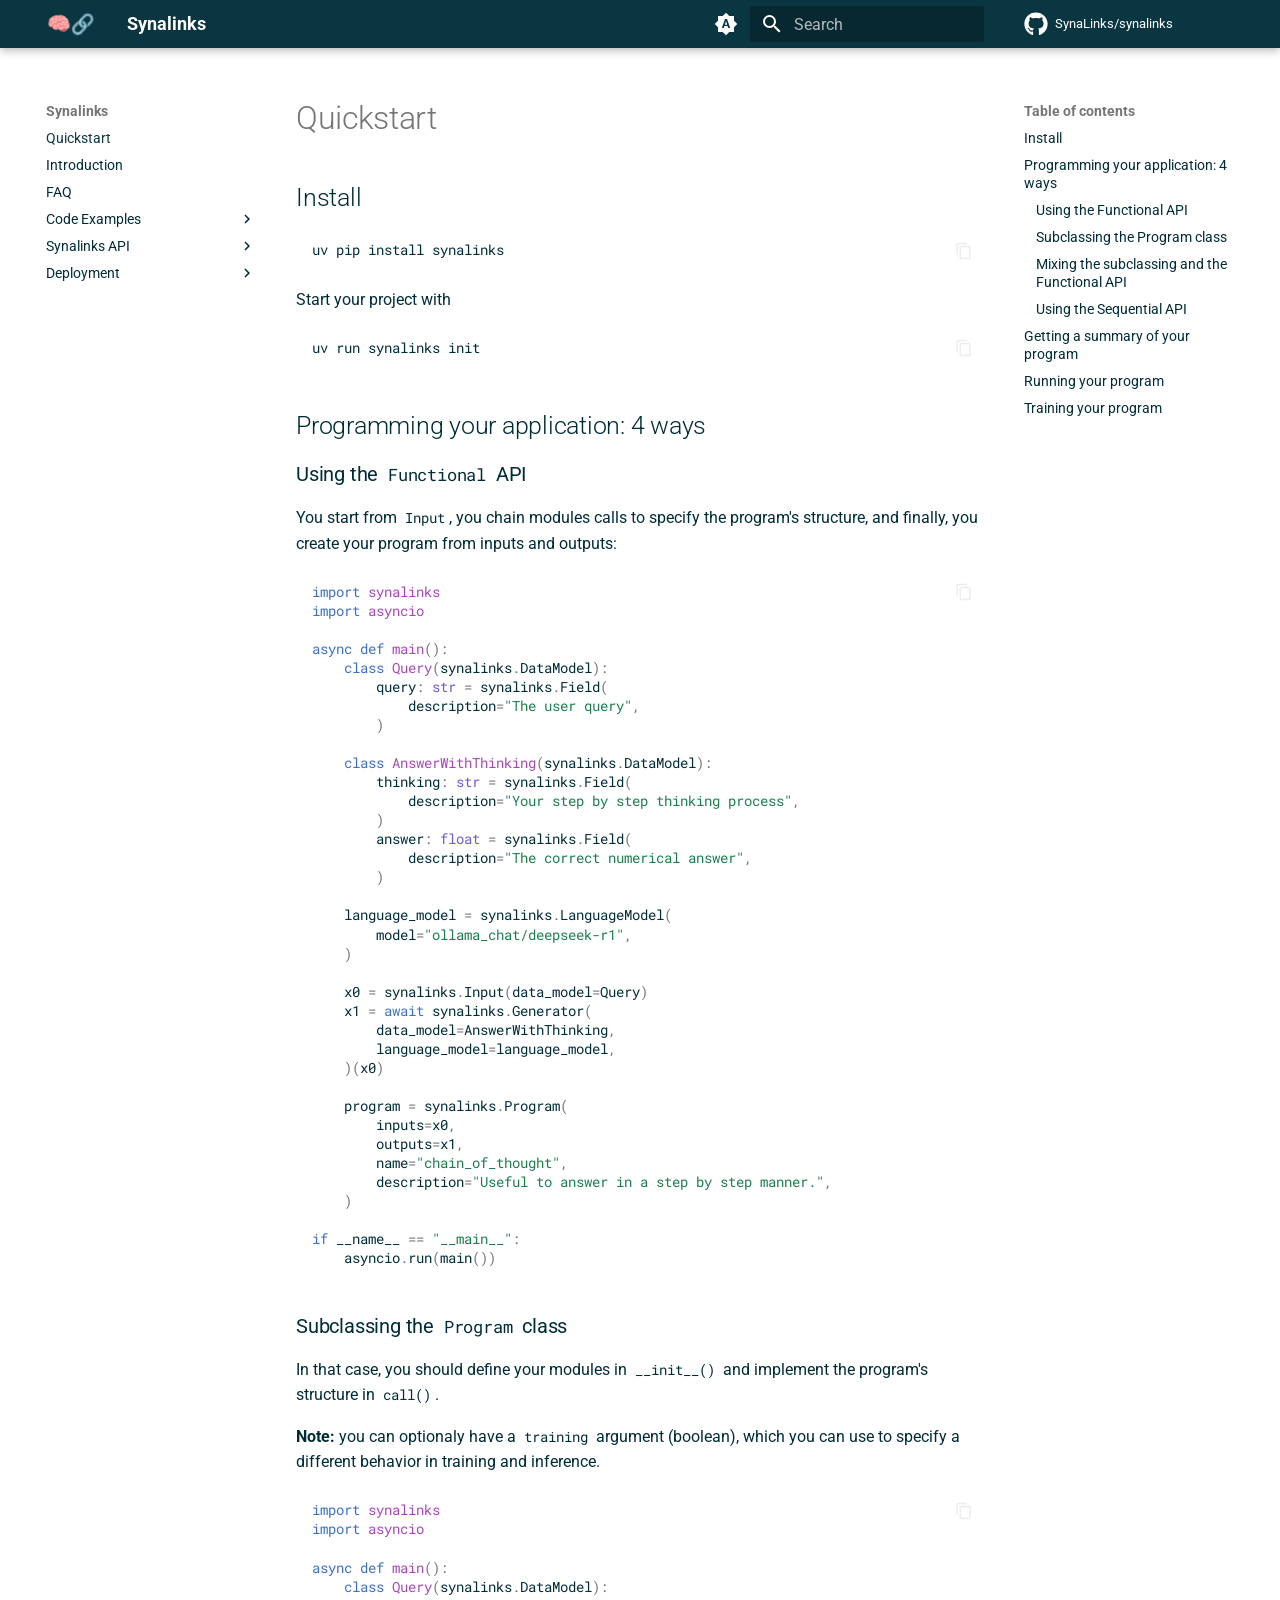
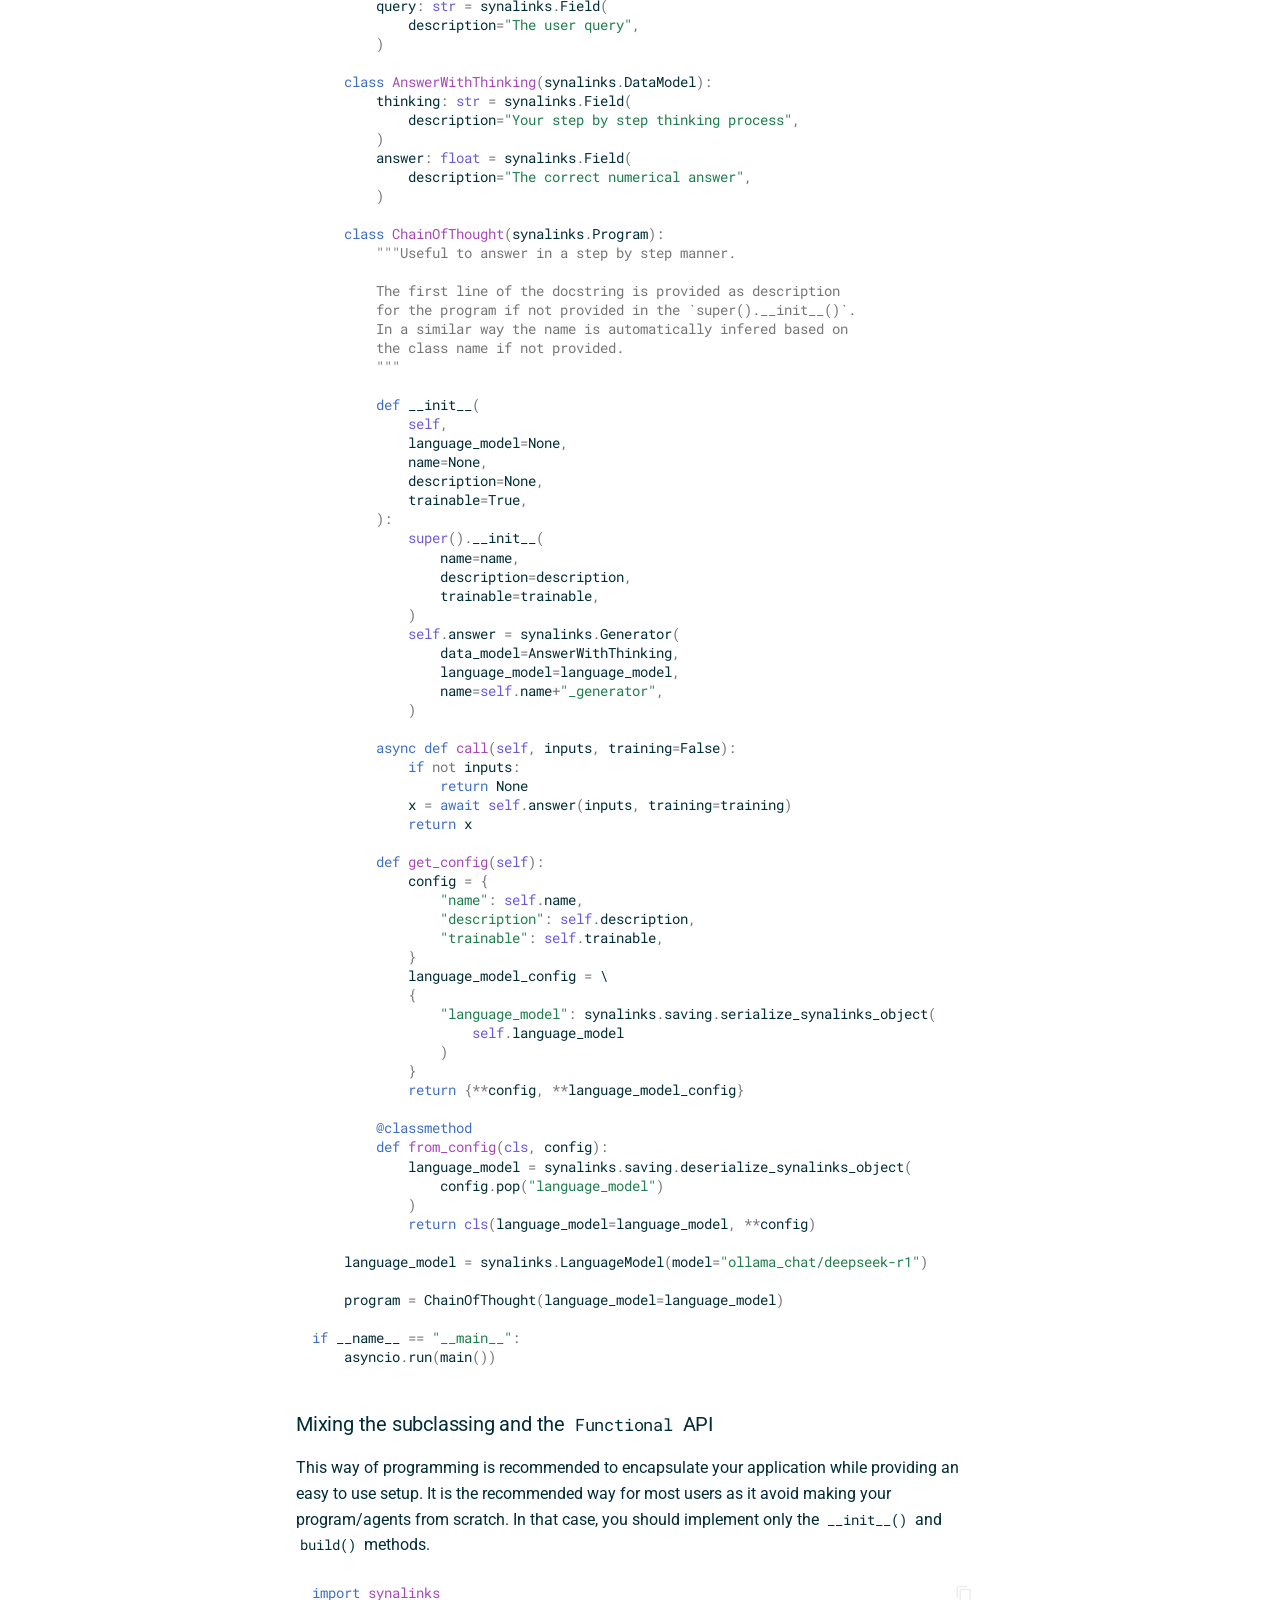
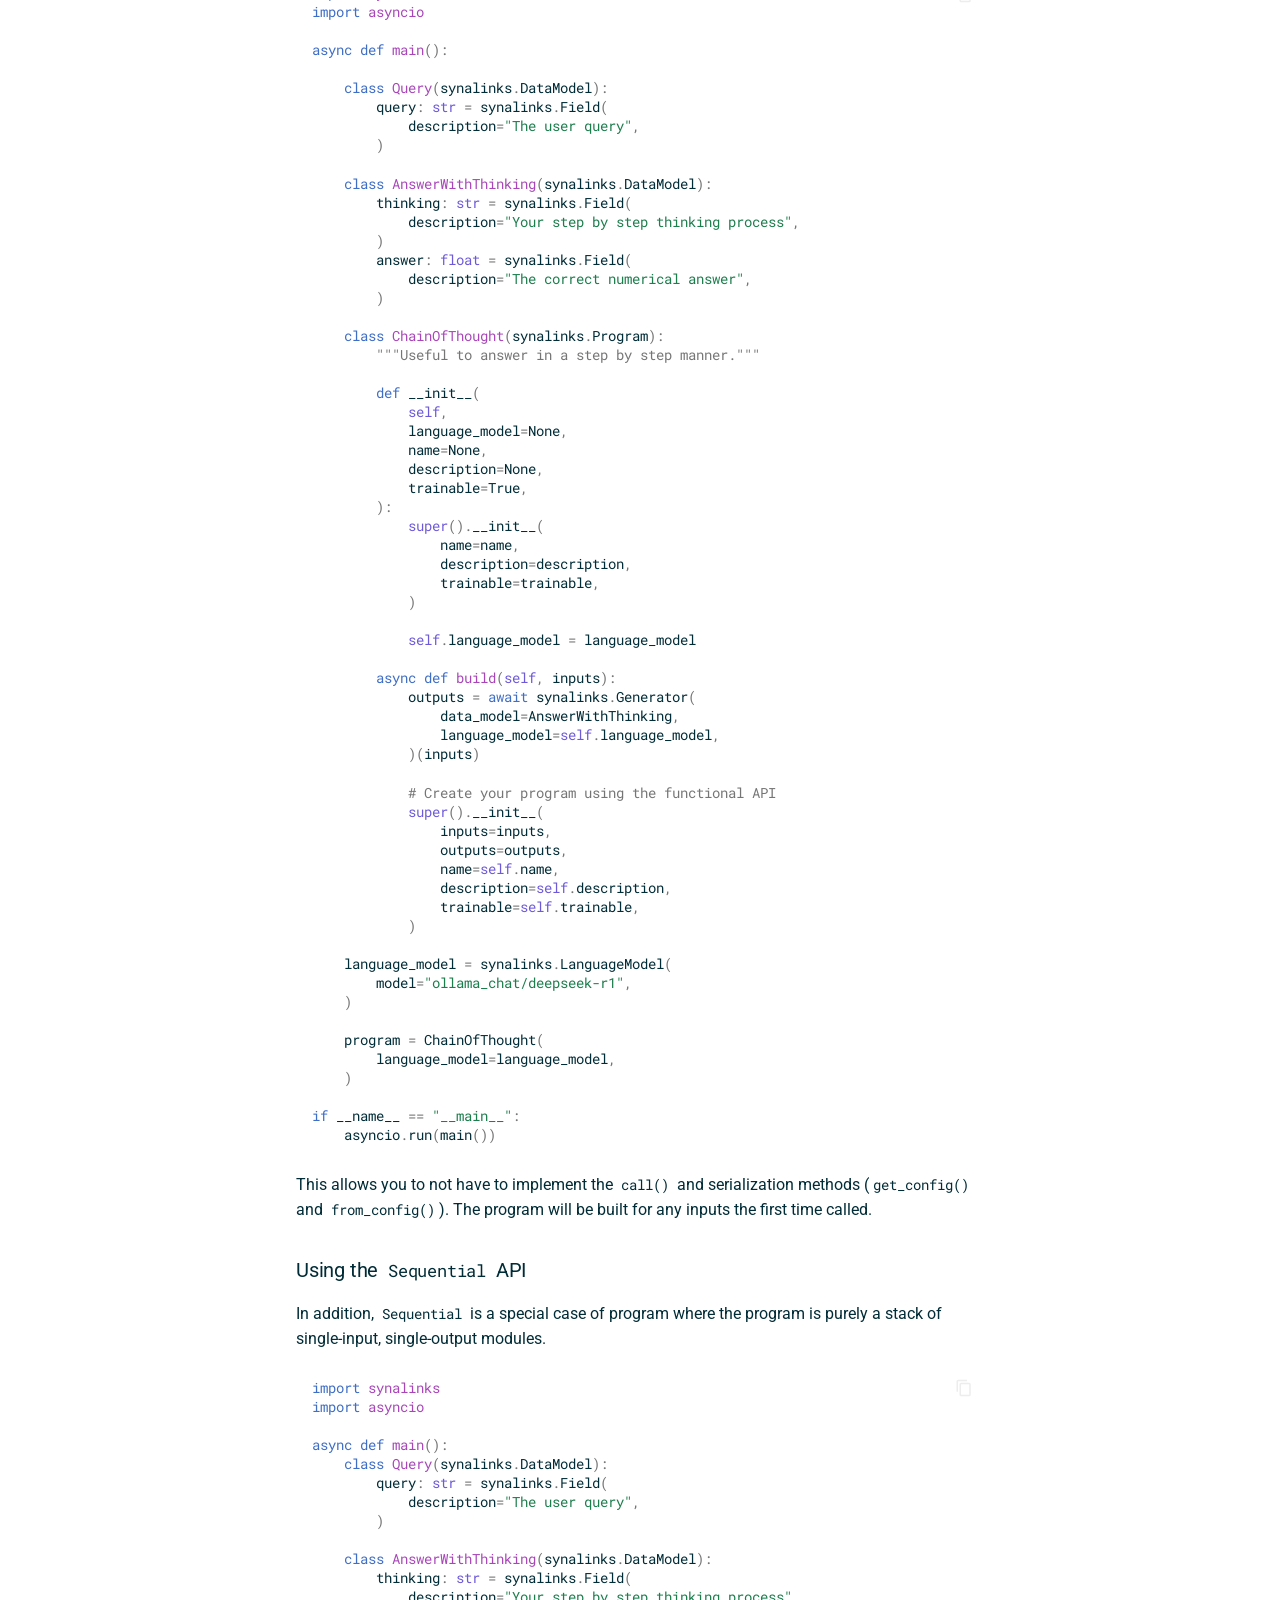
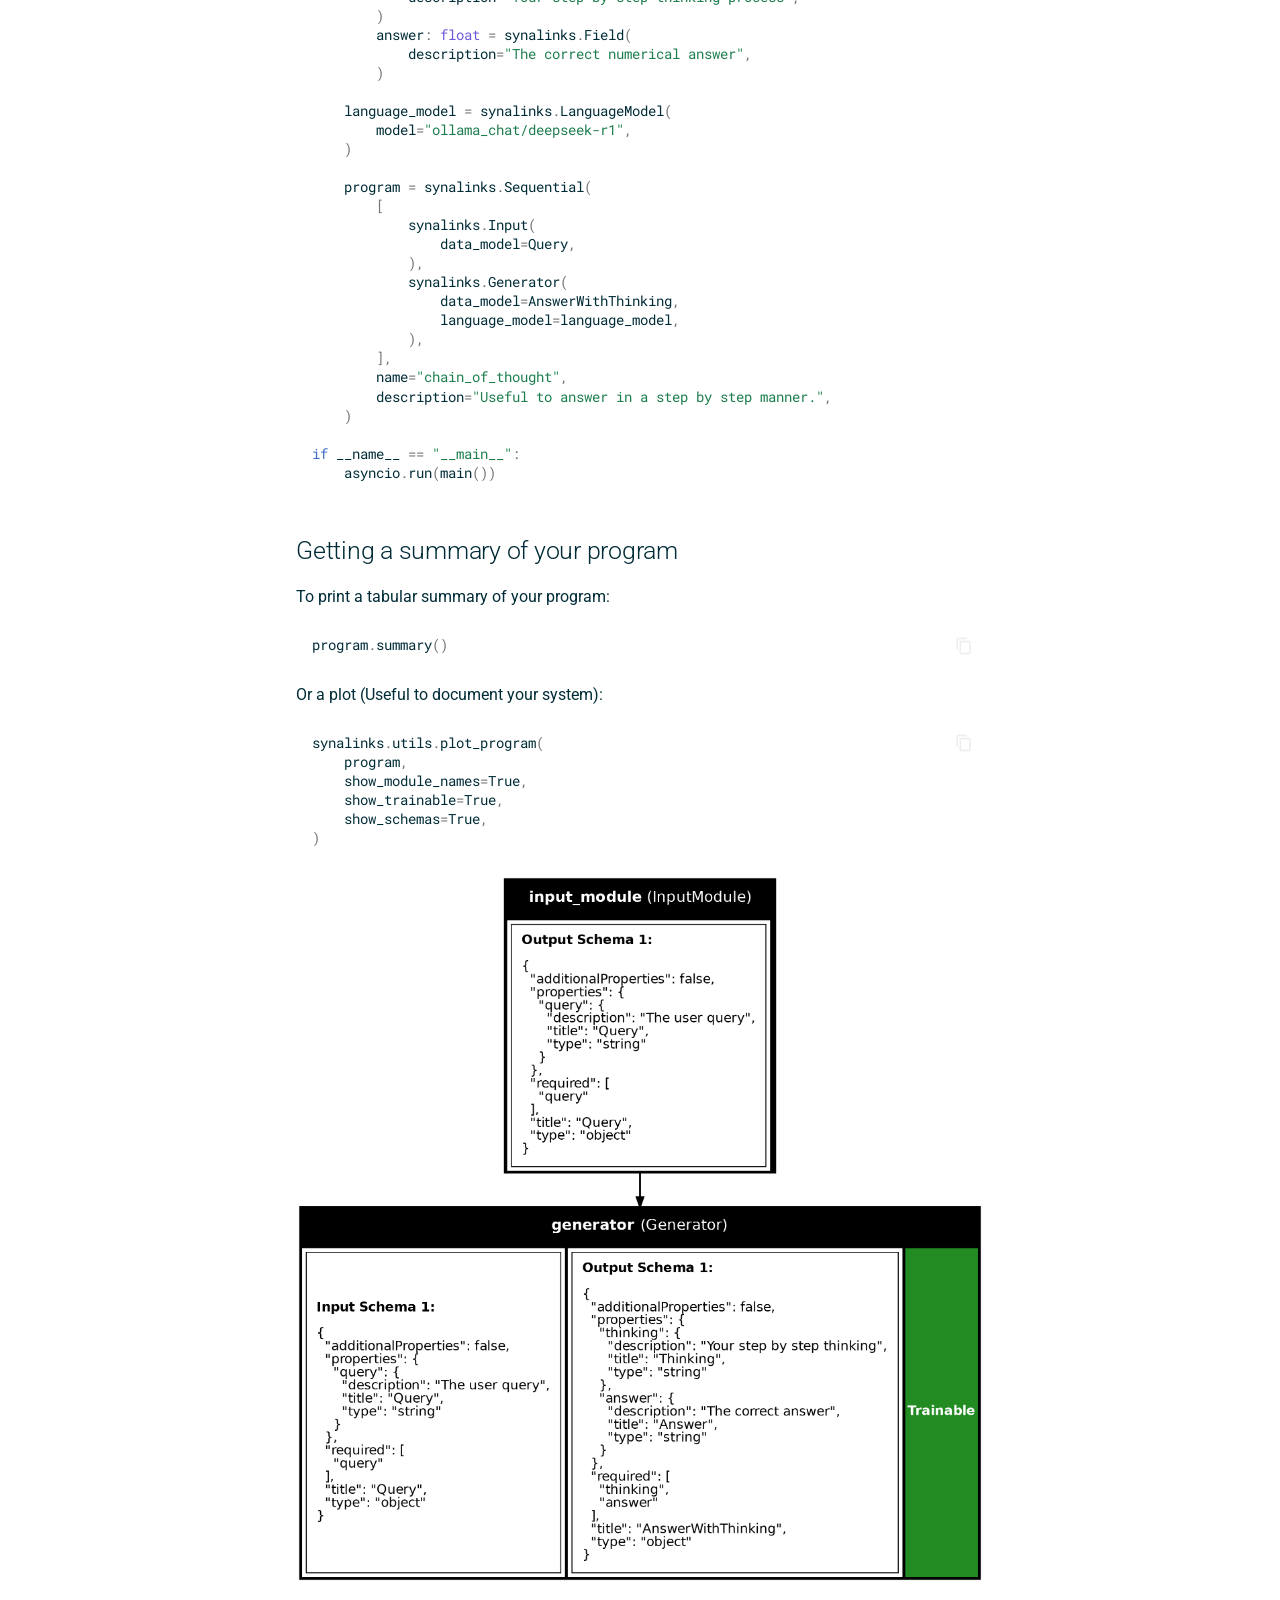
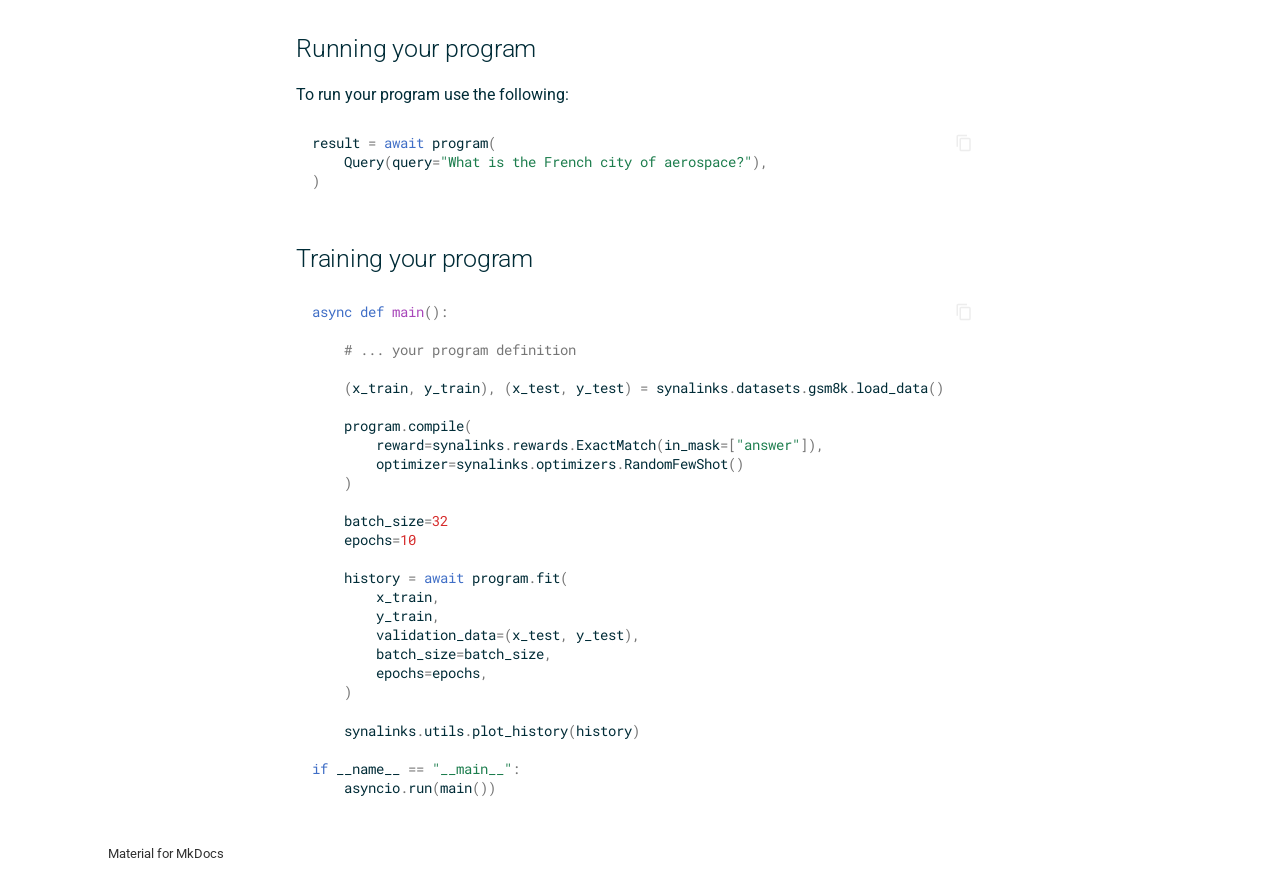
<file: index.html>
<!doctype html>
<html lang="en" class="no-js">
  <head>
    
      <meta charset="utf-8">
      <meta name="viewport" content="width=device-width,initial-scale=1">
      
      
      
        <link rel="canonical" href="https://synalinks.github.io/synalinks/">
      
      
      
        <link rel="next" href="Introduction/">
      
      
      <link rel="icon" href="assets/synalinks_favicon.png">
      <meta name="generator" content="mkdocs-1.6.1, mkdocs-material-9.6.14">
    
    
      
        <title>Synalinks</title>
      
    
    
      <link rel="stylesheet" href="assets/stylesheets/main.342714a4.min.css">
      
        
        <link rel="stylesheet" href="assets/stylesheets/palette.06af60db.min.css">
      
      


    
    
      
    
    
      
        
        
        <link rel="preconnect" href="https://fonts.gstatic.com" crossorigin>
        <link rel="stylesheet" href="https://fonts.googleapis.com/css?family=Roboto:300,300i,400,400i,700,700i%7CRoboto+Mono:400,400i,700,700i&display=fallback">
        <style>:root{--md-text-font:"Roboto";--md-code-font:"Roboto Mono"}</style>
      
    
    
      <link rel="stylesheet" href="assets/_mkdocstrings.css">
    
      <link rel="stylesheet" href="stylesheets/extra.css">
    
    <script>__md_scope=new URL(".",location),__md_hash=e=>[...e].reduce(((e,_)=>(e<<5)-e+_.charCodeAt(0)),0),__md_get=(e,_=localStorage,t=__md_scope)=>JSON.parse(_.getItem(t.pathname+"."+e)),__md_set=(e,_,t=localStorage,a=__md_scope)=>{try{t.setItem(a.pathname+"."+e,JSON.stringify(_))}catch(e){}}</script>
    
      

    
    
    
   <link href="assets/stylesheets/glightbox.min.css" rel="stylesheet"/><style>
    html.glightbox-open { overflow: initial; height: 100%; }
    .gslide-title { margin-top: 0px; user-select: text; }
    .gslide-desc { color: #666; user-select: text; }
    .gslide-image img { background: white; }
    .gscrollbar-fixer { padding-right: 15px; }
    .gdesc-inner { font-size: 0.75rem; }
    body[data-md-color-scheme="slate"] .gdesc-inner { background: var(--md-default-bg-color);}
    body[data-md-color-scheme="slate"] .gslide-title { color: var(--md-default-fg-color);}
    body[data-md-color-scheme="slate"] .gslide-desc { color: var(--md-default-fg-color);}</style> <script src="assets/javascripts/glightbox.min.js"></script></head>
  
  
    
    
      
    
    
    
    
    <body dir="ltr" data-md-color-scheme="default" data-md-color-primary="indigo" data-md-color-accent="indigo">
  
    
    <input class="md-toggle" data-md-toggle="drawer" type="checkbox" id="__drawer" autocomplete="off">
    <input class="md-toggle" data-md-toggle="search" type="checkbox" id="__search" autocomplete="off">
    <label class="md-overlay" for="__drawer"></label>
    <div data-md-component="skip">
      
        
        <a href="#quickstart" class="md-skip">
          Skip to content
        </a>
      
    </div>
    <div data-md-component="announce">
      
    </div>
    
    
      

  

<header class="md-header md-header--shadow" data-md-component="header">
  <nav class="md-header__inner md-grid" aria-label="Header">
    <a href="." title="Synalinks" class="md-header__button md-logo" aria-label="Synalinks" data-md-component="logo">
      
  <img src="assets/synalinks_logo.png" alt="logo">

    </a>
    <label class="md-header__button md-icon" for="__drawer">
      
      <svg xmlns="http://www.w3.org/2000/svg" viewBox="0 0 24 24"><path d="M3 6h18v2H3zm0 5h18v2H3zm0 5h18v2H3z"/></svg>
    </label>
    <div class="md-header__title" data-md-component="header-title">
      <div class="md-header__ellipsis">
        <div class="md-header__topic">
          <span class="md-ellipsis">
            Synalinks
          </span>
        </div>
        <div class="md-header__topic" data-md-component="header-topic">
          <span class="md-ellipsis">
            
              Quickstart
            
          </span>
        </div>
      </div>
    </div>
    
      
        <form class="md-header__option" data-md-component="palette">
  
    
    
    
    <input class="md-option" data-md-color-media="(prefers-color-scheme)" data-md-color-scheme="default" data-md-color-primary="indigo" data-md-color-accent="indigo"  aria-label="Switch to light mode"  type="radio" name="__palette" id="__palette_0">
    
      <label class="md-header__button md-icon" title="Switch to light mode" for="__palette_1" hidden>
        <svg xmlns="http://www.w3.org/2000/svg" viewBox="0 0 24 24"><path d="m14.3 16-.7-2h-3.2l-.7 2H7.8L11 7h2l3.2 9zM20 8.69V4h-4.69L12 .69 8.69 4H4v4.69L.69 12 4 15.31V20h4.69L12 23.31 15.31 20H20v-4.69L23.31 12zm-9.15 3.96h2.3L12 9z"/></svg>
      </label>
    
  
    
    
    
    <input class="md-option" data-md-color-media="(prefers-color-scheme: light)" data-md-color-scheme="default" data-md-color-primary="indigo" data-md-color-accent="indigo"  aria-label="Switch to dark mode"  type="radio" name="__palette" id="__palette_1">
    
      <label class="md-header__button md-icon" title="Switch to dark mode" for="__palette_2" hidden>
        <svg xmlns="http://www.w3.org/2000/svg" viewBox="0 0 24 24"><path d="M12 8a4 4 0 0 0-4 4 4 4 0 0 0 4 4 4 4 0 0 0 4-4 4 4 0 0 0-4-4m0 10a6 6 0 0 1-6-6 6 6 0 0 1 6-6 6 6 0 0 1 6 6 6 6 0 0 1-6 6m8-9.31V4h-4.69L12 .69 8.69 4H4v4.69L.69 12 4 15.31V20h4.69L12 23.31 15.31 20H20v-4.69L23.31 12z"/></svg>
      </label>
    
  
    
    
    
    <input class="md-option" data-md-color-media="(prefers-color-scheme: dark)" data-md-color-scheme="slate" data-md-color-primary="indigo" data-md-color-accent="indigo"  aria-label="Switch to system preference"  type="radio" name="__palette" id="__palette_2">
    
      <label class="md-header__button md-icon" title="Switch to system preference" for="__palette_0" hidden>
        <svg xmlns="http://www.w3.org/2000/svg" viewBox="0 0 24 24"><path d="M12 18c-.89 0-1.74-.2-2.5-.55C11.56 16.5 13 14.42 13 12s-1.44-4.5-3.5-5.45C10.26 6.2 11.11 6 12 6a6 6 0 0 1 6 6 6 6 0 0 1-6 6m8-9.31V4h-4.69L12 .69 8.69 4H4v4.69L.69 12 4 15.31V20h4.69L12 23.31 15.31 20H20v-4.69L23.31 12z"/></svg>
      </label>
    
  
</form>
      
    
    
      <script>var palette=__md_get("__palette");if(palette&&palette.color){if("(prefers-color-scheme)"===palette.color.media){var media=matchMedia("(prefers-color-scheme: light)"),input=document.querySelector(media.matches?"[data-md-color-media='(prefers-color-scheme: light)']":"[data-md-color-media='(prefers-color-scheme: dark)']");palette.color.media=input.getAttribute("data-md-color-media"),palette.color.scheme=input.getAttribute("data-md-color-scheme"),palette.color.primary=input.getAttribute("data-md-color-primary"),palette.color.accent=input.getAttribute("data-md-color-accent")}for(var[key,value]of Object.entries(palette.color))document.body.setAttribute("data-md-color-"+key,value)}</script>
    
    
    
      
      
        <label class="md-header__button md-icon" for="__search">
          
          <svg xmlns="http://www.w3.org/2000/svg" viewBox="0 0 24 24"><path d="M9.5 3A6.5 6.5 0 0 1 16 9.5c0 1.61-.59 3.09-1.56 4.23l.27.27h.79l5 5-1.5 1.5-5-5v-.79l-.27-.27A6.52 6.52 0 0 1 9.5 16 6.5 6.5 0 0 1 3 9.5 6.5 6.5 0 0 1 9.5 3m0 2C7 5 5 7 5 9.5S7 14 9.5 14 14 12 14 9.5 12 5 9.5 5"/></svg>
        </label>
        <div class="md-search" data-md-component="search" role="dialog">
  <label class="md-search__overlay" for="__search"></label>
  <div class="md-search__inner" role="search">
    <form class="md-search__form" name="search">
      <input type="text" class="md-search__input" name="query" aria-label="Search" placeholder="Search" autocapitalize="off" autocorrect="off" autocomplete="off" spellcheck="false" data-md-component="search-query" required>
      <label class="md-search__icon md-icon" for="__search">
        
        <svg xmlns="http://www.w3.org/2000/svg" viewBox="0 0 24 24"><path d="M9.5 3A6.5 6.5 0 0 1 16 9.5c0 1.61-.59 3.09-1.56 4.23l.27.27h.79l5 5-1.5 1.5-5-5v-.79l-.27-.27A6.52 6.52 0 0 1 9.5 16 6.5 6.5 0 0 1 3 9.5 6.5 6.5 0 0 1 9.5 3m0 2C7 5 5 7 5 9.5S7 14 9.5 14 14 12 14 9.5 12 5 9.5 5"/></svg>
        
        <svg xmlns="http://www.w3.org/2000/svg" viewBox="0 0 24 24"><path d="M20 11v2H8l5.5 5.5-1.42 1.42L4.16 12l7.92-7.92L13.5 5.5 8 11z"/></svg>
      </label>
      <nav class="md-search__options" aria-label="Search">
        
        <button type="reset" class="md-search__icon md-icon" title="Clear" aria-label="Clear" tabindex="-1">
          
          <svg xmlns="http://www.w3.org/2000/svg" viewBox="0 0 24 24"><path d="M19 6.41 17.59 5 12 10.59 6.41 5 5 6.41 10.59 12 5 17.59 6.41 19 12 13.41 17.59 19 19 17.59 13.41 12z"/></svg>
        </button>
      </nav>
      
    </form>
    <div class="md-search__output">
      <div class="md-search__scrollwrap" tabindex="0" data-md-scrollfix>
        <div class="md-search-result" data-md-component="search-result">
          <div class="md-search-result__meta">
            Initializing search
          </div>
          <ol class="md-search-result__list" role="presentation"></ol>
        </div>
      </div>
    </div>
  </div>
</div>
      
    
    
      <div class="md-header__source">
        <a href="https://github.com/SynaLinks/synalinks" title="Go to repository" class="md-source" data-md-component="source">
  <div class="md-source__icon md-icon">
    
    <svg xmlns="http://www.w3.org/2000/svg" viewBox="0 0 496 512"><!--! Font Awesome Free 6.7.2 by @fontawesome - https://fontawesome.com License - https://fontawesome.com/license/free (Icons: CC BY 4.0, Fonts: SIL OFL 1.1, Code: MIT License) Copyright 2024 Fonticons, Inc.--><path d="M165.9 397.4c0 2-2.3 3.6-5.2 3.6-3.3.3-5.6-1.3-5.6-3.6 0-2 2.3-3.6 5.2-3.6 3-.3 5.6 1.3 5.6 3.6m-31.1-4.5c-.7 2 1.3 4.3 4.3 4.9 2.6 1 5.6 0 6.2-2s-1.3-4.3-4.3-5.2c-2.6-.7-5.5.3-6.2 2.3m44.2-1.7c-2.9.7-4.9 2.6-4.6 4.9.3 2 2.9 3.3 5.9 2.6 2.9-.7 4.9-2.6 4.6-4.6-.3-1.9-3-3.2-5.9-2.9M244.8 8C106.1 8 0 113.3 0 252c0 110.9 69.8 205.8 169.5 239.2 12.8 2.3 17.3-5.6 17.3-12.1 0-6.2-.3-40.4-.3-61.4 0 0-70 15-84.7-29.8 0 0-11.4-29.1-27.8-36.6 0 0-22.9-15.7 1.6-15.4 0 0 24.9 2 38.6 25.8 21.9 38.6 58.6 27.5 72.9 20.9 2.3-16 8.8-27.1 16-33.7-55.9-6.2-112.3-14.3-112.3-110.5 0-27.5 7.6-41.3 23.6-58.9-2.6-6.5-11.1-33.3 2.6-67.9 20.9-6.5 69 27 69 27 20-5.6 41.5-8.5 62.8-8.5s42.8 2.9 62.8 8.5c0 0 48.1-33.6 69-27 13.7 34.7 5.2 61.4 2.6 67.9 16 17.7 25.8 31.5 25.8 58.9 0 96.5-58.9 104.2-114.8 110.5 9.2 7.9 17 22.9 17 46.4 0 33.7-.3 75.4-.3 83.6 0 6.5 4.6 14.4 17.3 12.1C428.2 457.8 496 362.9 496 252 496 113.3 383.5 8 244.8 8M97.2 352.9c-1.3 1-1 3.3.7 5.2 1.6 1.6 3.9 2.3 5.2 1 1.3-1 1-3.3-.7-5.2-1.6-1.6-3.9-2.3-5.2-1m-10.8-8.1c-.7 1.3.3 2.9 2.3 3.9 1.6 1 3.6.7 4.3-.7.7-1.3-.3-2.9-2.3-3.9-2-.6-3.6-.3-4.3.7m32.4 35.6c-1.6 1.3-1 4.3 1.3 6.2 2.3 2.3 5.2 2.6 6.5 1 1.3-1.3.7-4.3-1.3-6.2-2.2-2.3-5.2-2.6-6.5-1m-11.4-14.7c-1.6 1-1.6 3.6 0 5.9s4.3 3.3 5.6 2.3c1.6-1.3 1.6-3.9 0-6.2-1.4-2.3-4-3.3-5.6-2"/></svg>
  </div>
  <div class="md-source__repository">
    SynaLinks/synalinks
  </div>
</a>
      </div>
    
  </nav>
  
</header>
    
    <div class="md-container" data-md-component="container">
      
      
        
          
        
      
      <main class="md-main" data-md-component="main">
        <div class="md-main__inner md-grid">
          
            
              
              <div class="md-sidebar md-sidebar--primary" data-md-component="sidebar" data-md-type="navigation" >
                <div class="md-sidebar__scrollwrap">
                  <div class="md-sidebar__inner">
                    



<nav class="md-nav md-nav--primary" aria-label="Navigation" data-md-level="0">
  <label class="md-nav__title" for="__drawer">
    <a href="." title="Synalinks" class="md-nav__button md-logo" aria-label="Synalinks" data-md-component="logo">
      
  <img src="assets/synalinks_logo.png" alt="logo">

    </a>
    Synalinks
  </label>
  
    <div class="md-nav__source">
      <a href="https://github.com/SynaLinks/synalinks" title="Go to repository" class="md-source" data-md-component="source">
  <div class="md-source__icon md-icon">
    
    <svg xmlns="http://www.w3.org/2000/svg" viewBox="0 0 496 512"><!--! Font Awesome Free 6.7.2 by @fontawesome - https://fontawesome.com License - https://fontawesome.com/license/free (Icons: CC BY 4.0, Fonts: SIL OFL 1.1, Code: MIT License) Copyright 2024 Fonticons, Inc.--><path d="M165.9 397.4c0 2-2.3 3.6-5.2 3.6-3.3.3-5.6-1.3-5.6-3.6 0-2 2.3-3.6 5.2-3.6 3-.3 5.6 1.3 5.6 3.6m-31.1-4.5c-.7 2 1.3 4.3 4.3 4.9 2.6 1 5.6 0 6.2-2s-1.3-4.3-4.3-5.2c-2.6-.7-5.5.3-6.2 2.3m44.2-1.7c-2.9.7-4.9 2.6-4.6 4.9.3 2 2.9 3.3 5.9 2.6 2.9-.7 4.9-2.6 4.6-4.6-.3-1.9-3-3.2-5.9-2.9M244.8 8C106.1 8 0 113.3 0 252c0 110.9 69.8 205.8 169.5 239.2 12.8 2.3 17.3-5.6 17.3-12.1 0-6.2-.3-40.4-.3-61.4 0 0-70 15-84.7-29.8 0 0-11.4-29.1-27.8-36.6 0 0-22.9-15.7 1.6-15.4 0 0 24.9 2 38.6 25.8 21.9 38.6 58.6 27.5 72.9 20.9 2.3-16 8.8-27.1 16-33.7-55.9-6.2-112.3-14.3-112.3-110.5 0-27.5 7.6-41.3 23.6-58.9-2.6-6.5-11.1-33.3 2.6-67.9 20.9-6.5 69 27 69 27 20-5.6 41.5-8.5 62.8-8.5s42.8 2.9 62.8 8.5c0 0 48.1-33.6 69-27 13.7 34.7 5.2 61.4 2.6 67.9 16 17.7 25.8 31.5 25.8 58.9 0 96.5-58.9 104.2-114.8 110.5 9.2 7.9 17 22.9 17 46.4 0 33.7-.3 75.4-.3 83.6 0 6.5 4.6 14.4 17.3 12.1C428.2 457.8 496 362.9 496 252 496 113.3 383.5 8 244.8 8M97.2 352.9c-1.3 1-1 3.3.7 5.2 1.6 1.6 3.9 2.3 5.2 1 1.3-1 1-3.3-.7-5.2-1.6-1.6-3.9-2.3-5.2-1m-10.8-8.1c-.7 1.3.3 2.9 2.3 3.9 1.6 1 3.6.7 4.3-.7.7-1.3-.3-2.9-2.3-3.9-2-.6-3.6-.3-4.3.7m32.4 35.6c-1.6 1.3-1 4.3 1.3 6.2 2.3 2.3 5.2 2.6 6.5 1 1.3-1.3.7-4.3-1.3-6.2-2.2-2.3-5.2-2.6-6.5-1m-11.4-14.7c-1.6 1-1.6 3.6 0 5.9s4.3 3.3 5.6 2.3c1.6-1.3 1.6-3.9 0-6.2-1.4-2.3-4-3.3-5.6-2"/></svg>
  </div>
  <div class="md-source__repository">
    SynaLinks/synalinks
  </div>
</a>
    </div>
  
  <ul class="md-nav__list" data-md-scrollfix>
    
      
      
  
  
    
  
  
  
    <li class="md-nav__item md-nav__item--active">
      
      <input class="md-nav__toggle md-toggle" type="checkbox" id="__toc">
      
      
        
      
      
        <label class="md-nav__link md-nav__link--active" for="__toc">
          
  
  
  <span class="md-ellipsis">
    Quickstart
    
  </span>
  

          <span class="md-nav__icon md-icon"></span>
        </label>
      
      <a href="." class="md-nav__link md-nav__link--active">
        
  
  
  <span class="md-ellipsis">
    Quickstart
    
  </span>
  

      </a>
      
        

<nav class="md-nav md-nav--secondary" aria-label="Table of contents">
  
  
  
    
  
  
    <label class="md-nav__title" for="__toc">
      <span class="md-nav__icon md-icon"></span>
      Table of contents
    </label>
    <ul class="md-nav__list" data-md-component="toc" data-md-scrollfix>
      
        <li class="md-nav__item">
  <a href="#install" class="md-nav__link">
    <span class="md-ellipsis">
      Install
    </span>
  </a>
  
</li>
      
        <li class="md-nav__item">
  <a href="#programming-your-application-4-ways" class="md-nav__link">
    <span class="md-ellipsis">
      Programming your application: 4 ways
    </span>
  </a>
  
    <nav class="md-nav" aria-label="Programming your application: 4 ways">
      <ul class="md-nav__list">
        
          <li class="md-nav__item">
  <a href="#using-the-functional-api" class="md-nav__link">
    <span class="md-ellipsis">
      Using the Functional API
    </span>
  </a>
  
</li>
        
          <li class="md-nav__item">
  <a href="#subclassing-the-program-class" class="md-nav__link">
    <span class="md-ellipsis">
      Subclassing the Program class
    </span>
  </a>
  
</li>
        
          <li class="md-nav__item">
  <a href="#mixing-the-subclassing-and-the-functional-api" class="md-nav__link">
    <span class="md-ellipsis">
      Mixing the subclassing and the Functional API
    </span>
  </a>
  
</li>
        
          <li class="md-nav__item">
  <a href="#using-the-sequential-api" class="md-nav__link">
    <span class="md-ellipsis">
      Using the Sequential API
    </span>
  </a>
  
</li>
        
      </ul>
    </nav>
  
</li>
      
        <li class="md-nav__item">
  <a href="#getting-a-summary-of-your-program" class="md-nav__link">
    <span class="md-ellipsis">
      Getting a summary of your program
    </span>
  </a>
  
</li>
      
        <li class="md-nav__item">
  <a href="#running-your-program" class="md-nav__link">
    <span class="md-ellipsis">
      Running your program
    </span>
  </a>
  
</li>
      
        <li class="md-nav__item">
  <a href="#training-your-program" class="md-nav__link">
    <span class="md-ellipsis">
      Training your program
    </span>
  </a>
  
</li>
      
    </ul>
  
</nav>
      
    </li>
  

    
      
      
  
  
  
  
    <li class="md-nav__item">
      <a href="Introduction/" class="md-nav__link">
        
  
  
  <span class="md-ellipsis">
    Introduction
    
  </span>
  

      </a>
    </li>
  

    
      
      
  
  
  
  
    <li class="md-nav__item">
      <a href="FAQ/" class="md-nav__link">
        
  
  
  <span class="md-ellipsis">
    FAQ
    
  </span>
  

      </a>
    </li>
  

    
      
      
  
  
  
  
    
    
    
    
    
    <li class="md-nav__item md-nav__item--nested">
      
        
        
        <input class="md-nav__toggle md-toggle " type="checkbox" id="__nav_4" >
        
          
          <label class="md-nav__link" for="__nav_4" id="__nav_4_label" tabindex="0">
            
  
  
  <span class="md-ellipsis">
    Code Examples
    
  </span>
  

            <span class="md-nav__icon md-icon"></span>
          </label>
        
        <nav class="md-nav" data-md-level="1" aria-labelledby="__nav_4_label" aria-expanded="false">
          <label class="md-nav__title" for="__nav_4">
            <span class="md-nav__icon md-icon"></span>
            Code Examples
          </label>
          <ul class="md-nav__list" data-md-scrollfix>
            
              
                
  
  
  
  
    
    
    
    
    
    <li class="md-nav__item md-nav__item--nested">
      
        
        
        <input class="md-nav__toggle md-toggle " type="checkbox" id="__nav_4_1" >
        
          
          <label class="md-nav__link" for="__nav_4_1" id="__nav_4_1_label" tabindex="0">
            
  
  
  <span class="md-ellipsis">
    Basics
    
  </span>
  

            <span class="md-nav__icon md-icon"></span>
          </label>
        
        <nav class="md-nav" data-md-level="2" aria-labelledby="__nav_4_1_label" aria-expanded="false">
          <label class="md-nav__title" for="__nav_4_1">
            <span class="md-nav__icon md-icon"></span>
            Basics
          </label>
          <ul class="md-nav__list" data-md-scrollfix>
            
              
                
  
  
  
  
    <li class="md-nav__item">
      <a href="Code%20Examples/Basics/First%20Steps/" class="md-nav__link">
        
  
  
  <span class="md-ellipsis">
    First Steps
    
  </span>
  

      </a>
    </li>
  

              
            
              
                
  
  
  
  
    <li class="md-nav__item">
      <a href="Code%20Examples/Basics/First%20Programs/" class="md-nav__link">
        
  
  
  <span class="md-ellipsis">
    First Programs
    
  </span>
  

      </a>
    </li>
  

              
            
              
                
  
  
  
  
    <li class="md-nav__item">
      <a href="Code%20Examples/Basics/Control%20Flow/" class="md-nav__link">
        
  
  
  <span class="md-ellipsis">
    Control Flow
    
  </span>
  

      </a>
    </li>
  

              
            
              
                
  
  
  
  
    <li class="md-nav__item">
      <a href="Code%20Examples/Basics/Conversational%20Applications/" class="md-nav__link">
        
  
  
  <span class="md-ellipsis">
    Conversational Applications
    
  </span>
  

      </a>
    </li>
  

              
            
              
                
  
  
  
  
    <li class="md-nav__item">
      <a href="Code%20Examples/Basics/Reward%20Metrics%20And%20Optimizers/" class="md-nav__link">
        
  
  
  <span class="md-ellipsis">
    Rewards, Metrics &amp; Optimizers
    
  </span>
  

      </a>
    </li>
  

              
            
              
                
  
  
  
  
    <li class="md-nav__item">
      <a href="Code%20Examples/Basics/Training%20Programs/" class="md-nav__link">
        
  
  
  <span class="md-ellipsis">
    Training Programs
    
  </span>
  

      </a>
    </li>
  

              
            
          </ul>
        </nav>
      
    </li>
  

              
            
              
                
  
  
  
  
    
    
    
    
    
    <li class="md-nav__item md-nav__item--nested">
      
        
        
        <input class="md-nav__toggle md-toggle " type="checkbox" id="__nav_4_2" >
        
          
          <label class="md-nav__link" for="__nav_4_2" id="__nav_4_2_label" tabindex="0">
            
  
  
  <span class="md-ellipsis">
    Advanced
    
  </span>
  

            <span class="md-nav__icon md-icon"></span>
          </label>
        
        <nav class="md-nav" data-md-level="2" aria-labelledby="__nav_4_2_label" aria-expanded="false">
          <label class="md-nav__title" for="__nav_4_2">
            <span class="md-nav__icon md-icon"></span>
            Advanced
          </label>
          <ul class="md-nav__list" data-md-scrollfix>
            
              
                
  
  
  
  
    <li class="md-nav__item">
      <a href="Code%20Examples/Advanced/Implementing%20Custom%20Modules%20And%20Programs%20Via%20Subclassing/" class="md-nav__link">
        
  
  
  <span class="md-ellipsis">
    Implementing custom modules &amp; programs via subclassing
    
  </span>
  

      </a>
    </li>
  

              
            
              
                
  
  
  
  
    <li class="md-nav__item">
      <a href="Code%20Examples/Advanced/First%20Knowledge%20Graph%20Schema/" class="md-nav__link">
        
  
  
  <span class="md-ellipsis">
    First Knowledge Graph Schema
    
  </span>
  

      </a>
    </li>
  

              
            
              
                
  
  
  
  
    <li class="md-nav__item">
      <a href="Code%20Examples/Advanced/Knowledge%20Extraction/" class="md-nav__link">
        
  
  
  <span class="md-ellipsis">
    Knowledge Extraction
    
  </span>
  

      </a>
    </li>
  

              
            
              
                
  
  
  
  
    <li class="md-nav__item">
      <a href="Code%20Examples/Advanced/Retrieval%20Augmented%20Generation/" class="md-nav__link">
        
  
  
  <span class="md-ellipsis">
    Retrieval Augmented Generation
    
  </span>
  

      </a>
    </li>
  

              
            
          </ul>
        </nav>
      
    </li>
  

              
            
          </ul>
        </nav>
      
    </li>
  

    
      
      
  
  
  
  
    
    
    
    
    
    <li class="md-nav__item md-nav__item--nested">
      
        
        
        <input class="md-nav__toggle md-toggle " type="checkbox" id="__nav_5" >
        
          
          <label class="md-nav__link" for="__nav_5" id="__nav_5_label" tabindex="0">
            
  
  
  <span class="md-ellipsis">
    Synalinks API
    
  </span>
  

            <span class="md-nav__icon md-icon"></span>
          </label>
        
        <nav class="md-nav" data-md-level="1" aria-labelledby="__nav_5_label" aria-expanded="false">
          <label class="md-nav__title" for="__nav_5">
            <span class="md-nav__icon md-icon"></span>
            Synalinks API
          </label>
          <ul class="md-nav__list" data-md-scrollfix>
            
              
                
  
  
  
  
    <li class="md-nav__item">
      <a href="Synalinks%20API/Language%20Models%20API/" class="md-nav__link">
        
  
  
  <span class="md-ellipsis">
    Language Models API
    
  </span>
  

      </a>
    </li>
  

              
            
              
                
  
  
  
  
    <li class="md-nav__item">
      <a href="Synalinks%20API/Embedding%20Models%20API/" class="md-nav__link">
        
  
  
  <span class="md-ellipsis">
    Embedding Models API
    
  </span>
  

      </a>
    </li>
  

              
            
              
                
  
  
  
  
    <li class="md-nav__item">
      <a href="Synalinks%20API/Knowledge%20Bases%20API/" class="md-nav__link">
        
  
  
  <span class="md-ellipsis">
    Knowledge Bases API
    
  </span>
  

      </a>
    </li>
  

              
            
              
                
  
  
  
  
    
    
    
    
    
    <li class="md-nav__item md-nav__item--nested">
      
        
        
        <input class="md-nav__toggle md-toggle " type="checkbox" id="__nav_5_4" >
        
          
          <label class="md-nav__link" for="__nav_5_4" id="__nav_5_4_label" tabindex="0">
            
  
  
  <span class="md-ellipsis">
    Data Models API
    
  </span>
  

            <span class="md-nav__icon md-icon"></span>
          </label>
        
        <nav class="md-nav" data-md-level="2" aria-labelledby="__nav_5_4_label" aria-expanded="false">
          <label class="md-nav__title" for="__nav_5_4">
            <span class="md-nav__icon md-icon"></span>
            Data Models API
          </label>
          <ul class="md-nav__list" data-md-scrollfix>
            
              
                
  
  
  
  
    <li class="md-nav__item">
      <a href="Synalinks%20API/Data%20Models%20API/" class="md-nav__link">
        
  
  
  <span class="md-ellipsis">
    Data Models API
    
  </span>
  

      </a>
    </li>
  

              
            
              
                
  
  
  
  
    <li class="md-nav__item">
      <a href="Synalinks%20API/Data%20Models%20API/The%20DataModel%20class/" class="md-nav__link">
        
  
  
  <span class="md-ellipsis">
    The DataModel class
    
  </span>
  

      </a>
    </li>
  

              
            
              
                
  
  
  
  
    <li class="md-nav__item">
      <a href="Synalinks%20API/Data%20Models%20API/The%20JsonDataModel%20class/" class="md-nav__link">
        
  
  
  <span class="md-ellipsis">
    The JsonDataModel class
    
  </span>
  

      </a>
    </li>
  

              
            
              
                
  
  
  
  
    <li class="md-nav__item">
      <a href="Synalinks%20API/Data%20Models%20API/The%20SymbolicDataModel%20class/" class="md-nav__link">
        
  
  
  <span class="md-ellipsis">
    The SymbolicDataModel class
    
  </span>
  

      </a>
    </li>
  

              
            
              
                
  
  
  
  
    <li class="md-nav__item">
      <a href="Synalinks%20API/Data%20Models%20API/The%20Variable%20class/" class="md-nav__link">
        
  
  
  <span class="md-ellipsis">
    The Variable class
    
  </span>
  

      </a>
    </li>
  

              
            
              
                
  
  
  
  
    <li class="md-nav__item">
      <a href="Synalinks%20API/Data%20Models%20API/The%20Base%20DataModels/" class="md-nav__link">
        
  
  
  <span class="md-ellipsis">
    The Base DataModels
    
  </span>
  

      </a>
    </li>
  

              
            
          </ul>
        </nav>
      
    </li>
  

              
            
              
                
  
  
  
  
    
    
    
    
    
    <li class="md-nav__item md-nav__item--nested">
      
        
        
        <input class="md-nav__toggle md-toggle " type="checkbox" id="__nav_5_5" >
        
          
          <label class="md-nav__link" for="__nav_5_5" id="__nav_5_5_label" tabindex="0">
            
  
  
  <span class="md-ellipsis">
    Programs API
    
  </span>
  

            <span class="md-nav__icon md-icon"></span>
          </label>
        
        <nav class="md-nav" data-md-level="2" aria-labelledby="__nav_5_5_label" aria-expanded="false">
          <label class="md-nav__title" for="__nav_5_5">
            <span class="md-nav__icon md-icon"></span>
            Programs API
          </label>
          <ul class="md-nav__list" data-md-scrollfix>
            
              
                
  
  
  
  
    <li class="md-nav__item">
      <a href="Synalinks%20API/Programs%20API/" class="md-nav__link">
        
  
  
  <span class="md-ellipsis">
    Programs API
    
  </span>
  

      </a>
    </li>
  

              
            
              
                
  
  
  
  
    <li class="md-nav__item">
      <a href="Synalinks%20API/Programs%20API/The%20Program%20class/" class="md-nav__link">
        
  
  
  <span class="md-ellipsis">
    The Program class
    
  </span>
  

      </a>
    </li>
  

              
            
              
                
  
  
  
  
    <li class="md-nav__item">
      <a href="Synalinks%20API/Programs%20API/The%20Sequential%20class/" class="md-nav__link">
        
  
  
  <span class="md-ellipsis">
    The Sequential class
    
  </span>
  

      </a>
    </li>
  

              
            
              
                
  
  
  
  
    <li class="md-nav__item">
      <a href="Synalinks%20API/Programs%20API/Program%20training%20API/" class="md-nav__link">
        
  
  
  <span class="md-ellipsis">
    Program training API
    
  </span>
  

      </a>
    </li>
  

              
            
              
                
  
  
  
  
    
    
    
    
    
    <li class="md-nav__item md-nav__item--nested">
      
        
        
        <input class="md-nav__toggle md-toggle " type="checkbox" id="__nav_5_5_5" >
        
          
          <label class="md-nav__link" for="__nav_5_5_5" id="__nav_5_5_5_label" tabindex="0">
            
  
  
  <span class="md-ellipsis">
    Program Saving API
    
  </span>
  

            <span class="md-nav__icon md-icon"></span>
          </label>
        
        <nav class="md-nav" data-md-level="3" aria-labelledby="__nav_5_5_5_label" aria-expanded="false">
          <label class="md-nav__title" for="__nav_5_5_5">
            <span class="md-nav__icon md-icon"></span>
            Program Saving API
          </label>
          <ul class="md-nav__list" data-md-scrollfix>
            
              
                
  
  
  
  
    <li class="md-nav__item">
      <a href="Synalinks%20API/Programs%20API/Program%20Saving%20API/Program%20saving%20and%20loading/" class="md-nav__link">
        
  
  
  <span class="md-ellipsis">
    Program saving and loading
    
  </span>
  

      </a>
    </li>
  

              
            
              
                
  
  
  
  
    <li class="md-nav__item">
      <a href="Synalinks%20API/Programs%20API/Program%20Saving%20API/Variable%20saving%20and%20loading/" class="md-nav__link">
        
  
  
  <span class="md-ellipsis">
    Variable saving and loading
    
  </span>
  

      </a>
    </li>
  

              
            
          </ul>
        </nav>
      
    </li>
  

              
            
          </ul>
        </nav>
      
    </li>
  

              
            
              
                
  
  
  
  
    
    
    
    
    
    <li class="md-nav__item md-nav__item--nested">
      
        
        
        <input class="md-nav__toggle md-toggle " type="checkbox" id="__nav_5_6" >
        
          
          <label class="md-nav__link" for="__nav_5_6" id="__nav_5_6_label" tabindex="0">
            
  
  
  <span class="md-ellipsis">
    Modules API
    
  </span>
  

            <span class="md-nav__icon md-icon"></span>
          </label>
        
        <nav class="md-nav" data-md-level="2" aria-labelledby="__nav_5_6_label" aria-expanded="false">
          <label class="md-nav__title" for="__nav_5_6">
            <span class="md-nav__icon md-icon"></span>
            Modules API
          </label>
          <ul class="md-nav__list" data-md-scrollfix>
            
              
                
  
  
  
  
    <li class="md-nav__item">
      <a href="Synalinks%20API/Modules%20API/" class="md-nav__link">
        
  
  
  <span class="md-ellipsis">
    Modules API
    
  </span>
  

      </a>
    </li>
  

              
            
              
                
  
  
  
  
    <li class="md-nav__item">
      <a href="Synalinks%20API/Modules%20API/Base%20Module%20class/" class="md-nav__link">
        
  
  
  <span class="md-ellipsis">
    Base Module class
    
  </span>
  

      </a>
    </li>
  

              
            
              
                
  
  
  
  
    
    
    
    
    
    <li class="md-nav__item md-nav__item--nested">
      
        
        
        <input class="md-nav__toggle md-toggle " type="checkbox" id="__nav_5_6_3" >
        
          
          <label class="md-nav__link" for="__nav_5_6_3" id="__nav_5_6_3_label" tabindex="0">
            
  
  
  <span class="md-ellipsis">
    Core Modules
    
  </span>
  

            <span class="md-nav__icon md-icon"></span>
          </label>
        
        <nav class="md-nav" data-md-level="3" aria-labelledby="__nav_5_6_3_label" aria-expanded="false">
          <label class="md-nav__title" for="__nav_5_6_3">
            <span class="md-nav__icon md-icon"></span>
            Core Modules
          </label>
          <ul class="md-nav__list" data-md-scrollfix>
            
              
                
  
  
  
  
    <li class="md-nav__item">
      <a href="Synalinks%20API/Modules%20API/Core%20Modules/" class="md-nav__link">
        
  
  
  <span class="md-ellipsis">
    Core Modules
    
  </span>
  

      </a>
    </li>
  

              
            
              
                
  
  
  
  
    <li class="md-nav__item">
      <a href="Synalinks%20API/Modules%20API/Core%20Modules/Input%20module/" class="md-nav__link">
        
  
  
  <span class="md-ellipsis">
    Input module
    
  </span>
  

      </a>
    </li>
  

              
            
              
                
  
  
  
  
    <li class="md-nav__item">
      <a href="Synalinks%20API/Modules%20API/Core%20Modules/Identity%20module/" class="md-nav__link">
        
  
  
  <span class="md-ellipsis">
    Identity module
    
  </span>
  

      </a>
    </li>
  

              
            
              
                
  
  
  
  
    <li class="md-nav__item">
      <a href="Synalinks%20API/Modules%20API/Core%20Modules/Not%20module/" class="md-nav__link">
        
  
  
  <span class="md-ellipsis">
    Not module
    
  </span>
  

      </a>
    </li>
  

              
            
              
                
  
  
  
  
    <li class="md-nav__item">
      <a href="Synalinks%20API/Modules%20API/Core%20Modules/Generator%20module/" class="md-nav__link">
        
  
  
  <span class="md-ellipsis">
    Generator module
    
  </span>
  

      </a>
    </li>
  

              
            
              
                
  
  
  
  
    <li class="md-nav__item">
      <a href="Synalinks%20API/Modules%20API/Core%20Modules/Decision%20module/" class="md-nav__link">
        
  
  
  <span class="md-ellipsis">
    Decision module
    
  </span>
  

      </a>
    </li>
  

              
            
              
                
  
  
  
  
    <li class="md-nav__item">
      <a href="Synalinks%20API/Modules%20API/Core%20Modules/Action%20module/" class="md-nav__link">
        
  
  
  <span class="md-ellipsis">
    Action module
    
  </span>
  

      </a>
    </li>
  

              
            
              
                
  
  
  
  
    <li class="md-nav__item">
      <a href="Synalinks%20API/Modules%20API/Core%20Modules/Branch%20module/" class="md-nav__link">
        
  
  
  <span class="md-ellipsis">
    Branch module
    
  </span>
  

      </a>
    </li>
  

              
            
          </ul>
        </nav>
      
    </li>
  

              
            
              
                
  
  
  
  
    
    
    
    
    
    <li class="md-nav__item md-nav__item--nested">
      
        
        
        <input class="md-nav__toggle md-toggle " type="checkbox" id="__nav_5_6_4" >
        
          
          <label class="md-nav__link" for="__nav_5_6_4" id="__nav_5_6_4_label" tabindex="0">
            
  
  
  <span class="md-ellipsis">
    Knowledge Modules
    
  </span>
  

            <span class="md-nav__icon md-icon"></span>
          </label>
        
        <nav class="md-nav" data-md-level="3" aria-labelledby="__nav_5_6_4_label" aria-expanded="false">
          <label class="md-nav__title" for="__nav_5_6_4">
            <span class="md-nav__icon md-icon"></span>
            Knowledge Modules
          </label>
          <ul class="md-nav__list" data-md-scrollfix>
            
              
                
  
  
  
  
    <li class="md-nav__item">
      <a href="Synalinks%20API/Modules%20API/Knowledge%20Modules/" class="md-nav__link">
        
  
  
  <span class="md-ellipsis">
    Knowledge Modules
    
  </span>
  

      </a>
    </li>
  

              
            
              
                
  
  
  
  
    <li class="md-nav__item">
      <a href="Synalinks%20API/Modules%20API/Knowledge%20Modules/Embedding%20module/" class="md-nav__link">
        
  
  
  <span class="md-ellipsis">
    Embedding module
    
  </span>
  

      </a>
    </li>
  

              
            
              
                
  
  
  
  
    <li class="md-nav__item">
      <a href="Synalinks%20API/Modules%20API/Knowledge%20Modules/UpdateKnowledge%20module/" class="md-nav__link">
        
  
  
  <span class="md-ellipsis">
    UpdateKnowledge module
    
  </span>
  

      </a>
    </li>
  

              
            
              
                
  
  
  
  
    <li class="md-nav__item">
      <a href="Synalinks%20API/Modules%20API/Knowledge%20Modules/EntityRetriever%20module/" class="md-nav__link">
        
  
  
  <span class="md-ellipsis">
    EntityRetriever module
    
  </span>
  

      </a>
    </li>
  

              
            
              
                
  
  
  
  
    <li class="md-nav__item">
      <a href="Synalinks%20API/Modules%20API/Knowledge%20Modules/KnowledgeRetriever%20module/" class="md-nav__link">
        
  
  
  <span class="md-ellipsis">
    KnowledgeRetriever module
    
  </span>
  

      </a>
    </li>
  

              
            
          </ul>
        </nav>
      
    </li>
  

              
            
              
                
  
  
  
  
    
    
    
    
    
    <li class="md-nav__item md-nav__item--nested">
      
        
        
        <input class="md-nav__toggle md-toggle " type="checkbox" id="__nav_5_6_5" >
        
          
          <label class="md-nav__link" for="__nav_5_6_5" id="__nav_5_6_5_label" tabindex="0">
            
  
  
  <span class="md-ellipsis">
    Merging Modules
    
  </span>
  

            <span class="md-nav__icon md-icon"></span>
          </label>
        
        <nav class="md-nav" data-md-level="3" aria-labelledby="__nav_5_6_5_label" aria-expanded="false">
          <label class="md-nav__title" for="__nav_5_6_5">
            <span class="md-nav__icon md-icon"></span>
            Merging Modules
          </label>
          <ul class="md-nav__list" data-md-scrollfix>
            
              
                
  
  
  
  
    <li class="md-nav__item">
      <a href="Synalinks%20API/Modules%20API/Merging%20Modules/" class="md-nav__link">
        
  
  
  <span class="md-ellipsis">
    Merging Modules
    
  </span>
  

      </a>
    </li>
  

              
            
              
                
  
  
  
  
    <li class="md-nav__item">
      <a href="Synalinks%20API/Modules%20API/Merging%20Modules/Concat%20module/" class="md-nav__link">
        
  
  
  <span class="md-ellipsis">
    Concat module
    
  </span>
  

      </a>
    </li>
  

              
            
              
                
  
  
  
  
    <li class="md-nav__item">
      <a href="Synalinks%20API/Modules%20API/Merging%20Modules/And%20module/" class="md-nav__link">
        
  
  
  <span class="md-ellipsis">
    And module
    
  </span>
  

      </a>
    </li>
  

              
            
              
                
  
  
  
  
    <li class="md-nav__item">
      <a href="Synalinks%20API/Modules%20API/Merging%20Modules/Or%20module/" class="md-nav__link">
        
  
  
  <span class="md-ellipsis">
    Or module
    
  </span>
  

      </a>
    </li>
  

              
            
              
                
  
  
  
  
    <li class="md-nav__item">
      <a href="Synalinks%20API/Modules%20API/Merging%20Modules/Xor%20module/" class="md-nav__link">
        
  
  
  <span class="md-ellipsis">
    Xor module
    
  </span>
  

      </a>
    </li>
  

              
            
          </ul>
        </nav>
      
    </li>
  

              
            
              
                
  
  
  
  
    
    
    
    
    
    <li class="md-nav__item md-nav__item--nested">
      
        
        
        <input class="md-nav__toggle md-toggle " type="checkbox" id="__nav_5_6_6" >
        
          
          <label class="md-nav__link" for="__nav_5_6_6" id="__nav_5_6_6_label" tabindex="0">
            
  
  
  <span class="md-ellipsis">
    Test Time Compute Modules
    
  </span>
  

            <span class="md-nav__icon md-icon"></span>
          </label>
        
        <nav class="md-nav" data-md-level="3" aria-labelledby="__nav_5_6_6_label" aria-expanded="false">
          <label class="md-nav__title" for="__nav_5_6_6">
            <span class="md-nav__icon md-icon"></span>
            Test Time Compute Modules
          </label>
          <ul class="md-nav__list" data-md-scrollfix>
            
              
                
  
  
  
  
    <li class="md-nav__item">
      <a href="Synalinks%20API/Modules%20API/Test%20Time%20Compute%20Modules/" class="md-nav__link">
        
  
  
  <span class="md-ellipsis">
    Test Time Compute Modules
    
  </span>
  

      </a>
    </li>
  

              
            
              
                
  
  
  
  
    <li class="md-nav__item">
      <a href="Synalinks%20API/Modules%20API/Test%20Time%20Compute%20Modules/ChainOfThought%20module/" class="md-nav__link">
        
  
  
  <span class="md-ellipsis">
    ChainOfThought module
    
  </span>
  

      </a>
    </li>
  

              
            
              
                
  
  
  
  
    <li class="md-nav__item">
      <a href="Synalinks%20API/Modules%20API/Test%20Time%20Compute%20Modules/SelfCritique%20module/" class="md-nav__link">
        
  
  
  <span class="md-ellipsis">
    SelfCritique module
    
  </span>
  

      </a>
    </li>
  

              
            
          </ul>
        </nav>
      
    </li>
  

              
            
              
                
  
  
  
  
    
    
    
    
    
    <li class="md-nav__item md-nav__item--nested">
      
        
        
        <input class="md-nav__toggle md-toggle " type="checkbox" id="__nav_5_6_7" >
        
          
          <label class="md-nav__link" for="__nav_5_6_7" id="__nav_5_6_7_label" tabindex="0">
            
  
  
  <span class="md-ellipsis">
    Agents Modules
    
  </span>
  

            <span class="md-nav__icon md-icon"></span>
          </label>
        
        <nav class="md-nav" data-md-level="3" aria-labelledby="__nav_5_6_7_label" aria-expanded="false">
          <label class="md-nav__title" for="__nav_5_6_7">
            <span class="md-nav__icon md-icon"></span>
            Agents Modules
          </label>
          <ul class="md-nav__list" data-md-scrollfix>
            
              
                
  
  
  
  
    <li class="md-nav__item">
      <a href="Synalinks%20API/Modules%20API/Agents%20Modules/" class="md-nav__link">
        
  
  
  <span class="md-ellipsis">
    Agent Modules
    
  </span>
  

      </a>
    </li>
  

              
            
              
                
  
  
  
  
    <li class="md-nav__item">
      <a href="Synalinks%20API/Modules%20API/Agents%20Modules/ReACT%20Agent%20module/" class="md-nav__link">
        
  
  
  <span class="md-ellipsis">
    ReACT Agent module
    
  </span>
  

      </a>
    </li>
  

              
            
          </ul>
        </nav>
      
    </li>
  

              
            
          </ul>
        </nav>
      
    </li>
  

              
            
              
                
  
  
  
  
    
    
    
    
    
    <li class="md-nav__item md-nav__item--nested">
      
        
        
        <input class="md-nav__toggle md-toggle " type="checkbox" id="__nav_5_7" >
        
          
          <label class="md-nav__link" for="__nav_5_7" id="__nav_5_7_label" tabindex="0">
            
  
  
  <span class="md-ellipsis">
    Callbacks API
    
  </span>
  

            <span class="md-nav__icon md-icon"></span>
          </label>
        
        <nav class="md-nav" data-md-level="2" aria-labelledby="__nav_5_7_label" aria-expanded="false">
          <label class="md-nav__title" for="__nav_5_7">
            <span class="md-nav__icon md-icon"></span>
            Callbacks API
          </label>
          <ul class="md-nav__list" data-md-scrollfix>
            
              
                
  
  
  
  
    <li class="md-nav__item">
      <a href="Synalinks%20API/Callbacks%20API/" class="md-nav__link">
        
  
  
  <span class="md-ellipsis">
    Callbacks API
    
  </span>
  

      </a>
    </li>
  

              
            
              
                
  
  
  
  
    <li class="md-nav__item">
      <a href="Synalinks%20API/Callbacks%20API/Base%20Callback%20class/" class="md-nav__link">
        
  
  
  <span class="md-ellipsis">
    Base Callback class
    
  </span>
  

      </a>
    </li>
  

              
            
              
                
  
  
  
  
    <li class="md-nav__item">
      <a href="Synalinks%20API/Callbacks%20API/ProgramCheckpoint/" class="md-nav__link">
        
  
  
  <span class="md-ellipsis">
    ProgramCheckpoint
    
  </span>
  

      </a>
    </li>
  

              
            
              
                
  
  
  
  
    <li class="md-nav__item">
      <a href="Synalinks%20API/Callbacks%20API/CSVLogger/" class="md-nav__link">
        
  
  
  <span class="md-ellipsis">
    CSVLogger
    
  </span>
  

      </a>
    </li>
  

              
            
          </ul>
        </nav>
      
    </li>
  

              
            
              
                
  
  
  
  
    
    
    
    
    
    <li class="md-nav__item md-nav__item--nested">
      
        
        
        <input class="md-nav__toggle md-toggle " type="checkbox" id="__nav_5_8" >
        
          
          <label class="md-nav__link" for="__nav_5_8" id="__nav_5_8_label" tabindex="0">
            
  
  
  <span class="md-ellipsis">
    Ops API
    
  </span>
  

            <span class="md-nav__icon md-icon"></span>
          </label>
        
        <nav class="md-nav" data-md-level="2" aria-labelledby="__nav_5_8_label" aria-expanded="false">
          <label class="md-nav__title" for="__nav_5_8">
            <span class="md-nav__icon md-icon"></span>
            Ops API
          </label>
          <ul class="md-nav__list" data-md-scrollfix>
            
              
                
  
  
  
  
    <li class="md-nav__item">
      <a href="Synalinks%20API/Ops%20API/" class="md-nav__link">
        
  
  
  <span class="md-ellipsis">
    Ops API
    
  </span>
  

      </a>
    </li>
  

              
            
              
                
  
  
  
  
    <li class="md-nav__item">
      <a href="Synalinks%20API/Ops%20API/JSON%20Ops/" class="md-nav__link">
        
  
  
  <span class="md-ellipsis">
    JSON Ops
    
  </span>
  

      </a>
    </li>
  

              
            
              
                
  
  
  
  
    <li class="md-nav__item">
      <a href="Synalinks%20API/Ops%20API/Language%20Models%20Ops/" class="md-nav__link">
        
  
  
  <span class="md-ellipsis">
    Language Models Ops
    
  </span>
  

      </a>
    </li>
  

              
            
              
                
  
  
  
  
    <li class="md-nav__item">
      <a href="Synalinks%20API/Ops%20API/Embedding%20Models%20Ops/" class="md-nav__link">
        
  
  
  <span class="md-ellipsis">
    Embedding Models Ops
    
  </span>
  

      </a>
    </li>
  

              
            
          </ul>
        </nav>
      
    </li>
  

              
            
              
                
  
  
  
  
    
    
    
    
    
    <li class="md-nav__item md-nav__item--nested">
      
        
        
        <input class="md-nav__toggle md-toggle " type="checkbox" id="__nav_5_9" >
        
          
          <label class="md-nav__link" for="__nav_5_9" id="__nav_5_9_label" tabindex="0">
            
  
  
  <span class="md-ellipsis">
    Optimizers API
    
  </span>
  

            <span class="md-nav__icon md-icon"></span>
          </label>
        
        <nav class="md-nav" data-md-level="2" aria-labelledby="__nav_5_9_label" aria-expanded="false">
          <label class="md-nav__title" for="__nav_5_9">
            <span class="md-nav__icon md-icon"></span>
            Optimizers API
          </label>
          <ul class="md-nav__list" data-md-scrollfix>
            
              
                
  
  
  
  
    <li class="md-nav__item">
      <a href="Synalinks%20API/Optimizers%20API/" class="md-nav__link">
        
  
  
  <span class="md-ellipsis">
    Optimizers API
    
  </span>
  

      </a>
    </li>
  

              
            
              
                
  
  
  
  
    <li class="md-nav__item">
      <a href="Synalinks%20API/Optimizers%20API/Base%20Optimizer%20class/" class="md-nav__link">
        
  
  
  <span class="md-ellipsis">
    Base Optimizer class
    
  </span>
  

      </a>
    </li>
  

              
            
              
                
  
  
  
  
    <li class="md-nav__item">
      <a href="Synalinks%20API/Optimizers%20API/RandomFewShot/" class="md-nav__link">
        
  
  
  <span class="md-ellipsis">
    RandomFewShot
    
  </span>
  

      </a>
    </li>
  

              
            
              
                
  
  
  
  
    <li class="md-nav__item">
      <a href="Synalinks%20API/Optimizers%20API/OPRO/" class="md-nav__link">
        
  
  
  <span class="md-ellipsis">
    OPRO
    
  </span>
  

      </a>
    </li>
  

              
            
              
                
  
  
  
  
    <li class="md-nav__item">
      <a href="Synalinks%20API/Optimizers%20API/FewShotOPRO/" class="md-nav__link">
        
  
  
  <span class="md-ellipsis">
    FewShotOPRO
    
  </span>
  

      </a>
    </li>
  

              
            
          </ul>
        </nav>
      
    </li>
  

              
            
              
                
  
  
  
  
    
    
    
    
    
    <li class="md-nav__item md-nav__item--nested">
      
        
        
        <input class="md-nav__toggle md-toggle " type="checkbox" id="__nav_5_10" >
        
          
          <label class="md-nav__link" for="__nav_5_10" id="__nav_5_10_label" tabindex="0">
            
  
  
  <span class="md-ellipsis">
    Metrics
    
  </span>
  

            <span class="md-nav__icon md-icon"></span>
          </label>
        
        <nav class="md-nav" data-md-level="2" aria-labelledby="__nav_5_10_label" aria-expanded="false">
          <label class="md-nav__title" for="__nav_5_10">
            <span class="md-nav__icon md-icon"></span>
            Metrics
          </label>
          <ul class="md-nav__list" data-md-scrollfix>
            
              
                
  
  
  
  
    <li class="md-nav__item">
      <a href="Synalinks%20API/Metrics/" class="md-nav__link">
        
  
  
  <span class="md-ellipsis">
    Metrics
    
  </span>
  

      </a>
    </li>
  

              
            
              
                
  
  
  
  
    <li class="md-nav__item">
      <a href="Synalinks%20API/Metrics/Base%20Metric%20class/" class="md-nav__link">
        
  
  
  <span class="md-ellipsis">
    Base Metric class
    
  </span>
  

      </a>
    </li>
  

              
            
              
                
  
  
  
  
    <li class="md-nav__item">
      <a href="Synalinks%20API/Metrics/Metric%20wrappers%20and%20reduction%20metrics/" class="md-nav__link">
        
  
  
  <span class="md-ellipsis">
    Metric wrappers and reduction metrics
    
  </span>
  

      </a>
    </li>
  

              
            
              
                
  
  
  
  
    <li class="md-nav__item">
      <a href="Synalinks%20API/Metrics/Regression%20metrics/" class="md-nav__link">
        
  
  
  <span class="md-ellipsis">
    Regression metrics
    
  </span>
  

      </a>
    </li>
  

              
            
              
                
  
  
  
  
    <li class="md-nav__item">
      <a href="Synalinks%20API/Metrics/FScore%20metrics/" class="md-nav__link">
        
  
  
  <span class="md-ellipsis">
    FScore metrics
    
  </span>
  

      </a>
    </li>
  

              
            
          </ul>
        </nav>
      
    </li>
  

              
            
              
                
  
  
  
  
    
    
    
    
    
    <li class="md-nav__item md-nav__item--nested">
      
        
        
        <input class="md-nav__toggle md-toggle " type="checkbox" id="__nav_5_11" >
        
          
          <label class="md-nav__link" for="__nav_5_11" id="__nav_5_11_label" tabindex="0">
            
  
  
  <span class="md-ellipsis">
    Rewards
    
  </span>
  

            <span class="md-nav__icon md-icon"></span>
          </label>
        
        <nav class="md-nav" data-md-level="2" aria-labelledby="__nav_5_11_label" aria-expanded="false">
          <label class="md-nav__title" for="__nav_5_11">
            <span class="md-nav__icon md-icon"></span>
            Rewards
          </label>
          <ul class="md-nav__list" data-md-scrollfix>
            
              
                
  
  
  
  
    <li class="md-nav__item">
      <a href="Synalinks%20API/Rewards/" class="md-nav__link">
        
  
  
  <span class="md-ellipsis">
    Rewards
    
  </span>
  

      </a>
    </li>
  

              
            
              
                
  
  
  
  
    <li class="md-nav__item">
      <a href="Synalinks%20API/Rewards/ExactMatch%20reward/" class="md-nav__link">
        
  
  
  <span class="md-ellipsis">
    ExactMatch reward
    
  </span>
  

      </a>
    </li>
  

              
            
              
                
  
  
  
  
    <li class="md-nav__item">
      <a href="Synalinks%20API/Rewards/CosineSimilarity%20reward/" class="md-nav__link">
        
  
  
  <span class="md-ellipsis">
    CosineSimilarity reward
    
  </span>
  

      </a>
    </li>
  

              
            
              
                
  
  
  
  
    <li class="md-nav__item">
      <a href="Synalinks%20API/Rewards/LMAsJudge%20reward/" class="md-nav__link">
        
  
  
  <span class="md-ellipsis">
    LMAsJudge reward
    
  </span>
  

      </a>
    </li>
  

              
            
              
                
  
  
  
  
    <li class="md-nav__item">
      <a href="Synalinks%20API/Rewards/Reward%20wrappers/" class="md-nav__link">
        
  
  
  <span class="md-ellipsis">
    Reward wrappers
    
  </span>
  

      </a>
    </li>
  

              
            
          </ul>
        </nav>
      
    </li>
  

              
            
              
                
  
  
  
  
    
    
    
    
    
    <li class="md-nav__item md-nav__item--nested">
      
        
        
        <input class="md-nav__toggle md-toggle " type="checkbox" id="__nav_5_12" >
        
          
          <label class="md-nav__link" for="__nav_5_12" id="__nav_5_12_label" tabindex="0">
            
  
  
  <span class="md-ellipsis">
    Built-in Datasets
    
  </span>
  

            <span class="md-nav__icon md-icon"></span>
          </label>
        
        <nav class="md-nav" data-md-level="2" aria-labelledby="__nav_5_12_label" aria-expanded="false">
          <label class="md-nav__title" for="__nav_5_12">
            <span class="md-nav__icon md-icon"></span>
            Built-in Datasets
          </label>
          <ul class="md-nav__list" data-md-scrollfix>
            
              
                
  
  
  
  
    <li class="md-nav__item">
      <a href="Synalinks%20API/Built-in%20Datasets/" class="md-nav__link">
        
  
  
  <span class="md-ellipsis">
    Built-in Datasets
    
  </span>
  

      </a>
    </li>
  

              
            
              
                
  
  
  
  
    <li class="md-nav__item">
      <a href="Synalinks%20API/Built-in%20Datasets/GSM8K/" class="md-nav__link">
        
  
  
  <span class="md-ellipsis">
    GSM8K
    
  </span>
  

      </a>
    </li>
  

              
            
              
                
  
  
  
  
    <li class="md-nav__item">
      <a href="Synalinks%20API/Built-in%20Datasets/HotpotQA/" class="md-nav__link">
        
  
  
  <span class="md-ellipsis">
    HotpotQA
    
  </span>
  

      </a>
    </li>
  

              
            
              
                
  
  
  
  
    <li class="md-nav__item">
      <a href="Synalinks%20API/Built-in%20Datasets/ARC-AGI/" class="md-nav__link">
        
  
  
  <span class="md-ellipsis">
    ARC AGI
    
  </span>
  

      </a>
    </li>
  

              
            
          </ul>
        </nav>
      
    </li>
  

              
            
              
                
  
  
  
  
    
    
    
    
    
    <li class="md-nav__item md-nav__item--nested">
      
        
        
        <input class="md-nav__toggle md-toggle " type="checkbox" id="__nav_5_13" >
        
          
          <label class="md-nav__link" for="__nav_5_13" id="__nav_5_13_label" tabindex="0">
            
  
  
  <span class="md-ellipsis">
    Utilities
    
  </span>
  

            <span class="md-nav__icon md-icon"></span>
          </label>
        
        <nav class="md-nav" data-md-level="2" aria-labelledby="__nav_5_13_label" aria-expanded="false">
          <label class="md-nav__title" for="__nav_5_13">
            <span class="md-nav__icon md-icon"></span>
            Utilities
          </label>
          <ul class="md-nav__list" data-md-scrollfix>
            
              
                
  
  
  
  
    <li class="md-nav__item">
      <a href="Synalinks%20API/Utilities/Program%20plotting%20utilities/" class="md-nav__link">
        
  
  
  <span class="md-ellipsis">
    Program plotting utilities
    
  </span>
  

      </a>
    </li>
  

              
            
              
                
  
  
  
  
    <li class="md-nav__item">
      <a href="Synalinks%20API/Utilities/More%20plotting%20utilities/" class="md-nav__link">
        
  
  
  <span class="md-ellipsis">
    More plotting utilities
    
  </span>
  

      </a>
    </li>
  

              
            
              
                
  
  
  
  
    <li class="md-nav__item">
      <a href="Synalinks%20API/Utilities/NLP%20utilities/" class="md-nav__link">
        
  
  
  <span class="md-ellipsis">
    NLP utilities
    
  </span>
  

      </a>
    </li>
  

              
            
          </ul>
        </nav>
      
    </li>
  

              
            
              
                
  
  
  
  
    <li class="md-nav__item">
      <a href="Synalinks%20API/Config/" class="md-nav__link">
        
  
  
  <span class="md-ellipsis">
    Config
    
  </span>
  

      </a>
    </li>
  

              
            
          </ul>
        </nav>
      
    </li>
  

    
      
      
  
  
  
  
    
    
    
    
    
    <li class="md-nav__item md-nav__item--nested">
      
        
        
        <input class="md-nav__toggle md-toggle " type="checkbox" id="__nav_6" >
        
          
          <label class="md-nav__link" for="__nav_6" id="__nav_6_label" tabindex="0">
            
  
  
  <span class="md-ellipsis">
    Deployment
    
  </span>
  

            <span class="md-nav__icon md-icon"></span>
          </label>
        
        <nav class="md-nav" data-md-level="1" aria-labelledby="__nav_6_label" aria-expanded="false">
          <label class="md-nav__title" for="__nav_6">
            <span class="md-nav__icon md-icon"></span>
            Deployment
          </label>
          <ul class="md-nav__list" data-md-scrollfix>
            
              
                
  
  
  
  
    <li class="md-nav__item">
      <a href="Deployment/Building%20a%20REST%20API/" class="md-nav__link">
        
  
  
  <span class="md-ellipsis">
    Building a REST API
    
  </span>
  

      </a>
    </li>
  

              
            
              
                
  
  
  
  
    <li class="md-nav__item">
      <a href="Deployment/Enabling%20LM%20Tracing/" class="md-nav__link">
        
  
  
  <span class="md-ellipsis">
    Enabling LM Tracing with Arize Phoenix
    
  </span>
  

      </a>
    </li>
  

              
            
          </ul>
        </nav>
      
    </li>
  

    
  </ul>
</nav>
                  </div>
                </div>
              </div>
            
            
              
              <div class="md-sidebar md-sidebar--secondary" data-md-component="sidebar" data-md-type="toc" >
                <div class="md-sidebar__scrollwrap">
                  <div class="md-sidebar__inner">
                    

<nav class="md-nav md-nav--secondary" aria-label="Table of contents">
  
  
  
    
  
  
    <label class="md-nav__title" for="__toc">
      <span class="md-nav__icon md-icon"></span>
      Table of contents
    </label>
    <ul class="md-nav__list" data-md-component="toc" data-md-scrollfix>
      
        <li class="md-nav__item">
  <a href="#install" class="md-nav__link">
    <span class="md-ellipsis">
      Install
    </span>
  </a>
  
</li>
      
        <li class="md-nav__item">
  <a href="#programming-your-application-4-ways" class="md-nav__link">
    <span class="md-ellipsis">
      Programming your application: 4 ways
    </span>
  </a>
  
    <nav class="md-nav" aria-label="Programming your application: 4 ways">
      <ul class="md-nav__list">
        
          <li class="md-nav__item">
  <a href="#using-the-functional-api" class="md-nav__link">
    <span class="md-ellipsis">
      Using the Functional API
    </span>
  </a>
  
</li>
        
          <li class="md-nav__item">
  <a href="#subclassing-the-program-class" class="md-nav__link">
    <span class="md-ellipsis">
      Subclassing the Program class
    </span>
  </a>
  
</li>
        
          <li class="md-nav__item">
  <a href="#mixing-the-subclassing-and-the-functional-api" class="md-nav__link">
    <span class="md-ellipsis">
      Mixing the subclassing and the Functional API
    </span>
  </a>
  
</li>
        
          <li class="md-nav__item">
  <a href="#using-the-sequential-api" class="md-nav__link">
    <span class="md-ellipsis">
      Using the Sequential API
    </span>
  </a>
  
</li>
        
      </ul>
    </nav>
  
</li>
      
        <li class="md-nav__item">
  <a href="#getting-a-summary-of-your-program" class="md-nav__link">
    <span class="md-ellipsis">
      Getting a summary of your program
    </span>
  </a>
  
</li>
      
        <li class="md-nav__item">
  <a href="#running-your-program" class="md-nav__link">
    <span class="md-ellipsis">
      Running your program
    </span>
  </a>
  
</li>
      
        <li class="md-nav__item">
  <a href="#training-your-program" class="md-nav__link">
    <span class="md-ellipsis">
      Training your program
    </span>
  </a>
  
</li>
      
    </ul>
  
</nav>
                  </div>
                </div>
              </div>
            
          
          
            <div class="md-content" data-md-component="content">
              <article class="md-content__inner md-typeset">
                
                  


  
  


<h1 id="quickstart">Quickstart</h1>
<h2 id="install">Install</h2>
<div class="highlight"><pre><span></span><code><a id="__codelineno-0-1" name="__codelineno-0-1" href="#__codelineno-0-1"></a>uv<span class="w"> </span>pip<span class="w"> </span>install<span class="w"> </span>synalinks
</code></pre></div>
<p>Start your project with</p>
<div class="highlight"><pre><span></span><code><a id="__codelineno-1-1" name="__codelineno-1-1" href="#__codelineno-1-1"></a>uv<span class="w"> </span>run<span class="w"> </span>synalinks<span class="w"> </span>init
</code></pre></div>
<h2 id="programming-your-application-4-ways">Programming your application: 4 ways</h2>
<h3 id="using-the-functional-api">Using the <code>Functional</code> API</h3>
<p>You start from <code>Input</code>, you chain modules calls to specify the program's structure, 
and finally, you create your program from inputs and outputs:</p>
<div class="highlight"><pre><span></span><code><a id="__codelineno-2-1" name="__codelineno-2-1" href="#__codelineno-2-1"></a><span class="kn">import</span><span class="w"> </span><span class="nn">synalinks</span>
<a id="__codelineno-2-2" name="__codelineno-2-2" href="#__codelineno-2-2"></a><span class="kn">import</span><span class="w"> </span><span class="nn">asyncio</span>
<a id="__codelineno-2-3" name="__codelineno-2-3" href="#__codelineno-2-3"></a>
<a id="__codelineno-2-4" name="__codelineno-2-4" href="#__codelineno-2-4"></a><span class="k">async</span> <span class="k">def</span><span class="w"> </span><span class="nf">main</span><span class="p">():</span>
<a id="__codelineno-2-5" name="__codelineno-2-5" href="#__codelineno-2-5"></a>    <span class="k">class</span><span class="w"> </span><span class="nc">Query</span><span class="p">(</span><span class="n">synalinks</span><span class="o">.</span><span class="n">DataModel</span><span class="p">):</span>
<a id="__codelineno-2-6" name="__codelineno-2-6" href="#__codelineno-2-6"></a>        <span class="n">query</span><span class="p">:</span> <span class="nb">str</span> <span class="o">=</span> <span class="n">synalinks</span><span class="o">.</span><span class="n">Field</span><span class="p">(</span>
<a id="__codelineno-2-7" name="__codelineno-2-7" href="#__codelineno-2-7"></a>            <span class="n">description</span><span class="o">=</span><span class="s2">&quot;The user query&quot;</span><span class="p">,</span>
<a id="__codelineno-2-8" name="__codelineno-2-8" href="#__codelineno-2-8"></a>        <span class="p">)</span>
<a id="__codelineno-2-9" name="__codelineno-2-9" href="#__codelineno-2-9"></a>
<a id="__codelineno-2-10" name="__codelineno-2-10" href="#__codelineno-2-10"></a>    <span class="k">class</span><span class="w"> </span><span class="nc">AnswerWithThinking</span><span class="p">(</span><span class="n">synalinks</span><span class="o">.</span><span class="n">DataModel</span><span class="p">):</span>
<a id="__codelineno-2-11" name="__codelineno-2-11" href="#__codelineno-2-11"></a>        <span class="n">thinking</span><span class="p">:</span> <span class="nb">str</span> <span class="o">=</span> <span class="n">synalinks</span><span class="o">.</span><span class="n">Field</span><span class="p">(</span>
<a id="__codelineno-2-12" name="__codelineno-2-12" href="#__codelineno-2-12"></a>            <span class="n">description</span><span class="o">=</span><span class="s2">&quot;Your step by step thinking process&quot;</span><span class="p">,</span>
<a id="__codelineno-2-13" name="__codelineno-2-13" href="#__codelineno-2-13"></a>        <span class="p">)</span>
<a id="__codelineno-2-14" name="__codelineno-2-14" href="#__codelineno-2-14"></a>        <span class="n">answer</span><span class="p">:</span> <span class="nb">float</span> <span class="o">=</span> <span class="n">synalinks</span><span class="o">.</span><span class="n">Field</span><span class="p">(</span>
<a id="__codelineno-2-15" name="__codelineno-2-15" href="#__codelineno-2-15"></a>            <span class="n">description</span><span class="o">=</span><span class="s2">&quot;The correct numerical answer&quot;</span><span class="p">,</span>
<a id="__codelineno-2-16" name="__codelineno-2-16" href="#__codelineno-2-16"></a>        <span class="p">)</span>
<a id="__codelineno-2-17" name="__codelineno-2-17" href="#__codelineno-2-17"></a>
<a id="__codelineno-2-18" name="__codelineno-2-18" href="#__codelineno-2-18"></a>    <span class="n">language_model</span> <span class="o">=</span> <span class="n">synalinks</span><span class="o">.</span><span class="n">LanguageModel</span><span class="p">(</span>
<a id="__codelineno-2-19" name="__codelineno-2-19" href="#__codelineno-2-19"></a>        <span class="n">model</span><span class="o">=</span><span class="s2">&quot;ollama_chat/deepseek-r1&quot;</span><span class="p">,</span>
<a id="__codelineno-2-20" name="__codelineno-2-20" href="#__codelineno-2-20"></a>    <span class="p">)</span>
<a id="__codelineno-2-21" name="__codelineno-2-21" href="#__codelineno-2-21"></a>
<a id="__codelineno-2-22" name="__codelineno-2-22" href="#__codelineno-2-22"></a>    <span class="n">x0</span> <span class="o">=</span> <span class="n">synalinks</span><span class="o">.</span><span class="n">Input</span><span class="p">(</span><span class="n">data_model</span><span class="o">=</span><span class="n">Query</span><span class="p">)</span>
<a id="__codelineno-2-23" name="__codelineno-2-23" href="#__codelineno-2-23"></a>    <span class="n">x1</span> <span class="o">=</span> <span class="k">await</span> <span class="n">synalinks</span><span class="o">.</span><span class="n">Generator</span><span class="p">(</span>
<a id="__codelineno-2-24" name="__codelineno-2-24" href="#__codelineno-2-24"></a>        <span class="n">data_model</span><span class="o">=</span><span class="n">AnswerWithThinking</span><span class="p">,</span>
<a id="__codelineno-2-25" name="__codelineno-2-25" href="#__codelineno-2-25"></a>        <span class="n">language_model</span><span class="o">=</span><span class="n">language_model</span><span class="p">,</span>
<a id="__codelineno-2-26" name="__codelineno-2-26" href="#__codelineno-2-26"></a>    <span class="p">)(</span><span class="n">x0</span><span class="p">)</span>
<a id="__codelineno-2-27" name="__codelineno-2-27" href="#__codelineno-2-27"></a>
<a id="__codelineno-2-28" name="__codelineno-2-28" href="#__codelineno-2-28"></a>    <span class="n">program</span> <span class="o">=</span> <span class="n">synalinks</span><span class="o">.</span><span class="n">Program</span><span class="p">(</span>
<a id="__codelineno-2-29" name="__codelineno-2-29" href="#__codelineno-2-29"></a>        <span class="n">inputs</span><span class="o">=</span><span class="n">x0</span><span class="p">,</span>
<a id="__codelineno-2-30" name="__codelineno-2-30" href="#__codelineno-2-30"></a>        <span class="n">outputs</span><span class="o">=</span><span class="n">x1</span><span class="p">,</span>
<a id="__codelineno-2-31" name="__codelineno-2-31" href="#__codelineno-2-31"></a>        <span class="n">name</span><span class="o">=</span><span class="s2">&quot;chain_of_thought&quot;</span><span class="p">,</span>
<a id="__codelineno-2-32" name="__codelineno-2-32" href="#__codelineno-2-32"></a>        <span class="n">description</span><span class="o">=</span><span class="s2">&quot;Useful to answer in a step by step manner.&quot;</span><span class="p">,</span>
<a id="__codelineno-2-33" name="__codelineno-2-33" href="#__codelineno-2-33"></a>    <span class="p">)</span>
<a id="__codelineno-2-34" name="__codelineno-2-34" href="#__codelineno-2-34"></a>
<a id="__codelineno-2-35" name="__codelineno-2-35" href="#__codelineno-2-35"></a><span class="k">if</span> <span class="vm">__name__</span> <span class="o">==</span> <span class="s2">&quot;__main__&quot;</span><span class="p">:</span>
<a id="__codelineno-2-36" name="__codelineno-2-36" href="#__codelineno-2-36"></a>    <span class="n">asyncio</span><span class="o">.</span><span class="n">run</span><span class="p">(</span><span class="n">main</span><span class="p">())</span>
</code></pre></div>
<h3 id="subclassing-the-program-class">Subclassing the <code>Program</code> class</h3>
<p>In that case, you should define your modules in <code>__init__()</code> and implement the program's structure in <code>call()</code>.</p>
<p><strong>Note:</strong> you can optionaly have a <code>training</code> argument (boolean), which you can use to specify a different behavior in training and inference.</p>
<div class="highlight"><pre><span></span><code><a id="__codelineno-3-1" name="__codelineno-3-1" href="#__codelineno-3-1"></a><span class="kn">import</span><span class="w"> </span><span class="nn">synalinks</span>
<a id="__codelineno-3-2" name="__codelineno-3-2" href="#__codelineno-3-2"></a><span class="kn">import</span><span class="w"> </span><span class="nn">asyncio</span>
<a id="__codelineno-3-3" name="__codelineno-3-3" href="#__codelineno-3-3"></a>
<a id="__codelineno-3-4" name="__codelineno-3-4" href="#__codelineno-3-4"></a><span class="k">async</span> <span class="k">def</span><span class="w"> </span><span class="nf">main</span><span class="p">():</span>
<a id="__codelineno-3-5" name="__codelineno-3-5" href="#__codelineno-3-5"></a>    <span class="k">class</span><span class="w"> </span><span class="nc">Query</span><span class="p">(</span><span class="n">synalinks</span><span class="o">.</span><span class="n">DataModel</span><span class="p">):</span>
<a id="__codelineno-3-6" name="__codelineno-3-6" href="#__codelineno-3-6"></a>        <span class="n">query</span><span class="p">:</span> <span class="nb">str</span> <span class="o">=</span> <span class="n">synalinks</span><span class="o">.</span><span class="n">Field</span><span class="p">(</span>
<a id="__codelineno-3-7" name="__codelineno-3-7" href="#__codelineno-3-7"></a>            <span class="n">description</span><span class="o">=</span><span class="s2">&quot;The user query&quot;</span><span class="p">,</span>
<a id="__codelineno-3-8" name="__codelineno-3-8" href="#__codelineno-3-8"></a>        <span class="p">)</span>
<a id="__codelineno-3-9" name="__codelineno-3-9" href="#__codelineno-3-9"></a>
<a id="__codelineno-3-10" name="__codelineno-3-10" href="#__codelineno-3-10"></a>    <span class="k">class</span><span class="w"> </span><span class="nc">AnswerWithThinking</span><span class="p">(</span><span class="n">synalinks</span><span class="o">.</span><span class="n">DataModel</span><span class="p">):</span>
<a id="__codelineno-3-11" name="__codelineno-3-11" href="#__codelineno-3-11"></a>        <span class="n">thinking</span><span class="p">:</span> <span class="nb">str</span> <span class="o">=</span> <span class="n">synalinks</span><span class="o">.</span><span class="n">Field</span><span class="p">(</span>
<a id="__codelineno-3-12" name="__codelineno-3-12" href="#__codelineno-3-12"></a>            <span class="n">description</span><span class="o">=</span><span class="s2">&quot;Your step by step thinking process&quot;</span><span class="p">,</span>
<a id="__codelineno-3-13" name="__codelineno-3-13" href="#__codelineno-3-13"></a>        <span class="p">)</span>
<a id="__codelineno-3-14" name="__codelineno-3-14" href="#__codelineno-3-14"></a>        <span class="n">answer</span><span class="p">:</span> <span class="nb">float</span> <span class="o">=</span> <span class="n">synalinks</span><span class="o">.</span><span class="n">Field</span><span class="p">(</span>
<a id="__codelineno-3-15" name="__codelineno-3-15" href="#__codelineno-3-15"></a>            <span class="n">description</span><span class="o">=</span><span class="s2">&quot;The correct numerical answer&quot;</span><span class="p">,</span>
<a id="__codelineno-3-16" name="__codelineno-3-16" href="#__codelineno-3-16"></a>        <span class="p">)</span>
<a id="__codelineno-3-17" name="__codelineno-3-17" href="#__codelineno-3-17"></a>
<a id="__codelineno-3-18" name="__codelineno-3-18" href="#__codelineno-3-18"></a>    <span class="k">class</span><span class="w"> </span><span class="nc">ChainOfThought</span><span class="p">(</span><span class="n">synalinks</span><span class="o">.</span><span class="n">Program</span><span class="p">):</span>
<a id="__codelineno-3-19" name="__codelineno-3-19" href="#__codelineno-3-19"></a><span class="w">        </span><span class="sd">&quot;&quot;&quot;Useful to answer in a step by step manner.</span>
<a id="__codelineno-3-20" name="__codelineno-3-20" href="#__codelineno-3-20"></a>
<a id="__codelineno-3-21" name="__codelineno-3-21" href="#__codelineno-3-21"></a><span class="sd">        The first line of the docstring is provided as description</span>
<a id="__codelineno-3-22" name="__codelineno-3-22" href="#__codelineno-3-22"></a><span class="sd">        for the program if not provided in the `super().__init__()`.</span>
<a id="__codelineno-3-23" name="__codelineno-3-23" href="#__codelineno-3-23"></a><span class="sd">        In a similar way the name is automatically infered based on</span>
<a id="__codelineno-3-24" name="__codelineno-3-24" href="#__codelineno-3-24"></a><span class="sd">        the class name if not provided.</span>
<a id="__codelineno-3-25" name="__codelineno-3-25" href="#__codelineno-3-25"></a><span class="sd">        &quot;&quot;&quot;</span>
<a id="__codelineno-3-26" name="__codelineno-3-26" href="#__codelineno-3-26"></a>
<a id="__codelineno-3-27" name="__codelineno-3-27" href="#__codelineno-3-27"></a>        <span class="k">def</span><span class="w"> </span><span class="fm">__init__</span><span class="p">(</span>
<a id="__codelineno-3-28" name="__codelineno-3-28" href="#__codelineno-3-28"></a>            <span class="bp">self</span><span class="p">,</span>
<a id="__codelineno-3-29" name="__codelineno-3-29" href="#__codelineno-3-29"></a>            <span class="n">language_model</span><span class="o">=</span><span class="kc">None</span><span class="p">,</span>
<a id="__codelineno-3-30" name="__codelineno-3-30" href="#__codelineno-3-30"></a>            <span class="n">name</span><span class="o">=</span><span class="kc">None</span><span class="p">,</span>
<a id="__codelineno-3-31" name="__codelineno-3-31" href="#__codelineno-3-31"></a>            <span class="n">description</span><span class="o">=</span><span class="kc">None</span><span class="p">,</span>
<a id="__codelineno-3-32" name="__codelineno-3-32" href="#__codelineno-3-32"></a>            <span class="n">trainable</span><span class="o">=</span><span class="kc">True</span><span class="p">,</span>
<a id="__codelineno-3-33" name="__codelineno-3-33" href="#__codelineno-3-33"></a>        <span class="p">):</span>
<a id="__codelineno-3-34" name="__codelineno-3-34" href="#__codelineno-3-34"></a>            <span class="nb">super</span><span class="p">()</span><span class="o">.</span><span class="fm">__init__</span><span class="p">(</span>
<a id="__codelineno-3-35" name="__codelineno-3-35" href="#__codelineno-3-35"></a>                <span class="n">name</span><span class="o">=</span><span class="n">name</span><span class="p">,</span>
<a id="__codelineno-3-36" name="__codelineno-3-36" href="#__codelineno-3-36"></a>                <span class="n">description</span><span class="o">=</span><span class="n">description</span><span class="p">,</span>
<a id="__codelineno-3-37" name="__codelineno-3-37" href="#__codelineno-3-37"></a>                <span class="n">trainable</span><span class="o">=</span><span class="n">trainable</span><span class="p">,</span>
<a id="__codelineno-3-38" name="__codelineno-3-38" href="#__codelineno-3-38"></a>            <span class="p">)</span>
<a id="__codelineno-3-39" name="__codelineno-3-39" href="#__codelineno-3-39"></a>            <span class="bp">self</span><span class="o">.</span><span class="n">answer</span> <span class="o">=</span> <span class="n">synalinks</span><span class="o">.</span><span class="n">Generator</span><span class="p">(</span>
<a id="__codelineno-3-40" name="__codelineno-3-40" href="#__codelineno-3-40"></a>                <span class="n">data_model</span><span class="o">=</span><span class="n">AnswerWithThinking</span><span class="p">,</span>
<a id="__codelineno-3-41" name="__codelineno-3-41" href="#__codelineno-3-41"></a>                <span class="n">language_model</span><span class="o">=</span><span class="n">language_model</span><span class="p">,</span>
<a id="__codelineno-3-42" name="__codelineno-3-42" href="#__codelineno-3-42"></a>                <span class="n">name</span><span class="o">=</span><span class="bp">self</span><span class="o">.</span><span class="n">name</span><span class="o">+</span><span class="s2">&quot;_generator&quot;</span><span class="p">,</span>
<a id="__codelineno-3-43" name="__codelineno-3-43" href="#__codelineno-3-43"></a>            <span class="p">)</span>
<a id="__codelineno-3-44" name="__codelineno-3-44" href="#__codelineno-3-44"></a>
<a id="__codelineno-3-45" name="__codelineno-3-45" href="#__codelineno-3-45"></a>        <span class="k">async</span> <span class="k">def</span><span class="w"> </span><span class="nf">call</span><span class="p">(</span><span class="bp">self</span><span class="p">,</span> <span class="n">inputs</span><span class="p">,</span> <span class="n">training</span><span class="o">=</span><span class="kc">False</span><span class="p">):</span>
<a id="__codelineno-3-46" name="__codelineno-3-46" href="#__codelineno-3-46"></a>            <span class="k">if</span> <span class="ow">not</span> <span class="n">inputs</span><span class="p">:</span>
<a id="__codelineno-3-47" name="__codelineno-3-47" href="#__codelineno-3-47"></a>                <span class="k">return</span> <span class="kc">None</span>
<a id="__codelineno-3-48" name="__codelineno-3-48" href="#__codelineno-3-48"></a>            <span class="n">x</span> <span class="o">=</span> <span class="k">await</span> <span class="bp">self</span><span class="o">.</span><span class="n">answer</span><span class="p">(</span><span class="n">inputs</span><span class="p">,</span> <span class="n">training</span><span class="o">=</span><span class="n">training</span><span class="p">)</span>
<a id="__codelineno-3-49" name="__codelineno-3-49" href="#__codelineno-3-49"></a>            <span class="k">return</span> <span class="n">x</span>
<a id="__codelineno-3-50" name="__codelineno-3-50" href="#__codelineno-3-50"></a>
<a id="__codelineno-3-51" name="__codelineno-3-51" href="#__codelineno-3-51"></a>        <span class="k">def</span><span class="w"> </span><span class="nf">get_config</span><span class="p">(</span><span class="bp">self</span><span class="p">):</span>
<a id="__codelineno-3-52" name="__codelineno-3-52" href="#__codelineno-3-52"></a>            <span class="n">config</span> <span class="o">=</span> <span class="p">{</span>
<a id="__codelineno-3-53" name="__codelineno-3-53" href="#__codelineno-3-53"></a>                <span class="s2">&quot;name&quot;</span><span class="p">:</span> <span class="bp">self</span><span class="o">.</span><span class="n">name</span><span class="p">,</span>
<a id="__codelineno-3-54" name="__codelineno-3-54" href="#__codelineno-3-54"></a>                <span class="s2">&quot;description&quot;</span><span class="p">:</span> <span class="bp">self</span><span class="o">.</span><span class="n">description</span><span class="p">,</span>
<a id="__codelineno-3-55" name="__codelineno-3-55" href="#__codelineno-3-55"></a>                <span class="s2">&quot;trainable&quot;</span><span class="p">:</span> <span class="bp">self</span><span class="o">.</span><span class="n">trainable</span><span class="p">,</span>
<a id="__codelineno-3-56" name="__codelineno-3-56" href="#__codelineno-3-56"></a>            <span class="p">}</span>
<a id="__codelineno-3-57" name="__codelineno-3-57" href="#__codelineno-3-57"></a>            <span class="n">language_model_config</span> <span class="o">=</span> \
<a id="__codelineno-3-58" name="__codelineno-3-58" href="#__codelineno-3-58"></a>            <span class="p">{</span>
<a id="__codelineno-3-59" name="__codelineno-3-59" href="#__codelineno-3-59"></a>                <span class="s2">&quot;language_model&quot;</span><span class="p">:</span> <span class="n">synalinks</span><span class="o">.</span><span class="n">saving</span><span class="o">.</span><span class="n">serialize_synalinks_object</span><span class="p">(</span>
<a id="__codelineno-3-60" name="__codelineno-3-60" href="#__codelineno-3-60"></a>                    <span class="bp">self</span><span class="o">.</span><span class="n">language_model</span>
<a id="__codelineno-3-61" name="__codelineno-3-61" href="#__codelineno-3-61"></a>                <span class="p">)</span>
<a id="__codelineno-3-62" name="__codelineno-3-62" href="#__codelineno-3-62"></a>            <span class="p">}</span>
<a id="__codelineno-3-63" name="__codelineno-3-63" href="#__codelineno-3-63"></a>            <span class="k">return</span> <span class="p">{</span><span class="o">**</span><span class="n">config</span><span class="p">,</span> <span class="o">**</span><span class="n">language_model_config</span><span class="p">}</span>
<a id="__codelineno-3-64" name="__codelineno-3-64" href="#__codelineno-3-64"></a>
<a id="__codelineno-3-65" name="__codelineno-3-65" href="#__codelineno-3-65"></a>        <span class="nd">@classmethod</span>
<a id="__codelineno-3-66" name="__codelineno-3-66" href="#__codelineno-3-66"></a>        <span class="k">def</span><span class="w"> </span><span class="nf">from_config</span><span class="p">(</span><span class="bp">cls</span><span class="p">,</span> <span class="n">config</span><span class="p">):</span>
<a id="__codelineno-3-67" name="__codelineno-3-67" href="#__codelineno-3-67"></a>            <span class="n">language_model</span> <span class="o">=</span> <span class="n">synalinks</span><span class="o">.</span><span class="n">saving</span><span class="o">.</span><span class="n">deserialize_synalinks_object</span><span class="p">(</span>
<a id="__codelineno-3-68" name="__codelineno-3-68" href="#__codelineno-3-68"></a>                <span class="n">config</span><span class="o">.</span><span class="n">pop</span><span class="p">(</span><span class="s2">&quot;language_model&quot;</span><span class="p">)</span>
<a id="__codelineno-3-69" name="__codelineno-3-69" href="#__codelineno-3-69"></a>            <span class="p">)</span>
<a id="__codelineno-3-70" name="__codelineno-3-70" href="#__codelineno-3-70"></a>            <span class="k">return</span> <span class="bp">cls</span><span class="p">(</span><span class="n">language_model</span><span class="o">=</span><span class="n">language_model</span><span class="p">,</span> <span class="o">**</span><span class="n">config</span><span class="p">)</span>
<a id="__codelineno-3-71" name="__codelineno-3-71" href="#__codelineno-3-71"></a>
<a id="__codelineno-3-72" name="__codelineno-3-72" href="#__codelineno-3-72"></a>    <span class="n">language_model</span> <span class="o">=</span> <span class="n">synalinks</span><span class="o">.</span><span class="n">LanguageModel</span><span class="p">(</span><span class="n">model</span><span class="o">=</span><span class="s2">&quot;ollama_chat/deepseek-r1&quot;</span><span class="p">)</span>
<a id="__codelineno-3-73" name="__codelineno-3-73" href="#__codelineno-3-73"></a>
<a id="__codelineno-3-74" name="__codelineno-3-74" href="#__codelineno-3-74"></a>    <span class="n">program</span> <span class="o">=</span> <span class="n">ChainOfThought</span><span class="p">(</span><span class="n">language_model</span><span class="o">=</span><span class="n">language_model</span><span class="p">)</span>
<a id="__codelineno-3-75" name="__codelineno-3-75" href="#__codelineno-3-75"></a>
<a id="__codelineno-3-76" name="__codelineno-3-76" href="#__codelineno-3-76"></a><span class="k">if</span> <span class="vm">__name__</span> <span class="o">==</span> <span class="s2">&quot;__main__&quot;</span><span class="p">:</span>
<a id="__codelineno-3-77" name="__codelineno-3-77" href="#__codelineno-3-77"></a>    <span class="n">asyncio</span><span class="o">.</span><span class="n">run</span><span class="p">(</span><span class="n">main</span><span class="p">())</span>
</code></pre></div>
<h3 id="mixing-the-subclassing-and-the-functional-api">Mixing the subclassing and the <code>Functional</code> API</h3>
<p>This way of programming is recommended to encapsulate your application while providing an easy to use setup.
It is the recommended way for most users as it avoid making your program/agents from scratch.
In that case, you should implement only the <code>__init__()</code> and <code>build()</code> methods.</p>
<div class="highlight"><pre><span></span><code><a id="__codelineno-4-1" name="__codelineno-4-1" href="#__codelineno-4-1"></a><span class="kn">import</span><span class="w"> </span><span class="nn">synalinks</span>
<a id="__codelineno-4-2" name="__codelineno-4-2" href="#__codelineno-4-2"></a><span class="kn">import</span><span class="w"> </span><span class="nn">asyncio</span>
<a id="__codelineno-4-3" name="__codelineno-4-3" href="#__codelineno-4-3"></a>
<a id="__codelineno-4-4" name="__codelineno-4-4" href="#__codelineno-4-4"></a><span class="k">async</span> <span class="k">def</span><span class="w"> </span><span class="nf">main</span><span class="p">():</span>
<a id="__codelineno-4-5" name="__codelineno-4-5" href="#__codelineno-4-5"></a>
<a id="__codelineno-4-6" name="__codelineno-4-6" href="#__codelineno-4-6"></a>    <span class="k">class</span><span class="w"> </span><span class="nc">Query</span><span class="p">(</span><span class="n">synalinks</span><span class="o">.</span><span class="n">DataModel</span><span class="p">):</span>
<a id="__codelineno-4-7" name="__codelineno-4-7" href="#__codelineno-4-7"></a>        <span class="n">query</span><span class="p">:</span> <span class="nb">str</span> <span class="o">=</span> <span class="n">synalinks</span><span class="o">.</span><span class="n">Field</span><span class="p">(</span>
<a id="__codelineno-4-8" name="__codelineno-4-8" href="#__codelineno-4-8"></a>            <span class="n">description</span><span class="o">=</span><span class="s2">&quot;The user query&quot;</span><span class="p">,</span>
<a id="__codelineno-4-9" name="__codelineno-4-9" href="#__codelineno-4-9"></a>        <span class="p">)</span>
<a id="__codelineno-4-10" name="__codelineno-4-10" href="#__codelineno-4-10"></a>
<a id="__codelineno-4-11" name="__codelineno-4-11" href="#__codelineno-4-11"></a>    <span class="k">class</span><span class="w"> </span><span class="nc">AnswerWithThinking</span><span class="p">(</span><span class="n">synalinks</span><span class="o">.</span><span class="n">DataModel</span><span class="p">):</span>
<a id="__codelineno-4-12" name="__codelineno-4-12" href="#__codelineno-4-12"></a>        <span class="n">thinking</span><span class="p">:</span> <span class="nb">str</span> <span class="o">=</span> <span class="n">synalinks</span><span class="o">.</span><span class="n">Field</span><span class="p">(</span>
<a id="__codelineno-4-13" name="__codelineno-4-13" href="#__codelineno-4-13"></a>            <span class="n">description</span><span class="o">=</span><span class="s2">&quot;Your step by step thinking process&quot;</span><span class="p">,</span>
<a id="__codelineno-4-14" name="__codelineno-4-14" href="#__codelineno-4-14"></a>        <span class="p">)</span>
<a id="__codelineno-4-15" name="__codelineno-4-15" href="#__codelineno-4-15"></a>        <span class="n">answer</span><span class="p">:</span> <span class="nb">float</span> <span class="o">=</span> <span class="n">synalinks</span><span class="o">.</span><span class="n">Field</span><span class="p">(</span>
<a id="__codelineno-4-16" name="__codelineno-4-16" href="#__codelineno-4-16"></a>            <span class="n">description</span><span class="o">=</span><span class="s2">&quot;The correct numerical answer&quot;</span><span class="p">,</span>
<a id="__codelineno-4-17" name="__codelineno-4-17" href="#__codelineno-4-17"></a>        <span class="p">)</span>
<a id="__codelineno-4-18" name="__codelineno-4-18" href="#__codelineno-4-18"></a>
<a id="__codelineno-4-19" name="__codelineno-4-19" href="#__codelineno-4-19"></a>    <span class="k">class</span><span class="w"> </span><span class="nc">ChainOfThought</span><span class="p">(</span><span class="n">synalinks</span><span class="o">.</span><span class="n">Program</span><span class="p">):</span>
<a id="__codelineno-4-20" name="__codelineno-4-20" href="#__codelineno-4-20"></a><span class="w">        </span><span class="sd">&quot;&quot;&quot;Useful to answer in a step by step manner.&quot;&quot;&quot;</span>
<a id="__codelineno-4-21" name="__codelineno-4-21" href="#__codelineno-4-21"></a>
<a id="__codelineno-4-22" name="__codelineno-4-22" href="#__codelineno-4-22"></a>        <span class="k">def</span><span class="w"> </span><span class="fm">__init__</span><span class="p">(</span>
<a id="__codelineno-4-23" name="__codelineno-4-23" href="#__codelineno-4-23"></a>            <span class="bp">self</span><span class="p">,</span>
<a id="__codelineno-4-24" name="__codelineno-4-24" href="#__codelineno-4-24"></a>            <span class="n">language_model</span><span class="o">=</span><span class="kc">None</span><span class="p">,</span>
<a id="__codelineno-4-25" name="__codelineno-4-25" href="#__codelineno-4-25"></a>            <span class="n">name</span><span class="o">=</span><span class="kc">None</span><span class="p">,</span>
<a id="__codelineno-4-26" name="__codelineno-4-26" href="#__codelineno-4-26"></a>            <span class="n">description</span><span class="o">=</span><span class="kc">None</span><span class="p">,</span>
<a id="__codelineno-4-27" name="__codelineno-4-27" href="#__codelineno-4-27"></a>            <span class="n">trainable</span><span class="o">=</span><span class="kc">True</span><span class="p">,</span>
<a id="__codelineno-4-28" name="__codelineno-4-28" href="#__codelineno-4-28"></a>        <span class="p">):</span>
<a id="__codelineno-4-29" name="__codelineno-4-29" href="#__codelineno-4-29"></a>            <span class="nb">super</span><span class="p">()</span><span class="o">.</span><span class="fm">__init__</span><span class="p">(</span>
<a id="__codelineno-4-30" name="__codelineno-4-30" href="#__codelineno-4-30"></a>                <span class="n">name</span><span class="o">=</span><span class="n">name</span><span class="p">,</span>
<a id="__codelineno-4-31" name="__codelineno-4-31" href="#__codelineno-4-31"></a>                <span class="n">description</span><span class="o">=</span><span class="n">description</span><span class="p">,</span>
<a id="__codelineno-4-32" name="__codelineno-4-32" href="#__codelineno-4-32"></a>                <span class="n">trainable</span><span class="o">=</span><span class="n">trainable</span><span class="p">,</span>
<a id="__codelineno-4-33" name="__codelineno-4-33" href="#__codelineno-4-33"></a>            <span class="p">)</span>
<a id="__codelineno-4-34" name="__codelineno-4-34" href="#__codelineno-4-34"></a>
<a id="__codelineno-4-35" name="__codelineno-4-35" href="#__codelineno-4-35"></a>            <span class="bp">self</span><span class="o">.</span><span class="n">language_model</span> <span class="o">=</span> <span class="n">language_model</span>
<a id="__codelineno-4-36" name="__codelineno-4-36" href="#__codelineno-4-36"></a>
<a id="__codelineno-4-37" name="__codelineno-4-37" href="#__codelineno-4-37"></a>        <span class="k">async</span> <span class="k">def</span><span class="w"> </span><span class="nf">build</span><span class="p">(</span><span class="bp">self</span><span class="p">,</span> <span class="n">inputs</span><span class="p">):</span>
<a id="__codelineno-4-38" name="__codelineno-4-38" href="#__codelineno-4-38"></a>            <span class="n">outputs</span> <span class="o">=</span> <span class="k">await</span> <span class="n">synalinks</span><span class="o">.</span><span class="n">Generator</span><span class="p">(</span>
<a id="__codelineno-4-39" name="__codelineno-4-39" href="#__codelineno-4-39"></a>                <span class="n">data_model</span><span class="o">=</span><span class="n">AnswerWithThinking</span><span class="p">,</span>
<a id="__codelineno-4-40" name="__codelineno-4-40" href="#__codelineno-4-40"></a>                <span class="n">language_model</span><span class="o">=</span><span class="bp">self</span><span class="o">.</span><span class="n">language_model</span><span class="p">,</span>
<a id="__codelineno-4-41" name="__codelineno-4-41" href="#__codelineno-4-41"></a>            <span class="p">)(</span><span class="n">inputs</span><span class="p">)</span>
<a id="__codelineno-4-42" name="__codelineno-4-42" href="#__codelineno-4-42"></a>
<a id="__codelineno-4-43" name="__codelineno-4-43" href="#__codelineno-4-43"></a>            <span class="c1"># Create your program using the functional API</span>
<a id="__codelineno-4-44" name="__codelineno-4-44" href="#__codelineno-4-44"></a>            <span class="nb">super</span><span class="p">()</span><span class="o">.</span><span class="fm">__init__</span><span class="p">(</span>
<a id="__codelineno-4-45" name="__codelineno-4-45" href="#__codelineno-4-45"></a>                <span class="n">inputs</span><span class="o">=</span><span class="n">inputs</span><span class="p">,</span>
<a id="__codelineno-4-46" name="__codelineno-4-46" href="#__codelineno-4-46"></a>                <span class="n">outputs</span><span class="o">=</span><span class="n">outputs</span><span class="p">,</span>
<a id="__codelineno-4-47" name="__codelineno-4-47" href="#__codelineno-4-47"></a>                <span class="n">name</span><span class="o">=</span><span class="bp">self</span><span class="o">.</span><span class="n">name</span><span class="p">,</span>
<a id="__codelineno-4-48" name="__codelineno-4-48" href="#__codelineno-4-48"></a>                <span class="n">description</span><span class="o">=</span><span class="bp">self</span><span class="o">.</span><span class="n">description</span><span class="p">,</span>
<a id="__codelineno-4-49" name="__codelineno-4-49" href="#__codelineno-4-49"></a>                <span class="n">trainable</span><span class="o">=</span><span class="bp">self</span><span class="o">.</span><span class="n">trainable</span><span class="p">,</span>
<a id="__codelineno-4-50" name="__codelineno-4-50" href="#__codelineno-4-50"></a>            <span class="p">)</span>
<a id="__codelineno-4-51" name="__codelineno-4-51" href="#__codelineno-4-51"></a>
<a id="__codelineno-4-52" name="__codelineno-4-52" href="#__codelineno-4-52"></a>    <span class="n">language_model</span> <span class="o">=</span> <span class="n">synalinks</span><span class="o">.</span><span class="n">LanguageModel</span><span class="p">(</span>
<a id="__codelineno-4-53" name="__codelineno-4-53" href="#__codelineno-4-53"></a>        <span class="n">model</span><span class="o">=</span><span class="s2">&quot;ollama_chat/deepseek-r1&quot;</span><span class="p">,</span>
<a id="__codelineno-4-54" name="__codelineno-4-54" href="#__codelineno-4-54"></a>    <span class="p">)</span>
<a id="__codelineno-4-55" name="__codelineno-4-55" href="#__codelineno-4-55"></a>
<a id="__codelineno-4-56" name="__codelineno-4-56" href="#__codelineno-4-56"></a>    <span class="n">program</span> <span class="o">=</span> <span class="n">ChainOfThought</span><span class="p">(</span>
<a id="__codelineno-4-57" name="__codelineno-4-57" href="#__codelineno-4-57"></a>        <span class="n">language_model</span><span class="o">=</span><span class="n">language_model</span><span class="p">,</span>
<a id="__codelineno-4-58" name="__codelineno-4-58" href="#__codelineno-4-58"></a>    <span class="p">)</span>
<a id="__codelineno-4-59" name="__codelineno-4-59" href="#__codelineno-4-59"></a>
<a id="__codelineno-4-60" name="__codelineno-4-60" href="#__codelineno-4-60"></a><span class="k">if</span> <span class="vm">__name__</span> <span class="o">==</span> <span class="s2">&quot;__main__&quot;</span><span class="p">:</span>
<a id="__codelineno-4-61" name="__codelineno-4-61" href="#__codelineno-4-61"></a>    <span class="n">asyncio</span><span class="o">.</span><span class="n">run</span><span class="p">(</span><span class="n">main</span><span class="p">())</span>
</code></pre></div>
<p>This allows you to not have to implement the <code>call()</code> and serialization methods
(<code>get_config()</code> and <code>from_config()</code>). The program will be built for any inputs the first time called.</p>
<h3 id="using-the-sequential-api">Using the <code>Sequential</code> API</h3>
<p>In addition, <code>Sequential</code> is a special case of program where the program
is purely a stack of single-input, single-output modules.</p>
<div class="highlight"><pre><span></span><code><a id="__codelineno-5-1" name="__codelineno-5-1" href="#__codelineno-5-1"></a><span class="kn">import</span><span class="w"> </span><span class="nn">synalinks</span>
<a id="__codelineno-5-2" name="__codelineno-5-2" href="#__codelineno-5-2"></a><span class="kn">import</span><span class="w"> </span><span class="nn">asyncio</span>
<a id="__codelineno-5-3" name="__codelineno-5-3" href="#__codelineno-5-3"></a>
<a id="__codelineno-5-4" name="__codelineno-5-4" href="#__codelineno-5-4"></a><span class="k">async</span> <span class="k">def</span><span class="w"> </span><span class="nf">main</span><span class="p">():</span>
<a id="__codelineno-5-5" name="__codelineno-5-5" href="#__codelineno-5-5"></a>    <span class="k">class</span><span class="w"> </span><span class="nc">Query</span><span class="p">(</span><span class="n">synalinks</span><span class="o">.</span><span class="n">DataModel</span><span class="p">):</span>
<a id="__codelineno-5-6" name="__codelineno-5-6" href="#__codelineno-5-6"></a>        <span class="n">query</span><span class="p">:</span> <span class="nb">str</span> <span class="o">=</span> <span class="n">synalinks</span><span class="o">.</span><span class="n">Field</span><span class="p">(</span>
<a id="__codelineno-5-7" name="__codelineno-5-7" href="#__codelineno-5-7"></a>            <span class="n">description</span><span class="o">=</span><span class="s2">&quot;The user query&quot;</span><span class="p">,</span>
<a id="__codelineno-5-8" name="__codelineno-5-8" href="#__codelineno-5-8"></a>        <span class="p">)</span>
<a id="__codelineno-5-9" name="__codelineno-5-9" href="#__codelineno-5-9"></a>
<a id="__codelineno-5-10" name="__codelineno-5-10" href="#__codelineno-5-10"></a>    <span class="k">class</span><span class="w"> </span><span class="nc">AnswerWithThinking</span><span class="p">(</span><span class="n">synalinks</span><span class="o">.</span><span class="n">DataModel</span><span class="p">):</span>
<a id="__codelineno-5-11" name="__codelineno-5-11" href="#__codelineno-5-11"></a>        <span class="n">thinking</span><span class="p">:</span> <span class="nb">str</span> <span class="o">=</span> <span class="n">synalinks</span><span class="o">.</span><span class="n">Field</span><span class="p">(</span>
<a id="__codelineno-5-12" name="__codelineno-5-12" href="#__codelineno-5-12"></a>            <span class="n">description</span><span class="o">=</span><span class="s2">&quot;Your step by step thinking process&quot;</span><span class="p">,</span>
<a id="__codelineno-5-13" name="__codelineno-5-13" href="#__codelineno-5-13"></a>        <span class="p">)</span>
<a id="__codelineno-5-14" name="__codelineno-5-14" href="#__codelineno-5-14"></a>        <span class="n">answer</span><span class="p">:</span> <span class="nb">float</span> <span class="o">=</span> <span class="n">synalinks</span><span class="o">.</span><span class="n">Field</span><span class="p">(</span>
<a id="__codelineno-5-15" name="__codelineno-5-15" href="#__codelineno-5-15"></a>            <span class="n">description</span><span class="o">=</span><span class="s2">&quot;The correct numerical answer&quot;</span><span class="p">,</span>
<a id="__codelineno-5-16" name="__codelineno-5-16" href="#__codelineno-5-16"></a>        <span class="p">)</span>
<a id="__codelineno-5-17" name="__codelineno-5-17" href="#__codelineno-5-17"></a>
<a id="__codelineno-5-18" name="__codelineno-5-18" href="#__codelineno-5-18"></a>    <span class="n">language_model</span> <span class="o">=</span> <span class="n">synalinks</span><span class="o">.</span><span class="n">LanguageModel</span><span class="p">(</span>
<a id="__codelineno-5-19" name="__codelineno-5-19" href="#__codelineno-5-19"></a>        <span class="n">model</span><span class="o">=</span><span class="s2">&quot;ollama_chat/deepseek-r1&quot;</span><span class="p">,</span>
<a id="__codelineno-5-20" name="__codelineno-5-20" href="#__codelineno-5-20"></a>    <span class="p">)</span>
<a id="__codelineno-5-21" name="__codelineno-5-21" href="#__codelineno-5-21"></a>
<a id="__codelineno-5-22" name="__codelineno-5-22" href="#__codelineno-5-22"></a>    <span class="n">program</span> <span class="o">=</span> <span class="n">synalinks</span><span class="o">.</span><span class="n">Sequential</span><span class="p">(</span>
<a id="__codelineno-5-23" name="__codelineno-5-23" href="#__codelineno-5-23"></a>        <span class="p">[</span>
<a id="__codelineno-5-24" name="__codelineno-5-24" href="#__codelineno-5-24"></a>            <span class="n">synalinks</span><span class="o">.</span><span class="n">Input</span><span class="p">(</span>
<a id="__codelineno-5-25" name="__codelineno-5-25" href="#__codelineno-5-25"></a>                <span class="n">data_model</span><span class="o">=</span><span class="n">Query</span><span class="p">,</span>
<a id="__codelineno-5-26" name="__codelineno-5-26" href="#__codelineno-5-26"></a>            <span class="p">),</span>
<a id="__codelineno-5-27" name="__codelineno-5-27" href="#__codelineno-5-27"></a>            <span class="n">synalinks</span><span class="o">.</span><span class="n">Generator</span><span class="p">(</span>
<a id="__codelineno-5-28" name="__codelineno-5-28" href="#__codelineno-5-28"></a>                <span class="n">data_model</span><span class="o">=</span><span class="n">AnswerWithThinking</span><span class="p">,</span>
<a id="__codelineno-5-29" name="__codelineno-5-29" href="#__codelineno-5-29"></a>                <span class="n">language_model</span><span class="o">=</span><span class="n">language_model</span><span class="p">,</span>
<a id="__codelineno-5-30" name="__codelineno-5-30" href="#__codelineno-5-30"></a>            <span class="p">),</span>
<a id="__codelineno-5-31" name="__codelineno-5-31" href="#__codelineno-5-31"></a>        <span class="p">],</span>
<a id="__codelineno-5-32" name="__codelineno-5-32" href="#__codelineno-5-32"></a>        <span class="n">name</span><span class="o">=</span><span class="s2">&quot;chain_of_thought&quot;</span><span class="p">,</span>
<a id="__codelineno-5-33" name="__codelineno-5-33" href="#__codelineno-5-33"></a>        <span class="n">description</span><span class="o">=</span><span class="s2">&quot;Useful to answer in a step by step manner.&quot;</span><span class="p">,</span>
<a id="__codelineno-5-34" name="__codelineno-5-34" href="#__codelineno-5-34"></a>    <span class="p">)</span>
<a id="__codelineno-5-35" name="__codelineno-5-35" href="#__codelineno-5-35"></a>
<a id="__codelineno-5-36" name="__codelineno-5-36" href="#__codelineno-5-36"></a><span class="k">if</span> <span class="vm">__name__</span> <span class="o">==</span> <span class="s2">&quot;__main__&quot;</span><span class="p">:</span>
<a id="__codelineno-5-37" name="__codelineno-5-37" href="#__codelineno-5-37"></a>    <span class="n">asyncio</span><span class="o">.</span><span class="n">run</span><span class="p">(</span><span class="n">main</span><span class="p">())</span>
</code></pre></div>
<h2 id="getting-a-summary-of-your-program">Getting a summary of your program</h2>
<p>To print a tabular summary of your program:</p>
<div class="highlight"><pre><span></span><code><a id="__codelineno-6-1" name="__codelineno-6-1" href="#__codelineno-6-1"></a><span class="n">program</span><span class="o">.</span><span class="n">summary</span><span class="p">()</span>
</code></pre></div>
<p>Or a plot (Useful to document your system):</p>
<div class="highlight"><pre><span></span><code><a id="__codelineno-7-1" name="__codelineno-7-1" href="#__codelineno-7-1"></a><span class="n">synalinks</span><span class="o">.</span><span class="n">utils</span><span class="o">.</span><span class="n">plot_program</span><span class="p">(</span>
<a id="__codelineno-7-2" name="__codelineno-7-2" href="#__codelineno-7-2"></a>    <span class="n">program</span><span class="p">,</span>
<a id="__codelineno-7-3" name="__codelineno-7-3" href="#__codelineno-7-3"></a>    <span class="n">show_module_names</span><span class="o">=</span><span class="kc">True</span><span class="p">,</span>
<a id="__codelineno-7-4" name="__codelineno-7-4" href="#__codelineno-7-4"></a>    <span class="n">show_trainable</span><span class="o">=</span><span class="kc">True</span><span class="p">,</span>
<a id="__codelineno-7-5" name="__codelineno-7-5" href="#__codelineno-7-5"></a>    <span class="n">show_schemas</span><span class="o">=</span><span class="kc">True</span><span class="p">,</span>
<a id="__codelineno-7-6" name="__codelineno-7-6" href="#__codelineno-7-6"></a><span class="p">)</span>
</code></pre></div>
<p><a class="glightbox" href="assets/chain_of_thought.png" data-type="image" data-width="auto" data-height="auto" data-desc-position="bottom"><img alt="chain_of_thought" src="assets/chain_of_thought.png" /></a></p>
<h2 id="running-your-program">Running your program</h2>
<p>To run your program use the following:</p>
<div class="highlight"><pre><span></span><code><a id="__codelineno-8-1" name="__codelineno-8-1" href="#__codelineno-8-1"></a><span class="n">result</span> <span class="o">=</span> <span class="k">await</span> <span class="n">program</span><span class="p">(</span>
<a id="__codelineno-8-2" name="__codelineno-8-2" href="#__codelineno-8-2"></a>    <span class="n">Query</span><span class="p">(</span><span class="n">query</span><span class="o">=</span><span class="s2">&quot;What is the French city of aerospace?&quot;</span><span class="p">),</span>
<a id="__codelineno-8-3" name="__codelineno-8-3" href="#__codelineno-8-3"></a><span class="p">)</span>
</code></pre></div>
<h2 id="training-your-program">Training your program</h2>
<div class="highlight"><pre><span></span><code><a id="__codelineno-9-1" name="__codelineno-9-1" href="#__codelineno-9-1"></a><span class="k">async</span> <span class="k">def</span><span class="w"> </span><span class="nf">main</span><span class="p">():</span>
<a id="__codelineno-9-2" name="__codelineno-9-2" href="#__codelineno-9-2"></a>
<a id="__codelineno-9-3" name="__codelineno-9-3" href="#__codelineno-9-3"></a>    <span class="c1"># ... your program definition</span>
<a id="__codelineno-9-4" name="__codelineno-9-4" href="#__codelineno-9-4"></a>
<a id="__codelineno-9-5" name="__codelineno-9-5" href="#__codelineno-9-5"></a>    <span class="p">(</span><span class="n">x_train</span><span class="p">,</span> <span class="n">y_train</span><span class="p">),</span> <span class="p">(</span><span class="n">x_test</span><span class="p">,</span> <span class="n">y_test</span><span class="p">)</span> <span class="o">=</span> <span class="n">synalinks</span><span class="o">.</span><span class="n">datasets</span><span class="o">.</span><span class="n">gsm8k</span><span class="o">.</span><span class="n">load_data</span><span class="p">()</span>
<a id="__codelineno-9-6" name="__codelineno-9-6" href="#__codelineno-9-6"></a>
<a id="__codelineno-9-7" name="__codelineno-9-7" href="#__codelineno-9-7"></a>    <span class="n">program</span><span class="o">.</span><span class="n">compile</span><span class="p">(</span>
<a id="__codelineno-9-8" name="__codelineno-9-8" href="#__codelineno-9-8"></a>        <span class="n">reward</span><span class="o">=</span><span class="n">synalinks</span><span class="o">.</span><span class="n">rewards</span><span class="o">.</span><span class="n">ExactMatch</span><span class="p">(</span><span class="n">in_mask</span><span class="o">=</span><span class="p">[</span><span class="s2">&quot;answer&quot;</span><span class="p">]),</span>
<a id="__codelineno-9-9" name="__codelineno-9-9" href="#__codelineno-9-9"></a>        <span class="n">optimizer</span><span class="o">=</span><span class="n">synalinks</span><span class="o">.</span><span class="n">optimizers</span><span class="o">.</span><span class="n">RandomFewShot</span><span class="p">()</span>
<a id="__codelineno-9-10" name="__codelineno-9-10" href="#__codelineno-9-10"></a>    <span class="p">)</span>
<a id="__codelineno-9-11" name="__codelineno-9-11" href="#__codelineno-9-11"></a>
<a id="__codelineno-9-12" name="__codelineno-9-12" href="#__codelineno-9-12"></a>    <span class="n">batch_size</span><span class="o">=</span><span class="mi">32</span>
<a id="__codelineno-9-13" name="__codelineno-9-13" href="#__codelineno-9-13"></a>    <span class="n">epochs</span><span class="o">=</span><span class="mi">10</span>
<a id="__codelineno-9-14" name="__codelineno-9-14" href="#__codelineno-9-14"></a>
<a id="__codelineno-9-15" name="__codelineno-9-15" href="#__codelineno-9-15"></a>    <span class="n">history</span> <span class="o">=</span> <span class="k">await</span> <span class="n">program</span><span class="o">.</span><span class="n">fit</span><span class="p">(</span>
<a id="__codelineno-9-16" name="__codelineno-9-16" href="#__codelineno-9-16"></a>        <span class="n">x_train</span><span class="p">,</span>
<a id="__codelineno-9-17" name="__codelineno-9-17" href="#__codelineno-9-17"></a>        <span class="n">y_train</span><span class="p">,</span>
<a id="__codelineno-9-18" name="__codelineno-9-18" href="#__codelineno-9-18"></a>        <span class="n">validation_data</span><span class="o">=</span><span class="p">(</span><span class="n">x_test</span><span class="p">,</span> <span class="n">y_test</span><span class="p">),</span>
<a id="__codelineno-9-19" name="__codelineno-9-19" href="#__codelineno-9-19"></a>        <span class="n">batch_size</span><span class="o">=</span><span class="n">batch_size</span><span class="p">,</span>
<a id="__codelineno-9-20" name="__codelineno-9-20" href="#__codelineno-9-20"></a>        <span class="n">epochs</span><span class="o">=</span><span class="n">epochs</span><span class="p">,</span>
<a id="__codelineno-9-21" name="__codelineno-9-21" href="#__codelineno-9-21"></a>    <span class="p">)</span>
<a id="__codelineno-9-22" name="__codelineno-9-22" href="#__codelineno-9-22"></a>
<a id="__codelineno-9-23" name="__codelineno-9-23" href="#__codelineno-9-23"></a>    <span class="n">synalinks</span><span class="o">.</span><span class="n">utils</span><span class="o">.</span><span class="n">plot_history</span><span class="p">(</span><span class="n">history</span><span class="p">)</span>
<a id="__codelineno-9-24" name="__codelineno-9-24" href="#__codelineno-9-24"></a>
<a id="__codelineno-9-25" name="__codelineno-9-25" href="#__codelineno-9-25"></a><span class="k">if</span> <span class="vm">__name__</span> <span class="o">==</span> <span class="s2">&quot;__main__&quot;</span><span class="p">:</span>
<a id="__codelineno-9-26" name="__codelineno-9-26" href="#__codelineno-9-26"></a>    <span class="n">asyncio</span><span class="o">.</span><span class="n">run</span><span class="p">(</span><span class="n">main</span><span class="p">())</span>
</code></pre></div>












                
              </article>
            </div>
          
          
<script>var target=document.getElementById(location.hash.slice(1));target&&target.name&&(target.checked=target.name.startsWith("__tabbed_"))</script>
        </div>
        
      </main>
      
        <footer class="md-footer">
  
  <div class="md-footer-meta md-typeset">
    <div class="md-footer-meta__inner md-grid">
      <div class="md-copyright">
  
  
    Made with
    <a href="https://squidfunk.github.io/mkdocs-material/" target="_blank" rel="noopener">
      Material for MkDocs
    </a>
  
</div>
      
    </div>
  </div>
</footer>
      
    </div>
    <div class="md-dialog" data-md-component="dialog">
      <div class="md-dialog__inner md-typeset"></div>
    </div>
    
    
    
      
      <script id="__config" type="application/json">{"base": ".", "features": ["content.code.copy"], "search": "assets/javascripts/workers/search.d50fe291.min.js", "tags": null, "translations": {"clipboard.copied": "Copied to clipboard", "clipboard.copy": "Copy to clipboard", "search.result.more.one": "1 more on this page", "search.result.more.other": "# more on this page", "search.result.none": "No matching documents", "search.result.one": "1 matching document", "search.result.other": "# matching documents", "search.result.placeholder": "Type to start searching", "search.result.term.missing": "Missing", "select.version": "Select version"}, "version": null}</script>
    
    
      <script src="assets/javascripts/bundle.13a4f30d.min.js"></script>
      
    
  <script id="init-glightbox">const lightbox = GLightbox({"touchNavigation": true, "loop": false, "zoomable": true, "draggable": true, "openEffect": "zoom", "closeEffect": "zoom", "slideEffect": "slide"});
document$.subscribe(() => { lightbox.reload() });
</script></body>
</html>
</file>
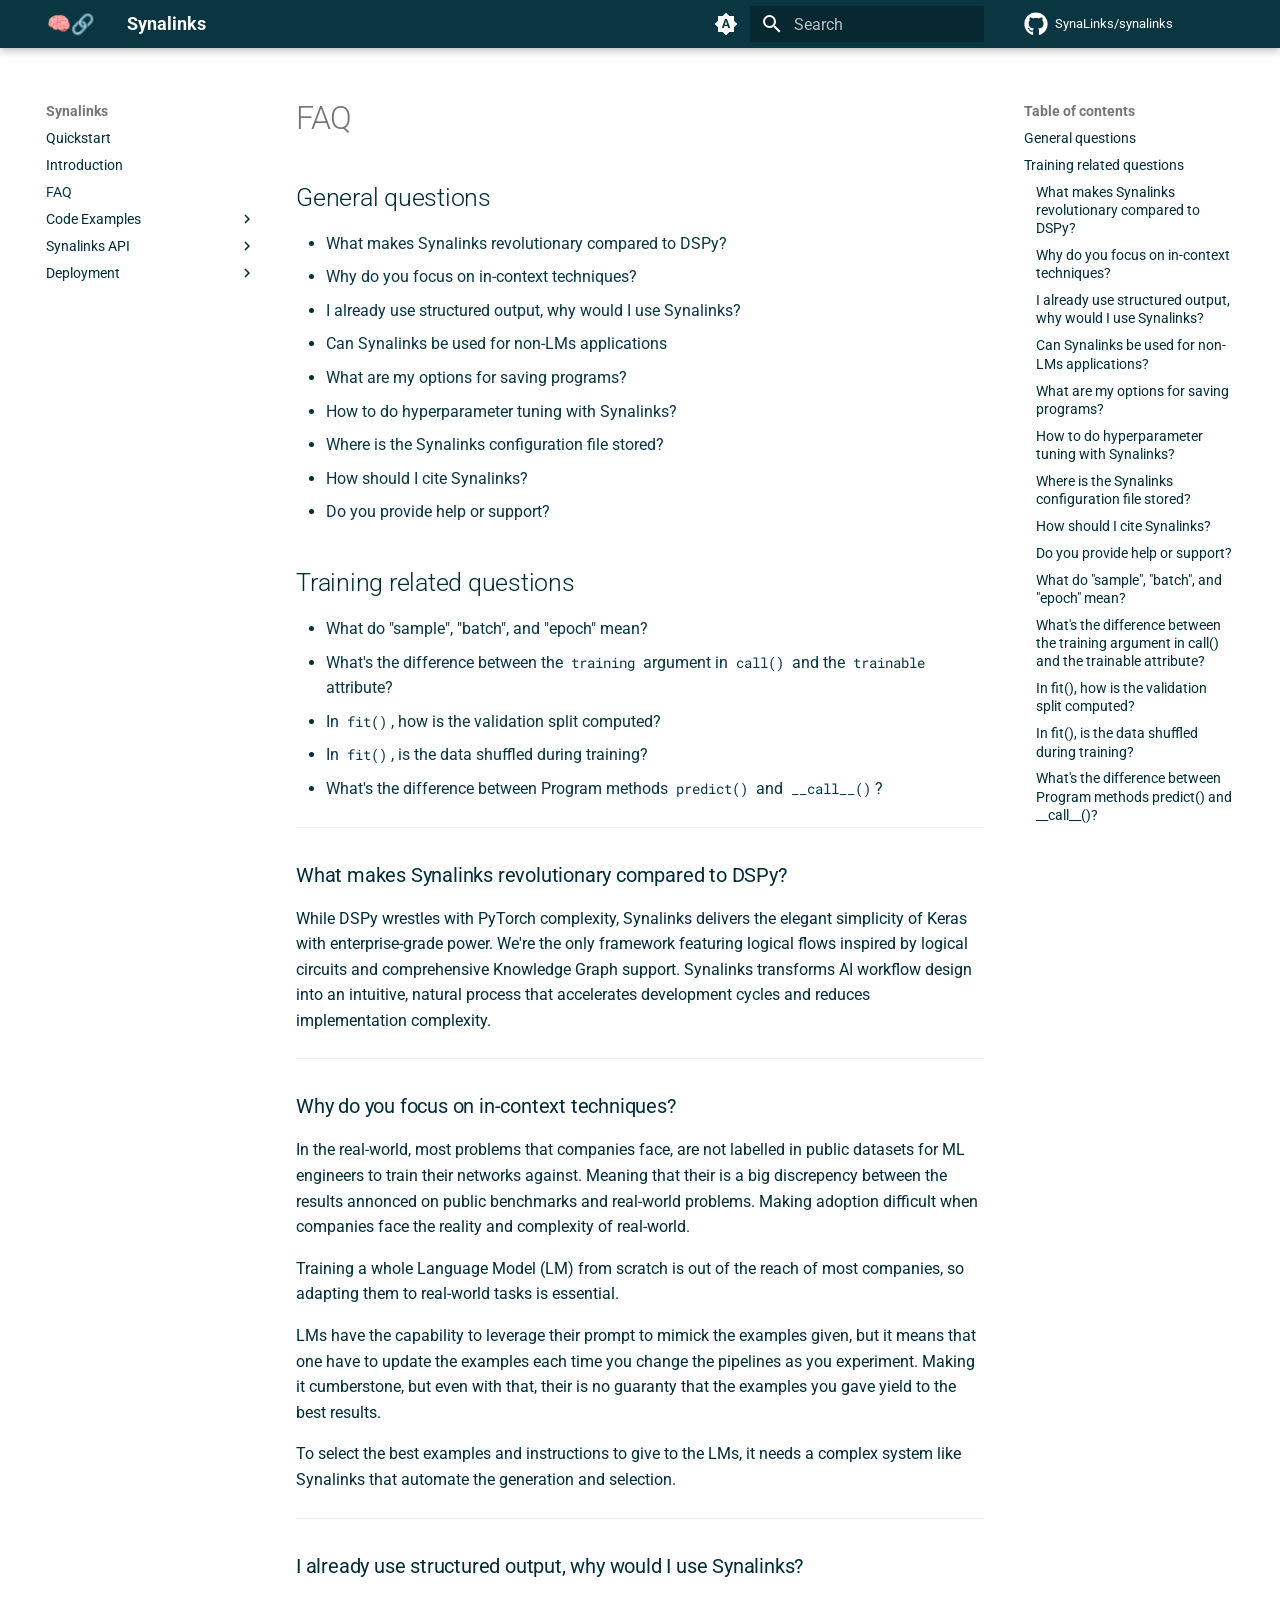
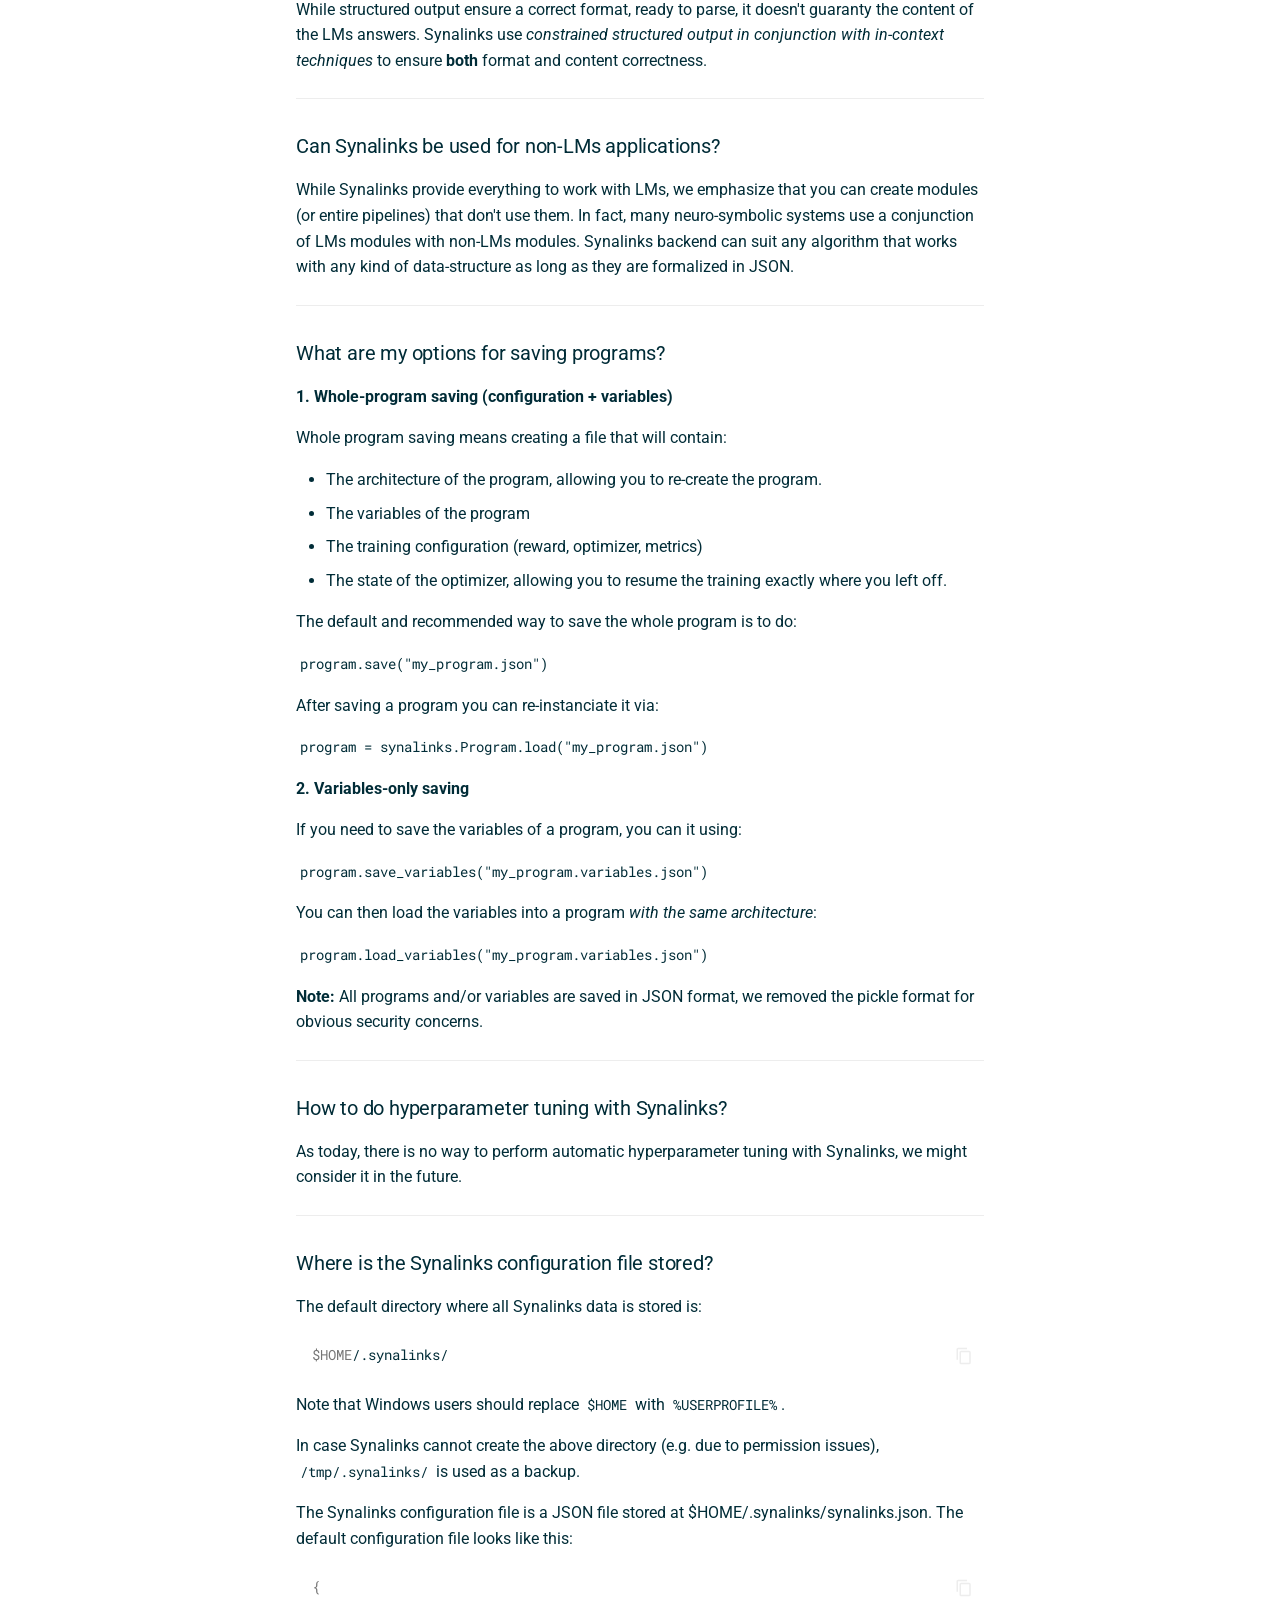
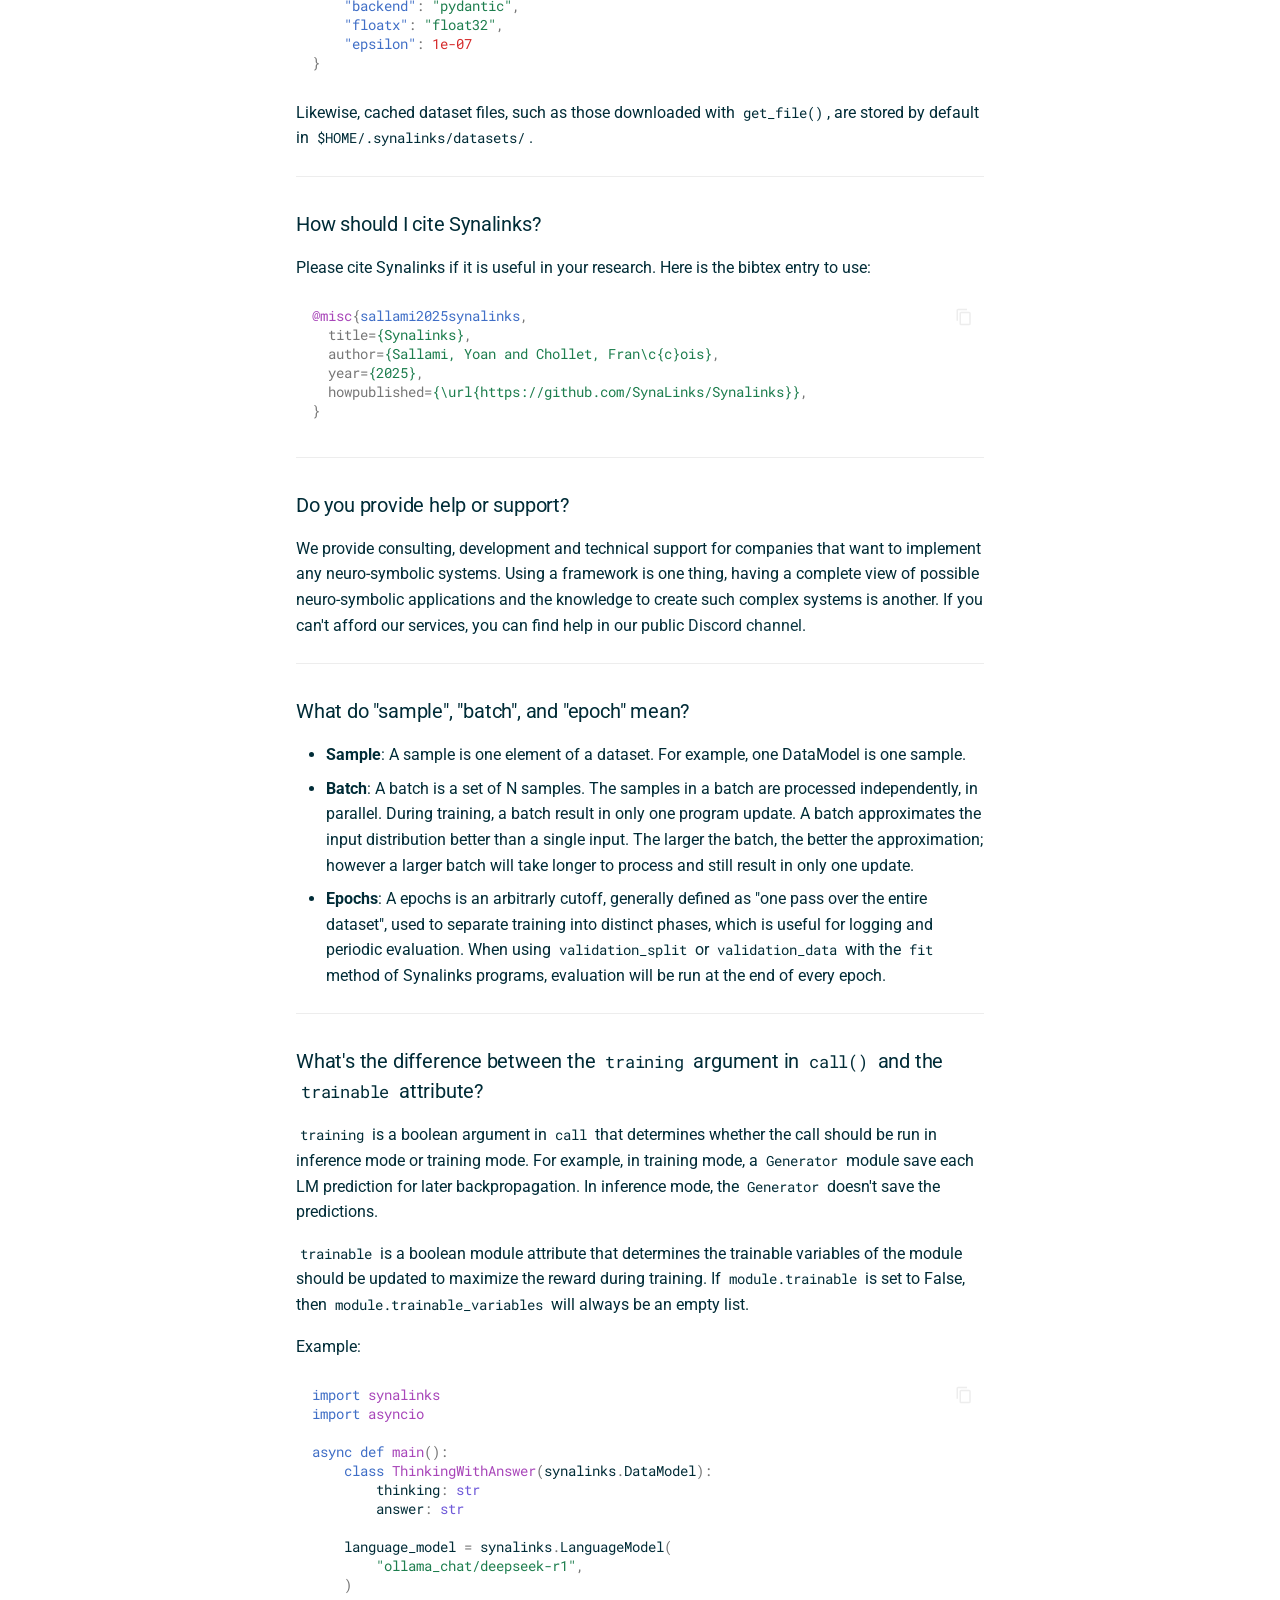
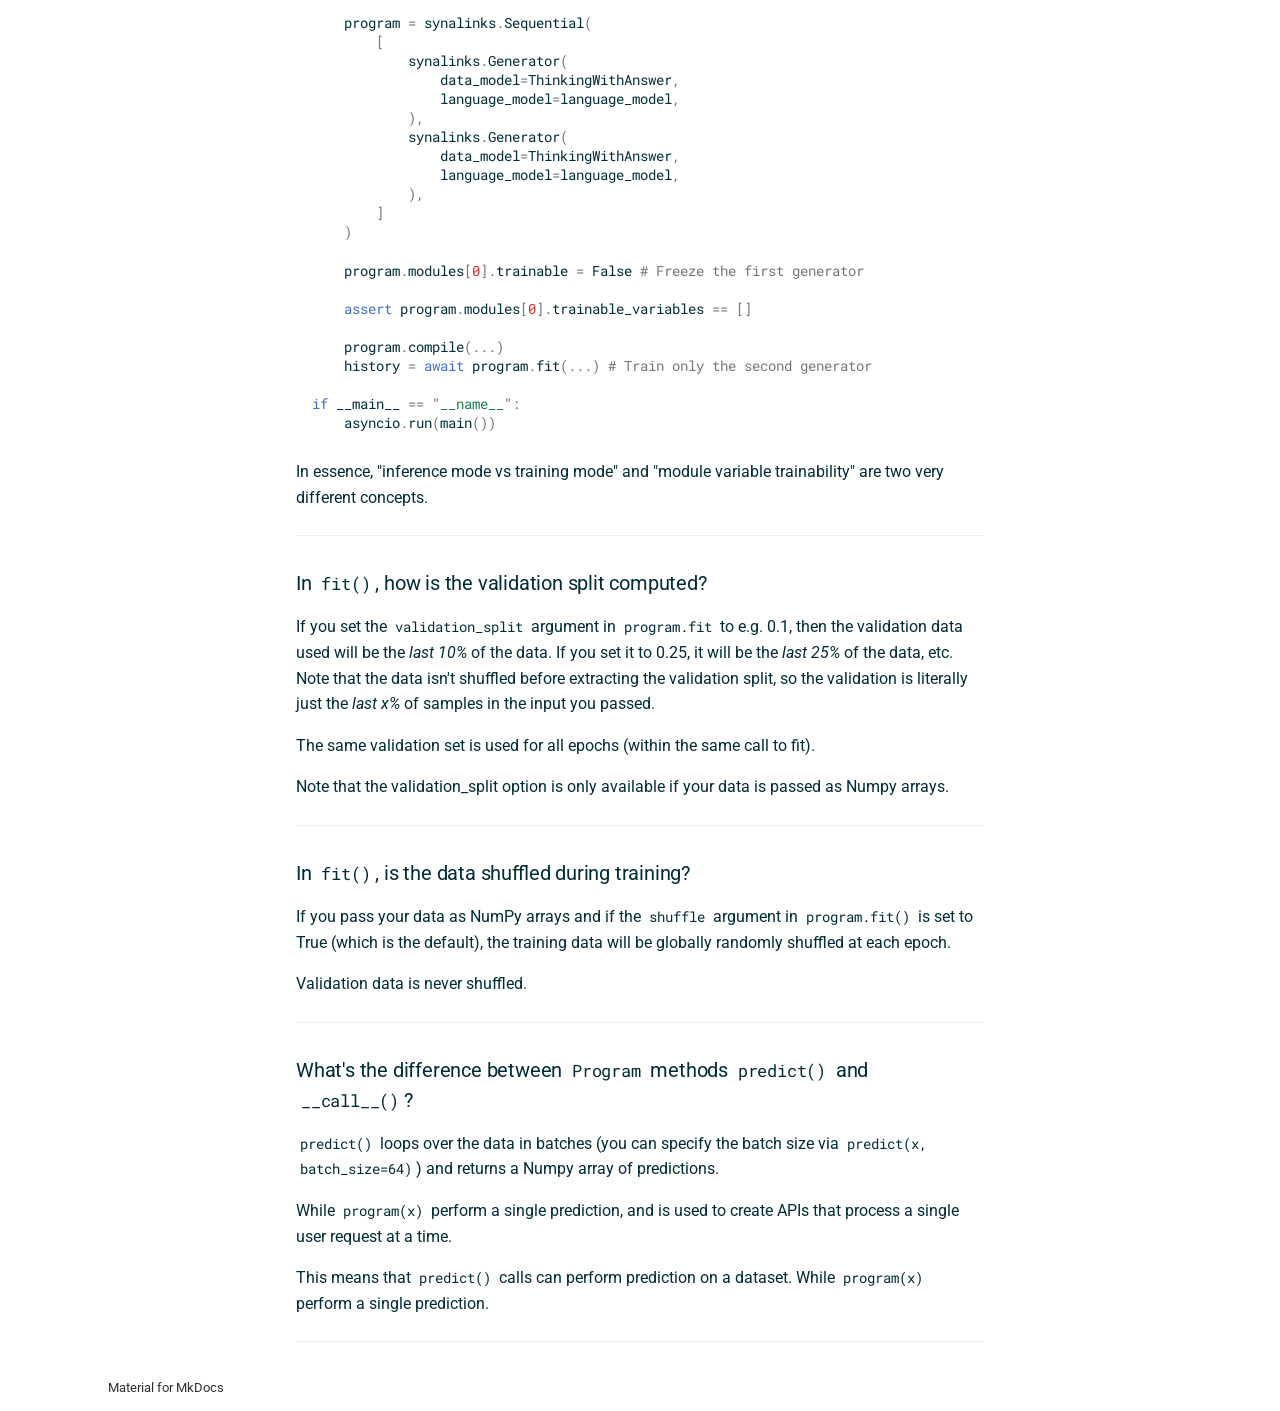
<file: FAQ/index.html>
<!doctype html>
<html lang="en" class="no-js">
  <head>
    
      <meta charset="utf-8">
      <meta name="viewport" content="width=device-width,initial-scale=1">
      
      
      
        <link rel="canonical" href="https://synalinks.github.io/synalinks/FAQ/">
      
      
        <link rel="prev" href="../Introduction/">
      
      
        <link rel="next" href="../Code%20Examples/Basics/First%20Steps/">
      
      
      <link rel="icon" href="../assets/synalinks_favicon.png">
      <meta name="generator" content="mkdocs-1.6.1, mkdocs-material-9.6.14">
    
    
      
        <title>FAQ - Synalinks</title>
      
    
    
      <link rel="stylesheet" href="../assets/stylesheets/main.342714a4.min.css">
      
        
        <link rel="stylesheet" href="../assets/stylesheets/palette.06af60db.min.css">
      
      


    
    
      
    
    
      
        
        
        <link rel="preconnect" href="https://fonts.gstatic.com" crossorigin>
        <link rel="stylesheet" href="https://fonts.googleapis.com/css?family=Roboto:300,300i,400,400i,700,700i%7CRoboto+Mono:400,400i,700,700i&display=fallback">
        <style>:root{--md-text-font:"Roboto";--md-code-font:"Roboto Mono"}</style>
      
    
    
      <link rel="stylesheet" href="../assets/_mkdocstrings.css">
    
      <link rel="stylesheet" href="../stylesheets/extra.css">
    
    <script>__md_scope=new URL("..",location),__md_hash=e=>[...e].reduce(((e,_)=>(e<<5)-e+_.charCodeAt(0)),0),__md_get=(e,_=localStorage,t=__md_scope)=>JSON.parse(_.getItem(t.pathname+"."+e)),__md_set=(e,_,t=localStorage,a=__md_scope)=>{try{t.setItem(a.pathname+"."+e,JSON.stringify(_))}catch(e){}}</script>
    
      

    
    
    
   <link href="../assets/stylesheets/glightbox.min.css" rel="stylesheet"/><style>
    html.glightbox-open { overflow: initial; height: 100%; }
    .gslide-title { margin-top: 0px; user-select: text; }
    .gslide-desc { color: #666; user-select: text; }
    .gslide-image img { background: white; }
    .gscrollbar-fixer { padding-right: 15px; }
    .gdesc-inner { font-size: 0.75rem; }
    body[data-md-color-scheme="slate"] .gdesc-inner { background: var(--md-default-bg-color);}
    body[data-md-color-scheme="slate"] .gslide-title { color: var(--md-default-fg-color);}
    body[data-md-color-scheme="slate"] .gslide-desc { color: var(--md-default-fg-color);}</style> <script src="../assets/javascripts/glightbox.min.js"></script></head>
  
  
    
    
      
    
    
    
    
    <body dir="ltr" data-md-color-scheme="default" data-md-color-primary="indigo" data-md-color-accent="indigo">
  
    
    <input class="md-toggle" data-md-toggle="drawer" type="checkbox" id="__drawer" autocomplete="off">
    <input class="md-toggle" data-md-toggle="search" type="checkbox" id="__search" autocomplete="off">
    <label class="md-overlay" for="__drawer"></label>
    <div data-md-component="skip">
      
        
        <a href="#faq" class="md-skip">
          Skip to content
        </a>
      
    </div>
    <div data-md-component="announce">
      
    </div>
    
    
      

  

<header class="md-header md-header--shadow" data-md-component="header">
  <nav class="md-header__inner md-grid" aria-label="Header">
    <a href=".." title="Synalinks" class="md-header__button md-logo" aria-label="Synalinks" data-md-component="logo">
      
  <img src="../assets/synalinks_logo.png" alt="logo">

    </a>
    <label class="md-header__button md-icon" for="__drawer">
      
      <svg xmlns="http://www.w3.org/2000/svg" viewBox="0 0 24 24"><path d="M3 6h18v2H3zm0 5h18v2H3zm0 5h18v2H3z"/></svg>
    </label>
    <div class="md-header__title" data-md-component="header-title">
      <div class="md-header__ellipsis">
        <div class="md-header__topic">
          <span class="md-ellipsis">
            Synalinks
          </span>
        </div>
        <div class="md-header__topic" data-md-component="header-topic">
          <span class="md-ellipsis">
            
              FAQ
            
          </span>
        </div>
      </div>
    </div>
    
      
        <form class="md-header__option" data-md-component="palette">
  
    
    
    
    <input class="md-option" data-md-color-media="(prefers-color-scheme)" data-md-color-scheme="default" data-md-color-primary="indigo" data-md-color-accent="indigo"  aria-label="Switch to light mode"  type="radio" name="__palette" id="__palette_0">
    
      <label class="md-header__button md-icon" title="Switch to light mode" for="__palette_1" hidden>
        <svg xmlns="http://www.w3.org/2000/svg" viewBox="0 0 24 24"><path d="m14.3 16-.7-2h-3.2l-.7 2H7.8L11 7h2l3.2 9zM20 8.69V4h-4.69L12 .69 8.69 4H4v4.69L.69 12 4 15.31V20h4.69L12 23.31 15.31 20H20v-4.69L23.31 12zm-9.15 3.96h2.3L12 9z"/></svg>
      </label>
    
  
    
    
    
    <input class="md-option" data-md-color-media="(prefers-color-scheme: light)" data-md-color-scheme="default" data-md-color-primary="indigo" data-md-color-accent="indigo"  aria-label="Switch to dark mode"  type="radio" name="__palette" id="__palette_1">
    
      <label class="md-header__button md-icon" title="Switch to dark mode" for="__palette_2" hidden>
        <svg xmlns="http://www.w3.org/2000/svg" viewBox="0 0 24 24"><path d="M12 8a4 4 0 0 0-4 4 4 4 0 0 0 4 4 4 4 0 0 0 4-4 4 4 0 0 0-4-4m0 10a6 6 0 0 1-6-6 6 6 0 0 1 6-6 6 6 0 0 1 6 6 6 6 0 0 1-6 6m8-9.31V4h-4.69L12 .69 8.69 4H4v4.69L.69 12 4 15.31V20h4.69L12 23.31 15.31 20H20v-4.69L23.31 12z"/></svg>
      </label>
    
  
    
    
    
    <input class="md-option" data-md-color-media="(prefers-color-scheme: dark)" data-md-color-scheme="slate" data-md-color-primary="indigo" data-md-color-accent="indigo"  aria-label="Switch to system preference"  type="radio" name="__palette" id="__palette_2">
    
      <label class="md-header__button md-icon" title="Switch to system preference" for="__palette_0" hidden>
        <svg xmlns="http://www.w3.org/2000/svg" viewBox="0 0 24 24"><path d="M12 18c-.89 0-1.74-.2-2.5-.55C11.56 16.5 13 14.42 13 12s-1.44-4.5-3.5-5.45C10.26 6.2 11.11 6 12 6a6 6 0 0 1 6 6 6 6 0 0 1-6 6m8-9.31V4h-4.69L12 .69 8.69 4H4v4.69L.69 12 4 15.31V20h4.69L12 23.31 15.31 20H20v-4.69L23.31 12z"/></svg>
      </label>
    
  
</form>
      
    
    
      <script>var palette=__md_get("__palette");if(palette&&palette.color){if("(prefers-color-scheme)"===palette.color.media){var media=matchMedia("(prefers-color-scheme: light)"),input=document.querySelector(media.matches?"[data-md-color-media='(prefers-color-scheme: light)']":"[data-md-color-media='(prefers-color-scheme: dark)']");palette.color.media=input.getAttribute("data-md-color-media"),palette.color.scheme=input.getAttribute("data-md-color-scheme"),palette.color.primary=input.getAttribute("data-md-color-primary"),palette.color.accent=input.getAttribute("data-md-color-accent")}for(var[key,value]of Object.entries(palette.color))document.body.setAttribute("data-md-color-"+key,value)}</script>
    
    
    
      
      
        <label class="md-header__button md-icon" for="__search">
          
          <svg xmlns="http://www.w3.org/2000/svg" viewBox="0 0 24 24"><path d="M9.5 3A6.5 6.5 0 0 1 16 9.5c0 1.61-.59 3.09-1.56 4.23l.27.27h.79l5 5-1.5 1.5-5-5v-.79l-.27-.27A6.52 6.52 0 0 1 9.5 16 6.5 6.5 0 0 1 3 9.5 6.5 6.5 0 0 1 9.5 3m0 2C7 5 5 7 5 9.5S7 14 9.5 14 14 12 14 9.5 12 5 9.5 5"/></svg>
        </label>
        <div class="md-search" data-md-component="search" role="dialog">
  <label class="md-search__overlay" for="__search"></label>
  <div class="md-search__inner" role="search">
    <form class="md-search__form" name="search">
      <input type="text" class="md-search__input" name="query" aria-label="Search" placeholder="Search" autocapitalize="off" autocorrect="off" autocomplete="off" spellcheck="false" data-md-component="search-query" required>
      <label class="md-search__icon md-icon" for="__search">
        
        <svg xmlns="http://www.w3.org/2000/svg" viewBox="0 0 24 24"><path d="M9.5 3A6.5 6.5 0 0 1 16 9.5c0 1.61-.59 3.09-1.56 4.23l.27.27h.79l5 5-1.5 1.5-5-5v-.79l-.27-.27A6.52 6.52 0 0 1 9.5 16 6.5 6.5 0 0 1 3 9.5 6.5 6.5 0 0 1 9.5 3m0 2C7 5 5 7 5 9.5S7 14 9.5 14 14 12 14 9.5 12 5 9.5 5"/></svg>
        
        <svg xmlns="http://www.w3.org/2000/svg" viewBox="0 0 24 24"><path d="M20 11v2H8l5.5 5.5-1.42 1.42L4.16 12l7.92-7.92L13.5 5.5 8 11z"/></svg>
      </label>
      <nav class="md-search__options" aria-label="Search">
        
        <button type="reset" class="md-search__icon md-icon" title="Clear" aria-label="Clear" tabindex="-1">
          
          <svg xmlns="http://www.w3.org/2000/svg" viewBox="0 0 24 24"><path d="M19 6.41 17.59 5 12 10.59 6.41 5 5 6.41 10.59 12 5 17.59 6.41 19 12 13.41 17.59 19 19 17.59 13.41 12z"/></svg>
        </button>
      </nav>
      
    </form>
    <div class="md-search__output">
      <div class="md-search__scrollwrap" tabindex="0" data-md-scrollfix>
        <div class="md-search-result" data-md-component="search-result">
          <div class="md-search-result__meta">
            Initializing search
          </div>
          <ol class="md-search-result__list" role="presentation"></ol>
        </div>
      </div>
    </div>
  </div>
</div>
      
    
    
      <div class="md-header__source">
        <a href="https://github.com/SynaLinks/synalinks" title="Go to repository" class="md-source" data-md-component="source">
  <div class="md-source__icon md-icon">
    
    <svg xmlns="http://www.w3.org/2000/svg" viewBox="0 0 496 512"><!--! Font Awesome Free 6.7.2 by @fontawesome - https://fontawesome.com License - https://fontawesome.com/license/free (Icons: CC BY 4.0, Fonts: SIL OFL 1.1, Code: MIT License) Copyright 2024 Fonticons, Inc.--><path d="M165.9 397.4c0 2-2.3 3.6-5.2 3.6-3.3.3-5.6-1.3-5.6-3.6 0-2 2.3-3.6 5.2-3.6 3-.3 5.6 1.3 5.6 3.6m-31.1-4.5c-.7 2 1.3 4.3 4.3 4.9 2.6 1 5.6 0 6.2-2s-1.3-4.3-4.3-5.2c-2.6-.7-5.5.3-6.2 2.3m44.2-1.7c-2.9.7-4.9 2.6-4.6 4.9.3 2 2.9 3.3 5.9 2.6 2.9-.7 4.9-2.6 4.6-4.6-.3-1.9-3-3.2-5.9-2.9M244.8 8C106.1 8 0 113.3 0 252c0 110.9 69.8 205.8 169.5 239.2 12.8 2.3 17.3-5.6 17.3-12.1 0-6.2-.3-40.4-.3-61.4 0 0-70 15-84.7-29.8 0 0-11.4-29.1-27.8-36.6 0 0-22.9-15.7 1.6-15.4 0 0 24.9 2 38.6 25.8 21.9 38.6 58.6 27.5 72.9 20.9 2.3-16 8.8-27.1 16-33.7-55.9-6.2-112.3-14.3-112.3-110.5 0-27.5 7.6-41.3 23.6-58.9-2.6-6.5-11.1-33.3 2.6-67.9 20.9-6.5 69 27 69 27 20-5.6 41.5-8.5 62.8-8.5s42.8 2.9 62.8 8.5c0 0 48.1-33.6 69-27 13.7 34.7 5.2 61.4 2.6 67.9 16 17.7 25.8 31.5 25.8 58.9 0 96.5-58.9 104.2-114.8 110.5 9.2 7.9 17 22.9 17 46.4 0 33.7-.3 75.4-.3 83.6 0 6.5 4.6 14.4 17.3 12.1C428.2 457.8 496 362.9 496 252 496 113.3 383.5 8 244.8 8M97.2 352.9c-1.3 1-1 3.3.7 5.2 1.6 1.6 3.9 2.3 5.2 1 1.3-1 1-3.3-.7-5.2-1.6-1.6-3.9-2.3-5.2-1m-10.8-8.1c-.7 1.3.3 2.9 2.3 3.9 1.6 1 3.6.7 4.3-.7.7-1.3-.3-2.9-2.3-3.9-2-.6-3.6-.3-4.3.7m32.4 35.6c-1.6 1.3-1 4.3 1.3 6.2 2.3 2.3 5.2 2.6 6.5 1 1.3-1.3.7-4.3-1.3-6.2-2.2-2.3-5.2-2.6-6.5-1m-11.4-14.7c-1.6 1-1.6 3.6 0 5.9s4.3 3.3 5.6 2.3c1.6-1.3 1.6-3.9 0-6.2-1.4-2.3-4-3.3-5.6-2"/></svg>
  </div>
  <div class="md-source__repository">
    SynaLinks/synalinks
  </div>
</a>
      </div>
    
  </nav>
  
</header>
    
    <div class="md-container" data-md-component="container">
      
      
        
          
        
      
      <main class="md-main" data-md-component="main">
        <div class="md-main__inner md-grid">
          
            
              
              <div class="md-sidebar md-sidebar--primary" data-md-component="sidebar" data-md-type="navigation" >
                <div class="md-sidebar__scrollwrap">
                  <div class="md-sidebar__inner">
                    



<nav class="md-nav md-nav--primary" aria-label="Navigation" data-md-level="0">
  <label class="md-nav__title" for="__drawer">
    <a href=".." title="Synalinks" class="md-nav__button md-logo" aria-label="Synalinks" data-md-component="logo">
      
  <img src="../assets/synalinks_logo.png" alt="logo">

    </a>
    Synalinks
  </label>
  
    <div class="md-nav__source">
      <a href="https://github.com/SynaLinks/synalinks" title="Go to repository" class="md-source" data-md-component="source">
  <div class="md-source__icon md-icon">
    
    <svg xmlns="http://www.w3.org/2000/svg" viewBox="0 0 496 512"><!--! Font Awesome Free 6.7.2 by @fontawesome - https://fontawesome.com License - https://fontawesome.com/license/free (Icons: CC BY 4.0, Fonts: SIL OFL 1.1, Code: MIT License) Copyright 2024 Fonticons, Inc.--><path d="M165.9 397.4c0 2-2.3 3.6-5.2 3.6-3.3.3-5.6-1.3-5.6-3.6 0-2 2.3-3.6 5.2-3.6 3-.3 5.6 1.3 5.6 3.6m-31.1-4.5c-.7 2 1.3 4.3 4.3 4.9 2.6 1 5.6 0 6.2-2s-1.3-4.3-4.3-5.2c-2.6-.7-5.5.3-6.2 2.3m44.2-1.7c-2.9.7-4.9 2.6-4.6 4.9.3 2 2.9 3.3 5.9 2.6 2.9-.7 4.9-2.6 4.6-4.6-.3-1.9-3-3.2-5.9-2.9M244.8 8C106.1 8 0 113.3 0 252c0 110.9 69.8 205.8 169.5 239.2 12.8 2.3 17.3-5.6 17.3-12.1 0-6.2-.3-40.4-.3-61.4 0 0-70 15-84.7-29.8 0 0-11.4-29.1-27.8-36.6 0 0-22.9-15.7 1.6-15.4 0 0 24.9 2 38.6 25.8 21.9 38.6 58.6 27.5 72.9 20.9 2.3-16 8.8-27.1 16-33.7-55.9-6.2-112.3-14.3-112.3-110.5 0-27.5 7.6-41.3 23.6-58.9-2.6-6.5-11.1-33.3 2.6-67.9 20.9-6.5 69 27 69 27 20-5.6 41.5-8.5 62.8-8.5s42.8 2.9 62.8 8.5c0 0 48.1-33.6 69-27 13.7 34.7 5.2 61.4 2.6 67.9 16 17.7 25.8 31.5 25.8 58.9 0 96.5-58.9 104.2-114.8 110.5 9.2 7.9 17 22.9 17 46.4 0 33.7-.3 75.4-.3 83.6 0 6.5 4.6 14.4 17.3 12.1C428.2 457.8 496 362.9 496 252 496 113.3 383.5 8 244.8 8M97.2 352.9c-1.3 1-1 3.3.7 5.2 1.6 1.6 3.9 2.3 5.2 1 1.3-1 1-3.3-.7-5.2-1.6-1.6-3.9-2.3-5.2-1m-10.8-8.1c-.7 1.3.3 2.9 2.3 3.9 1.6 1 3.6.7 4.3-.7.7-1.3-.3-2.9-2.3-3.9-2-.6-3.6-.3-4.3.7m32.4 35.6c-1.6 1.3-1 4.3 1.3 6.2 2.3 2.3 5.2 2.6 6.5 1 1.3-1.3.7-4.3-1.3-6.2-2.2-2.3-5.2-2.6-6.5-1m-11.4-14.7c-1.6 1-1.6 3.6 0 5.9s4.3 3.3 5.6 2.3c1.6-1.3 1.6-3.9 0-6.2-1.4-2.3-4-3.3-5.6-2"/></svg>
  </div>
  <div class="md-source__repository">
    SynaLinks/synalinks
  </div>
</a>
    </div>
  
  <ul class="md-nav__list" data-md-scrollfix>
    
      
      
  
  
  
  
    <li class="md-nav__item">
      <a href=".." class="md-nav__link">
        
  
  
  <span class="md-ellipsis">
    Quickstart
    
  </span>
  

      </a>
    </li>
  

    
      
      
  
  
  
  
    <li class="md-nav__item">
      <a href="../Introduction/" class="md-nav__link">
        
  
  
  <span class="md-ellipsis">
    Introduction
    
  </span>
  

      </a>
    </li>
  

    
      
      
  
  
    
  
  
  
    <li class="md-nav__item md-nav__item--active">
      
      <input class="md-nav__toggle md-toggle" type="checkbox" id="__toc">
      
      
        
      
      
        <label class="md-nav__link md-nav__link--active" for="__toc">
          
  
  
  <span class="md-ellipsis">
    FAQ
    
  </span>
  

          <span class="md-nav__icon md-icon"></span>
        </label>
      
      <a href="./" class="md-nav__link md-nav__link--active">
        
  
  
  <span class="md-ellipsis">
    FAQ
    
  </span>
  

      </a>
      
        

<nav class="md-nav md-nav--secondary" aria-label="Table of contents">
  
  
  
    
  
  
    <label class="md-nav__title" for="__toc">
      <span class="md-nav__icon md-icon"></span>
      Table of contents
    </label>
    <ul class="md-nav__list" data-md-component="toc" data-md-scrollfix>
      
        <li class="md-nav__item">
  <a href="#general-questions" class="md-nav__link">
    <span class="md-ellipsis">
      General questions
    </span>
  </a>
  
</li>
      
        <li class="md-nav__item">
  <a href="#training-related-questions" class="md-nav__link">
    <span class="md-ellipsis">
      Training related questions
    </span>
  </a>
  
    <nav class="md-nav" aria-label="Training related questions">
      <ul class="md-nav__list">
        
          <li class="md-nav__item">
  <a href="#what-makes-synalinks-revolutionary-compared-to-dspy" class="md-nav__link">
    <span class="md-ellipsis">
      What makes Synalinks revolutionary compared to DSPy?
    </span>
  </a>
  
</li>
        
          <li class="md-nav__item">
  <a href="#why-do-you-focus-on-in-context-techniques" class="md-nav__link">
    <span class="md-ellipsis">
      Why do you focus on in-context techniques?
    </span>
  </a>
  
</li>
        
          <li class="md-nav__item">
  <a href="#i-already-use-structured-output-why-would-i-use-synalinks" class="md-nav__link">
    <span class="md-ellipsis">
      I already use structured output, why would I use Synalinks?
    </span>
  </a>
  
</li>
        
          <li class="md-nav__item">
  <a href="#can-synalinks-be-used-for-non-lms-applications" class="md-nav__link">
    <span class="md-ellipsis">
      Can Synalinks be used for non-LMs applications?
    </span>
  </a>
  
</li>
        
          <li class="md-nav__item">
  <a href="#what-are-my-options-for-saving-programs" class="md-nav__link">
    <span class="md-ellipsis">
      What are my options for saving programs?
    </span>
  </a>
  
</li>
        
          <li class="md-nav__item">
  <a href="#how-to-do-hyperparameter-tuning-with-synalinks" class="md-nav__link">
    <span class="md-ellipsis">
      How to do hyperparameter tuning with Synalinks?
    </span>
  </a>
  
</li>
        
          <li class="md-nav__item">
  <a href="#where-is-the-synalinks-configuration-file-stored" class="md-nav__link">
    <span class="md-ellipsis">
      Where is the Synalinks configuration file stored?
    </span>
  </a>
  
</li>
        
          <li class="md-nav__item">
  <a href="#how-should-i-cite-synalinks" class="md-nav__link">
    <span class="md-ellipsis">
      How should I cite Synalinks?
    </span>
  </a>
  
</li>
        
          <li class="md-nav__item">
  <a href="#do-you-provide-help-or-support" class="md-nav__link">
    <span class="md-ellipsis">
      Do you provide help or support?
    </span>
  </a>
  
</li>
        
          <li class="md-nav__item">
  <a href="#what-do-sample-batch-and-epoch-mean" class="md-nav__link">
    <span class="md-ellipsis">
      What do "sample", "batch", and "epoch" mean?
    </span>
  </a>
  
</li>
        
          <li class="md-nav__item">
  <a href="#whats-the-difference-between-the-training-argument-in-call-and-the-trainable-attribute" class="md-nav__link">
    <span class="md-ellipsis">
      What's the difference between the training argument in call() and the trainable attribute?
    </span>
  </a>
  
</li>
        
          <li class="md-nav__item">
  <a href="#in-fit-how-is-the-validation-split-computed" class="md-nav__link">
    <span class="md-ellipsis">
      In fit(), how is the validation split computed?
    </span>
  </a>
  
</li>
        
          <li class="md-nav__item">
  <a href="#in-fit-is-the-data-shuffled-during-training" class="md-nav__link">
    <span class="md-ellipsis">
      In fit(), is the data shuffled during training?
    </span>
  </a>
  
</li>
        
          <li class="md-nav__item">
  <a href="#whats-the-difference-between-program-methods-predict-and-__call__" class="md-nav__link">
    <span class="md-ellipsis">
      What's the difference between Program methods predict() and __call__()?
    </span>
  </a>
  
</li>
        
      </ul>
    </nav>
  
</li>
      
    </ul>
  
</nav>
      
    </li>
  

    
      
      
  
  
  
  
    
    
    
    
    
    <li class="md-nav__item md-nav__item--nested">
      
        
        
        <input class="md-nav__toggle md-toggle " type="checkbox" id="__nav_4" >
        
          
          <label class="md-nav__link" for="__nav_4" id="__nav_4_label" tabindex="0">
            
  
  
  <span class="md-ellipsis">
    Code Examples
    
  </span>
  

            <span class="md-nav__icon md-icon"></span>
          </label>
        
        <nav class="md-nav" data-md-level="1" aria-labelledby="__nav_4_label" aria-expanded="false">
          <label class="md-nav__title" for="__nav_4">
            <span class="md-nav__icon md-icon"></span>
            Code Examples
          </label>
          <ul class="md-nav__list" data-md-scrollfix>
            
              
                
  
  
  
  
    
    
    
    
    
    <li class="md-nav__item md-nav__item--nested">
      
        
        
        <input class="md-nav__toggle md-toggle " type="checkbox" id="__nav_4_1" >
        
          
          <label class="md-nav__link" for="__nav_4_1" id="__nav_4_1_label" tabindex="0">
            
  
  
  <span class="md-ellipsis">
    Basics
    
  </span>
  

            <span class="md-nav__icon md-icon"></span>
          </label>
        
        <nav class="md-nav" data-md-level="2" aria-labelledby="__nav_4_1_label" aria-expanded="false">
          <label class="md-nav__title" for="__nav_4_1">
            <span class="md-nav__icon md-icon"></span>
            Basics
          </label>
          <ul class="md-nav__list" data-md-scrollfix>
            
              
                
  
  
  
  
    <li class="md-nav__item">
      <a href="../Code%20Examples/Basics/First%20Steps/" class="md-nav__link">
        
  
  
  <span class="md-ellipsis">
    First Steps
    
  </span>
  

      </a>
    </li>
  

              
            
              
                
  
  
  
  
    <li class="md-nav__item">
      <a href="../Code%20Examples/Basics/First%20Programs/" class="md-nav__link">
        
  
  
  <span class="md-ellipsis">
    First Programs
    
  </span>
  

      </a>
    </li>
  

              
            
              
                
  
  
  
  
    <li class="md-nav__item">
      <a href="../Code%20Examples/Basics/Control%20Flow/" class="md-nav__link">
        
  
  
  <span class="md-ellipsis">
    Control Flow
    
  </span>
  

      </a>
    </li>
  

              
            
              
                
  
  
  
  
    <li class="md-nav__item">
      <a href="../Code%20Examples/Basics/Conversational%20Applications/" class="md-nav__link">
        
  
  
  <span class="md-ellipsis">
    Conversational Applications
    
  </span>
  

      </a>
    </li>
  

              
            
              
                
  
  
  
  
    <li class="md-nav__item">
      <a href="../Code%20Examples/Basics/Reward%20Metrics%20And%20Optimizers/" class="md-nav__link">
        
  
  
  <span class="md-ellipsis">
    Rewards, Metrics &amp; Optimizers
    
  </span>
  

      </a>
    </li>
  

              
            
              
                
  
  
  
  
    <li class="md-nav__item">
      <a href="../Code%20Examples/Basics/Training%20Programs/" class="md-nav__link">
        
  
  
  <span class="md-ellipsis">
    Training Programs
    
  </span>
  

      </a>
    </li>
  

              
            
          </ul>
        </nav>
      
    </li>
  

              
            
              
                
  
  
  
  
    
    
    
    
    
    <li class="md-nav__item md-nav__item--nested">
      
        
        
        <input class="md-nav__toggle md-toggle " type="checkbox" id="__nav_4_2" >
        
          
          <label class="md-nav__link" for="__nav_4_2" id="__nav_4_2_label" tabindex="0">
            
  
  
  <span class="md-ellipsis">
    Advanced
    
  </span>
  

            <span class="md-nav__icon md-icon"></span>
          </label>
        
        <nav class="md-nav" data-md-level="2" aria-labelledby="__nav_4_2_label" aria-expanded="false">
          <label class="md-nav__title" for="__nav_4_2">
            <span class="md-nav__icon md-icon"></span>
            Advanced
          </label>
          <ul class="md-nav__list" data-md-scrollfix>
            
              
                
  
  
  
  
    <li class="md-nav__item">
      <a href="../Code%20Examples/Advanced/Implementing%20Custom%20Modules%20And%20Programs%20Via%20Subclassing/" class="md-nav__link">
        
  
  
  <span class="md-ellipsis">
    Implementing custom modules &amp; programs via subclassing
    
  </span>
  

      </a>
    </li>
  

              
            
              
                
  
  
  
  
    <li class="md-nav__item">
      <a href="../Code%20Examples/Advanced/First%20Knowledge%20Graph%20Schema/" class="md-nav__link">
        
  
  
  <span class="md-ellipsis">
    First Knowledge Graph Schema
    
  </span>
  

      </a>
    </li>
  

              
            
              
                
  
  
  
  
    <li class="md-nav__item">
      <a href="../Code%20Examples/Advanced/Knowledge%20Extraction/" class="md-nav__link">
        
  
  
  <span class="md-ellipsis">
    Knowledge Extraction
    
  </span>
  

      </a>
    </li>
  

              
            
              
                
  
  
  
  
    <li class="md-nav__item">
      <a href="../Code%20Examples/Advanced/Retrieval%20Augmented%20Generation/" class="md-nav__link">
        
  
  
  <span class="md-ellipsis">
    Retrieval Augmented Generation
    
  </span>
  

      </a>
    </li>
  

              
            
          </ul>
        </nav>
      
    </li>
  

              
            
          </ul>
        </nav>
      
    </li>
  

    
      
      
  
  
  
  
    
    
    
    
    
    <li class="md-nav__item md-nav__item--nested">
      
        
        
        <input class="md-nav__toggle md-toggle " type="checkbox" id="__nav_5" >
        
          
          <label class="md-nav__link" for="__nav_5" id="__nav_5_label" tabindex="0">
            
  
  
  <span class="md-ellipsis">
    Synalinks API
    
  </span>
  

            <span class="md-nav__icon md-icon"></span>
          </label>
        
        <nav class="md-nav" data-md-level="1" aria-labelledby="__nav_5_label" aria-expanded="false">
          <label class="md-nav__title" for="__nav_5">
            <span class="md-nav__icon md-icon"></span>
            Synalinks API
          </label>
          <ul class="md-nav__list" data-md-scrollfix>
            
              
                
  
  
  
  
    <li class="md-nav__item">
      <a href="../Synalinks%20API/Language%20Models%20API/" class="md-nav__link">
        
  
  
  <span class="md-ellipsis">
    Language Models API
    
  </span>
  

      </a>
    </li>
  

              
            
              
                
  
  
  
  
    <li class="md-nav__item">
      <a href="../Synalinks%20API/Embedding%20Models%20API/" class="md-nav__link">
        
  
  
  <span class="md-ellipsis">
    Embedding Models API
    
  </span>
  

      </a>
    </li>
  

              
            
              
                
  
  
  
  
    <li class="md-nav__item">
      <a href="../Synalinks%20API/Knowledge%20Bases%20API/" class="md-nav__link">
        
  
  
  <span class="md-ellipsis">
    Knowledge Bases API
    
  </span>
  

      </a>
    </li>
  

              
            
              
                
  
  
  
  
    
    
    
    
    
    <li class="md-nav__item md-nav__item--nested">
      
        
        
        <input class="md-nav__toggle md-toggle " type="checkbox" id="__nav_5_4" >
        
          
          <label class="md-nav__link" for="__nav_5_4" id="__nav_5_4_label" tabindex="0">
            
  
  
  <span class="md-ellipsis">
    Data Models API
    
  </span>
  

            <span class="md-nav__icon md-icon"></span>
          </label>
        
        <nav class="md-nav" data-md-level="2" aria-labelledby="__nav_5_4_label" aria-expanded="false">
          <label class="md-nav__title" for="__nav_5_4">
            <span class="md-nav__icon md-icon"></span>
            Data Models API
          </label>
          <ul class="md-nav__list" data-md-scrollfix>
            
              
                
  
  
  
  
    <li class="md-nav__item">
      <a href="../Synalinks%20API/Data%20Models%20API/" class="md-nav__link">
        
  
  
  <span class="md-ellipsis">
    Data Models API
    
  </span>
  

      </a>
    </li>
  

              
            
              
                
  
  
  
  
    <li class="md-nav__item">
      <a href="../Synalinks%20API/Data%20Models%20API/The%20DataModel%20class/" class="md-nav__link">
        
  
  
  <span class="md-ellipsis">
    The DataModel class
    
  </span>
  

      </a>
    </li>
  

              
            
              
                
  
  
  
  
    <li class="md-nav__item">
      <a href="../Synalinks%20API/Data%20Models%20API/The%20JsonDataModel%20class/" class="md-nav__link">
        
  
  
  <span class="md-ellipsis">
    The JsonDataModel class
    
  </span>
  

      </a>
    </li>
  

              
            
              
                
  
  
  
  
    <li class="md-nav__item">
      <a href="../Synalinks%20API/Data%20Models%20API/The%20SymbolicDataModel%20class/" class="md-nav__link">
        
  
  
  <span class="md-ellipsis">
    The SymbolicDataModel class
    
  </span>
  

      </a>
    </li>
  

              
            
              
                
  
  
  
  
    <li class="md-nav__item">
      <a href="../Synalinks%20API/Data%20Models%20API/The%20Variable%20class/" class="md-nav__link">
        
  
  
  <span class="md-ellipsis">
    The Variable class
    
  </span>
  

      </a>
    </li>
  

              
            
              
                
  
  
  
  
    <li class="md-nav__item">
      <a href="../Synalinks%20API/Data%20Models%20API/The%20Base%20DataModels/" class="md-nav__link">
        
  
  
  <span class="md-ellipsis">
    The Base DataModels
    
  </span>
  

      </a>
    </li>
  

              
            
          </ul>
        </nav>
      
    </li>
  

              
            
              
                
  
  
  
  
    
    
    
    
    
    <li class="md-nav__item md-nav__item--nested">
      
        
        
        <input class="md-nav__toggle md-toggle " type="checkbox" id="__nav_5_5" >
        
          
          <label class="md-nav__link" for="__nav_5_5" id="__nav_5_5_label" tabindex="0">
            
  
  
  <span class="md-ellipsis">
    Programs API
    
  </span>
  

            <span class="md-nav__icon md-icon"></span>
          </label>
        
        <nav class="md-nav" data-md-level="2" aria-labelledby="__nav_5_5_label" aria-expanded="false">
          <label class="md-nav__title" for="__nav_5_5">
            <span class="md-nav__icon md-icon"></span>
            Programs API
          </label>
          <ul class="md-nav__list" data-md-scrollfix>
            
              
                
  
  
  
  
    <li class="md-nav__item">
      <a href="../Synalinks%20API/Programs%20API/" class="md-nav__link">
        
  
  
  <span class="md-ellipsis">
    Programs API
    
  </span>
  

      </a>
    </li>
  

              
            
              
                
  
  
  
  
    <li class="md-nav__item">
      <a href="../Synalinks%20API/Programs%20API/The%20Program%20class/" class="md-nav__link">
        
  
  
  <span class="md-ellipsis">
    The Program class
    
  </span>
  

      </a>
    </li>
  

              
            
              
                
  
  
  
  
    <li class="md-nav__item">
      <a href="../Synalinks%20API/Programs%20API/The%20Sequential%20class/" class="md-nav__link">
        
  
  
  <span class="md-ellipsis">
    The Sequential class
    
  </span>
  

      </a>
    </li>
  

              
            
              
                
  
  
  
  
    <li class="md-nav__item">
      <a href="../Synalinks%20API/Programs%20API/Program%20training%20API/" class="md-nav__link">
        
  
  
  <span class="md-ellipsis">
    Program training API
    
  </span>
  

      </a>
    </li>
  

              
            
              
                
  
  
  
  
    
    
    
    
    
    <li class="md-nav__item md-nav__item--nested">
      
        
        
        <input class="md-nav__toggle md-toggle " type="checkbox" id="__nav_5_5_5" >
        
          
          <label class="md-nav__link" for="__nav_5_5_5" id="__nav_5_5_5_label" tabindex="0">
            
  
  
  <span class="md-ellipsis">
    Program Saving API
    
  </span>
  

            <span class="md-nav__icon md-icon"></span>
          </label>
        
        <nav class="md-nav" data-md-level="3" aria-labelledby="__nav_5_5_5_label" aria-expanded="false">
          <label class="md-nav__title" for="__nav_5_5_5">
            <span class="md-nav__icon md-icon"></span>
            Program Saving API
          </label>
          <ul class="md-nav__list" data-md-scrollfix>
            
              
                
  
  
  
  
    <li class="md-nav__item">
      <a href="../Synalinks%20API/Programs%20API/Program%20Saving%20API/Program%20saving%20and%20loading/" class="md-nav__link">
        
  
  
  <span class="md-ellipsis">
    Program saving and loading
    
  </span>
  

      </a>
    </li>
  

              
            
              
                
  
  
  
  
    <li class="md-nav__item">
      <a href="../Synalinks%20API/Programs%20API/Program%20Saving%20API/Variable%20saving%20and%20loading/" class="md-nav__link">
        
  
  
  <span class="md-ellipsis">
    Variable saving and loading
    
  </span>
  

      </a>
    </li>
  

              
            
          </ul>
        </nav>
      
    </li>
  

              
            
          </ul>
        </nav>
      
    </li>
  

              
            
              
                
  
  
  
  
    
    
    
    
    
    <li class="md-nav__item md-nav__item--nested">
      
        
        
        <input class="md-nav__toggle md-toggle " type="checkbox" id="__nav_5_6" >
        
          
          <label class="md-nav__link" for="__nav_5_6" id="__nav_5_6_label" tabindex="0">
            
  
  
  <span class="md-ellipsis">
    Modules API
    
  </span>
  

            <span class="md-nav__icon md-icon"></span>
          </label>
        
        <nav class="md-nav" data-md-level="2" aria-labelledby="__nav_5_6_label" aria-expanded="false">
          <label class="md-nav__title" for="__nav_5_6">
            <span class="md-nav__icon md-icon"></span>
            Modules API
          </label>
          <ul class="md-nav__list" data-md-scrollfix>
            
              
                
  
  
  
  
    <li class="md-nav__item">
      <a href="../Synalinks%20API/Modules%20API/" class="md-nav__link">
        
  
  
  <span class="md-ellipsis">
    Modules API
    
  </span>
  

      </a>
    </li>
  

              
            
              
                
  
  
  
  
    <li class="md-nav__item">
      <a href="../Synalinks%20API/Modules%20API/Base%20Module%20class/" class="md-nav__link">
        
  
  
  <span class="md-ellipsis">
    Base Module class
    
  </span>
  

      </a>
    </li>
  

              
            
              
                
  
  
  
  
    
    
    
    
    
    <li class="md-nav__item md-nav__item--nested">
      
        
        
        <input class="md-nav__toggle md-toggle " type="checkbox" id="__nav_5_6_3" >
        
          
          <label class="md-nav__link" for="__nav_5_6_3" id="__nav_5_6_3_label" tabindex="0">
            
  
  
  <span class="md-ellipsis">
    Core Modules
    
  </span>
  

            <span class="md-nav__icon md-icon"></span>
          </label>
        
        <nav class="md-nav" data-md-level="3" aria-labelledby="__nav_5_6_3_label" aria-expanded="false">
          <label class="md-nav__title" for="__nav_5_6_3">
            <span class="md-nav__icon md-icon"></span>
            Core Modules
          </label>
          <ul class="md-nav__list" data-md-scrollfix>
            
              
                
  
  
  
  
    <li class="md-nav__item">
      <a href="../Synalinks%20API/Modules%20API/Core%20Modules/" class="md-nav__link">
        
  
  
  <span class="md-ellipsis">
    Core Modules
    
  </span>
  

      </a>
    </li>
  

              
            
              
                
  
  
  
  
    <li class="md-nav__item">
      <a href="../Synalinks%20API/Modules%20API/Core%20Modules/Input%20module/" class="md-nav__link">
        
  
  
  <span class="md-ellipsis">
    Input module
    
  </span>
  

      </a>
    </li>
  

              
            
              
                
  
  
  
  
    <li class="md-nav__item">
      <a href="../Synalinks%20API/Modules%20API/Core%20Modules/Identity%20module/" class="md-nav__link">
        
  
  
  <span class="md-ellipsis">
    Identity module
    
  </span>
  

      </a>
    </li>
  

              
            
              
                
  
  
  
  
    <li class="md-nav__item">
      <a href="../Synalinks%20API/Modules%20API/Core%20Modules/Not%20module/" class="md-nav__link">
        
  
  
  <span class="md-ellipsis">
    Not module
    
  </span>
  

      </a>
    </li>
  

              
            
              
                
  
  
  
  
    <li class="md-nav__item">
      <a href="../Synalinks%20API/Modules%20API/Core%20Modules/Generator%20module/" class="md-nav__link">
        
  
  
  <span class="md-ellipsis">
    Generator module
    
  </span>
  

      </a>
    </li>
  

              
            
              
                
  
  
  
  
    <li class="md-nav__item">
      <a href="../Synalinks%20API/Modules%20API/Core%20Modules/Decision%20module/" class="md-nav__link">
        
  
  
  <span class="md-ellipsis">
    Decision module
    
  </span>
  

      </a>
    </li>
  

              
            
              
                
  
  
  
  
    <li class="md-nav__item">
      <a href="../Synalinks%20API/Modules%20API/Core%20Modules/Action%20module/" class="md-nav__link">
        
  
  
  <span class="md-ellipsis">
    Action module
    
  </span>
  

      </a>
    </li>
  

              
            
              
                
  
  
  
  
    <li class="md-nav__item">
      <a href="../Synalinks%20API/Modules%20API/Core%20Modules/Branch%20module/" class="md-nav__link">
        
  
  
  <span class="md-ellipsis">
    Branch module
    
  </span>
  

      </a>
    </li>
  

              
            
          </ul>
        </nav>
      
    </li>
  

              
            
              
                
  
  
  
  
    
    
    
    
    
    <li class="md-nav__item md-nav__item--nested">
      
        
        
        <input class="md-nav__toggle md-toggle " type="checkbox" id="__nav_5_6_4" >
        
          
          <label class="md-nav__link" for="__nav_5_6_4" id="__nav_5_6_4_label" tabindex="0">
            
  
  
  <span class="md-ellipsis">
    Knowledge Modules
    
  </span>
  

            <span class="md-nav__icon md-icon"></span>
          </label>
        
        <nav class="md-nav" data-md-level="3" aria-labelledby="__nav_5_6_4_label" aria-expanded="false">
          <label class="md-nav__title" for="__nav_5_6_4">
            <span class="md-nav__icon md-icon"></span>
            Knowledge Modules
          </label>
          <ul class="md-nav__list" data-md-scrollfix>
            
              
                
  
  
  
  
    <li class="md-nav__item">
      <a href="../Synalinks%20API/Modules%20API/Knowledge%20Modules/" class="md-nav__link">
        
  
  
  <span class="md-ellipsis">
    Knowledge Modules
    
  </span>
  

      </a>
    </li>
  

              
            
              
                
  
  
  
  
    <li class="md-nav__item">
      <a href="../Synalinks%20API/Modules%20API/Knowledge%20Modules/Embedding%20module/" class="md-nav__link">
        
  
  
  <span class="md-ellipsis">
    Embedding module
    
  </span>
  

      </a>
    </li>
  

              
            
              
                
  
  
  
  
    <li class="md-nav__item">
      <a href="../Synalinks%20API/Modules%20API/Knowledge%20Modules/UpdateKnowledge%20module/" class="md-nav__link">
        
  
  
  <span class="md-ellipsis">
    UpdateKnowledge module
    
  </span>
  

      </a>
    </li>
  

              
            
              
                
  
  
  
  
    <li class="md-nav__item">
      <a href="../Synalinks%20API/Modules%20API/Knowledge%20Modules/EntityRetriever%20module/" class="md-nav__link">
        
  
  
  <span class="md-ellipsis">
    EntityRetriever module
    
  </span>
  

      </a>
    </li>
  

              
            
              
                
  
  
  
  
    <li class="md-nav__item">
      <a href="../Synalinks%20API/Modules%20API/Knowledge%20Modules/KnowledgeRetriever%20module/" class="md-nav__link">
        
  
  
  <span class="md-ellipsis">
    KnowledgeRetriever module
    
  </span>
  

      </a>
    </li>
  

              
            
          </ul>
        </nav>
      
    </li>
  

              
            
              
                
  
  
  
  
    
    
    
    
    
    <li class="md-nav__item md-nav__item--nested">
      
        
        
        <input class="md-nav__toggle md-toggle " type="checkbox" id="__nav_5_6_5" >
        
          
          <label class="md-nav__link" for="__nav_5_6_5" id="__nav_5_6_5_label" tabindex="0">
            
  
  
  <span class="md-ellipsis">
    Merging Modules
    
  </span>
  

            <span class="md-nav__icon md-icon"></span>
          </label>
        
        <nav class="md-nav" data-md-level="3" aria-labelledby="__nav_5_6_5_label" aria-expanded="false">
          <label class="md-nav__title" for="__nav_5_6_5">
            <span class="md-nav__icon md-icon"></span>
            Merging Modules
          </label>
          <ul class="md-nav__list" data-md-scrollfix>
            
              
                
  
  
  
  
    <li class="md-nav__item">
      <a href="../Synalinks%20API/Modules%20API/Merging%20Modules/" class="md-nav__link">
        
  
  
  <span class="md-ellipsis">
    Merging Modules
    
  </span>
  

      </a>
    </li>
  

              
            
              
                
  
  
  
  
    <li class="md-nav__item">
      <a href="../Synalinks%20API/Modules%20API/Merging%20Modules/Concat%20module/" class="md-nav__link">
        
  
  
  <span class="md-ellipsis">
    Concat module
    
  </span>
  

      </a>
    </li>
  

              
            
              
                
  
  
  
  
    <li class="md-nav__item">
      <a href="../Synalinks%20API/Modules%20API/Merging%20Modules/And%20module/" class="md-nav__link">
        
  
  
  <span class="md-ellipsis">
    And module
    
  </span>
  

      </a>
    </li>
  

              
            
              
                
  
  
  
  
    <li class="md-nav__item">
      <a href="../Synalinks%20API/Modules%20API/Merging%20Modules/Or%20module/" class="md-nav__link">
        
  
  
  <span class="md-ellipsis">
    Or module
    
  </span>
  

      </a>
    </li>
  

              
            
              
                
  
  
  
  
    <li class="md-nav__item">
      <a href="../Synalinks%20API/Modules%20API/Merging%20Modules/Xor%20module/" class="md-nav__link">
        
  
  
  <span class="md-ellipsis">
    Xor module
    
  </span>
  

      </a>
    </li>
  

              
            
          </ul>
        </nav>
      
    </li>
  

              
            
              
                
  
  
  
  
    
    
    
    
    
    <li class="md-nav__item md-nav__item--nested">
      
        
        
        <input class="md-nav__toggle md-toggle " type="checkbox" id="__nav_5_6_6" >
        
          
          <label class="md-nav__link" for="__nav_5_6_6" id="__nav_5_6_6_label" tabindex="0">
            
  
  
  <span class="md-ellipsis">
    Test Time Compute Modules
    
  </span>
  

            <span class="md-nav__icon md-icon"></span>
          </label>
        
        <nav class="md-nav" data-md-level="3" aria-labelledby="__nav_5_6_6_label" aria-expanded="false">
          <label class="md-nav__title" for="__nav_5_6_6">
            <span class="md-nav__icon md-icon"></span>
            Test Time Compute Modules
          </label>
          <ul class="md-nav__list" data-md-scrollfix>
            
              
                
  
  
  
  
    <li class="md-nav__item">
      <a href="../Synalinks%20API/Modules%20API/Test%20Time%20Compute%20Modules/" class="md-nav__link">
        
  
  
  <span class="md-ellipsis">
    Test Time Compute Modules
    
  </span>
  

      </a>
    </li>
  

              
            
              
                
  
  
  
  
    <li class="md-nav__item">
      <a href="../Synalinks%20API/Modules%20API/Test%20Time%20Compute%20Modules/ChainOfThought%20module/" class="md-nav__link">
        
  
  
  <span class="md-ellipsis">
    ChainOfThought module
    
  </span>
  

      </a>
    </li>
  

              
            
              
                
  
  
  
  
    <li class="md-nav__item">
      <a href="../Synalinks%20API/Modules%20API/Test%20Time%20Compute%20Modules/SelfCritique%20module/" class="md-nav__link">
        
  
  
  <span class="md-ellipsis">
    SelfCritique module
    
  </span>
  

      </a>
    </li>
  

              
            
          </ul>
        </nav>
      
    </li>
  

              
            
              
                
  
  
  
  
    
    
    
    
    
    <li class="md-nav__item md-nav__item--nested">
      
        
        
        <input class="md-nav__toggle md-toggle " type="checkbox" id="__nav_5_6_7" >
        
          
          <label class="md-nav__link" for="__nav_5_6_7" id="__nav_5_6_7_label" tabindex="0">
            
  
  
  <span class="md-ellipsis">
    Agents Modules
    
  </span>
  

            <span class="md-nav__icon md-icon"></span>
          </label>
        
        <nav class="md-nav" data-md-level="3" aria-labelledby="__nav_5_6_7_label" aria-expanded="false">
          <label class="md-nav__title" for="__nav_5_6_7">
            <span class="md-nav__icon md-icon"></span>
            Agents Modules
          </label>
          <ul class="md-nav__list" data-md-scrollfix>
            
              
                
  
  
  
  
    <li class="md-nav__item">
      <a href="../Synalinks%20API/Modules%20API/Agents%20Modules/" class="md-nav__link">
        
  
  
  <span class="md-ellipsis">
    Agent Modules
    
  </span>
  

      </a>
    </li>
  

              
            
              
                
  
  
  
  
    <li class="md-nav__item">
      <a href="../Synalinks%20API/Modules%20API/Agents%20Modules/ReACT%20Agent%20module/" class="md-nav__link">
        
  
  
  <span class="md-ellipsis">
    ReACT Agent module
    
  </span>
  

      </a>
    </li>
  

              
            
          </ul>
        </nav>
      
    </li>
  

              
            
          </ul>
        </nav>
      
    </li>
  

              
            
              
                
  
  
  
  
    
    
    
    
    
    <li class="md-nav__item md-nav__item--nested">
      
        
        
        <input class="md-nav__toggle md-toggle " type="checkbox" id="__nav_5_7" >
        
          
          <label class="md-nav__link" for="__nav_5_7" id="__nav_5_7_label" tabindex="0">
            
  
  
  <span class="md-ellipsis">
    Callbacks API
    
  </span>
  

            <span class="md-nav__icon md-icon"></span>
          </label>
        
        <nav class="md-nav" data-md-level="2" aria-labelledby="__nav_5_7_label" aria-expanded="false">
          <label class="md-nav__title" for="__nav_5_7">
            <span class="md-nav__icon md-icon"></span>
            Callbacks API
          </label>
          <ul class="md-nav__list" data-md-scrollfix>
            
              
                
  
  
  
  
    <li class="md-nav__item">
      <a href="../Synalinks%20API/Callbacks%20API/" class="md-nav__link">
        
  
  
  <span class="md-ellipsis">
    Callbacks API
    
  </span>
  

      </a>
    </li>
  

              
            
              
                
  
  
  
  
    <li class="md-nav__item">
      <a href="../Synalinks%20API/Callbacks%20API/Base%20Callback%20class/" class="md-nav__link">
        
  
  
  <span class="md-ellipsis">
    Base Callback class
    
  </span>
  

      </a>
    </li>
  

              
            
              
                
  
  
  
  
    <li class="md-nav__item">
      <a href="../Synalinks%20API/Callbacks%20API/ProgramCheckpoint/" class="md-nav__link">
        
  
  
  <span class="md-ellipsis">
    ProgramCheckpoint
    
  </span>
  

      </a>
    </li>
  

              
            
              
                
  
  
  
  
    <li class="md-nav__item">
      <a href="../Synalinks%20API/Callbacks%20API/CSVLogger/" class="md-nav__link">
        
  
  
  <span class="md-ellipsis">
    CSVLogger
    
  </span>
  

      </a>
    </li>
  

              
            
          </ul>
        </nav>
      
    </li>
  

              
            
              
                
  
  
  
  
    
    
    
    
    
    <li class="md-nav__item md-nav__item--nested">
      
        
        
        <input class="md-nav__toggle md-toggle " type="checkbox" id="__nav_5_8" >
        
          
          <label class="md-nav__link" for="__nav_5_8" id="__nav_5_8_label" tabindex="0">
            
  
  
  <span class="md-ellipsis">
    Ops API
    
  </span>
  

            <span class="md-nav__icon md-icon"></span>
          </label>
        
        <nav class="md-nav" data-md-level="2" aria-labelledby="__nav_5_8_label" aria-expanded="false">
          <label class="md-nav__title" for="__nav_5_8">
            <span class="md-nav__icon md-icon"></span>
            Ops API
          </label>
          <ul class="md-nav__list" data-md-scrollfix>
            
              
                
  
  
  
  
    <li class="md-nav__item">
      <a href="../Synalinks%20API/Ops%20API/" class="md-nav__link">
        
  
  
  <span class="md-ellipsis">
    Ops API
    
  </span>
  

      </a>
    </li>
  

              
            
              
                
  
  
  
  
    <li class="md-nav__item">
      <a href="../Synalinks%20API/Ops%20API/JSON%20Ops/" class="md-nav__link">
        
  
  
  <span class="md-ellipsis">
    JSON Ops
    
  </span>
  

      </a>
    </li>
  

              
            
              
                
  
  
  
  
    <li class="md-nav__item">
      <a href="../Synalinks%20API/Ops%20API/Language%20Models%20Ops/" class="md-nav__link">
        
  
  
  <span class="md-ellipsis">
    Language Models Ops
    
  </span>
  

      </a>
    </li>
  

              
            
              
                
  
  
  
  
    <li class="md-nav__item">
      <a href="../Synalinks%20API/Ops%20API/Embedding%20Models%20Ops/" class="md-nav__link">
        
  
  
  <span class="md-ellipsis">
    Embedding Models Ops
    
  </span>
  

      </a>
    </li>
  

              
            
          </ul>
        </nav>
      
    </li>
  

              
            
              
                
  
  
  
  
    
    
    
    
    
    <li class="md-nav__item md-nav__item--nested">
      
        
        
        <input class="md-nav__toggle md-toggle " type="checkbox" id="__nav_5_9" >
        
          
          <label class="md-nav__link" for="__nav_5_9" id="__nav_5_9_label" tabindex="0">
            
  
  
  <span class="md-ellipsis">
    Optimizers API
    
  </span>
  

            <span class="md-nav__icon md-icon"></span>
          </label>
        
        <nav class="md-nav" data-md-level="2" aria-labelledby="__nav_5_9_label" aria-expanded="false">
          <label class="md-nav__title" for="__nav_5_9">
            <span class="md-nav__icon md-icon"></span>
            Optimizers API
          </label>
          <ul class="md-nav__list" data-md-scrollfix>
            
              
                
  
  
  
  
    <li class="md-nav__item">
      <a href="../Synalinks%20API/Optimizers%20API/" class="md-nav__link">
        
  
  
  <span class="md-ellipsis">
    Optimizers API
    
  </span>
  

      </a>
    </li>
  

              
            
              
                
  
  
  
  
    <li class="md-nav__item">
      <a href="../Synalinks%20API/Optimizers%20API/Base%20Optimizer%20class/" class="md-nav__link">
        
  
  
  <span class="md-ellipsis">
    Base Optimizer class
    
  </span>
  

      </a>
    </li>
  

              
            
              
                
  
  
  
  
    <li class="md-nav__item">
      <a href="../Synalinks%20API/Optimizers%20API/RandomFewShot/" class="md-nav__link">
        
  
  
  <span class="md-ellipsis">
    RandomFewShot
    
  </span>
  

      </a>
    </li>
  

              
            
              
                
  
  
  
  
    <li class="md-nav__item">
      <a href="../Synalinks%20API/Optimizers%20API/OPRO/" class="md-nav__link">
        
  
  
  <span class="md-ellipsis">
    OPRO
    
  </span>
  

      </a>
    </li>
  

              
            
              
                
  
  
  
  
    <li class="md-nav__item">
      <a href="../Synalinks%20API/Optimizers%20API/FewShotOPRO/" class="md-nav__link">
        
  
  
  <span class="md-ellipsis">
    FewShotOPRO
    
  </span>
  

      </a>
    </li>
  

              
            
          </ul>
        </nav>
      
    </li>
  

              
            
              
                
  
  
  
  
    
    
    
    
    
    <li class="md-nav__item md-nav__item--nested">
      
        
        
        <input class="md-nav__toggle md-toggle " type="checkbox" id="__nav_5_10" >
        
          
          <label class="md-nav__link" for="__nav_5_10" id="__nav_5_10_label" tabindex="0">
            
  
  
  <span class="md-ellipsis">
    Metrics
    
  </span>
  

            <span class="md-nav__icon md-icon"></span>
          </label>
        
        <nav class="md-nav" data-md-level="2" aria-labelledby="__nav_5_10_label" aria-expanded="false">
          <label class="md-nav__title" for="__nav_5_10">
            <span class="md-nav__icon md-icon"></span>
            Metrics
          </label>
          <ul class="md-nav__list" data-md-scrollfix>
            
              
                
  
  
  
  
    <li class="md-nav__item">
      <a href="../Synalinks%20API/Metrics/" class="md-nav__link">
        
  
  
  <span class="md-ellipsis">
    Metrics
    
  </span>
  

      </a>
    </li>
  

              
            
              
                
  
  
  
  
    <li class="md-nav__item">
      <a href="../Synalinks%20API/Metrics/Base%20Metric%20class/" class="md-nav__link">
        
  
  
  <span class="md-ellipsis">
    Base Metric class
    
  </span>
  

      </a>
    </li>
  

              
            
              
                
  
  
  
  
    <li class="md-nav__item">
      <a href="../Synalinks%20API/Metrics/Metric%20wrappers%20and%20reduction%20metrics/" class="md-nav__link">
        
  
  
  <span class="md-ellipsis">
    Metric wrappers and reduction metrics
    
  </span>
  

      </a>
    </li>
  

              
            
              
                
  
  
  
  
    <li class="md-nav__item">
      <a href="../Synalinks%20API/Metrics/Regression%20metrics/" class="md-nav__link">
        
  
  
  <span class="md-ellipsis">
    Regression metrics
    
  </span>
  

      </a>
    </li>
  

              
            
              
                
  
  
  
  
    <li class="md-nav__item">
      <a href="../Synalinks%20API/Metrics/FScore%20metrics/" class="md-nav__link">
        
  
  
  <span class="md-ellipsis">
    FScore metrics
    
  </span>
  

      </a>
    </li>
  

              
            
          </ul>
        </nav>
      
    </li>
  

              
            
              
                
  
  
  
  
    
    
    
    
    
    <li class="md-nav__item md-nav__item--nested">
      
        
        
        <input class="md-nav__toggle md-toggle " type="checkbox" id="__nav_5_11" >
        
          
          <label class="md-nav__link" for="__nav_5_11" id="__nav_5_11_label" tabindex="0">
            
  
  
  <span class="md-ellipsis">
    Rewards
    
  </span>
  

            <span class="md-nav__icon md-icon"></span>
          </label>
        
        <nav class="md-nav" data-md-level="2" aria-labelledby="__nav_5_11_label" aria-expanded="false">
          <label class="md-nav__title" for="__nav_5_11">
            <span class="md-nav__icon md-icon"></span>
            Rewards
          </label>
          <ul class="md-nav__list" data-md-scrollfix>
            
              
                
  
  
  
  
    <li class="md-nav__item">
      <a href="../Synalinks%20API/Rewards/" class="md-nav__link">
        
  
  
  <span class="md-ellipsis">
    Rewards
    
  </span>
  

      </a>
    </li>
  

              
            
              
                
  
  
  
  
    <li class="md-nav__item">
      <a href="../Synalinks%20API/Rewards/ExactMatch%20reward/" class="md-nav__link">
        
  
  
  <span class="md-ellipsis">
    ExactMatch reward
    
  </span>
  

      </a>
    </li>
  

              
            
              
                
  
  
  
  
    <li class="md-nav__item">
      <a href="../Synalinks%20API/Rewards/CosineSimilarity%20reward/" class="md-nav__link">
        
  
  
  <span class="md-ellipsis">
    CosineSimilarity reward
    
  </span>
  

      </a>
    </li>
  

              
            
              
                
  
  
  
  
    <li class="md-nav__item">
      <a href="../Synalinks%20API/Rewards/LMAsJudge%20reward/" class="md-nav__link">
        
  
  
  <span class="md-ellipsis">
    LMAsJudge reward
    
  </span>
  

      </a>
    </li>
  

              
            
              
                
  
  
  
  
    <li class="md-nav__item">
      <a href="../Synalinks%20API/Rewards/Reward%20wrappers/" class="md-nav__link">
        
  
  
  <span class="md-ellipsis">
    Reward wrappers
    
  </span>
  

      </a>
    </li>
  

              
            
          </ul>
        </nav>
      
    </li>
  

              
            
              
                
  
  
  
  
    
    
    
    
    
    <li class="md-nav__item md-nav__item--nested">
      
        
        
        <input class="md-nav__toggle md-toggle " type="checkbox" id="__nav_5_12" >
        
          
          <label class="md-nav__link" for="__nav_5_12" id="__nav_5_12_label" tabindex="0">
            
  
  
  <span class="md-ellipsis">
    Built-in Datasets
    
  </span>
  

            <span class="md-nav__icon md-icon"></span>
          </label>
        
        <nav class="md-nav" data-md-level="2" aria-labelledby="__nav_5_12_label" aria-expanded="false">
          <label class="md-nav__title" for="__nav_5_12">
            <span class="md-nav__icon md-icon"></span>
            Built-in Datasets
          </label>
          <ul class="md-nav__list" data-md-scrollfix>
            
              
                
  
  
  
  
    <li class="md-nav__item">
      <a href="../Synalinks%20API/Built-in%20Datasets/" class="md-nav__link">
        
  
  
  <span class="md-ellipsis">
    Built-in Datasets
    
  </span>
  

      </a>
    </li>
  

              
            
              
                
  
  
  
  
    <li class="md-nav__item">
      <a href="../Synalinks%20API/Built-in%20Datasets/GSM8K/" class="md-nav__link">
        
  
  
  <span class="md-ellipsis">
    GSM8K
    
  </span>
  

      </a>
    </li>
  

              
            
              
                
  
  
  
  
    <li class="md-nav__item">
      <a href="../Synalinks%20API/Built-in%20Datasets/HotpotQA/" class="md-nav__link">
        
  
  
  <span class="md-ellipsis">
    HotpotQA
    
  </span>
  

      </a>
    </li>
  

              
            
              
                
  
  
  
  
    <li class="md-nav__item">
      <a href="../Synalinks%20API/Built-in%20Datasets/ARC-AGI/" class="md-nav__link">
        
  
  
  <span class="md-ellipsis">
    ARC AGI
    
  </span>
  

      </a>
    </li>
  

              
            
          </ul>
        </nav>
      
    </li>
  

              
            
              
                
  
  
  
  
    
    
    
    
    
    <li class="md-nav__item md-nav__item--nested">
      
        
        
        <input class="md-nav__toggle md-toggle " type="checkbox" id="__nav_5_13" >
        
          
          <label class="md-nav__link" for="__nav_5_13" id="__nav_5_13_label" tabindex="0">
            
  
  
  <span class="md-ellipsis">
    Utilities
    
  </span>
  

            <span class="md-nav__icon md-icon"></span>
          </label>
        
        <nav class="md-nav" data-md-level="2" aria-labelledby="__nav_5_13_label" aria-expanded="false">
          <label class="md-nav__title" for="__nav_5_13">
            <span class="md-nav__icon md-icon"></span>
            Utilities
          </label>
          <ul class="md-nav__list" data-md-scrollfix>
            
              
                
  
  
  
  
    <li class="md-nav__item">
      <a href="../Synalinks%20API/Utilities/Program%20plotting%20utilities/" class="md-nav__link">
        
  
  
  <span class="md-ellipsis">
    Program plotting utilities
    
  </span>
  

      </a>
    </li>
  

              
            
              
                
  
  
  
  
    <li class="md-nav__item">
      <a href="../Synalinks%20API/Utilities/More%20plotting%20utilities/" class="md-nav__link">
        
  
  
  <span class="md-ellipsis">
    More plotting utilities
    
  </span>
  

      </a>
    </li>
  

              
            
              
                
  
  
  
  
    <li class="md-nav__item">
      <a href="../Synalinks%20API/Utilities/NLP%20utilities/" class="md-nav__link">
        
  
  
  <span class="md-ellipsis">
    NLP utilities
    
  </span>
  

      </a>
    </li>
  

              
            
          </ul>
        </nav>
      
    </li>
  

              
            
              
                
  
  
  
  
    <li class="md-nav__item">
      <a href="../Synalinks%20API/Config/" class="md-nav__link">
        
  
  
  <span class="md-ellipsis">
    Config
    
  </span>
  

      </a>
    </li>
  

              
            
          </ul>
        </nav>
      
    </li>
  

    
      
      
  
  
  
  
    
    
    
    
    
    <li class="md-nav__item md-nav__item--nested">
      
        
        
        <input class="md-nav__toggle md-toggle " type="checkbox" id="__nav_6" >
        
          
          <label class="md-nav__link" for="__nav_6" id="__nav_6_label" tabindex="0">
            
  
  
  <span class="md-ellipsis">
    Deployment
    
  </span>
  

            <span class="md-nav__icon md-icon"></span>
          </label>
        
        <nav class="md-nav" data-md-level="1" aria-labelledby="__nav_6_label" aria-expanded="false">
          <label class="md-nav__title" for="__nav_6">
            <span class="md-nav__icon md-icon"></span>
            Deployment
          </label>
          <ul class="md-nav__list" data-md-scrollfix>
            
              
                
  
  
  
  
    <li class="md-nav__item">
      <a href="../Deployment/Building%20a%20REST%20API/" class="md-nav__link">
        
  
  
  <span class="md-ellipsis">
    Building a REST API
    
  </span>
  

      </a>
    </li>
  

              
            
              
                
  
  
  
  
    <li class="md-nav__item">
      <a href="../Deployment/Enabling%20LM%20Tracing/" class="md-nav__link">
        
  
  
  <span class="md-ellipsis">
    Enabling LM Tracing with Arize Phoenix
    
  </span>
  

      </a>
    </li>
  

              
            
          </ul>
        </nav>
      
    </li>
  

    
  </ul>
</nav>
                  </div>
                </div>
              </div>
            
            
              
              <div class="md-sidebar md-sidebar--secondary" data-md-component="sidebar" data-md-type="toc" >
                <div class="md-sidebar__scrollwrap">
                  <div class="md-sidebar__inner">
                    

<nav class="md-nav md-nav--secondary" aria-label="Table of contents">
  
  
  
    
  
  
    <label class="md-nav__title" for="__toc">
      <span class="md-nav__icon md-icon"></span>
      Table of contents
    </label>
    <ul class="md-nav__list" data-md-component="toc" data-md-scrollfix>
      
        <li class="md-nav__item">
  <a href="#general-questions" class="md-nav__link">
    <span class="md-ellipsis">
      General questions
    </span>
  </a>
  
</li>
      
        <li class="md-nav__item">
  <a href="#training-related-questions" class="md-nav__link">
    <span class="md-ellipsis">
      Training related questions
    </span>
  </a>
  
    <nav class="md-nav" aria-label="Training related questions">
      <ul class="md-nav__list">
        
          <li class="md-nav__item">
  <a href="#what-makes-synalinks-revolutionary-compared-to-dspy" class="md-nav__link">
    <span class="md-ellipsis">
      What makes Synalinks revolutionary compared to DSPy?
    </span>
  </a>
  
</li>
        
          <li class="md-nav__item">
  <a href="#why-do-you-focus-on-in-context-techniques" class="md-nav__link">
    <span class="md-ellipsis">
      Why do you focus on in-context techniques?
    </span>
  </a>
  
</li>
        
          <li class="md-nav__item">
  <a href="#i-already-use-structured-output-why-would-i-use-synalinks" class="md-nav__link">
    <span class="md-ellipsis">
      I already use structured output, why would I use Synalinks?
    </span>
  </a>
  
</li>
        
          <li class="md-nav__item">
  <a href="#can-synalinks-be-used-for-non-lms-applications" class="md-nav__link">
    <span class="md-ellipsis">
      Can Synalinks be used for non-LMs applications?
    </span>
  </a>
  
</li>
        
          <li class="md-nav__item">
  <a href="#what-are-my-options-for-saving-programs" class="md-nav__link">
    <span class="md-ellipsis">
      What are my options for saving programs?
    </span>
  </a>
  
</li>
        
          <li class="md-nav__item">
  <a href="#how-to-do-hyperparameter-tuning-with-synalinks" class="md-nav__link">
    <span class="md-ellipsis">
      How to do hyperparameter tuning with Synalinks?
    </span>
  </a>
  
</li>
        
          <li class="md-nav__item">
  <a href="#where-is-the-synalinks-configuration-file-stored" class="md-nav__link">
    <span class="md-ellipsis">
      Where is the Synalinks configuration file stored?
    </span>
  </a>
  
</li>
        
          <li class="md-nav__item">
  <a href="#how-should-i-cite-synalinks" class="md-nav__link">
    <span class="md-ellipsis">
      How should I cite Synalinks?
    </span>
  </a>
  
</li>
        
          <li class="md-nav__item">
  <a href="#do-you-provide-help-or-support" class="md-nav__link">
    <span class="md-ellipsis">
      Do you provide help or support?
    </span>
  </a>
  
</li>
        
          <li class="md-nav__item">
  <a href="#what-do-sample-batch-and-epoch-mean" class="md-nav__link">
    <span class="md-ellipsis">
      What do "sample", "batch", and "epoch" mean?
    </span>
  </a>
  
</li>
        
          <li class="md-nav__item">
  <a href="#whats-the-difference-between-the-training-argument-in-call-and-the-trainable-attribute" class="md-nav__link">
    <span class="md-ellipsis">
      What's the difference between the training argument in call() and the trainable attribute?
    </span>
  </a>
  
</li>
        
          <li class="md-nav__item">
  <a href="#in-fit-how-is-the-validation-split-computed" class="md-nav__link">
    <span class="md-ellipsis">
      In fit(), how is the validation split computed?
    </span>
  </a>
  
</li>
        
          <li class="md-nav__item">
  <a href="#in-fit-is-the-data-shuffled-during-training" class="md-nav__link">
    <span class="md-ellipsis">
      In fit(), is the data shuffled during training?
    </span>
  </a>
  
</li>
        
          <li class="md-nav__item">
  <a href="#whats-the-difference-between-program-methods-predict-and-__call__" class="md-nav__link">
    <span class="md-ellipsis">
      What's the difference between Program methods predict() and __call__()?
    </span>
  </a>
  
</li>
        
      </ul>
    </nav>
  
</li>
      
    </ul>
  
</nav>
                  </div>
                </div>
              </div>
            
          
          
            <div class="md-content" data-md-component="content">
              <article class="md-content__inner md-typeset">
                
                  


  
  


<h1 id="faq">FAQ</h1>
<h2 id="general-questions">General questions</h2>
<ul>
<li><a href="#what-makes-synalinks-revolutionary-compared-to-dspy">What makes Synalinks revolutionary compared to DSPy?</a></li>
<li><a href="#why-do-you-focus-on-in-context-techniques">Why do you focus on in-context techniques?</a></li>
<li><a href="#i-already-use-structured-output-why-would-i-use-synalinks">I already use structured output, why would I use Synalinks?</a></li>
<li><a href="#can-synalinks-be-used-for-non-lms-applications">Can Synalinks be used for non-LMs applications</a></li>
<li><a href="#what-are-my-options-for-saving-programs">What are my options for saving programs?</a></li>
<li><a href="#how-to-do-hyperparameter-tuning-with-synalinks">How to do hyperparameter tuning with Synalinks?</a></li>
<li><a href="#where-is-the-synalinks-configuration-file-stored">Where is the Synalinks configuration file stored?</a></li>
<li><a href="#how-should-i-cite-synalinks">How should I cite Synalinks?</a></li>
<li><a href="#do-you-provide-help-or-support">Do you provide help or support?</a></li>
</ul>
<h2 id="training-related-questions">Training related questions</h2>
<ul>
<li><a href="#what-do-sample-batch-and-epoch-mean">What do "sample", "batch", and "epoch" mean?</a></li>
<li><a href="#whats-the-difference-between-the-training-argument-in-call-and-the-trainable-attribute">What's the difference between the <code>training</code> argument in <code>call()</code> and the <code>trainable</code> attribute?</a></li>
<li><a href="#in-fit-how-is-the-validation-split-computed">In <code>fit()</code>, how is the validation split computed?</a></li>
<li><a href="#in-fit-is-the-data-shuffled-during-training">In <code>fit()</code>, is the data shuffled during training?</a></li>
<li><a href="#whats-the-difference-between-program-methods-predict-and-__call__">What's the difference between Program methods <code>predict()</code> and <code>__call__()</code>?</a></li>
</ul>
<hr />
<h3 id="what-makes-synalinks-revolutionary-compared-to-dspy">What makes Synalinks revolutionary compared to DSPy?</h3>
<p>While DSPy wrestles with PyTorch complexity, Synalinks delivers the elegant simplicity of Keras with enterprise-grade power. We're the only framework featuring logical flows inspired by logical circuits and comprehensive Knowledge Graph support. Synalinks transforms AI workflow design into an intuitive, natural process that accelerates development cycles and reduces implementation complexity.</p>
<hr />
<h3 id="why-do-you-focus-on-in-context-techniques">Why do you focus on in-context techniques?</h3>
<p>In the real-world, most problems that companies face, are not labelled in public datasets for ML engineers to train their networks against. Meaning that their is a big discrepency between the results annonced on public benchmarks and real-world problems. Making adoption difficult when companies face the reality and complexity of real-world.</p>
<p>Training a whole Language Model (LM) from scratch is out of the reach of most companies, so adapting them to real-world tasks is essential.</p>
<p>LMs have the capability to leverage their prompt to mimick the examples given, but it means that one have to update the examples each time you change the pipelines as you experiment. Making it cumberstone, but even with that, their is no guaranty that the examples you gave yield to the best results.</p>
<p>To select the best examples and instructions to give to the LMs, it needs a complex system like Synalinks that automate the generation and selection.</p>
<hr />
<h3 id="i-already-use-structured-output-why-would-i-use-synalinks">I already use structured output, why would I use Synalinks?</h3>
<p>While structured output ensure a correct format, ready to parse, it doesn't guaranty the content of the LMs answers. Synalinks use <em>constrained structured output in conjunction with in-context techniques</em> to ensure <strong>both</strong> format and content correctness.</p>
<hr />
<h3 id="can-synalinks-be-used-for-non-lms-applications">Can Synalinks be used for non-LMs applications?</h3>
<p>While Synalinks provide everything to work with LMs, we emphasize that you can create modules (or entire pipelines) that don't use them. In fact, many neuro-symbolic systems use a conjunction of LMs modules with non-LMs modules. Synalinks backend can suit any algorithm that works with any kind of data-structure as long as they are formalized in JSON.</p>
<hr />
<h3 id="what-are-my-options-for-saving-programs">What are my options for saving programs?</h3>
<p><strong>1. Whole-program saving (configuration + variables)</strong></p>
<p>Whole program saving means creating a file that will contain:</p>
<ul>
<li>The architecture of the program, allowing you to re-create the program.</li>
<li>The variables of the program</li>
<li>The training configuration (reward, optimizer, metrics)</li>
<li>The state of the optimizer, allowing you to resume the training exactly where you left off.</li>
</ul>
<p>The default and recommended way to save the whole program is to do:</p>
<p><code>program.save("my_program.json")</code></p>
<p>After saving a program you can re-instanciate it via:</p>
<p><code>program = synalinks.Program.load("my_program.json")</code></p>
<p><strong>2. Variables-only saving</strong></p>
<p>If you need to save the variables of a program, you can it using:</p>
<p><code>program.save_variables("my_program.variables.json")</code></p>
<p>You can then load the variables into a program <em>with the same architecture</em>:</p>
<p><code>program.load_variables("my_program.variables.json")</code></p>
<p><strong>Note:</strong> All programs and/or variables are saved in JSON format, we removed the pickle format for obvious security concerns.</p>
<hr />
<h3 id="how-to-do-hyperparameter-tuning-with-synalinks">How to do hyperparameter tuning with Synalinks?</h3>
<p>As today, there is no way to perform automatic hyperparameter tuning with Synalinks, we might consider it in the future.</p>
<hr />
<h3 id="where-is-the-synalinks-configuration-file-stored">Where is the Synalinks configuration file stored?</h3>
<p>The default directory where all Synalinks data is stored is:</p>
<div class="highlight"><pre><span></span><code><a id="__codelineno-0-1" name="__codelineno-0-1" href="#__codelineno-0-1"></a><span class="nv">$HOME</span>/.synalinks/
</code></pre></div>
<p>Note that Windows users should replace <code>$HOME</code> with <code>%USERPROFILE%</code>.</p>
<p>In case Synalinks cannot create the above directory (e.g. due to permission issues), <code>/tmp/.synalinks/</code> is used as a backup.</p>
<p>The Synalinks configuration file is a JSON file stored at $HOME/.synalinks/synalinks.json. The default configuration file looks like this:</p>
<div class="highlight"><pre><span></span><code><a id="__codelineno-1-1" name="__codelineno-1-1" href="#__codelineno-1-1"></a><span class="p">{</span>
<a id="__codelineno-1-2" name="__codelineno-1-2" href="#__codelineno-1-2"></a><span class="w">    </span><span class="nt">&quot;backend&quot;</span><span class="p">:</span><span class="w"> </span><span class="s2">&quot;pydantic&quot;</span><span class="p">,</span>
<a id="__codelineno-1-3" name="__codelineno-1-3" href="#__codelineno-1-3"></a><span class="w">    </span><span class="nt">&quot;floatx&quot;</span><span class="p">:</span><span class="w"> </span><span class="s2">&quot;float32&quot;</span><span class="p">,</span>
<a id="__codelineno-1-4" name="__codelineno-1-4" href="#__codelineno-1-4"></a><span class="w">    </span><span class="nt">&quot;epsilon&quot;</span><span class="p">:</span><span class="w"> </span><span class="mf">1e-07</span>
<a id="__codelineno-1-5" name="__codelineno-1-5" href="#__codelineno-1-5"></a><span class="p">}</span>
</code></pre></div>
<p>Likewise, cached dataset files, such as those downloaded with <code>get_file()</code>, are stored by default in <code>$HOME/.synalinks/datasets/</code>.</p>
<hr />
<h3 id="how-should-i-cite-synalinks">How should I cite Synalinks?</h3>
<p>Please cite Synalinks if it is useful in your research. Here is the bibtex entry to use:</p>
<div class="highlight"><pre><span></span><code><a id="__codelineno-2-1" name="__codelineno-2-1" href="#__codelineno-2-1"></a><span class="nc">@misc</span><span class="p">{</span><span class="nl">sallami2025synalinks</span><span class="p">,</span>
<a id="__codelineno-2-2" name="__codelineno-2-2" href="#__codelineno-2-2"></a><span class="w">  </span><span class="na">title</span><span class="p">=</span><span class="s">{Synalinks}</span><span class="p">,</span>
<a id="__codelineno-2-3" name="__codelineno-2-3" href="#__codelineno-2-3"></a><span class="w">  </span><span class="na">author</span><span class="p">=</span><span class="s">{Sallami, Yoan and Chollet, Fran\c{c}ois}</span><span class="p">,</span>
<a id="__codelineno-2-4" name="__codelineno-2-4" href="#__codelineno-2-4"></a><span class="w">  </span><span class="na">year</span><span class="p">=</span><span class="s">{2025}</span><span class="p">,</span>
<a id="__codelineno-2-5" name="__codelineno-2-5" href="#__codelineno-2-5"></a><span class="w">  </span><span class="na">howpublished</span><span class="p">=</span><span class="s">{\url{https://github.com/SynaLinks/Synalinks}}</span><span class="p">,</span>
<a id="__codelineno-2-6" name="__codelineno-2-6" href="#__codelineno-2-6"></a><span class="p">}</span>
</code></pre></div>
<hr />
<h3 id="do-you-provide-help-or-support">Do you provide help or support?</h3>
<p>We provide consulting, development and technical support for companies that want to implement any neuro-symbolic systems. Using a framework is one thing, having a complete view of possible neuro-symbolic applications and the knowledge to create such complex systems is another. If you can't afford our services, you can find help in our public <a href="https://discord.gg/82nt97uXcM">Discord channel</a>.</p>
<hr />
<h3 id="what-do-sample-batch-and-epoch-mean">What do "sample", "batch", and "epoch" mean?</h3>
<ul>
<li><strong>Sample</strong>: A sample is one element of a dataset. For example, one DataModel is one sample.</li>
<li><strong>Batch</strong>: A batch is a set of N samples. The samples in a batch are processed independently, in parallel. During training, a batch result in only one program update. A batch approximates the input distribution better than a single input. The larger the batch, the better the approximation; however a larger batch will take longer to process and still result in only one update.</li>
<li><strong>Epochs</strong>: A epochs is an arbitrarly cutoff, generally defined as "one pass over the entire dataset", used to separate training into distinct phases, which is useful for logging and periodic evaluation. When using <code>validation_split</code> or <code>validation_data</code> with the <code>fit</code> method of Synalinks programs, evaluation will be run at the end of every epoch.</li>
</ul>
<hr />
<h3 id="whats-the-difference-between-the-training-argument-in-call-and-the-trainable-attribute">What's the difference between the <code>training</code> argument in <code>call()</code> and the <code>trainable</code> attribute?</h3>
<p><code>training</code> is a boolean argument in <code>call</code> that determines whether the call should be run in inference mode or training mode. For example, in training mode, a <code>Generator</code> module save each LM prediction for later backpropagation. In inference mode, the <code>Generator</code> doesn't save the predictions.</p>
<p><code>trainable</code> is a boolean module attribute that determines the trainable variables of the module should be updated to maximize the reward during training. If <code>module.trainable</code> is set to False, then <code>module.trainable_variables</code> will always be an empty list. </p>
<p>Example:</p>
<div class="highlight"><pre><span></span><code><a id="__codelineno-3-1" name="__codelineno-3-1" href="#__codelineno-3-1"></a><span class="kn">import</span><span class="w"> </span><span class="nn">synalinks</span>
<a id="__codelineno-3-2" name="__codelineno-3-2" href="#__codelineno-3-2"></a><span class="kn">import</span><span class="w"> </span><span class="nn">asyncio</span>
<a id="__codelineno-3-3" name="__codelineno-3-3" href="#__codelineno-3-3"></a>
<a id="__codelineno-3-4" name="__codelineno-3-4" href="#__codelineno-3-4"></a><span class="k">async</span> <span class="k">def</span><span class="w"> </span><span class="nf">main</span><span class="p">():</span>
<a id="__codelineno-3-5" name="__codelineno-3-5" href="#__codelineno-3-5"></a>    <span class="k">class</span><span class="w"> </span><span class="nc">ThinkingWithAnswer</span><span class="p">(</span><span class="n">synalinks</span><span class="o">.</span><span class="n">DataModel</span><span class="p">):</span>
<a id="__codelineno-3-6" name="__codelineno-3-6" href="#__codelineno-3-6"></a>        <span class="n">thinking</span><span class="p">:</span> <span class="nb">str</span>
<a id="__codelineno-3-7" name="__codelineno-3-7" href="#__codelineno-3-7"></a>        <span class="n">answer</span><span class="p">:</span> <span class="nb">str</span>
<a id="__codelineno-3-8" name="__codelineno-3-8" href="#__codelineno-3-8"></a>
<a id="__codelineno-3-9" name="__codelineno-3-9" href="#__codelineno-3-9"></a>    <span class="n">language_model</span> <span class="o">=</span> <span class="n">synalinks</span><span class="o">.</span><span class="n">LanguageModel</span><span class="p">(</span>
<a id="__codelineno-3-10" name="__codelineno-3-10" href="#__codelineno-3-10"></a>        <span class="s2">&quot;ollama_chat/deepseek-r1&quot;</span><span class="p">,</span>
<a id="__codelineno-3-11" name="__codelineno-3-11" href="#__codelineno-3-11"></a>    <span class="p">)</span>
<a id="__codelineno-3-12" name="__codelineno-3-12" href="#__codelineno-3-12"></a>
<a id="__codelineno-3-13" name="__codelineno-3-13" href="#__codelineno-3-13"></a>    <span class="n">program</span> <span class="o">=</span> <span class="n">synalinks</span><span class="o">.</span><span class="n">Sequential</span><span class="p">(</span>
<a id="__codelineno-3-14" name="__codelineno-3-14" href="#__codelineno-3-14"></a>        <span class="p">[</span>
<a id="__codelineno-3-15" name="__codelineno-3-15" href="#__codelineno-3-15"></a>            <span class="n">synalinks</span><span class="o">.</span><span class="n">Generator</span><span class="p">(</span>
<a id="__codelineno-3-16" name="__codelineno-3-16" href="#__codelineno-3-16"></a>                <span class="n">data_model</span><span class="o">=</span><span class="n">ThinkingWithAnswer</span><span class="p">,</span>
<a id="__codelineno-3-17" name="__codelineno-3-17" href="#__codelineno-3-17"></a>                <span class="n">language_model</span><span class="o">=</span><span class="n">language_model</span><span class="p">,</span>
<a id="__codelineno-3-18" name="__codelineno-3-18" href="#__codelineno-3-18"></a>            <span class="p">),</span>
<a id="__codelineno-3-19" name="__codelineno-3-19" href="#__codelineno-3-19"></a>            <span class="n">synalinks</span><span class="o">.</span><span class="n">Generator</span><span class="p">(</span>
<a id="__codelineno-3-20" name="__codelineno-3-20" href="#__codelineno-3-20"></a>                <span class="n">data_model</span><span class="o">=</span><span class="n">ThinkingWithAnswer</span><span class="p">,</span>
<a id="__codelineno-3-21" name="__codelineno-3-21" href="#__codelineno-3-21"></a>                <span class="n">language_model</span><span class="o">=</span><span class="n">language_model</span><span class="p">,</span>
<a id="__codelineno-3-22" name="__codelineno-3-22" href="#__codelineno-3-22"></a>            <span class="p">),</span>
<a id="__codelineno-3-23" name="__codelineno-3-23" href="#__codelineno-3-23"></a>        <span class="p">]</span>
<a id="__codelineno-3-24" name="__codelineno-3-24" href="#__codelineno-3-24"></a>    <span class="p">)</span>
<a id="__codelineno-3-25" name="__codelineno-3-25" href="#__codelineno-3-25"></a>
<a id="__codelineno-3-26" name="__codelineno-3-26" href="#__codelineno-3-26"></a>    <span class="n">program</span><span class="o">.</span><span class="n">modules</span><span class="p">[</span><span class="mi">0</span><span class="p">]</span><span class="o">.</span><span class="n">trainable</span> <span class="o">=</span> <span class="kc">False</span> <span class="c1"># Freeze the first generator</span>
<a id="__codelineno-3-27" name="__codelineno-3-27" href="#__codelineno-3-27"></a>
<a id="__codelineno-3-28" name="__codelineno-3-28" href="#__codelineno-3-28"></a>    <span class="k">assert</span> <span class="n">program</span><span class="o">.</span><span class="n">modules</span><span class="p">[</span><span class="mi">0</span><span class="p">]</span><span class="o">.</span><span class="n">trainable_variables</span> <span class="o">==</span> <span class="p">[]</span>
<a id="__codelineno-3-29" name="__codelineno-3-29" href="#__codelineno-3-29"></a>
<a id="__codelineno-3-30" name="__codelineno-3-30" href="#__codelineno-3-30"></a>    <span class="n">program</span><span class="o">.</span><span class="n">compile</span><span class="p">(</span><span class="o">...</span><span class="p">)</span>
<a id="__codelineno-3-31" name="__codelineno-3-31" href="#__codelineno-3-31"></a>    <span class="n">history</span> <span class="o">=</span> <span class="k">await</span> <span class="n">program</span><span class="o">.</span><span class="n">fit</span><span class="p">(</span><span class="o">...</span><span class="p">)</span> <span class="c1"># Train only the second generator</span>
<a id="__codelineno-3-32" name="__codelineno-3-32" href="#__codelineno-3-32"></a>
<a id="__codelineno-3-33" name="__codelineno-3-33" href="#__codelineno-3-33"></a><span class="k">if</span> <span class="n">__main__</span> <span class="o">==</span> <span class="s2">&quot;__name__&quot;</span><span class="p">:</span>
<a id="__codelineno-3-34" name="__codelineno-3-34" href="#__codelineno-3-34"></a>    <span class="n">asyncio</span><span class="o">.</span><span class="n">run</span><span class="p">(</span><span class="n">main</span><span class="p">())</span>
</code></pre></div>
<p>In essence, "inference mode vs training mode" and "module variable trainability" are two very different concepts.</p>
<hr />
<h3 id="in-fit-how-is-the-validation-split-computed">In <code>fit()</code>, how is the validation split computed?</h3>
<p>If you set the <code>validation_split</code> argument in <code>program.fit</code> to e.g. 0.1, then the validation data used will be the <em>last 10%</em> of the data. If you set it to 0.25, it will be the <em>last 25%</em> of the data, etc. Note that the data isn't shuffled before extracting the validation split, so the validation is literally just the <em>last x%</em> of samples in the input you passed.</p>
<p>The same validation set is used for all epochs (within the same call to fit).</p>
<p>Note that the validation_split option is only available if your data is passed as Numpy arrays.</p>
<hr />
<h3 id="in-fit-is-the-data-shuffled-during-training">In <code>fit()</code>, is the data shuffled during training?</h3>
<p>If you pass your data as NumPy arrays and if the <code>shuffle</code> argument in <code>program.fit()</code> is set to True (which is the default), the training data will be globally randomly shuffled at each epoch.</p>
<p>Validation data is never shuffled.</p>
<hr />
<h3 id="whats-the-difference-between-program-methods-predict-and-__call__">What's the difference between <code>Program</code> methods <code>predict()</code> and <code>__call__()</code>?</h3>
<p><code>predict()</code> loops over the data in batches (you can specify the batch size via <code>predict(x, batch_size=64)</code>) and returns a Numpy array of predictions.</p>
<p>While <code>program(x)</code> perform a single prediction, and is used to create APIs that process a single user request at a time.</p>
<p>This means that <code>predict()</code> calls can perform prediction on a dataset. While <code>program(x)</code> perform a single prediction.</p>
<hr />












                
              </article>
            </div>
          
          
<script>var target=document.getElementById(location.hash.slice(1));target&&target.name&&(target.checked=target.name.startsWith("__tabbed_"))</script>
        </div>
        
      </main>
      
        <footer class="md-footer">
  
  <div class="md-footer-meta md-typeset">
    <div class="md-footer-meta__inner md-grid">
      <div class="md-copyright">
  
  
    Made with
    <a href="https://squidfunk.github.io/mkdocs-material/" target="_blank" rel="noopener">
      Material for MkDocs
    </a>
  
</div>
      
    </div>
  </div>
</footer>
      
    </div>
    <div class="md-dialog" data-md-component="dialog">
      <div class="md-dialog__inner md-typeset"></div>
    </div>
    
    
    
      
      <script id="__config" type="application/json">{"base": "..", "features": ["content.code.copy"], "search": "../assets/javascripts/workers/search.d50fe291.min.js", "tags": null, "translations": {"clipboard.copied": "Copied to clipboard", "clipboard.copy": "Copy to clipboard", "search.result.more.one": "1 more on this page", "search.result.more.other": "# more on this page", "search.result.none": "No matching documents", "search.result.one": "1 matching document", "search.result.other": "# matching documents", "search.result.placeholder": "Type to start searching", "search.result.term.missing": "Missing", "select.version": "Select version"}, "version": null}</script>
    
    
      <script src="../assets/javascripts/bundle.13a4f30d.min.js"></script>
      
    
  <script id="init-glightbox">const lightbox = GLightbox({"touchNavigation": true, "loop": false, "zoomable": true, "draggable": true, "openEffect": "zoom", "closeEffect": "zoom", "slideEffect": "slide"});
document$.subscribe(() => { lightbox.reload() });
</script></body>
</html>
</file>
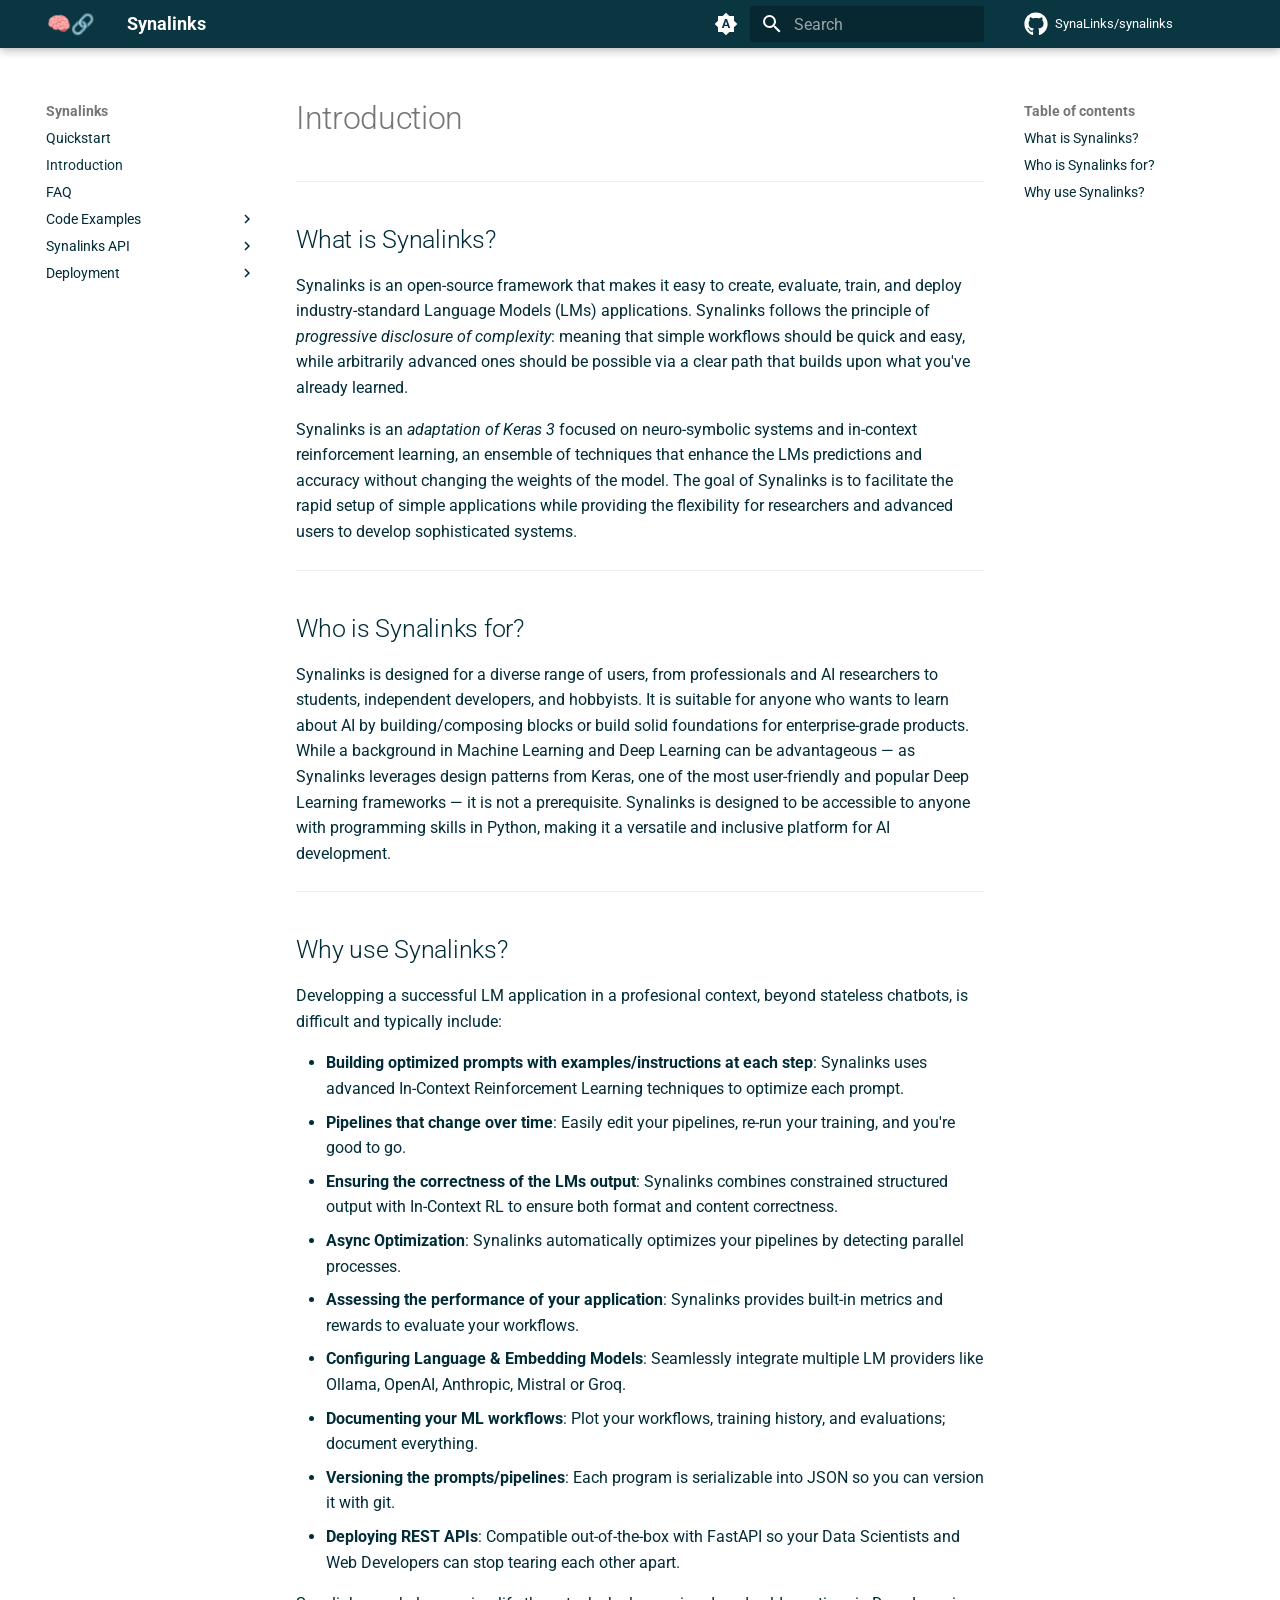
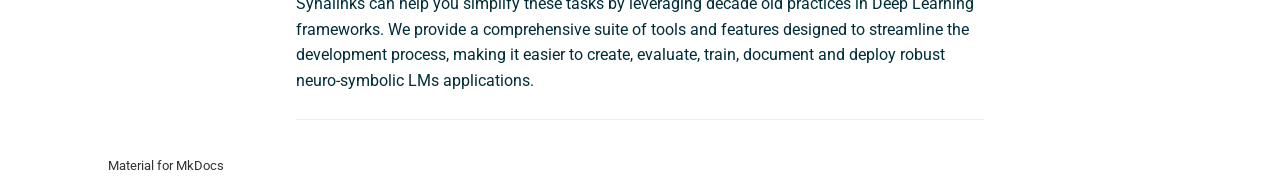
<file: Introduction/index.html>
<!doctype html>
<html lang="en" class="no-js">
  <head>
    
      <meta charset="utf-8">
      <meta name="viewport" content="width=device-width,initial-scale=1">
      
      
      
        <link rel="canonical" href="https://synalinks.github.io/synalinks/Introduction/">
      
      
        <link rel="prev" href="..">
      
      
        <link rel="next" href="../FAQ/">
      
      
      <link rel="icon" href="../assets/synalinks_favicon.png">
      <meta name="generator" content="mkdocs-1.6.1, mkdocs-material-9.6.14">
    
    
      
        <title>Introduction - Synalinks</title>
      
    
    
      <link rel="stylesheet" href="../assets/stylesheets/main.342714a4.min.css">
      
        
        <link rel="stylesheet" href="../assets/stylesheets/palette.06af60db.min.css">
      
      


    
    
      
    
    
      
        
        
        <link rel="preconnect" href="https://fonts.gstatic.com" crossorigin>
        <link rel="stylesheet" href="https://fonts.googleapis.com/css?family=Roboto:300,300i,400,400i,700,700i%7CRoboto+Mono:400,400i,700,700i&display=fallback">
        <style>:root{--md-text-font:"Roboto";--md-code-font:"Roboto Mono"}</style>
      
    
    
      <link rel="stylesheet" href="../assets/_mkdocstrings.css">
    
      <link rel="stylesheet" href="../stylesheets/extra.css">
    
    <script>__md_scope=new URL("..",location),__md_hash=e=>[...e].reduce(((e,_)=>(e<<5)-e+_.charCodeAt(0)),0),__md_get=(e,_=localStorage,t=__md_scope)=>JSON.parse(_.getItem(t.pathname+"."+e)),__md_set=(e,_,t=localStorage,a=__md_scope)=>{try{t.setItem(a.pathname+"."+e,JSON.stringify(_))}catch(e){}}</script>
    
      

    
    
    
   <link href="../assets/stylesheets/glightbox.min.css" rel="stylesheet"/><style>
    html.glightbox-open { overflow: initial; height: 100%; }
    .gslide-title { margin-top: 0px; user-select: text; }
    .gslide-desc { color: #666; user-select: text; }
    .gslide-image img { background: white; }
    .gscrollbar-fixer { padding-right: 15px; }
    .gdesc-inner { font-size: 0.75rem; }
    body[data-md-color-scheme="slate"] .gdesc-inner { background: var(--md-default-bg-color);}
    body[data-md-color-scheme="slate"] .gslide-title { color: var(--md-default-fg-color);}
    body[data-md-color-scheme="slate"] .gslide-desc { color: var(--md-default-fg-color);}</style> <script src="../assets/javascripts/glightbox.min.js"></script></head>
  
  
    
    
      
    
    
    
    
    <body dir="ltr" data-md-color-scheme="default" data-md-color-primary="indigo" data-md-color-accent="indigo">
  
    
    <input class="md-toggle" data-md-toggle="drawer" type="checkbox" id="__drawer" autocomplete="off">
    <input class="md-toggle" data-md-toggle="search" type="checkbox" id="__search" autocomplete="off">
    <label class="md-overlay" for="__drawer"></label>
    <div data-md-component="skip">
      
        
        <a href="#introduction" class="md-skip">
          Skip to content
        </a>
      
    </div>
    <div data-md-component="announce">
      
    </div>
    
    
      

  

<header class="md-header md-header--shadow" data-md-component="header">
  <nav class="md-header__inner md-grid" aria-label="Header">
    <a href=".." title="Synalinks" class="md-header__button md-logo" aria-label="Synalinks" data-md-component="logo">
      
  <img src="../assets/synalinks_logo.png" alt="logo">

    </a>
    <label class="md-header__button md-icon" for="__drawer">
      
      <svg xmlns="http://www.w3.org/2000/svg" viewBox="0 0 24 24"><path d="M3 6h18v2H3zm0 5h18v2H3zm0 5h18v2H3z"/></svg>
    </label>
    <div class="md-header__title" data-md-component="header-title">
      <div class="md-header__ellipsis">
        <div class="md-header__topic">
          <span class="md-ellipsis">
            Synalinks
          </span>
        </div>
        <div class="md-header__topic" data-md-component="header-topic">
          <span class="md-ellipsis">
            
              Introduction
            
          </span>
        </div>
      </div>
    </div>
    
      
        <form class="md-header__option" data-md-component="palette">
  
    
    
    
    <input class="md-option" data-md-color-media="(prefers-color-scheme)" data-md-color-scheme="default" data-md-color-primary="indigo" data-md-color-accent="indigo"  aria-label="Switch to light mode"  type="radio" name="__palette" id="__palette_0">
    
      <label class="md-header__button md-icon" title="Switch to light mode" for="__palette_1" hidden>
        <svg xmlns="http://www.w3.org/2000/svg" viewBox="0 0 24 24"><path d="m14.3 16-.7-2h-3.2l-.7 2H7.8L11 7h2l3.2 9zM20 8.69V4h-4.69L12 .69 8.69 4H4v4.69L.69 12 4 15.31V20h4.69L12 23.31 15.31 20H20v-4.69L23.31 12zm-9.15 3.96h2.3L12 9z"/></svg>
      </label>
    
  
    
    
    
    <input class="md-option" data-md-color-media="(prefers-color-scheme: light)" data-md-color-scheme="default" data-md-color-primary="indigo" data-md-color-accent="indigo"  aria-label="Switch to dark mode"  type="radio" name="__palette" id="__palette_1">
    
      <label class="md-header__button md-icon" title="Switch to dark mode" for="__palette_2" hidden>
        <svg xmlns="http://www.w3.org/2000/svg" viewBox="0 0 24 24"><path d="M12 8a4 4 0 0 0-4 4 4 4 0 0 0 4 4 4 4 0 0 0 4-4 4 4 0 0 0-4-4m0 10a6 6 0 0 1-6-6 6 6 0 0 1 6-6 6 6 0 0 1 6 6 6 6 0 0 1-6 6m8-9.31V4h-4.69L12 .69 8.69 4H4v4.69L.69 12 4 15.31V20h4.69L12 23.31 15.31 20H20v-4.69L23.31 12z"/></svg>
      </label>
    
  
    
    
    
    <input class="md-option" data-md-color-media="(prefers-color-scheme: dark)" data-md-color-scheme="slate" data-md-color-primary="indigo" data-md-color-accent="indigo"  aria-label="Switch to system preference"  type="radio" name="__palette" id="__palette_2">
    
      <label class="md-header__button md-icon" title="Switch to system preference" for="__palette_0" hidden>
        <svg xmlns="http://www.w3.org/2000/svg" viewBox="0 0 24 24"><path d="M12 18c-.89 0-1.74-.2-2.5-.55C11.56 16.5 13 14.42 13 12s-1.44-4.5-3.5-5.45C10.26 6.2 11.11 6 12 6a6 6 0 0 1 6 6 6 6 0 0 1-6 6m8-9.31V4h-4.69L12 .69 8.69 4H4v4.69L.69 12 4 15.31V20h4.69L12 23.31 15.31 20H20v-4.69L23.31 12z"/></svg>
      </label>
    
  
</form>
      
    
    
      <script>var palette=__md_get("__palette");if(palette&&palette.color){if("(prefers-color-scheme)"===palette.color.media){var media=matchMedia("(prefers-color-scheme: light)"),input=document.querySelector(media.matches?"[data-md-color-media='(prefers-color-scheme: light)']":"[data-md-color-media='(prefers-color-scheme: dark)']");palette.color.media=input.getAttribute("data-md-color-media"),palette.color.scheme=input.getAttribute("data-md-color-scheme"),palette.color.primary=input.getAttribute("data-md-color-primary"),palette.color.accent=input.getAttribute("data-md-color-accent")}for(var[key,value]of Object.entries(palette.color))document.body.setAttribute("data-md-color-"+key,value)}</script>
    
    
    
      
      
        <label class="md-header__button md-icon" for="__search">
          
          <svg xmlns="http://www.w3.org/2000/svg" viewBox="0 0 24 24"><path d="M9.5 3A6.5 6.5 0 0 1 16 9.5c0 1.61-.59 3.09-1.56 4.23l.27.27h.79l5 5-1.5 1.5-5-5v-.79l-.27-.27A6.52 6.52 0 0 1 9.5 16 6.5 6.5 0 0 1 3 9.5 6.5 6.5 0 0 1 9.5 3m0 2C7 5 5 7 5 9.5S7 14 9.5 14 14 12 14 9.5 12 5 9.5 5"/></svg>
        </label>
        <div class="md-search" data-md-component="search" role="dialog">
  <label class="md-search__overlay" for="__search"></label>
  <div class="md-search__inner" role="search">
    <form class="md-search__form" name="search">
      <input type="text" class="md-search__input" name="query" aria-label="Search" placeholder="Search" autocapitalize="off" autocorrect="off" autocomplete="off" spellcheck="false" data-md-component="search-query" required>
      <label class="md-search__icon md-icon" for="__search">
        
        <svg xmlns="http://www.w3.org/2000/svg" viewBox="0 0 24 24"><path d="M9.5 3A6.5 6.5 0 0 1 16 9.5c0 1.61-.59 3.09-1.56 4.23l.27.27h.79l5 5-1.5 1.5-5-5v-.79l-.27-.27A6.52 6.52 0 0 1 9.5 16 6.5 6.5 0 0 1 3 9.5 6.5 6.5 0 0 1 9.5 3m0 2C7 5 5 7 5 9.5S7 14 9.5 14 14 12 14 9.5 12 5 9.5 5"/></svg>
        
        <svg xmlns="http://www.w3.org/2000/svg" viewBox="0 0 24 24"><path d="M20 11v2H8l5.5 5.5-1.42 1.42L4.16 12l7.92-7.92L13.5 5.5 8 11z"/></svg>
      </label>
      <nav class="md-search__options" aria-label="Search">
        
        <button type="reset" class="md-search__icon md-icon" title="Clear" aria-label="Clear" tabindex="-1">
          
          <svg xmlns="http://www.w3.org/2000/svg" viewBox="0 0 24 24"><path d="M19 6.41 17.59 5 12 10.59 6.41 5 5 6.41 10.59 12 5 17.59 6.41 19 12 13.41 17.59 19 19 17.59 13.41 12z"/></svg>
        </button>
      </nav>
      
    </form>
    <div class="md-search__output">
      <div class="md-search__scrollwrap" tabindex="0" data-md-scrollfix>
        <div class="md-search-result" data-md-component="search-result">
          <div class="md-search-result__meta">
            Initializing search
          </div>
          <ol class="md-search-result__list" role="presentation"></ol>
        </div>
      </div>
    </div>
  </div>
</div>
      
    
    
      <div class="md-header__source">
        <a href="https://github.com/SynaLinks/synalinks" title="Go to repository" class="md-source" data-md-component="source">
  <div class="md-source__icon md-icon">
    
    <svg xmlns="http://www.w3.org/2000/svg" viewBox="0 0 496 512"><!--! Font Awesome Free 6.7.2 by @fontawesome - https://fontawesome.com License - https://fontawesome.com/license/free (Icons: CC BY 4.0, Fonts: SIL OFL 1.1, Code: MIT License) Copyright 2024 Fonticons, Inc.--><path d="M165.9 397.4c0 2-2.3 3.6-5.2 3.6-3.3.3-5.6-1.3-5.6-3.6 0-2 2.3-3.6 5.2-3.6 3-.3 5.6 1.3 5.6 3.6m-31.1-4.5c-.7 2 1.3 4.3 4.3 4.9 2.6 1 5.6 0 6.2-2s-1.3-4.3-4.3-5.2c-2.6-.7-5.5.3-6.2 2.3m44.2-1.7c-2.9.7-4.9 2.6-4.6 4.9.3 2 2.9 3.3 5.9 2.6 2.9-.7 4.9-2.6 4.6-4.6-.3-1.9-3-3.2-5.9-2.9M244.8 8C106.1 8 0 113.3 0 252c0 110.9 69.8 205.8 169.5 239.2 12.8 2.3 17.3-5.6 17.3-12.1 0-6.2-.3-40.4-.3-61.4 0 0-70 15-84.7-29.8 0 0-11.4-29.1-27.8-36.6 0 0-22.9-15.7 1.6-15.4 0 0 24.9 2 38.6 25.8 21.9 38.6 58.6 27.5 72.9 20.9 2.3-16 8.8-27.1 16-33.7-55.9-6.2-112.3-14.3-112.3-110.5 0-27.5 7.6-41.3 23.6-58.9-2.6-6.5-11.1-33.3 2.6-67.9 20.9-6.5 69 27 69 27 20-5.6 41.5-8.5 62.8-8.5s42.8 2.9 62.8 8.5c0 0 48.1-33.6 69-27 13.7 34.7 5.2 61.4 2.6 67.9 16 17.7 25.8 31.5 25.8 58.9 0 96.5-58.9 104.2-114.8 110.5 9.2 7.9 17 22.9 17 46.4 0 33.7-.3 75.4-.3 83.6 0 6.5 4.6 14.4 17.3 12.1C428.2 457.8 496 362.9 496 252 496 113.3 383.5 8 244.8 8M97.2 352.9c-1.3 1-1 3.3.7 5.2 1.6 1.6 3.9 2.3 5.2 1 1.3-1 1-3.3-.7-5.2-1.6-1.6-3.9-2.3-5.2-1m-10.8-8.1c-.7 1.3.3 2.9 2.3 3.9 1.6 1 3.6.7 4.3-.7.7-1.3-.3-2.9-2.3-3.9-2-.6-3.6-.3-4.3.7m32.4 35.6c-1.6 1.3-1 4.3 1.3 6.2 2.3 2.3 5.2 2.6 6.5 1 1.3-1.3.7-4.3-1.3-6.2-2.2-2.3-5.2-2.6-6.5-1m-11.4-14.7c-1.6 1-1.6 3.6 0 5.9s4.3 3.3 5.6 2.3c1.6-1.3 1.6-3.9 0-6.2-1.4-2.3-4-3.3-5.6-2"/></svg>
  </div>
  <div class="md-source__repository">
    SynaLinks/synalinks
  </div>
</a>
      </div>
    
  </nav>
  
</header>
    
    <div class="md-container" data-md-component="container">
      
      
        
          
        
      
      <main class="md-main" data-md-component="main">
        <div class="md-main__inner md-grid">
          
            
              
              <div class="md-sidebar md-sidebar--primary" data-md-component="sidebar" data-md-type="navigation" >
                <div class="md-sidebar__scrollwrap">
                  <div class="md-sidebar__inner">
                    



<nav class="md-nav md-nav--primary" aria-label="Navigation" data-md-level="0">
  <label class="md-nav__title" for="__drawer">
    <a href=".." title="Synalinks" class="md-nav__button md-logo" aria-label="Synalinks" data-md-component="logo">
      
  <img src="../assets/synalinks_logo.png" alt="logo">

    </a>
    Synalinks
  </label>
  
    <div class="md-nav__source">
      <a href="https://github.com/SynaLinks/synalinks" title="Go to repository" class="md-source" data-md-component="source">
  <div class="md-source__icon md-icon">
    
    <svg xmlns="http://www.w3.org/2000/svg" viewBox="0 0 496 512"><!--! Font Awesome Free 6.7.2 by @fontawesome - https://fontawesome.com License - https://fontawesome.com/license/free (Icons: CC BY 4.0, Fonts: SIL OFL 1.1, Code: MIT License) Copyright 2024 Fonticons, Inc.--><path d="M165.9 397.4c0 2-2.3 3.6-5.2 3.6-3.3.3-5.6-1.3-5.6-3.6 0-2 2.3-3.6 5.2-3.6 3-.3 5.6 1.3 5.6 3.6m-31.1-4.5c-.7 2 1.3 4.3 4.3 4.9 2.6 1 5.6 0 6.2-2s-1.3-4.3-4.3-5.2c-2.6-.7-5.5.3-6.2 2.3m44.2-1.7c-2.9.7-4.9 2.6-4.6 4.9.3 2 2.9 3.3 5.9 2.6 2.9-.7 4.9-2.6 4.6-4.6-.3-1.9-3-3.2-5.9-2.9M244.8 8C106.1 8 0 113.3 0 252c0 110.9 69.8 205.8 169.5 239.2 12.8 2.3 17.3-5.6 17.3-12.1 0-6.2-.3-40.4-.3-61.4 0 0-70 15-84.7-29.8 0 0-11.4-29.1-27.8-36.6 0 0-22.9-15.7 1.6-15.4 0 0 24.9 2 38.6 25.8 21.9 38.6 58.6 27.5 72.9 20.9 2.3-16 8.8-27.1 16-33.7-55.9-6.2-112.3-14.3-112.3-110.5 0-27.5 7.6-41.3 23.6-58.9-2.6-6.5-11.1-33.3 2.6-67.9 20.9-6.5 69 27 69 27 20-5.6 41.5-8.5 62.8-8.5s42.8 2.9 62.8 8.5c0 0 48.1-33.6 69-27 13.7 34.7 5.2 61.4 2.6 67.9 16 17.7 25.8 31.5 25.8 58.9 0 96.5-58.9 104.2-114.8 110.5 9.2 7.9 17 22.9 17 46.4 0 33.7-.3 75.4-.3 83.6 0 6.5 4.6 14.4 17.3 12.1C428.2 457.8 496 362.9 496 252 496 113.3 383.5 8 244.8 8M97.2 352.9c-1.3 1-1 3.3.7 5.2 1.6 1.6 3.9 2.3 5.2 1 1.3-1 1-3.3-.7-5.2-1.6-1.6-3.9-2.3-5.2-1m-10.8-8.1c-.7 1.3.3 2.9 2.3 3.9 1.6 1 3.6.7 4.3-.7.7-1.3-.3-2.9-2.3-3.9-2-.6-3.6-.3-4.3.7m32.4 35.6c-1.6 1.3-1 4.3 1.3 6.2 2.3 2.3 5.2 2.6 6.5 1 1.3-1.3.7-4.3-1.3-6.2-2.2-2.3-5.2-2.6-6.5-1m-11.4-14.7c-1.6 1-1.6 3.6 0 5.9s4.3 3.3 5.6 2.3c1.6-1.3 1.6-3.9 0-6.2-1.4-2.3-4-3.3-5.6-2"/></svg>
  </div>
  <div class="md-source__repository">
    SynaLinks/synalinks
  </div>
</a>
    </div>
  
  <ul class="md-nav__list" data-md-scrollfix>
    
      
      
  
  
  
  
    <li class="md-nav__item">
      <a href=".." class="md-nav__link">
        
  
  
  <span class="md-ellipsis">
    Quickstart
    
  </span>
  

      </a>
    </li>
  

    
      
      
  
  
    
  
  
  
    <li class="md-nav__item md-nav__item--active">
      
      <input class="md-nav__toggle md-toggle" type="checkbox" id="__toc">
      
      
        
      
      
        <label class="md-nav__link md-nav__link--active" for="__toc">
          
  
  
  <span class="md-ellipsis">
    Introduction
    
  </span>
  

          <span class="md-nav__icon md-icon"></span>
        </label>
      
      <a href="./" class="md-nav__link md-nav__link--active">
        
  
  
  <span class="md-ellipsis">
    Introduction
    
  </span>
  

      </a>
      
        

<nav class="md-nav md-nav--secondary" aria-label="Table of contents">
  
  
  
    
  
  
    <label class="md-nav__title" for="__toc">
      <span class="md-nav__icon md-icon"></span>
      Table of contents
    </label>
    <ul class="md-nav__list" data-md-component="toc" data-md-scrollfix>
      
        <li class="md-nav__item">
  <a href="#what-is-synalinks" class="md-nav__link">
    <span class="md-ellipsis">
      What is Synalinks?
    </span>
  </a>
  
</li>
      
        <li class="md-nav__item">
  <a href="#who-is-synalinks-for" class="md-nav__link">
    <span class="md-ellipsis">
      Who is Synalinks for?
    </span>
  </a>
  
</li>
      
        <li class="md-nav__item">
  <a href="#why-use-synalinks" class="md-nav__link">
    <span class="md-ellipsis">
      Why use Synalinks?
    </span>
  </a>
  
</li>
      
    </ul>
  
</nav>
      
    </li>
  

    
      
      
  
  
  
  
    <li class="md-nav__item">
      <a href="../FAQ/" class="md-nav__link">
        
  
  
  <span class="md-ellipsis">
    FAQ
    
  </span>
  

      </a>
    </li>
  

    
      
      
  
  
  
  
    
    
    
    
    
    <li class="md-nav__item md-nav__item--nested">
      
        
        
        <input class="md-nav__toggle md-toggle " type="checkbox" id="__nav_4" >
        
          
          <label class="md-nav__link" for="__nav_4" id="__nav_4_label" tabindex="0">
            
  
  
  <span class="md-ellipsis">
    Code Examples
    
  </span>
  

            <span class="md-nav__icon md-icon"></span>
          </label>
        
        <nav class="md-nav" data-md-level="1" aria-labelledby="__nav_4_label" aria-expanded="false">
          <label class="md-nav__title" for="__nav_4">
            <span class="md-nav__icon md-icon"></span>
            Code Examples
          </label>
          <ul class="md-nav__list" data-md-scrollfix>
            
              
                
  
  
  
  
    
    
    
    
    
    <li class="md-nav__item md-nav__item--nested">
      
        
        
        <input class="md-nav__toggle md-toggle " type="checkbox" id="__nav_4_1" >
        
          
          <label class="md-nav__link" for="__nav_4_1" id="__nav_4_1_label" tabindex="0">
            
  
  
  <span class="md-ellipsis">
    Basics
    
  </span>
  

            <span class="md-nav__icon md-icon"></span>
          </label>
        
        <nav class="md-nav" data-md-level="2" aria-labelledby="__nav_4_1_label" aria-expanded="false">
          <label class="md-nav__title" for="__nav_4_1">
            <span class="md-nav__icon md-icon"></span>
            Basics
          </label>
          <ul class="md-nav__list" data-md-scrollfix>
            
              
                
  
  
  
  
    <li class="md-nav__item">
      <a href="../Code%20Examples/Basics/First%20Steps/" class="md-nav__link">
        
  
  
  <span class="md-ellipsis">
    First Steps
    
  </span>
  

      </a>
    </li>
  

              
            
              
                
  
  
  
  
    <li class="md-nav__item">
      <a href="../Code%20Examples/Basics/First%20Programs/" class="md-nav__link">
        
  
  
  <span class="md-ellipsis">
    First Programs
    
  </span>
  

      </a>
    </li>
  

              
            
              
                
  
  
  
  
    <li class="md-nav__item">
      <a href="../Code%20Examples/Basics/Control%20Flow/" class="md-nav__link">
        
  
  
  <span class="md-ellipsis">
    Control Flow
    
  </span>
  

      </a>
    </li>
  

              
            
              
                
  
  
  
  
    <li class="md-nav__item">
      <a href="../Code%20Examples/Basics/Conversational%20Applications/" class="md-nav__link">
        
  
  
  <span class="md-ellipsis">
    Conversational Applications
    
  </span>
  

      </a>
    </li>
  

              
            
              
                
  
  
  
  
    <li class="md-nav__item">
      <a href="../Code%20Examples/Basics/Reward%20Metrics%20And%20Optimizers/" class="md-nav__link">
        
  
  
  <span class="md-ellipsis">
    Rewards, Metrics &amp; Optimizers
    
  </span>
  

      </a>
    </li>
  

              
            
              
                
  
  
  
  
    <li class="md-nav__item">
      <a href="../Code%20Examples/Basics/Training%20Programs/" class="md-nav__link">
        
  
  
  <span class="md-ellipsis">
    Training Programs
    
  </span>
  

      </a>
    </li>
  

              
            
          </ul>
        </nav>
      
    </li>
  

              
            
              
                
  
  
  
  
    
    
    
    
    
    <li class="md-nav__item md-nav__item--nested">
      
        
        
        <input class="md-nav__toggle md-toggle " type="checkbox" id="__nav_4_2" >
        
          
          <label class="md-nav__link" for="__nav_4_2" id="__nav_4_2_label" tabindex="0">
            
  
  
  <span class="md-ellipsis">
    Advanced
    
  </span>
  

            <span class="md-nav__icon md-icon"></span>
          </label>
        
        <nav class="md-nav" data-md-level="2" aria-labelledby="__nav_4_2_label" aria-expanded="false">
          <label class="md-nav__title" for="__nav_4_2">
            <span class="md-nav__icon md-icon"></span>
            Advanced
          </label>
          <ul class="md-nav__list" data-md-scrollfix>
            
              
                
  
  
  
  
    <li class="md-nav__item">
      <a href="../Code%20Examples/Advanced/Implementing%20Custom%20Modules%20And%20Programs%20Via%20Subclassing/" class="md-nav__link">
        
  
  
  <span class="md-ellipsis">
    Implementing custom modules &amp; programs via subclassing
    
  </span>
  

      </a>
    </li>
  

              
            
              
                
  
  
  
  
    <li class="md-nav__item">
      <a href="../Code%20Examples/Advanced/First%20Knowledge%20Graph%20Schema/" class="md-nav__link">
        
  
  
  <span class="md-ellipsis">
    First Knowledge Graph Schema
    
  </span>
  

      </a>
    </li>
  

              
            
              
                
  
  
  
  
    <li class="md-nav__item">
      <a href="../Code%20Examples/Advanced/Knowledge%20Extraction/" class="md-nav__link">
        
  
  
  <span class="md-ellipsis">
    Knowledge Extraction
    
  </span>
  

      </a>
    </li>
  

              
            
              
                
  
  
  
  
    <li class="md-nav__item">
      <a href="../Code%20Examples/Advanced/Retrieval%20Augmented%20Generation/" class="md-nav__link">
        
  
  
  <span class="md-ellipsis">
    Retrieval Augmented Generation
    
  </span>
  

      </a>
    </li>
  

              
            
          </ul>
        </nav>
      
    </li>
  

              
            
          </ul>
        </nav>
      
    </li>
  

    
      
      
  
  
  
  
    
    
    
    
    
    <li class="md-nav__item md-nav__item--nested">
      
        
        
        <input class="md-nav__toggle md-toggle " type="checkbox" id="__nav_5" >
        
          
          <label class="md-nav__link" for="__nav_5" id="__nav_5_label" tabindex="0">
            
  
  
  <span class="md-ellipsis">
    Synalinks API
    
  </span>
  

            <span class="md-nav__icon md-icon"></span>
          </label>
        
        <nav class="md-nav" data-md-level="1" aria-labelledby="__nav_5_label" aria-expanded="false">
          <label class="md-nav__title" for="__nav_5">
            <span class="md-nav__icon md-icon"></span>
            Synalinks API
          </label>
          <ul class="md-nav__list" data-md-scrollfix>
            
              
                
  
  
  
  
    <li class="md-nav__item">
      <a href="../Synalinks%20API/Language%20Models%20API/" class="md-nav__link">
        
  
  
  <span class="md-ellipsis">
    Language Models API
    
  </span>
  

      </a>
    </li>
  

              
            
              
                
  
  
  
  
    <li class="md-nav__item">
      <a href="../Synalinks%20API/Embedding%20Models%20API/" class="md-nav__link">
        
  
  
  <span class="md-ellipsis">
    Embedding Models API
    
  </span>
  

      </a>
    </li>
  

              
            
              
                
  
  
  
  
    <li class="md-nav__item">
      <a href="../Synalinks%20API/Knowledge%20Bases%20API/" class="md-nav__link">
        
  
  
  <span class="md-ellipsis">
    Knowledge Bases API
    
  </span>
  

      </a>
    </li>
  

              
            
              
                
  
  
  
  
    
    
    
    
    
    <li class="md-nav__item md-nav__item--nested">
      
        
        
        <input class="md-nav__toggle md-toggle " type="checkbox" id="__nav_5_4" >
        
          
          <label class="md-nav__link" for="__nav_5_4" id="__nav_5_4_label" tabindex="0">
            
  
  
  <span class="md-ellipsis">
    Data Models API
    
  </span>
  

            <span class="md-nav__icon md-icon"></span>
          </label>
        
        <nav class="md-nav" data-md-level="2" aria-labelledby="__nav_5_4_label" aria-expanded="false">
          <label class="md-nav__title" for="__nav_5_4">
            <span class="md-nav__icon md-icon"></span>
            Data Models API
          </label>
          <ul class="md-nav__list" data-md-scrollfix>
            
              
                
  
  
  
  
    <li class="md-nav__item">
      <a href="../Synalinks%20API/Data%20Models%20API/" class="md-nav__link">
        
  
  
  <span class="md-ellipsis">
    Data Models API
    
  </span>
  

      </a>
    </li>
  

              
            
              
                
  
  
  
  
    <li class="md-nav__item">
      <a href="../Synalinks%20API/Data%20Models%20API/The%20DataModel%20class/" class="md-nav__link">
        
  
  
  <span class="md-ellipsis">
    The DataModel class
    
  </span>
  

      </a>
    </li>
  

              
            
              
                
  
  
  
  
    <li class="md-nav__item">
      <a href="../Synalinks%20API/Data%20Models%20API/The%20JsonDataModel%20class/" class="md-nav__link">
        
  
  
  <span class="md-ellipsis">
    The JsonDataModel class
    
  </span>
  

      </a>
    </li>
  

              
            
              
                
  
  
  
  
    <li class="md-nav__item">
      <a href="../Synalinks%20API/Data%20Models%20API/The%20SymbolicDataModel%20class/" class="md-nav__link">
        
  
  
  <span class="md-ellipsis">
    The SymbolicDataModel class
    
  </span>
  

      </a>
    </li>
  

              
            
              
                
  
  
  
  
    <li class="md-nav__item">
      <a href="../Synalinks%20API/Data%20Models%20API/The%20Variable%20class/" class="md-nav__link">
        
  
  
  <span class="md-ellipsis">
    The Variable class
    
  </span>
  

      </a>
    </li>
  

              
            
              
                
  
  
  
  
    <li class="md-nav__item">
      <a href="../Synalinks%20API/Data%20Models%20API/The%20Base%20DataModels/" class="md-nav__link">
        
  
  
  <span class="md-ellipsis">
    The Base DataModels
    
  </span>
  

      </a>
    </li>
  

              
            
          </ul>
        </nav>
      
    </li>
  

              
            
              
                
  
  
  
  
    
    
    
    
    
    <li class="md-nav__item md-nav__item--nested">
      
        
        
        <input class="md-nav__toggle md-toggle " type="checkbox" id="__nav_5_5" >
        
          
          <label class="md-nav__link" for="__nav_5_5" id="__nav_5_5_label" tabindex="0">
            
  
  
  <span class="md-ellipsis">
    Programs API
    
  </span>
  

            <span class="md-nav__icon md-icon"></span>
          </label>
        
        <nav class="md-nav" data-md-level="2" aria-labelledby="__nav_5_5_label" aria-expanded="false">
          <label class="md-nav__title" for="__nav_5_5">
            <span class="md-nav__icon md-icon"></span>
            Programs API
          </label>
          <ul class="md-nav__list" data-md-scrollfix>
            
              
                
  
  
  
  
    <li class="md-nav__item">
      <a href="../Synalinks%20API/Programs%20API/" class="md-nav__link">
        
  
  
  <span class="md-ellipsis">
    Programs API
    
  </span>
  

      </a>
    </li>
  

              
            
              
                
  
  
  
  
    <li class="md-nav__item">
      <a href="../Synalinks%20API/Programs%20API/The%20Program%20class/" class="md-nav__link">
        
  
  
  <span class="md-ellipsis">
    The Program class
    
  </span>
  

      </a>
    </li>
  

              
            
              
                
  
  
  
  
    <li class="md-nav__item">
      <a href="../Synalinks%20API/Programs%20API/The%20Sequential%20class/" class="md-nav__link">
        
  
  
  <span class="md-ellipsis">
    The Sequential class
    
  </span>
  

      </a>
    </li>
  

              
            
              
                
  
  
  
  
    <li class="md-nav__item">
      <a href="../Synalinks%20API/Programs%20API/Program%20training%20API/" class="md-nav__link">
        
  
  
  <span class="md-ellipsis">
    Program training API
    
  </span>
  

      </a>
    </li>
  

              
            
              
                
  
  
  
  
    
    
    
    
    
    <li class="md-nav__item md-nav__item--nested">
      
        
        
        <input class="md-nav__toggle md-toggle " type="checkbox" id="__nav_5_5_5" >
        
          
          <label class="md-nav__link" for="__nav_5_5_5" id="__nav_5_5_5_label" tabindex="0">
            
  
  
  <span class="md-ellipsis">
    Program Saving API
    
  </span>
  

            <span class="md-nav__icon md-icon"></span>
          </label>
        
        <nav class="md-nav" data-md-level="3" aria-labelledby="__nav_5_5_5_label" aria-expanded="false">
          <label class="md-nav__title" for="__nav_5_5_5">
            <span class="md-nav__icon md-icon"></span>
            Program Saving API
          </label>
          <ul class="md-nav__list" data-md-scrollfix>
            
              
                
  
  
  
  
    <li class="md-nav__item">
      <a href="../Synalinks%20API/Programs%20API/Program%20Saving%20API/Program%20saving%20and%20loading/" class="md-nav__link">
        
  
  
  <span class="md-ellipsis">
    Program saving and loading
    
  </span>
  

      </a>
    </li>
  

              
            
              
                
  
  
  
  
    <li class="md-nav__item">
      <a href="../Synalinks%20API/Programs%20API/Program%20Saving%20API/Variable%20saving%20and%20loading/" class="md-nav__link">
        
  
  
  <span class="md-ellipsis">
    Variable saving and loading
    
  </span>
  

      </a>
    </li>
  

              
            
          </ul>
        </nav>
      
    </li>
  

              
            
          </ul>
        </nav>
      
    </li>
  

              
            
              
                
  
  
  
  
    
    
    
    
    
    <li class="md-nav__item md-nav__item--nested">
      
        
        
        <input class="md-nav__toggle md-toggle " type="checkbox" id="__nav_5_6" >
        
          
          <label class="md-nav__link" for="__nav_5_6" id="__nav_5_6_label" tabindex="0">
            
  
  
  <span class="md-ellipsis">
    Modules API
    
  </span>
  

            <span class="md-nav__icon md-icon"></span>
          </label>
        
        <nav class="md-nav" data-md-level="2" aria-labelledby="__nav_5_6_label" aria-expanded="false">
          <label class="md-nav__title" for="__nav_5_6">
            <span class="md-nav__icon md-icon"></span>
            Modules API
          </label>
          <ul class="md-nav__list" data-md-scrollfix>
            
              
                
  
  
  
  
    <li class="md-nav__item">
      <a href="../Synalinks%20API/Modules%20API/" class="md-nav__link">
        
  
  
  <span class="md-ellipsis">
    Modules API
    
  </span>
  

      </a>
    </li>
  

              
            
              
                
  
  
  
  
    <li class="md-nav__item">
      <a href="../Synalinks%20API/Modules%20API/Base%20Module%20class/" class="md-nav__link">
        
  
  
  <span class="md-ellipsis">
    Base Module class
    
  </span>
  

      </a>
    </li>
  

              
            
              
                
  
  
  
  
    
    
    
    
    
    <li class="md-nav__item md-nav__item--nested">
      
        
        
        <input class="md-nav__toggle md-toggle " type="checkbox" id="__nav_5_6_3" >
        
          
          <label class="md-nav__link" for="__nav_5_6_3" id="__nav_5_6_3_label" tabindex="0">
            
  
  
  <span class="md-ellipsis">
    Core Modules
    
  </span>
  

            <span class="md-nav__icon md-icon"></span>
          </label>
        
        <nav class="md-nav" data-md-level="3" aria-labelledby="__nav_5_6_3_label" aria-expanded="false">
          <label class="md-nav__title" for="__nav_5_6_3">
            <span class="md-nav__icon md-icon"></span>
            Core Modules
          </label>
          <ul class="md-nav__list" data-md-scrollfix>
            
              
                
  
  
  
  
    <li class="md-nav__item">
      <a href="../Synalinks%20API/Modules%20API/Core%20Modules/" class="md-nav__link">
        
  
  
  <span class="md-ellipsis">
    Core Modules
    
  </span>
  

      </a>
    </li>
  

              
            
              
                
  
  
  
  
    <li class="md-nav__item">
      <a href="../Synalinks%20API/Modules%20API/Core%20Modules/Input%20module/" class="md-nav__link">
        
  
  
  <span class="md-ellipsis">
    Input module
    
  </span>
  

      </a>
    </li>
  

              
            
              
                
  
  
  
  
    <li class="md-nav__item">
      <a href="../Synalinks%20API/Modules%20API/Core%20Modules/Identity%20module/" class="md-nav__link">
        
  
  
  <span class="md-ellipsis">
    Identity module
    
  </span>
  

      </a>
    </li>
  

              
            
              
                
  
  
  
  
    <li class="md-nav__item">
      <a href="../Synalinks%20API/Modules%20API/Core%20Modules/Not%20module/" class="md-nav__link">
        
  
  
  <span class="md-ellipsis">
    Not module
    
  </span>
  

      </a>
    </li>
  

              
            
              
                
  
  
  
  
    <li class="md-nav__item">
      <a href="../Synalinks%20API/Modules%20API/Core%20Modules/Generator%20module/" class="md-nav__link">
        
  
  
  <span class="md-ellipsis">
    Generator module
    
  </span>
  

      </a>
    </li>
  

              
            
              
                
  
  
  
  
    <li class="md-nav__item">
      <a href="../Synalinks%20API/Modules%20API/Core%20Modules/Decision%20module/" class="md-nav__link">
        
  
  
  <span class="md-ellipsis">
    Decision module
    
  </span>
  

      </a>
    </li>
  

              
            
              
                
  
  
  
  
    <li class="md-nav__item">
      <a href="../Synalinks%20API/Modules%20API/Core%20Modules/Action%20module/" class="md-nav__link">
        
  
  
  <span class="md-ellipsis">
    Action module
    
  </span>
  

      </a>
    </li>
  

              
            
              
                
  
  
  
  
    <li class="md-nav__item">
      <a href="../Synalinks%20API/Modules%20API/Core%20Modules/Branch%20module/" class="md-nav__link">
        
  
  
  <span class="md-ellipsis">
    Branch module
    
  </span>
  

      </a>
    </li>
  

              
            
          </ul>
        </nav>
      
    </li>
  

              
            
              
                
  
  
  
  
    
    
    
    
    
    <li class="md-nav__item md-nav__item--nested">
      
        
        
        <input class="md-nav__toggle md-toggle " type="checkbox" id="__nav_5_6_4" >
        
          
          <label class="md-nav__link" for="__nav_5_6_4" id="__nav_5_6_4_label" tabindex="0">
            
  
  
  <span class="md-ellipsis">
    Knowledge Modules
    
  </span>
  

            <span class="md-nav__icon md-icon"></span>
          </label>
        
        <nav class="md-nav" data-md-level="3" aria-labelledby="__nav_5_6_4_label" aria-expanded="false">
          <label class="md-nav__title" for="__nav_5_6_4">
            <span class="md-nav__icon md-icon"></span>
            Knowledge Modules
          </label>
          <ul class="md-nav__list" data-md-scrollfix>
            
              
                
  
  
  
  
    <li class="md-nav__item">
      <a href="../Synalinks%20API/Modules%20API/Knowledge%20Modules/" class="md-nav__link">
        
  
  
  <span class="md-ellipsis">
    Knowledge Modules
    
  </span>
  

      </a>
    </li>
  

              
            
              
                
  
  
  
  
    <li class="md-nav__item">
      <a href="../Synalinks%20API/Modules%20API/Knowledge%20Modules/Embedding%20module/" class="md-nav__link">
        
  
  
  <span class="md-ellipsis">
    Embedding module
    
  </span>
  

      </a>
    </li>
  

              
            
              
                
  
  
  
  
    <li class="md-nav__item">
      <a href="../Synalinks%20API/Modules%20API/Knowledge%20Modules/UpdateKnowledge%20module/" class="md-nav__link">
        
  
  
  <span class="md-ellipsis">
    UpdateKnowledge module
    
  </span>
  

      </a>
    </li>
  

              
            
              
                
  
  
  
  
    <li class="md-nav__item">
      <a href="../Synalinks%20API/Modules%20API/Knowledge%20Modules/EntityRetriever%20module/" class="md-nav__link">
        
  
  
  <span class="md-ellipsis">
    EntityRetriever module
    
  </span>
  

      </a>
    </li>
  

              
            
              
                
  
  
  
  
    <li class="md-nav__item">
      <a href="../Synalinks%20API/Modules%20API/Knowledge%20Modules/KnowledgeRetriever%20module/" class="md-nav__link">
        
  
  
  <span class="md-ellipsis">
    KnowledgeRetriever module
    
  </span>
  

      </a>
    </li>
  

              
            
          </ul>
        </nav>
      
    </li>
  

              
            
              
                
  
  
  
  
    
    
    
    
    
    <li class="md-nav__item md-nav__item--nested">
      
        
        
        <input class="md-nav__toggle md-toggle " type="checkbox" id="__nav_5_6_5" >
        
          
          <label class="md-nav__link" for="__nav_5_6_5" id="__nav_5_6_5_label" tabindex="0">
            
  
  
  <span class="md-ellipsis">
    Merging Modules
    
  </span>
  

            <span class="md-nav__icon md-icon"></span>
          </label>
        
        <nav class="md-nav" data-md-level="3" aria-labelledby="__nav_5_6_5_label" aria-expanded="false">
          <label class="md-nav__title" for="__nav_5_6_5">
            <span class="md-nav__icon md-icon"></span>
            Merging Modules
          </label>
          <ul class="md-nav__list" data-md-scrollfix>
            
              
                
  
  
  
  
    <li class="md-nav__item">
      <a href="../Synalinks%20API/Modules%20API/Merging%20Modules/" class="md-nav__link">
        
  
  
  <span class="md-ellipsis">
    Merging Modules
    
  </span>
  

      </a>
    </li>
  

              
            
              
                
  
  
  
  
    <li class="md-nav__item">
      <a href="../Synalinks%20API/Modules%20API/Merging%20Modules/Concat%20module/" class="md-nav__link">
        
  
  
  <span class="md-ellipsis">
    Concat module
    
  </span>
  

      </a>
    </li>
  

              
            
              
                
  
  
  
  
    <li class="md-nav__item">
      <a href="../Synalinks%20API/Modules%20API/Merging%20Modules/And%20module/" class="md-nav__link">
        
  
  
  <span class="md-ellipsis">
    And module
    
  </span>
  

      </a>
    </li>
  

              
            
              
                
  
  
  
  
    <li class="md-nav__item">
      <a href="../Synalinks%20API/Modules%20API/Merging%20Modules/Or%20module/" class="md-nav__link">
        
  
  
  <span class="md-ellipsis">
    Or module
    
  </span>
  

      </a>
    </li>
  

              
            
              
                
  
  
  
  
    <li class="md-nav__item">
      <a href="../Synalinks%20API/Modules%20API/Merging%20Modules/Xor%20module/" class="md-nav__link">
        
  
  
  <span class="md-ellipsis">
    Xor module
    
  </span>
  

      </a>
    </li>
  

              
            
          </ul>
        </nav>
      
    </li>
  

              
            
              
                
  
  
  
  
    
    
    
    
    
    <li class="md-nav__item md-nav__item--nested">
      
        
        
        <input class="md-nav__toggle md-toggle " type="checkbox" id="__nav_5_6_6" >
        
          
          <label class="md-nav__link" for="__nav_5_6_6" id="__nav_5_6_6_label" tabindex="0">
            
  
  
  <span class="md-ellipsis">
    Test Time Compute Modules
    
  </span>
  

            <span class="md-nav__icon md-icon"></span>
          </label>
        
        <nav class="md-nav" data-md-level="3" aria-labelledby="__nav_5_6_6_label" aria-expanded="false">
          <label class="md-nav__title" for="__nav_5_6_6">
            <span class="md-nav__icon md-icon"></span>
            Test Time Compute Modules
          </label>
          <ul class="md-nav__list" data-md-scrollfix>
            
              
                
  
  
  
  
    <li class="md-nav__item">
      <a href="../Synalinks%20API/Modules%20API/Test%20Time%20Compute%20Modules/" class="md-nav__link">
        
  
  
  <span class="md-ellipsis">
    Test Time Compute Modules
    
  </span>
  

      </a>
    </li>
  

              
            
              
                
  
  
  
  
    <li class="md-nav__item">
      <a href="../Synalinks%20API/Modules%20API/Test%20Time%20Compute%20Modules/ChainOfThought%20module/" class="md-nav__link">
        
  
  
  <span class="md-ellipsis">
    ChainOfThought module
    
  </span>
  

      </a>
    </li>
  

              
            
              
                
  
  
  
  
    <li class="md-nav__item">
      <a href="../Synalinks%20API/Modules%20API/Test%20Time%20Compute%20Modules/SelfCritique%20module/" class="md-nav__link">
        
  
  
  <span class="md-ellipsis">
    SelfCritique module
    
  </span>
  

      </a>
    </li>
  

              
            
          </ul>
        </nav>
      
    </li>
  

              
            
              
                
  
  
  
  
    
    
    
    
    
    <li class="md-nav__item md-nav__item--nested">
      
        
        
        <input class="md-nav__toggle md-toggle " type="checkbox" id="__nav_5_6_7" >
        
          
          <label class="md-nav__link" for="__nav_5_6_7" id="__nav_5_6_7_label" tabindex="0">
            
  
  
  <span class="md-ellipsis">
    Agents Modules
    
  </span>
  

            <span class="md-nav__icon md-icon"></span>
          </label>
        
        <nav class="md-nav" data-md-level="3" aria-labelledby="__nav_5_6_7_label" aria-expanded="false">
          <label class="md-nav__title" for="__nav_5_6_7">
            <span class="md-nav__icon md-icon"></span>
            Agents Modules
          </label>
          <ul class="md-nav__list" data-md-scrollfix>
            
              
                
  
  
  
  
    <li class="md-nav__item">
      <a href="../Synalinks%20API/Modules%20API/Agents%20Modules/" class="md-nav__link">
        
  
  
  <span class="md-ellipsis">
    Agent Modules
    
  </span>
  

      </a>
    </li>
  

              
            
              
                
  
  
  
  
    <li class="md-nav__item">
      <a href="../Synalinks%20API/Modules%20API/Agents%20Modules/ReACT%20Agent%20module/" class="md-nav__link">
        
  
  
  <span class="md-ellipsis">
    ReACT Agent module
    
  </span>
  

      </a>
    </li>
  

              
            
          </ul>
        </nav>
      
    </li>
  

              
            
          </ul>
        </nav>
      
    </li>
  

              
            
              
                
  
  
  
  
    
    
    
    
    
    <li class="md-nav__item md-nav__item--nested">
      
        
        
        <input class="md-nav__toggle md-toggle " type="checkbox" id="__nav_5_7" >
        
          
          <label class="md-nav__link" for="__nav_5_7" id="__nav_5_7_label" tabindex="0">
            
  
  
  <span class="md-ellipsis">
    Callbacks API
    
  </span>
  

            <span class="md-nav__icon md-icon"></span>
          </label>
        
        <nav class="md-nav" data-md-level="2" aria-labelledby="__nav_5_7_label" aria-expanded="false">
          <label class="md-nav__title" for="__nav_5_7">
            <span class="md-nav__icon md-icon"></span>
            Callbacks API
          </label>
          <ul class="md-nav__list" data-md-scrollfix>
            
              
                
  
  
  
  
    <li class="md-nav__item">
      <a href="../Synalinks%20API/Callbacks%20API/" class="md-nav__link">
        
  
  
  <span class="md-ellipsis">
    Callbacks API
    
  </span>
  

      </a>
    </li>
  

              
            
              
                
  
  
  
  
    <li class="md-nav__item">
      <a href="../Synalinks%20API/Callbacks%20API/Base%20Callback%20class/" class="md-nav__link">
        
  
  
  <span class="md-ellipsis">
    Base Callback class
    
  </span>
  

      </a>
    </li>
  

              
            
              
                
  
  
  
  
    <li class="md-nav__item">
      <a href="../Synalinks%20API/Callbacks%20API/ProgramCheckpoint/" class="md-nav__link">
        
  
  
  <span class="md-ellipsis">
    ProgramCheckpoint
    
  </span>
  

      </a>
    </li>
  

              
            
              
                
  
  
  
  
    <li class="md-nav__item">
      <a href="../Synalinks%20API/Callbacks%20API/CSVLogger/" class="md-nav__link">
        
  
  
  <span class="md-ellipsis">
    CSVLogger
    
  </span>
  

      </a>
    </li>
  

              
            
          </ul>
        </nav>
      
    </li>
  

              
            
              
                
  
  
  
  
    
    
    
    
    
    <li class="md-nav__item md-nav__item--nested">
      
        
        
        <input class="md-nav__toggle md-toggle " type="checkbox" id="__nav_5_8" >
        
          
          <label class="md-nav__link" for="__nav_5_8" id="__nav_5_8_label" tabindex="0">
            
  
  
  <span class="md-ellipsis">
    Ops API
    
  </span>
  

            <span class="md-nav__icon md-icon"></span>
          </label>
        
        <nav class="md-nav" data-md-level="2" aria-labelledby="__nav_5_8_label" aria-expanded="false">
          <label class="md-nav__title" for="__nav_5_8">
            <span class="md-nav__icon md-icon"></span>
            Ops API
          </label>
          <ul class="md-nav__list" data-md-scrollfix>
            
              
                
  
  
  
  
    <li class="md-nav__item">
      <a href="../Synalinks%20API/Ops%20API/" class="md-nav__link">
        
  
  
  <span class="md-ellipsis">
    Ops API
    
  </span>
  

      </a>
    </li>
  

              
            
              
                
  
  
  
  
    <li class="md-nav__item">
      <a href="../Synalinks%20API/Ops%20API/JSON%20Ops/" class="md-nav__link">
        
  
  
  <span class="md-ellipsis">
    JSON Ops
    
  </span>
  

      </a>
    </li>
  

              
            
              
                
  
  
  
  
    <li class="md-nav__item">
      <a href="../Synalinks%20API/Ops%20API/Language%20Models%20Ops/" class="md-nav__link">
        
  
  
  <span class="md-ellipsis">
    Language Models Ops
    
  </span>
  

      </a>
    </li>
  

              
            
              
                
  
  
  
  
    <li class="md-nav__item">
      <a href="../Synalinks%20API/Ops%20API/Embedding%20Models%20Ops/" class="md-nav__link">
        
  
  
  <span class="md-ellipsis">
    Embedding Models Ops
    
  </span>
  

      </a>
    </li>
  

              
            
          </ul>
        </nav>
      
    </li>
  

              
            
              
                
  
  
  
  
    
    
    
    
    
    <li class="md-nav__item md-nav__item--nested">
      
        
        
        <input class="md-nav__toggle md-toggle " type="checkbox" id="__nav_5_9" >
        
          
          <label class="md-nav__link" for="__nav_5_9" id="__nav_5_9_label" tabindex="0">
            
  
  
  <span class="md-ellipsis">
    Optimizers API
    
  </span>
  

            <span class="md-nav__icon md-icon"></span>
          </label>
        
        <nav class="md-nav" data-md-level="2" aria-labelledby="__nav_5_9_label" aria-expanded="false">
          <label class="md-nav__title" for="__nav_5_9">
            <span class="md-nav__icon md-icon"></span>
            Optimizers API
          </label>
          <ul class="md-nav__list" data-md-scrollfix>
            
              
                
  
  
  
  
    <li class="md-nav__item">
      <a href="../Synalinks%20API/Optimizers%20API/" class="md-nav__link">
        
  
  
  <span class="md-ellipsis">
    Optimizers API
    
  </span>
  

      </a>
    </li>
  

              
            
              
                
  
  
  
  
    <li class="md-nav__item">
      <a href="../Synalinks%20API/Optimizers%20API/Base%20Optimizer%20class/" class="md-nav__link">
        
  
  
  <span class="md-ellipsis">
    Base Optimizer class
    
  </span>
  

      </a>
    </li>
  

              
            
              
                
  
  
  
  
    <li class="md-nav__item">
      <a href="../Synalinks%20API/Optimizers%20API/RandomFewShot/" class="md-nav__link">
        
  
  
  <span class="md-ellipsis">
    RandomFewShot
    
  </span>
  

      </a>
    </li>
  

              
            
              
                
  
  
  
  
    <li class="md-nav__item">
      <a href="../Synalinks%20API/Optimizers%20API/OPRO/" class="md-nav__link">
        
  
  
  <span class="md-ellipsis">
    OPRO
    
  </span>
  

      </a>
    </li>
  

              
            
              
                
  
  
  
  
    <li class="md-nav__item">
      <a href="../Synalinks%20API/Optimizers%20API/FewShotOPRO/" class="md-nav__link">
        
  
  
  <span class="md-ellipsis">
    FewShotOPRO
    
  </span>
  

      </a>
    </li>
  

              
            
          </ul>
        </nav>
      
    </li>
  

              
            
              
                
  
  
  
  
    
    
    
    
    
    <li class="md-nav__item md-nav__item--nested">
      
        
        
        <input class="md-nav__toggle md-toggle " type="checkbox" id="__nav_5_10" >
        
          
          <label class="md-nav__link" for="__nav_5_10" id="__nav_5_10_label" tabindex="0">
            
  
  
  <span class="md-ellipsis">
    Metrics
    
  </span>
  

            <span class="md-nav__icon md-icon"></span>
          </label>
        
        <nav class="md-nav" data-md-level="2" aria-labelledby="__nav_5_10_label" aria-expanded="false">
          <label class="md-nav__title" for="__nav_5_10">
            <span class="md-nav__icon md-icon"></span>
            Metrics
          </label>
          <ul class="md-nav__list" data-md-scrollfix>
            
              
                
  
  
  
  
    <li class="md-nav__item">
      <a href="../Synalinks%20API/Metrics/" class="md-nav__link">
        
  
  
  <span class="md-ellipsis">
    Metrics
    
  </span>
  

      </a>
    </li>
  

              
            
              
                
  
  
  
  
    <li class="md-nav__item">
      <a href="../Synalinks%20API/Metrics/Base%20Metric%20class/" class="md-nav__link">
        
  
  
  <span class="md-ellipsis">
    Base Metric class
    
  </span>
  

      </a>
    </li>
  

              
            
              
                
  
  
  
  
    <li class="md-nav__item">
      <a href="../Synalinks%20API/Metrics/Metric%20wrappers%20and%20reduction%20metrics/" class="md-nav__link">
        
  
  
  <span class="md-ellipsis">
    Metric wrappers and reduction metrics
    
  </span>
  

      </a>
    </li>
  

              
            
              
                
  
  
  
  
    <li class="md-nav__item">
      <a href="../Synalinks%20API/Metrics/Regression%20metrics/" class="md-nav__link">
        
  
  
  <span class="md-ellipsis">
    Regression metrics
    
  </span>
  

      </a>
    </li>
  

              
            
              
                
  
  
  
  
    <li class="md-nav__item">
      <a href="../Synalinks%20API/Metrics/FScore%20metrics/" class="md-nav__link">
        
  
  
  <span class="md-ellipsis">
    FScore metrics
    
  </span>
  

      </a>
    </li>
  

              
            
          </ul>
        </nav>
      
    </li>
  

              
            
              
                
  
  
  
  
    
    
    
    
    
    <li class="md-nav__item md-nav__item--nested">
      
        
        
        <input class="md-nav__toggle md-toggle " type="checkbox" id="__nav_5_11" >
        
          
          <label class="md-nav__link" for="__nav_5_11" id="__nav_5_11_label" tabindex="0">
            
  
  
  <span class="md-ellipsis">
    Rewards
    
  </span>
  

            <span class="md-nav__icon md-icon"></span>
          </label>
        
        <nav class="md-nav" data-md-level="2" aria-labelledby="__nav_5_11_label" aria-expanded="false">
          <label class="md-nav__title" for="__nav_5_11">
            <span class="md-nav__icon md-icon"></span>
            Rewards
          </label>
          <ul class="md-nav__list" data-md-scrollfix>
            
              
                
  
  
  
  
    <li class="md-nav__item">
      <a href="../Synalinks%20API/Rewards/" class="md-nav__link">
        
  
  
  <span class="md-ellipsis">
    Rewards
    
  </span>
  

      </a>
    </li>
  

              
            
              
                
  
  
  
  
    <li class="md-nav__item">
      <a href="../Synalinks%20API/Rewards/ExactMatch%20reward/" class="md-nav__link">
        
  
  
  <span class="md-ellipsis">
    ExactMatch reward
    
  </span>
  

      </a>
    </li>
  

              
            
              
                
  
  
  
  
    <li class="md-nav__item">
      <a href="../Synalinks%20API/Rewards/CosineSimilarity%20reward/" class="md-nav__link">
        
  
  
  <span class="md-ellipsis">
    CosineSimilarity reward
    
  </span>
  

      </a>
    </li>
  

              
            
              
                
  
  
  
  
    <li class="md-nav__item">
      <a href="../Synalinks%20API/Rewards/LMAsJudge%20reward/" class="md-nav__link">
        
  
  
  <span class="md-ellipsis">
    LMAsJudge reward
    
  </span>
  

      </a>
    </li>
  

              
            
              
                
  
  
  
  
    <li class="md-nav__item">
      <a href="../Synalinks%20API/Rewards/Reward%20wrappers/" class="md-nav__link">
        
  
  
  <span class="md-ellipsis">
    Reward wrappers
    
  </span>
  

      </a>
    </li>
  

              
            
          </ul>
        </nav>
      
    </li>
  

              
            
              
                
  
  
  
  
    
    
    
    
    
    <li class="md-nav__item md-nav__item--nested">
      
        
        
        <input class="md-nav__toggle md-toggle " type="checkbox" id="__nav_5_12" >
        
          
          <label class="md-nav__link" for="__nav_5_12" id="__nav_5_12_label" tabindex="0">
            
  
  
  <span class="md-ellipsis">
    Built-in Datasets
    
  </span>
  

            <span class="md-nav__icon md-icon"></span>
          </label>
        
        <nav class="md-nav" data-md-level="2" aria-labelledby="__nav_5_12_label" aria-expanded="false">
          <label class="md-nav__title" for="__nav_5_12">
            <span class="md-nav__icon md-icon"></span>
            Built-in Datasets
          </label>
          <ul class="md-nav__list" data-md-scrollfix>
            
              
                
  
  
  
  
    <li class="md-nav__item">
      <a href="../Synalinks%20API/Built-in%20Datasets/" class="md-nav__link">
        
  
  
  <span class="md-ellipsis">
    Built-in Datasets
    
  </span>
  

      </a>
    </li>
  

              
            
              
                
  
  
  
  
    <li class="md-nav__item">
      <a href="../Synalinks%20API/Built-in%20Datasets/GSM8K/" class="md-nav__link">
        
  
  
  <span class="md-ellipsis">
    GSM8K
    
  </span>
  

      </a>
    </li>
  

              
            
              
                
  
  
  
  
    <li class="md-nav__item">
      <a href="../Synalinks%20API/Built-in%20Datasets/HotpotQA/" class="md-nav__link">
        
  
  
  <span class="md-ellipsis">
    HotpotQA
    
  </span>
  

      </a>
    </li>
  

              
            
              
                
  
  
  
  
    <li class="md-nav__item">
      <a href="../Synalinks%20API/Built-in%20Datasets/ARC-AGI/" class="md-nav__link">
        
  
  
  <span class="md-ellipsis">
    ARC AGI
    
  </span>
  

      </a>
    </li>
  

              
            
          </ul>
        </nav>
      
    </li>
  

              
            
              
                
  
  
  
  
    
    
    
    
    
    <li class="md-nav__item md-nav__item--nested">
      
        
        
        <input class="md-nav__toggle md-toggle " type="checkbox" id="__nav_5_13" >
        
          
          <label class="md-nav__link" for="__nav_5_13" id="__nav_5_13_label" tabindex="0">
            
  
  
  <span class="md-ellipsis">
    Utilities
    
  </span>
  

            <span class="md-nav__icon md-icon"></span>
          </label>
        
        <nav class="md-nav" data-md-level="2" aria-labelledby="__nav_5_13_label" aria-expanded="false">
          <label class="md-nav__title" for="__nav_5_13">
            <span class="md-nav__icon md-icon"></span>
            Utilities
          </label>
          <ul class="md-nav__list" data-md-scrollfix>
            
              
                
  
  
  
  
    <li class="md-nav__item">
      <a href="../Synalinks%20API/Utilities/Program%20plotting%20utilities/" class="md-nav__link">
        
  
  
  <span class="md-ellipsis">
    Program plotting utilities
    
  </span>
  

      </a>
    </li>
  

              
            
              
                
  
  
  
  
    <li class="md-nav__item">
      <a href="../Synalinks%20API/Utilities/More%20plotting%20utilities/" class="md-nav__link">
        
  
  
  <span class="md-ellipsis">
    More plotting utilities
    
  </span>
  

      </a>
    </li>
  

              
            
              
                
  
  
  
  
    <li class="md-nav__item">
      <a href="../Synalinks%20API/Utilities/NLP%20utilities/" class="md-nav__link">
        
  
  
  <span class="md-ellipsis">
    NLP utilities
    
  </span>
  

      </a>
    </li>
  

              
            
          </ul>
        </nav>
      
    </li>
  

              
            
              
                
  
  
  
  
    <li class="md-nav__item">
      <a href="../Synalinks%20API/Config/" class="md-nav__link">
        
  
  
  <span class="md-ellipsis">
    Config
    
  </span>
  

      </a>
    </li>
  

              
            
          </ul>
        </nav>
      
    </li>
  

    
      
      
  
  
  
  
    
    
    
    
    
    <li class="md-nav__item md-nav__item--nested">
      
        
        
        <input class="md-nav__toggle md-toggle " type="checkbox" id="__nav_6" >
        
          
          <label class="md-nav__link" for="__nav_6" id="__nav_6_label" tabindex="0">
            
  
  
  <span class="md-ellipsis">
    Deployment
    
  </span>
  

            <span class="md-nav__icon md-icon"></span>
          </label>
        
        <nav class="md-nav" data-md-level="1" aria-labelledby="__nav_6_label" aria-expanded="false">
          <label class="md-nav__title" for="__nav_6">
            <span class="md-nav__icon md-icon"></span>
            Deployment
          </label>
          <ul class="md-nav__list" data-md-scrollfix>
            
              
                
  
  
  
  
    <li class="md-nav__item">
      <a href="../Deployment/Building%20a%20REST%20API/" class="md-nav__link">
        
  
  
  <span class="md-ellipsis">
    Building a REST API
    
  </span>
  

      </a>
    </li>
  

              
            
              
                
  
  
  
  
    <li class="md-nav__item">
      <a href="../Deployment/Enabling%20LM%20Tracing/" class="md-nav__link">
        
  
  
  <span class="md-ellipsis">
    Enabling LM Tracing with Arize Phoenix
    
  </span>
  

      </a>
    </li>
  

              
            
          </ul>
        </nav>
      
    </li>
  

    
  </ul>
</nav>
                  </div>
                </div>
              </div>
            
            
              
              <div class="md-sidebar md-sidebar--secondary" data-md-component="sidebar" data-md-type="toc" >
                <div class="md-sidebar__scrollwrap">
                  <div class="md-sidebar__inner">
                    

<nav class="md-nav md-nav--secondary" aria-label="Table of contents">
  
  
  
    
  
  
    <label class="md-nav__title" for="__toc">
      <span class="md-nav__icon md-icon"></span>
      Table of contents
    </label>
    <ul class="md-nav__list" data-md-component="toc" data-md-scrollfix>
      
        <li class="md-nav__item">
  <a href="#what-is-synalinks" class="md-nav__link">
    <span class="md-ellipsis">
      What is Synalinks?
    </span>
  </a>
  
</li>
      
        <li class="md-nav__item">
  <a href="#who-is-synalinks-for" class="md-nav__link">
    <span class="md-ellipsis">
      Who is Synalinks for?
    </span>
  </a>
  
</li>
      
        <li class="md-nav__item">
  <a href="#why-use-synalinks" class="md-nav__link">
    <span class="md-ellipsis">
      Why use Synalinks?
    </span>
  </a>
  
</li>
      
    </ul>
  
</nav>
                  </div>
                </div>
              </div>
            
          
          
            <div class="md-content" data-md-component="content">
              <article class="md-content__inner md-typeset">
                
                  


  
  


<h1 id="introduction">Introduction</h1>
<hr />
<h2 id="what-is-synalinks">What is Synalinks?</h2>
<p>Synalinks is an open-source framework that makes it easy to create, evaluate, train, and deploy industry-standard Language Models (LMs) applications. Synalinks follows the principle of <em>progressive disclosure of complexity</em>: meaning that simple workflows should be quick and easy, while arbitrarily advanced ones should be possible via a clear path that builds upon what you've already learned.</p>
<p>Synalinks is an <em>adaptation of Keras 3</em> focused on neuro-symbolic systems and in-context reinforcement learning, an ensemble of techniques that enhance the LMs predictions and accuracy without changing the weights of the model. The goal of Synalinks is to facilitate the rapid setup of simple applications while providing the flexibility for researchers and advanced users to develop sophisticated systems.</p>
<hr />
<h2 id="who-is-synalinks-for">Who is Synalinks for?</h2>
<p>Synalinks is designed for a diverse range of users, from professionals and AI researchers to students, independent developers, and hobbyists. It is suitable for anyone who wants to learn about AI by building/composing blocks or build solid foundations for enterprise-grade products. While a background in Machine Learning and Deep Learning can be advantageous — as Synalinks leverages design patterns from Keras, one of the most user-friendly and popular Deep Learning frameworks — it is not a prerequisite. Synalinks is designed to be accessible to anyone with programming skills in Python, making it a versatile and inclusive platform for AI development.</p>
<hr />
<h2 id="why-use-synalinks">Why use Synalinks?</h2>
<p>Developping a successful LM application in a profesional context, beyond stateless chatbots, is difficult and typically include:</p>
<ul>
<li><strong>Building optimized prompts with examples/instructions at each step</strong>: Synalinks uses advanced In-Context Reinforcement Learning techniques to optimize each prompt.</li>
<li><strong>Pipelines that change over time</strong>: Easily edit your pipelines, re-run your training, and you're good to go.</li>
<li><strong>Ensuring the correctness of the LMs output</strong>: Synalinks combines constrained structured output with In-Context RL to ensure both format and content correctness.</li>
<li><strong>Async Optimization</strong>: Synalinks automatically optimizes your pipelines by detecting parallel processes.</li>
<li><strong>Assessing the performance of your application</strong>: Synalinks provides built-in metrics and rewards to evaluate your workflows.</li>
<li><strong>Configuring Language &amp; Embedding Models</strong>: Seamlessly integrate multiple LM providers like Ollama, OpenAI, Anthropic, Mistral or Groq.</li>
<li><strong>Documenting your ML workflows</strong>: Plot your workflows, training history, and evaluations; document everything.</li>
<li><strong>Versioning the prompts/pipelines</strong>: Each program is serializable into JSON so you can version it with git.</li>
<li><strong>Deploying REST APIs</strong>: Compatible out-of-the-box with FastAPI so your Data Scientists and Web Developers can stop tearing each other apart.</li>
</ul>
<p>Synalinks can help you simplify these tasks by leveraging decade old practices in Deep Learning frameworks. We provide a comprehensive suite of tools and features designed to streamline the development process, making it easier to create, evaluate, train, document and deploy robust neuro-symbolic LMs applications.</p>
<hr />












                
              </article>
            </div>
          
          
<script>var target=document.getElementById(location.hash.slice(1));target&&target.name&&(target.checked=target.name.startsWith("__tabbed_"))</script>
        </div>
        
      </main>
      
        <footer class="md-footer">
  
  <div class="md-footer-meta md-typeset">
    <div class="md-footer-meta__inner md-grid">
      <div class="md-copyright">
  
  
    Made with
    <a href="https://squidfunk.github.io/mkdocs-material/" target="_blank" rel="noopener">
      Material for MkDocs
    </a>
  
</div>
      
    </div>
  </div>
</footer>
      
    </div>
    <div class="md-dialog" data-md-component="dialog">
      <div class="md-dialog__inner md-typeset"></div>
    </div>
    
    
    
      
      <script id="__config" type="application/json">{"base": "..", "features": ["content.code.copy"], "search": "../assets/javascripts/workers/search.d50fe291.min.js", "tags": null, "translations": {"clipboard.copied": "Copied to clipboard", "clipboard.copy": "Copy to clipboard", "search.result.more.one": "1 more on this page", "search.result.more.other": "# more on this page", "search.result.none": "No matching documents", "search.result.one": "1 matching document", "search.result.other": "# matching documents", "search.result.placeholder": "Type to start searching", "search.result.term.missing": "Missing", "select.version": "Select version"}, "version": null}</script>
    
    
      <script src="../assets/javascripts/bundle.13a4f30d.min.js"></script>
      
    
  <script id="init-glightbox">const lightbox = GLightbox({"touchNavigation": true, "loop": false, "zoomable": true, "draggable": true, "openEffect": "zoom", "closeEffect": "zoom", "slideEffect": "slide"});
document$.subscribe(() => { lightbox.reload() });
</script></body>
</html>
</file>
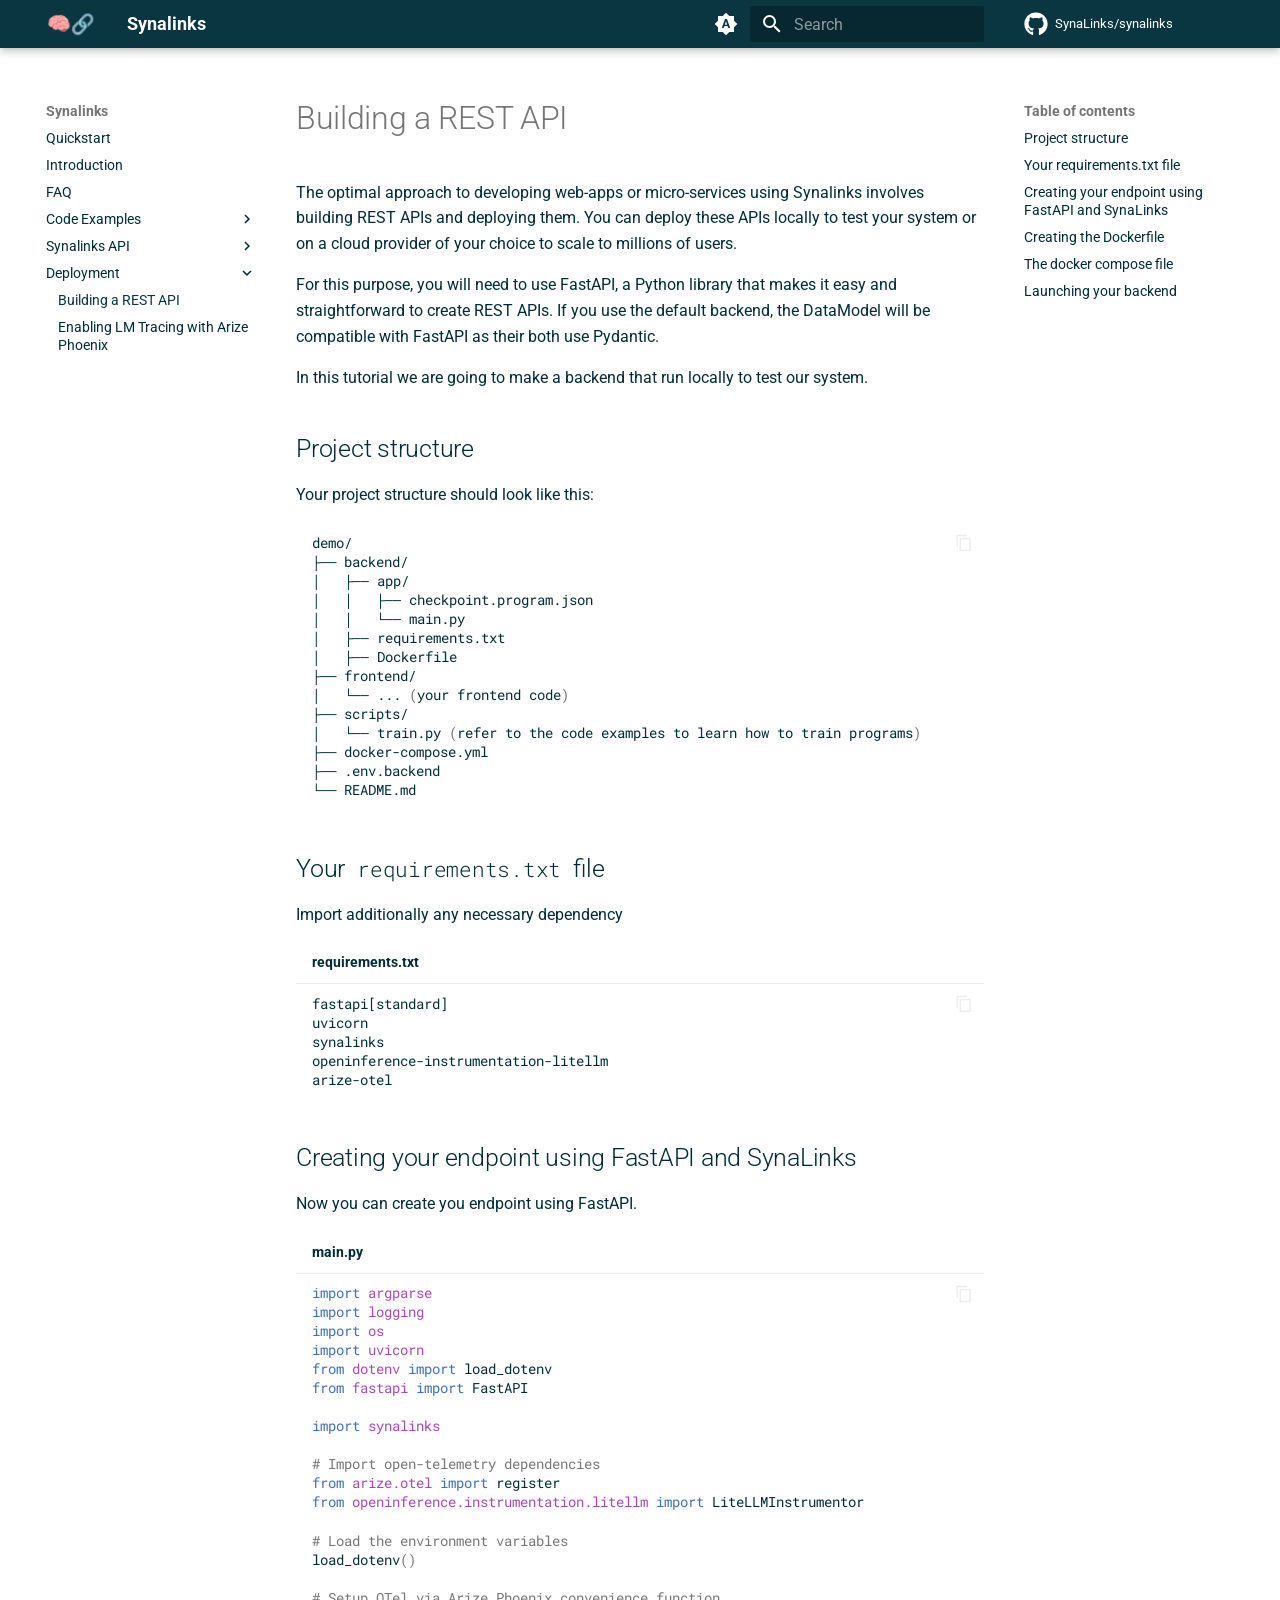
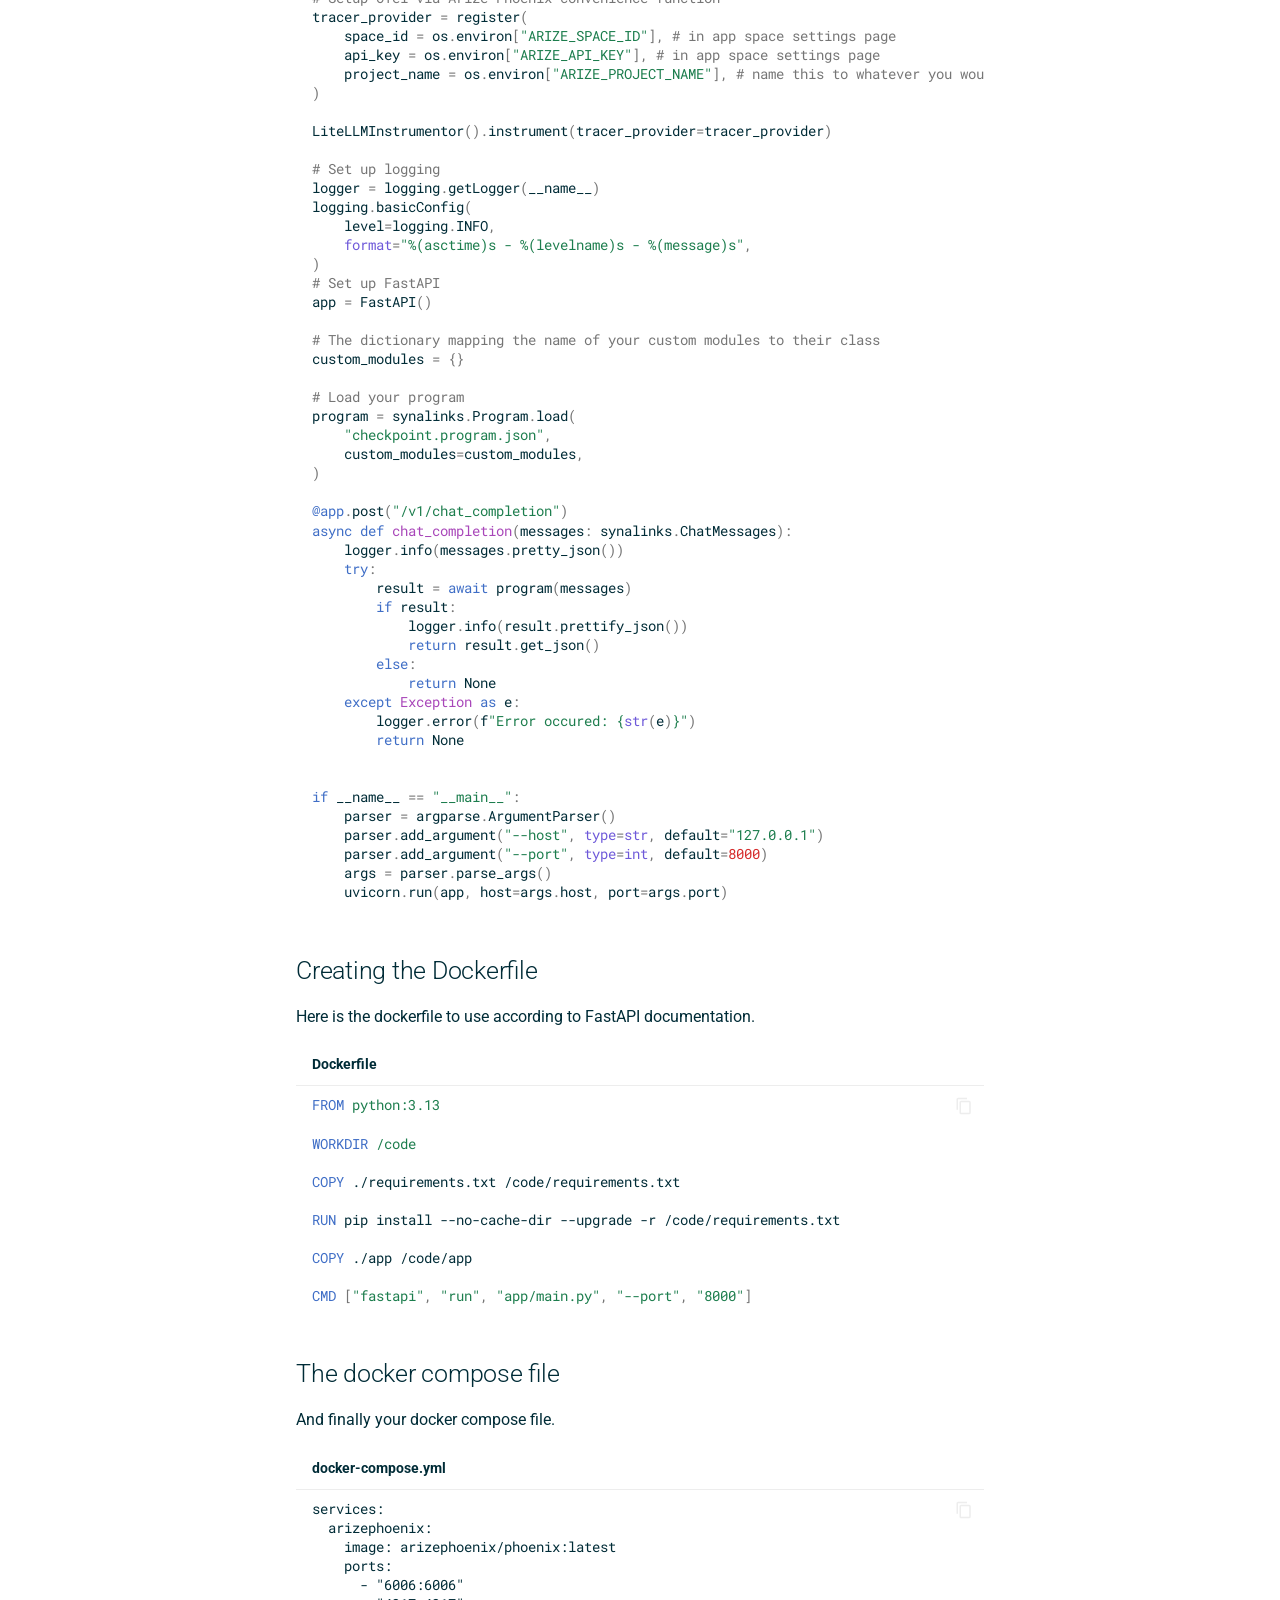
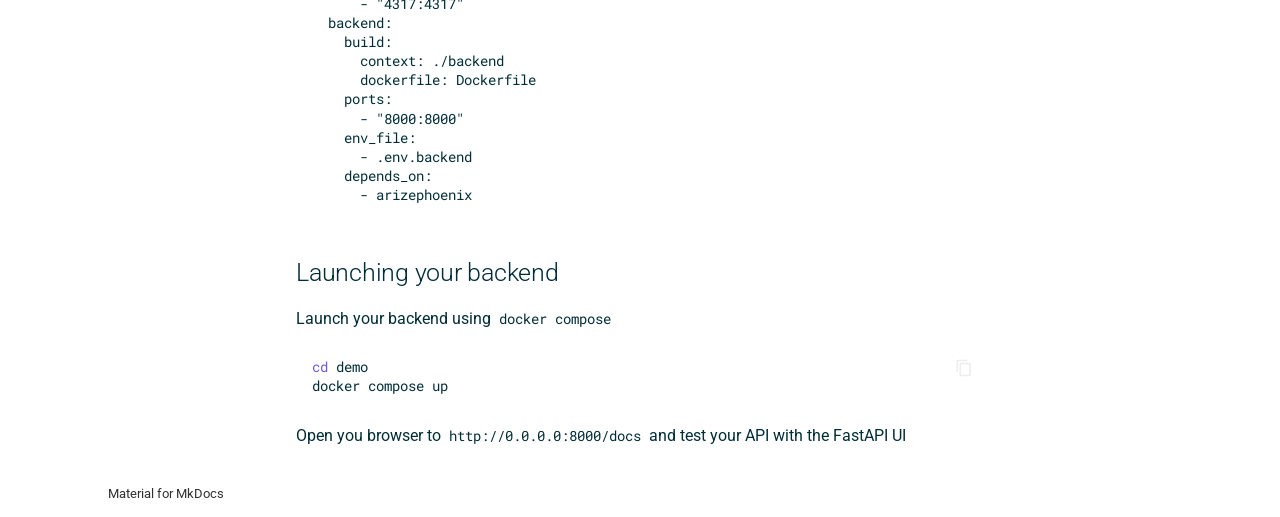
<file: Deployment/Building a REST API/index.html>
<!doctype html>
<html lang="en" class="no-js">
  <head>
    
      <meta charset="utf-8">
      <meta name="viewport" content="width=device-width,initial-scale=1">
      
      
      
        <link rel="canonical" href="https://synalinks.github.io/synalinks/Deployment/Building%20a%20REST%20API/">
      
      
        <link rel="prev" href="../../Synalinks%20API/Config/">
      
      
        <link rel="next" href="../Enabling%20LM%20Tracing/">
      
      
      <link rel="icon" href="../../assets/synalinks_favicon.png">
      <meta name="generator" content="mkdocs-1.6.1, mkdocs-material-9.6.14">
    
    
      
        <title>Building a REST API - Synalinks</title>
      
    
    
      <link rel="stylesheet" href="../../assets/stylesheets/main.342714a4.min.css">
      
        
        <link rel="stylesheet" href="../../assets/stylesheets/palette.06af60db.min.css">
      
      


    
    
      
    
    
      
        
        
        <link rel="preconnect" href="https://fonts.gstatic.com" crossorigin>
        <link rel="stylesheet" href="https://fonts.googleapis.com/css?family=Roboto:300,300i,400,400i,700,700i%7CRoboto+Mono:400,400i,700,700i&display=fallback">
        <style>:root{--md-text-font:"Roboto";--md-code-font:"Roboto Mono"}</style>
      
    
    
      <link rel="stylesheet" href="../../assets/_mkdocstrings.css">
    
      <link rel="stylesheet" href="../../stylesheets/extra.css">
    
    <script>__md_scope=new URL("../..",location),__md_hash=e=>[...e].reduce(((e,_)=>(e<<5)-e+_.charCodeAt(0)),0),__md_get=(e,_=localStorage,t=__md_scope)=>JSON.parse(_.getItem(t.pathname+"."+e)),__md_set=(e,_,t=localStorage,a=__md_scope)=>{try{t.setItem(a.pathname+"."+e,JSON.stringify(_))}catch(e){}}</script>
    
      

    
    
    
   <link href="../../assets/stylesheets/glightbox.min.css" rel="stylesheet"/><style>
    html.glightbox-open { overflow: initial; height: 100%; }
    .gslide-title { margin-top: 0px; user-select: text; }
    .gslide-desc { color: #666; user-select: text; }
    .gslide-image img { background: white; }
    .gscrollbar-fixer { padding-right: 15px; }
    .gdesc-inner { font-size: 0.75rem; }
    body[data-md-color-scheme="slate"] .gdesc-inner { background: var(--md-default-bg-color);}
    body[data-md-color-scheme="slate"] .gslide-title { color: var(--md-default-fg-color);}
    body[data-md-color-scheme="slate"] .gslide-desc { color: var(--md-default-fg-color);}</style> <script src="../../assets/javascripts/glightbox.min.js"></script></head>
  
  
    
    
      
    
    
    
    
    <body dir="ltr" data-md-color-scheme="default" data-md-color-primary="indigo" data-md-color-accent="indigo">
  
    
    <input class="md-toggle" data-md-toggle="drawer" type="checkbox" id="__drawer" autocomplete="off">
    <input class="md-toggle" data-md-toggle="search" type="checkbox" id="__search" autocomplete="off">
    <label class="md-overlay" for="__drawer"></label>
    <div data-md-component="skip">
      
        
        <a href="#building-a-rest-api" class="md-skip">
          Skip to content
        </a>
      
    </div>
    <div data-md-component="announce">
      
    </div>
    
    
      

  

<header class="md-header md-header--shadow" data-md-component="header">
  <nav class="md-header__inner md-grid" aria-label="Header">
    <a href="../.." title="Synalinks" class="md-header__button md-logo" aria-label="Synalinks" data-md-component="logo">
      
  <img src="../../assets/synalinks_logo.png" alt="logo">

    </a>
    <label class="md-header__button md-icon" for="__drawer">
      
      <svg xmlns="http://www.w3.org/2000/svg" viewBox="0 0 24 24"><path d="M3 6h18v2H3zm0 5h18v2H3zm0 5h18v2H3z"/></svg>
    </label>
    <div class="md-header__title" data-md-component="header-title">
      <div class="md-header__ellipsis">
        <div class="md-header__topic">
          <span class="md-ellipsis">
            Synalinks
          </span>
        </div>
        <div class="md-header__topic" data-md-component="header-topic">
          <span class="md-ellipsis">
            
              Building a REST API
            
          </span>
        </div>
      </div>
    </div>
    
      
        <form class="md-header__option" data-md-component="palette">
  
    
    
    
    <input class="md-option" data-md-color-media="(prefers-color-scheme)" data-md-color-scheme="default" data-md-color-primary="indigo" data-md-color-accent="indigo"  aria-label="Switch to light mode"  type="radio" name="__palette" id="__palette_0">
    
      <label class="md-header__button md-icon" title="Switch to light mode" for="__palette_1" hidden>
        <svg xmlns="http://www.w3.org/2000/svg" viewBox="0 0 24 24"><path d="m14.3 16-.7-2h-3.2l-.7 2H7.8L11 7h2l3.2 9zM20 8.69V4h-4.69L12 .69 8.69 4H4v4.69L.69 12 4 15.31V20h4.69L12 23.31 15.31 20H20v-4.69L23.31 12zm-9.15 3.96h2.3L12 9z"/></svg>
      </label>
    
  
    
    
    
    <input class="md-option" data-md-color-media="(prefers-color-scheme: light)" data-md-color-scheme="default" data-md-color-primary="indigo" data-md-color-accent="indigo"  aria-label="Switch to dark mode"  type="radio" name="__palette" id="__palette_1">
    
      <label class="md-header__button md-icon" title="Switch to dark mode" for="__palette_2" hidden>
        <svg xmlns="http://www.w3.org/2000/svg" viewBox="0 0 24 24"><path d="M12 8a4 4 0 0 0-4 4 4 4 0 0 0 4 4 4 4 0 0 0 4-4 4 4 0 0 0-4-4m0 10a6 6 0 0 1-6-6 6 6 0 0 1 6-6 6 6 0 0 1 6 6 6 6 0 0 1-6 6m8-9.31V4h-4.69L12 .69 8.69 4H4v4.69L.69 12 4 15.31V20h4.69L12 23.31 15.31 20H20v-4.69L23.31 12z"/></svg>
      </label>
    
  
    
    
    
    <input class="md-option" data-md-color-media="(prefers-color-scheme: dark)" data-md-color-scheme="slate" data-md-color-primary="indigo" data-md-color-accent="indigo"  aria-label="Switch to system preference"  type="radio" name="__palette" id="__palette_2">
    
      <label class="md-header__button md-icon" title="Switch to system preference" for="__palette_0" hidden>
        <svg xmlns="http://www.w3.org/2000/svg" viewBox="0 0 24 24"><path d="M12 18c-.89 0-1.74-.2-2.5-.55C11.56 16.5 13 14.42 13 12s-1.44-4.5-3.5-5.45C10.26 6.2 11.11 6 12 6a6 6 0 0 1 6 6 6 6 0 0 1-6 6m8-9.31V4h-4.69L12 .69 8.69 4H4v4.69L.69 12 4 15.31V20h4.69L12 23.31 15.31 20H20v-4.69L23.31 12z"/></svg>
      </label>
    
  
</form>
      
    
    
      <script>var palette=__md_get("__palette");if(palette&&palette.color){if("(prefers-color-scheme)"===palette.color.media){var media=matchMedia("(prefers-color-scheme: light)"),input=document.querySelector(media.matches?"[data-md-color-media='(prefers-color-scheme: light)']":"[data-md-color-media='(prefers-color-scheme: dark)']");palette.color.media=input.getAttribute("data-md-color-media"),palette.color.scheme=input.getAttribute("data-md-color-scheme"),palette.color.primary=input.getAttribute("data-md-color-primary"),palette.color.accent=input.getAttribute("data-md-color-accent")}for(var[key,value]of Object.entries(palette.color))document.body.setAttribute("data-md-color-"+key,value)}</script>
    
    
    
      
      
        <label class="md-header__button md-icon" for="__search">
          
          <svg xmlns="http://www.w3.org/2000/svg" viewBox="0 0 24 24"><path d="M9.5 3A6.5 6.5 0 0 1 16 9.5c0 1.61-.59 3.09-1.56 4.23l.27.27h.79l5 5-1.5 1.5-5-5v-.79l-.27-.27A6.52 6.52 0 0 1 9.5 16 6.5 6.5 0 0 1 3 9.5 6.5 6.5 0 0 1 9.5 3m0 2C7 5 5 7 5 9.5S7 14 9.5 14 14 12 14 9.5 12 5 9.5 5"/></svg>
        </label>
        <div class="md-search" data-md-component="search" role="dialog">
  <label class="md-search__overlay" for="__search"></label>
  <div class="md-search__inner" role="search">
    <form class="md-search__form" name="search">
      <input type="text" class="md-search__input" name="query" aria-label="Search" placeholder="Search" autocapitalize="off" autocorrect="off" autocomplete="off" spellcheck="false" data-md-component="search-query" required>
      <label class="md-search__icon md-icon" for="__search">
        
        <svg xmlns="http://www.w3.org/2000/svg" viewBox="0 0 24 24"><path d="M9.5 3A6.5 6.5 0 0 1 16 9.5c0 1.61-.59 3.09-1.56 4.23l.27.27h.79l5 5-1.5 1.5-5-5v-.79l-.27-.27A6.52 6.52 0 0 1 9.5 16 6.5 6.5 0 0 1 3 9.5 6.5 6.5 0 0 1 9.5 3m0 2C7 5 5 7 5 9.5S7 14 9.5 14 14 12 14 9.5 12 5 9.5 5"/></svg>
        
        <svg xmlns="http://www.w3.org/2000/svg" viewBox="0 0 24 24"><path d="M20 11v2H8l5.5 5.5-1.42 1.42L4.16 12l7.92-7.92L13.5 5.5 8 11z"/></svg>
      </label>
      <nav class="md-search__options" aria-label="Search">
        
        <button type="reset" class="md-search__icon md-icon" title="Clear" aria-label="Clear" tabindex="-1">
          
          <svg xmlns="http://www.w3.org/2000/svg" viewBox="0 0 24 24"><path d="M19 6.41 17.59 5 12 10.59 6.41 5 5 6.41 10.59 12 5 17.59 6.41 19 12 13.41 17.59 19 19 17.59 13.41 12z"/></svg>
        </button>
      </nav>
      
    </form>
    <div class="md-search__output">
      <div class="md-search__scrollwrap" tabindex="0" data-md-scrollfix>
        <div class="md-search-result" data-md-component="search-result">
          <div class="md-search-result__meta">
            Initializing search
          </div>
          <ol class="md-search-result__list" role="presentation"></ol>
        </div>
      </div>
    </div>
  </div>
</div>
      
    
    
      <div class="md-header__source">
        <a href="https://github.com/SynaLinks/synalinks" title="Go to repository" class="md-source" data-md-component="source">
  <div class="md-source__icon md-icon">
    
    <svg xmlns="http://www.w3.org/2000/svg" viewBox="0 0 496 512"><!--! Font Awesome Free 6.7.2 by @fontawesome - https://fontawesome.com License - https://fontawesome.com/license/free (Icons: CC BY 4.0, Fonts: SIL OFL 1.1, Code: MIT License) Copyright 2024 Fonticons, Inc.--><path d="M165.9 397.4c0 2-2.3 3.6-5.2 3.6-3.3.3-5.6-1.3-5.6-3.6 0-2 2.3-3.6 5.2-3.6 3-.3 5.6 1.3 5.6 3.6m-31.1-4.5c-.7 2 1.3 4.3 4.3 4.9 2.6 1 5.6 0 6.2-2s-1.3-4.3-4.3-5.2c-2.6-.7-5.5.3-6.2 2.3m44.2-1.7c-2.9.7-4.9 2.6-4.6 4.9.3 2 2.9 3.3 5.9 2.6 2.9-.7 4.9-2.6 4.6-4.6-.3-1.9-3-3.2-5.9-2.9M244.8 8C106.1 8 0 113.3 0 252c0 110.9 69.8 205.8 169.5 239.2 12.8 2.3 17.3-5.6 17.3-12.1 0-6.2-.3-40.4-.3-61.4 0 0-70 15-84.7-29.8 0 0-11.4-29.1-27.8-36.6 0 0-22.9-15.7 1.6-15.4 0 0 24.9 2 38.6 25.8 21.9 38.6 58.6 27.5 72.9 20.9 2.3-16 8.8-27.1 16-33.7-55.9-6.2-112.3-14.3-112.3-110.5 0-27.5 7.6-41.3 23.6-58.9-2.6-6.5-11.1-33.3 2.6-67.9 20.9-6.5 69 27 69 27 20-5.6 41.5-8.5 62.8-8.5s42.8 2.9 62.8 8.5c0 0 48.1-33.6 69-27 13.7 34.7 5.2 61.4 2.6 67.9 16 17.7 25.8 31.5 25.8 58.9 0 96.5-58.9 104.2-114.8 110.5 9.2 7.9 17 22.9 17 46.4 0 33.7-.3 75.4-.3 83.6 0 6.5 4.6 14.4 17.3 12.1C428.2 457.8 496 362.9 496 252 496 113.3 383.5 8 244.8 8M97.2 352.9c-1.3 1-1 3.3.7 5.2 1.6 1.6 3.9 2.3 5.2 1 1.3-1 1-3.3-.7-5.2-1.6-1.6-3.9-2.3-5.2-1m-10.8-8.1c-.7 1.3.3 2.9 2.3 3.9 1.6 1 3.6.7 4.3-.7.7-1.3-.3-2.9-2.3-3.9-2-.6-3.6-.3-4.3.7m32.4 35.6c-1.6 1.3-1 4.3 1.3 6.2 2.3 2.3 5.2 2.6 6.5 1 1.3-1.3.7-4.3-1.3-6.2-2.2-2.3-5.2-2.6-6.5-1m-11.4-14.7c-1.6 1-1.6 3.6 0 5.9s4.3 3.3 5.6 2.3c1.6-1.3 1.6-3.9 0-6.2-1.4-2.3-4-3.3-5.6-2"/></svg>
  </div>
  <div class="md-source__repository">
    SynaLinks/synalinks
  </div>
</a>
      </div>
    
  </nav>
  
</header>
    
    <div class="md-container" data-md-component="container">
      
      
        
          
        
      
      <main class="md-main" data-md-component="main">
        <div class="md-main__inner md-grid">
          
            
              
              <div class="md-sidebar md-sidebar--primary" data-md-component="sidebar" data-md-type="navigation" >
                <div class="md-sidebar__scrollwrap">
                  <div class="md-sidebar__inner">
                    



<nav class="md-nav md-nav--primary" aria-label="Navigation" data-md-level="0">
  <label class="md-nav__title" for="__drawer">
    <a href="../.." title="Synalinks" class="md-nav__button md-logo" aria-label="Synalinks" data-md-component="logo">
      
  <img src="../../assets/synalinks_logo.png" alt="logo">

    </a>
    Synalinks
  </label>
  
    <div class="md-nav__source">
      <a href="https://github.com/SynaLinks/synalinks" title="Go to repository" class="md-source" data-md-component="source">
  <div class="md-source__icon md-icon">
    
    <svg xmlns="http://www.w3.org/2000/svg" viewBox="0 0 496 512"><!--! Font Awesome Free 6.7.2 by @fontawesome - https://fontawesome.com License - https://fontawesome.com/license/free (Icons: CC BY 4.0, Fonts: SIL OFL 1.1, Code: MIT License) Copyright 2024 Fonticons, Inc.--><path d="M165.9 397.4c0 2-2.3 3.6-5.2 3.6-3.3.3-5.6-1.3-5.6-3.6 0-2 2.3-3.6 5.2-3.6 3-.3 5.6 1.3 5.6 3.6m-31.1-4.5c-.7 2 1.3 4.3 4.3 4.9 2.6 1 5.6 0 6.2-2s-1.3-4.3-4.3-5.2c-2.6-.7-5.5.3-6.2 2.3m44.2-1.7c-2.9.7-4.9 2.6-4.6 4.9.3 2 2.9 3.3 5.9 2.6 2.9-.7 4.9-2.6 4.6-4.6-.3-1.9-3-3.2-5.9-2.9M244.8 8C106.1 8 0 113.3 0 252c0 110.9 69.8 205.8 169.5 239.2 12.8 2.3 17.3-5.6 17.3-12.1 0-6.2-.3-40.4-.3-61.4 0 0-70 15-84.7-29.8 0 0-11.4-29.1-27.8-36.6 0 0-22.9-15.7 1.6-15.4 0 0 24.9 2 38.6 25.8 21.9 38.6 58.6 27.5 72.9 20.9 2.3-16 8.8-27.1 16-33.7-55.9-6.2-112.3-14.3-112.3-110.5 0-27.5 7.6-41.3 23.6-58.9-2.6-6.5-11.1-33.3 2.6-67.9 20.9-6.5 69 27 69 27 20-5.6 41.5-8.5 62.8-8.5s42.8 2.9 62.8 8.5c0 0 48.1-33.6 69-27 13.7 34.7 5.2 61.4 2.6 67.9 16 17.7 25.8 31.5 25.8 58.9 0 96.5-58.9 104.2-114.8 110.5 9.2 7.9 17 22.9 17 46.4 0 33.7-.3 75.4-.3 83.6 0 6.5 4.6 14.4 17.3 12.1C428.2 457.8 496 362.9 496 252 496 113.3 383.5 8 244.8 8M97.2 352.9c-1.3 1-1 3.3.7 5.2 1.6 1.6 3.9 2.3 5.2 1 1.3-1 1-3.3-.7-5.2-1.6-1.6-3.9-2.3-5.2-1m-10.8-8.1c-.7 1.3.3 2.9 2.3 3.9 1.6 1 3.6.7 4.3-.7.7-1.3-.3-2.9-2.3-3.9-2-.6-3.6-.3-4.3.7m32.4 35.6c-1.6 1.3-1 4.3 1.3 6.2 2.3 2.3 5.2 2.6 6.5 1 1.3-1.3.7-4.3-1.3-6.2-2.2-2.3-5.2-2.6-6.5-1m-11.4-14.7c-1.6 1-1.6 3.6 0 5.9s4.3 3.3 5.6 2.3c1.6-1.3 1.6-3.9 0-6.2-1.4-2.3-4-3.3-5.6-2"/></svg>
  </div>
  <div class="md-source__repository">
    SynaLinks/synalinks
  </div>
</a>
    </div>
  
  <ul class="md-nav__list" data-md-scrollfix>
    
      
      
  
  
  
  
    <li class="md-nav__item">
      <a href="../.." class="md-nav__link">
        
  
  
  <span class="md-ellipsis">
    Quickstart
    
  </span>
  

      </a>
    </li>
  

    
      
      
  
  
  
  
    <li class="md-nav__item">
      <a href="../../Introduction/" class="md-nav__link">
        
  
  
  <span class="md-ellipsis">
    Introduction
    
  </span>
  

      </a>
    </li>
  

    
      
      
  
  
  
  
    <li class="md-nav__item">
      <a href="../../FAQ/" class="md-nav__link">
        
  
  
  <span class="md-ellipsis">
    FAQ
    
  </span>
  

      </a>
    </li>
  

    
      
      
  
  
  
  
    
    
    
    
    
    <li class="md-nav__item md-nav__item--nested">
      
        
        
        <input class="md-nav__toggle md-toggle " type="checkbox" id="__nav_4" >
        
          
          <label class="md-nav__link" for="__nav_4" id="__nav_4_label" tabindex="0">
            
  
  
  <span class="md-ellipsis">
    Code Examples
    
  </span>
  

            <span class="md-nav__icon md-icon"></span>
          </label>
        
        <nav class="md-nav" data-md-level="1" aria-labelledby="__nav_4_label" aria-expanded="false">
          <label class="md-nav__title" for="__nav_4">
            <span class="md-nav__icon md-icon"></span>
            Code Examples
          </label>
          <ul class="md-nav__list" data-md-scrollfix>
            
              
                
  
  
  
  
    
    
    
    
    
    <li class="md-nav__item md-nav__item--nested">
      
        
        
        <input class="md-nav__toggle md-toggle " type="checkbox" id="__nav_4_1" >
        
          
          <label class="md-nav__link" for="__nav_4_1" id="__nav_4_1_label" tabindex="0">
            
  
  
  <span class="md-ellipsis">
    Basics
    
  </span>
  

            <span class="md-nav__icon md-icon"></span>
          </label>
        
        <nav class="md-nav" data-md-level="2" aria-labelledby="__nav_4_1_label" aria-expanded="false">
          <label class="md-nav__title" for="__nav_4_1">
            <span class="md-nav__icon md-icon"></span>
            Basics
          </label>
          <ul class="md-nav__list" data-md-scrollfix>
            
              
                
  
  
  
  
    <li class="md-nav__item">
      <a href="../../Code%20Examples/Basics/First%20Steps/" class="md-nav__link">
        
  
  
  <span class="md-ellipsis">
    First Steps
    
  </span>
  

      </a>
    </li>
  

              
            
              
                
  
  
  
  
    <li class="md-nav__item">
      <a href="../../Code%20Examples/Basics/First%20Programs/" class="md-nav__link">
        
  
  
  <span class="md-ellipsis">
    First Programs
    
  </span>
  

      </a>
    </li>
  

              
            
              
                
  
  
  
  
    <li class="md-nav__item">
      <a href="../../Code%20Examples/Basics/Control%20Flow/" class="md-nav__link">
        
  
  
  <span class="md-ellipsis">
    Control Flow
    
  </span>
  

      </a>
    </li>
  

              
            
              
                
  
  
  
  
    <li class="md-nav__item">
      <a href="../../Code%20Examples/Basics/Conversational%20Applications/" class="md-nav__link">
        
  
  
  <span class="md-ellipsis">
    Conversational Applications
    
  </span>
  

      </a>
    </li>
  

              
            
              
                
  
  
  
  
    <li class="md-nav__item">
      <a href="../../Code%20Examples/Basics/Reward%20Metrics%20And%20Optimizers/" class="md-nav__link">
        
  
  
  <span class="md-ellipsis">
    Rewards, Metrics &amp; Optimizers
    
  </span>
  

      </a>
    </li>
  

              
            
              
                
  
  
  
  
    <li class="md-nav__item">
      <a href="../../Code%20Examples/Basics/Training%20Programs/" class="md-nav__link">
        
  
  
  <span class="md-ellipsis">
    Training Programs
    
  </span>
  

      </a>
    </li>
  

              
            
          </ul>
        </nav>
      
    </li>
  

              
            
              
                
  
  
  
  
    
    
    
    
    
    <li class="md-nav__item md-nav__item--nested">
      
        
        
        <input class="md-nav__toggle md-toggle " type="checkbox" id="__nav_4_2" >
        
          
          <label class="md-nav__link" for="__nav_4_2" id="__nav_4_2_label" tabindex="0">
            
  
  
  <span class="md-ellipsis">
    Advanced
    
  </span>
  

            <span class="md-nav__icon md-icon"></span>
          </label>
        
        <nav class="md-nav" data-md-level="2" aria-labelledby="__nav_4_2_label" aria-expanded="false">
          <label class="md-nav__title" for="__nav_4_2">
            <span class="md-nav__icon md-icon"></span>
            Advanced
          </label>
          <ul class="md-nav__list" data-md-scrollfix>
            
              
                
  
  
  
  
    <li class="md-nav__item">
      <a href="../../Code%20Examples/Advanced/Implementing%20Custom%20Modules%20And%20Programs%20Via%20Subclassing/" class="md-nav__link">
        
  
  
  <span class="md-ellipsis">
    Implementing custom modules &amp; programs via subclassing
    
  </span>
  

      </a>
    </li>
  

              
            
              
                
  
  
  
  
    <li class="md-nav__item">
      <a href="../../Code%20Examples/Advanced/First%20Knowledge%20Graph%20Schema/" class="md-nav__link">
        
  
  
  <span class="md-ellipsis">
    First Knowledge Graph Schema
    
  </span>
  

      </a>
    </li>
  

              
            
              
                
  
  
  
  
    <li class="md-nav__item">
      <a href="../../Code%20Examples/Advanced/Knowledge%20Extraction/" class="md-nav__link">
        
  
  
  <span class="md-ellipsis">
    Knowledge Extraction
    
  </span>
  

      </a>
    </li>
  

              
            
              
                
  
  
  
  
    <li class="md-nav__item">
      <a href="../../Code%20Examples/Advanced/Retrieval%20Augmented%20Generation/" class="md-nav__link">
        
  
  
  <span class="md-ellipsis">
    Retrieval Augmented Generation
    
  </span>
  

      </a>
    </li>
  

              
            
          </ul>
        </nav>
      
    </li>
  

              
            
          </ul>
        </nav>
      
    </li>
  

    
      
      
  
  
  
  
    
    
    
    
    
    <li class="md-nav__item md-nav__item--nested">
      
        
        
        <input class="md-nav__toggle md-toggle " type="checkbox" id="__nav_5" >
        
          
          <label class="md-nav__link" for="__nav_5" id="__nav_5_label" tabindex="0">
            
  
  
  <span class="md-ellipsis">
    Synalinks API
    
  </span>
  

            <span class="md-nav__icon md-icon"></span>
          </label>
        
        <nav class="md-nav" data-md-level="1" aria-labelledby="__nav_5_label" aria-expanded="false">
          <label class="md-nav__title" for="__nav_5">
            <span class="md-nav__icon md-icon"></span>
            Synalinks API
          </label>
          <ul class="md-nav__list" data-md-scrollfix>
            
              
                
  
  
  
  
    <li class="md-nav__item">
      <a href="../../Synalinks%20API/Language%20Models%20API/" class="md-nav__link">
        
  
  
  <span class="md-ellipsis">
    Language Models API
    
  </span>
  

      </a>
    </li>
  

              
            
              
                
  
  
  
  
    <li class="md-nav__item">
      <a href="../../Synalinks%20API/Embedding%20Models%20API/" class="md-nav__link">
        
  
  
  <span class="md-ellipsis">
    Embedding Models API
    
  </span>
  

      </a>
    </li>
  

              
            
              
                
  
  
  
  
    <li class="md-nav__item">
      <a href="../../Synalinks%20API/Knowledge%20Bases%20API/" class="md-nav__link">
        
  
  
  <span class="md-ellipsis">
    Knowledge Bases API
    
  </span>
  

      </a>
    </li>
  

              
            
              
                
  
  
  
  
    
    
    
    
    
    <li class="md-nav__item md-nav__item--nested">
      
        
        
        <input class="md-nav__toggle md-toggle " type="checkbox" id="__nav_5_4" >
        
          
          <label class="md-nav__link" for="__nav_5_4" id="__nav_5_4_label" tabindex="0">
            
  
  
  <span class="md-ellipsis">
    Data Models API
    
  </span>
  

            <span class="md-nav__icon md-icon"></span>
          </label>
        
        <nav class="md-nav" data-md-level="2" aria-labelledby="__nav_5_4_label" aria-expanded="false">
          <label class="md-nav__title" for="__nav_5_4">
            <span class="md-nav__icon md-icon"></span>
            Data Models API
          </label>
          <ul class="md-nav__list" data-md-scrollfix>
            
              
                
  
  
  
  
    <li class="md-nav__item">
      <a href="../../Synalinks%20API/Data%20Models%20API/" class="md-nav__link">
        
  
  
  <span class="md-ellipsis">
    Data Models API
    
  </span>
  

      </a>
    </li>
  

              
            
              
                
  
  
  
  
    <li class="md-nav__item">
      <a href="../../Synalinks%20API/Data%20Models%20API/The%20DataModel%20class/" class="md-nav__link">
        
  
  
  <span class="md-ellipsis">
    The DataModel class
    
  </span>
  

      </a>
    </li>
  

              
            
              
                
  
  
  
  
    <li class="md-nav__item">
      <a href="../../Synalinks%20API/Data%20Models%20API/The%20JsonDataModel%20class/" class="md-nav__link">
        
  
  
  <span class="md-ellipsis">
    The JsonDataModel class
    
  </span>
  

      </a>
    </li>
  

              
            
              
                
  
  
  
  
    <li class="md-nav__item">
      <a href="../../Synalinks%20API/Data%20Models%20API/The%20SymbolicDataModel%20class/" class="md-nav__link">
        
  
  
  <span class="md-ellipsis">
    The SymbolicDataModel class
    
  </span>
  

      </a>
    </li>
  

              
            
              
                
  
  
  
  
    <li class="md-nav__item">
      <a href="../../Synalinks%20API/Data%20Models%20API/The%20Variable%20class/" class="md-nav__link">
        
  
  
  <span class="md-ellipsis">
    The Variable class
    
  </span>
  

      </a>
    </li>
  

              
            
              
                
  
  
  
  
    <li class="md-nav__item">
      <a href="../../Synalinks%20API/Data%20Models%20API/The%20Base%20DataModels/" class="md-nav__link">
        
  
  
  <span class="md-ellipsis">
    The Base DataModels
    
  </span>
  

      </a>
    </li>
  

              
            
          </ul>
        </nav>
      
    </li>
  

              
            
              
                
  
  
  
  
    
    
    
    
    
    <li class="md-nav__item md-nav__item--nested">
      
        
        
        <input class="md-nav__toggle md-toggle " type="checkbox" id="__nav_5_5" >
        
          
          <label class="md-nav__link" for="__nav_5_5" id="__nav_5_5_label" tabindex="0">
            
  
  
  <span class="md-ellipsis">
    Programs API
    
  </span>
  

            <span class="md-nav__icon md-icon"></span>
          </label>
        
        <nav class="md-nav" data-md-level="2" aria-labelledby="__nav_5_5_label" aria-expanded="false">
          <label class="md-nav__title" for="__nav_5_5">
            <span class="md-nav__icon md-icon"></span>
            Programs API
          </label>
          <ul class="md-nav__list" data-md-scrollfix>
            
              
                
  
  
  
  
    <li class="md-nav__item">
      <a href="../../Synalinks%20API/Programs%20API/" class="md-nav__link">
        
  
  
  <span class="md-ellipsis">
    Programs API
    
  </span>
  

      </a>
    </li>
  

              
            
              
                
  
  
  
  
    <li class="md-nav__item">
      <a href="../../Synalinks%20API/Programs%20API/The%20Program%20class/" class="md-nav__link">
        
  
  
  <span class="md-ellipsis">
    The Program class
    
  </span>
  

      </a>
    </li>
  

              
            
              
                
  
  
  
  
    <li class="md-nav__item">
      <a href="../../Synalinks%20API/Programs%20API/The%20Sequential%20class/" class="md-nav__link">
        
  
  
  <span class="md-ellipsis">
    The Sequential class
    
  </span>
  

      </a>
    </li>
  

              
            
              
                
  
  
  
  
    <li class="md-nav__item">
      <a href="../../Synalinks%20API/Programs%20API/Program%20training%20API/" class="md-nav__link">
        
  
  
  <span class="md-ellipsis">
    Program training API
    
  </span>
  

      </a>
    </li>
  

              
            
              
                
  
  
  
  
    
    
    
    
    
    <li class="md-nav__item md-nav__item--nested">
      
        
        
        <input class="md-nav__toggle md-toggle " type="checkbox" id="__nav_5_5_5" >
        
          
          <label class="md-nav__link" for="__nav_5_5_5" id="__nav_5_5_5_label" tabindex="0">
            
  
  
  <span class="md-ellipsis">
    Program Saving API
    
  </span>
  

            <span class="md-nav__icon md-icon"></span>
          </label>
        
        <nav class="md-nav" data-md-level="3" aria-labelledby="__nav_5_5_5_label" aria-expanded="false">
          <label class="md-nav__title" for="__nav_5_5_5">
            <span class="md-nav__icon md-icon"></span>
            Program Saving API
          </label>
          <ul class="md-nav__list" data-md-scrollfix>
            
              
                
  
  
  
  
    <li class="md-nav__item">
      <a href="../../Synalinks%20API/Programs%20API/Program%20Saving%20API/Program%20saving%20and%20loading/" class="md-nav__link">
        
  
  
  <span class="md-ellipsis">
    Program saving and loading
    
  </span>
  

      </a>
    </li>
  

              
            
              
                
  
  
  
  
    <li class="md-nav__item">
      <a href="../../Synalinks%20API/Programs%20API/Program%20Saving%20API/Variable%20saving%20and%20loading/" class="md-nav__link">
        
  
  
  <span class="md-ellipsis">
    Variable saving and loading
    
  </span>
  

      </a>
    </li>
  

              
            
          </ul>
        </nav>
      
    </li>
  

              
            
          </ul>
        </nav>
      
    </li>
  

              
            
              
                
  
  
  
  
    
    
    
    
    
    <li class="md-nav__item md-nav__item--nested">
      
        
        
        <input class="md-nav__toggle md-toggle " type="checkbox" id="__nav_5_6" >
        
          
          <label class="md-nav__link" for="__nav_5_6" id="__nav_5_6_label" tabindex="0">
            
  
  
  <span class="md-ellipsis">
    Modules API
    
  </span>
  

            <span class="md-nav__icon md-icon"></span>
          </label>
        
        <nav class="md-nav" data-md-level="2" aria-labelledby="__nav_5_6_label" aria-expanded="false">
          <label class="md-nav__title" for="__nav_5_6">
            <span class="md-nav__icon md-icon"></span>
            Modules API
          </label>
          <ul class="md-nav__list" data-md-scrollfix>
            
              
                
  
  
  
  
    <li class="md-nav__item">
      <a href="../../Synalinks%20API/Modules%20API/" class="md-nav__link">
        
  
  
  <span class="md-ellipsis">
    Modules API
    
  </span>
  

      </a>
    </li>
  

              
            
              
                
  
  
  
  
    <li class="md-nav__item">
      <a href="../../Synalinks%20API/Modules%20API/Base%20Module%20class/" class="md-nav__link">
        
  
  
  <span class="md-ellipsis">
    Base Module class
    
  </span>
  

      </a>
    </li>
  

              
            
              
                
  
  
  
  
    
    
    
    
    
    <li class="md-nav__item md-nav__item--nested">
      
        
        
        <input class="md-nav__toggle md-toggle " type="checkbox" id="__nav_5_6_3" >
        
          
          <label class="md-nav__link" for="__nav_5_6_3" id="__nav_5_6_3_label" tabindex="0">
            
  
  
  <span class="md-ellipsis">
    Core Modules
    
  </span>
  

            <span class="md-nav__icon md-icon"></span>
          </label>
        
        <nav class="md-nav" data-md-level="3" aria-labelledby="__nav_5_6_3_label" aria-expanded="false">
          <label class="md-nav__title" for="__nav_5_6_3">
            <span class="md-nav__icon md-icon"></span>
            Core Modules
          </label>
          <ul class="md-nav__list" data-md-scrollfix>
            
              
                
  
  
  
  
    <li class="md-nav__item">
      <a href="../../Synalinks%20API/Modules%20API/Core%20Modules/" class="md-nav__link">
        
  
  
  <span class="md-ellipsis">
    Core Modules
    
  </span>
  

      </a>
    </li>
  

              
            
              
                
  
  
  
  
    <li class="md-nav__item">
      <a href="../../Synalinks%20API/Modules%20API/Core%20Modules/Input%20module/" class="md-nav__link">
        
  
  
  <span class="md-ellipsis">
    Input module
    
  </span>
  

      </a>
    </li>
  

              
            
              
                
  
  
  
  
    <li class="md-nav__item">
      <a href="../../Synalinks%20API/Modules%20API/Core%20Modules/Identity%20module/" class="md-nav__link">
        
  
  
  <span class="md-ellipsis">
    Identity module
    
  </span>
  

      </a>
    </li>
  

              
            
              
                
  
  
  
  
    <li class="md-nav__item">
      <a href="../../Synalinks%20API/Modules%20API/Core%20Modules/Not%20module/" class="md-nav__link">
        
  
  
  <span class="md-ellipsis">
    Not module
    
  </span>
  

      </a>
    </li>
  

              
            
              
                
  
  
  
  
    <li class="md-nav__item">
      <a href="../../Synalinks%20API/Modules%20API/Core%20Modules/Generator%20module/" class="md-nav__link">
        
  
  
  <span class="md-ellipsis">
    Generator module
    
  </span>
  

      </a>
    </li>
  

              
            
              
                
  
  
  
  
    <li class="md-nav__item">
      <a href="../../Synalinks%20API/Modules%20API/Core%20Modules/Decision%20module/" class="md-nav__link">
        
  
  
  <span class="md-ellipsis">
    Decision module
    
  </span>
  

      </a>
    </li>
  

              
            
              
                
  
  
  
  
    <li class="md-nav__item">
      <a href="../../Synalinks%20API/Modules%20API/Core%20Modules/Action%20module/" class="md-nav__link">
        
  
  
  <span class="md-ellipsis">
    Action module
    
  </span>
  

      </a>
    </li>
  

              
            
              
                
  
  
  
  
    <li class="md-nav__item">
      <a href="../../Synalinks%20API/Modules%20API/Core%20Modules/Branch%20module/" class="md-nav__link">
        
  
  
  <span class="md-ellipsis">
    Branch module
    
  </span>
  

      </a>
    </li>
  

              
            
          </ul>
        </nav>
      
    </li>
  

              
            
              
                
  
  
  
  
    
    
    
    
    
    <li class="md-nav__item md-nav__item--nested">
      
        
        
        <input class="md-nav__toggle md-toggle " type="checkbox" id="__nav_5_6_4" >
        
          
          <label class="md-nav__link" for="__nav_5_6_4" id="__nav_5_6_4_label" tabindex="0">
            
  
  
  <span class="md-ellipsis">
    Knowledge Modules
    
  </span>
  

            <span class="md-nav__icon md-icon"></span>
          </label>
        
        <nav class="md-nav" data-md-level="3" aria-labelledby="__nav_5_6_4_label" aria-expanded="false">
          <label class="md-nav__title" for="__nav_5_6_4">
            <span class="md-nav__icon md-icon"></span>
            Knowledge Modules
          </label>
          <ul class="md-nav__list" data-md-scrollfix>
            
              
                
  
  
  
  
    <li class="md-nav__item">
      <a href="../../Synalinks%20API/Modules%20API/Knowledge%20Modules/" class="md-nav__link">
        
  
  
  <span class="md-ellipsis">
    Knowledge Modules
    
  </span>
  

      </a>
    </li>
  

              
            
              
                
  
  
  
  
    <li class="md-nav__item">
      <a href="../../Synalinks%20API/Modules%20API/Knowledge%20Modules/Embedding%20module/" class="md-nav__link">
        
  
  
  <span class="md-ellipsis">
    Embedding module
    
  </span>
  

      </a>
    </li>
  

              
            
              
                
  
  
  
  
    <li class="md-nav__item">
      <a href="../../Synalinks%20API/Modules%20API/Knowledge%20Modules/UpdateKnowledge%20module/" class="md-nav__link">
        
  
  
  <span class="md-ellipsis">
    UpdateKnowledge module
    
  </span>
  

      </a>
    </li>
  

              
            
              
                
  
  
  
  
    <li class="md-nav__item">
      <a href="../../Synalinks%20API/Modules%20API/Knowledge%20Modules/EntityRetriever%20module/" class="md-nav__link">
        
  
  
  <span class="md-ellipsis">
    EntityRetriever module
    
  </span>
  

      </a>
    </li>
  

              
            
              
                
  
  
  
  
    <li class="md-nav__item">
      <a href="../../Synalinks%20API/Modules%20API/Knowledge%20Modules/KnowledgeRetriever%20module/" class="md-nav__link">
        
  
  
  <span class="md-ellipsis">
    KnowledgeRetriever module
    
  </span>
  

      </a>
    </li>
  

              
            
          </ul>
        </nav>
      
    </li>
  

              
            
              
                
  
  
  
  
    
    
    
    
    
    <li class="md-nav__item md-nav__item--nested">
      
        
        
        <input class="md-nav__toggle md-toggle " type="checkbox" id="__nav_5_6_5" >
        
          
          <label class="md-nav__link" for="__nav_5_6_5" id="__nav_5_6_5_label" tabindex="0">
            
  
  
  <span class="md-ellipsis">
    Merging Modules
    
  </span>
  

            <span class="md-nav__icon md-icon"></span>
          </label>
        
        <nav class="md-nav" data-md-level="3" aria-labelledby="__nav_5_6_5_label" aria-expanded="false">
          <label class="md-nav__title" for="__nav_5_6_5">
            <span class="md-nav__icon md-icon"></span>
            Merging Modules
          </label>
          <ul class="md-nav__list" data-md-scrollfix>
            
              
                
  
  
  
  
    <li class="md-nav__item">
      <a href="../../Synalinks%20API/Modules%20API/Merging%20Modules/" class="md-nav__link">
        
  
  
  <span class="md-ellipsis">
    Merging Modules
    
  </span>
  

      </a>
    </li>
  

              
            
              
                
  
  
  
  
    <li class="md-nav__item">
      <a href="../../Synalinks%20API/Modules%20API/Merging%20Modules/Concat%20module/" class="md-nav__link">
        
  
  
  <span class="md-ellipsis">
    Concat module
    
  </span>
  

      </a>
    </li>
  

              
            
              
                
  
  
  
  
    <li class="md-nav__item">
      <a href="../../Synalinks%20API/Modules%20API/Merging%20Modules/And%20module/" class="md-nav__link">
        
  
  
  <span class="md-ellipsis">
    And module
    
  </span>
  

      </a>
    </li>
  

              
            
              
                
  
  
  
  
    <li class="md-nav__item">
      <a href="../../Synalinks%20API/Modules%20API/Merging%20Modules/Or%20module/" class="md-nav__link">
        
  
  
  <span class="md-ellipsis">
    Or module
    
  </span>
  

      </a>
    </li>
  

              
            
              
                
  
  
  
  
    <li class="md-nav__item">
      <a href="../../Synalinks%20API/Modules%20API/Merging%20Modules/Xor%20module/" class="md-nav__link">
        
  
  
  <span class="md-ellipsis">
    Xor module
    
  </span>
  

      </a>
    </li>
  

              
            
          </ul>
        </nav>
      
    </li>
  

              
            
              
                
  
  
  
  
    
    
    
    
    
    <li class="md-nav__item md-nav__item--nested">
      
        
        
        <input class="md-nav__toggle md-toggle " type="checkbox" id="__nav_5_6_6" >
        
          
          <label class="md-nav__link" for="__nav_5_6_6" id="__nav_5_6_6_label" tabindex="0">
            
  
  
  <span class="md-ellipsis">
    Test Time Compute Modules
    
  </span>
  

            <span class="md-nav__icon md-icon"></span>
          </label>
        
        <nav class="md-nav" data-md-level="3" aria-labelledby="__nav_5_6_6_label" aria-expanded="false">
          <label class="md-nav__title" for="__nav_5_6_6">
            <span class="md-nav__icon md-icon"></span>
            Test Time Compute Modules
          </label>
          <ul class="md-nav__list" data-md-scrollfix>
            
              
                
  
  
  
  
    <li class="md-nav__item">
      <a href="../../Synalinks%20API/Modules%20API/Test%20Time%20Compute%20Modules/" class="md-nav__link">
        
  
  
  <span class="md-ellipsis">
    Test Time Compute Modules
    
  </span>
  

      </a>
    </li>
  

              
            
              
                
  
  
  
  
    <li class="md-nav__item">
      <a href="../../Synalinks%20API/Modules%20API/Test%20Time%20Compute%20Modules/ChainOfThought%20module/" class="md-nav__link">
        
  
  
  <span class="md-ellipsis">
    ChainOfThought module
    
  </span>
  

      </a>
    </li>
  

              
            
              
                
  
  
  
  
    <li class="md-nav__item">
      <a href="../../Synalinks%20API/Modules%20API/Test%20Time%20Compute%20Modules/SelfCritique%20module/" class="md-nav__link">
        
  
  
  <span class="md-ellipsis">
    SelfCritique module
    
  </span>
  

      </a>
    </li>
  

              
            
          </ul>
        </nav>
      
    </li>
  

              
            
              
                
  
  
  
  
    
    
    
    
    
    <li class="md-nav__item md-nav__item--nested">
      
        
        
        <input class="md-nav__toggle md-toggle " type="checkbox" id="__nav_5_6_7" >
        
          
          <label class="md-nav__link" for="__nav_5_6_7" id="__nav_5_6_7_label" tabindex="0">
            
  
  
  <span class="md-ellipsis">
    Agents Modules
    
  </span>
  

            <span class="md-nav__icon md-icon"></span>
          </label>
        
        <nav class="md-nav" data-md-level="3" aria-labelledby="__nav_5_6_7_label" aria-expanded="false">
          <label class="md-nav__title" for="__nav_5_6_7">
            <span class="md-nav__icon md-icon"></span>
            Agents Modules
          </label>
          <ul class="md-nav__list" data-md-scrollfix>
            
              
                
  
  
  
  
    <li class="md-nav__item">
      <a href="../../Synalinks%20API/Modules%20API/Agents%20Modules/" class="md-nav__link">
        
  
  
  <span class="md-ellipsis">
    Agent Modules
    
  </span>
  

      </a>
    </li>
  

              
            
              
                
  
  
  
  
    <li class="md-nav__item">
      <a href="../../Synalinks%20API/Modules%20API/Agents%20Modules/ReACT%20Agent%20module/" class="md-nav__link">
        
  
  
  <span class="md-ellipsis">
    ReACT Agent module
    
  </span>
  

      </a>
    </li>
  

              
            
          </ul>
        </nav>
      
    </li>
  

              
            
          </ul>
        </nav>
      
    </li>
  

              
            
              
                
  
  
  
  
    
    
    
    
    
    <li class="md-nav__item md-nav__item--nested">
      
        
        
        <input class="md-nav__toggle md-toggle " type="checkbox" id="__nav_5_7" >
        
          
          <label class="md-nav__link" for="__nav_5_7" id="__nav_5_7_label" tabindex="0">
            
  
  
  <span class="md-ellipsis">
    Callbacks API
    
  </span>
  

            <span class="md-nav__icon md-icon"></span>
          </label>
        
        <nav class="md-nav" data-md-level="2" aria-labelledby="__nav_5_7_label" aria-expanded="false">
          <label class="md-nav__title" for="__nav_5_7">
            <span class="md-nav__icon md-icon"></span>
            Callbacks API
          </label>
          <ul class="md-nav__list" data-md-scrollfix>
            
              
                
  
  
  
  
    <li class="md-nav__item">
      <a href="../../Synalinks%20API/Callbacks%20API/" class="md-nav__link">
        
  
  
  <span class="md-ellipsis">
    Callbacks API
    
  </span>
  

      </a>
    </li>
  

              
            
              
                
  
  
  
  
    <li class="md-nav__item">
      <a href="../../Synalinks%20API/Callbacks%20API/Base%20Callback%20class/" class="md-nav__link">
        
  
  
  <span class="md-ellipsis">
    Base Callback class
    
  </span>
  

      </a>
    </li>
  

              
            
              
                
  
  
  
  
    <li class="md-nav__item">
      <a href="../../Synalinks%20API/Callbacks%20API/ProgramCheckpoint/" class="md-nav__link">
        
  
  
  <span class="md-ellipsis">
    ProgramCheckpoint
    
  </span>
  

      </a>
    </li>
  

              
            
              
                
  
  
  
  
    <li class="md-nav__item">
      <a href="../../Synalinks%20API/Callbacks%20API/CSVLogger/" class="md-nav__link">
        
  
  
  <span class="md-ellipsis">
    CSVLogger
    
  </span>
  

      </a>
    </li>
  

              
            
          </ul>
        </nav>
      
    </li>
  

              
            
              
                
  
  
  
  
    
    
    
    
    
    <li class="md-nav__item md-nav__item--nested">
      
        
        
        <input class="md-nav__toggle md-toggle " type="checkbox" id="__nav_5_8" >
        
          
          <label class="md-nav__link" for="__nav_5_8" id="__nav_5_8_label" tabindex="0">
            
  
  
  <span class="md-ellipsis">
    Ops API
    
  </span>
  

            <span class="md-nav__icon md-icon"></span>
          </label>
        
        <nav class="md-nav" data-md-level="2" aria-labelledby="__nav_5_8_label" aria-expanded="false">
          <label class="md-nav__title" for="__nav_5_8">
            <span class="md-nav__icon md-icon"></span>
            Ops API
          </label>
          <ul class="md-nav__list" data-md-scrollfix>
            
              
                
  
  
  
  
    <li class="md-nav__item">
      <a href="../../Synalinks%20API/Ops%20API/" class="md-nav__link">
        
  
  
  <span class="md-ellipsis">
    Ops API
    
  </span>
  

      </a>
    </li>
  

              
            
              
                
  
  
  
  
    <li class="md-nav__item">
      <a href="../../Synalinks%20API/Ops%20API/JSON%20Ops/" class="md-nav__link">
        
  
  
  <span class="md-ellipsis">
    JSON Ops
    
  </span>
  

      </a>
    </li>
  

              
            
              
                
  
  
  
  
    <li class="md-nav__item">
      <a href="../../Synalinks%20API/Ops%20API/Language%20Models%20Ops/" class="md-nav__link">
        
  
  
  <span class="md-ellipsis">
    Language Models Ops
    
  </span>
  

      </a>
    </li>
  

              
            
              
                
  
  
  
  
    <li class="md-nav__item">
      <a href="../../Synalinks%20API/Ops%20API/Embedding%20Models%20Ops/" class="md-nav__link">
        
  
  
  <span class="md-ellipsis">
    Embedding Models Ops
    
  </span>
  

      </a>
    </li>
  

              
            
          </ul>
        </nav>
      
    </li>
  

              
            
              
                
  
  
  
  
    
    
    
    
    
    <li class="md-nav__item md-nav__item--nested">
      
        
        
        <input class="md-nav__toggle md-toggle " type="checkbox" id="__nav_5_9" >
        
          
          <label class="md-nav__link" for="__nav_5_9" id="__nav_5_9_label" tabindex="0">
            
  
  
  <span class="md-ellipsis">
    Optimizers API
    
  </span>
  

            <span class="md-nav__icon md-icon"></span>
          </label>
        
        <nav class="md-nav" data-md-level="2" aria-labelledby="__nav_5_9_label" aria-expanded="false">
          <label class="md-nav__title" for="__nav_5_9">
            <span class="md-nav__icon md-icon"></span>
            Optimizers API
          </label>
          <ul class="md-nav__list" data-md-scrollfix>
            
              
                
  
  
  
  
    <li class="md-nav__item">
      <a href="../../Synalinks%20API/Optimizers%20API/" class="md-nav__link">
        
  
  
  <span class="md-ellipsis">
    Optimizers API
    
  </span>
  

      </a>
    </li>
  

              
            
              
                
  
  
  
  
    <li class="md-nav__item">
      <a href="../../Synalinks%20API/Optimizers%20API/Base%20Optimizer%20class/" class="md-nav__link">
        
  
  
  <span class="md-ellipsis">
    Base Optimizer class
    
  </span>
  

      </a>
    </li>
  

              
            
              
                
  
  
  
  
    <li class="md-nav__item">
      <a href="../../Synalinks%20API/Optimizers%20API/RandomFewShot/" class="md-nav__link">
        
  
  
  <span class="md-ellipsis">
    RandomFewShot
    
  </span>
  

      </a>
    </li>
  

              
            
              
                
  
  
  
  
    <li class="md-nav__item">
      <a href="../../Synalinks%20API/Optimizers%20API/OPRO/" class="md-nav__link">
        
  
  
  <span class="md-ellipsis">
    OPRO
    
  </span>
  

      </a>
    </li>
  

              
            
              
                
  
  
  
  
    <li class="md-nav__item">
      <a href="../../Synalinks%20API/Optimizers%20API/FewShotOPRO/" class="md-nav__link">
        
  
  
  <span class="md-ellipsis">
    FewShotOPRO
    
  </span>
  

      </a>
    </li>
  

              
            
          </ul>
        </nav>
      
    </li>
  

              
            
              
                
  
  
  
  
    
    
    
    
    
    <li class="md-nav__item md-nav__item--nested">
      
        
        
        <input class="md-nav__toggle md-toggle " type="checkbox" id="__nav_5_10" >
        
          
          <label class="md-nav__link" for="__nav_5_10" id="__nav_5_10_label" tabindex="0">
            
  
  
  <span class="md-ellipsis">
    Metrics
    
  </span>
  

            <span class="md-nav__icon md-icon"></span>
          </label>
        
        <nav class="md-nav" data-md-level="2" aria-labelledby="__nav_5_10_label" aria-expanded="false">
          <label class="md-nav__title" for="__nav_5_10">
            <span class="md-nav__icon md-icon"></span>
            Metrics
          </label>
          <ul class="md-nav__list" data-md-scrollfix>
            
              
                
  
  
  
  
    <li class="md-nav__item">
      <a href="../../Synalinks%20API/Metrics/" class="md-nav__link">
        
  
  
  <span class="md-ellipsis">
    Metrics
    
  </span>
  

      </a>
    </li>
  

              
            
              
                
  
  
  
  
    <li class="md-nav__item">
      <a href="../../Synalinks%20API/Metrics/Base%20Metric%20class/" class="md-nav__link">
        
  
  
  <span class="md-ellipsis">
    Base Metric class
    
  </span>
  

      </a>
    </li>
  

              
            
              
                
  
  
  
  
    <li class="md-nav__item">
      <a href="../../Synalinks%20API/Metrics/Metric%20wrappers%20and%20reduction%20metrics/" class="md-nav__link">
        
  
  
  <span class="md-ellipsis">
    Metric wrappers and reduction metrics
    
  </span>
  

      </a>
    </li>
  

              
            
              
                
  
  
  
  
    <li class="md-nav__item">
      <a href="../../Synalinks%20API/Metrics/Regression%20metrics/" class="md-nav__link">
        
  
  
  <span class="md-ellipsis">
    Regression metrics
    
  </span>
  

      </a>
    </li>
  

              
            
              
                
  
  
  
  
    <li class="md-nav__item">
      <a href="../../Synalinks%20API/Metrics/FScore%20metrics/" class="md-nav__link">
        
  
  
  <span class="md-ellipsis">
    FScore metrics
    
  </span>
  

      </a>
    </li>
  

              
            
          </ul>
        </nav>
      
    </li>
  

              
            
              
                
  
  
  
  
    
    
    
    
    
    <li class="md-nav__item md-nav__item--nested">
      
        
        
        <input class="md-nav__toggle md-toggle " type="checkbox" id="__nav_5_11" >
        
          
          <label class="md-nav__link" for="__nav_5_11" id="__nav_5_11_label" tabindex="0">
            
  
  
  <span class="md-ellipsis">
    Rewards
    
  </span>
  

            <span class="md-nav__icon md-icon"></span>
          </label>
        
        <nav class="md-nav" data-md-level="2" aria-labelledby="__nav_5_11_label" aria-expanded="false">
          <label class="md-nav__title" for="__nav_5_11">
            <span class="md-nav__icon md-icon"></span>
            Rewards
          </label>
          <ul class="md-nav__list" data-md-scrollfix>
            
              
                
  
  
  
  
    <li class="md-nav__item">
      <a href="../../Synalinks%20API/Rewards/" class="md-nav__link">
        
  
  
  <span class="md-ellipsis">
    Rewards
    
  </span>
  

      </a>
    </li>
  

              
            
              
                
  
  
  
  
    <li class="md-nav__item">
      <a href="../../Synalinks%20API/Rewards/ExactMatch%20reward/" class="md-nav__link">
        
  
  
  <span class="md-ellipsis">
    ExactMatch reward
    
  </span>
  

      </a>
    </li>
  

              
            
              
                
  
  
  
  
    <li class="md-nav__item">
      <a href="../../Synalinks%20API/Rewards/CosineSimilarity%20reward/" class="md-nav__link">
        
  
  
  <span class="md-ellipsis">
    CosineSimilarity reward
    
  </span>
  

      </a>
    </li>
  

              
            
              
                
  
  
  
  
    <li class="md-nav__item">
      <a href="../../Synalinks%20API/Rewards/LMAsJudge%20reward/" class="md-nav__link">
        
  
  
  <span class="md-ellipsis">
    LMAsJudge reward
    
  </span>
  

      </a>
    </li>
  

              
            
              
                
  
  
  
  
    <li class="md-nav__item">
      <a href="../../Synalinks%20API/Rewards/Reward%20wrappers/" class="md-nav__link">
        
  
  
  <span class="md-ellipsis">
    Reward wrappers
    
  </span>
  

      </a>
    </li>
  

              
            
          </ul>
        </nav>
      
    </li>
  

              
            
              
                
  
  
  
  
    
    
    
    
    
    <li class="md-nav__item md-nav__item--nested">
      
        
        
        <input class="md-nav__toggle md-toggle " type="checkbox" id="__nav_5_12" >
        
          
          <label class="md-nav__link" for="__nav_5_12" id="__nav_5_12_label" tabindex="0">
            
  
  
  <span class="md-ellipsis">
    Built-in Datasets
    
  </span>
  

            <span class="md-nav__icon md-icon"></span>
          </label>
        
        <nav class="md-nav" data-md-level="2" aria-labelledby="__nav_5_12_label" aria-expanded="false">
          <label class="md-nav__title" for="__nav_5_12">
            <span class="md-nav__icon md-icon"></span>
            Built-in Datasets
          </label>
          <ul class="md-nav__list" data-md-scrollfix>
            
              
                
  
  
  
  
    <li class="md-nav__item">
      <a href="../../Synalinks%20API/Built-in%20Datasets/" class="md-nav__link">
        
  
  
  <span class="md-ellipsis">
    Built-in Datasets
    
  </span>
  

      </a>
    </li>
  

              
            
              
                
  
  
  
  
    <li class="md-nav__item">
      <a href="../../Synalinks%20API/Built-in%20Datasets/GSM8K/" class="md-nav__link">
        
  
  
  <span class="md-ellipsis">
    GSM8K
    
  </span>
  

      </a>
    </li>
  

              
            
              
                
  
  
  
  
    <li class="md-nav__item">
      <a href="../../Synalinks%20API/Built-in%20Datasets/HotpotQA/" class="md-nav__link">
        
  
  
  <span class="md-ellipsis">
    HotpotQA
    
  </span>
  

      </a>
    </li>
  

              
            
              
                
  
  
  
  
    <li class="md-nav__item">
      <a href="../../Synalinks%20API/Built-in%20Datasets/ARC-AGI/" class="md-nav__link">
        
  
  
  <span class="md-ellipsis">
    ARC AGI
    
  </span>
  

      </a>
    </li>
  

              
            
          </ul>
        </nav>
      
    </li>
  

              
            
              
                
  
  
  
  
    
    
    
    
    
    <li class="md-nav__item md-nav__item--nested">
      
        
        
        <input class="md-nav__toggle md-toggle " type="checkbox" id="__nav_5_13" >
        
          
          <label class="md-nav__link" for="__nav_5_13" id="__nav_5_13_label" tabindex="0">
            
  
  
  <span class="md-ellipsis">
    Utilities
    
  </span>
  

            <span class="md-nav__icon md-icon"></span>
          </label>
        
        <nav class="md-nav" data-md-level="2" aria-labelledby="__nav_5_13_label" aria-expanded="false">
          <label class="md-nav__title" for="__nav_5_13">
            <span class="md-nav__icon md-icon"></span>
            Utilities
          </label>
          <ul class="md-nav__list" data-md-scrollfix>
            
              
                
  
  
  
  
    <li class="md-nav__item">
      <a href="../../Synalinks%20API/Utilities/Program%20plotting%20utilities/" class="md-nav__link">
        
  
  
  <span class="md-ellipsis">
    Program plotting utilities
    
  </span>
  

      </a>
    </li>
  

              
            
              
                
  
  
  
  
    <li class="md-nav__item">
      <a href="../../Synalinks%20API/Utilities/More%20plotting%20utilities/" class="md-nav__link">
        
  
  
  <span class="md-ellipsis">
    More plotting utilities
    
  </span>
  

      </a>
    </li>
  

              
            
              
                
  
  
  
  
    <li class="md-nav__item">
      <a href="../../Synalinks%20API/Utilities/NLP%20utilities/" class="md-nav__link">
        
  
  
  <span class="md-ellipsis">
    NLP utilities
    
  </span>
  

      </a>
    </li>
  

              
            
          </ul>
        </nav>
      
    </li>
  

              
            
              
                
  
  
  
  
    <li class="md-nav__item">
      <a href="../../Synalinks%20API/Config/" class="md-nav__link">
        
  
  
  <span class="md-ellipsis">
    Config
    
  </span>
  

      </a>
    </li>
  

              
            
          </ul>
        </nav>
      
    </li>
  

    
      
      
  
  
    
  
  
  
    
    
    
    
    
    <li class="md-nav__item md-nav__item--active md-nav__item--nested">
      
        
        
        <input class="md-nav__toggle md-toggle " type="checkbox" id="__nav_6" checked>
        
          
          <label class="md-nav__link" for="__nav_6" id="__nav_6_label" tabindex="0">
            
  
  
  <span class="md-ellipsis">
    Deployment
    
  </span>
  

            <span class="md-nav__icon md-icon"></span>
          </label>
        
        <nav class="md-nav" data-md-level="1" aria-labelledby="__nav_6_label" aria-expanded="true">
          <label class="md-nav__title" for="__nav_6">
            <span class="md-nav__icon md-icon"></span>
            Deployment
          </label>
          <ul class="md-nav__list" data-md-scrollfix>
            
              
                
  
  
    
  
  
  
    <li class="md-nav__item md-nav__item--active">
      
      <input class="md-nav__toggle md-toggle" type="checkbox" id="__toc">
      
      
        
      
      
        <label class="md-nav__link md-nav__link--active" for="__toc">
          
  
  
  <span class="md-ellipsis">
    Building a REST API
    
  </span>
  

          <span class="md-nav__icon md-icon"></span>
        </label>
      
      <a href="./" class="md-nav__link md-nav__link--active">
        
  
  
  <span class="md-ellipsis">
    Building a REST API
    
  </span>
  

      </a>
      
        

<nav class="md-nav md-nav--secondary" aria-label="Table of contents">
  
  
  
    
  
  
    <label class="md-nav__title" for="__toc">
      <span class="md-nav__icon md-icon"></span>
      Table of contents
    </label>
    <ul class="md-nav__list" data-md-component="toc" data-md-scrollfix>
      
        <li class="md-nav__item">
  <a href="#project-structure" class="md-nav__link">
    <span class="md-ellipsis">
      Project structure
    </span>
  </a>
  
</li>
      
        <li class="md-nav__item">
  <a href="#your-requirementstxt-file" class="md-nav__link">
    <span class="md-ellipsis">
      Your requirements.txt file
    </span>
  </a>
  
</li>
      
        <li class="md-nav__item">
  <a href="#creating-your-endpoint-using-fastapi-and-synalinks" class="md-nav__link">
    <span class="md-ellipsis">
      Creating your endpoint using FastAPI and SynaLinks
    </span>
  </a>
  
</li>
      
        <li class="md-nav__item">
  <a href="#creating-the-dockerfile" class="md-nav__link">
    <span class="md-ellipsis">
      Creating the Dockerfile
    </span>
  </a>
  
</li>
      
        <li class="md-nav__item">
  <a href="#the-docker-compose-file" class="md-nav__link">
    <span class="md-ellipsis">
      The docker compose file
    </span>
  </a>
  
</li>
      
        <li class="md-nav__item">
  <a href="#launching-your-backend" class="md-nav__link">
    <span class="md-ellipsis">
      Launching your backend
    </span>
  </a>
  
</li>
      
    </ul>
  
</nav>
      
    </li>
  

              
            
              
                
  
  
  
  
    <li class="md-nav__item">
      <a href="../Enabling%20LM%20Tracing/" class="md-nav__link">
        
  
  
  <span class="md-ellipsis">
    Enabling LM Tracing with Arize Phoenix
    
  </span>
  

      </a>
    </li>
  

              
            
          </ul>
        </nav>
      
    </li>
  

    
  </ul>
</nav>
                  </div>
                </div>
              </div>
            
            
              
              <div class="md-sidebar md-sidebar--secondary" data-md-component="sidebar" data-md-type="toc" >
                <div class="md-sidebar__scrollwrap">
                  <div class="md-sidebar__inner">
                    

<nav class="md-nav md-nav--secondary" aria-label="Table of contents">
  
  
  
    
  
  
    <label class="md-nav__title" for="__toc">
      <span class="md-nav__icon md-icon"></span>
      Table of contents
    </label>
    <ul class="md-nav__list" data-md-component="toc" data-md-scrollfix>
      
        <li class="md-nav__item">
  <a href="#project-structure" class="md-nav__link">
    <span class="md-ellipsis">
      Project structure
    </span>
  </a>
  
</li>
      
        <li class="md-nav__item">
  <a href="#your-requirementstxt-file" class="md-nav__link">
    <span class="md-ellipsis">
      Your requirements.txt file
    </span>
  </a>
  
</li>
      
        <li class="md-nav__item">
  <a href="#creating-your-endpoint-using-fastapi-and-synalinks" class="md-nav__link">
    <span class="md-ellipsis">
      Creating your endpoint using FastAPI and SynaLinks
    </span>
  </a>
  
</li>
      
        <li class="md-nav__item">
  <a href="#creating-the-dockerfile" class="md-nav__link">
    <span class="md-ellipsis">
      Creating the Dockerfile
    </span>
  </a>
  
</li>
      
        <li class="md-nav__item">
  <a href="#the-docker-compose-file" class="md-nav__link">
    <span class="md-ellipsis">
      The docker compose file
    </span>
  </a>
  
</li>
      
        <li class="md-nav__item">
  <a href="#launching-your-backend" class="md-nav__link">
    <span class="md-ellipsis">
      Launching your backend
    </span>
  </a>
  
</li>
      
    </ul>
  
</nav>
                  </div>
                </div>
              </div>
            
          
          
            <div class="md-content" data-md-component="content">
              <article class="md-content__inner md-typeset">
                
                  


  
  


<h1 id="building-a-rest-api">Building a REST API</h1>
<p>The optimal approach to developing web-apps or micro-services using Synalinks involves building REST APIs and deploying them. You can deploy these APIs locally to test your system or on a cloud provider of your choice to scale to millions of users.</p>
<p>For this purpose, you will need to use FastAPI, a Python library that makes it easy and straightforward to create REST APIs. If you use the default backend, the DataModel will be compatible with FastAPI as their both use Pydantic.</p>
<p>In this tutorial we are going to make a backend that run locally to test our system.</p>
<h2 id="project-structure">Project structure</h2>
<p>Your project structure should look like this:</p>
<div class="highlight"><pre><span></span><code><a id="__codelineno-0-1" name="__codelineno-0-1" href="#__codelineno-0-1"></a>demo/
<a id="__codelineno-0-2" name="__codelineno-0-2" href="#__codelineno-0-2"></a>├──<span class="w"> </span>backend/
<a id="__codelineno-0-3" name="__codelineno-0-3" href="#__codelineno-0-3"></a>│<span class="w">   </span>├──<span class="w"> </span>app/
<a id="__codelineno-0-4" name="__codelineno-0-4" href="#__codelineno-0-4"></a>│<span class="w">   </span>│<span class="w">   </span>├──<span class="w"> </span>checkpoint.program.json
<a id="__codelineno-0-5" name="__codelineno-0-5" href="#__codelineno-0-5"></a>│<span class="w">   </span>│<span class="w">   </span>└──<span class="w"> </span>main.py
<a id="__codelineno-0-6" name="__codelineno-0-6" href="#__codelineno-0-6"></a>│<span class="w">   </span>├──<span class="w"> </span>requirements.txt
<a id="__codelineno-0-7" name="__codelineno-0-7" href="#__codelineno-0-7"></a>│<span class="w">   </span>├──<span class="w"> </span>Dockerfile
<a id="__codelineno-0-8" name="__codelineno-0-8" href="#__codelineno-0-8"></a>├──<span class="w"> </span>frontend/
<a id="__codelineno-0-9" name="__codelineno-0-9" href="#__codelineno-0-9"></a>│<span class="w">   </span>└──<span class="w"> </span>...<span class="w"> </span><span class="o">(</span>your<span class="w"> </span>frontend<span class="w"> </span>code<span class="o">)</span>
<a id="__codelineno-0-10" name="__codelineno-0-10" href="#__codelineno-0-10"></a>├──<span class="w"> </span>scripts/
<a id="__codelineno-0-11" name="__codelineno-0-11" href="#__codelineno-0-11"></a>│<span class="w">   </span>└──<span class="w"> </span>train.py<span class="w"> </span><span class="o">(</span>refer<span class="w"> </span>to<span class="w"> </span>the<span class="w"> </span>code<span class="w"> </span>examples<span class="w"> </span>to<span class="w"> </span>learn<span class="w"> </span>how<span class="w"> </span>to<span class="w"> </span>train<span class="w"> </span>programs<span class="o">)</span>
<a id="__codelineno-0-12" name="__codelineno-0-12" href="#__codelineno-0-12"></a>├──<span class="w"> </span>docker-compose.yml
<a id="__codelineno-0-13" name="__codelineno-0-13" href="#__codelineno-0-13"></a>├──<span class="w"> </span>.env.backend
<a id="__codelineno-0-14" name="__codelineno-0-14" href="#__codelineno-0-14"></a>└──<span class="w"> </span>README.md
</code></pre></div>
<h2 id="your-requirementstxt-file">Your <code>requirements.txt</code> file</h2>
<p>Import additionally any necessary dependency</p>
<div class="highlight"><span class="filename">requirements.txt</span><pre><span></span><code><a id="__codelineno-1-1" name="__codelineno-1-1" href="#__codelineno-1-1"></a>fastapi[standard]
<a id="__codelineno-1-2" name="__codelineno-1-2" href="#__codelineno-1-2"></a>uvicorn
<a id="__codelineno-1-3" name="__codelineno-1-3" href="#__codelineno-1-3"></a>synalinks
<a id="__codelineno-1-4" name="__codelineno-1-4" href="#__codelineno-1-4"></a>openinference-instrumentation-litellm
<a id="__codelineno-1-5" name="__codelineno-1-5" href="#__codelineno-1-5"></a>arize-otel
</code></pre></div>
<h2 id="creating-your-endpoint-using-fastapi-and-synalinks">Creating your endpoint using FastAPI and SynaLinks</h2>
<p>Now you can create you endpoint using FastAPI.</p>
<div class="highlight"><span class="filename">main.py</span><pre><span></span><code><a id="__codelineno-2-1" name="__codelineno-2-1" href="#__codelineno-2-1"></a><span class="kn">import</span><span class="w"> </span><span class="nn">argparse</span>
<a id="__codelineno-2-2" name="__codelineno-2-2" href="#__codelineno-2-2"></a><span class="kn">import</span><span class="w"> </span><span class="nn">logging</span>
<a id="__codelineno-2-3" name="__codelineno-2-3" href="#__codelineno-2-3"></a><span class="kn">import</span><span class="w"> </span><span class="nn">os</span>
<a id="__codelineno-2-4" name="__codelineno-2-4" href="#__codelineno-2-4"></a><span class="kn">import</span><span class="w"> </span><span class="nn">uvicorn</span>
<a id="__codelineno-2-5" name="__codelineno-2-5" href="#__codelineno-2-5"></a><span class="kn">from</span><span class="w"> </span><span class="nn">dotenv</span><span class="w"> </span><span class="kn">import</span> <span class="n">load_dotenv</span>
<a id="__codelineno-2-6" name="__codelineno-2-6" href="#__codelineno-2-6"></a><span class="kn">from</span><span class="w"> </span><span class="nn">fastapi</span><span class="w"> </span><span class="kn">import</span> <span class="n">FastAPI</span>
<a id="__codelineno-2-7" name="__codelineno-2-7" href="#__codelineno-2-7"></a>
<a id="__codelineno-2-8" name="__codelineno-2-8" href="#__codelineno-2-8"></a><span class="kn">import</span><span class="w"> </span><span class="nn">synalinks</span>
<a id="__codelineno-2-9" name="__codelineno-2-9" href="#__codelineno-2-9"></a>
<a id="__codelineno-2-10" name="__codelineno-2-10" href="#__codelineno-2-10"></a><span class="c1"># Import open-telemetry dependencies</span>
<a id="__codelineno-2-11" name="__codelineno-2-11" href="#__codelineno-2-11"></a><span class="kn">from</span><span class="w"> </span><span class="nn">arize.otel</span><span class="w"> </span><span class="kn">import</span> <span class="n">register</span>
<a id="__codelineno-2-12" name="__codelineno-2-12" href="#__codelineno-2-12"></a><span class="kn">from</span><span class="w"> </span><span class="nn">openinference.instrumentation.litellm</span><span class="w"> </span><span class="kn">import</span> <span class="n">LiteLLMInstrumentor</span>
<a id="__codelineno-2-13" name="__codelineno-2-13" href="#__codelineno-2-13"></a>
<a id="__codelineno-2-14" name="__codelineno-2-14" href="#__codelineno-2-14"></a><span class="c1"># Load the environment variables</span>
<a id="__codelineno-2-15" name="__codelineno-2-15" href="#__codelineno-2-15"></a><span class="n">load_dotenv</span><span class="p">()</span>
<a id="__codelineno-2-16" name="__codelineno-2-16" href="#__codelineno-2-16"></a>
<a id="__codelineno-2-17" name="__codelineno-2-17" href="#__codelineno-2-17"></a><span class="c1"># Setup OTel via Arize Phoenix convenience function</span>
<a id="__codelineno-2-18" name="__codelineno-2-18" href="#__codelineno-2-18"></a><span class="n">tracer_provider</span> <span class="o">=</span> <span class="n">register</span><span class="p">(</span>
<a id="__codelineno-2-19" name="__codelineno-2-19" href="#__codelineno-2-19"></a>    <span class="n">space_id</span> <span class="o">=</span> <span class="n">os</span><span class="o">.</span><span class="n">environ</span><span class="p">[</span><span class="s2">&quot;ARIZE_SPACE_ID&quot;</span><span class="p">],</span> <span class="c1"># in app space settings page</span>
<a id="__codelineno-2-20" name="__codelineno-2-20" href="#__codelineno-2-20"></a>    <span class="n">api_key</span> <span class="o">=</span> <span class="n">os</span><span class="o">.</span><span class="n">environ</span><span class="p">[</span><span class="s2">&quot;ARIZE_API_KEY&quot;</span><span class="p">],</span> <span class="c1"># in app space settings page</span>
<a id="__codelineno-2-21" name="__codelineno-2-21" href="#__codelineno-2-21"></a>    <span class="n">project_name</span> <span class="o">=</span> <span class="n">os</span><span class="o">.</span><span class="n">environ</span><span class="p">[</span><span class="s2">&quot;ARIZE_PROJECT_NAME&quot;</span><span class="p">],</span> <span class="c1"># name this to whatever you would like</span>
<a id="__codelineno-2-22" name="__codelineno-2-22" href="#__codelineno-2-22"></a><span class="p">)</span>
<a id="__codelineno-2-23" name="__codelineno-2-23" href="#__codelineno-2-23"></a>
<a id="__codelineno-2-24" name="__codelineno-2-24" href="#__codelineno-2-24"></a><span class="n">LiteLLMInstrumentor</span><span class="p">()</span><span class="o">.</span><span class="n">instrument</span><span class="p">(</span><span class="n">tracer_provider</span><span class="o">=</span><span class="n">tracer_provider</span><span class="p">)</span>
<a id="__codelineno-2-25" name="__codelineno-2-25" href="#__codelineno-2-25"></a>
<a id="__codelineno-2-26" name="__codelineno-2-26" href="#__codelineno-2-26"></a><span class="c1"># Set up logging</span>
<a id="__codelineno-2-27" name="__codelineno-2-27" href="#__codelineno-2-27"></a><span class="n">logger</span> <span class="o">=</span> <span class="n">logging</span><span class="o">.</span><span class="n">getLogger</span><span class="p">(</span><span class="vm">__name__</span><span class="p">)</span>
<a id="__codelineno-2-28" name="__codelineno-2-28" href="#__codelineno-2-28"></a><span class="n">logging</span><span class="o">.</span><span class="n">basicConfig</span><span class="p">(</span>
<a id="__codelineno-2-29" name="__codelineno-2-29" href="#__codelineno-2-29"></a>    <span class="n">level</span><span class="o">=</span><span class="n">logging</span><span class="o">.</span><span class="n">INFO</span><span class="p">,</span>
<a id="__codelineno-2-30" name="__codelineno-2-30" href="#__codelineno-2-30"></a>    <span class="nb">format</span><span class="o">=</span><span class="s2">&quot;</span><span class="si">%(asctime)s</span><span class="s2"> - </span><span class="si">%(levelname)s</span><span class="s2"> - </span><span class="si">%(message)s</span><span class="s2">&quot;</span><span class="p">,</span>
<a id="__codelineno-2-31" name="__codelineno-2-31" href="#__codelineno-2-31"></a><span class="p">)</span>
<a id="__codelineno-2-32" name="__codelineno-2-32" href="#__codelineno-2-32"></a><span class="c1"># Set up FastAPI</span>
<a id="__codelineno-2-33" name="__codelineno-2-33" href="#__codelineno-2-33"></a><span class="n">app</span> <span class="o">=</span> <span class="n">FastAPI</span><span class="p">()</span>
<a id="__codelineno-2-34" name="__codelineno-2-34" href="#__codelineno-2-34"></a>
<a id="__codelineno-2-35" name="__codelineno-2-35" href="#__codelineno-2-35"></a><span class="c1"># The dictionary mapping the name of your custom modules to their class</span>
<a id="__codelineno-2-36" name="__codelineno-2-36" href="#__codelineno-2-36"></a><span class="n">custom_modules</span> <span class="o">=</span> <span class="p">{}</span>
<a id="__codelineno-2-37" name="__codelineno-2-37" href="#__codelineno-2-37"></a>
<a id="__codelineno-2-38" name="__codelineno-2-38" href="#__codelineno-2-38"></a><span class="c1"># Load your program</span>
<a id="__codelineno-2-39" name="__codelineno-2-39" href="#__codelineno-2-39"></a><span class="n">program</span> <span class="o">=</span> <span class="n">synalinks</span><span class="o">.</span><span class="n">Program</span><span class="o">.</span><span class="n">load</span><span class="p">(</span>
<a id="__codelineno-2-40" name="__codelineno-2-40" href="#__codelineno-2-40"></a>    <span class="s2">&quot;checkpoint.program.json&quot;</span><span class="p">,</span>
<a id="__codelineno-2-41" name="__codelineno-2-41" href="#__codelineno-2-41"></a>    <span class="n">custom_modules</span><span class="o">=</span><span class="n">custom_modules</span><span class="p">,</span>
<a id="__codelineno-2-42" name="__codelineno-2-42" href="#__codelineno-2-42"></a><span class="p">)</span>
<a id="__codelineno-2-43" name="__codelineno-2-43" href="#__codelineno-2-43"></a>
<a id="__codelineno-2-44" name="__codelineno-2-44" href="#__codelineno-2-44"></a><span class="nd">@app</span><span class="o">.</span><span class="n">post</span><span class="p">(</span><span class="s2">&quot;/v1/chat_completion&quot;</span><span class="p">)</span>
<a id="__codelineno-2-45" name="__codelineno-2-45" href="#__codelineno-2-45"></a><span class="k">async</span> <span class="k">def</span><span class="w"> </span><span class="nf">chat_completion</span><span class="p">(</span><span class="n">messages</span><span class="p">:</span> <span class="n">synalinks</span><span class="o">.</span><span class="n">ChatMessages</span><span class="p">):</span>
<a id="__codelineno-2-46" name="__codelineno-2-46" href="#__codelineno-2-46"></a>    <span class="n">logger</span><span class="o">.</span><span class="n">info</span><span class="p">(</span><span class="n">messages</span><span class="o">.</span><span class="n">pretty_json</span><span class="p">())</span>
<a id="__codelineno-2-47" name="__codelineno-2-47" href="#__codelineno-2-47"></a>    <span class="k">try</span><span class="p">:</span>
<a id="__codelineno-2-48" name="__codelineno-2-48" href="#__codelineno-2-48"></a>        <span class="n">result</span> <span class="o">=</span> <span class="k">await</span> <span class="n">program</span><span class="p">(</span><span class="n">messages</span><span class="p">)</span>
<a id="__codelineno-2-49" name="__codelineno-2-49" href="#__codelineno-2-49"></a>        <span class="k">if</span> <span class="n">result</span><span class="p">:</span>
<a id="__codelineno-2-50" name="__codelineno-2-50" href="#__codelineno-2-50"></a>            <span class="n">logger</span><span class="o">.</span><span class="n">info</span><span class="p">(</span><span class="n">result</span><span class="o">.</span><span class="n">prettify_json</span><span class="p">())</span>
<a id="__codelineno-2-51" name="__codelineno-2-51" href="#__codelineno-2-51"></a>            <span class="k">return</span> <span class="n">result</span><span class="o">.</span><span class="n">get_json</span><span class="p">()</span>
<a id="__codelineno-2-52" name="__codelineno-2-52" href="#__codelineno-2-52"></a>        <span class="k">else</span><span class="p">:</span>
<a id="__codelineno-2-53" name="__codelineno-2-53" href="#__codelineno-2-53"></a>            <span class="k">return</span> <span class="kc">None</span>
<a id="__codelineno-2-54" name="__codelineno-2-54" href="#__codelineno-2-54"></a>    <span class="k">except</span> <span class="ne">Exception</span> <span class="k">as</span> <span class="n">e</span><span class="p">:</span>
<a id="__codelineno-2-55" name="__codelineno-2-55" href="#__codelineno-2-55"></a>        <span class="n">logger</span><span class="o">.</span><span class="n">error</span><span class="p">(</span><span class="sa">f</span><span class="s2">&quot;Error occured: </span><span class="si">{</span><span class="nb">str</span><span class="p">(</span><span class="n">e</span><span class="p">)</span><span class="si">}</span><span class="s2">&quot;</span><span class="p">)</span>
<a id="__codelineno-2-56" name="__codelineno-2-56" href="#__codelineno-2-56"></a>        <span class="k">return</span> <span class="kc">None</span>
<a id="__codelineno-2-57" name="__codelineno-2-57" href="#__codelineno-2-57"></a>
<a id="__codelineno-2-58" name="__codelineno-2-58" href="#__codelineno-2-58"></a>
<a id="__codelineno-2-59" name="__codelineno-2-59" href="#__codelineno-2-59"></a><span class="k">if</span> <span class="vm">__name__</span> <span class="o">==</span> <span class="s2">&quot;__main__&quot;</span><span class="p">:</span>
<a id="__codelineno-2-60" name="__codelineno-2-60" href="#__codelineno-2-60"></a>    <span class="n">parser</span> <span class="o">=</span> <span class="n">argparse</span><span class="o">.</span><span class="n">ArgumentParser</span><span class="p">()</span>
<a id="__codelineno-2-61" name="__codelineno-2-61" href="#__codelineno-2-61"></a>    <span class="n">parser</span><span class="o">.</span><span class="n">add_argument</span><span class="p">(</span><span class="s2">&quot;--host&quot;</span><span class="p">,</span> <span class="nb">type</span><span class="o">=</span><span class="nb">str</span><span class="p">,</span> <span class="n">default</span><span class="o">=</span><span class="s2">&quot;127.0.0.1&quot;</span><span class="p">)</span>
<a id="__codelineno-2-62" name="__codelineno-2-62" href="#__codelineno-2-62"></a>    <span class="n">parser</span><span class="o">.</span><span class="n">add_argument</span><span class="p">(</span><span class="s2">&quot;--port&quot;</span><span class="p">,</span> <span class="nb">type</span><span class="o">=</span><span class="nb">int</span><span class="p">,</span> <span class="n">default</span><span class="o">=</span><span class="mi">8000</span><span class="p">)</span>
<a id="__codelineno-2-63" name="__codelineno-2-63" href="#__codelineno-2-63"></a>    <span class="n">args</span> <span class="o">=</span> <span class="n">parser</span><span class="o">.</span><span class="n">parse_args</span><span class="p">()</span>
<a id="__codelineno-2-64" name="__codelineno-2-64" href="#__codelineno-2-64"></a>    <span class="n">uvicorn</span><span class="o">.</span><span class="n">run</span><span class="p">(</span><span class="n">app</span><span class="p">,</span> <span class="n">host</span><span class="o">=</span><span class="n">args</span><span class="o">.</span><span class="n">host</span><span class="p">,</span> <span class="n">port</span><span class="o">=</span><span class="n">args</span><span class="o">.</span><span class="n">port</span><span class="p">)</span>
</code></pre></div>
<h2 id="creating-the-dockerfile">Creating the Dockerfile</h2>
<p>Here is the dockerfile to use according to FastAPI documentation.</p>
<div class="highlight"><span class="filename">Dockerfile</span><pre><span></span><code><a id="__codelineno-3-1" name="__codelineno-3-1" href="#__codelineno-3-1"></a><span class="k">FROM</span><span class="w"> </span><span class="s">python:3.13</span>
<a id="__codelineno-3-2" name="__codelineno-3-2" href="#__codelineno-3-2"></a>
<a id="__codelineno-3-3" name="__codelineno-3-3" href="#__codelineno-3-3"></a><span class="k">WORKDIR</span><span class="w"> </span><span class="s">/code</span>
<a id="__codelineno-3-4" name="__codelineno-3-4" href="#__codelineno-3-4"></a>
<a id="__codelineno-3-5" name="__codelineno-3-5" href="#__codelineno-3-5"></a><span class="k">COPY</span><span class="w"> </span>./requirements.txt<span class="w"> </span>/code/requirements.txt
<a id="__codelineno-3-6" name="__codelineno-3-6" href="#__codelineno-3-6"></a>
<a id="__codelineno-3-7" name="__codelineno-3-7" href="#__codelineno-3-7"></a><span class="k">RUN</span><span class="w"> </span>pip<span class="w"> </span>install<span class="w"> </span>--no-cache-dir<span class="w"> </span>--upgrade<span class="w"> </span>-r<span class="w"> </span>/code/requirements.txt
<a id="__codelineno-3-8" name="__codelineno-3-8" href="#__codelineno-3-8"></a>
<a id="__codelineno-3-9" name="__codelineno-3-9" href="#__codelineno-3-9"></a><span class="k">COPY</span><span class="w"> </span>./app<span class="w"> </span>/code/app
<a id="__codelineno-3-10" name="__codelineno-3-10" href="#__codelineno-3-10"></a>
<a id="__codelineno-3-11" name="__codelineno-3-11" href="#__codelineno-3-11"></a><span class="k">CMD</span><span class="w"> </span><span class="p">[</span><span class="s2">&quot;fastapi&quot;</span><span class="p">,</span><span class="w"> </span><span class="s2">&quot;run&quot;</span><span class="p">,</span><span class="w"> </span><span class="s2">&quot;app/main.py&quot;</span><span class="p">,</span><span class="w"> </span><span class="s2">&quot;--port&quot;</span><span class="p">,</span><span class="w"> </span><span class="s2">&quot;8000&quot;</span><span class="p">]</span>
</code></pre></div>
<h2 id="the-docker-compose-file">The docker compose file</h2>
<p>And finally your docker compose file.</p>
<div class="highlight"><span class="filename">docker-compose.yml</span><pre><span></span><code><a id="__codelineno-4-1" name="__codelineno-4-1" href="#__codelineno-4-1"></a>services:
<a id="__codelineno-4-2" name="__codelineno-4-2" href="#__codelineno-4-2"></a>  arizephoenix:
<a id="__codelineno-4-3" name="__codelineno-4-3" href="#__codelineno-4-3"></a>    image: arizephoenix/phoenix:latest
<a id="__codelineno-4-4" name="__codelineno-4-4" href="#__codelineno-4-4"></a>    ports:
<a id="__codelineno-4-5" name="__codelineno-4-5" href="#__codelineno-4-5"></a>      - &quot;6006:6006&quot;
<a id="__codelineno-4-6" name="__codelineno-4-6" href="#__codelineno-4-6"></a>      - &quot;4317:4317&quot;
<a id="__codelineno-4-7" name="__codelineno-4-7" href="#__codelineno-4-7"></a>  backend:
<a id="__codelineno-4-8" name="__codelineno-4-8" href="#__codelineno-4-8"></a>    build:
<a id="__codelineno-4-9" name="__codelineno-4-9" href="#__codelineno-4-9"></a>      context: ./backend
<a id="__codelineno-4-10" name="__codelineno-4-10" href="#__codelineno-4-10"></a>      dockerfile: Dockerfile
<a id="__codelineno-4-11" name="__codelineno-4-11" href="#__codelineno-4-11"></a>    ports:
<a id="__codelineno-4-12" name="__codelineno-4-12" href="#__codelineno-4-12"></a>      - &quot;8000:8000&quot;
<a id="__codelineno-4-13" name="__codelineno-4-13" href="#__codelineno-4-13"></a>    env_file:
<a id="__codelineno-4-14" name="__codelineno-4-14" href="#__codelineno-4-14"></a>      - .env.backend
<a id="__codelineno-4-15" name="__codelineno-4-15" href="#__codelineno-4-15"></a>    depends_on:
<a id="__codelineno-4-16" name="__codelineno-4-16" href="#__codelineno-4-16"></a>      - arizephoenix
</code></pre></div>
<h2 id="launching-your-backend">Launching your backend</h2>
<p>Launch your backend using <code>docker compose</code></p>
<div class="highlight"><pre><span></span><code><a id="__codelineno-5-1" name="__codelineno-5-1" href="#__codelineno-5-1"></a><span class="nb">cd</span><span class="w"> </span>demo
<a id="__codelineno-5-2" name="__codelineno-5-2" href="#__codelineno-5-2"></a>docker<span class="w"> </span>compose<span class="w"> </span>up
</code></pre></div>
<p>Open you browser to <code>http://0.0.0.0:8000/docs</code> and test your API with the FastAPI UI</p>












                
              </article>
            </div>
          
          
<script>var target=document.getElementById(location.hash.slice(1));target&&target.name&&(target.checked=target.name.startsWith("__tabbed_"))</script>
        </div>
        
      </main>
      
        <footer class="md-footer">
  
  <div class="md-footer-meta md-typeset">
    <div class="md-footer-meta__inner md-grid">
      <div class="md-copyright">
  
  
    Made with
    <a href="https://squidfunk.github.io/mkdocs-material/" target="_blank" rel="noopener">
      Material for MkDocs
    </a>
  
</div>
      
    </div>
  </div>
</footer>
      
    </div>
    <div class="md-dialog" data-md-component="dialog">
      <div class="md-dialog__inner md-typeset"></div>
    </div>
    
    
    
      
      <script id="__config" type="application/json">{"base": "../..", "features": ["content.code.copy"], "search": "../../assets/javascripts/workers/search.d50fe291.min.js", "tags": null, "translations": {"clipboard.copied": "Copied to clipboard", "clipboard.copy": "Copy to clipboard", "search.result.more.one": "1 more on this page", "search.result.more.other": "# more on this page", "search.result.none": "No matching documents", "search.result.one": "1 matching document", "search.result.other": "# matching documents", "search.result.placeholder": "Type to start searching", "search.result.term.missing": "Missing", "select.version": "Select version"}, "version": null}</script>
    
    
      <script src="../../assets/javascripts/bundle.13a4f30d.min.js"></script>
      
    
  <script id="init-glightbox">const lightbox = GLightbox({"touchNavigation": true, "loop": false, "zoomable": true, "draggable": true, "openEffect": "zoom", "closeEffect": "zoom", "slideEffect": "slide"});
document$.subscribe(() => { lightbox.reload() });
</script></body>
</html>
</file>
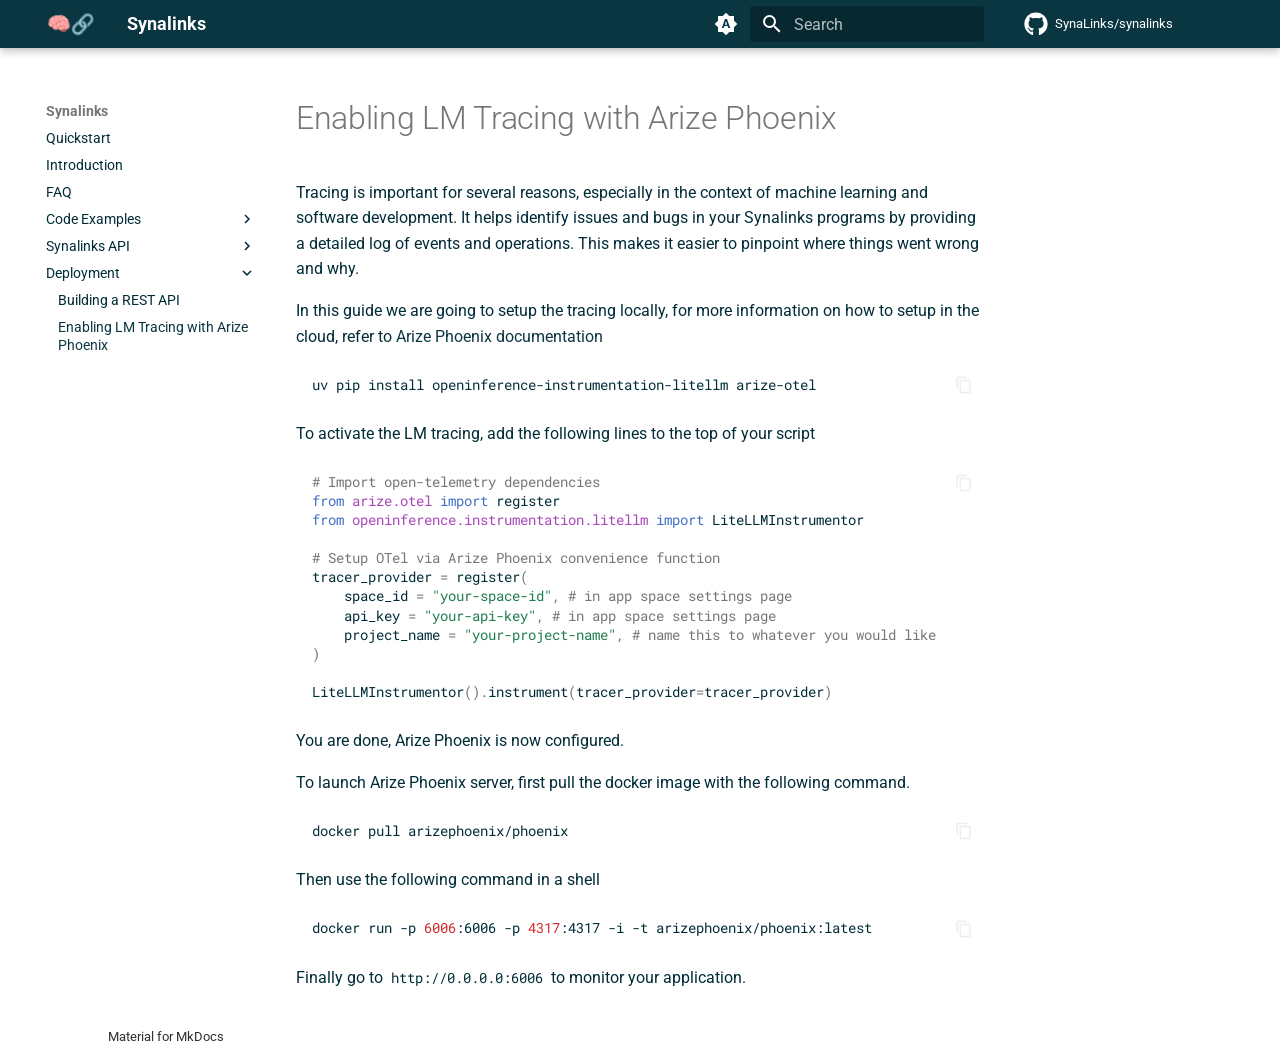
<file: Deployment/Enabling LM Tracing/index.html>
<!doctype html>
<html lang="en" class="no-js">
  <head>
    
      <meta charset="utf-8">
      <meta name="viewport" content="width=device-width,initial-scale=1">
      
      
      
        <link rel="canonical" href="https://synalinks.github.io/synalinks/Deployment/Enabling%20LM%20Tracing/">
      
      
        <link rel="prev" href="../Building%20a%20REST%20API/">
      
      
      
      <link rel="icon" href="../../assets/synalinks_favicon.png">
      <meta name="generator" content="mkdocs-1.6.1, mkdocs-material-9.6.14">
    
    
      
        <title>Enabling LM Tracing with Arize Phoenix - Synalinks</title>
      
    
    
      <link rel="stylesheet" href="../../assets/stylesheets/main.342714a4.min.css">
      
        
        <link rel="stylesheet" href="../../assets/stylesheets/palette.06af60db.min.css">
      
      


    
    
      
    
    
      
        
        
        <link rel="preconnect" href="https://fonts.gstatic.com" crossorigin>
        <link rel="stylesheet" href="https://fonts.googleapis.com/css?family=Roboto:300,300i,400,400i,700,700i%7CRoboto+Mono:400,400i,700,700i&display=fallback">
        <style>:root{--md-text-font:"Roboto";--md-code-font:"Roboto Mono"}</style>
      
    
    
      <link rel="stylesheet" href="../../assets/_mkdocstrings.css">
    
      <link rel="stylesheet" href="../../stylesheets/extra.css">
    
    <script>__md_scope=new URL("../..",location),__md_hash=e=>[...e].reduce(((e,_)=>(e<<5)-e+_.charCodeAt(0)),0),__md_get=(e,_=localStorage,t=__md_scope)=>JSON.parse(_.getItem(t.pathname+"."+e)),__md_set=(e,_,t=localStorage,a=__md_scope)=>{try{t.setItem(a.pathname+"."+e,JSON.stringify(_))}catch(e){}}</script>
    
      

    
    
    
   <link href="../../assets/stylesheets/glightbox.min.css" rel="stylesheet"/><style>
    html.glightbox-open { overflow: initial; height: 100%; }
    .gslide-title { margin-top: 0px; user-select: text; }
    .gslide-desc { color: #666; user-select: text; }
    .gslide-image img { background: white; }
    .gscrollbar-fixer { padding-right: 15px; }
    .gdesc-inner { font-size: 0.75rem; }
    body[data-md-color-scheme="slate"] .gdesc-inner { background: var(--md-default-bg-color);}
    body[data-md-color-scheme="slate"] .gslide-title { color: var(--md-default-fg-color);}
    body[data-md-color-scheme="slate"] .gslide-desc { color: var(--md-default-fg-color);}</style> <script src="../../assets/javascripts/glightbox.min.js"></script></head>
  
  
    
    
      
    
    
    
    
    <body dir="ltr" data-md-color-scheme="default" data-md-color-primary="indigo" data-md-color-accent="indigo">
  
    
    <input class="md-toggle" data-md-toggle="drawer" type="checkbox" id="__drawer" autocomplete="off">
    <input class="md-toggle" data-md-toggle="search" type="checkbox" id="__search" autocomplete="off">
    <label class="md-overlay" for="__drawer"></label>
    <div data-md-component="skip">
      
        
        <a href="#enabling-lm-tracing-with-arize-phoenix" class="md-skip">
          Skip to content
        </a>
      
    </div>
    <div data-md-component="announce">
      
    </div>
    
    
      

  

<header class="md-header md-header--shadow" data-md-component="header">
  <nav class="md-header__inner md-grid" aria-label="Header">
    <a href="../.." title="Synalinks" class="md-header__button md-logo" aria-label="Synalinks" data-md-component="logo">
      
  <img src="../../assets/synalinks_logo.png" alt="logo">

    </a>
    <label class="md-header__button md-icon" for="__drawer">
      
      <svg xmlns="http://www.w3.org/2000/svg" viewBox="0 0 24 24"><path d="M3 6h18v2H3zm0 5h18v2H3zm0 5h18v2H3z"/></svg>
    </label>
    <div class="md-header__title" data-md-component="header-title">
      <div class="md-header__ellipsis">
        <div class="md-header__topic">
          <span class="md-ellipsis">
            Synalinks
          </span>
        </div>
        <div class="md-header__topic" data-md-component="header-topic">
          <span class="md-ellipsis">
            
              Enabling LM Tracing with Arize Phoenix
            
          </span>
        </div>
      </div>
    </div>
    
      
        <form class="md-header__option" data-md-component="palette">
  
    
    
    
    <input class="md-option" data-md-color-media="(prefers-color-scheme)" data-md-color-scheme="default" data-md-color-primary="indigo" data-md-color-accent="indigo"  aria-label="Switch to light mode"  type="radio" name="__palette" id="__palette_0">
    
      <label class="md-header__button md-icon" title="Switch to light mode" for="__palette_1" hidden>
        <svg xmlns="http://www.w3.org/2000/svg" viewBox="0 0 24 24"><path d="m14.3 16-.7-2h-3.2l-.7 2H7.8L11 7h2l3.2 9zM20 8.69V4h-4.69L12 .69 8.69 4H4v4.69L.69 12 4 15.31V20h4.69L12 23.31 15.31 20H20v-4.69L23.31 12zm-9.15 3.96h2.3L12 9z"/></svg>
      </label>
    
  
    
    
    
    <input class="md-option" data-md-color-media="(prefers-color-scheme: light)" data-md-color-scheme="default" data-md-color-primary="indigo" data-md-color-accent="indigo"  aria-label="Switch to dark mode"  type="radio" name="__palette" id="__palette_1">
    
      <label class="md-header__button md-icon" title="Switch to dark mode" for="__palette_2" hidden>
        <svg xmlns="http://www.w3.org/2000/svg" viewBox="0 0 24 24"><path d="M12 8a4 4 0 0 0-4 4 4 4 0 0 0 4 4 4 4 0 0 0 4-4 4 4 0 0 0-4-4m0 10a6 6 0 0 1-6-6 6 6 0 0 1 6-6 6 6 0 0 1 6 6 6 6 0 0 1-6 6m8-9.31V4h-4.69L12 .69 8.69 4H4v4.69L.69 12 4 15.31V20h4.69L12 23.31 15.31 20H20v-4.69L23.31 12z"/></svg>
      </label>
    
  
    
    
    
    <input class="md-option" data-md-color-media="(prefers-color-scheme: dark)" data-md-color-scheme="slate" data-md-color-primary="indigo" data-md-color-accent="indigo"  aria-label="Switch to system preference"  type="radio" name="__palette" id="__palette_2">
    
      <label class="md-header__button md-icon" title="Switch to system preference" for="__palette_0" hidden>
        <svg xmlns="http://www.w3.org/2000/svg" viewBox="0 0 24 24"><path d="M12 18c-.89 0-1.74-.2-2.5-.55C11.56 16.5 13 14.42 13 12s-1.44-4.5-3.5-5.45C10.26 6.2 11.11 6 12 6a6 6 0 0 1 6 6 6 6 0 0 1-6 6m8-9.31V4h-4.69L12 .69 8.69 4H4v4.69L.69 12 4 15.31V20h4.69L12 23.31 15.31 20H20v-4.69L23.31 12z"/></svg>
      </label>
    
  
</form>
      
    
    
      <script>var palette=__md_get("__palette");if(palette&&palette.color){if("(prefers-color-scheme)"===palette.color.media){var media=matchMedia("(prefers-color-scheme: light)"),input=document.querySelector(media.matches?"[data-md-color-media='(prefers-color-scheme: light)']":"[data-md-color-media='(prefers-color-scheme: dark)']");palette.color.media=input.getAttribute("data-md-color-media"),palette.color.scheme=input.getAttribute("data-md-color-scheme"),palette.color.primary=input.getAttribute("data-md-color-primary"),palette.color.accent=input.getAttribute("data-md-color-accent")}for(var[key,value]of Object.entries(palette.color))document.body.setAttribute("data-md-color-"+key,value)}</script>
    
    
    
      
      
        <label class="md-header__button md-icon" for="__search">
          
          <svg xmlns="http://www.w3.org/2000/svg" viewBox="0 0 24 24"><path d="M9.5 3A6.5 6.5 0 0 1 16 9.5c0 1.61-.59 3.09-1.56 4.23l.27.27h.79l5 5-1.5 1.5-5-5v-.79l-.27-.27A6.52 6.52 0 0 1 9.5 16 6.5 6.5 0 0 1 3 9.5 6.5 6.5 0 0 1 9.5 3m0 2C7 5 5 7 5 9.5S7 14 9.5 14 14 12 14 9.5 12 5 9.5 5"/></svg>
        </label>
        <div class="md-search" data-md-component="search" role="dialog">
  <label class="md-search__overlay" for="__search"></label>
  <div class="md-search__inner" role="search">
    <form class="md-search__form" name="search">
      <input type="text" class="md-search__input" name="query" aria-label="Search" placeholder="Search" autocapitalize="off" autocorrect="off" autocomplete="off" spellcheck="false" data-md-component="search-query" required>
      <label class="md-search__icon md-icon" for="__search">
        
        <svg xmlns="http://www.w3.org/2000/svg" viewBox="0 0 24 24"><path d="M9.5 3A6.5 6.5 0 0 1 16 9.5c0 1.61-.59 3.09-1.56 4.23l.27.27h.79l5 5-1.5 1.5-5-5v-.79l-.27-.27A6.52 6.52 0 0 1 9.5 16 6.5 6.5 0 0 1 3 9.5 6.5 6.5 0 0 1 9.5 3m0 2C7 5 5 7 5 9.5S7 14 9.5 14 14 12 14 9.5 12 5 9.5 5"/></svg>
        
        <svg xmlns="http://www.w3.org/2000/svg" viewBox="0 0 24 24"><path d="M20 11v2H8l5.5 5.5-1.42 1.42L4.16 12l7.92-7.92L13.5 5.5 8 11z"/></svg>
      </label>
      <nav class="md-search__options" aria-label="Search">
        
        <button type="reset" class="md-search__icon md-icon" title="Clear" aria-label="Clear" tabindex="-1">
          
          <svg xmlns="http://www.w3.org/2000/svg" viewBox="0 0 24 24"><path d="M19 6.41 17.59 5 12 10.59 6.41 5 5 6.41 10.59 12 5 17.59 6.41 19 12 13.41 17.59 19 19 17.59 13.41 12z"/></svg>
        </button>
      </nav>
      
    </form>
    <div class="md-search__output">
      <div class="md-search__scrollwrap" tabindex="0" data-md-scrollfix>
        <div class="md-search-result" data-md-component="search-result">
          <div class="md-search-result__meta">
            Initializing search
          </div>
          <ol class="md-search-result__list" role="presentation"></ol>
        </div>
      </div>
    </div>
  </div>
</div>
      
    
    
      <div class="md-header__source">
        <a href="https://github.com/SynaLinks/synalinks" title="Go to repository" class="md-source" data-md-component="source">
  <div class="md-source__icon md-icon">
    
    <svg xmlns="http://www.w3.org/2000/svg" viewBox="0 0 496 512"><!--! Font Awesome Free 6.7.2 by @fontawesome - https://fontawesome.com License - https://fontawesome.com/license/free (Icons: CC BY 4.0, Fonts: SIL OFL 1.1, Code: MIT License) Copyright 2024 Fonticons, Inc.--><path d="M165.9 397.4c0 2-2.3 3.6-5.2 3.6-3.3.3-5.6-1.3-5.6-3.6 0-2 2.3-3.6 5.2-3.6 3-.3 5.6 1.3 5.6 3.6m-31.1-4.5c-.7 2 1.3 4.3 4.3 4.9 2.6 1 5.6 0 6.2-2s-1.3-4.3-4.3-5.2c-2.6-.7-5.5.3-6.2 2.3m44.2-1.7c-2.9.7-4.9 2.6-4.6 4.9.3 2 2.9 3.3 5.9 2.6 2.9-.7 4.9-2.6 4.6-4.6-.3-1.9-3-3.2-5.9-2.9M244.8 8C106.1 8 0 113.3 0 252c0 110.9 69.8 205.8 169.5 239.2 12.8 2.3 17.3-5.6 17.3-12.1 0-6.2-.3-40.4-.3-61.4 0 0-70 15-84.7-29.8 0 0-11.4-29.1-27.8-36.6 0 0-22.9-15.7 1.6-15.4 0 0 24.9 2 38.6 25.8 21.9 38.6 58.6 27.5 72.9 20.9 2.3-16 8.8-27.1 16-33.7-55.9-6.2-112.3-14.3-112.3-110.5 0-27.5 7.6-41.3 23.6-58.9-2.6-6.5-11.1-33.3 2.6-67.9 20.9-6.5 69 27 69 27 20-5.6 41.5-8.5 62.8-8.5s42.8 2.9 62.8 8.5c0 0 48.1-33.6 69-27 13.7 34.7 5.2 61.4 2.6 67.9 16 17.7 25.8 31.5 25.8 58.9 0 96.5-58.9 104.2-114.8 110.5 9.2 7.9 17 22.9 17 46.4 0 33.7-.3 75.4-.3 83.6 0 6.5 4.6 14.4 17.3 12.1C428.2 457.8 496 362.9 496 252 496 113.3 383.5 8 244.8 8M97.2 352.9c-1.3 1-1 3.3.7 5.2 1.6 1.6 3.9 2.3 5.2 1 1.3-1 1-3.3-.7-5.2-1.6-1.6-3.9-2.3-5.2-1m-10.8-8.1c-.7 1.3.3 2.9 2.3 3.9 1.6 1 3.6.7 4.3-.7.7-1.3-.3-2.9-2.3-3.9-2-.6-3.6-.3-4.3.7m32.4 35.6c-1.6 1.3-1 4.3 1.3 6.2 2.3 2.3 5.2 2.6 6.5 1 1.3-1.3.7-4.3-1.3-6.2-2.2-2.3-5.2-2.6-6.5-1m-11.4-14.7c-1.6 1-1.6 3.6 0 5.9s4.3 3.3 5.6 2.3c1.6-1.3 1.6-3.9 0-6.2-1.4-2.3-4-3.3-5.6-2"/></svg>
  </div>
  <div class="md-source__repository">
    SynaLinks/synalinks
  </div>
</a>
      </div>
    
  </nav>
  
</header>
    
    <div class="md-container" data-md-component="container">
      
      
        
          
        
      
      <main class="md-main" data-md-component="main">
        <div class="md-main__inner md-grid">
          
            
              
              <div class="md-sidebar md-sidebar--primary" data-md-component="sidebar" data-md-type="navigation" >
                <div class="md-sidebar__scrollwrap">
                  <div class="md-sidebar__inner">
                    



<nav class="md-nav md-nav--primary" aria-label="Navigation" data-md-level="0">
  <label class="md-nav__title" for="__drawer">
    <a href="../.." title="Synalinks" class="md-nav__button md-logo" aria-label="Synalinks" data-md-component="logo">
      
  <img src="../../assets/synalinks_logo.png" alt="logo">

    </a>
    Synalinks
  </label>
  
    <div class="md-nav__source">
      <a href="https://github.com/SynaLinks/synalinks" title="Go to repository" class="md-source" data-md-component="source">
  <div class="md-source__icon md-icon">
    
    <svg xmlns="http://www.w3.org/2000/svg" viewBox="0 0 496 512"><!--! Font Awesome Free 6.7.2 by @fontawesome - https://fontawesome.com License - https://fontawesome.com/license/free (Icons: CC BY 4.0, Fonts: SIL OFL 1.1, Code: MIT License) Copyright 2024 Fonticons, Inc.--><path d="M165.9 397.4c0 2-2.3 3.6-5.2 3.6-3.3.3-5.6-1.3-5.6-3.6 0-2 2.3-3.6 5.2-3.6 3-.3 5.6 1.3 5.6 3.6m-31.1-4.5c-.7 2 1.3 4.3 4.3 4.9 2.6 1 5.6 0 6.2-2s-1.3-4.3-4.3-5.2c-2.6-.7-5.5.3-6.2 2.3m44.2-1.7c-2.9.7-4.9 2.6-4.6 4.9.3 2 2.9 3.3 5.9 2.6 2.9-.7 4.9-2.6 4.6-4.6-.3-1.9-3-3.2-5.9-2.9M244.8 8C106.1 8 0 113.3 0 252c0 110.9 69.8 205.8 169.5 239.2 12.8 2.3 17.3-5.6 17.3-12.1 0-6.2-.3-40.4-.3-61.4 0 0-70 15-84.7-29.8 0 0-11.4-29.1-27.8-36.6 0 0-22.9-15.7 1.6-15.4 0 0 24.9 2 38.6 25.8 21.9 38.6 58.6 27.5 72.9 20.9 2.3-16 8.8-27.1 16-33.7-55.9-6.2-112.3-14.3-112.3-110.5 0-27.5 7.6-41.3 23.6-58.9-2.6-6.5-11.1-33.3 2.6-67.9 20.9-6.5 69 27 69 27 20-5.6 41.5-8.5 62.8-8.5s42.8 2.9 62.8 8.5c0 0 48.1-33.6 69-27 13.7 34.7 5.2 61.4 2.6 67.9 16 17.7 25.8 31.5 25.8 58.9 0 96.5-58.9 104.2-114.8 110.5 9.2 7.9 17 22.9 17 46.4 0 33.7-.3 75.4-.3 83.6 0 6.5 4.6 14.4 17.3 12.1C428.2 457.8 496 362.9 496 252 496 113.3 383.5 8 244.8 8M97.2 352.9c-1.3 1-1 3.3.7 5.2 1.6 1.6 3.9 2.3 5.2 1 1.3-1 1-3.3-.7-5.2-1.6-1.6-3.9-2.3-5.2-1m-10.8-8.1c-.7 1.3.3 2.9 2.3 3.9 1.6 1 3.6.7 4.3-.7.7-1.3-.3-2.9-2.3-3.9-2-.6-3.6-.3-4.3.7m32.4 35.6c-1.6 1.3-1 4.3 1.3 6.2 2.3 2.3 5.2 2.6 6.5 1 1.3-1.3.7-4.3-1.3-6.2-2.2-2.3-5.2-2.6-6.5-1m-11.4-14.7c-1.6 1-1.6 3.6 0 5.9s4.3 3.3 5.6 2.3c1.6-1.3 1.6-3.9 0-6.2-1.4-2.3-4-3.3-5.6-2"/></svg>
  </div>
  <div class="md-source__repository">
    SynaLinks/synalinks
  </div>
</a>
    </div>
  
  <ul class="md-nav__list" data-md-scrollfix>
    
      
      
  
  
  
  
    <li class="md-nav__item">
      <a href="../.." class="md-nav__link">
        
  
  
  <span class="md-ellipsis">
    Quickstart
    
  </span>
  

      </a>
    </li>
  

    
      
      
  
  
  
  
    <li class="md-nav__item">
      <a href="../../Introduction/" class="md-nav__link">
        
  
  
  <span class="md-ellipsis">
    Introduction
    
  </span>
  

      </a>
    </li>
  

    
      
      
  
  
  
  
    <li class="md-nav__item">
      <a href="../../FAQ/" class="md-nav__link">
        
  
  
  <span class="md-ellipsis">
    FAQ
    
  </span>
  

      </a>
    </li>
  

    
      
      
  
  
  
  
    
    
    
    
    
    <li class="md-nav__item md-nav__item--nested">
      
        
        
        <input class="md-nav__toggle md-toggle " type="checkbox" id="__nav_4" >
        
          
          <label class="md-nav__link" for="__nav_4" id="__nav_4_label" tabindex="0">
            
  
  
  <span class="md-ellipsis">
    Code Examples
    
  </span>
  

            <span class="md-nav__icon md-icon"></span>
          </label>
        
        <nav class="md-nav" data-md-level="1" aria-labelledby="__nav_4_label" aria-expanded="false">
          <label class="md-nav__title" for="__nav_4">
            <span class="md-nav__icon md-icon"></span>
            Code Examples
          </label>
          <ul class="md-nav__list" data-md-scrollfix>
            
              
                
  
  
  
  
    
    
    
    
    
    <li class="md-nav__item md-nav__item--nested">
      
        
        
        <input class="md-nav__toggle md-toggle " type="checkbox" id="__nav_4_1" >
        
          
          <label class="md-nav__link" for="__nav_4_1" id="__nav_4_1_label" tabindex="0">
            
  
  
  <span class="md-ellipsis">
    Basics
    
  </span>
  

            <span class="md-nav__icon md-icon"></span>
          </label>
        
        <nav class="md-nav" data-md-level="2" aria-labelledby="__nav_4_1_label" aria-expanded="false">
          <label class="md-nav__title" for="__nav_4_1">
            <span class="md-nav__icon md-icon"></span>
            Basics
          </label>
          <ul class="md-nav__list" data-md-scrollfix>
            
              
                
  
  
  
  
    <li class="md-nav__item">
      <a href="../../Code%20Examples/Basics/First%20Steps/" class="md-nav__link">
        
  
  
  <span class="md-ellipsis">
    First Steps
    
  </span>
  

      </a>
    </li>
  

              
            
              
                
  
  
  
  
    <li class="md-nav__item">
      <a href="../../Code%20Examples/Basics/First%20Programs/" class="md-nav__link">
        
  
  
  <span class="md-ellipsis">
    First Programs
    
  </span>
  

      </a>
    </li>
  

              
            
              
                
  
  
  
  
    <li class="md-nav__item">
      <a href="../../Code%20Examples/Basics/Control%20Flow/" class="md-nav__link">
        
  
  
  <span class="md-ellipsis">
    Control Flow
    
  </span>
  

      </a>
    </li>
  

              
            
              
                
  
  
  
  
    <li class="md-nav__item">
      <a href="../../Code%20Examples/Basics/Conversational%20Applications/" class="md-nav__link">
        
  
  
  <span class="md-ellipsis">
    Conversational Applications
    
  </span>
  

      </a>
    </li>
  

              
            
              
                
  
  
  
  
    <li class="md-nav__item">
      <a href="../../Code%20Examples/Basics/Reward%20Metrics%20And%20Optimizers/" class="md-nav__link">
        
  
  
  <span class="md-ellipsis">
    Rewards, Metrics &amp; Optimizers
    
  </span>
  

      </a>
    </li>
  

              
            
              
                
  
  
  
  
    <li class="md-nav__item">
      <a href="../../Code%20Examples/Basics/Training%20Programs/" class="md-nav__link">
        
  
  
  <span class="md-ellipsis">
    Training Programs
    
  </span>
  

      </a>
    </li>
  

              
            
          </ul>
        </nav>
      
    </li>
  

              
            
              
                
  
  
  
  
    
    
    
    
    
    <li class="md-nav__item md-nav__item--nested">
      
        
        
        <input class="md-nav__toggle md-toggle " type="checkbox" id="__nav_4_2" >
        
          
          <label class="md-nav__link" for="__nav_4_2" id="__nav_4_2_label" tabindex="0">
            
  
  
  <span class="md-ellipsis">
    Advanced
    
  </span>
  

            <span class="md-nav__icon md-icon"></span>
          </label>
        
        <nav class="md-nav" data-md-level="2" aria-labelledby="__nav_4_2_label" aria-expanded="false">
          <label class="md-nav__title" for="__nav_4_2">
            <span class="md-nav__icon md-icon"></span>
            Advanced
          </label>
          <ul class="md-nav__list" data-md-scrollfix>
            
              
                
  
  
  
  
    <li class="md-nav__item">
      <a href="../../Code%20Examples/Advanced/Implementing%20Custom%20Modules%20And%20Programs%20Via%20Subclassing/" class="md-nav__link">
        
  
  
  <span class="md-ellipsis">
    Implementing custom modules &amp; programs via subclassing
    
  </span>
  

      </a>
    </li>
  

              
            
              
                
  
  
  
  
    <li class="md-nav__item">
      <a href="../../Code%20Examples/Advanced/First%20Knowledge%20Graph%20Schema/" class="md-nav__link">
        
  
  
  <span class="md-ellipsis">
    First Knowledge Graph Schema
    
  </span>
  

      </a>
    </li>
  

              
            
              
                
  
  
  
  
    <li class="md-nav__item">
      <a href="../../Code%20Examples/Advanced/Knowledge%20Extraction/" class="md-nav__link">
        
  
  
  <span class="md-ellipsis">
    Knowledge Extraction
    
  </span>
  

      </a>
    </li>
  

              
            
              
                
  
  
  
  
    <li class="md-nav__item">
      <a href="../../Code%20Examples/Advanced/Retrieval%20Augmented%20Generation/" class="md-nav__link">
        
  
  
  <span class="md-ellipsis">
    Retrieval Augmented Generation
    
  </span>
  

      </a>
    </li>
  

              
            
          </ul>
        </nav>
      
    </li>
  

              
            
          </ul>
        </nav>
      
    </li>
  

    
      
      
  
  
  
  
    
    
    
    
    
    <li class="md-nav__item md-nav__item--nested">
      
        
        
        <input class="md-nav__toggle md-toggle " type="checkbox" id="__nav_5" >
        
          
          <label class="md-nav__link" for="__nav_5" id="__nav_5_label" tabindex="0">
            
  
  
  <span class="md-ellipsis">
    Synalinks API
    
  </span>
  

            <span class="md-nav__icon md-icon"></span>
          </label>
        
        <nav class="md-nav" data-md-level="1" aria-labelledby="__nav_5_label" aria-expanded="false">
          <label class="md-nav__title" for="__nav_5">
            <span class="md-nav__icon md-icon"></span>
            Synalinks API
          </label>
          <ul class="md-nav__list" data-md-scrollfix>
            
              
                
  
  
  
  
    <li class="md-nav__item">
      <a href="../../Synalinks%20API/Language%20Models%20API/" class="md-nav__link">
        
  
  
  <span class="md-ellipsis">
    Language Models API
    
  </span>
  

      </a>
    </li>
  

              
            
              
                
  
  
  
  
    <li class="md-nav__item">
      <a href="../../Synalinks%20API/Embedding%20Models%20API/" class="md-nav__link">
        
  
  
  <span class="md-ellipsis">
    Embedding Models API
    
  </span>
  

      </a>
    </li>
  

              
            
              
                
  
  
  
  
    <li class="md-nav__item">
      <a href="../../Synalinks%20API/Knowledge%20Bases%20API/" class="md-nav__link">
        
  
  
  <span class="md-ellipsis">
    Knowledge Bases API
    
  </span>
  

      </a>
    </li>
  

              
            
              
                
  
  
  
  
    
    
    
    
    
    <li class="md-nav__item md-nav__item--nested">
      
        
        
        <input class="md-nav__toggle md-toggle " type="checkbox" id="__nav_5_4" >
        
          
          <label class="md-nav__link" for="__nav_5_4" id="__nav_5_4_label" tabindex="0">
            
  
  
  <span class="md-ellipsis">
    Data Models API
    
  </span>
  

            <span class="md-nav__icon md-icon"></span>
          </label>
        
        <nav class="md-nav" data-md-level="2" aria-labelledby="__nav_5_4_label" aria-expanded="false">
          <label class="md-nav__title" for="__nav_5_4">
            <span class="md-nav__icon md-icon"></span>
            Data Models API
          </label>
          <ul class="md-nav__list" data-md-scrollfix>
            
              
                
  
  
  
  
    <li class="md-nav__item">
      <a href="../../Synalinks%20API/Data%20Models%20API/" class="md-nav__link">
        
  
  
  <span class="md-ellipsis">
    Data Models API
    
  </span>
  

      </a>
    </li>
  

              
            
              
                
  
  
  
  
    <li class="md-nav__item">
      <a href="../../Synalinks%20API/Data%20Models%20API/The%20DataModel%20class/" class="md-nav__link">
        
  
  
  <span class="md-ellipsis">
    The DataModel class
    
  </span>
  

      </a>
    </li>
  

              
            
              
                
  
  
  
  
    <li class="md-nav__item">
      <a href="../../Synalinks%20API/Data%20Models%20API/The%20JsonDataModel%20class/" class="md-nav__link">
        
  
  
  <span class="md-ellipsis">
    The JsonDataModel class
    
  </span>
  

      </a>
    </li>
  

              
            
              
                
  
  
  
  
    <li class="md-nav__item">
      <a href="../../Synalinks%20API/Data%20Models%20API/The%20SymbolicDataModel%20class/" class="md-nav__link">
        
  
  
  <span class="md-ellipsis">
    The SymbolicDataModel class
    
  </span>
  

      </a>
    </li>
  

              
            
              
                
  
  
  
  
    <li class="md-nav__item">
      <a href="../../Synalinks%20API/Data%20Models%20API/The%20Variable%20class/" class="md-nav__link">
        
  
  
  <span class="md-ellipsis">
    The Variable class
    
  </span>
  

      </a>
    </li>
  

              
            
              
                
  
  
  
  
    <li class="md-nav__item">
      <a href="../../Synalinks%20API/Data%20Models%20API/The%20Base%20DataModels/" class="md-nav__link">
        
  
  
  <span class="md-ellipsis">
    The Base DataModels
    
  </span>
  

      </a>
    </li>
  

              
            
          </ul>
        </nav>
      
    </li>
  

              
            
              
                
  
  
  
  
    
    
    
    
    
    <li class="md-nav__item md-nav__item--nested">
      
        
        
        <input class="md-nav__toggle md-toggle " type="checkbox" id="__nav_5_5" >
        
          
          <label class="md-nav__link" for="__nav_5_5" id="__nav_5_5_label" tabindex="0">
            
  
  
  <span class="md-ellipsis">
    Programs API
    
  </span>
  

            <span class="md-nav__icon md-icon"></span>
          </label>
        
        <nav class="md-nav" data-md-level="2" aria-labelledby="__nav_5_5_label" aria-expanded="false">
          <label class="md-nav__title" for="__nav_5_5">
            <span class="md-nav__icon md-icon"></span>
            Programs API
          </label>
          <ul class="md-nav__list" data-md-scrollfix>
            
              
                
  
  
  
  
    <li class="md-nav__item">
      <a href="../../Synalinks%20API/Programs%20API/" class="md-nav__link">
        
  
  
  <span class="md-ellipsis">
    Programs API
    
  </span>
  

      </a>
    </li>
  

              
            
              
                
  
  
  
  
    <li class="md-nav__item">
      <a href="../../Synalinks%20API/Programs%20API/The%20Program%20class/" class="md-nav__link">
        
  
  
  <span class="md-ellipsis">
    The Program class
    
  </span>
  

      </a>
    </li>
  

              
            
              
                
  
  
  
  
    <li class="md-nav__item">
      <a href="../../Synalinks%20API/Programs%20API/The%20Sequential%20class/" class="md-nav__link">
        
  
  
  <span class="md-ellipsis">
    The Sequential class
    
  </span>
  

      </a>
    </li>
  

              
            
              
                
  
  
  
  
    <li class="md-nav__item">
      <a href="../../Synalinks%20API/Programs%20API/Program%20training%20API/" class="md-nav__link">
        
  
  
  <span class="md-ellipsis">
    Program training API
    
  </span>
  

      </a>
    </li>
  

              
            
              
                
  
  
  
  
    
    
    
    
    
    <li class="md-nav__item md-nav__item--nested">
      
        
        
        <input class="md-nav__toggle md-toggle " type="checkbox" id="__nav_5_5_5" >
        
          
          <label class="md-nav__link" for="__nav_5_5_5" id="__nav_5_5_5_label" tabindex="0">
            
  
  
  <span class="md-ellipsis">
    Program Saving API
    
  </span>
  

            <span class="md-nav__icon md-icon"></span>
          </label>
        
        <nav class="md-nav" data-md-level="3" aria-labelledby="__nav_5_5_5_label" aria-expanded="false">
          <label class="md-nav__title" for="__nav_5_5_5">
            <span class="md-nav__icon md-icon"></span>
            Program Saving API
          </label>
          <ul class="md-nav__list" data-md-scrollfix>
            
              
                
  
  
  
  
    <li class="md-nav__item">
      <a href="../../Synalinks%20API/Programs%20API/Program%20Saving%20API/Program%20saving%20and%20loading/" class="md-nav__link">
        
  
  
  <span class="md-ellipsis">
    Program saving and loading
    
  </span>
  

      </a>
    </li>
  

              
            
              
                
  
  
  
  
    <li class="md-nav__item">
      <a href="../../Synalinks%20API/Programs%20API/Program%20Saving%20API/Variable%20saving%20and%20loading/" class="md-nav__link">
        
  
  
  <span class="md-ellipsis">
    Variable saving and loading
    
  </span>
  

      </a>
    </li>
  

              
            
          </ul>
        </nav>
      
    </li>
  

              
            
          </ul>
        </nav>
      
    </li>
  

              
            
              
                
  
  
  
  
    
    
    
    
    
    <li class="md-nav__item md-nav__item--nested">
      
        
        
        <input class="md-nav__toggle md-toggle " type="checkbox" id="__nav_5_6" >
        
          
          <label class="md-nav__link" for="__nav_5_6" id="__nav_5_6_label" tabindex="0">
            
  
  
  <span class="md-ellipsis">
    Modules API
    
  </span>
  

            <span class="md-nav__icon md-icon"></span>
          </label>
        
        <nav class="md-nav" data-md-level="2" aria-labelledby="__nav_5_6_label" aria-expanded="false">
          <label class="md-nav__title" for="__nav_5_6">
            <span class="md-nav__icon md-icon"></span>
            Modules API
          </label>
          <ul class="md-nav__list" data-md-scrollfix>
            
              
                
  
  
  
  
    <li class="md-nav__item">
      <a href="../../Synalinks%20API/Modules%20API/" class="md-nav__link">
        
  
  
  <span class="md-ellipsis">
    Modules API
    
  </span>
  

      </a>
    </li>
  

              
            
              
                
  
  
  
  
    <li class="md-nav__item">
      <a href="../../Synalinks%20API/Modules%20API/Base%20Module%20class/" class="md-nav__link">
        
  
  
  <span class="md-ellipsis">
    Base Module class
    
  </span>
  

      </a>
    </li>
  

              
            
              
                
  
  
  
  
    
    
    
    
    
    <li class="md-nav__item md-nav__item--nested">
      
        
        
        <input class="md-nav__toggle md-toggle " type="checkbox" id="__nav_5_6_3" >
        
          
          <label class="md-nav__link" for="__nav_5_6_3" id="__nav_5_6_3_label" tabindex="0">
            
  
  
  <span class="md-ellipsis">
    Core Modules
    
  </span>
  

            <span class="md-nav__icon md-icon"></span>
          </label>
        
        <nav class="md-nav" data-md-level="3" aria-labelledby="__nav_5_6_3_label" aria-expanded="false">
          <label class="md-nav__title" for="__nav_5_6_3">
            <span class="md-nav__icon md-icon"></span>
            Core Modules
          </label>
          <ul class="md-nav__list" data-md-scrollfix>
            
              
                
  
  
  
  
    <li class="md-nav__item">
      <a href="../../Synalinks%20API/Modules%20API/Core%20Modules/" class="md-nav__link">
        
  
  
  <span class="md-ellipsis">
    Core Modules
    
  </span>
  

      </a>
    </li>
  

              
            
              
                
  
  
  
  
    <li class="md-nav__item">
      <a href="../../Synalinks%20API/Modules%20API/Core%20Modules/Input%20module/" class="md-nav__link">
        
  
  
  <span class="md-ellipsis">
    Input module
    
  </span>
  

      </a>
    </li>
  

              
            
              
                
  
  
  
  
    <li class="md-nav__item">
      <a href="../../Synalinks%20API/Modules%20API/Core%20Modules/Identity%20module/" class="md-nav__link">
        
  
  
  <span class="md-ellipsis">
    Identity module
    
  </span>
  

      </a>
    </li>
  

              
            
              
                
  
  
  
  
    <li class="md-nav__item">
      <a href="../../Synalinks%20API/Modules%20API/Core%20Modules/Not%20module/" class="md-nav__link">
        
  
  
  <span class="md-ellipsis">
    Not module
    
  </span>
  

      </a>
    </li>
  

              
            
              
                
  
  
  
  
    <li class="md-nav__item">
      <a href="../../Synalinks%20API/Modules%20API/Core%20Modules/Generator%20module/" class="md-nav__link">
        
  
  
  <span class="md-ellipsis">
    Generator module
    
  </span>
  

      </a>
    </li>
  

              
            
              
                
  
  
  
  
    <li class="md-nav__item">
      <a href="../../Synalinks%20API/Modules%20API/Core%20Modules/Decision%20module/" class="md-nav__link">
        
  
  
  <span class="md-ellipsis">
    Decision module
    
  </span>
  

      </a>
    </li>
  

              
            
              
                
  
  
  
  
    <li class="md-nav__item">
      <a href="../../Synalinks%20API/Modules%20API/Core%20Modules/Action%20module/" class="md-nav__link">
        
  
  
  <span class="md-ellipsis">
    Action module
    
  </span>
  

      </a>
    </li>
  

              
            
              
                
  
  
  
  
    <li class="md-nav__item">
      <a href="../../Synalinks%20API/Modules%20API/Core%20Modules/Branch%20module/" class="md-nav__link">
        
  
  
  <span class="md-ellipsis">
    Branch module
    
  </span>
  

      </a>
    </li>
  

              
            
          </ul>
        </nav>
      
    </li>
  

              
            
              
                
  
  
  
  
    
    
    
    
    
    <li class="md-nav__item md-nav__item--nested">
      
        
        
        <input class="md-nav__toggle md-toggle " type="checkbox" id="__nav_5_6_4" >
        
          
          <label class="md-nav__link" for="__nav_5_6_4" id="__nav_5_6_4_label" tabindex="0">
            
  
  
  <span class="md-ellipsis">
    Knowledge Modules
    
  </span>
  

            <span class="md-nav__icon md-icon"></span>
          </label>
        
        <nav class="md-nav" data-md-level="3" aria-labelledby="__nav_5_6_4_label" aria-expanded="false">
          <label class="md-nav__title" for="__nav_5_6_4">
            <span class="md-nav__icon md-icon"></span>
            Knowledge Modules
          </label>
          <ul class="md-nav__list" data-md-scrollfix>
            
              
                
  
  
  
  
    <li class="md-nav__item">
      <a href="../../Synalinks%20API/Modules%20API/Knowledge%20Modules/" class="md-nav__link">
        
  
  
  <span class="md-ellipsis">
    Knowledge Modules
    
  </span>
  

      </a>
    </li>
  

              
            
              
                
  
  
  
  
    <li class="md-nav__item">
      <a href="../../Synalinks%20API/Modules%20API/Knowledge%20Modules/Embedding%20module/" class="md-nav__link">
        
  
  
  <span class="md-ellipsis">
    Embedding module
    
  </span>
  

      </a>
    </li>
  

              
            
              
                
  
  
  
  
    <li class="md-nav__item">
      <a href="../../Synalinks%20API/Modules%20API/Knowledge%20Modules/UpdateKnowledge%20module/" class="md-nav__link">
        
  
  
  <span class="md-ellipsis">
    UpdateKnowledge module
    
  </span>
  

      </a>
    </li>
  

              
            
              
                
  
  
  
  
    <li class="md-nav__item">
      <a href="../../Synalinks%20API/Modules%20API/Knowledge%20Modules/EntityRetriever%20module/" class="md-nav__link">
        
  
  
  <span class="md-ellipsis">
    EntityRetriever module
    
  </span>
  

      </a>
    </li>
  

              
            
              
                
  
  
  
  
    <li class="md-nav__item">
      <a href="../../Synalinks%20API/Modules%20API/Knowledge%20Modules/KnowledgeRetriever%20module/" class="md-nav__link">
        
  
  
  <span class="md-ellipsis">
    KnowledgeRetriever module
    
  </span>
  

      </a>
    </li>
  

              
            
          </ul>
        </nav>
      
    </li>
  

              
            
              
                
  
  
  
  
    
    
    
    
    
    <li class="md-nav__item md-nav__item--nested">
      
        
        
        <input class="md-nav__toggle md-toggle " type="checkbox" id="__nav_5_6_5" >
        
          
          <label class="md-nav__link" for="__nav_5_6_5" id="__nav_5_6_5_label" tabindex="0">
            
  
  
  <span class="md-ellipsis">
    Merging Modules
    
  </span>
  

            <span class="md-nav__icon md-icon"></span>
          </label>
        
        <nav class="md-nav" data-md-level="3" aria-labelledby="__nav_5_6_5_label" aria-expanded="false">
          <label class="md-nav__title" for="__nav_5_6_5">
            <span class="md-nav__icon md-icon"></span>
            Merging Modules
          </label>
          <ul class="md-nav__list" data-md-scrollfix>
            
              
                
  
  
  
  
    <li class="md-nav__item">
      <a href="../../Synalinks%20API/Modules%20API/Merging%20Modules/" class="md-nav__link">
        
  
  
  <span class="md-ellipsis">
    Merging Modules
    
  </span>
  

      </a>
    </li>
  

              
            
              
                
  
  
  
  
    <li class="md-nav__item">
      <a href="../../Synalinks%20API/Modules%20API/Merging%20Modules/Concat%20module/" class="md-nav__link">
        
  
  
  <span class="md-ellipsis">
    Concat module
    
  </span>
  

      </a>
    </li>
  

              
            
              
                
  
  
  
  
    <li class="md-nav__item">
      <a href="../../Synalinks%20API/Modules%20API/Merging%20Modules/And%20module/" class="md-nav__link">
        
  
  
  <span class="md-ellipsis">
    And module
    
  </span>
  

      </a>
    </li>
  

              
            
              
                
  
  
  
  
    <li class="md-nav__item">
      <a href="../../Synalinks%20API/Modules%20API/Merging%20Modules/Or%20module/" class="md-nav__link">
        
  
  
  <span class="md-ellipsis">
    Or module
    
  </span>
  

      </a>
    </li>
  

              
            
              
                
  
  
  
  
    <li class="md-nav__item">
      <a href="../../Synalinks%20API/Modules%20API/Merging%20Modules/Xor%20module/" class="md-nav__link">
        
  
  
  <span class="md-ellipsis">
    Xor module
    
  </span>
  

      </a>
    </li>
  

              
            
          </ul>
        </nav>
      
    </li>
  

              
            
              
                
  
  
  
  
    
    
    
    
    
    <li class="md-nav__item md-nav__item--nested">
      
        
        
        <input class="md-nav__toggle md-toggle " type="checkbox" id="__nav_5_6_6" >
        
          
          <label class="md-nav__link" for="__nav_5_6_6" id="__nav_5_6_6_label" tabindex="0">
            
  
  
  <span class="md-ellipsis">
    Test Time Compute Modules
    
  </span>
  

            <span class="md-nav__icon md-icon"></span>
          </label>
        
        <nav class="md-nav" data-md-level="3" aria-labelledby="__nav_5_6_6_label" aria-expanded="false">
          <label class="md-nav__title" for="__nav_5_6_6">
            <span class="md-nav__icon md-icon"></span>
            Test Time Compute Modules
          </label>
          <ul class="md-nav__list" data-md-scrollfix>
            
              
                
  
  
  
  
    <li class="md-nav__item">
      <a href="../../Synalinks%20API/Modules%20API/Test%20Time%20Compute%20Modules/" class="md-nav__link">
        
  
  
  <span class="md-ellipsis">
    Test Time Compute Modules
    
  </span>
  

      </a>
    </li>
  

              
            
              
                
  
  
  
  
    <li class="md-nav__item">
      <a href="../../Synalinks%20API/Modules%20API/Test%20Time%20Compute%20Modules/ChainOfThought%20module/" class="md-nav__link">
        
  
  
  <span class="md-ellipsis">
    ChainOfThought module
    
  </span>
  

      </a>
    </li>
  

              
            
              
                
  
  
  
  
    <li class="md-nav__item">
      <a href="../../Synalinks%20API/Modules%20API/Test%20Time%20Compute%20Modules/SelfCritique%20module/" class="md-nav__link">
        
  
  
  <span class="md-ellipsis">
    SelfCritique module
    
  </span>
  

      </a>
    </li>
  

              
            
          </ul>
        </nav>
      
    </li>
  

              
            
              
                
  
  
  
  
    
    
    
    
    
    <li class="md-nav__item md-nav__item--nested">
      
        
        
        <input class="md-nav__toggle md-toggle " type="checkbox" id="__nav_5_6_7" >
        
          
          <label class="md-nav__link" for="__nav_5_6_7" id="__nav_5_6_7_label" tabindex="0">
            
  
  
  <span class="md-ellipsis">
    Agents Modules
    
  </span>
  

            <span class="md-nav__icon md-icon"></span>
          </label>
        
        <nav class="md-nav" data-md-level="3" aria-labelledby="__nav_5_6_7_label" aria-expanded="false">
          <label class="md-nav__title" for="__nav_5_6_7">
            <span class="md-nav__icon md-icon"></span>
            Agents Modules
          </label>
          <ul class="md-nav__list" data-md-scrollfix>
            
              
                
  
  
  
  
    <li class="md-nav__item">
      <a href="../../Synalinks%20API/Modules%20API/Agents%20Modules/" class="md-nav__link">
        
  
  
  <span class="md-ellipsis">
    Agent Modules
    
  </span>
  

      </a>
    </li>
  

              
            
              
                
  
  
  
  
    <li class="md-nav__item">
      <a href="../../Synalinks%20API/Modules%20API/Agents%20Modules/ReACT%20Agent%20module/" class="md-nav__link">
        
  
  
  <span class="md-ellipsis">
    ReACT Agent module
    
  </span>
  

      </a>
    </li>
  

              
            
          </ul>
        </nav>
      
    </li>
  

              
            
          </ul>
        </nav>
      
    </li>
  

              
            
              
                
  
  
  
  
    
    
    
    
    
    <li class="md-nav__item md-nav__item--nested">
      
        
        
        <input class="md-nav__toggle md-toggle " type="checkbox" id="__nav_5_7" >
        
          
          <label class="md-nav__link" for="__nav_5_7" id="__nav_5_7_label" tabindex="0">
            
  
  
  <span class="md-ellipsis">
    Callbacks API
    
  </span>
  

            <span class="md-nav__icon md-icon"></span>
          </label>
        
        <nav class="md-nav" data-md-level="2" aria-labelledby="__nav_5_7_label" aria-expanded="false">
          <label class="md-nav__title" for="__nav_5_7">
            <span class="md-nav__icon md-icon"></span>
            Callbacks API
          </label>
          <ul class="md-nav__list" data-md-scrollfix>
            
              
                
  
  
  
  
    <li class="md-nav__item">
      <a href="../../Synalinks%20API/Callbacks%20API/" class="md-nav__link">
        
  
  
  <span class="md-ellipsis">
    Callbacks API
    
  </span>
  

      </a>
    </li>
  

              
            
              
                
  
  
  
  
    <li class="md-nav__item">
      <a href="../../Synalinks%20API/Callbacks%20API/Base%20Callback%20class/" class="md-nav__link">
        
  
  
  <span class="md-ellipsis">
    Base Callback class
    
  </span>
  

      </a>
    </li>
  

              
            
              
                
  
  
  
  
    <li class="md-nav__item">
      <a href="../../Synalinks%20API/Callbacks%20API/ProgramCheckpoint/" class="md-nav__link">
        
  
  
  <span class="md-ellipsis">
    ProgramCheckpoint
    
  </span>
  

      </a>
    </li>
  

              
            
              
                
  
  
  
  
    <li class="md-nav__item">
      <a href="../../Synalinks%20API/Callbacks%20API/CSVLogger/" class="md-nav__link">
        
  
  
  <span class="md-ellipsis">
    CSVLogger
    
  </span>
  

      </a>
    </li>
  

              
            
          </ul>
        </nav>
      
    </li>
  

              
            
              
                
  
  
  
  
    
    
    
    
    
    <li class="md-nav__item md-nav__item--nested">
      
        
        
        <input class="md-nav__toggle md-toggle " type="checkbox" id="__nav_5_8" >
        
          
          <label class="md-nav__link" for="__nav_5_8" id="__nav_5_8_label" tabindex="0">
            
  
  
  <span class="md-ellipsis">
    Ops API
    
  </span>
  

            <span class="md-nav__icon md-icon"></span>
          </label>
        
        <nav class="md-nav" data-md-level="2" aria-labelledby="__nav_5_8_label" aria-expanded="false">
          <label class="md-nav__title" for="__nav_5_8">
            <span class="md-nav__icon md-icon"></span>
            Ops API
          </label>
          <ul class="md-nav__list" data-md-scrollfix>
            
              
                
  
  
  
  
    <li class="md-nav__item">
      <a href="../../Synalinks%20API/Ops%20API/" class="md-nav__link">
        
  
  
  <span class="md-ellipsis">
    Ops API
    
  </span>
  

      </a>
    </li>
  

              
            
              
                
  
  
  
  
    <li class="md-nav__item">
      <a href="../../Synalinks%20API/Ops%20API/JSON%20Ops/" class="md-nav__link">
        
  
  
  <span class="md-ellipsis">
    JSON Ops
    
  </span>
  

      </a>
    </li>
  

              
            
              
                
  
  
  
  
    <li class="md-nav__item">
      <a href="../../Synalinks%20API/Ops%20API/Language%20Models%20Ops/" class="md-nav__link">
        
  
  
  <span class="md-ellipsis">
    Language Models Ops
    
  </span>
  

      </a>
    </li>
  

              
            
              
                
  
  
  
  
    <li class="md-nav__item">
      <a href="../../Synalinks%20API/Ops%20API/Embedding%20Models%20Ops/" class="md-nav__link">
        
  
  
  <span class="md-ellipsis">
    Embedding Models Ops
    
  </span>
  

      </a>
    </li>
  

              
            
          </ul>
        </nav>
      
    </li>
  

              
            
              
                
  
  
  
  
    
    
    
    
    
    <li class="md-nav__item md-nav__item--nested">
      
        
        
        <input class="md-nav__toggle md-toggle " type="checkbox" id="__nav_5_9" >
        
          
          <label class="md-nav__link" for="__nav_5_9" id="__nav_5_9_label" tabindex="0">
            
  
  
  <span class="md-ellipsis">
    Optimizers API
    
  </span>
  

            <span class="md-nav__icon md-icon"></span>
          </label>
        
        <nav class="md-nav" data-md-level="2" aria-labelledby="__nav_5_9_label" aria-expanded="false">
          <label class="md-nav__title" for="__nav_5_9">
            <span class="md-nav__icon md-icon"></span>
            Optimizers API
          </label>
          <ul class="md-nav__list" data-md-scrollfix>
            
              
                
  
  
  
  
    <li class="md-nav__item">
      <a href="../../Synalinks%20API/Optimizers%20API/" class="md-nav__link">
        
  
  
  <span class="md-ellipsis">
    Optimizers API
    
  </span>
  

      </a>
    </li>
  

              
            
              
                
  
  
  
  
    <li class="md-nav__item">
      <a href="../../Synalinks%20API/Optimizers%20API/Base%20Optimizer%20class/" class="md-nav__link">
        
  
  
  <span class="md-ellipsis">
    Base Optimizer class
    
  </span>
  

      </a>
    </li>
  

              
            
              
                
  
  
  
  
    <li class="md-nav__item">
      <a href="../../Synalinks%20API/Optimizers%20API/RandomFewShot/" class="md-nav__link">
        
  
  
  <span class="md-ellipsis">
    RandomFewShot
    
  </span>
  

      </a>
    </li>
  

              
            
              
                
  
  
  
  
    <li class="md-nav__item">
      <a href="../../Synalinks%20API/Optimizers%20API/OPRO/" class="md-nav__link">
        
  
  
  <span class="md-ellipsis">
    OPRO
    
  </span>
  

      </a>
    </li>
  

              
            
              
                
  
  
  
  
    <li class="md-nav__item">
      <a href="../../Synalinks%20API/Optimizers%20API/FewShotOPRO/" class="md-nav__link">
        
  
  
  <span class="md-ellipsis">
    FewShotOPRO
    
  </span>
  

      </a>
    </li>
  

              
            
          </ul>
        </nav>
      
    </li>
  

              
            
              
                
  
  
  
  
    
    
    
    
    
    <li class="md-nav__item md-nav__item--nested">
      
        
        
        <input class="md-nav__toggle md-toggle " type="checkbox" id="__nav_5_10" >
        
          
          <label class="md-nav__link" for="__nav_5_10" id="__nav_5_10_label" tabindex="0">
            
  
  
  <span class="md-ellipsis">
    Metrics
    
  </span>
  

            <span class="md-nav__icon md-icon"></span>
          </label>
        
        <nav class="md-nav" data-md-level="2" aria-labelledby="__nav_5_10_label" aria-expanded="false">
          <label class="md-nav__title" for="__nav_5_10">
            <span class="md-nav__icon md-icon"></span>
            Metrics
          </label>
          <ul class="md-nav__list" data-md-scrollfix>
            
              
                
  
  
  
  
    <li class="md-nav__item">
      <a href="../../Synalinks%20API/Metrics/" class="md-nav__link">
        
  
  
  <span class="md-ellipsis">
    Metrics
    
  </span>
  

      </a>
    </li>
  

              
            
              
                
  
  
  
  
    <li class="md-nav__item">
      <a href="../../Synalinks%20API/Metrics/Base%20Metric%20class/" class="md-nav__link">
        
  
  
  <span class="md-ellipsis">
    Base Metric class
    
  </span>
  

      </a>
    </li>
  

              
            
              
                
  
  
  
  
    <li class="md-nav__item">
      <a href="../../Synalinks%20API/Metrics/Metric%20wrappers%20and%20reduction%20metrics/" class="md-nav__link">
        
  
  
  <span class="md-ellipsis">
    Metric wrappers and reduction metrics
    
  </span>
  

      </a>
    </li>
  

              
            
              
                
  
  
  
  
    <li class="md-nav__item">
      <a href="../../Synalinks%20API/Metrics/Regression%20metrics/" class="md-nav__link">
        
  
  
  <span class="md-ellipsis">
    Regression metrics
    
  </span>
  

      </a>
    </li>
  

              
            
              
                
  
  
  
  
    <li class="md-nav__item">
      <a href="../../Synalinks%20API/Metrics/FScore%20metrics/" class="md-nav__link">
        
  
  
  <span class="md-ellipsis">
    FScore metrics
    
  </span>
  

      </a>
    </li>
  

              
            
          </ul>
        </nav>
      
    </li>
  

              
            
              
                
  
  
  
  
    
    
    
    
    
    <li class="md-nav__item md-nav__item--nested">
      
        
        
        <input class="md-nav__toggle md-toggle " type="checkbox" id="__nav_5_11" >
        
          
          <label class="md-nav__link" for="__nav_5_11" id="__nav_5_11_label" tabindex="0">
            
  
  
  <span class="md-ellipsis">
    Rewards
    
  </span>
  

            <span class="md-nav__icon md-icon"></span>
          </label>
        
        <nav class="md-nav" data-md-level="2" aria-labelledby="__nav_5_11_label" aria-expanded="false">
          <label class="md-nav__title" for="__nav_5_11">
            <span class="md-nav__icon md-icon"></span>
            Rewards
          </label>
          <ul class="md-nav__list" data-md-scrollfix>
            
              
                
  
  
  
  
    <li class="md-nav__item">
      <a href="../../Synalinks%20API/Rewards/" class="md-nav__link">
        
  
  
  <span class="md-ellipsis">
    Rewards
    
  </span>
  

      </a>
    </li>
  

              
            
              
                
  
  
  
  
    <li class="md-nav__item">
      <a href="../../Synalinks%20API/Rewards/ExactMatch%20reward/" class="md-nav__link">
        
  
  
  <span class="md-ellipsis">
    ExactMatch reward
    
  </span>
  

      </a>
    </li>
  

              
            
              
                
  
  
  
  
    <li class="md-nav__item">
      <a href="../../Synalinks%20API/Rewards/CosineSimilarity%20reward/" class="md-nav__link">
        
  
  
  <span class="md-ellipsis">
    CosineSimilarity reward
    
  </span>
  

      </a>
    </li>
  

              
            
              
                
  
  
  
  
    <li class="md-nav__item">
      <a href="../../Synalinks%20API/Rewards/LMAsJudge%20reward/" class="md-nav__link">
        
  
  
  <span class="md-ellipsis">
    LMAsJudge reward
    
  </span>
  

      </a>
    </li>
  

              
            
              
                
  
  
  
  
    <li class="md-nav__item">
      <a href="../../Synalinks%20API/Rewards/Reward%20wrappers/" class="md-nav__link">
        
  
  
  <span class="md-ellipsis">
    Reward wrappers
    
  </span>
  

      </a>
    </li>
  

              
            
          </ul>
        </nav>
      
    </li>
  

              
            
              
                
  
  
  
  
    
    
    
    
    
    <li class="md-nav__item md-nav__item--nested">
      
        
        
        <input class="md-nav__toggle md-toggle " type="checkbox" id="__nav_5_12" >
        
          
          <label class="md-nav__link" for="__nav_5_12" id="__nav_5_12_label" tabindex="0">
            
  
  
  <span class="md-ellipsis">
    Built-in Datasets
    
  </span>
  

            <span class="md-nav__icon md-icon"></span>
          </label>
        
        <nav class="md-nav" data-md-level="2" aria-labelledby="__nav_5_12_label" aria-expanded="false">
          <label class="md-nav__title" for="__nav_5_12">
            <span class="md-nav__icon md-icon"></span>
            Built-in Datasets
          </label>
          <ul class="md-nav__list" data-md-scrollfix>
            
              
                
  
  
  
  
    <li class="md-nav__item">
      <a href="../../Synalinks%20API/Built-in%20Datasets/" class="md-nav__link">
        
  
  
  <span class="md-ellipsis">
    Built-in Datasets
    
  </span>
  

      </a>
    </li>
  

              
            
              
                
  
  
  
  
    <li class="md-nav__item">
      <a href="../../Synalinks%20API/Built-in%20Datasets/GSM8K/" class="md-nav__link">
        
  
  
  <span class="md-ellipsis">
    GSM8K
    
  </span>
  

      </a>
    </li>
  

              
            
              
                
  
  
  
  
    <li class="md-nav__item">
      <a href="../../Synalinks%20API/Built-in%20Datasets/HotpotQA/" class="md-nav__link">
        
  
  
  <span class="md-ellipsis">
    HotpotQA
    
  </span>
  

      </a>
    </li>
  

              
            
              
                
  
  
  
  
    <li class="md-nav__item">
      <a href="../../Synalinks%20API/Built-in%20Datasets/ARC-AGI/" class="md-nav__link">
        
  
  
  <span class="md-ellipsis">
    ARC AGI
    
  </span>
  

      </a>
    </li>
  

              
            
          </ul>
        </nav>
      
    </li>
  

              
            
              
                
  
  
  
  
    
    
    
    
    
    <li class="md-nav__item md-nav__item--nested">
      
        
        
        <input class="md-nav__toggle md-toggle " type="checkbox" id="__nav_5_13" >
        
          
          <label class="md-nav__link" for="__nav_5_13" id="__nav_5_13_label" tabindex="0">
            
  
  
  <span class="md-ellipsis">
    Utilities
    
  </span>
  

            <span class="md-nav__icon md-icon"></span>
          </label>
        
        <nav class="md-nav" data-md-level="2" aria-labelledby="__nav_5_13_label" aria-expanded="false">
          <label class="md-nav__title" for="__nav_5_13">
            <span class="md-nav__icon md-icon"></span>
            Utilities
          </label>
          <ul class="md-nav__list" data-md-scrollfix>
            
              
                
  
  
  
  
    <li class="md-nav__item">
      <a href="../../Synalinks%20API/Utilities/Program%20plotting%20utilities/" class="md-nav__link">
        
  
  
  <span class="md-ellipsis">
    Program plotting utilities
    
  </span>
  

      </a>
    </li>
  

              
            
              
                
  
  
  
  
    <li class="md-nav__item">
      <a href="../../Synalinks%20API/Utilities/More%20plotting%20utilities/" class="md-nav__link">
        
  
  
  <span class="md-ellipsis">
    More plotting utilities
    
  </span>
  

      </a>
    </li>
  

              
            
              
                
  
  
  
  
    <li class="md-nav__item">
      <a href="../../Synalinks%20API/Utilities/NLP%20utilities/" class="md-nav__link">
        
  
  
  <span class="md-ellipsis">
    NLP utilities
    
  </span>
  

      </a>
    </li>
  

              
            
          </ul>
        </nav>
      
    </li>
  

              
            
              
                
  
  
  
  
    <li class="md-nav__item">
      <a href="../../Synalinks%20API/Config/" class="md-nav__link">
        
  
  
  <span class="md-ellipsis">
    Config
    
  </span>
  

      </a>
    </li>
  

              
            
          </ul>
        </nav>
      
    </li>
  

    
      
      
  
  
    
  
  
  
    
    
    
    
    
    <li class="md-nav__item md-nav__item--active md-nav__item--nested">
      
        
        
        <input class="md-nav__toggle md-toggle " type="checkbox" id="__nav_6" checked>
        
          
          <label class="md-nav__link" for="__nav_6" id="__nav_6_label" tabindex="0">
            
  
  
  <span class="md-ellipsis">
    Deployment
    
  </span>
  

            <span class="md-nav__icon md-icon"></span>
          </label>
        
        <nav class="md-nav" data-md-level="1" aria-labelledby="__nav_6_label" aria-expanded="true">
          <label class="md-nav__title" for="__nav_6">
            <span class="md-nav__icon md-icon"></span>
            Deployment
          </label>
          <ul class="md-nav__list" data-md-scrollfix>
            
              
                
  
  
  
  
    <li class="md-nav__item">
      <a href="../Building%20a%20REST%20API/" class="md-nav__link">
        
  
  
  <span class="md-ellipsis">
    Building a REST API
    
  </span>
  

      </a>
    </li>
  

              
            
              
                
  
  
    
  
  
  
    <li class="md-nav__item md-nav__item--active">
      
      <input class="md-nav__toggle md-toggle" type="checkbox" id="__toc">
      
      
        
      
      
      <a href="./" class="md-nav__link md-nav__link--active">
        
  
  
  <span class="md-ellipsis">
    Enabling LM Tracing with Arize Phoenix
    
  </span>
  

      </a>
      
    </li>
  

              
            
          </ul>
        </nav>
      
    </li>
  

    
  </ul>
</nav>
                  </div>
                </div>
              </div>
            
            
              
              <div class="md-sidebar md-sidebar--secondary" data-md-component="sidebar" data-md-type="toc" >
                <div class="md-sidebar__scrollwrap">
                  <div class="md-sidebar__inner">
                    

<nav class="md-nav md-nav--secondary" aria-label="Table of contents">
  
  
  
    
  
  
</nav>
                  </div>
                </div>
              </div>
            
          
          
            <div class="md-content" data-md-component="content">
              <article class="md-content__inner md-typeset">
                
                  


  
  


<h1 id="enabling-lm-tracing-with-arize-phoenix">Enabling LM Tracing with Arize Phoenix</h1>
<p>Tracing is important for several reasons, especially in the context of machine learning and software development. It helps identify issues and bugs in your Synalinks programs by providing a detailed log of events and operations. This makes it easier to pinpoint where things went wrong and why.</p>
<p>In this guide we are going to setup the tracing locally, for more information on how to setup in the cloud, refer to <a href="https://docs.arize.com/phoenix">Arize Phoenix documentation</a></p>
<div class="highlight"><pre><span></span><code><a id="__codelineno-0-1" name="__codelineno-0-1" href="#__codelineno-0-1"></a>uv<span class="w"> </span>pip<span class="w"> </span>install<span class="w"> </span>openinference-instrumentation-litellm<span class="w"> </span>arize-otel
</code></pre></div>
<p>To activate the LM tracing, add the following lines to the top of your script</p>
<div class="highlight"><pre><span></span><code><a id="__codelineno-1-1" name="__codelineno-1-1" href="#__codelineno-1-1"></a><span class="c1"># Import open-telemetry dependencies</span>
<a id="__codelineno-1-2" name="__codelineno-1-2" href="#__codelineno-1-2"></a><span class="kn">from</span><span class="w"> </span><span class="nn">arize.otel</span><span class="w"> </span><span class="kn">import</span> <span class="n">register</span>
<a id="__codelineno-1-3" name="__codelineno-1-3" href="#__codelineno-1-3"></a><span class="kn">from</span><span class="w"> </span><span class="nn">openinference.instrumentation.litellm</span><span class="w"> </span><span class="kn">import</span> <span class="n">LiteLLMInstrumentor</span>
<a id="__codelineno-1-4" name="__codelineno-1-4" href="#__codelineno-1-4"></a>
<a id="__codelineno-1-5" name="__codelineno-1-5" href="#__codelineno-1-5"></a><span class="c1"># Setup OTel via Arize Phoenix convenience function</span>
<a id="__codelineno-1-6" name="__codelineno-1-6" href="#__codelineno-1-6"></a><span class="n">tracer_provider</span> <span class="o">=</span> <span class="n">register</span><span class="p">(</span>
<a id="__codelineno-1-7" name="__codelineno-1-7" href="#__codelineno-1-7"></a>    <span class="n">space_id</span> <span class="o">=</span> <span class="s2">&quot;your-space-id&quot;</span><span class="p">,</span> <span class="c1"># in app space settings page</span>
<a id="__codelineno-1-8" name="__codelineno-1-8" href="#__codelineno-1-8"></a>    <span class="n">api_key</span> <span class="o">=</span> <span class="s2">&quot;your-api-key&quot;</span><span class="p">,</span> <span class="c1"># in app space settings page</span>
<a id="__codelineno-1-9" name="__codelineno-1-9" href="#__codelineno-1-9"></a>    <span class="n">project_name</span> <span class="o">=</span> <span class="s2">&quot;your-project-name&quot;</span><span class="p">,</span> <span class="c1"># name this to whatever you would like</span>
<a id="__codelineno-1-10" name="__codelineno-1-10" href="#__codelineno-1-10"></a><span class="p">)</span>
<a id="__codelineno-1-11" name="__codelineno-1-11" href="#__codelineno-1-11"></a>
<a id="__codelineno-1-12" name="__codelineno-1-12" href="#__codelineno-1-12"></a><span class="n">LiteLLMInstrumentor</span><span class="p">()</span><span class="o">.</span><span class="n">instrument</span><span class="p">(</span><span class="n">tracer_provider</span><span class="o">=</span><span class="n">tracer_provider</span><span class="p">)</span>
</code></pre></div>
<p>You are done, Arize Phoenix is now configured.</p>
<p>To launch Arize Phoenix server, first pull the docker image with the following command.</p>
<div class="highlight"><pre><span></span><code><a id="__codelineno-2-1" name="__codelineno-2-1" href="#__codelineno-2-1"></a>docker<span class="w"> </span>pull<span class="w"> </span>arizephoenix/phoenix
</code></pre></div>
<p>Then use the following command in a shell</p>
<div class="highlight"><pre><span></span><code><a id="__codelineno-3-1" name="__codelineno-3-1" href="#__codelineno-3-1"></a>docker<span class="w"> </span>run<span class="w"> </span>-p<span class="w"> </span><span class="m">6006</span>:6006<span class="w"> </span>-p<span class="w"> </span><span class="m">4317</span>:4317<span class="w"> </span>-i<span class="w"> </span>-t<span class="w"> </span>arizephoenix/phoenix:latest
</code></pre></div>
<p>Finally go to <code>http://0.0.0.0:6006</code> to monitor your application.</p>












                
              </article>
            </div>
          
          
<script>var target=document.getElementById(location.hash.slice(1));target&&target.name&&(target.checked=target.name.startsWith("__tabbed_"))</script>
        </div>
        
      </main>
      
        <footer class="md-footer">
  
  <div class="md-footer-meta md-typeset">
    <div class="md-footer-meta__inner md-grid">
      <div class="md-copyright">
  
  
    Made with
    <a href="https://squidfunk.github.io/mkdocs-material/" target="_blank" rel="noopener">
      Material for MkDocs
    </a>
  
</div>
      
    </div>
  </div>
</footer>
      
    </div>
    <div class="md-dialog" data-md-component="dialog">
      <div class="md-dialog__inner md-typeset"></div>
    </div>
    
    
    
      
      <script id="__config" type="application/json">{"base": "../..", "features": ["content.code.copy"], "search": "../../assets/javascripts/workers/search.d50fe291.min.js", "tags": null, "translations": {"clipboard.copied": "Copied to clipboard", "clipboard.copy": "Copy to clipboard", "search.result.more.one": "1 more on this page", "search.result.more.other": "# more on this page", "search.result.none": "No matching documents", "search.result.one": "1 matching document", "search.result.other": "# matching documents", "search.result.placeholder": "Type to start searching", "search.result.term.missing": "Missing", "select.version": "Select version"}, "version": null}</script>
    
    
      <script src="../../assets/javascripts/bundle.13a4f30d.min.js"></script>
      
    
  <script id="init-glightbox">const lightbox = GLightbox({"touchNavigation": true, "loop": false, "zoomable": true, "draggable": true, "openEffect": "zoom", "closeEffect": "zoom", "slideEffect": "slide"});
document$.subscribe(() => { lightbox.reload() });
</script></body>
</html>
</file>
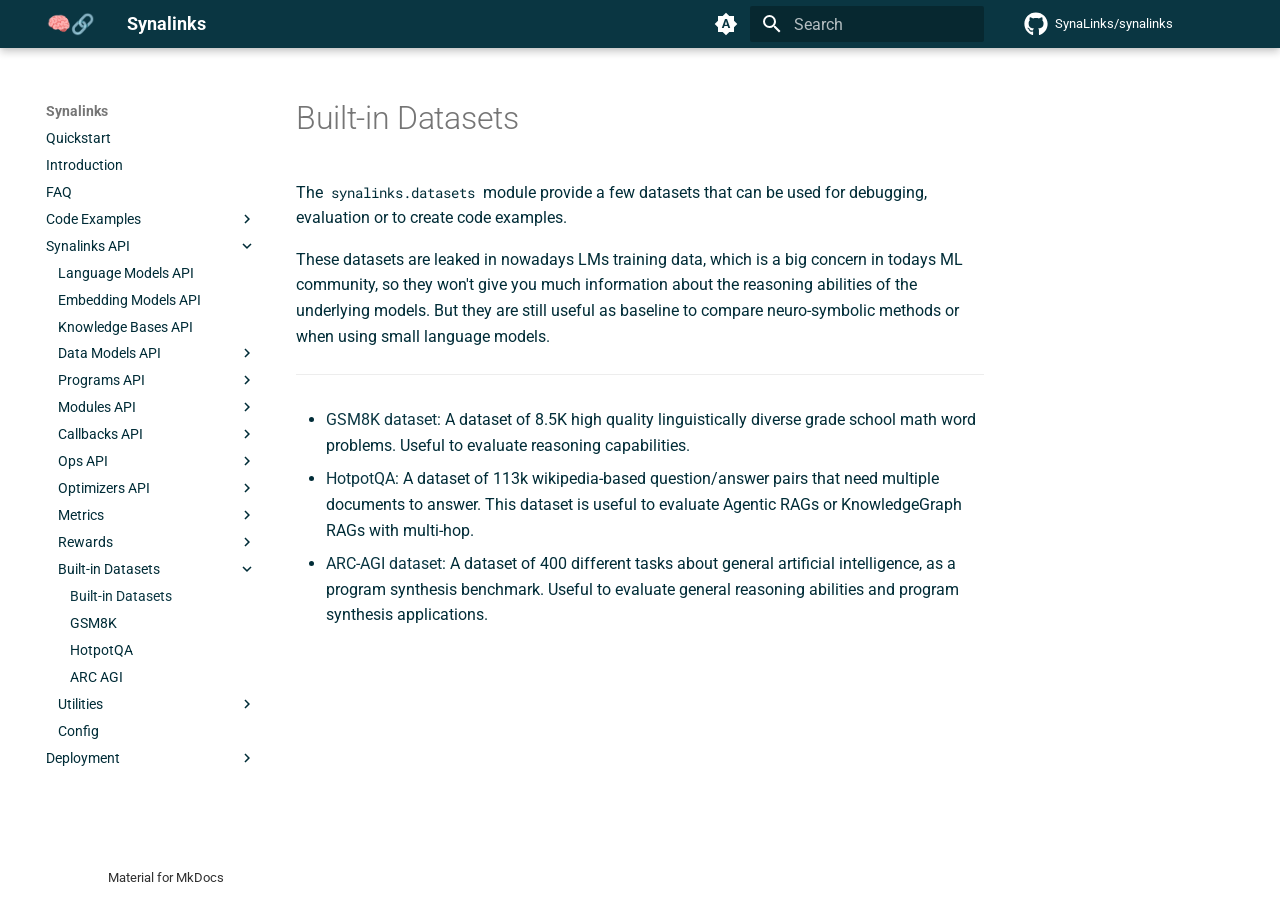
<file: Synalinks API/Built-in Datasets/index.html>
<!doctype html>
<html lang="en" class="no-js">
  <head>
    
      <meta charset="utf-8">
      <meta name="viewport" content="width=device-width,initial-scale=1">
      
      
      
        <link rel="canonical" href="https://synalinks.github.io/synalinks/Synalinks%20API/Built-in%20Datasets/">
      
      
        <link rel="prev" href="../Rewards/Reward%20wrappers/">
      
      
        <link rel="next" href="GSM8K/">
      
      
      <link rel="icon" href="../../assets/synalinks_favicon.png">
      <meta name="generator" content="mkdocs-1.6.1, mkdocs-material-9.6.14">
    
    
      
        <title>Built-in Datasets - Synalinks</title>
      
    
    
      <link rel="stylesheet" href="../../assets/stylesheets/main.342714a4.min.css">
      
        
        <link rel="stylesheet" href="../../assets/stylesheets/palette.06af60db.min.css">
      
      


    
    
      
    
    
      
        
        
        <link rel="preconnect" href="https://fonts.gstatic.com" crossorigin>
        <link rel="stylesheet" href="https://fonts.googleapis.com/css?family=Roboto:300,300i,400,400i,700,700i%7CRoboto+Mono:400,400i,700,700i&display=fallback">
        <style>:root{--md-text-font:"Roboto";--md-code-font:"Roboto Mono"}</style>
      
    
    
      <link rel="stylesheet" href="../../assets/_mkdocstrings.css">
    
      <link rel="stylesheet" href="../../stylesheets/extra.css">
    
    <script>__md_scope=new URL("../..",location),__md_hash=e=>[...e].reduce(((e,_)=>(e<<5)-e+_.charCodeAt(0)),0),__md_get=(e,_=localStorage,t=__md_scope)=>JSON.parse(_.getItem(t.pathname+"."+e)),__md_set=(e,_,t=localStorage,a=__md_scope)=>{try{t.setItem(a.pathname+"."+e,JSON.stringify(_))}catch(e){}}</script>
    
      

    
    
    
   <link href="../../assets/stylesheets/glightbox.min.css" rel="stylesheet"/><style>
    html.glightbox-open { overflow: initial; height: 100%; }
    .gslide-title { margin-top: 0px; user-select: text; }
    .gslide-desc { color: #666; user-select: text; }
    .gslide-image img { background: white; }
    .gscrollbar-fixer { padding-right: 15px; }
    .gdesc-inner { font-size: 0.75rem; }
    body[data-md-color-scheme="slate"] .gdesc-inner { background: var(--md-default-bg-color);}
    body[data-md-color-scheme="slate"] .gslide-title { color: var(--md-default-fg-color);}
    body[data-md-color-scheme="slate"] .gslide-desc { color: var(--md-default-fg-color);}</style> <script src="../../assets/javascripts/glightbox.min.js"></script></head>
  
  
    
    
      
    
    
    
    
    <body dir="ltr" data-md-color-scheme="default" data-md-color-primary="indigo" data-md-color-accent="indigo">
  
    
    <input class="md-toggle" data-md-toggle="drawer" type="checkbox" id="__drawer" autocomplete="off">
    <input class="md-toggle" data-md-toggle="search" type="checkbox" id="__search" autocomplete="off">
    <label class="md-overlay" for="__drawer"></label>
    <div data-md-component="skip">
      
        
        <a href="#built-in-datasets" class="md-skip">
          Skip to content
        </a>
      
    </div>
    <div data-md-component="announce">
      
    </div>
    
    
      

  

<header class="md-header md-header--shadow" data-md-component="header">
  <nav class="md-header__inner md-grid" aria-label="Header">
    <a href="../.." title="Synalinks" class="md-header__button md-logo" aria-label="Synalinks" data-md-component="logo">
      
  <img src="../../assets/synalinks_logo.png" alt="logo">

    </a>
    <label class="md-header__button md-icon" for="__drawer">
      
      <svg xmlns="http://www.w3.org/2000/svg" viewBox="0 0 24 24"><path d="M3 6h18v2H3zm0 5h18v2H3zm0 5h18v2H3z"/></svg>
    </label>
    <div class="md-header__title" data-md-component="header-title">
      <div class="md-header__ellipsis">
        <div class="md-header__topic">
          <span class="md-ellipsis">
            Synalinks
          </span>
        </div>
        <div class="md-header__topic" data-md-component="header-topic">
          <span class="md-ellipsis">
            
              Built-in Datasets
            
          </span>
        </div>
      </div>
    </div>
    
      
        <form class="md-header__option" data-md-component="palette">
  
    
    
    
    <input class="md-option" data-md-color-media="(prefers-color-scheme)" data-md-color-scheme="default" data-md-color-primary="indigo" data-md-color-accent="indigo"  aria-label="Switch to light mode"  type="radio" name="__palette" id="__palette_0">
    
      <label class="md-header__button md-icon" title="Switch to light mode" for="__palette_1" hidden>
        <svg xmlns="http://www.w3.org/2000/svg" viewBox="0 0 24 24"><path d="m14.3 16-.7-2h-3.2l-.7 2H7.8L11 7h2l3.2 9zM20 8.69V4h-4.69L12 .69 8.69 4H4v4.69L.69 12 4 15.31V20h4.69L12 23.31 15.31 20H20v-4.69L23.31 12zm-9.15 3.96h2.3L12 9z"/></svg>
      </label>
    
  
    
    
    
    <input class="md-option" data-md-color-media="(prefers-color-scheme: light)" data-md-color-scheme="default" data-md-color-primary="indigo" data-md-color-accent="indigo"  aria-label="Switch to dark mode"  type="radio" name="__palette" id="__palette_1">
    
      <label class="md-header__button md-icon" title="Switch to dark mode" for="__palette_2" hidden>
        <svg xmlns="http://www.w3.org/2000/svg" viewBox="0 0 24 24"><path d="M12 8a4 4 0 0 0-4 4 4 4 0 0 0 4 4 4 4 0 0 0 4-4 4 4 0 0 0-4-4m0 10a6 6 0 0 1-6-6 6 6 0 0 1 6-6 6 6 0 0 1 6 6 6 6 0 0 1-6 6m8-9.31V4h-4.69L12 .69 8.69 4H4v4.69L.69 12 4 15.31V20h4.69L12 23.31 15.31 20H20v-4.69L23.31 12z"/></svg>
      </label>
    
  
    
    
    
    <input class="md-option" data-md-color-media="(prefers-color-scheme: dark)" data-md-color-scheme="slate" data-md-color-primary="indigo" data-md-color-accent="indigo"  aria-label="Switch to system preference"  type="radio" name="__palette" id="__palette_2">
    
      <label class="md-header__button md-icon" title="Switch to system preference" for="__palette_0" hidden>
        <svg xmlns="http://www.w3.org/2000/svg" viewBox="0 0 24 24"><path d="M12 18c-.89 0-1.74-.2-2.5-.55C11.56 16.5 13 14.42 13 12s-1.44-4.5-3.5-5.45C10.26 6.2 11.11 6 12 6a6 6 0 0 1 6 6 6 6 0 0 1-6 6m8-9.31V4h-4.69L12 .69 8.69 4H4v4.69L.69 12 4 15.31V20h4.69L12 23.31 15.31 20H20v-4.69L23.31 12z"/></svg>
      </label>
    
  
</form>
      
    
    
      <script>var palette=__md_get("__palette");if(palette&&palette.color){if("(prefers-color-scheme)"===palette.color.media){var media=matchMedia("(prefers-color-scheme: light)"),input=document.querySelector(media.matches?"[data-md-color-media='(prefers-color-scheme: light)']":"[data-md-color-media='(prefers-color-scheme: dark)']");palette.color.media=input.getAttribute("data-md-color-media"),palette.color.scheme=input.getAttribute("data-md-color-scheme"),palette.color.primary=input.getAttribute("data-md-color-primary"),palette.color.accent=input.getAttribute("data-md-color-accent")}for(var[key,value]of Object.entries(palette.color))document.body.setAttribute("data-md-color-"+key,value)}</script>
    
    
    
      
      
        <label class="md-header__button md-icon" for="__search">
          
          <svg xmlns="http://www.w3.org/2000/svg" viewBox="0 0 24 24"><path d="M9.5 3A6.5 6.5 0 0 1 16 9.5c0 1.61-.59 3.09-1.56 4.23l.27.27h.79l5 5-1.5 1.5-5-5v-.79l-.27-.27A6.52 6.52 0 0 1 9.5 16 6.5 6.5 0 0 1 3 9.5 6.5 6.5 0 0 1 9.5 3m0 2C7 5 5 7 5 9.5S7 14 9.5 14 14 12 14 9.5 12 5 9.5 5"/></svg>
        </label>
        <div class="md-search" data-md-component="search" role="dialog">
  <label class="md-search__overlay" for="__search"></label>
  <div class="md-search__inner" role="search">
    <form class="md-search__form" name="search">
      <input type="text" class="md-search__input" name="query" aria-label="Search" placeholder="Search" autocapitalize="off" autocorrect="off" autocomplete="off" spellcheck="false" data-md-component="search-query" required>
      <label class="md-search__icon md-icon" for="__search">
        
        <svg xmlns="http://www.w3.org/2000/svg" viewBox="0 0 24 24"><path d="M9.5 3A6.5 6.5 0 0 1 16 9.5c0 1.61-.59 3.09-1.56 4.23l.27.27h.79l5 5-1.5 1.5-5-5v-.79l-.27-.27A6.52 6.52 0 0 1 9.5 16 6.5 6.5 0 0 1 3 9.5 6.5 6.5 0 0 1 9.5 3m0 2C7 5 5 7 5 9.5S7 14 9.5 14 14 12 14 9.5 12 5 9.5 5"/></svg>
        
        <svg xmlns="http://www.w3.org/2000/svg" viewBox="0 0 24 24"><path d="M20 11v2H8l5.5 5.5-1.42 1.42L4.16 12l7.92-7.92L13.5 5.5 8 11z"/></svg>
      </label>
      <nav class="md-search__options" aria-label="Search">
        
        <button type="reset" class="md-search__icon md-icon" title="Clear" aria-label="Clear" tabindex="-1">
          
          <svg xmlns="http://www.w3.org/2000/svg" viewBox="0 0 24 24"><path d="M19 6.41 17.59 5 12 10.59 6.41 5 5 6.41 10.59 12 5 17.59 6.41 19 12 13.41 17.59 19 19 17.59 13.41 12z"/></svg>
        </button>
      </nav>
      
    </form>
    <div class="md-search__output">
      <div class="md-search__scrollwrap" tabindex="0" data-md-scrollfix>
        <div class="md-search-result" data-md-component="search-result">
          <div class="md-search-result__meta">
            Initializing search
          </div>
          <ol class="md-search-result__list" role="presentation"></ol>
        </div>
      </div>
    </div>
  </div>
</div>
      
    
    
      <div class="md-header__source">
        <a href="https://github.com/SynaLinks/synalinks" title="Go to repository" class="md-source" data-md-component="source">
  <div class="md-source__icon md-icon">
    
    <svg xmlns="http://www.w3.org/2000/svg" viewBox="0 0 496 512"><!--! Font Awesome Free 6.7.2 by @fontawesome - https://fontawesome.com License - https://fontawesome.com/license/free (Icons: CC BY 4.0, Fonts: SIL OFL 1.1, Code: MIT License) Copyright 2024 Fonticons, Inc.--><path d="M165.9 397.4c0 2-2.3 3.6-5.2 3.6-3.3.3-5.6-1.3-5.6-3.6 0-2 2.3-3.6 5.2-3.6 3-.3 5.6 1.3 5.6 3.6m-31.1-4.5c-.7 2 1.3 4.3 4.3 4.9 2.6 1 5.6 0 6.2-2s-1.3-4.3-4.3-5.2c-2.6-.7-5.5.3-6.2 2.3m44.2-1.7c-2.9.7-4.9 2.6-4.6 4.9.3 2 2.9 3.3 5.9 2.6 2.9-.7 4.9-2.6 4.6-4.6-.3-1.9-3-3.2-5.9-2.9M244.8 8C106.1 8 0 113.3 0 252c0 110.9 69.8 205.8 169.5 239.2 12.8 2.3 17.3-5.6 17.3-12.1 0-6.2-.3-40.4-.3-61.4 0 0-70 15-84.7-29.8 0 0-11.4-29.1-27.8-36.6 0 0-22.9-15.7 1.6-15.4 0 0 24.9 2 38.6 25.8 21.9 38.6 58.6 27.5 72.9 20.9 2.3-16 8.8-27.1 16-33.7-55.9-6.2-112.3-14.3-112.3-110.5 0-27.5 7.6-41.3 23.6-58.9-2.6-6.5-11.1-33.3 2.6-67.9 20.9-6.5 69 27 69 27 20-5.6 41.5-8.5 62.8-8.5s42.8 2.9 62.8 8.5c0 0 48.1-33.6 69-27 13.7 34.7 5.2 61.4 2.6 67.9 16 17.7 25.8 31.5 25.8 58.9 0 96.5-58.9 104.2-114.8 110.5 9.2 7.9 17 22.9 17 46.4 0 33.7-.3 75.4-.3 83.6 0 6.5 4.6 14.4 17.3 12.1C428.2 457.8 496 362.9 496 252 496 113.3 383.5 8 244.8 8M97.2 352.9c-1.3 1-1 3.3.7 5.2 1.6 1.6 3.9 2.3 5.2 1 1.3-1 1-3.3-.7-5.2-1.6-1.6-3.9-2.3-5.2-1m-10.8-8.1c-.7 1.3.3 2.9 2.3 3.9 1.6 1 3.6.7 4.3-.7.7-1.3-.3-2.9-2.3-3.9-2-.6-3.6-.3-4.3.7m32.4 35.6c-1.6 1.3-1 4.3 1.3 6.2 2.3 2.3 5.2 2.6 6.5 1 1.3-1.3.7-4.3-1.3-6.2-2.2-2.3-5.2-2.6-6.5-1m-11.4-14.7c-1.6 1-1.6 3.6 0 5.9s4.3 3.3 5.6 2.3c1.6-1.3 1.6-3.9 0-6.2-1.4-2.3-4-3.3-5.6-2"/></svg>
  </div>
  <div class="md-source__repository">
    SynaLinks/synalinks
  </div>
</a>
      </div>
    
  </nav>
  
</header>
    
    <div class="md-container" data-md-component="container">
      
      
        
          
        
      
      <main class="md-main" data-md-component="main">
        <div class="md-main__inner md-grid">
          
            
              
              <div class="md-sidebar md-sidebar--primary" data-md-component="sidebar" data-md-type="navigation" >
                <div class="md-sidebar__scrollwrap">
                  <div class="md-sidebar__inner">
                    



<nav class="md-nav md-nav--primary" aria-label="Navigation" data-md-level="0">
  <label class="md-nav__title" for="__drawer">
    <a href="../.." title="Synalinks" class="md-nav__button md-logo" aria-label="Synalinks" data-md-component="logo">
      
  <img src="../../assets/synalinks_logo.png" alt="logo">

    </a>
    Synalinks
  </label>
  
    <div class="md-nav__source">
      <a href="https://github.com/SynaLinks/synalinks" title="Go to repository" class="md-source" data-md-component="source">
  <div class="md-source__icon md-icon">
    
    <svg xmlns="http://www.w3.org/2000/svg" viewBox="0 0 496 512"><!--! Font Awesome Free 6.7.2 by @fontawesome - https://fontawesome.com License - https://fontawesome.com/license/free (Icons: CC BY 4.0, Fonts: SIL OFL 1.1, Code: MIT License) Copyright 2024 Fonticons, Inc.--><path d="M165.9 397.4c0 2-2.3 3.6-5.2 3.6-3.3.3-5.6-1.3-5.6-3.6 0-2 2.3-3.6 5.2-3.6 3-.3 5.6 1.3 5.6 3.6m-31.1-4.5c-.7 2 1.3 4.3 4.3 4.9 2.6 1 5.6 0 6.2-2s-1.3-4.3-4.3-5.2c-2.6-.7-5.5.3-6.2 2.3m44.2-1.7c-2.9.7-4.9 2.6-4.6 4.9.3 2 2.9 3.3 5.9 2.6 2.9-.7 4.9-2.6 4.6-4.6-.3-1.9-3-3.2-5.9-2.9M244.8 8C106.1 8 0 113.3 0 252c0 110.9 69.8 205.8 169.5 239.2 12.8 2.3 17.3-5.6 17.3-12.1 0-6.2-.3-40.4-.3-61.4 0 0-70 15-84.7-29.8 0 0-11.4-29.1-27.8-36.6 0 0-22.9-15.7 1.6-15.4 0 0 24.9 2 38.6 25.8 21.9 38.6 58.6 27.5 72.9 20.9 2.3-16 8.8-27.1 16-33.7-55.9-6.2-112.3-14.3-112.3-110.5 0-27.5 7.6-41.3 23.6-58.9-2.6-6.5-11.1-33.3 2.6-67.9 20.9-6.5 69 27 69 27 20-5.6 41.5-8.5 62.8-8.5s42.8 2.9 62.8 8.5c0 0 48.1-33.6 69-27 13.7 34.7 5.2 61.4 2.6 67.9 16 17.7 25.8 31.5 25.8 58.9 0 96.5-58.9 104.2-114.8 110.5 9.2 7.9 17 22.9 17 46.4 0 33.7-.3 75.4-.3 83.6 0 6.5 4.6 14.4 17.3 12.1C428.2 457.8 496 362.9 496 252 496 113.3 383.5 8 244.8 8M97.2 352.9c-1.3 1-1 3.3.7 5.2 1.6 1.6 3.9 2.3 5.2 1 1.3-1 1-3.3-.7-5.2-1.6-1.6-3.9-2.3-5.2-1m-10.8-8.1c-.7 1.3.3 2.9 2.3 3.9 1.6 1 3.6.7 4.3-.7.7-1.3-.3-2.9-2.3-3.9-2-.6-3.6-.3-4.3.7m32.4 35.6c-1.6 1.3-1 4.3 1.3 6.2 2.3 2.3 5.2 2.6 6.5 1 1.3-1.3.7-4.3-1.3-6.2-2.2-2.3-5.2-2.6-6.5-1m-11.4-14.7c-1.6 1-1.6 3.6 0 5.9s4.3 3.3 5.6 2.3c1.6-1.3 1.6-3.9 0-6.2-1.4-2.3-4-3.3-5.6-2"/></svg>
  </div>
  <div class="md-source__repository">
    SynaLinks/synalinks
  </div>
</a>
    </div>
  
  <ul class="md-nav__list" data-md-scrollfix>
    
      
      
  
  
  
  
    <li class="md-nav__item">
      <a href="../.." class="md-nav__link">
        
  
  
  <span class="md-ellipsis">
    Quickstart
    
  </span>
  

      </a>
    </li>
  

    
      
      
  
  
  
  
    <li class="md-nav__item">
      <a href="../../Introduction/" class="md-nav__link">
        
  
  
  <span class="md-ellipsis">
    Introduction
    
  </span>
  

      </a>
    </li>
  

    
      
      
  
  
  
  
    <li class="md-nav__item">
      <a href="../../FAQ/" class="md-nav__link">
        
  
  
  <span class="md-ellipsis">
    FAQ
    
  </span>
  

      </a>
    </li>
  

    
      
      
  
  
  
  
    
    
    
    
    
    <li class="md-nav__item md-nav__item--nested">
      
        
        
        <input class="md-nav__toggle md-toggle " type="checkbox" id="__nav_4" >
        
          
          <label class="md-nav__link" for="__nav_4" id="__nav_4_label" tabindex="0">
            
  
  
  <span class="md-ellipsis">
    Code Examples
    
  </span>
  

            <span class="md-nav__icon md-icon"></span>
          </label>
        
        <nav class="md-nav" data-md-level="1" aria-labelledby="__nav_4_label" aria-expanded="false">
          <label class="md-nav__title" for="__nav_4">
            <span class="md-nav__icon md-icon"></span>
            Code Examples
          </label>
          <ul class="md-nav__list" data-md-scrollfix>
            
              
                
  
  
  
  
    
    
    
    
    
    <li class="md-nav__item md-nav__item--nested">
      
        
        
        <input class="md-nav__toggle md-toggle " type="checkbox" id="__nav_4_1" >
        
          
          <label class="md-nav__link" for="__nav_4_1" id="__nav_4_1_label" tabindex="0">
            
  
  
  <span class="md-ellipsis">
    Basics
    
  </span>
  

            <span class="md-nav__icon md-icon"></span>
          </label>
        
        <nav class="md-nav" data-md-level="2" aria-labelledby="__nav_4_1_label" aria-expanded="false">
          <label class="md-nav__title" for="__nav_4_1">
            <span class="md-nav__icon md-icon"></span>
            Basics
          </label>
          <ul class="md-nav__list" data-md-scrollfix>
            
              
                
  
  
  
  
    <li class="md-nav__item">
      <a href="../../Code%20Examples/Basics/First%20Steps/" class="md-nav__link">
        
  
  
  <span class="md-ellipsis">
    First Steps
    
  </span>
  

      </a>
    </li>
  

              
            
              
                
  
  
  
  
    <li class="md-nav__item">
      <a href="../../Code%20Examples/Basics/First%20Programs/" class="md-nav__link">
        
  
  
  <span class="md-ellipsis">
    First Programs
    
  </span>
  

      </a>
    </li>
  

              
            
              
                
  
  
  
  
    <li class="md-nav__item">
      <a href="../../Code%20Examples/Basics/Control%20Flow/" class="md-nav__link">
        
  
  
  <span class="md-ellipsis">
    Control Flow
    
  </span>
  

      </a>
    </li>
  

              
            
              
                
  
  
  
  
    <li class="md-nav__item">
      <a href="../../Code%20Examples/Basics/Conversational%20Applications/" class="md-nav__link">
        
  
  
  <span class="md-ellipsis">
    Conversational Applications
    
  </span>
  

      </a>
    </li>
  

              
            
              
                
  
  
  
  
    <li class="md-nav__item">
      <a href="../../Code%20Examples/Basics/Reward%20Metrics%20And%20Optimizers/" class="md-nav__link">
        
  
  
  <span class="md-ellipsis">
    Rewards, Metrics &amp; Optimizers
    
  </span>
  

      </a>
    </li>
  

              
            
              
                
  
  
  
  
    <li class="md-nav__item">
      <a href="../../Code%20Examples/Basics/Training%20Programs/" class="md-nav__link">
        
  
  
  <span class="md-ellipsis">
    Training Programs
    
  </span>
  

      </a>
    </li>
  

              
            
          </ul>
        </nav>
      
    </li>
  

              
            
              
                
  
  
  
  
    
    
    
    
    
    <li class="md-nav__item md-nav__item--nested">
      
        
        
        <input class="md-nav__toggle md-toggle " type="checkbox" id="__nav_4_2" >
        
          
          <label class="md-nav__link" for="__nav_4_2" id="__nav_4_2_label" tabindex="0">
            
  
  
  <span class="md-ellipsis">
    Advanced
    
  </span>
  

            <span class="md-nav__icon md-icon"></span>
          </label>
        
        <nav class="md-nav" data-md-level="2" aria-labelledby="__nav_4_2_label" aria-expanded="false">
          <label class="md-nav__title" for="__nav_4_2">
            <span class="md-nav__icon md-icon"></span>
            Advanced
          </label>
          <ul class="md-nav__list" data-md-scrollfix>
            
              
                
  
  
  
  
    <li class="md-nav__item">
      <a href="../../Code%20Examples/Advanced/Implementing%20Custom%20Modules%20And%20Programs%20Via%20Subclassing/" class="md-nav__link">
        
  
  
  <span class="md-ellipsis">
    Implementing custom modules &amp; programs via subclassing
    
  </span>
  

      </a>
    </li>
  

              
            
              
                
  
  
  
  
    <li class="md-nav__item">
      <a href="../../Code%20Examples/Advanced/First%20Knowledge%20Graph%20Schema/" class="md-nav__link">
        
  
  
  <span class="md-ellipsis">
    First Knowledge Graph Schema
    
  </span>
  

      </a>
    </li>
  

              
            
              
                
  
  
  
  
    <li class="md-nav__item">
      <a href="../../Code%20Examples/Advanced/Knowledge%20Extraction/" class="md-nav__link">
        
  
  
  <span class="md-ellipsis">
    Knowledge Extraction
    
  </span>
  

      </a>
    </li>
  

              
            
              
                
  
  
  
  
    <li class="md-nav__item">
      <a href="../../Code%20Examples/Advanced/Retrieval%20Augmented%20Generation/" class="md-nav__link">
        
  
  
  <span class="md-ellipsis">
    Retrieval Augmented Generation
    
  </span>
  

      </a>
    </li>
  

              
            
          </ul>
        </nav>
      
    </li>
  

              
            
          </ul>
        </nav>
      
    </li>
  

    
      
      
  
  
    
  
  
  
    
    
    
    
    
    <li class="md-nav__item md-nav__item--active md-nav__item--nested">
      
        
        
        <input class="md-nav__toggle md-toggle " type="checkbox" id="__nav_5" checked>
        
          
          <label class="md-nav__link" for="__nav_5" id="__nav_5_label" tabindex="0">
            
  
  
  <span class="md-ellipsis">
    Synalinks API
    
  </span>
  

            <span class="md-nav__icon md-icon"></span>
          </label>
        
        <nav class="md-nav" data-md-level="1" aria-labelledby="__nav_5_label" aria-expanded="true">
          <label class="md-nav__title" for="__nav_5">
            <span class="md-nav__icon md-icon"></span>
            Synalinks API
          </label>
          <ul class="md-nav__list" data-md-scrollfix>
            
              
                
  
  
  
  
    <li class="md-nav__item">
      <a href="../Language%20Models%20API/" class="md-nav__link">
        
  
  
  <span class="md-ellipsis">
    Language Models API
    
  </span>
  

      </a>
    </li>
  

              
            
              
                
  
  
  
  
    <li class="md-nav__item">
      <a href="../Embedding%20Models%20API/" class="md-nav__link">
        
  
  
  <span class="md-ellipsis">
    Embedding Models API
    
  </span>
  

      </a>
    </li>
  

              
            
              
                
  
  
  
  
    <li class="md-nav__item">
      <a href="../Knowledge%20Bases%20API/" class="md-nav__link">
        
  
  
  <span class="md-ellipsis">
    Knowledge Bases API
    
  </span>
  

      </a>
    </li>
  

              
            
              
                
  
  
  
  
    
    
    
    
    
    <li class="md-nav__item md-nav__item--nested">
      
        
        
        <input class="md-nav__toggle md-toggle " type="checkbox" id="__nav_5_4" >
        
          
          <label class="md-nav__link" for="__nav_5_4" id="__nav_5_4_label" tabindex="0">
            
  
  
  <span class="md-ellipsis">
    Data Models API
    
  </span>
  

            <span class="md-nav__icon md-icon"></span>
          </label>
        
        <nav class="md-nav" data-md-level="2" aria-labelledby="__nav_5_4_label" aria-expanded="false">
          <label class="md-nav__title" for="__nav_5_4">
            <span class="md-nav__icon md-icon"></span>
            Data Models API
          </label>
          <ul class="md-nav__list" data-md-scrollfix>
            
              
                
  
  
  
  
    <li class="md-nav__item">
      <a href="../Data%20Models%20API/" class="md-nav__link">
        
  
  
  <span class="md-ellipsis">
    Data Models API
    
  </span>
  

      </a>
    </li>
  

              
            
              
                
  
  
  
  
    <li class="md-nav__item">
      <a href="../Data%20Models%20API/The%20DataModel%20class/" class="md-nav__link">
        
  
  
  <span class="md-ellipsis">
    The DataModel class
    
  </span>
  

      </a>
    </li>
  

              
            
              
                
  
  
  
  
    <li class="md-nav__item">
      <a href="../Data%20Models%20API/The%20JsonDataModel%20class/" class="md-nav__link">
        
  
  
  <span class="md-ellipsis">
    The JsonDataModel class
    
  </span>
  

      </a>
    </li>
  

              
            
              
                
  
  
  
  
    <li class="md-nav__item">
      <a href="../Data%20Models%20API/The%20SymbolicDataModel%20class/" class="md-nav__link">
        
  
  
  <span class="md-ellipsis">
    The SymbolicDataModel class
    
  </span>
  

      </a>
    </li>
  

              
            
              
                
  
  
  
  
    <li class="md-nav__item">
      <a href="../Data%20Models%20API/The%20Variable%20class/" class="md-nav__link">
        
  
  
  <span class="md-ellipsis">
    The Variable class
    
  </span>
  

      </a>
    </li>
  

              
            
              
                
  
  
  
  
    <li class="md-nav__item">
      <a href="../Data%20Models%20API/The%20Base%20DataModels/" class="md-nav__link">
        
  
  
  <span class="md-ellipsis">
    The Base DataModels
    
  </span>
  

      </a>
    </li>
  

              
            
          </ul>
        </nav>
      
    </li>
  

              
            
              
                
  
  
  
  
    
    
    
    
    
    <li class="md-nav__item md-nav__item--nested">
      
        
        
        <input class="md-nav__toggle md-toggle " type="checkbox" id="__nav_5_5" >
        
          
          <label class="md-nav__link" for="__nav_5_5" id="__nav_5_5_label" tabindex="0">
            
  
  
  <span class="md-ellipsis">
    Programs API
    
  </span>
  

            <span class="md-nav__icon md-icon"></span>
          </label>
        
        <nav class="md-nav" data-md-level="2" aria-labelledby="__nav_5_5_label" aria-expanded="false">
          <label class="md-nav__title" for="__nav_5_5">
            <span class="md-nav__icon md-icon"></span>
            Programs API
          </label>
          <ul class="md-nav__list" data-md-scrollfix>
            
              
                
  
  
  
  
    <li class="md-nav__item">
      <a href="../Programs%20API/" class="md-nav__link">
        
  
  
  <span class="md-ellipsis">
    Programs API
    
  </span>
  

      </a>
    </li>
  

              
            
              
                
  
  
  
  
    <li class="md-nav__item">
      <a href="../Programs%20API/The%20Program%20class/" class="md-nav__link">
        
  
  
  <span class="md-ellipsis">
    The Program class
    
  </span>
  

      </a>
    </li>
  

              
            
              
                
  
  
  
  
    <li class="md-nav__item">
      <a href="../Programs%20API/The%20Sequential%20class/" class="md-nav__link">
        
  
  
  <span class="md-ellipsis">
    The Sequential class
    
  </span>
  

      </a>
    </li>
  

              
            
              
                
  
  
  
  
    <li class="md-nav__item">
      <a href="../Programs%20API/Program%20training%20API/" class="md-nav__link">
        
  
  
  <span class="md-ellipsis">
    Program training API
    
  </span>
  

      </a>
    </li>
  

              
            
              
                
  
  
  
  
    
    
    
    
    
    <li class="md-nav__item md-nav__item--nested">
      
        
        
        <input class="md-nav__toggle md-toggle " type="checkbox" id="__nav_5_5_5" >
        
          
          <label class="md-nav__link" for="__nav_5_5_5" id="__nav_5_5_5_label" tabindex="0">
            
  
  
  <span class="md-ellipsis">
    Program Saving API
    
  </span>
  

            <span class="md-nav__icon md-icon"></span>
          </label>
        
        <nav class="md-nav" data-md-level="3" aria-labelledby="__nav_5_5_5_label" aria-expanded="false">
          <label class="md-nav__title" for="__nav_5_5_5">
            <span class="md-nav__icon md-icon"></span>
            Program Saving API
          </label>
          <ul class="md-nav__list" data-md-scrollfix>
            
              
                
  
  
  
  
    <li class="md-nav__item">
      <a href="../Programs%20API/Program%20Saving%20API/Program%20saving%20and%20loading/" class="md-nav__link">
        
  
  
  <span class="md-ellipsis">
    Program saving and loading
    
  </span>
  

      </a>
    </li>
  

              
            
              
                
  
  
  
  
    <li class="md-nav__item">
      <a href="../Programs%20API/Program%20Saving%20API/Variable%20saving%20and%20loading/" class="md-nav__link">
        
  
  
  <span class="md-ellipsis">
    Variable saving and loading
    
  </span>
  

      </a>
    </li>
  

              
            
          </ul>
        </nav>
      
    </li>
  

              
            
          </ul>
        </nav>
      
    </li>
  

              
            
              
                
  
  
  
  
    
    
    
    
    
    <li class="md-nav__item md-nav__item--nested">
      
        
        
        <input class="md-nav__toggle md-toggle " type="checkbox" id="__nav_5_6" >
        
          
          <label class="md-nav__link" for="__nav_5_6" id="__nav_5_6_label" tabindex="0">
            
  
  
  <span class="md-ellipsis">
    Modules API
    
  </span>
  

            <span class="md-nav__icon md-icon"></span>
          </label>
        
        <nav class="md-nav" data-md-level="2" aria-labelledby="__nav_5_6_label" aria-expanded="false">
          <label class="md-nav__title" for="__nav_5_6">
            <span class="md-nav__icon md-icon"></span>
            Modules API
          </label>
          <ul class="md-nav__list" data-md-scrollfix>
            
              
                
  
  
  
  
    <li class="md-nav__item">
      <a href="../Modules%20API/" class="md-nav__link">
        
  
  
  <span class="md-ellipsis">
    Modules API
    
  </span>
  

      </a>
    </li>
  

              
            
              
                
  
  
  
  
    <li class="md-nav__item">
      <a href="../Modules%20API/Base%20Module%20class/" class="md-nav__link">
        
  
  
  <span class="md-ellipsis">
    Base Module class
    
  </span>
  

      </a>
    </li>
  

              
            
              
                
  
  
  
  
    
    
    
    
    
    <li class="md-nav__item md-nav__item--nested">
      
        
        
        <input class="md-nav__toggle md-toggle " type="checkbox" id="__nav_5_6_3" >
        
          
          <label class="md-nav__link" for="__nav_5_6_3" id="__nav_5_6_3_label" tabindex="0">
            
  
  
  <span class="md-ellipsis">
    Core Modules
    
  </span>
  

            <span class="md-nav__icon md-icon"></span>
          </label>
        
        <nav class="md-nav" data-md-level="3" aria-labelledby="__nav_5_6_3_label" aria-expanded="false">
          <label class="md-nav__title" for="__nav_5_6_3">
            <span class="md-nav__icon md-icon"></span>
            Core Modules
          </label>
          <ul class="md-nav__list" data-md-scrollfix>
            
              
                
  
  
  
  
    <li class="md-nav__item">
      <a href="../Modules%20API/Core%20Modules/" class="md-nav__link">
        
  
  
  <span class="md-ellipsis">
    Core Modules
    
  </span>
  

      </a>
    </li>
  

              
            
              
                
  
  
  
  
    <li class="md-nav__item">
      <a href="../Modules%20API/Core%20Modules/Input%20module/" class="md-nav__link">
        
  
  
  <span class="md-ellipsis">
    Input module
    
  </span>
  

      </a>
    </li>
  

              
            
              
                
  
  
  
  
    <li class="md-nav__item">
      <a href="../Modules%20API/Core%20Modules/Identity%20module/" class="md-nav__link">
        
  
  
  <span class="md-ellipsis">
    Identity module
    
  </span>
  

      </a>
    </li>
  

              
            
              
                
  
  
  
  
    <li class="md-nav__item">
      <a href="../Modules%20API/Core%20Modules/Not%20module/" class="md-nav__link">
        
  
  
  <span class="md-ellipsis">
    Not module
    
  </span>
  

      </a>
    </li>
  

              
            
              
                
  
  
  
  
    <li class="md-nav__item">
      <a href="../Modules%20API/Core%20Modules/Generator%20module/" class="md-nav__link">
        
  
  
  <span class="md-ellipsis">
    Generator module
    
  </span>
  

      </a>
    </li>
  

              
            
              
                
  
  
  
  
    <li class="md-nav__item">
      <a href="../Modules%20API/Core%20Modules/Decision%20module/" class="md-nav__link">
        
  
  
  <span class="md-ellipsis">
    Decision module
    
  </span>
  

      </a>
    </li>
  

              
            
              
                
  
  
  
  
    <li class="md-nav__item">
      <a href="../Modules%20API/Core%20Modules/Action%20module/" class="md-nav__link">
        
  
  
  <span class="md-ellipsis">
    Action module
    
  </span>
  

      </a>
    </li>
  

              
            
              
                
  
  
  
  
    <li class="md-nav__item">
      <a href="../Modules%20API/Core%20Modules/Branch%20module/" class="md-nav__link">
        
  
  
  <span class="md-ellipsis">
    Branch module
    
  </span>
  

      </a>
    </li>
  

              
            
          </ul>
        </nav>
      
    </li>
  

              
            
              
                
  
  
  
  
    
    
    
    
    
    <li class="md-nav__item md-nav__item--nested">
      
        
        
        <input class="md-nav__toggle md-toggle " type="checkbox" id="__nav_5_6_4" >
        
          
          <label class="md-nav__link" for="__nav_5_6_4" id="__nav_5_6_4_label" tabindex="0">
            
  
  
  <span class="md-ellipsis">
    Knowledge Modules
    
  </span>
  

            <span class="md-nav__icon md-icon"></span>
          </label>
        
        <nav class="md-nav" data-md-level="3" aria-labelledby="__nav_5_6_4_label" aria-expanded="false">
          <label class="md-nav__title" for="__nav_5_6_4">
            <span class="md-nav__icon md-icon"></span>
            Knowledge Modules
          </label>
          <ul class="md-nav__list" data-md-scrollfix>
            
              
                
  
  
  
  
    <li class="md-nav__item">
      <a href="../Modules%20API/Knowledge%20Modules/" class="md-nav__link">
        
  
  
  <span class="md-ellipsis">
    Knowledge Modules
    
  </span>
  

      </a>
    </li>
  

              
            
              
                
  
  
  
  
    <li class="md-nav__item">
      <a href="../Modules%20API/Knowledge%20Modules/Embedding%20module/" class="md-nav__link">
        
  
  
  <span class="md-ellipsis">
    Embedding module
    
  </span>
  

      </a>
    </li>
  

              
            
              
                
  
  
  
  
    <li class="md-nav__item">
      <a href="../Modules%20API/Knowledge%20Modules/UpdateKnowledge%20module/" class="md-nav__link">
        
  
  
  <span class="md-ellipsis">
    UpdateKnowledge module
    
  </span>
  

      </a>
    </li>
  

              
            
              
                
  
  
  
  
    <li class="md-nav__item">
      <a href="../Modules%20API/Knowledge%20Modules/EntityRetriever%20module/" class="md-nav__link">
        
  
  
  <span class="md-ellipsis">
    EntityRetriever module
    
  </span>
  

      </a>
    </li>
  

              
            
              
                
  
  
  
  
    <li class="md-nav__item">
      <a href="../Modules%20API/Knowledge%20Modules/KnowledgeRetriever%20module/" class="md-nav__link">
        
  
  
  <span class="md-ellipsis">
    KnowledgeRetriever module
    
  </span>
  

      </a>
    </li>
  

              
            
          </ul>
        </nav>
      
    </li>
  

              
            
              
                
  
  
  
  
    
    
    
    
    
    <li class="md-nav__item md-nav__item--nested">
      
        
        
        <input class="md-nav__toggle md-toggle " type="checkbox" id="__nav_5_6_5" >
        
          
          <label class="md-nav__link" for="__nav_5_6_5" id="__nav_5_6_5_label" tabindex="0">
            
  
  
  <span class="md-ellipsis">
    Merging Modules
    
  </span>
  

            <span class="md-nav__icon md-icon"></span>
          </label>
        
        <nav class="md-nav" data-md-level="3" aria-labelledby="__nav_5_6_5_label" aria-expanded="false">
          <label class="md-nav__title" for="__nav_5_6_5">
            <span class="md-nav__icon md-icon"></span>
            Merging Modules
          </label>
          <ul class="md-nav__list" data-md-scrollfix>
            
              
                
  
  
  
  
    <li class="md-nav__item">
      <a href="../Modules%20API/Merging%20Modules/" class="md-nav__link">
        
  
  
  <span class="md-ellipsis">
    Merging Modules
    
  </span>
  

      </a>
    </li>
  

              
            
              
                
  
  
  
  
    <li class="md-nav__item">
      <a href="../Modules%20API/Merging%20Modules/Concat%20module/" class="md-nav__link">
        
  
  
  <span class="md-ellipsis">
    Concat module
    
  </span>
  

      </a>
    </li>
  

              
            
              
                
  
  
  
  
    <li class="md-nav__item">
      <a href="../Modules%20API/Merging%20Modules/And%20module/" class="md-nav__link">
        
  
  
  <span class="md-ellipsis">
    And module
    
  </span>
  

      </a>
    </li>
  

              
            
              
                
  
  
  
  
    <li class="md-nav__item">
      <a href="../Modules%20API/Merging%20Modules/Or%20module/" class="md-nav__link">
        
  
  
  <span class="md-ellipsis">
    Or module
    
  </span>
  

      </a>
    </li>
  

              
            
              
                
  
  
  
  
    <li class="md-nav__item">
      <a href="../Modules%20API/Merging%20Modules/Xor%20module/" class="md-nav__link">
        
  
  
  <span class="md-ellipsis">
    Xor module
    
  </span>
  

      </a>
    </li>
  

              
            
          </ul>
        </nav>
      
    </li>
  

              
            
              
                
  
  
  
  
    
    
    
    
    
    <li class="md-nav__item md-nav__item--nested">
      
        
        
        <input class="md-nav__toggle md-toggle " type="checkbox" id="__nav_5_6_6" >
        
          
          <label class="md-nav__link" for="__nav_5_6_6" id="__nav_5_6_6_label" tabindex="0">
            
  
  
  <span class="md-ellipsis">
    Test Time Compute Modules
    
  </span>
  

            <span class="md-nav__icon md-icon"></span>
          </label>
        
        <nav class="md-nav" data-md-level="3" aria-labelledby="__nav_5_6_6_label" aria-expanded="false">
          <label class="md-nav__title" for="__nav_5_6_6">
            <span class="md-nav__icon md-icon"></span>
            Test Time Compute Modules
          </label>
          <ul class="md-nav__list" data-md-scrollfix>
            
              
                
  
  
  
  
    <li class="md-nav__item">
      <a href="../Modules%20API/Test%20Time%20Compute%20Modules/" class="md-nav__link">
        
  
  
  <span class="md-ellipsis">
    Test Time Compute Modules
    
  </span>
  

      </a>
    </li>
  

              
            
              
                
  
  
  
  
    <li class="md-nav__item">
      <a href="../Modules%20API/Test%20Time%20Compute%20Modules/ChainOfThought%20module/" class="md-nav__link">
        
  
  
  <span class="md-ellipsis">
    ChainOfThought module
    
  </span>
  

      </a>
    </li>
  

              
            
              
                
  
  
  
  
    <li class="md-nav__item">
      <a href="../Modules%20API/Test%20Time%20Compute%20Modules/SelfCritique%20module/" class="md-nav__link">
        
  
  
  <span class="md-ellipsis">
    SelfCritique module
    
  </span>
  

      </a>
    </li>
  

              
            
          </ul>
        </nav>
      
    </li>
  

              
            
              
                
  
  
  
  
    
    
    
    
    
    <li class="md-nav__item md-nav__item--nested">
      
        
        
        <input class="md-nav__toggle md-toggle " type="checkbox" id="__nav_5_6_7" >
        
          
          <label class="md-nav__link" for="__nav_5_6_7" id="__nav_5_6_7_label" tabindex="0">
            
  
  
  <span class="md-ellipsis">
    Agents Modules
    
  </span>
  

            <span class="md-nav__icon md-icon"></span>
          </label>
        
        <nav class="md-nav" data-md-level="3" aria-labelledby="__nav_5_6_7_label" aria-expanded="false">
          <label class="md-nav__title" for="__nav_5_6_7">
            <span class="md-nav__icon md-icon"></span>
            Agents Modules
          </label>
          <ul class="md-nav__list" data-md-scrollfix>
            
              
                
  
  
  
  
    <li class="md-nav__item">
      <a href="../Modules%20API/Agents%20Modules/" class="md-nav__link">
        
  
  
  <span class="md-ellipsis">
    Agent Modules
    
  </span>
  

      </a>
    </li>
  

              
            
              
                
  
  
  
  
    <li class="md-nav__item">
      <a href="../Modules%20API/Agents%20Modules/ReACT%20Agent%20module/" class="md-nav__link">
        
  
  
  <span class="md-ellipsis">
    ReACT Agent module
    
  </span>
  

      </a>
    </li>
  

              
            
          </ul>
        </nav>
      
    </li>
  

              
            
          </ul>
        </nav>
      
    </li>
  

              
            
              
                
  
  
  
  
    
    
    
    
    
    <li class="md-nav__item md-nav__item--nested">
      
        
        
        <input class="md-nav__toggle md-toggle " type="checkbox" id="__nav_5_7" >
        
          
          <label class="md-nav__link" for="__nav_5_7" id="__nav_5_7_label" tabindex="0">
            
  
  
  <span class="md-ellipsis">
    Callbacks API
    
  </span>
  

            <span class="md-nav__icon md-icon"></span>
          </label>
        
        <nav class="md-nav" data-md-level="2" aria-labelledby="__nav_5_7_label" aria-expanded="false">
          <label class="md-nav__title" for="__nav_5_7">
            <span class="md-nav__icon md-icon"></span>
            Callbacks API
          </label>
          <ul class="md-nav__list" data-md-scrollfix>
            
              
                
  
  
  
  
    <li class="md-nav__item">
      <a href="../Callbacks%20API/" class="md-nav__link">
        
  
  
  <span class="md-ellipsis">
    Callbacks API
    
  </span>
  

      </a>
    </li>
  

              
            
              
                
  
  
  
  
    <li class="md-nav__item">
      <a href="../Callbacks%20API/Base%20Callback%20class/" class="md-nav__link">
        
  
  
  <span class="md-ellipsis">
    Base Callback class
    
  </span>
  

      </a>
    </li>
  

              
            
              
                
  
  
  
  
    <li class="md-nav__item">
      <a href="../Callbacks%20API/ProgramCheckpoint/" class="md-nav__link">
        
  
  
  <span class="md-ellipsis">
    ProgramCheckpoint
    
  </span>
  

      </a>
    </li>
  

              
            
              
                
  
  
  
  
    <li class="md-nav__item">
      <a href="../Callbacks%20API/CSVLogger/" class="md-nav__link">
        
  
  
  <span class="md-ellipsis">
    CSVLogger
    
  </span>
  

      </a>
    </li>
  

              
            
          </ul>
        </nav>
      
    </li>
  

              
            
              
                
  
  
  
  
    
    
    
    
    
    <li class="md-nav__item md-nav__item--nested">
      
        
        
        <input class="md-nav__toggle md-toggle " type="checkbox" id="__nav_5_8" >
        
          
          <label class="md-nav__link" for="__nav_5_8" id="__nav_5_8_label" tabindex="0">
            
  
  
  <span class="md-ellipsis">
    Ops API
    
  </span>
  

            <span class="md-nav__icon md-icon"></span>
          </label>
        
        <nav class="md-nav" data-md-level="2" aria-labelledby="__nav_5_8_label" aria-expanded="false">
          <label class="md-nav__title" for="__nav_5_8">
            <span class="md-nav__icon md-icon"></span>
            Ops API
          </label>
          <ul class="md-nav__list" data-md-scrollfix>
            
              
                
  
  
  
  
    <li class="md-nav__item">
      <a href="../Ops%20API/" class="md-nav__link">
        
  
  
  <span class="md-ellipsis">
    Ops API
    
  </span>
  

      </a>
    </li>
  

              
            
              
                
  
  
  
  
    <li class="md-nav__item">
      <a href="../Ops%20API/JSON%20Ops/" class="md-nav__link">
        
  
  
  <span class="md-ellipsis">
    JSON Ops
    
  </span>
  

      </a>
    </li>
  

              
            
              
                
  
  
  
  
    <li class="md-nav__item">
      <a href="../Ops%20API/Language%20Models%20Ops/" class="md-nav__link">
        
  
  
  <span class="md-ellipsis">
    Language Models Ops
    
  </span>
  

      </a>
    </li>
  

              
            
              
                
  
  
  
  
    <li class="md-nav__item">
      <a href="../Ops%20API/Embedding%20Models%20Ops/" class="md-nav__link">
        
  
  
  <span class="md-ellipsis">
    Embedding Models Ops
    
  </span>
  

      </a>
    </li>
  

              
            
          </ul>
        </nav>
      
    </li>
  

              
            
              
                
  
  
  
  
    
    
    
    
    
    <li class="md-nav__item md-nav__item--nested">
      
        
        
        <input class="md-nav__toggle md-toggle " type="checkbox" id="__nav_5_9" >
        
          
          <label class="md-nav__link" for="__nav_5_9" id="__nav_5_9_label" tabindex="0">
            
  
  
  <span class="md-ellipsis">
    Optimizers API
    
  </span>
  

            <span class="md-nav__icon md-icon"></span>
          </label>
        
        <nav class="md-nav" data-md-level="2" aria-labelledby="__nav_5_9_label" aria-expanded="false">
          <label class="md-nav__title" for="__nav_5_9">
            <span class="md-nav__icon md-icon"></span>
            Optimizers API
          </label>
          <ul class="md-nav__list" data-md-scrollfix>
            
              
                
  
  
  
  
    <li class="md-nav__item">
      <a href="../Optimizers%20API/" class="md-nav__link">
        
  
  
  <span class="md-ellipsis">
    Optimizers API
    
  </span>
  

      </a>
    </li>
  

              
            
              
                
  
  
  
  
    <li class="md-nav__item">
      <a href="../Optimizers%20API/Base%20Optimizer%20class/" class="md-nav__link">
        
  
  
  <span class="md-ellipsis">
    Base Optimizer class
    
  </span>
  

      </a>
    </li>
  

              
            
              
                
  
  
  
  
    <li class="md-nav__item">
      <a href="../Optimizers%20API/RandomFewShot/" class="md-nav__link">
        
  
  
  <span class="md-ellipsis">
    RandomFewShot
    
  </span>
  

      </a>
    </li>
  

              
            
              
                
  
  
  
  
    <li class="md-nav__item">
      <a href="../Optimizers%20API/OPRO/" class="md-nav__link">
        
  
  
  <span class="md-ellipsis">
    OPRO
    
  </span>
  

      </a>
    </li>
  

              
            
              
                
  
  
  
  
    <li class="md-nav__item">
      <a href="../Optimizers%20API/FewShotOPRO/" class="md-nav__link">
        
  
  
  <span class="md-ellipsis">
    FewShotOPRO
    
  </span>
  

      </a>
    </li>
  

              
            
          </ul>
        </nav>
      
    </li>
  

              
            
              
                
  
  
  
  
    
    
    
    
    
    <li class="md-nav__item md-nav__item--nested">
      
        
        
        <input class="md-nav__toggle md-toggle " type="checkbox" id="__nav_5_10" >
        
          
          <label class="md-nav__link" for="__nav_5_10" id="__nav_5_10_label" tabindex="0">
            
  
  
  <span class="md-ellipsis">
    Metrics
    
  </span>
  

            <span class="md-nav__icon md-icon"></span>
          </label>
        
        <nav class="md-nav" data-md-level="2" aria-labelledby="__nav_5_10_label" aria-expanded="false">
          <label class="md-nav__title" for="__nav_5_10">
            <span class="md-nav__icon md-icon"></span>
            Metrics
          </label>
          <ul class="md-nav__list" data-md-scrollfix>
            
              
                
  
  
  
  
    <li class="md-nav__item">
      <a href="../Metrics/" class="md-nav__link">
        
  
  
  <span class="md-ellipsis">
    Metrics
    
  </span>
  

      </a>
    </li>
  

              
            
              
                
  
  
  
  
    <li class="md-nav__item">
      <a href="../Metrics/Base%20Metric%20class/" class="md-nav__link">
        
  
  
  <span class="md-ellipsis">
    Base Metric class
    
  </span>
  

      </a>
    </li>
  

              
            
              
                
  
  
  
  
    <li class="md-nav__item">
      <a href="../Metrics/Metric%20wrappers%20and%20reduction%20metrics/" class="md-nav__link">
        
  
  
  <span class="md-ellipsis">
    Metric wrappers and reduction metrics
    
  </span>
  

      </a>
    </li>
  

              
            
              
                
  
  
  
  
    <li class="md-nav__item">
      <a href="../Metrics/Regression%20metrics/" class="md-nav__link">
        
  
  
  <span class="md-ellipsis">
    Regression metrics
    
  </span>
  

      </a>
    </li>
  

              
            
              
                
  
  
  
  
    <li class="md-nav__item">
      <a href="../Metrics/FScore%20metrics/" class="md-nav__link">
        
  
  
  <span class="md-ellipsis">
    FScore metrics
    
  </span>
  

      </a>
    </li>
  

              
            
          </ul>
        </nav>
      
    </li>
  

              
            
              
                
  
  
  
  
    
    
    
    
    
    <li class="md-nav__item md-nav__item--nested">
      
        
        
        <input class="md-nav__toggle md-toggle " type="checkbox" id="__nav_5_11" >
        
          
          <label class="md-nav__link" for="__nav_5_11" id="__nav_5_11_label" tabindex="0">
            
  
  
  <span class="md-ellipsis">
    Rewards
    
  </span>
  

            <span class="md-nav__icon md-icon"></span>
          </label>
        
        <nav class="md-nav" data-md-level="2" aria-labelledby="__nav_5_11_label" aria-expanded="false">
          <label class="md-nav__title" for="__nav_5_11">
            <span class="md-nav__icon md-icon"></span>
            Rewards
          </label>
          <ul class="md-nav__list" data-md-scrollfix>
            
              
                
  
  
  
  
    <li class="md-nav__item">
      <a href="../Rewards/" class="md-nav__link">
        
  
  
  <span class="md-ellipsis">
    Rewards
    
  </span>
  

      </a>
    </li>
  

              
            
              
                
  
  
  
  
    <li class="md-nav__item">
      <a href="../Rewards/ExactMatch%20reward/" class="md-nav__link">
        
  
  
  <span class="md-ellipsis">
    ExactMatch reward
    
  </span>
  

      </a>
    </li>
  

              
            
              
                
  
  
  
  
    <li class="md-nav__item">
      <a href="../Rewards/CosineSimilarity%20reward/" class="md-nav__link">
        
  
  
  <span class="md-ellipsis">
    CosineSimilarity reward
    
  </span>
  

      </a>
    </li>
  

              
            
              
                
  
  
  
  
    <li class="md-nav__item">
      <a href="../Rewards/LMAsJudge%20reward/" class="md-nav__link">
        
  
  
  <span class="md-ellipsis">
    LMAsJudge reward
    
  </span>
  

      </a>
    </li>
  

              
            
              
                
  
  
  
  
    <li class="md-nav__item">
      <a href="../Rewards/Reward%20wrappers/" class="md-nav__link">
        
  
  
  <span class="md-ellipsis">
    Reward wrappers
    
  </span>
  

      </a>
    </li>
  

              
            
          </ul>
        </nav>
      
    </li>
  

              
            
              
                
  
  
    
  
  
  
    
    
    
    
    
    <li class="md-nav__item md-nav__item--active md-nav__item--nested">
      
        
        
        <input class="md-nav__toggle md-toggle " type="checkbox" id="__nav_5_12" checked>
        
          
          <label class="md-nav__link" for="__nav_5_12" id="__nav_5_12_label" tabindex="0">
            
  
  
  <span class="md-ellipsis">
    Built-in Datasets
    
  </span>
  

            <span class="md-nav__icon md-icon"></span>
          </label>
        
        <nav class="md-nav" data-md-level="2" aria-labelledby="__nav_5_12_label" aria-expanded="true">
          <label class="md-nav__title" for="__nav_5_12">
            <span class="md-nav__icon md-icon"></span>
            Built-in Datasets
          </label>
          <ul class="md-nav__list" data-md-scrollfix>
            
              
                
  
  
    
  
  
  
    <li class="md-nav__item md-nav__item--active">
      
      <input class="md-nav__toggle md-toggle" type="checkbox" id="__toc">
      
      
        
      
      
      <a href="./" class="md-nav__link md-nav__link--active">
        
  
  
  <span class="md-ellipsis">
    Built-in Datasets
    
  </span>
  

      </a>
      
    </li>
  

              
            
              
                
  
  
  
  
    <li class="md-nav__item">
      <a href="GSM8K/" class="md-nav__link">
        
  
  
  <span class="md-ellipsis">
    GSM8K
    
  </span>
  

      </a>
    </li>
  

              
            
              
                
  
  
  
  
    <li class="md-nav__item">
      <a href="HotpotQA/" class="md-nav__link">
        
  
  
  <span class="md-ellipsis">
    HotpotQA
    
  </span>
  

      </a>
    </li>
  

              
            
              
                
  
  
  
  
    <li class="md-nav__item">
      <a href="ARC-AGI/" class="md-nav__link">
        
  
  
  <span class="md-ellipsis">
    ARC AGI
    
  </span>
  

      </a>
    </li>
  

              
            
          </ul>
        </nav>
      
    </li>
  

              
            
              
                
  
  
  
  
    
    
    
    
    
    <li class="md-nav__item md-nav__item--nested">
      
        
        
        <input class="md-nav__toggle md-toggle " type="checkbox" id="__nav_5_13" >
        
          
          <label class="md-nav__link" for="__nav_5_13" id="__nav_5_13_label" tabindex="0">
            
  
  
  <span class="md-ellipsis">
    Utilities
    
  </span>
  

            <span class="md-nav__icon md-icon"></span>
          </label>
        
        <nav class="md-nav" data-md-level="2" aria-labelledby="__nav_5_13_label" aria-expanded="false">
          <label class="md-nav__title" for="__nav_5_13">
            <span class="md-nav__icon md-icon"></span>
            Utilities
          </label>
          <ul class="md-nav__list" data-md-scrollfix>
            
              
                
  
  
  
  
    <li class="md-nav__item">
      <a href="../Utilities/Program%20plotting%20utilities/" class="md-nav__link">
        
  
  
  <span class="md-ellipsis">
    Program plotting utilities
    
  </span>
  

      </a>
    </li>
  

              
            
              
                
  
  
  
  
    <li class="md-nav__item">
      <a href="../Utilities/More%20plotting%20utilities/" class="md-nav__link">
        
  
  
  <span class="md-ellipsis">
    More plotting utilities
    
  </span>
  

      </a>
    </li>
  

              
            
              
                
  
  
  
  
    <li class="md-nav__item">
      <a href="../Utilities/NLP%20utilities/" class="md-nav__link">
        
  
  
  <span class="md-ellipsis">
    NLP utilities
    
  </span>
  

      </a>
    </li>
  

              
            
          </ul>
        </nav>
      
    </li>
  

              
            
              
                
  
  
  
  
    <li class="md-nav__item">
      <a href="../Config/" class="md-nav__link">
        
  
  
  <span class="md-ellipsis">
    Config
    
  </span>
  

      </a>
    </li>
  

              
            
          </ul>
        </nav>
      
    </li>
  

    
      
      
  
  
  
  
    
    
    
    
    
    <li class="md-nav__item md-nav__item--nested">
      
        
        
        <input class="md-nav__toggle md-toggle " type="checkbox" id="__nav_6" >
        
          
          <label class="md-nav__link" for="__nav_6" id="__nav_6_label" tabindex="0">
            
  
  
  <span class="md-ellipsis">
    Deployment
    
  </span>
  

            <span class="md-nav__icon md-icon"></span>
          </label>
        
        <nav class="md-nav" data-md-level="1" aria-labelledby="__nav_6_label" aria-expanded="false">
          <label class="md-nav__title" for="__nav_6">
            <span class="md-nav__icon md-icon"></span>
            Deployment
          </label>
          <ul class="md-nav__list" data-md-scrollfix>
            
              
                
  
  
  
  
    <li class="md-nav__item">
      <a href="../../Deployment/Building%20a%20REST%20API/" class="md-nav__link">
        
  
  
  <span class="md-ellipsis">
    Building a REST API
    
  </span>
  

      </a>
    </li>
  

              
            
              
                
  
  
  
  
    <li class="md-nav__item">
      <a href="../../Deployment/Enabling%20LM%20Tracing/" class="md-nav__link">
        
  
  
  <span class="md-ellipsis">
    Enabling LM Tracing with Arize Phoenix
    
  </span>
  

      </a>
    </li>
  

              
            
          </ul>
        </nav>
      
    </li>
  

    
  </ul>
</nav>
                  </div>
                </div>
              </div>
            
            
              
              <div class="md-sidebar md-sidebar--secondary" data-md-component="sidebar" data-md-type="toc" >
                <div class="md-sidebar__scrollwrap">
                  <div class="md-sidebar__inner">
                    

<nav class="md-nav md-nav--secondary" aria-label="Table of contents">
  
  
  
    
  
  
</nav>
                  </div>
                </div>
              </div>
            
          
          
            <div class="md-content" data-md-component="content">
              <article class="md-content__inner md-typeset">
                
                  


  
  


<h1 id="built-in-datasets">Built-in Datasets</h1>
<p>The <code>synalinks.datasets</code> module provide a few datasets that can be used for debugging, evaluation or to create code examples.</p>
<p>These datasets are leaked in nowadays LMs training data, which is a big concern in todays ML community, so they won't give you much information about the reasoning abilities of the underlying models. But they are still useful as baseline to compare neuro-symbolic methods or when using small language models.</p>
<hr />
<ul>
<li>
<p><a href="GSM8K/">GSM8K dataset</a>: A dataset of 8.5K high quality linguistically diverse grade school math word problems. Useful to evaluate reasoning capabilities.</p>
</li>
<li>
<p><a href="HotpotQA/">HotpotQA</a>: A dataset of 113k wikipedia-based question/answer pairs that need multiple documents to answer. This dataset is useful to evaluate Agentic RAGs or KnowledgeGraph RAGs with multi-hop.</p>
</li>
<li>
<p><a href="ARC-AGI/">ARC-AGI dataset</a>: A dataset of 400 different tasks about general artificial intelligence, as a program synthesis benchmark. Useful to evaluate general reasoning abilities and program synthesis applications.</p>
</li>
</ul>












                
              </article>
            </div>
          
          
<script>var target=document.getElementById(location.hash.slice(1));target&&target.name&&(target.checked=target.name.startsWith("__tabbed_"))</script>
        </div>
        
      </main>
      
        <footer class="md-footer">
  
  <div class="md-footer-meta md-typeset">
    <div class="md-footer-meta__inner md-grid">
      <div class="md-copyright">
  
  
    Made with
    <a href="https://squidfunk.github.io/mkdocs-material/" target="_blank" rel="noopener">
      Material for MkDocs
    </a>
  
</div>
      
    </div>
  </div>
</footer>
      
    </div>
    <div class="md-dialog" data-md-component="dialog">
      <div class="md-dialog__inner md-typeset"></div>
    </div>
    
    
    
      
      <script id="__config" type="application/json">{"base": "../..", "features": ["content.code.copy"], "search": "../../assets/javascripts/workers/search.d50fe291.min.js", "tags": null, "translations": {"clipboard.copied": "Copied to clipboard", "clipboard.copy": "Copy to clipboard", "search.result.more.one": "1 more on this page", "search.result.more.other": "# more on this page", "search.result.none": "No matching documents", "search.result.one": "1 matching document", "search.result.other": "# matching documents", "search.result.placeholder": "Type to start searching", "search.result.term.missing": "Missing", "select.version": "Select version"}, "version": null}</script>
    
    
      <script src="../../assets/javascripts/bundle.13a4f30d.min.js"></script>
      
    
  <script id="init-glightbox">const lightbox = GLightbox({"touchNavigation": true, "loop": false, "zoomable": true, "draggable": true, "openEffect": "zoom", "closeEffect": "zoom", "slideEffect": "slide"});
document$.subscribe(() => { lightbox.reload() });
</script></body>
</html>
</file>
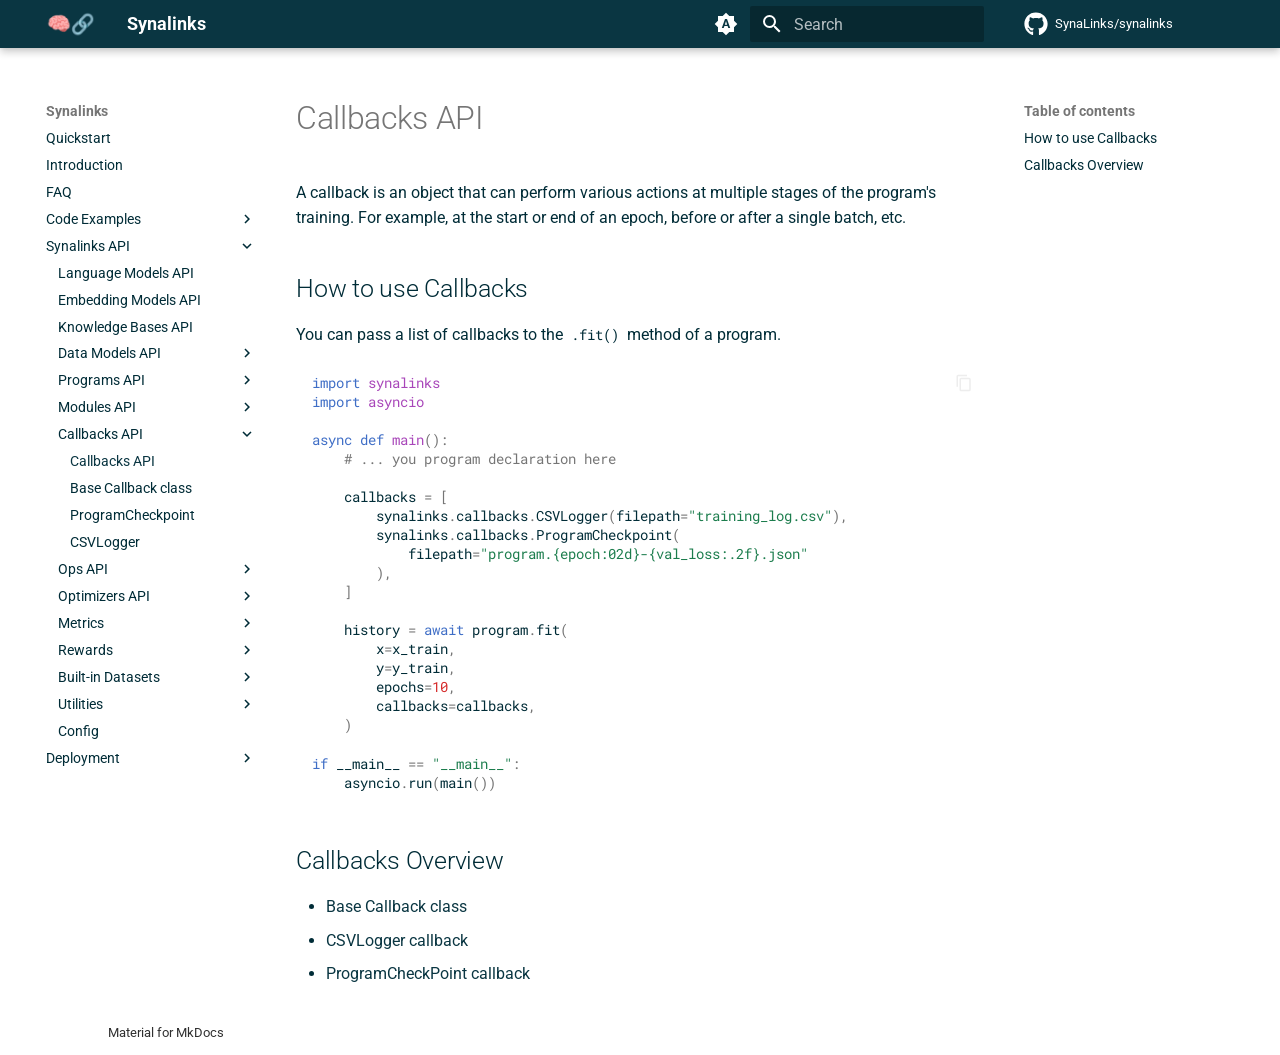
<file: Synalinks API/Callbacks API/index.html>
<!doctype html>
<html lang="en" class="no-js">
  <head>
    
      <meta charset="utf-8">
      <meta name="viewport" content="width=device-width,initial-scale=1">
      
      
      
        <link rel="canonical" href="https://synalinks.github.io/synalinks/Synalinks%20API/Callbacks%20API/">
      
      
        <link rel="prev" href="../Modules%20API/Agents%20Modules/ReACT%20Agent%20module/">
      
      
        <link rel="next" href="Base%20Callback%20class/">
      
      
      <link rel="icon" href="../../assets/synalinks_favicon.png">
      <meta name="generator" content="mkdocs-1.6.1, mkdocs-material-9.6.14">
    
    
      
        <title>Callbacks API - Synalinks</title>
      
    
    
      <link rel="stylesheet" href="../../assets/stylesheets/main.342714a4.min.css">
      
        
        <link rel="stylesheet" href="../../assets/stylesheets/palette.06af60db.min.css">
      
      


    
    
      
    
    
      
        
        
        <link rel="preconnect" href="https://fonts.gstatic.com" crossorigin>
        <link rel="stylesheet" href="https://fonts.googleapis.com/css?family=Roboto:300,300i,400,400i,700,700i%7CRoboto+Mono:400,400i,700,700i&display=fallback">
        <style>:root{--md-text-font:"Roboto";--md-code-font:"Roboto Mono"}</style>
      
    
    
      <link rel="stylesheet" href="../../assets/_mkdocstrings.css">
    
      <link rel="stylesheet" href="../../stylesheets/extra.css">
    
    <script>__md_scope=new URL("../..",location),__md_hash=e=>[...e].reduce(((e,_)=>(e<<5)-e+_.charCodeAt(0)),0),__md_get=(e,_=localStorage,t=__md_scope)=>JSON.parse(_.getItem(t.pathname+"."+e)),__md_set=(e,_,t=localStorage,a=__md_scope)=>{try{t.setItem(a.pathname+"."+e,JSON.stringify(_))}catch(e){}}</script>
    
      

    
    
    
   <link href="../../assets/stylesheets/glightbox.min.css" rel="stylesheet"/><style>
    html.glightbox-open { overflow: initial; height: 100%; }
    .gslide-title { margin-top: 0px; user-select: text; }
    .gslide-desc { color: #666; user-select: text; }
    .gslide-image img { background: white; }
    .gscrollbar-fixer { padding-right: 15px; }
    .gdesc-inner { font-size: 0.75rem; }
    body[data-md-color-scheme="slate"] .gdesc-inner { background: var(--md-default-bg-color);}
    body[data-md-color-scheme="slate"] .gslide-title { color: var(--md-default-fg-color);}
    body[data-md-color-scheme="slate"] .gslide-desc { color: var(--md-default-fg-color);}</style> <script src="../../assets/javascripts/glightbox.min.js"></script></head>
  
  
    
    
      
    
    
    
    
    <body dir="ltr" data-md-color-scheme="default" data-md-color-primary="indigo" data-md-color-accent="indigo">
  
    
    <input class="md-toggle" data-md-toggle="drawer" type="checkbox" id="__drawer" autocomplete="off">
    <input class="md-toggle" data-md-toggle="search" type="checkbox" id="__search" autocomplete="off">
    <label class="md-overlay" for="__drawer"></label>
    <div data-md-component="skip">
      
        
        <a href="#callbacks-api" class="md-skip">
          Skip to content
        </a>
      
    </div>
    <div data-md-component="announce">
      
    </div>
    
    
      

  

<header class="md-header md-header--shadow" data-md-component="header">
  <nav class="md-header__inner md-grid" aria-label="Header">
    <a href="../.." title="Synalinks" class="md-header__button md-logo" aria-label="Synalinks" data-md-component="logo">
      
  <img src="../../assets/synalinks_logo.png" alt="logo">

    </a>
    <label class="md-header__button md-icon" for="__drawer">
      
      <svg xmlns="http://www.w3.org/2000/svg" viewBox="0 0 24 24"><path d="M3 6h18v2H3zm0 5h18v2H3zm0 5h18v2H3z"/></svg>
    </label>
    <div class="md-header__title" data-md-component="header-title">
      <div class="md-header__ellipsis">
        <div class="md-header__topic">
          <span class="md-ellipsis">
            Synalinks
          </span>
        </div>
        <div class="md-header__topic" data-md-component="header-topic">
          <span class="md-ellipsis">
            
              Callbacks API
            
          </span>
        </div>
      </div>
    </div>
    
      
        <form class="md-header__option" data-md-component="palette">
  
    
    
    
    <input class="md-option" data-md-color-media="(prefers-color-scheme)" data-md-color-scheme="default" data-md-color-primary="indigo" data-md-color-accent="indigo"  aria-label="Switch to light mode"  type="radio" name="__palette" id="__palette_0">
    
      <label class="md-header__button md-icon" title="Switch to light mode" for="__palette_1" hidden>
        <svg xmlns="http://www.w3.org/2000/svg" viewBox="0 0 24 24"><path d="m14.3 16-.7-2h-3.2l-.7 2H7.8L11 7h2l3.2 9zM20 8.69V4h-4.69L12 .69 8.69 4H4v4.69L.69 12 4 15.31V20h4.69L12 23.31 15.31 20H20v-4.69L23.31 12zm-9.15 3.96h2.3L12 9z"/></svg>
      </label>
    
  
    
    
    
    <input class="md-option" data-md-color-media="(prefers-color-scheme: light)" data-md-color-scheme="default" data-md-color-primary="indigo" data-md-color-accent="indigo"  aria-label="Switch to dark mode"  type="radio" name="__palette" id="__palette_1">
    
      <label class="md-header__button md-icon" title="Switch to dark mode" for="__palette_2" hidden>
        <svg xmlns="http://www.w3.org/2000/svg" viewBox="0 0 24 24"><path d="M12 8a4 4 0 0 0-4 4 4 4 0 0 0 4 4 4 4 0 0 0 4-4 4 4 0 0 0-4-4m0 10a6 6 0 0 1-6-6 6 6 0 0 1 6-6 6 6 0 0 1 6 6 6 6 0 0 1-6 6m8-9.31V4h-4.69L12 .69 8.69 4H4v4.69L.69 12 4 15.31V20h4.69L12 23.31 15.31 20H20v-4.69L23.31 12z"/></svg>
      </label>
    
  
    
    
    
    <input class="md-option" data-md-color-media="(prefers-color-scheme: dark)" data-md-color-scheme="slate" data-md-color-primary="indigo" data-md-color-accent="indigo"  aria-label="Switch to system preference"  type="radio" name="__palette" id="__palette_2">
    
      <label class="md-header__button md-icon" title="Switch to system preference" for="__palette_0" hidden>
        <svg xmlns="http://www.w3.org/2000/svg" viewBox="0 0 24 24"><path d="M12 18c-.89 0-1.74-.2-2.5-.55C11.56 16.5 13 14.42 13 12s-1.44-4.5-3.5-5.45C10.26 6.2 11.11 6 12 6a6 6 0 0 1 6 6 6 6 0 0 1-6 6m8-9.31V4h-4.69L12 .69 8.69 4H4v4.69L.69 12 4 15.31V20h4.69L12 23.31 15.31 20H20v-4.69L23.31 12z"/></svg>
      </label>
    
  
</form>
      
    
    
      <script>var palette=__md_get("__palette");if(palette&&palette.color){if("(prefers-color-scheme)"===palette.color.media){var media=matchMedia("(prefers-color-scheme: light)"),input=document.querySelector(media.matches?"[data-md-color-media='(prefers-color-scheme: light)']":"[data-md-color-media='(prefers-color-scheme: dark)']");palette.color.media=input.getAttribute("data-md-color-media"),palette.color.scheme=input.getAttribute("data-md-color-scheme"),palette.color.primary=input.getAttribute("data-md-color-primary"),palette.color.accent=input.getAttribute("data-md-color-accent")}for(var[key,value]of Object.entries(palette.color))document.body.setAttribute("data-md-color-"+key,value)}</script>
    
    
    
      
      
        <label class="md-header__button md-icon" for="__search">
          
          <svg xmlns="http://www.w3.org/2000/svg" viewBox="0 0 24 24"><path d="M9.5 3A6.5 6.5 0 0 1 16 9.5c0 1.61-.59 3.09-1.56 4.23l.27.27h.79l5 5-1.5 1.5-5-5v-.79l-.27-.27A6.52 6.52 0 0 1 9.5 16 6.5 6.5 0 0 1 3 9.5 6.5 6.5 0 0 1 9.5 3m0 2C7 5 5 7 5 9.5S7 14 9.5 14 14 12 14 9.5 12 5 9.5 5"/></svg>
        </label>
        <div class="md-search" data-md-component="search" role="dialog">
  <label class="md-search__overlay" for="__search"></label>
  <div class="md-search__inner" role="search">
    <form class="md-search__form" name="search">
      <input type="text" class="md-search__input" name="query" aria-label="Search" placeholder="Search" autocapitalize="off" autocorrect="off" autocomplete="off" spellcheck="false" data-md-component="search-query" required>
      <label class="md-search__icon md-icon" for="__search">
        
        <svg xmlns="http://www.w3.org/2000/svg" viewBox="0 0 24 24"><path d="M9.5 3A6.5 6.5 0 0 1 16 9.5c0 1.61-.59 3.09-1.56 4.23l.27.27h.79l5 5-1.5 1.5-5-5v-.79l-.27-.27A6.52 6.52 0 0 1 9.5 16 6.5 6.5 0 0 1 3 9.5 6.5 6.5 0 0 1 9.5 3m0 2C7 5 5 7 5 9.5S7 14 9.5 14 14 12 14 9.5 12 5 9.5 5"/></svg>
        
        <svg xmlns="http://www.w3.org/2000/svg" viewBox="0 0 24 24"><path d="M20 11v2H8l5.5 5.5-1.42 1.42L4.16 12l7.92-7.92L13.5 5.5 8 11z"/></svg>
      </label>
      <nav class="md-search__options" aria-label="Search">
        
        <button type="reset" class="md-search__icon md-icon" title="Clear" aria-label="Clear" tabindex="-1">
          
          <svg xmlns="http://www.w3.org/2000/svg" viewBox="0 0 24 24"><path d="M19 6.41 17.59 5 12 10.59 6.41 5 5 6.41 10.59 12 5 17.59 6.41 19 12 13.41 17.59 19 19 17.59 13.41 12z"/></svg>
        </button>
      </nav>
      
    </form>
    <div class="md-search__output">
      <div class="md-search__scrollwrap" tabindex="0" data-md-scrollfix>
        <div class="md-search-result" data-md-component="search-result">
          <div class="md-search-result__meta">
            Initializing search
          </div>
          <ol class="md-search-result__list" role="presentation"></ol>
        </div>
      </div>
    </div>
  </div>
</div>
      
    
    
      <div class="md-header__source">
        <a href="https://github.com/SynaLinks/synalinks" title="Go to repository" class="md-source" data-md-component="source">
  <div class="md-source__icon md-icon">
    
    <svg xmlns="http://www.w3.org/2000/svg" viewBox="0 0 496 512"><!--! Font Awesome Free 6.7.2 by @fontawesome - https://fontawesome.com License - https://fontawesome.com/license/free (Icons: CC BY 4.0, Fonts: SIL OFL 1.1, Code: MIT License) Copyright 2024 Fonticons, Inc.--><path d="M165.9 397.4c0 2-2.3 3.6-5.2 3.6-3.3.3-5.6-1.3-5.6-3.6 0-2 2.3-3.6 5.2-3.6 3-.3 5.6 1.3 5.6 3.6m-31.1-4.5c-.7 2 1.3 4.3 4.3 4.9 2.6 1 5.6 0 6.2-2s-1.3-4.3-4.3-5.2c-2.6-.7-5.5.3-6.2 2.3m44.2-1.7c-2.9.7-4.9 2.6-4.6 4.9.3 2 2.9 3.3 5.9 2.6 2.9-.7 4.9-2.6 4.6-4.6-.3-1.9-3-3.2-5.9-2.9M244.8 8C106.1 8 0 113.3 0 252c0 110.9 69.8 205.8 169.5 239.2 12.8 2.3 17.3-5.6 17.3-12.1 0-6.2-.3-40.4-.3-61.4 0 0-70 15-84.7-29.8 0 0-11.4-29.1-27.8-36.6 0 0-22.9-15.7 1.6-15.4 0 0 24.9 2 38.6 25.8 21.9 38.6 58.6 27.5 72.9 20.9 2.3-16 8.8-27.1 16-33.7-55.9-6.2-112.3-14.3-112.3-110.5 0-27.5 7.6-41.3 23.6-58.9-2.6-6.5-11.1-33.3 2.6-67.9 20.9-6.5 69 27 69 27 20-5.6 41.5-8.5 62.8-8.5s42.8 2.9 62.8 8.5c0 0 48.1-33.6 69-27 13.7 34.7 5.2 61.4 2.6 67.9 16 17.7 25.8 31.5 25.8 58.9 0 96.5-58.9 104.2-114.8 110.5 9.2 7.9 17 22.9 17 46.4 0 33.7-.3 75.4-.3 83.6 0 6.5 4.6 14.4 17.3 12.1C428.2 457.8 496 362.9 496 252 496 113.3 383.5 8 244.8 8M97.2 352.9c-1.3 1-1 3.3.7 5.2 1.6 1.6 3.9 2.3 5.2 1 1.3-1 1-3.3-.7-5.2-1.6-1.6-3.9-2.3-5.2-1m-10.8-8.1c-.7 1.3.3 2.9 2.3 3.9 1.6 1 3.6.7 4.3-.7.7-1.3-.3-2.9-2.3-3.9-2-.6-3.6-.3-4.3.7m32.4 35.6c-1.6 1.3-1 4.3 1.3 6.2 2.3 2.3 5.2 2.6 6.5 1 1.3-1.3.7-4.3-1.3-6.2-2.2-2.3-5.2-2.6-6.5-1m-11.4-14.7c-1.6 1-1.6 3.6 0 5.9s4.3 3.3 5.6 2.3c1.6-1.3 1.6-3.9 0-6.2-1.4-2.3-4-3.3-5.6-2"/></svg>
  </div>
  <div class="md-source__repository">
    SynaLinks/synalinks
  </div>
</a>
      </div>
    
  </nav>
  
</header>
    
    <div class="md-container" data-md-component="container">
      
      
        
          
        
      
      <main class="md-main" data-md-component="main">
        <div class="md-main__inner md-grid">
          
            
              
              <div class="md-sidebar md-sidebar--primary" data-md-component="sidebar" data-md-type="navigation" >
                <div class="md-sidebar__scrollwrap">
                  <div class="md-sidebar__inner">
                    



<nav class="md-nav md-nav--primary" aria-label="Navigation" data-md-level="0">
  <label class="md-nav__title" for="__drawer">
    <a href="../.." title="Synalinks" class="md-nav__button md-logo" aria-label="Synalinks" data-md-component="logo">
      
  <img src="../../assets/synalinks_logo.png" alt="logo">

    </a>
    Synalinks
  </label>
  
    <div class="md-nav__source">
      <a href="https://github.com/SynaLinks/synalinks" title="Go to repository" class="md-source" data-md-component="source">
  <div class="md-source__icon md-icon">
    
    <svg xmlns="http://www.w3.org/2000/svg" viewBox="0 0 496 512"><!--! Font Awesome Free 6.7.2 by @fontawesome - https://fontawesome.com License - https://fontawesome.com/license/free (Icons: CC BY 4.0, Fonts: SIL OFL 1.1, Code: MIT License) Copyright 2024 Fonticons, Inc.--><path d="M165.9 397.4c0 2-2.3 3.6-5.2 3.6-3.3.3-5.6-1.3-5.6-3.6 0-2 2.3-3.6 5.2-3.6 3-.3 5.6 1.3 5.6 3.6m-31.1-4.5c-.7 2 1.3 4.3 4.3 4.9 2.6 1 5.6 0 6.2-2s-1.3-4.3-4.3-5.2c-2.6-.7-5.5.3-6.2 2.3m44.2-1.7c-2.9.7-4.9 2.6-4.6 4.9.3 2 2.9 3.3 5.9 2.6 2.9-.7 4.9-2.6 4.6-4.6-.3-1.9-3-3.2-5.9-2.9M244.8 8C106.1 8 0 113.3 0 252c0 110.9 69.8 205.8 169.5 239.2 12.8 2.3 17.3-5.6 17.3-12.1 0-6.2-.3-40.4-.3-61.4 0 0-70 15-84.7-29.8 0 0-11.4-29.1-27.8-36.6 0 0-22.9-15.7 1.6-15.4 0 0 24.9 2 38.6 25.8 21.9 38.6 58.6 27.5 72.9 20.9 2.3-16 8.8-27.1 16-33.7-55.9-6.2-112.3-14.3-112.3-110.5 0-27.5 7.6-41.3 23.6-58.9-2.6-6.5-11.1-33.3 2.6-67.9 20.9-6.5 69 27 69 27 20-5.6 41.5-8.5 62.8-8.5s42.8 2.9 62.8 8.5c0 0 48.1-33.6 69-27 13.7 34.7 5.2 61.4 2.6 67.9 16 17.7 25.8 31.5 25.8 58.9 0 96.5-58.9 104.2-114.8 110.5 9.2 7.9 17 22.9 17 46.4 0 33.7-.3 75.4-.3 83.6 0 6.5 4.6 14.4 17.3 12.1C428.2 457.8 496 362.9 496 252 496 113.3 383.5 8 244.8 8M97.2 352.9c-1.3 1-1 3.3.7 5.2 1.6 1.6 3.9 2.3 5.2 1 1.3-1 1-3.3-.7-5.2-1.6-1.6-3.9-2.3-5.2-1m-10.8-8.1c-.7 1.3.3 2.9 2.3 3.9 1.6 1 3.6.7 4.3-.7.7-1.3-.3-2.9-2.3-3.9-2-.6-3.6-.3-4.3.7m32.4 35.6c-1.6 1.3-1 4.3 1.3 6.2 2.3 2.3 5.2 2.6 6.5 1 1.3-1.3.7-4.3-1.3-6.2-2.2-2.3-5.2-2.6-6.5-1m-11.4-14.7c-1.6 1-1.6 3.6 0 5.9s4.3 3.3 5.6 2.3c1.6-1.3 1.6-3.9 0-6.2-1.4-2.3-4-3.3-5.6-2"/></svg>
  </div>
  <div class="md-source__repository">
    SynaLinks/synalinks
  </div>
</a>
    </div>
  
  <ul class="md-nav__list" data-md-scrollfix>
    
      
      
  
  
  
  
    <li class="md-nav__item">
      <a href="../.." class="md-nav__link">
        
  
  
  <span class="md-ellipsis">
    Quickstart
    
  </span>
  

      </a>
    </li>
  

    
      
      
  
  
  
  
    <li class="md-nav__item">
      <a href="../../Introduction/" class="md-nav__link">
        
  
  
  <span class="md-ellipsis">
    Introduction
    
  </span>
  

      </a>
    </li>
  

    
      
      
  
  
  
  
    <li class="md-nav__item">
      <a href="../../FAQ/" class="md-nav__link">
        
  
  
  <span class="md-ellipsis">
    FAQ
    
  </span>
  

      </a>
    </li>
  

    
      
      
  
  
  
  
    
    
    
    
    
    <li class="md-nav__item md-nav__item--nested">
      
        
        
        <input class="md-nav__toggle md-toggle " type="checkbox" id="__nav_4" >
        
          
          <label class="md-nav__link" for="__nav_4" id="__nav_4_label" tabindex="0">
            
  
  
  <span class="md-ellipsis">
    Code Examples
    
  </span>
  

            <span class="md-nav__icon md-icon"></span>
          </label>
        
        <nav class="md-nav" data-md-level="1" aria-labelledby="__nav_4_label" aria-expanded="false">
          <label class="md-nav__title" for="__nav_4">
            <span class="md-nav__icon md-icon"></span>
            Code Examples
          </label>
          <ul class="md-nav__list" data-md-scrollfix>
            
              
                
  
  
  
  
    
    
    
    
    
    <li class="md-nav__item md-nav__item--nested">
      
        
        
        <input class="md-nav__toggle md-toggle " type="checkbox" id="__nav_4_1" >
        
          
          <label class="md-nav__link" for="__nav_4_1" id="__nav_4_1_label" tabindex="0">
            
  
  
  <span class="md-ellipsis">
    Basics
    
  </span>
  

            <span class="md-nav__icon md-icon"></span>
          </label>
        
        <nav class="md-nav" data-md-level="2" aria-labelledby="__nav_4_1_label" aria-expanded="false">
          <label class="md-nav__title" for="__nav_4_1">
            <span class="md-nav__icon md-icon"></span>
            Basics
          </label>
          <ul class="md-nav__list" data-md-scrollfix>
            
              
                
  
  
  
  
    <li class="md-nav__item">
      <a href="../../Code%20Examples/Basics/First%20Steps/" class="md-nav__link">
        
  
  
  <span class="md-ellipsis">
    First Steps
    
  </span>
  

      </a>
    </li>
  

              
            
              
                
  
  
  
  
    <li class="md-nav__item">
      <a href="../../Code%20Examples/Basics/First%20Programs/" class="md-nav__link">
        
  
  
  <span class="md-ellipsis">
    First Programs
    
  </span>
  

      </a>
    </li>
  

              
            
              
                
  
  
  
  
    <li class="md-nav__item">
      <a href="../../Code%20Examples/Basics/Control%20Flow/" class="md-nav__link">
        
  
  
  <span class="md-ellipsis">
    Control Flow
    
  </span>
  

      </a>
    </li>
  

              
            
              
                
  
  
  
  
    <li class="md-nav__item">
      <a href="../../Code%20Examples/Basics/Conversational%20Applications/" class="md-nav__link">
        
  
  
  <span class="md-ellipsis">
    Conversational Applications
    
  </span>
  

      </a>
    </li>
  

              
            
              
                
  
  
  
  
    <li class="md-nav__item">
      <a href="../../Code%20Examples/Basics/Reward%20Metrics%20And%20Optimizers/" class="md-nav__link">
        
  
  
  <span class="md-ellipsis">
    Rewards, Metrics &amp; Optimizers
    
  </span>
  

      </a>
    </li>
  

              
            
              
                
  
  
  
  
    <li class="md-nav__item">
      <a href="../../Code%20Examples/Basics/Training%20Programs/" class="md-nav__link">
        
  
  
  <span class="md-ellipsis">
    Training Programs
    
  </span>
  

      </a>
    </li>
  

              
            
          </ul>
        </nav>
      
    </li>
  

              
            
              
                
  
  
  
  
    
    
    
    
    
    <li class="md-nav__item md-nav__item--nested">
      
        
        
        <input class="md-nav__toggle md-toggle " type="checkbox" id="__nav_4_2" >
        
          
          <label class="md-nav__link" for="__nav_4_2" id="__nav_4_2_label" tabindex="0">
            
  
  
  <span class="md-ellipsis">
    Advanced
    
  </span>
  

            <span class="md-nav__icon md-icon"></span>
          </label>
        
        <nav class="md-nav" data-md-level="2" aria-labelledby="__nav_4_2_label" aria-expanded="false">
          <label class="md-nav__title" for="__nav_4_2">
            <span class="md-nav__icon md-icon"></span>
            Advanced
          </label>
          <ul class="md-nav__list" data-md-scrollfix>
            
              
                
  
  
  
  
    <li class="md-nav__item">
      <a href="../../Code%20Examples/Advanced/Implementing%20Custom%20Modules%20And%20Programs%20Via%20Subclassing/" class="md-nav__link">
        
  
  
  <span class="md-ellipsis">
    Implementing custom modules &amp; programs via subclassing
    
  </span>
  

      </a>
    </li>
  

              
            
              
                
  
  
  
  
    <li class="md-nav__item">
      <a href="../../Code%20Examples/Advanced/First%20Knowledge%20Graph%20Schema/" class="md-nav__link">
        
  
  
  <span class="md-ellipsis">
    First Knowledge Graph Schema
    
  </span>
  

      </a>
    </li>
  

              
            
              
                
  
  
  
  
    <li class="md-nav__item">
      <a href="../../Code%20Examples/Advanced/Knowledge%20Extraction/" class="md-nav__link">
        
  
  
  <span class="md-ellipsis">
    Knowledge Extraction
    
  </span>
  

      </a>
    </li>
  

              
            
              
                
  
  
  
  
    <li class="md-nav__item">
      <a href="../../Code%20Examples/Advanced/Retrieval%20Augmented%20Generation/" class="md-nav__link">
        
  
  
  <span class="md-ellipsis">
    Retrieval Augmented Generation
    
  </span>
  

      </a>
    </li>
  

              
            
          </ul>
        </nav>
      
    </li>
  

              
            
          </ul>
        </nav>
      
    </li>
  

    
      
      
  
  
    
  
  
  
    
    
    
    
    
    <li class="md-nav__item md-nav__item--active md-nav__item--nested">
      
        
        
        <input class="md-nav__toggle md-toggle " type="checkbox" id="__nav_5" checked>
        
          
          <label class="md-nav__link" for="__nav_5" id="__nav_5_label" tabindex="0">
            
  
  
  <span class="md-ellipsis">
    Synalinks API
    
  </span>
  

            <span class="md-nav__icon md-icon"></span>
          </label>
        
        <nav class="md-nav" data-md-level="1" aria-labelledby="__nav_5_label" aria-expanded="true">
          <label class="md-nav__title" for="__nav_5">
            <span class="md-nav__icon md-icon"></span>
            Synalinks API
          </label>
          <ul class="md-nav__list" data-md-scrollfix>
            
              
                
  
  
  
  
    <li class="md-nav__item">
      <a href="../Language%20Models%20API/" class="md-nav__link">
        
  
  
  <span class="md-ellipsis">
    Language Models API
    
  </span>
  

      </a>
    </li>
  

              
            
              
                
  
  
  
  
    <li class="md-nav__item">
      <a href="../Embedding%20Models%20API/" class="md-nav__link">
        
  
  
  <span class="md-ellipsis">
    Embedding Models API
    
  </span>
  

      </a>
    </li>
  

              
            
              
                
  
  
  
  
    <li class="md-nav__item">
      <a href="../Knowledge%20Bases%20API/" class="md-nav__link">
        
  
  
  <span class="md-ellipsis">
    Knowledge Bases API
    
  </span>
  

      </a>
    </li>
  

              
            
              
                
  
  
  
  
    
    
    
    
    
    <li class="md-nav__item md-nav__item--nested">
      
        
        
        <input class="md-nav__toggle md-toggle " type="checkbox" id="__nav_5_4" >
        
          
          <label class="md-nav__link" for="__nav_5_4" id="__nav_5_4_label" tabindex="0">
            
  
  
  <span class="md-ellipsis">
    Data Models API
    
  </span>
  

            <span class="md-nav__icon md-icon"></span>
          </label>
        
        <nav class="md-nav" data-md-level="2" aria-labelledby="__nav_5_4_label" aria-expanded="false">
          <label class="md-nav__title" for="__nav_5_4">
            <span class="md-nav__icon md-icon"></span>
            Data Models API
          </label>
          <ul class="md-nav__list" data-md-scrollfix>
            
              
                
  
  
  
  
    <li class="md-nav__item">
      <a href="../Data%20Models%20API/" class="md-nav__link">
        
  
  
  <span class="md-ellipsis">
    Data Models API
    
  </span>
  

      </a>
    </li>
  

              
            
              
                
  
  
  
  
    <li class="md-nav__item">
      <a href="../Data%20Models%20API/The%20DataModel%20class/" class="md-nav__link">
        
  
  
  <span class="md-ellipsis">
    The DataModel class
    
  </span>
  

      </a>
    </li>
  

              
            
              
                
  
  
  
  
    <li class="md-nav__item">
      <a href="../Data%20Models%20API/The%20JsonDataModel%20class/" class="md-nav__link">
        
  
  
  <span class="md-ellipsis">
    The JsonDataModel class
    
  </span>
  

      </a>
    </li>
  

              
            
              
                
  
  
  
  
    <li class="md-nav__item">
      <a href="../Data%20Models%20API/The%20SymbolicDataModel%20class/" class="md-nav__link">
        
  
  
  <span class="md-ellipsis">
    The SymbolicDataModel class
    
  </span>
  

      </a>
    </li>
  

              
            
              
                
  
  
  
  
    <li class="md-nav__item">
      <a href="../Data%20Models%20API/The%20Variable%20class/" class="md-nav__link">
        
  
  
  <span class="md-ellipsis">
    The Variable class
    
  </span>
  

      </a>
    </li>
  

              
            
              
                
  
  
  
  
    <li class="md-nav__item">
      <a href="../Data%20Models%20API/The%20Base%20DataModels/" class="md-nav__link">
        
  
  
  <span class="md-ellipsis">
    The Base DataModels
    
  </span>
  

      </a>
    </li>
  

              
            
          </ul>
        </nav>
      
    </li>
  

              
            
              
                
  
  
  
  
    
    
    
    
    
    <li class="md-nav__item md-nav__item--nested">
      
        
        
        <input class="md-nav__toggle md-toggle " type="checkbox" id="__nav_5_5" >
        
          
          <label class="md-nav__link" for="__nav_5_5" id="__nav_5_5_label" tabindex="0">
            
  
  
  <span class="md-ellipsis">
    Programs API
    
  </span>
  

            <span class="md-nav__icon md-icon"></span>
          </label>
        
        <nav class="md-nav" data-md-level="2" aria-labelledby="__nav_5_5_label" aria-expanded="false">
          <label class="md-nav__title" for="__nav_5_5">
            <span class="md-nav__icon md-icon"></span>
            Programs API
          </label>
          <ul class="md-nav__list" data-md-scrollfix>
            
              
                
  
  
  
  
    <li class="md-nav__item">
      <a href="../Programs%20API/" class="md-nav__link">
        
  
  
  <span class="md-ellipsis">
    Programs API
    
  </span>
  

      </a>
    </li>
  

              
            
              
                
  
  
  
  
    <li class="md-nav__item">
      <a href="../Programs%20API/The%20Program%20class/" class="md-nav__link">
        
  
  
  <span class="md-ellipsis">
    The Program class
    
  </span>
  

      </a>
    </li>
  

              
            
              
                
  
  
  
  
    <li class="md-nav__item">
      <a href="../Programs%20API/The%20Sequential%20class/" class="md-nav__link">
        
  
  
  <span class="md-ellipsis">
    The Sequential class
    
  </span>
  

      </a>
    </li>
  

              
            
              
                
  
  
  
  
    <li class="md-nav__item">
      <a href="../Programs%20API/Program%20training%20API/" class="md-nav__link">
        
  
  
  <span class="md-ellipsis">
    Program training API
    
  </span>
  

      </a>
    </li>
  

              
            
              
                
  
  
  
  
    
    
    
    
    
    <li class="md-nav__item md-nav__item--nested">
      
        
        
        <input class="md-nav__toggle md-toggle " type="checkbox" id="__nav_5_5_5" >
        
          
          <label class="md-nav__link" for="__nav_5_5_5" id="__nav_5_5_5_label" tabindex="0">
            
  
  
  <span class="md-ellipsis">
    Program Saving API
    
  </span>
  

            <span class="md-nav__icon md-icon"></span>
          </label>
        
        <nav class="md-nav" data-md-level="3" aria-labelledby="__nav_5_5_5_label" aria-expanded="false">
          <label class="md-nav__title" for="__nav_5_5_5">
            <span class="md-nav__icon md-icon"></span>
            Program Saving API
          </label>
          <ul class="md-nav__list" data-md-scrollfix>
            
              
                
  
  
  
  
    <li class="md-nav__item">
      <a href="../Programs%20API/Program%20Saving%20API/Program%20saving%20and%20loading/" class="md-nav__link">
        
  
  
  <span class="md-ellipsis">
    Program saving and loading
    
  </span>
  

      </a>
    </li>
  

              
            
              
                
  
  
  
  
    <li class="md-nav__item">
      <a href="../Programs%20API/Program%20Saving%20API/Variable%20saving%20and%20loading/" class="md-nav__link">
        
  
  
  <span class="md-ellipsis">
    Variable saving and loading
    
  </span>
  

      </a>
    </li>
  

              
            
          </ul>
        </nav>
      
    </li>
  

              
            
          </ul>
        </nav>
      
    </li>
  

              
            
              
                
  
  
  
  
    
    
    
    
    
    <li class="md-nav__item md-nav__item--nested">
      
        
        
        <input class="md-nav__toggle md-toggle " type="checkbox" id="__nav_5_6" >
        
          
          <label class="md-nav__link" for="__nav_5_6" id="__nav_5_6_label" tabindex="0">
            
  
  
  <span class="md-ellipsis">
    Modules API
    
  </span>
  

            <span class="md-nav__icon md-icon"></span>
          </label>
        
        <nav class="md-nav" data-md-level="2" aria-labelledby="__nav_5_6_label" aria-expanded="false">
          <label class="md-nav__title" for="__nav_5_6">
            <span class="md-nav__icon md-icon"></span>
            Modules API
          </label>
          <ul class="md-nav__list" data-md-scrollfix>
            
              
                
  
  
  
  
    <li class="md-nav__item">
      <a href="../Modules%20API/" class="md-nav__link">
        
  
  
  <span class="md-ellipsis">
    Modules API
    
  </span>
  

      </a>
    </li>
  

              
            
              
                
  
  
  
  
    <li class="md-nav__item">
      <a href="../Modules%20API/Base%20Module%20class/" class="md-nav__link">
        
  
  
  <span class="md-ellipsis">
    Base Module class
    
  </span>
  

      </a>
    </li>
  

              
            
              
                
  
  
  
  
    
    
    
    
    
    <li class="md-nav__item md-nav__item--nested">
      
        
        
        <input class="md-nav__toggle md-toggle " type="checkbox" id="__nav_5_6_3" >
        
          
          <label class="md-nav__link" for="__nav_5_6_3" id="__nav_5_6_3_label" tabindex="0">
            
  
  
  <span class="md-ellipsis">
    Core Modules
    
  </span>
  

            <span class="md-nav__icon md-icon"></span>
          </label>
        
        <nav class="md-nav" data-md-level="3" aria-labelledby="__nav_5_6_3_label" aria-expanded="false">
          <label class="md-nav__title" for="__nav_5_6_3">
            <span class="md-nav__icon md-icon"></span>
            Core Modules
          </label>
          <ul class="md-nav__list" data-md-scrollfix>
            
              
                
  
  
  
  
    <li class="md-nav__item">
      <a href="../Modules%20API/Core%20Modules/" class="md-nav__link">
        
  
  
  <span class="md-ellipsis">
    Core Modules
    
  </span>
  

      </a>
    </li>
  

              
            
              
                
  
  
  
  
    <li class="md-nav__item">
      <a href="../Modules%20API/Core%20Modules/Input%20module/" class="md-nav__link">
        
  
  
  <span class="md-ellipsis">
    Input module
    
  </span>
  

      </a>
    </li>
  

              
            
              
                
  
  
  
  
    <li class="md-nav__item">
      <a href="../Modules%20API/Core%20Modules/Identity%20module/" class="md-nav__link">
        
  
  
  <span class="md-ellipsis">
    Identity module
    
  </span>
  

      </a>
    </li>
  

              
            
              
                
  
  
  
  
    <li class="md-nav__item">
      <a href="../Modules%20API/Core%20Modules/Not%20module/" class="md-nav__link">
        
  
  
  <span class="md-ellipsis">
    Not module
    
  </span>
  

      </a>
    </li>
  

              
            
              
                
  
  
  
  
    <li class="md-nav__item">
      <a href="../Modules%20API/Core%20Modules/Generator%20module/" class="md-nav__link">
        
  
  
  <span class="md-ellipsis">
    Generator module
    
  </span>
  

      </a>
    </li>
  

              
            
              
                
  
  
  
  
    <li class="md-nav__item">
      <a href="../Modules%20API/Core%20Modules/Decision%20module/" class="md-nav__link">
        
  
  
  <span class="md-ellipsis">
    Decision module
    
  </span>
  

      </a>
    </li>
  

              
            
              
                
  
  
  
  
    <li class="md-nav__item">
      <a href="../Modules%20API/Core%20Modules/Action%20module/" class="md-nav__link">
        
  
  
  <span class="md-ellipsis">
    Action module
    
  </span>
  

      </a>
    </li>
  

              
            
              
                
  
  
  
  
    <li class="md-nav__item">
      <a href="../Modules%20API/Core%20Modules/Branch%20module/" class="md-nav__link">
        
  
  
  <span class="md-ellipsis">
    Branch module
    
  </span>
  

      </a>
    </li>
  

              
            
          </ul>
        </nav>
      
    </li>
  

              
            
              
                
  
  
  
  
    
    
    
    
    
    <li class="md-nav__item md-nav__item--nested">
      
        
        
        <input class="md-nav__toggle md-toggle " type="checkbox" id="__nav_5_6_4" >
        
          
          <label class="md-nav__link" for="__nav_5_6_4" id="__nav_5_6_4_label" tabindex="0">
            
  
  
  <span class="md-ellipsis">
    Knowledge Modules
    
  </span>
  

            <span class="md-nav__icon md-icon"></span>
          </label>
        
        <nav class="md-nav" data-md-level="3" aria-labelledby="__nav_5_6_4_label" aria-expanded="false">
          <label class="md-nav__title" for="__nav_5_6_4">
            <span class="md-nav__icon md-icon"></span>
            Knowledge Modules
          </label>
          <ul class="md-nav__list" data-md-scrollfix>
            
              
                
  
  
  
  
    <li class="md-nav__item">
      <a href="../Modules%20API/Knowledge%20Modules/" class="md-nav__link">
        
  
  
  <span class="md-ellipsis">
    Knowledge Modules
    
  </span>
  

      </a>
    </li>
  

              
            
              
                
  
  
  
  
    <li class="md-nav__item">
      <a href="../Modules%20API/Knowledge%20Modules/Embedding%20module/" class="md-nav__link">
        
  
  
  <span class="md-ellipsis">
    Embedding module
    
  </span>
  

      </a>
    </li>
  

              
            
              
                
  
  
  
  
    <li class="md-nav__item">
      <a href="../Modules%20API/Knowledge%20Modules/UpdateKnowledge%20module/" class="md-nav__link">
        
  
  
  <span class="md-ellipsis">
    UpdateKnowledge module
    
  </span>
  

      </a>
    </li>
  

              
            
              
                
  
  
  
  
    <li class="md-nav__item">
      <a href="../Modules%20API/Knowledge%20Modules/EntityRetriever%20module/" class="md-nav__link">
        
  
  
  <span class="md-ellipsis">
    EntityRetriever module
    
  </span>
  

      </a>
    </li>
  

              
            
              
                
  
  
  
  
    <li class="md-nav__item">
      <a href="../Modules%20API/Knowledge%20Modules/KnowledgeRetriever%20module/" class="md-nav__link">
        
  
  
  <span class="md-ellipsis">
    KnowledgeRetriever module
    
  </span>
  

      </a>
    </li>
  

              
            
          </ul>
        </nav>
      
    </li>
  

              
            
              
                
  
  
  
  
    
    
    
    
    
    <li class="md-nav__item md-nav__item--nested">
      
        
        
        <input class="md-nav__toggle md-toggle " type="checkbox" id="__nav_5_6_5" >
        
          
          <label class="md-nav__link" for="__nav_5_6_5" id="__nav_5_6_5_label" tabindex="0">
            
  
  
  <span class="md-ellipsis">
    Merging Modules
    
  </span>
  

            <span class="md-nav__icon md-icon"></span>
          </label>
        
        <nav class="md-nav" data-md-level="3" aria-labelledby="__nav_5_6_5_label" aria-expanded="false">
          <label class="md-nav__title" for="__nav_5_6_5">
            <span class="md-nav__icon md-icon"></span>
            Merging Modules
          </label>
          <ul class="md-nav__list" data-md-scrollfix>
            
              
                
  
  
  
  
    <li class="md-nav__item">
      <a href="../Modules%20API/Merging%20Modules/" class="md-nav__link">
        
  
  
  <span class="md-ellipsis">
    Merging Modules
    
  </span>
  

      </a>
    </li>
  

              
            
              
                
  
  
  
  
    <li class="md-nav__item">
      <a href="../Modules%20API/Merging%20Modules/Concat%20module/" class="md-nav__link">
        
  
  
  <span class="md-ellipsis">
    Concat module
    
  </span>
  

      </a>
    </li>
  

              
            
              
                
  
  
  
  
    <li class="md-nav__item">
      <a href="../Modules%20API/Merging%20Modules/And%20module/" class="md-nav__link">
        
  
  
  <span class="md-ellipsis">
    And module
    
  </span>
  

      </a>
    </li>
  

              
            
              
                
  
  
  
  
    <li class="md-nav__item">
      <a href="../Modules%20API/Merging%20Modules/Or%20module/" class="md-nav__link">
        
  
  
  <span class="md-ellipsis">
    Or module
    
  </span>
  

      </a>
    </li>
  

              
            
              
                
  
  
  
  
    <li class="md-nav__item">
      <a href="../Modules%20API/Merging%20Modules/Xor%20module/" class="md-nav__link">
        
  
  
  <span class="md-ellipsis">
    Xor module
    
  </span>
  

      </a>
    </li>
  

              
            
          </ul>
        </nav>
      
    </li>
  

              
            
              
                
  
  
  
  
    
    
    
    
    
    <li class="md-nav__item md-nav__item--nested">
      
        
        
        <input class="md-nav__toggle md-toggle " type="checkbox" id="__nav_5_6_6" >
        
          
          <label class="md-nav__link" for="__nav_5_6_6" id="__nav_5_6_6_label" tabindex="0">
            
  
  
  <span class="md-ellipsis">
    Test Time Compute Modules
    
  </span>
  

            <span class="md-nav__icon md-icon"></span>
          </label>
        
        <nav class="md-nav" data-md-level="3" aria-labelledby="__nav_5_6_6_label" aria-expanded="false">
          <label class="md-nav__title" for="__nav_5_6_6">
            <span class="md-nav__icon md-icon"></span>
            Test Time Compute Modules
          </label>
          <ul class="md-nav__list" data-md-scrollfix>
            
              
                
  
  
  
  
    <li class="md-nav__item">
      <a href="../Modules%20API/Test%20Time%20Compute%20Modules/" class="md-nav__link">
        
  
  
  <span class="md-ellipsis">
    Test Time Compute Modules
    
  </span>
  

      </a>
    </li>
  

              
            
              
                
  
  
  
  
    <li class="md-nav__item">
      <a href="../Modules%20API/Test%20Time%20Compute%20Modules/ChainOfThought%20module/" class="md-nav__link">
        
  
  
  <span class="md-ellipsis">
    ChainOfThought module
    
  </span>
  

      </a>
    </li>
  

              
            
              
                
  
  
  
  
    <li class="md-nav__item">
      <a href="../Modules%20API/Test%20Time%20Compute%20Modules/SelfCritique%20module/" class="md-nav__link">
        
  
  
  <span class="md-ellipsis">
    SelfCritique module
    
  </span>
  

      </a>
    </li>
  

              
            
          </ul>
        </nav>
      
    </li>
  

              
            
              
                
  
  
  
  
    
    
    
    
    
    <li class="md-nav__item md-nav__item--nested">
      
        
        
        <input class="md-nav__toggle md-toggle " type="checkbox" id="__nav_5_6_7" >
        
          
          <label class="md-nav__link" for="__nav_5_6_7" id="__nav_5_6_7_label" tabindex="0">
            
  
  
  <span class="md-ellipsis">
    Agents Modules
    
  </span>
  

            <span class="md-nav__icon md-icon"></span>
          </label>
        
        <nav class="md-nav" data-md-level="3" aria-labelledby="__nav_5_6_7_label" aria-expanded="false">
          <label class="md-nav__title" for="__nav_5_6_7">
            <span class="md-nav__icon md-icon"></span>
            Agents Modules
          </label>
          <ul class="md-nav__list" data-md-scrollfix>
            
              
                
  
  
  
  
    <li class="md-nav__item">
      <a href="../Modules%20API/Agents%20Modules/" class="md-nav__link">
        
  
  
  <span class="md-ellipsis">
    Agent Modules
    
  </span>
  

      </a>
    </li>
  

              
            
              
                
  
  
  
  
    <li class="md-nav__item">
      <a href="../Modules%20API/Agents%20Modules/ReACT%20Agent%20module/" class="md-nav__link">
        
  
  
  <span class="md-ellipsis">
    ReACT Agent module
    
  </span>
  

      </a>
    </li>
  

              
            
          </ul>
        </nav>
      
    </li>
  

              
            
          </ul>
        </nav>
      
    </li>
  

              
            
              
                
  
  
    
  
  
  
    
    
    
    
    
    <li class="md-nav__item md-nav__item--active md-nav__item--nested">
      
        
        
        <input class="md-nav__toggle md-toggle " type="checkbox" id="__nav_5_7" checked>
        
          
          <label class="md-nav__link" for="__nav_5_7" id="__nav_5_7_label" tabindex="0">
            
  
  
  <span class="md-ellipsis">
    Callbacks API
    
  </span>
  

            <span class="md-nav__icon md-icon"></span>
          </label>
        
        <nav class="md-nav" data-md-level="2" aria-labelledby="__nav_5_7_label" aria-expanded="true">
          <label class="md-nav__title" for="__nav_5_7">
            <span class="md-nav__icon md-icon"></span>
            Callbacks API
          </label>
          <ul class="md-nav__list" data-md-scrollfix>
            
              
                
  
  
    
  
  
  
    <li class="md-nav__item md-nav__item--active">
      
      <input class="md-nav__toggle md-toggle" type="checkbox" id="__toc">
      
      
        
      
      
        <label class="md-nav__link md-nav__link--active" for="__toc">
          
  
  
  <span class="md-ellipsis">
    Callbacks API
    
  </span>
  

          <span class="md-nav__icon md-icon"></span>
        </label>
      
      <a href="./" class="md-nav__link md-nav__link--active">
        
  
  
  <span class="md-ellipsis">
    Callbacks API
    
  </span>
  

      </a>
      
        

<nav class="md-nav md-nav--secondary" aria-label="Table of contents">
  
  
  
    
  
  
    <label class="md-nav__title" for="__toc">
      <span class="md-nav__icon md-icon"></span>
      Table of contents
    </label>
    <ul class="md-nav__list" data-md-component="toc" data-md-scrollfix>
      
        <li class="md-nav__item">
  <a href="#how-to-use-callbacks" class="md-nav__link">
    <span class="md-ellipsis">
      How to use Callbacks
    </span>
  </a>
  
</li>
      
        <li class="md-nav__item">
  <a href="#callbacks-overview" class="md-nav__link">
    <span class="md-ellipsis">
      Callbacks Overview
    </span>
  </a>
  
</li>
      
    </ul>
  
</nav>
      
    </li>
  

              
            
              
                
  
  
  
  
    <li class="md-nav__item">
      <a href="Base%20Callback%20class/" class="md-nav__link">
        
  
  
  <span class="md-ellipsis">
    Base Callback class
    
  </span>
  

      </a>
    </li>
  

              
            
              
                
  
  
  
  
    <li class="md-nav__item">
      <a href="ProgramCheckpoint/" class="md-nav__link">
        
  
  
  <span class="md-ellipsis">
    ProgramCheckpoint
    
  </span>
  

      </a>
    </li>
  

              
            
              
                
  
  
  
  
    <li class="md-nav__item">
      <a href="CSVLogger/" class="md-nav__link">
        
  
  
  <span class="md-ellipsis">
    CSVLogger
    
  </span>
  

      </a>
    </li>
  

              
            
          </ul>
        </nav>
      
    </li>
  

              
            
              
                
  
  
  
  
    
    
    
    
    
    <li class="md-nav__item md-nav__item--nested">
      
        
        
        <input class="md-nav__toggle md-toggle " type="checkbox" id="__nav_5_8" >
        
          
          <label class="md-nav__link" for="__nav_5_8" id="__nav_5_8_label" tabindex="0">
            
  
  
  <span class="md-ellipsis">
    Ops API
    
  </span>
  

            <span class="md-nav__icon md-icon"></span>
          </label>
        
        <nav class="md-nav" data-md-level="2" aria-labelledby="__nav_5_8_label" aria-expanded="false">
          <label class="md-nav__title" for="__nav_5_8">
            <span class="md-nav__icon md-icon"></span>
            Ops API
          </label>
          <ul class="md-nav__list" data-md-scrollfix>
            
              
                
  
  
  
  
    <li class="md-nav__item">
      <a href="../Ops%20API/" class="md-nav__link">
        
  
  
  <span class="md-ellipsis">
    Ops API
    
  </span>
  

      </a>
    </li>
  

              
            
              
                
  
  
  
  
    <li class="md-nav__item">
      <a href="../Ops%20API/JSON%20Ops/" class="md-nav__link">
        
  
  
  <span class="md-ellipsis">
    JSON Ops
    
  </span>
  

      </a>
    </li>
  

              
            
              
                
  
  
  
  
    <li class="md-nav__item">
      <a href="../Ops%20API/Language%20Models%20Ops/" class="md-nav__link">
        
  
  
  <span class="md-ellipsis">
    Language Models Ops
    
  </span>
  

      </a>
    </li>
  

              
            
              
                
  
  
  
  
    <li class="md-nav__item">
      <a href="../Ops%20API/Embedding%20Models%20Ops/" class="md-nav__link">
        
  
  
  <span class="md-ellipsis">
    Embedding Models Ops
    
  </span>
  

      </a>
    </li>
  

              
            
          </ul>
        </nav>
      
    </li>
  

              
            
              
                
  
  
  
  
    
    
    
    
    
    <li class="md-nav__item md-nav__item--nested">
      
        
        
        <input class="md-nav__toggle md-toggle " type="checkbox" id="__nav_5_9" >
        
          
          <label class="md-nav__link" for="__nav_5_9" id="__nav_5_9_label" tabindex="0">
            
  
  
  <span class="md-ellipsis">
    Optimizers API
    
  </span>
  

            <span class="md-nav__icon md-icon"></span>
          </label>
        
        <nav class="md-nav" data-md-level="2" aria-labelledby="__nav_5_9_label" aria-expanded="false">
          <label class="md-nav__title" for="__nav_5_9">
            <span class="md-nav__icon md-icon"></span>
            Optimizers API
          </label>
          <ul class="md-nav__list" data-md-scrollfix>
            
              
                
  
  
  
  
    <li class="md-nav__item">
      <a href="../Optimizers%20API/" class="md-nav__link">
        
  
  
  <span class="md-ellipsis">
    Optimizers API
    
  </span>
  

      </a>
    </li>
  

              
            
              
                
  
  
  
  
    <li class="md-nav__item">
      <a href="../Optimizers%20API/Base%20Optimizer%20class/" class="md-nav__link">
        
  
  
  <span class="md-ellipsis">
    Base Optimizer class
    
  </span>
  

      </a>
    </li>
  

              
            
              
                
  
  
  
  
    <li class="md-nav__item">
      <a href="../Optimizers%20API/RandomFewShot/" class="md-nav__link">
        
  
  
  <span class="md-ellipsis">
    RandomFewShot
    
  </span>
  

      </a>
    </li>
  

              
            
              
                
  
  
  
  
    <li class="md-nav__item">
      <a href="../Optimizers%20API/OPRO/" class="md-nav__link">
        
  
  
  <span class="md-ellipsis">
    OPRO
    
  </span>
  

      </a>
    </li>
  

              
            
              
                
  
  
  
  
    <li class="md-nav__item">
      <a href="../Optimizers%20API/FewShotOPRO/" class="md-nav__link">
        
  
  
  <span class="md-ellipsis">
    FewShotOPRO
    
  </span>
  

      </a>
    </li>
  

              
            
          </ul>
        </nav>
      
    </li>
  

              
            
              
                
  
  
  
  
    
    
    
    
    
    <li class="md-nav__item md-nav__item--nested">
      
        
        
        <input class="md-nav__toggle md-toggle " type="checkbox" id="__nav_5_10" >
        
          
          <label class="md-nav__link" for="__nav_5_10" id="__nav_5_10_label" tabindex="0">
            
  
  
  <span class="md-ellipsis">
    Metrics
    
  </span>
  

            <span class="md-nav__icon md-icon"></span>
          </label>
        
        <nav class="md-nav" data-md-level="2" aria-labelledby="__nav_5_10_label" aria-expanded="false">
          <label class="md-nav__title" for="__nav_5_10">
            <span class="md-nav__icon md-icon"></span>
            Metrics
          </label>
          <ul class="md-nav__list" data-md-scrollfix>
            
              
                
  
  
  
  
    <li class="md-nav__item">
      <a href="../Metrics/" class="md-nav__link">
        
  
  
  <span class="md-ellipsis">
    Metrics
    
  </span>
  

      </a>
    </li>
  

              
            
              
                
  
  
  
  
    <li class="md-nav__item">
      <a href="../Metrics/Base%20Metric%20class/" class="md-nav__link">
        
  
  
  <span class="md-ellipsis">
    Base Metric class
    
  </span>
  

      </a>
    </li>
  

              
            
              
                
  
  
  
  
    <li class="md-nav__item">
      <a href="../Metrics/Metric%20wrappers%20and%20reduction%20metrics/" class="md-nav__link">
        
  
  
  <span class="md-ellipsis">
    Metric wrappers and reduction metrics
    
  </span>
  

      </a>
    </li>
  

              
            
              
                
  
  
  
  
    <li class="md-nav__item">
      <a href="../Metrics/Regression%20metrics/" class="md-nav__link">
        
  
  
  <span class="md-ellipsis">
    Regression metrics
    
  </span>
  

      </a>
    </li>
  

              
            
              
                
  
  
  
  
    <li class="md-nav__item">
      <a href="../Metrics/FScore%20metrics/" class="md-nav__link">
        
  
  
  <span class="md-ellipsis">
    FScore metrics
    
  </span>
  

      </a>
    </li>
  

              
            
          </ul>
        </nav>
      
    </li>
  

              
            
              
                
  
  
  
  
    
    
    
    
    
    <li class="md-nav__item md-nav__item--nested">
      
        
        
        <input class="md-nav__toggle md-toggle " type="checkbox" id="__nav_5_11" >
        
          
          <label class="md-nav__link" for="__nav_5_11" id="__nav_5_11_label" tabindex="0">
            
  
  
  <span class="md-ellipsis">
    Rewards
    
  </span>
  

            <span class="md-nav__icon md-icon"></span>
          </label>
        
        <nav class="md-nav" data-md-level="2" aria-labelledby="__nav_5_11_label" aria-expanded="false">
          <label class="md-nav__title" for="__nav_5_11">
            <span class="md-nav__icon md-icon"></span>
            Rewards
          </label>
          <ul class="md-nav__list" data-md-scrollfix>
            
              
                
  
  
  
  
    <li class="md-nav__item">
      <a href="../Rewards/" class="md-nav__link">
        
  
  
  <span class="md-ellipsis">
    Rewards
    
  </span>
  

      </a>
    </li>
  

              
            
              
                
  
  
  
  
    <li class="md-nav__item">
      <a href="../Rewards/ExactMatch%20reward/" class="md-nav__link">
        
  
  
  <span class="md-ellipsis">
    ExactMatch reward
    
  </span>
  

      </a>
    </li>
  

              
            
              
                
  
  
  
  
    <li class="md-nav__item">
      <a href="../Rewards/CosineSimilarity%20reward/" class="md-nav__link">
        
  
  
  <span class="md-ellipsis">
    CosineSimilarity reward
    
  </span>
  

      </a>
    </li>
  

              
            
              
                
  
  
  
  
    <li class="md-nav__item">
      <a href="../Rewards/LMAsJudge%20reward/" class="md-nav__link">
        
  
  
  <span class="md-ellipsis">
    LMAsJudge reward
    
  </span>
  

      </a>
    </li>
  

              
            
              
                
  
  
  
  
    <li class="md-nav__item">
      <a href="../Rewards/Reward%20wrappers/" class="md-nav__link">
        
  
  
  <span class="md-ellipsis">
    Reward wrappers
    
  </span>
  

      </a>
    </li>
  

              
            
          </ul>
        </nav>
      
    </li>
  

              
            
              
                
  
  
  
  
    
    
    
    
    
    <li class="md-nav__item md-nav__item--nested">
      
        
        
        <input class="md-nav__toggle md-toggle " type="checkbox" id="__nav_5_12" >
        
          
          <label class="md-nav__link" for="__nav_5_12" id="__nav_5_12_label" tabindex="0">
            
  
  
  <span class="md-ellipsis">
    Built-in Datasets
    
  </span>
  

            <span class="md-nav__icon md-icon"></span>
          </label>
        
        <nav class="md-nav" data-md-level="2" aria-labelledby="__nav_5_12_label" aria-expanded="false">
          <label class="md-nav__title" for="__nav_5_12">
            <span class="md-nav__icon md-icon"></span>
            Built-in Datasets
          </label>
          <ul class="md-nav__list" data-md-scrollfix>
            
              
                
  
  
  
  
    <li class="md-nav__item">
      <a href="../Built-in%20Datasets/" class="md-nav__link">
        
  
  
  <span class="md-ellipsis">
    Built-in Datasets
    
  </span>
  

      </a>
    </li>
  

              
            
              
                
  
  
  
  
    <li class="md-nav__item">
      <a href="../Built-in%20Datasets/GSM8K/" class="md-nav__link">
        
  
  
  <span class="md-ellipsis">
    GSM8K
    
  </span>
  

      </a>
    </li>
  

              
            
              
                
  
  
  
  
    <li class="md-nav__item">
      <a href="../Built-in%20Datasets/HotpotQA/" class="md-nav__link">
        
  
  
  <span class="md-ellipsis">
    HotpotQA
    
  </span>
  

      </a>
    </li>
  

              
            
              
                
  
  
  
  
    <li class="md-nav__item">
      <a href="../Built-in%20Datasets/ARC-AGI/" class="md-nav__link">
        
  
  
  <span class="md-ellipsis">
    ARC AGI
    
  </span>
  

      </a>
    </li>
  

              
            
          </ul>
        </nav>
      
    </li>
  

              
            
              
                
  
  
  
  
    
    
    
    
    
    <li class="md-nav__item md-nav__item--nested">
      
        
        
        <input class="md-nav__toggle md-toggle " type="checkbox" id="__nav_5_13" >
        
          
          <label class="md-nav__link" for="__nav_5_13" id="__nav_5_13_label" tabindex="0">
            
  
  
  <span class="md-ellipsis">
    Utilities
    
  </span>
  

            <span class="md-nav__icon md-icon"></span>
          </label>
        
        <nav class="md-nav" data-md-level="2" aria-labelledby="__nav_5_13_label" aria-expanded="false">
          <label class="md-nav__title" for="__nav_5_13">
            <span class="md-nav__icon md-icon"></span>
            Utilities
          </label>
          <ul class="md-nav__list" data-md-scrollfix>
            
              
                
  
  
  
  
    <li class="md-nav__item">
      <a href="../Utilities/Program%20plotting%20utilities/" class="md-nav__link">
        
  
  
  <span class="md-ellipsis">
    Program plotting utilities
    
  </span>
  

      </a>
    </li>
  

              
            
              
                
  
  
  
  
    <li class="md-nav__item">
      <a href="../Utilities/More%20plotting%20utilities/" class="md-nav__link">
        
  
  
  <span class="md-ellipsis">
    More plotting utilities
    
  </span>
  

      </a>
    </li>
  

              
            
              
                
  
  
  
  
    <li class="md-nav__item">
      <a href="../Utilities/NLP%20utilities/" class="md-nav__link">
        
  
  
  <span class="md-ellipsis">
    NLP utilities
    
  </span>
  

      </a>
    </li>
  

              
            
          </ul>
        </nav>
      
    </li>
  

              
            
              
                
  
  
  
  
    <li class="md-nav__item">
      <a href="../Config/" class="md-nav__link">
        
  
  
  <span class="md-ellipsis">
    Config
    
  </span>
  

      </a>
    </li>
  

              
            
          </ul>
        </nav>
      
    </li>
  

    
      
      
  
  
  
  
    
    
    
    
    
    <li class="md-nav__item md-nav__item--nested">
      
        
        
        <input class="md-nav__toggle md-toggle " type="checkbox" id="__nav_6" >
        
          
          <label class="md-nav__link" for="__nav_6" id="__nav_6_label" tabindex="0">
            
  
  
  <span class="md-ellipsis">
    Deployment
    
  </span>
  

            <span class="md-nav__icon md-icon"></span>
          </label>
        
        <nav class="md-nav" data-md-level="1" aria-labelledby="__nav_6_label" aria-expanded="false">
          <label class="md-nav__title" for="__nav_6">
            <span class="md-nav__icon md-icon"></span>
            Deployment
          </label>
          <ul class="md-nav__list" data-md-scrollfix>
            
              
                
  
  
  
  
    <li class="md-nav__item">
      <a href="../../Deployment/Building%20a%20REST%20API/" class="md-nav__link">
        
  
  
  <span class="md-ellipsis">
    Building a REST API
    
  </span>
  

      </a>
    </li>
  

              
            
              
                
  
  
  
  
    <li class="md-nav__item">
      <a href="../../Deployment/Enabling%20LM%20Tracing/" class="md-nav__link">
        
  
  
  <span class="md-ellipsis">
    Enabling LM Tracing with Arize Phoenix
    
  </span>
  

      </a>
    </li>
  

              
            
          </ul>
        </nav>
      
    </li>
  

    
  </ul>
</nav>
                  </div>
                </div>
              </div>
            
            
              
              <div class="md-sidebar md-sidebar--secondary" data-md-component="sidebar" data-md-type="toc" >
                <div class="md-sidebar__scrollwrap">
                  <div class="md-sidebar__inner">
                    

<nav class="md-nav md-nav--secondary" aria-label="Table of contents">
  
  
  
    
  
  
    <label class="md-nav__title" for="__toc">
      <span class="md-nav__icon md-icon"></span>
      Table of contents
    </label>
    <ul class="md-nav__list" data-md-component="toc" data-md-scrollfix>
      
        <li class="md-nav__item">
  <a href="#how-to-use-callbacks" class="md-nav__link">
    <span class="md-ellipsis">
      How to use Callbacks
    </span>
  </a>
  
</li>
      
        <li class="md-nav__item">
  <a href="#callbacks-overview" class="md-nav__link">
    <span class="md-ellipsis">
      Callbacks Overview
    </span>
  </a>
  
</li>
      
    </ul>
  
</nav>
                  </div>
                </div>
              </div>
            
          
          
            <div class="md-content" data-md-component="content">
              <article class="md-content__inner md-typeset">
                
                  


  
  


<h1 id="callbacks-api">Callbacks API</h1>
<p>A callback is an object that can perform various actions at multiple stages of the program's training.
For example, at the start or end of an epoch, before or after a single batch, etc.</p>
<h2 id="how-to-use-callbacks">How to use Callbacks</h2>
<p>You can pass a list of callbacks to the <code>.fit()</code> method of a program.</p>
<div class="highlight"><pre><span></span><code><a id="__codelineno-0-1" name="__codelineno-0-1" href="#__codelineno-0-1"></a><span class="kn">import</span><span class="w"> </span><span class="nn">synalinks</span>
<a id="__codelineno-0-2" name="__codelineno-0-2" href="#__codelineno-0-2"></a><span class="kn">import</span><span class="w"> </span><span class="nn">asyncio</span>
<a id="__codelineno-0-3" name="__codelineno-0-3" href="#__codelineno-0-3"></a>
<a id="__codelineno-0-4" name="__codelineno-0-4" href="#__codelineno-0-4"></a><span class="k">async</span> <span class="k">def</span><span class="w"> </span><span class="nf">main</span><span class="p">():</span>
<a id="__codelineno-0-5" name="__codelineno-0-5" href="#__codelineno-0-5"></a>    <span class="c1"># ... you program declaration here</span>
<a id="__codelineno-0-6" name="__codelineno-0-6" href="#__codelineno-0-6"></a>
<a id="__codelineno-0-7" name="__codelineno-0-7" href="#__codelineno-0-7"></a>    <span class="n">callbacks</span> <span class="o">=</span> <span class="p">[</span>
<a id="__codelineno-0-8" name="__codelineno-0-8" href="#__codelineno-0-8"></a>        <span class="n">synalinks</span><span class="o">.</span><span class="n">callbacks</span><span class="o">.</span><span class="n">CSVLogger</span><span class="p">(</span><span class="n">filepath</span><span class="o">=</span><span class="s2">&quot;training_log.csv&quot;</span><span class="p">),</span>
<a id="__codelineno-0-9" name="__codelineno-0-9" href="#__codelineno-0-9"></a>        <span class="n">synalinks</span><span class="o">.</span><span class="n">callbacks</span><span class="o">.</span><span class="n">ProgramCheckpoint</span><span class="p">(</span>
<a id="__codelineno-0-10" name="__codelineno-0-10" href="#__codelineno-0-10"></a>            <span class="n">filepath</span><span class="o">=</span><span class="s2">&quot;program.</span><span class="si">{epoch:02d}</span><span class="s2">-</span><span class="si">{val_loss:.2f}</span><span class="s2">.json&quot;</span>
<a id="__codelineno-0-11" name="__codelineno-0-11" href="#__codelineno-0-11"></a>        <span class="p">),</span>
<a id="__codelineno-0-12" name="__codelineno-0-12" href="#__codelineno-0-12"></a>    <span class="p">]</span>
<a id="__codelineno-0-13" name="__codelineno-0-13" href="#__codelineno-0-13"></a>
<a id="__codelineno-0-14" name="__codelineno-0-14" href="#__codelineno-0-14"></a>    <span class="n">history</span> <span class="o">=</span> <span class="k">await</span> <span class="n">program</span><span class="o">.</span><span class="n">fit</span><span class="p">(</span>
<a id="__codelineno-0-15" name="__codelineno-0-15" href="#__codelineno-0-15"></a>        <span class="n">x</span><span class="o">=</span><span class="n">x_train</span><span class="p">,</span>
<a id="__codelineno-0-16" name="__codelineno-0-16" href="#__codelineno-0-16"></a>        <span class="n">y</span><span class="o">=</span><span class="n">y_train</span><span class="p">,</span>
<a id="__codelineno-0-17" name="__codelineno-0-17" href="#__codelineno-0-17"></a>        <span class="n">epochs</span><span class="o">=</span><span class="mi">10</span><span class="p">,</span>
<a id="__codelineno-0-18" name="__codelineno-0-18" href="#__codelineno-0-18"></a>        <span class="n">callbacks</span><span class="o">=</span><span class="n">callbacks</span><span class="p">,</span>
<a id="__codelineno-0-19" name="__codelineno-0-19" href="#__codelineno-0-19"></a>    <span class="p">)</span>
<a id="__codelineno-0-20" name="__codelineno-0-20" href="#__codelineno-0-20"></a>
<a id="__codelineno-0-21" name="__codelineno-0-21" href="#__codelineno-0-21"></a><span class="k">if</span> <span class="n">__main__</span> <span class="o">==</span> <span class="s2">&quot;__main__&quot;</span><span class="p">:</span>
<a id="__codelineno-0-22" name="__codelineno-0-22" href="#__codelineno-0-22"></a>    <span class="n">asyncio</span><span class="o">.</span><span class="n">run</span><span class="p">(</span><span class="n">main</span><span class="p">())</span>
</code></pre></div>
<h2 id="callbacks-overview">Callbacks Overview</h2>
<ul>
<li><a href="Base%20Callback%20class/">Base Callback class</a></li>
<li><a href="CSVLogger/">CSVLogger callback</a></li>
<li><a href="ProgramCheckpoint/">ProgramCheckPoint callback</a></li>
</ul>












                
              </article>
            </div>
          
          
<script>var target=document.getElementById(location.hash.slice(1));target&&target.name&&(target.checked=target.name.startsWith("__tabbed_"))</script>
        </div>
        
      </main>
      
        <footer class="md-footer">
  
  <div class="md-footer-meta md-typeset">
    <div class="md-footer-meta__inner md-grid">
      <div class="md-copyright">
  
  
    Made with
    <a href="https://squidfunk.github.io/mkdocs-material/" target="_blank" rel="noopener">
      Material for MkDocs
    </a>
  
</div>
      
    </div>
  </div>
</footer>
      
    </div>
    <div class="md-dialog" data-md-component="dialog">
      <div class="md-dialog__inner md-typeset"></div>
    </div>
    
    
    
      
      <script id="__config" type="application/json">{"base": "../..", "features": ["content.code.copy"], "search": "../../assets/javascripts/workers/search.d50fe291.min.js", "tags": null, "translations": {"clipboard.copied": "Copied to clipboard", "clipboard.copy": "Copy to clipboard", "search.result.more.one": "1 more on this page", "search.result.more.other": "# more on this page", "search.result.none": "No matching documents", "search.result.one": "1 matching document", "search.result.other": "# matching documents", "search.result.placeholder": "Type to start searching", "search.result.term.missing": "Missing", "select.version": "Select version"}, "version": null}</script>
    
    
      <script src="../../assets/javascripts/bundle.13a4f30d.min.js"></script>
      
    
  <script id="init-glightbox">const lightbox = GLightbox({"touchNavigation": true, "loop": false, "zoomable": true, "draggable": true, "openEffect": "zoom", "closeEffect": "zoom", "slideEffect": "slide"});
document$.subscribe(() => { lightbox.reload() });
</script></body>
</html>
</file>
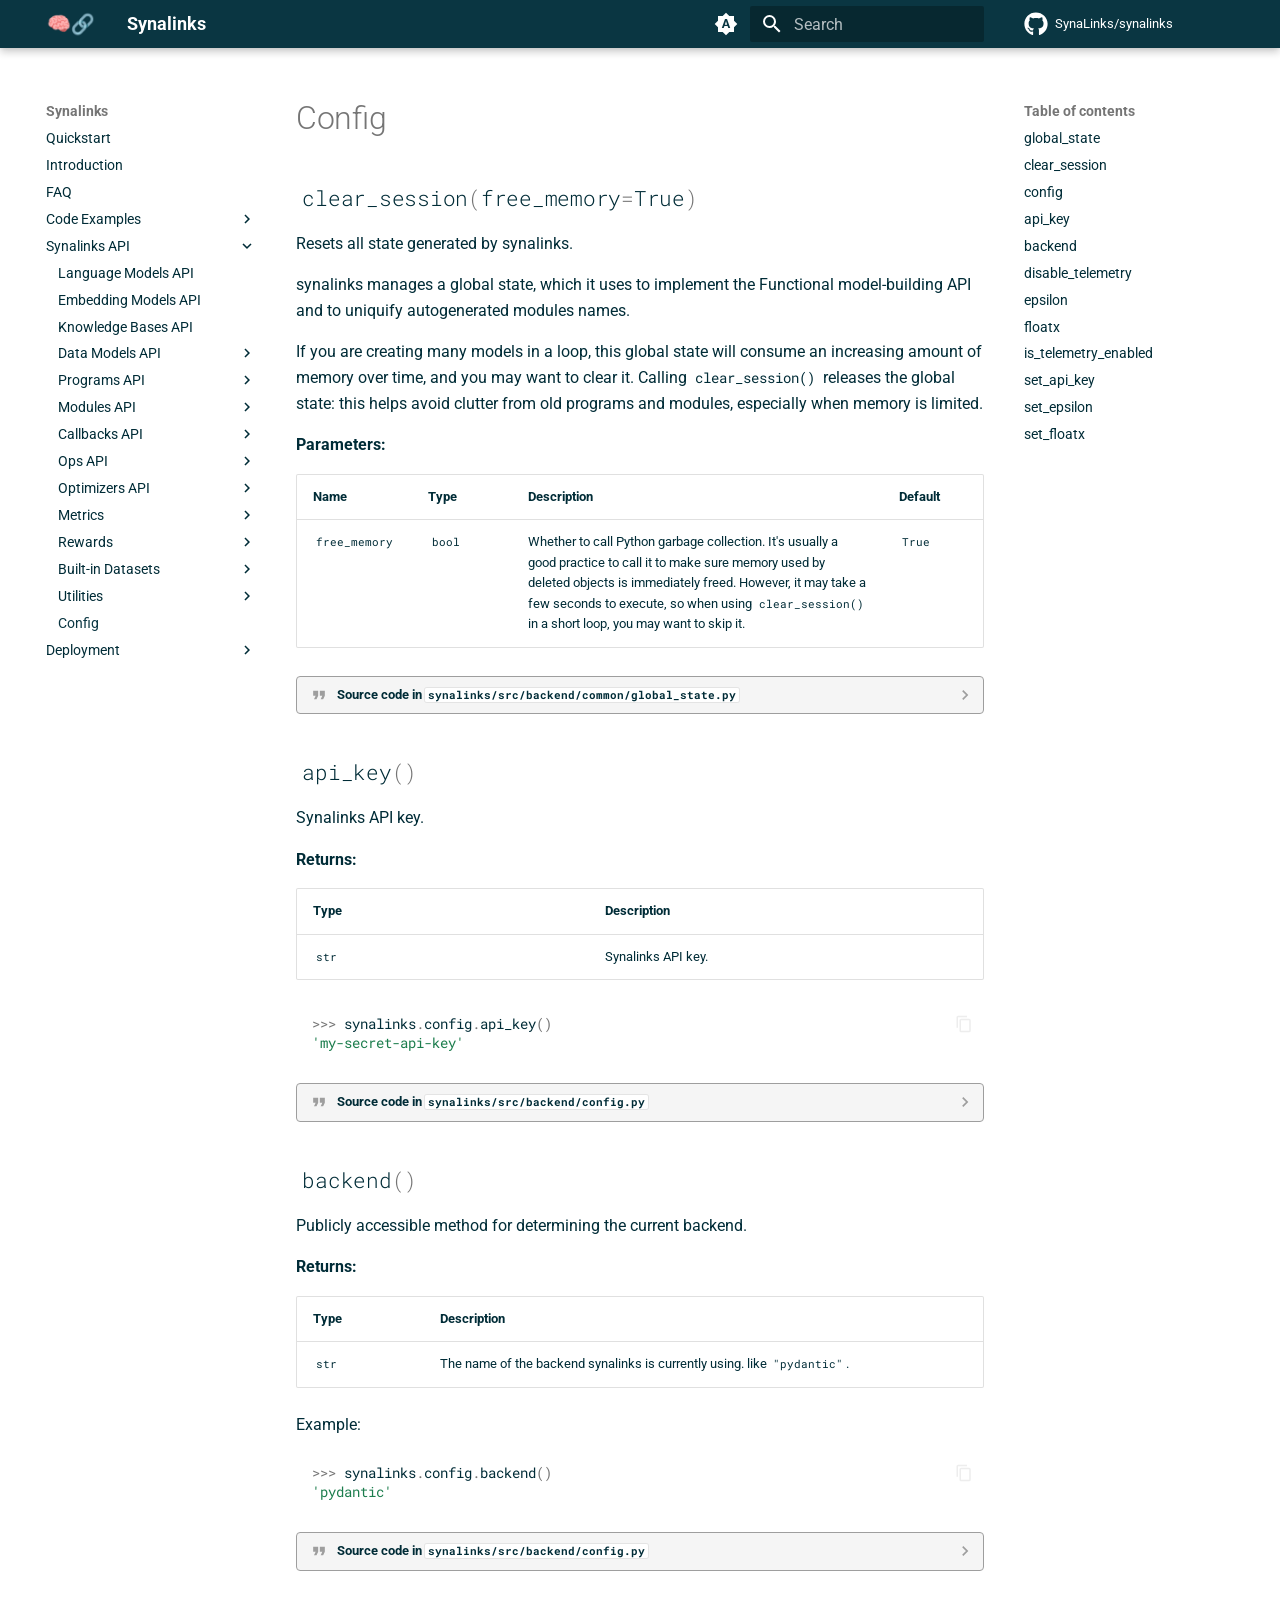
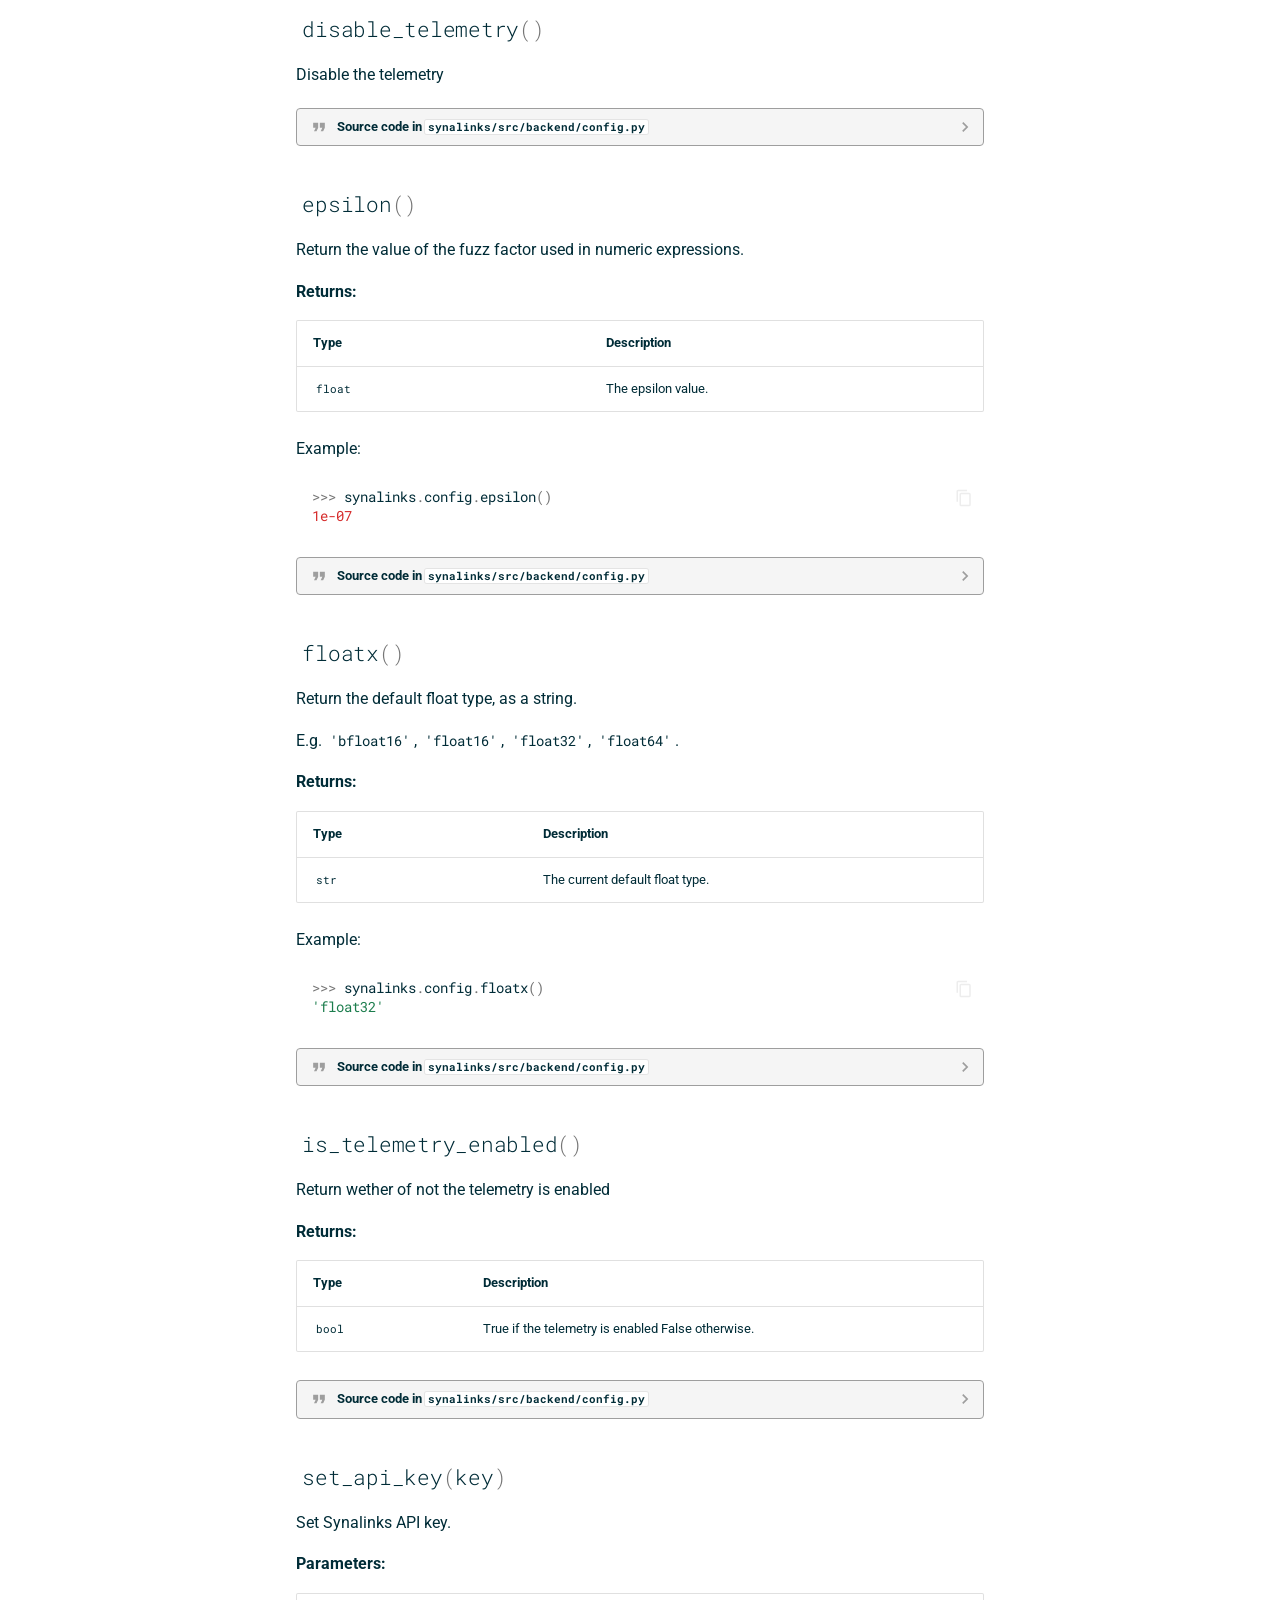
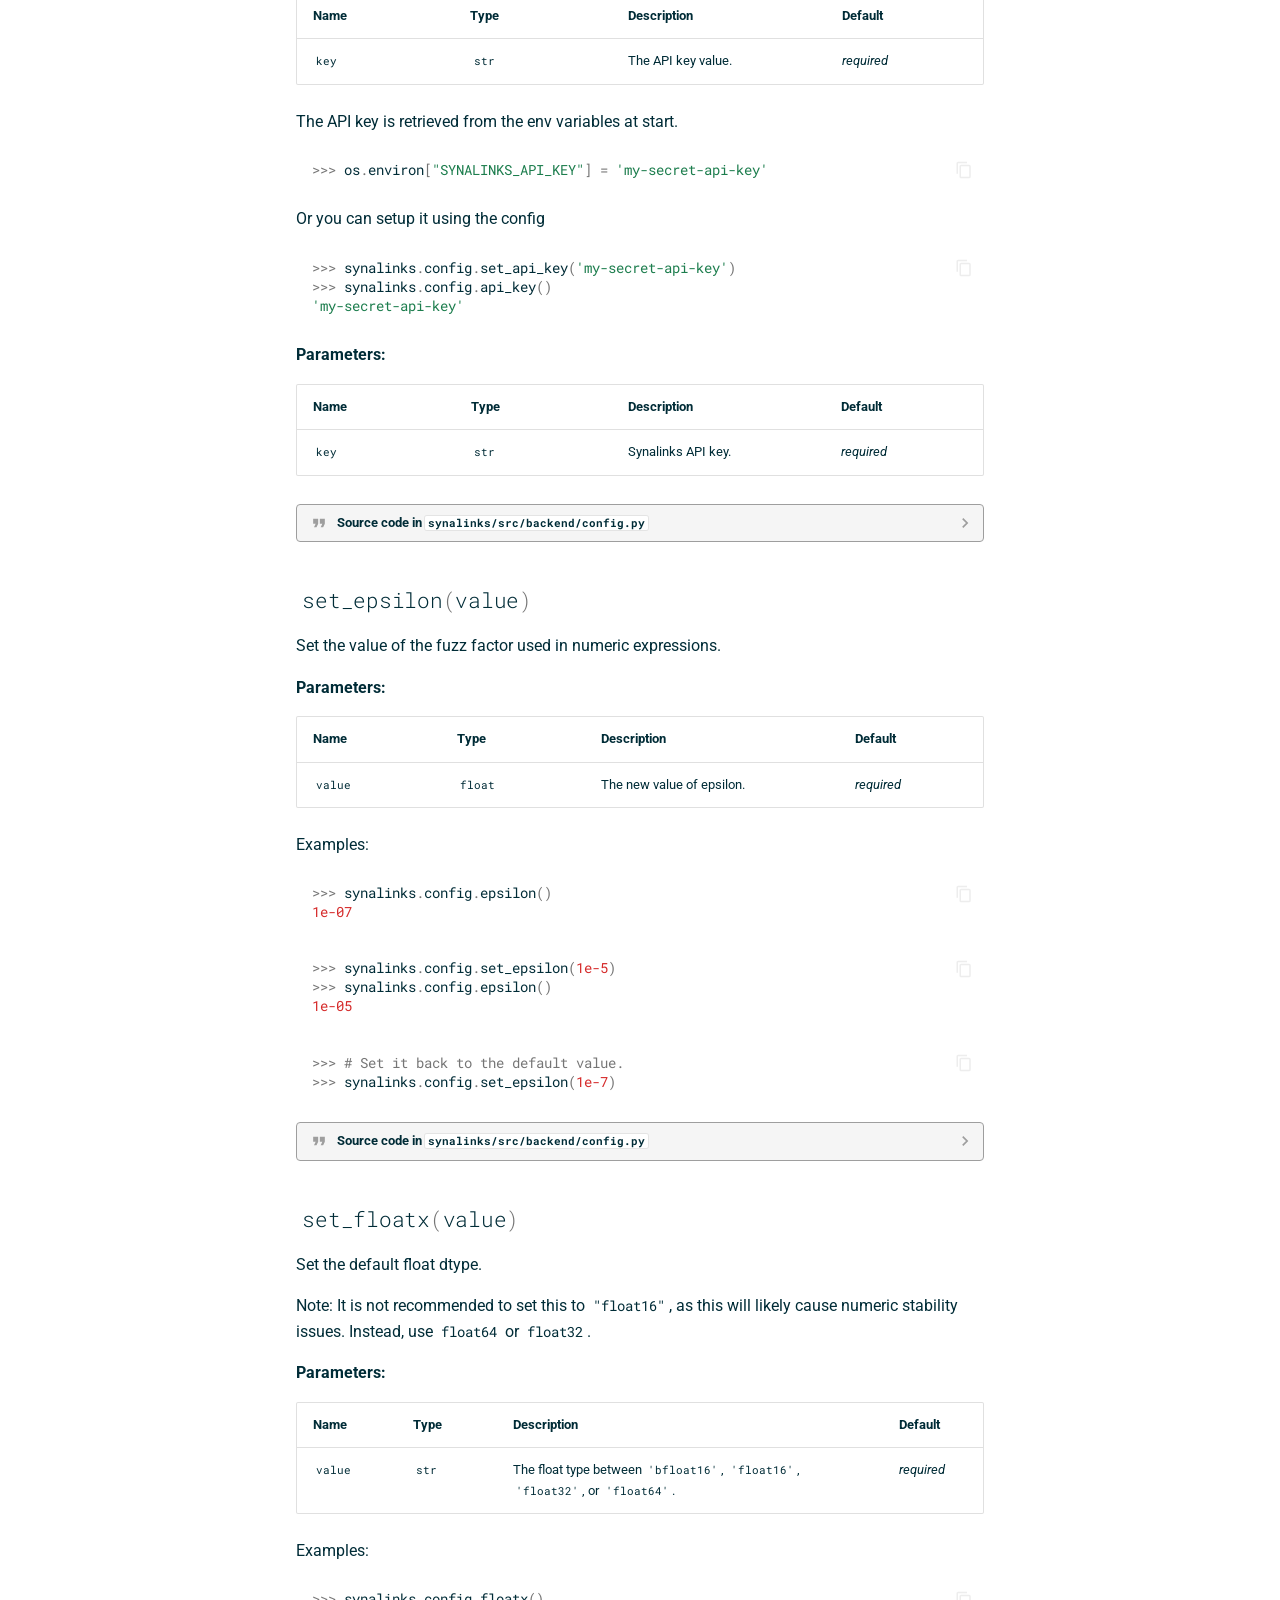
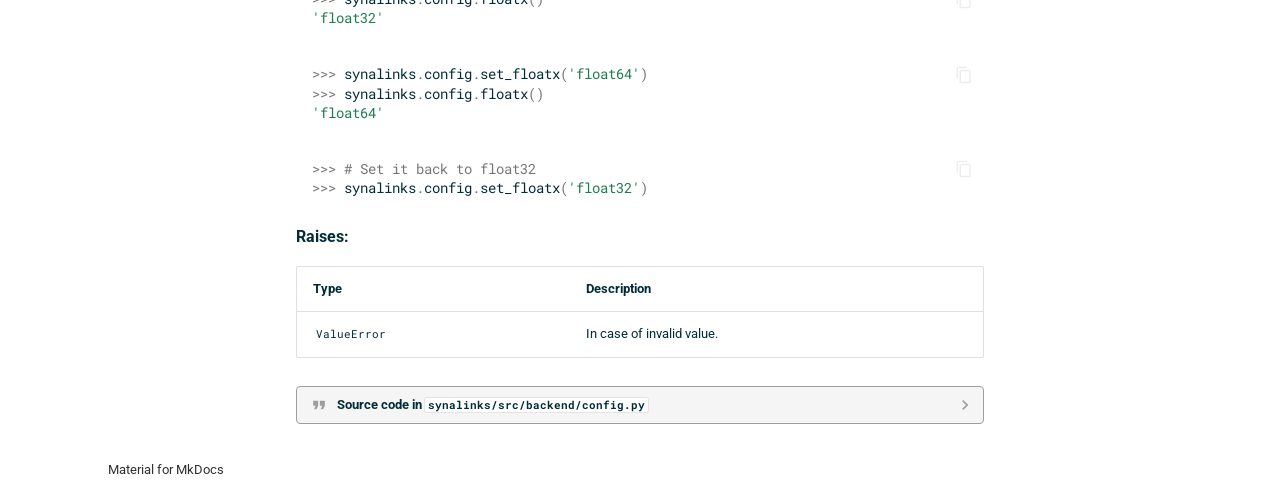
<file: Synalinks API/Config/index.html>
<!doctype html>
<html lang="en" class="no-js">
  <head>
    
      <meta charset="utf-8">
      <meta name="viewport" content="width=device-width,initial-scale=1">
      
      
      
        <link rel="canonical" href="https://synalinks.github.io/synalinks/Synalinks%20API/Config/">
      
      
        <link rel="prev" href="../Utilities/NLP%20utilities/">
      
      
        <link rel="next" href="../../Deployment/Building%20a%20REST%20API/">
      
      
      <link rel="icon" href="../../assets/synalinks_favicon.png">
      <meta name="generator" content="mkdocs-1.6.1, mkdocs-material-9.6.14">
    
    
      
        <title>Config - Synalinks</title>
      
    
    
      <link rel="stylesheet" href="../../assets/stylesheets/main.342714a4.min.css">
      
        
        <link rel="stylesheet" href="../../assets/stylesheets/palette.06af60db.min.css">
      
      


    
    
      
    
    
      
        
        
        <link rel="preconnect" href="https://fonts.gstatic.com" crossorigin>
        <link rel="stylesheet" href="https://fonts.googleapis.com/css?family=Roboto:300,300i,400,400i,700,700i%7CRoboto+Mono:400,400i,700,700i&display=fallback">
        <style>:root{--md-text-font:"Roboto";--md-code-font:"Roboto Mono"}</style>
      
    
    
      <link rel="stylesheet" href="../../assets/_mkdocstrings.css">
    
      <link rel="stylesheet" href="../../stylesheets/extra.css">
    
    <script>__md_scope=new URL("../..",location),__md_hash=e=>[...e].reduce(((e,_)=>(e<<5)-e+_.charCodeAt(0)),0),__md_get=(e,_=localStorage,t=__md_scope)=>JSON.parse(_.getItem(t.pathname+"."+e)),__md_set=(e,_,t=localStorage,a=__md_scope)=>{try{t.setItem(a.pathname+"."+e,JSON.stringify(_))}catch(e){}}</script>
    
      

    
    
    
   <link href="../../assets/stylesheets/glightbox.min.css" rel="stylesheet"/><style>
    html.glightbox-open { overflow: initial; height: 100%; }
    .gslide-title { margin-top: 0px; user-select: text; }
    .gslide-desc { color: #666; user-select: text; }
    .gslide-image img { background: white; }
    .gscrollbar-fixer { padding-right: 15px; }
    .gdesc-inner { font-size: 0.75rem; }
    body[data-md-color-scheme="slate"] .gdesc-inner { background: var(--md-default-bg-color);}
    body[data-md-color-scheme="slate"] .gslide-title { color: var(--md-default-fg-color);}
    body[data-md-color-scheme="slate"] .gslide-desc { color: var(--md-default-fg-color);}</style> <script src="../../assets/javascripts/glightbox.min.js"></script></head>
  
  
    
    
      
    
    
    
    
    <body dir="ltr" data-md-color-scheme="default" data-md-color-primary="indigo" data-md-color-accent="indigo">
  
    
    <input class="md-toggle" data-md-toggle="drawer" type="checkbox" id="__drawer" autocomplete="off">
    <input class="md-toggle" data-md-toggle="search" type="checkbox" id="__search" autocomplete="off">
    <label class="md-overlay" for="__drawer"></label>
    <div data-md-component="skip">
      
        
        <a href="#synalinks.src.backend.common.global_state" class="md-skip">
          Skip to content
        </a>
      
    </div>
    <div data-md-component="announce">
      
    </div>
    
    
      

  

<header class="md-header md-header--shadow" data-md-component="header">
  <nav class="md-header__inner md-grid" aria-label="Header">
    <a href="../.." title="Synalinks" class="md-header__button md-logo" aria-label="Synalinks" data-md-component="logo">
      
  <img src="../../assets/synalinks_logo.png" alt="logo">

    </a>
    <label class="md-header__button md-icon" for="__drawer">
      
      <svg xmlns="http://www.w3.org/2000/svg" viewBox="0 0 24 24"><path d="M3 6h18v2H3zm0 5h18v2H3zm0 5h18v2H3z"/></svg>
    </label>
    <div class="md-header__title" data-md-component="header-title">
      <div class="md-header__ellipsis">
        <div class="md-header__topic">
          <span class="md-ellipsis">
            Synalinks
          </span>
        </div>
        <div class="md-header__topic" data-md-component="header-topic">
          <span class="md-ellipsis">
            
              Config
            
          </span>
        </div>
      </div>
    </div>
    
      
        <form class="md-header__option" data-md-component="palette">
  
    
    
    
    <input class="md-option" data-md-color-media="(prefers-color-scheme)" data-md-color-scheme="default" data-md-color-primary="indigo" data-md-color-accent="indigo"  aria-label="Switch to light mode"  type="radio" name="__palette" id="__palette_0">
    
      <label class="md-header__button md-icon" title="Switch to light mode" for="__palette_1" hidden>
        <svg xmlns="http://www.w3.org/2000/svg" viewBox="0 0 24 24"><path d="m14.3 16-.7-2h-3.2l-.7 2H7.8L11 7h2l3.2 9zM20 8.69V4h-4.69L12 .69 8.69 4H4v4.69L.69 12 4 15.31V20h4.69L12 23.31 15.31 20H20v-4.69L23.31 12zm-9.15 3.96h2.3L12 9z"/></svg>
      </label>
    
  
    
    
    
    <input class="md-option" data-md-color-media="(prefers-color-scheme: light)" data-md-color-scheme="default" data-md-color-primary="indigo" data-md-color-accent="indigo"  aria-label="Switch to dark mode"  type="radio" name="__palette" id="__palette_1">
    
      <label class="md-header__button md-icon" title="Switch to dark mode" for="__palette_2" hidden>
        <svg xmlns="http://www.w3.org/2000/svg" viewBox="0 0 24 24"><path d="M12 8a4 4 0 0 0-4 4 4 4 0 0 0 4 4 4 4 0 0 0 4-4 4 4 0 0 0-4-4m0 10a6 6 0 0 1-6-6 6 6 0 0 1 6-6 6 6 0 0 1 6 6 6 6 0 0 1-6 6m8-9.31V4h-4.69L12 .69 8.69 4H4v4.69L.69 12 4 15.31V20h4.69L12 23.31 15.31 20H20v-4.69L23.31 12z"/></svg>
      </label>
    
  
    
    
    
    <input class="md-option" data-md-color-media="(prefers-color-scheme: dark)" data-md-color-scheme="slate" data-md-color-primary="indigo" data-md-color-accent="indigo"  aria-label="Switch to system preference"  type="radio" name="__palette" id="__palette_2">
    
      <label class="md-header__button md-icon" title="Switch to system preference" for="__palette_0" hidden>
        <svg xmlns="http://www.w3.org/2000/svg" viewBox="0 0 24 24"><path d="M12 18c-.89 0-1.74-.2-2.5-.55C11.56 16.5 13 14.42 13 12s-1.44-4.5-3.5-5.45C10.26 6.2 11.11 6 12 6a6 6 0 0 1 6 6 6 6 0 0 1-6 6m8-9.31V4h-4.69L12 .69 8.69 4H4v4.69L.69 12 4 15.31V20h4.69L12 23.31 15.31 20H20v-4.69L23.31 12z"/></svg>
      </label>
    
  
</form>
      
    
    
      <script>var palette=__md_get("__palette");if(palette&&palette.color){if("(prefers-color-scheme)"===palette.color.media){var media=matchMedia("(prefers-color-scheme: light)"),input=document.querySelector(media.matches?"[data-md-color-media='(prefers-color-scheme: light)']":"[data-md-color-media='(prefers-color-scheme: dark)']");palette.color.media=input.getAttribute("data-md-color-media"),palette.color.scheme=input.getAttribute("data-md-color-scheme"),palette.color.primary=input.getAttribute("data-md-color-primary"),palette.color.accent=input.getAttribute("data-md-color-accent")}for(var[key,value]of Object.entries(palette.color))document.body.setAttribute("data-md-color-"+key,value)}</script>
    
    
    
      
      
        <label class="md-header__button md-icon" for="__search">
          
          <svg xmlns="http://www.w3.org/2000/svg" viewBox="0 0 24 24"><path d="M9.5 3A6.5 6.5 0 0 1 16 9.5c0 1.61-.59 3.09-1.56 4.23l.27.27h.79l5 5-1.5 1.5-5-5v-.79l-.27-.27A6.52 6.52 0 0 1 9.5 16 6.5 6.5 0 0 1 3 9.5 6.5 6.5 0 0 1 9.5 3m0 2C7 5 5 7 5 9.5S7 14 9.5 14 14 12 14 9.5 12 5 9.5 5"/></svg>
        </label>
        <div class="md-search" data-md-component="search" role="dialog">
  <label class="md-search__overlay" for="__search"></label>
  <div class="md-search__inner" role="search">
    <form class="md-search__form" name="search">
      <input type="text" class="md-search__input" name="query" aria-label="Search" placeholder="Search" autocapitalize="off" autocorrect="off" autocomplete="off" spellcheck="false" data-md-component="search-query" required>
      <label class="md-search__icon md-icon" for="__search">
        
        <svg xmlns="http://www.w3.org/2000/svg" viewBox="0 0 24 24"><path d="M9.5 3A6.5 6.5 0 0 1 16 9.5c0 1.61-.59 3.09-1.56 4.23l.27.27h.79l5 5-1.5 1.5-5-5v-.79l-.27-.27A6.52 6.52 0 0 1 9.5 16 6.5 6.5 0 0 1 3 9.5 6.5 6.5 0 0 1 9.5 3m0 2C7 5 5 7 5 9.5S7 14 9.5 14 14 12 14 9.5 12 5 9.5 5"/></svg>
        
        <svg xmlns="http://www.w3.org/2000/svg" viewBox="0 0 24 24"><path d="M20 11v2H8l5.5 5.5-1.42 1.42L4.16 12l7.92-7.92L13.5 5.5 8 11z"/></svg>
      </label>
      <nav class="md-search__options" aria-label="Search">
        
        <button type="reset" class="md-search__icon md-icon" title="Clear" aria-label="Clear" tabindex="-1">
          
          <svg xmlns="http://www.w3.org/2000/svg" viewBox="0 0 24 24"><path d="M19 6.41 17.59 5 12 10.59 6.41 5 5 6.41 10.59 12 5 17.59 6.41 19 12 13.41 17.59 19 19 17.59 13.41 12z"/></svg>
        </button>
      </nav>
      
    </form>
    <div class="md-search__output">
      <div class="md-search__scrollwrap" tabindex="0" data-md-scrollfix>
        <div class="md-search-result" data-md-component="search-result">
          <div class="md-search-result__meta">
            Initializing search
          </div>
          <ol class="md-search-result__list" role="presentation"></ol>
        </div>
      </div>
    </div>
  </div>
</div>
      
    
    
      <div class="md-header__source">
        <a href="https://github.com/SynaLinks/synalinks" title="Go to repository" class="md-source" data-md-component="source">
  <div class="md-source__icon md-icon">
    
    <svg xmlns="http://www.w3.org/2000/svg" viewBox="0 0 496 512"><!--! Font Awesome Free 6.7.2 by @fontawesome - https://fontawesome.com License - https://fontawesome.com/license/free (Icons: CC BY 4.0, Fonts: SIL OFL 1.1, Code: MIT License) Copyright 2024 Fonticons, Inc.--><path d="M165.9 397.4c0 2-2.3 3.6-5.2 3.6-3.3.3-5.6-1.3-5.6-3.6 0-2 2.3-3.6 5.2-3.6 3-.3 5.6 1.3 5.6 3.6m-31.1-4.5c-.7 2 1.3 4.3 4.3 4.9 2.6 1 5.6 0 6.2-2s-1.3-4.3-4.3-5.2c-2.6-.7-5.5.3-6.2 2.3m44.2-1.7c-2.9.7-4.9 2.6-4.6 4.9.3 2 2.9 3.3 5.9 2.6 2.9-.7 4.9-2.6 4.6-4.6-.3-1.9-3-3.2-5.9-2.9M244.8 8C106.1 8 0 113.3 0 252c0 110.9 69.8 205.8 169.5 239.2 12.8 2.3 17.3-5.6 17.3-12.1 0-6.2-.3-40.4-.3-61.4 0 0-70 15-84.7-29.8 0 0-11.4-29.1-27.8-36.6 0 0-22.9-15.7 1.6-15.4 0 0 24.9 2 38.6 25.8 21.9 38.6 58.6 27.5 72.9 20.9 2.3-16 8.8-27.1 16-33.7-55.9-6.2-112.3-14.3-112.3-110.5 0-27.5 7.6-41.3 23.6-58.9-2.6-6.5-11.1-33.3 2.6-67.9 20.9-6.5 69 27 69 27 20-5.6 41.5-8.5 62.8-8.5s42.8 2.9 62.8 8.5c0 0 48.1-33.6 69-27 13.7 34.7 5.2 61.4 2.6 67.9 16 17.7 25.8 31.5 25.8 58.9 0 96.5-58.9 104.2-114.8 110.5 9.2 7.9 17 22.9 17 46.4 0 33.7-.3 75.4-.3 83.6 0 6.5 4.6 14.4 17.3 12.1C428.2 457.8 496 362.9 496 252 496 113.3 383.5 8 244.8 8M97.2 352.9c-1.3 1-1 3.3.7 5.2 1.6 1.6 3.9 2.3 5.2 1 1.3-1 1-3.3-.7-5.2-1.6-1.6-3.9-2.3-5.2-1m-10.8-8.1c-.7 1.3.3 2.9 2.3 3.9 1.6 1 3.6.7 4.3-.7.7-1.3-.3-2.9-2.3-3.9-2-.6-3.6-.3-4.3.7m32.4 35.6c-1.6 1.3-1 4.3 1.3 6.2 2.3 2.3 5.2 2.6 6.5 1 1.3-1.3.7-4.3-1.3-6.2-2.2-2.3-5.2-2.6-6.5-1m-11.4-14.7c-1.6 1-1.6 3.6 0 5.9s4.3 3.3 5.6 2.3c1.6-1.3 1.6-3.9 0-6.2-1.4-2.3-4-3.3-5.6-2"/></svg>
  </div>
  <div class="md-source__repository">
    SynaLinks/synalinks
  </div>
</a>
      </div>
    
  </nav>
  
</header>
    
    <div class="md-container" data-md-component="container">
      
      
        
          
        
      
      <main class="md-main" data-md-component="main">
        <div class="md-main__inner md-grid">
          
            
              
              <div class="md-sidebar md-sidebar--primary" data-md-component="sidebar" data-md-type="navigation" >
                <div class="md-sidebar__scrollwrap">
                  <div class="md-sidebar__inner">
                    



<nav class="md-nav md-nav--primary" aria-label="Navigation" data-md-level="0">
  <label class="md-nav__title" for="__drawer">
    <a href="../.." title="Synalinks" class="md-nav__button md-logo" aria-label="Synalinks" data-md-component="logo">
      
  <img src="../../assets/synalinks_logo.png" alt="logo">

    </a>
    Synalinks
  </label>
  
    <div class="md-nav__source">
      <a href="https://github.com/SynaLinks/synalinks" title="Go to repository" class="md-source" data-md-component="source">
  <div class="md-source__icon md-icon">
    
    <svg xmlns="http://www.w3.org/2000/svg" viewBox="0 0 496 512"><!--! Font Awesome Free 6.7.2 by @fontawesome - https://fontawesome.com License - https://fontawesome.com/license/free (Icons: CC BY 4.0, Fonts: SIL OFL 1.1, Code: MIT License) Copyright 2024 Fonticons, Inc.--><path d="M165.9 397.4c0 2-2.3 3.6-5.2 3.6-3.3.3-5.6-1.3-5.6-3.6 0-2 2.3-3.6 5.2-3.6 3-.3 5.6 1.3 5.6 3.6m-31.1-4.5c-.7 2 1.3 4.3 4.3 4.9 2.6 1 5.6 0 6.2-2s-1.3-4.3-4.3-5.2c-2.6-.7-5.5.3-6.2 2.3m44.2-1.7c-2.9.7-4.9 2.6-4.6 4.9.3 2 2.9 3.3 5.9 2.6 2.9-.7 4.9-2.6 4.6-4.6-.3-1.9-3-3.2-5.9-2.9M244.8 8C106.1 8 0 113.3 0 252c0 110.9 69.8 205.8 169.5 239.2 12.8 2.3 17.3-5.6 17.3-12.1 0-6.2-.3-40.4-.3-61.4 0 0-70 15-84.7-29.8 0 0-11.4-29.1-27.8-36.6 0 0-22.9-15.7 1.6-15.4 0 0 24.9 2 38.6 25.8 21.9 38.6 58.6 27.5 72.9 20.9 2.3-16 8.8-27.1 16-33.7-55.9-6.2-112.3-14.3-112.3-110.5 0-27.5 7.6-41.3 23.6-58.9-2.6-6.5-11.1-33.3 2.6-67.9 20.9-6.5 69 27 69 27 20-5.6 41.5-8.5 62.8-8.5s42.8 2.9 62.8 8.5c0 0 48.1-33.6 69-27 13.7 34.7 5.2 61.4 2.6 67.9 16 17.7 25.8 31.5 25.8 58.9 0 96.5-58.9 104.2-114.8 110.5 9.2 7.9 17 22.9 17 46.4 0 33.7-.3 75.4-.3 83.6 0 6.5 4.6 14.4 17.3 12.1C428.2 457.8 496 362.9 496 252 496 113.3 383.5 8 244.8 8M97.2 352.9c-1.3 1-1 3.3.7 5.2 1.6 1.6 3.9 2.3 5.2 1 1.3-1 1-3.3-.7-5.2-1.6-1.6-3.9-2.3-5.2-1m-10.8-8.1c-.7 1.3.3 2.9 2.3 3.9 1.6 1 3.6.7 4.3-.7.7-1.3-.3-2.9-2.3-3.9-2-.6-3.6-.3-4.3.7m32.4 35.6c-1.6 1.3-1 4.3 1.3 6.2 2.3 2.3 5.2 2.6 6.5 1 1.3-1.3.7-4.3-1.3-6.2-2.2-2.3-5.2-2.6-6.5-1m-11.4-14.7c-1.6 1-1.6 3.6 0 5.9s4.3 3.3 5.6 2.3c1.6-1.3 1.6-3.9 0-6.2-1.4-2.3-4-3.3-5.6-2"/></svg>
  </div>
  <div class="md-source__repository">
    SynaLinks/synalinks
  </div>
</a>
    </div>
  
  <ul class="md-nav__list" data-md-scrollfix>
    
      
      
  
  
  
  
    <li class="md-nav__item">
      <a href="../.." class="md-nav__link">
        
  
  
  <span class="md-ellipsis">
    Quickstart
    
  </span>
  

      </a>
    </li>
  

    
      
      
  
  
  
  
    <li class="md-nav__item">
      <a href="../../Introduction/" class="md-nav__link">
        
  
  
  <span class="md-ellipsis">
    Introduction
    
  </span>
  

      </a>
    </li>
  

    
      
      
  
  
  
  
    <li class="md-nav__item">
      <a href="../../FAQ/" class="md-nav__link">
        
  
  
  <span class="md-ellipsis">
    FAQ
    
  </span>
  

      </a>
    </li>
  

    
      
      
  
  
  
  
    
    
    
    
    
    <li class="md-nav__item md-nav__item--nested">
      
        
        
        <input class="md-nav__toggle md-toggle " type="checkbox" id="__nav_4" >
        
          
          <label class="md-nav__link" for="__nav_4" id="__nav_4_label" tabindex="0">
            
  
  
  <span class="md-ellipsis">
    Code Examples
    
  </span>
  

            <span class="md-nav__icon md-icon"></span>
          </label>
        
        <nav class="md-nav" data-md-level="1" aria-labelledby="__nav_4_label" aria-expanded="false">
          <label class="md-nav__title" for="__nav_4">
            <span class="md-nav__icon md-icon"></span>
            Code Examples
          </label>
          <ul class="md-nav__list" data-md-scrollfix>
            
              
                
  
  
  
  
    
    
    
    
    
    <li class="md-nav__item md-nav__item--nested">
      
        
        
        <input class="md-nav__toggle md-toggle " type="checkbox" id="__nav_4_1" >
        
          
          <label class="md-nav__link" for="__nav_4_1" id="__nav_4_1_label" tabindex="0">
            
  
  
  <span class="md-ellipsis">
    Basics
    
  </span>
  

            <span class="md-nav__icon md-icon"></span>
          </label>
        
        <nav class="md-nav" data-md-level="2" aria-labelledby="__nav_4_1_label" aria-expanded="false">
          <label class="md-nav__title" for="__nav_4_1">
            <span class="md-nav__icon md-icon"></span>
            Basics
          </label>
          <ul class="md-nav__list" data-md-scrollfix>
            
              
                
  
  
  
  
    <li class="md-nav__item">
      <a href="../../Code%20Examples/Basics/First%20Steps/" class="md-nav__link">
        
  
  
  <span class="md-ellipsis">
    First Steps
    
  </span>
  

      </a>
    </li>
  

              
            
              
                
  
  
  
  
    <li class="md-nav__item">
      <a href="../../Code%20Examples/Basics/First%20Programs/" class="md-nav__link">
        
  
  
  <span class="md-ellipsis">
    First Programs
    
  </span>
  

      </a>
    </li>
  

              
            
              
                
  
  
  
  
    <li class="md-nav__item">
      <a href="../../Code%20Examples/Basics/Control%20Flow/" class="md-nav__link">
        
  
  
  <span class="md-ellipsis">
    Control Flow
    
  </span>
  

      </a>
    </li>
  

              
            
              
                
  
  
  
  
    <li class="md-nav__item">
      <a href="../../Code%20Examples/Basics/Conversational%20Applications/" class="md-nav__link">
        
  
  
  <span class="md-ellipsis">
    Conversational Applications
    
  </span>
  

      </a>
    </li>
  

              
            
              
                
  
  
  
  
    <li class="md-nav__item">
      <a href="../../Code%20Examples/Basics/Reward%20Metrics%20And%20Optimizers/" class="md-nav__link">
        
  
  
  <span class="md-ellipsis">
    Rewards, Metrics &amp; Optimizers
    
  </span>
  

      </a>
    </li>
  

              
            
              
                
  
  
  
  
    <li class="md-nav__item">
      <a href="../../Code%20Examples/Basics/Training%20Programs/" class="md-nav__link">
        
  
  
  <span class="md-ellipsis">
    Training Programs
    
  </span>
  

      </a>
    </li>
  

              
            
          </ul>
        </nav>
      
    </li>
  

              
            
              
                
  
  
  
  
    
    
    
    
    
    <li class="md-nav__item md-nav__item--nested">
      
        
        
        <input class="md-nav__toggle md-toggle " type="checkbox" id="__nav_4_2" >
        
          
          <label class="md-nav__link" for="__nav_4_2" id="__nav_4_2_label" tabindex="0">
            
  
  
  <span class="md-ellipsis">
    Advanced
    
  </span>
  

            <span class="md-nav__icon md-icon"></span>
          </label>
        
        <nav class="md-nav" data-md-level="2" aria-labelledby="__nav_4_2_label" aria-expanded="false">
          <label class="md-nav__title" for="__nav_4_2">
            <span class="md-nav__icon md-icon"></span>
            Advanced
          </label>
          <ul class="md-nav__list" data-md-scrollfix>
            
              
                
  
  
  
  
    <li class="md-nav__item">
      <a href="../../Code%20Examples/Advanced/Implementing%20Custom%20Modules%20And%20Programs%20Via%20Subclassing/" class="md-nav__link">
        
  
  
  <span class="md-ellipsis">
    Implementing custom modules &amp; programs via subclassing
    
  </span>
  

      </a>
    </li>
  

              
            
              
                
  
  
  
  
    <li class="md-nav__item">
      <a href="../../Code%20Examples/Advanced/First%20Knowledge%20Graph%20Schema/" class="md-nav__link">
        
  
  
  <span class="md-ellipsis">
    First Knowledge Graph Schema
    
  </span>
  

      </a>
    </li>
  

              
            
              
                
  
  
  
  
    <li class="md-nav__item">
      <a href="../../Code%20Examples/Advanced/Knowledge%20Extraction/" class="md-nav__link">
        
  
  
  <span class="md-ellipsis">
    Knowledge Extraction
    
  </span>
  

      </a>
    </li>
  

              
            
              
                
  
  
  
  
    <li class="md-nav__item">
      <a href="../../Code%20Examples/Advanced/Retrieval%20Augmented%20Generation/" class="md-nav__link">
        
  
  
  <span class="md-ellipsis">
    Retrieval Augmented Generation
    
  </span>
  

      </a>
    </li>
  

              
            
          </ul>
        </nav>
      
    </li>
  

              
            
          </ul>
        </nav>
      
    </li>
  

    
      
      
  
  
    
  
  
  
    
    
    
    
    
    <li class="md-nav__item md-nav__item--active md-nav__item--nested">
      
        
        
        <input class="md-nav__toggle md-toggle " type="checkbox" id="__nav_5" checked>
        
          
          <label class="md-nav__link" for="__nav_5" id="__nav_5_label" tabindex="0">
            
  
  
  <span class="md-ellipsis">
    Synalinks API
    
  </span>
  

            <span class="md-nav__icon md-icon"></span>
          </label>
        
        <nav class="md-nav" data-md-level="1" aria-labelledby="__nav_5_label" aria-expanded="true">
          <label class="md-nav__title" for="__nav_5">
            <span class="md-nav__icon md-icon"></span>
            Synalinks API
          </label>
          <ul class="md-nav__list" data-md-scrollfix>
            
              
                
  
  
  
  
    <li class="md-nav__item">
      <a href="../Language%20Models%20API/" class="md-nav__link">
        
  
  
  <span class="md-ellipsis">
    Language Models API
    
  </span>
  

      </a>
    </li>
  

              
            
              
                
  
  
  
  
    <li class="md-nav__item">
      <a href="../Embedding%20Models%20API/" class="md-nav__link">
        
  
  
  <span class="md-ellipsis">
    Embedding Models API
    
  </span>
  

      </a>
    </li>
  

              
            
              
                
  
  
  
  
    <li class="md-nav__item">
      <a href="../Knowledge%20Bases%20API/" class="md-nav__link">
        
  
  
  <span class="md-ellipsis">
    Knowledge Bases API
    
  </span>
  

      </a>
    </li>
  

              
            
              
                
  
  
  
  
    
    
    
    
    
    <li class="md-nav__item md-nav__item--nested">
      
        
        
        <input class="md-nav__toggle md-toggle " type="checkbox" id="__nav_5_4" >
        
          
          <label class="md-nav__link" for="__nav_5_4" id="__nav_5_4_label" tabindex="0">
            
  
  
  <span class="md-ellipsis">
    Data Models API
    
  </span>
  

            <span class="md-nav__icon md-icon"></span>
          </label>
        
        <nav class="md-nav" data-md-level="2" aria-labelledby="__nav_5_4_label" aria-expanded="false">
          <label class="md-nav__title" for="__nav_5_4">
            <span class="md-nav__icon md-icon"></span>
            Data Models API
          </label>
          <ul class="md-nav__list" data-md-scrollfix>
            
              
                
  
  
  
  
    <li class="md-nav__item">
      <a href="../Data%20Models%20API/" class="md-nav__link">
        
  
  
  <span class="md-ellipsis">
    Data Models API
    
  </span>
  

      </a>
    </li>
  

              
            
              
                
  
  
  
  
    <li class="md-nav__item">
      <a href="../Data%20Models%20API/The%20DataModel%20class/" class="md-nav__link">
        
  
  
  <span class="md-ellipsis">
    The DataModel class
    
  </span>
  

      </a>
    </li>
  

              
            
              
                
  
  
  
  
    <li class="md-nav__item">
      <a href="../Data%20Models%20API/The%20JsonDataModel%20class/" class="md-nav__link">
        
  
  
  <span class="md-ellipsis">
    The JsonDataModel class
    
  </span>
  

      </a>
    </li>
  

              
            
              
                
  
  
  
  
    <li class="md-nav__item">
      <a href="../Data%20Models%20API/The%20SymbolicDataModel%20class/" class="md-nav__link">
        
  
  
  <span class="md-ellipsis">
    The SymbolicDataModel class
    
  </span>
  

      </a>
    </li>
  

              
            
              
                
  
  
  
  
    <li class="md-nav__item">
      <a href="../Data%20Models%20API/The%20Variable%20class/" class="md-nav__link">
        
  
  
  <span class="md-ellipsis">
    The Variable class
    
  </span>
  

      </a>
    </li>
  

              
            
              
                
  
  
  
  
    <li class="md-nav__item">
      <a href="../Data%20Models%20API/The%20Base%20DataModels/" class="md-nav__link">
        
  
  
  <span class="md-ellipsis">
    The Base DataModels
    
  </span>
  

      </a>
    </li>
  

              
            
          </ul>
        </nav>
      
    </li>
  

              
            
              
                
  
  
  
  
    
    
    
    
    
    <li class="md-nav__item md-nav__item--nested">
      
        
        
        <input class="md-nav__toggle md-toggle " type="checkbox" id="__nav_5_5" >
        
          
          <label class="md-nav__link" for="__nav_5_5" id="__nav_5_5_label" tabindex="0">
            
  
  
  <span class="md-ellipsis">
    Programs API
    
  </span>
  

            <span class="md-nav__icon md-icon"></span>
          </label>
        
        <nav class="md-nav" data-md-level="2" aria-labelledby="__nav_5_5_label" aria-expanded="false">
          <label class="md-nav__title" for="__nav_5_5">
            <span class="md-nav__icon md-icon"></span>
            Programs API
          </label>
          <ul class="md-nav__list" data-md-scrollfix>
            
              
                
  
  
  
  
    <li class="md-nav__item">
      <a href="../Programs%20API/" class="md-nav__link">
        
  
  
  <span class="md-ellipsis">
    Programs API
    
  </span>
  

      </a>
    </li>
  

              
            
              
                
  
  
  
  
    <li class="md-nav__item">
      <a href="../Programs%20API/The%20Program%20class/" class="md-nav__link">
        
  
  
  <span class="md-ellipsis">
    The Program class
    
  </span>
  

      </a>
    </li>
  

              
            
              
                
  
  
  
  
    <li class="md-nav__item">
      <a href="../Programs%20API/The%20Sequential%20class/" class="md-nav__link">
        
  
  
  <span class="md-ellipsis">
    The Sequential class
    
  </span>
  

      </a>
    </li>
  

              
            
              
                
  
  
  
  
    <li class="md-nav__item">
      <a href="../Programs%20API/Program%20training%20API/" class="md-nav__link">
        
  
  
  <span class="md-ellipsis">
    Program training API
    
  </span>
  

      </a>
    </li>
  

              
            
              
                
  
  
  
  
    
    
    
    
    
    <li class="md-nav__item md-nav__item--nested">
      
        
        
        <input class="md-nav__toggle md-toggle " type="checkbox" id="__nav_5_5_5" >
        
          
          <label class="md-nav__link" for="__nav_5_5_5" id="__nav_5_5_5_label" tabindex="0">
            
  
  
  <span class="md-ellipsis">
    Program Saving API
    
  </span>
  

            <span class="md-nav__icon md-icon"></span>
          </label>
        
        <nav class="md-nav" data-md-level="3" aria-labelledby="__nav_5_5_5_label" aria-expanded="false">
          <label class="md-nav__title" for="__nav_5_5_5">
            <span class="md-nav__icon md-icon"></span>
            Program Saving API
          </label>
          <ul class="md-nav__list" data-md-scrollfix>
            
              
                
  
  
  
  
    <li class="md-nav__item">
      <a href="../Programs%20API/Program%20Saving%20API/Program%20saving%20and%20loading/" class="md-nav__link">
        
  
  
  <span class="md-ellipsis">
    Program saving and loading
    
  </span>
  

      </a>
    </li>
  

              
            
              
                
  
  
  
  
    <li class="md-nav__item">
      <a href="../Programs%20API/Program%20Saving%20API/Variable%20saving%20and%20loading/" class="md-nav__link">
        
  
  
  <span class="md-ellipsis">
    Variable saving and loading
    
  </span>
  

      </a>
    </li>
  

              
            
          </ul>
        </nav>
      
    </li>
  

              
            
          </ul>
        </nav>
      
    </li>
  

              
            
              
                
  
  
  
  
    
    
    
    
    
    <li class="md-nav__item md-nav__item--nested">
      
        
        
        <input class="md-nav__toggle md-toggle " type="checkbox" id="__nav_5_6" >
        
          
          <label class="md-nav__link" for="__nav_5_6" id="__nav_5_6_label" tabindex="0">
            
  
  
  <span class="md-ellipsis">
    Modules API
    
  </span>
  

            <span class="md-nav__icon md-icon"></span>
          </label>
        
        <nav class="md-nav" data-md-level="2" aria-labelledby="__nav_5_6_label" aria-expanded="false">
          <label class="md-nav__title" for="__nav_5_6">
            <span class="md-nav__icon md-icon"></span>
            Modules API
          </label>
          <ul class="md-nav__list" data-md-scrollfix>
            
              
                
  
  
  
  
    <li class="md-nav__item">
      <a href="../Modules%20API/" class="md-nav__link">
        
  
  
  <span class="md-ellipsis">
    Modules API
    
  </span>
  

      </a>
    </li>
  

              
            
              
                
  
  
  
  
    <li class="md-nav__item">
      <a href="../Modules%20API/Base%20Module%20class/" class="md-nav__link">
        
  
  
  <span class="md-ellipsis">
    Base Module class
    
  </span>
  

      </a>
    </li>
  

              
            
              
                
  
  
  
  
    
    
    
    
    
    <li class="md-nav__item md-nav__item--nested">
      
        
        
        <input class="md-nav__toggle md-toggle " type="checkbox" id="__nav_5_6_3" >
        
          
          <label class="md-nav__link" for="__nav_5_6_3" id="__nav_5_6_3_label" tabindex="0">
            
  
  
  <span class="md-ellipsis">
    Core Modules
    
  </span>
  

            <span class="md-nav__icon md-icon"></span>
          </label>
        
        <nav class="md-nav" data-md-level="3" aria-labelledby="__nav_5_6_3_label" aria-expanded="false">
          <label class="md-nav__title" for="__nav_5_6_3">
            <span class="md-nav__icon md-icon"></span>
            Core Modules
          </label>
          <ul class="md-nav__list" data-md-scrollfix>
            
              
                
  
  
  
  
    <li class="md-nav__item">
      <a href="../Modules%20API/Core%20Modules/" class="md-nav__link">
        
  
  
  <span class="md-ellipsis">
    Core Modules
    
  </span>
  

      </a>
    </li>
  

              
            
              
                
  
  
  
  
    <li class="md-nav__item">
      <a href="../Modules%20API/Core%20Modules/Input%20module/" class="md-nav__link">
        
  
  
  <span class="md-ellipsis">
    Input module
    
  </span>
  

      </a>
    </li>
  

              
            
              
                
  
  
  
  
    <li class="md-nav__item">
      <a href="../Modules%20API/Core%20Modules/Identity%20module/" class="md-nav__link">
        
  
  
  <span class="md-ellipsis">
    Identity module
    
  </span>
  

      </a>
    </li>
  

              
            
              
                
  
  
  
  
    <li class="md-nav__item">
      <a href="../Modules%20API/Core%20Modules/Not%20module/" class="md-nav__link">
        
  
  
  <span class="md-ellipsis">
    Not module
    
  </span>
  

      </a>
    </li>
  

              
            
              
                
  
  
  
  
    <li class="md-nav__item">
      <a href="../Modules%20API/Core%20Modules/Generator%20module/" class="md-nav__link">
        
  
  
  <span class="md-ellipsis">
    Generator module
    
  </span>
  

      </a>
    </li>
  

              
            
              
                
  
  
  
  
    <li class="md-nav__item">
      <a href="../Modules%20API/Core%20Modules/Decision%20module/" class="md-nav__link">
        
  
  
  <span class="md-ellipsis">
    Decision module
    
  </span>
  

      </a>
    </li>
  

              
            
              
                
  
  
  
  
    <li class="md-nav__item">
      <a href="../Modules%20API/Core%20Modules/Action%20module/" class="md-nav__link">
        
  
  
  <span class="md-ellipsis">
    Action module
    
  </span>
  

      </a>
    </li>
  

              
            
              
                
  
  
  
  
    <li class="md-nav__item">
      <a href="../Modules%20API/Core%20Modules/Branch%20module/" class="md-nav__link">
        
  
  
  <span class="md-ellipsis">
    Branch module
    
  </span>
  

      </a>
    </li>
  

              
            
          </ul>
        </nav>
      
    </li>
  

              
            
              
                
  
  
  
  
    
    
    
    
    
    <li class="md-nav__item md-nav__item--nested">
      
        
        
        <input class="md-nav__toggle md-toggle " type="checkbox" id="__nav_5_6_4" >
        
          
          <label class="md-nav__link" for="__nav_5_6_4" id="__nav_5_6_4_label" tabindex="0">
            
  
  
  <span class="md-ellipsis">
    Knowledge Modules
    
  </span>
  

            <span class="md-nav__icon md-icon"></span>
          </label>
        
        <nav class="md-nav" data-md-level="3" aria-labelledby="__nav_5_6_4_label" aria-expanded="false">
          <label class="md-nav__title" for="__nav_5_6_4">
            <span class="md-nav__icon md-icon"></span>
            Knowledge Modules
          </label>
          <ul class="md-nav__list" data-md-scrollfix>
            
              
                
  
  
  
  
    <li class="md-nav__item">
      <a href="../Modules%20API/Knowledge%20Modules/" class="md-nav__link">
        
  
  
  <span class="md-ellipsis">
    Knowledge Modules
    
  </span>
  

      </a>
    </li>
  

              
            
              
                
  
  
  
  
    <li class="md-nav__item">
      <a href="../Modules%20API/Knowledge%20Modules/Embedding%20module/" class="md-nav__link">
        
  
  
  <span class="md-ellipsis">
    Embedding module
    
  </span>
  

      </a>
    </li>
  

              
            
              
                
  
  
  
  
    <li class="md-nav__item">
      <a href="../Modules%20API/Knowledge%20Modules/UpdateKnowledge%20module/" class="md-nav__link">
        
  
  
  <span class="md-ellipsis">
    UpdateKnowledge module
    
  </span>
  

      </a>
    </li>
  

              
            
              
                
  
  
  
  
    <li class="md-nav__item">
      <a href="../Modules%20API/Knowledge%20Modules/EntityRetriever%20module/" class="md-nav__link">
        
  
  
  <span class="md-ellipsis">
    EntityRetriever module
    
  </span>
  

      </a>
    </li>
  

              
            
              
                
  
  
  
  
    <li class="md-nav__item">
      <a href="../Modules%20API/Knowledge%20Modules/KnowledgeRetriever%20module/" class="md-nav__link">
        
  
  
  <span class="md-ellipsis">
    KnowledgeRetriever module
    
  </span>
  

      </a>
    </li>
  

              
            
          </ul>
        </nav>
      
    </li>
  

              
            
              
                
  
  
  
  
    
    
    
    
    
    <li class="md-nav__item md-nav__item--nested">
      
        
        
        <input class="md-nav__toggle md-toggle " type="checkbox" id="__nav_5_6_5" >
        
          
          <label class="md-nav__link" for="__nav_5_6_5" id="__nav_5_6_5_label" tabindex="0">
            
  
  
  <span class="md-ellipsis">
    Merging Modules
    
  </span>
  

            <span class="md-nav__icon md-icon"></span>
          </label>
        
        <nav class="md-nav" data-md-level="3" aria-labelledby="__nav_5_6_5_label" aria-expanded="false">
          <label class="md-nav__title" for="__nav_5_6_5">
            <span class="md-nav__icon md-icon"></span>
            Merging Modules
          </label>
          <ul class="md-nav__list" data-md-scrollfix>
            
              
                
  
  
  
  
    <li class="md-nav__item">
      <a href="../Modules%20API/Merging%20Modules/" class="md-nav__link">
        
  
  
  <span class="md-ellipsis">
    Merging Modules
    
  </span>
  

      </a>
    </li>
  

              
            
              
                
  
  
  
  
    <li class="md-nav__item">
      <a href="../Modules%20API/Merging%20Modules/Concat%20module/" class="md-nav__link">
        
  
  
  <span class="md-ellipsis">
    Concat module
    
  </span>
  

      </a>
    </li>
  

              
            
              
                
  
  
  
  
    <li class="md-nav__item">
      <a href="../Modules%20API/Merging%20Modules/And%20module/" class="md-nav__link">
        
  
  
  <span class="md-ellipsis">
    And module
    
  </span>
  

      </a>
    </li>
  

              
            
              
                
  
  
  
  
    <li class="md-nav__item">
      <a href="../Modules%20API/Merging%20Modules/Or%20module/" class="md-nav__link">
        
  
  
  <span class="md-ellipsis">
    Or module
    
  </span>
  

      </a>
    </li>
  

              
            
              
                
  
  
  
  
    <li class="md-nav__item">
      <a href="../Modules%20API/Merging%20Modules/Xor%20module/" class="md-nav__link">
        
  
  
  <span class="md-ellipsis">
    Xor module
    
  </span>
  

      </a>
    </li>
  

              
            
          </ul>
        </nav>
      
    </li>
  

              
            
              
                
  
  
  
  
    
    
    
    
    
    <li class="md-nav__item md-nav__item--nested">
      
        
        
        <input class="md-nav__toggle md-toggle " type="checkbox" id="__nav_5_6_6" >
        
          
          <label class="md-nav__link" for="__nav_5_6_6" id="__nav_5_6_6_label" tabindex="0">
            
  
  
  <span class="md-ellipsis">
    Test Time Compute Modules
    
  </span>
  

            <span class="md-nav__icon md-icon"></span>
          </label>
        
        <nav class="md-nav" data-md-level="3" aria-labelledby="__nav_5_6_6_label" aria-expanded="false">
          <label class="md-nav__title" for="__nav_5_6_6">
            <span class="md-nav__icon md-icon"></span>
            Test Time Compute Modules
          </label>
          <ul class="md-nav__list" data-md-scrollfix>
            
              
                
  
  
  
  
    <li class="md-nav__item">
      <a href="../Modules%20API/Test%20Time%20Compute%20Modules/" class="md-nav__link">
        
  
  
  <span class="md-ellipsis">
    Test Time Compute Modules
    
  </span>
  

      </a>
    </li>
  

              
            
              
                
  
  
  
  
    <li class="md-nav__item">
      <a href="../Modules%20API/Test%20Time%20Compute%20Modules/ChainOfThought%20module/" class="md-nav__link">
        
  
  
  <span class="md-ellipsis">
    ChainOfThought module
    
  </span>
  

      </a>
    </li>
  

              
            
              
                
  
  
  
  
    <li class="md-nav__item">
      <a href="../Modules%20API/Test%20Time%20Compute%20Modules/SelfCritique%20module/" class="md-nav__link">
        
  
  
  <span class="md-ellipsis">
    SelfCritique module
    
  </span>
  

      </a>
    </li>
  

              
            
          </ul>
        </nav>
      
    </li>
  

              
            
              
                
  
  
  
  
    
    
    
    
    
    <li class="md-nav__item md-nav__item--nested">
      
        
        
        <input class="md-nav__toggle md-toggle " type="checkbox" id="__nav_5_6_7" >
        
          
          <label class="md-nav__link" for="__nav_5_6_7" id="__nav_5_6_7_label" tabindex="0">
            
  
  
  <span class="md-ellipsis">
    Agents Modules
    
  </span>
  

            <span class="md-nav__icon md-icon"></span>
          </label>
        
        <nav class="md-nav" data-md-level="3" aria-labelledby="__nav_5_6_7_label" aria-expanded="false">
          <label class="md-nav__title" for="__nav_5_6_7">
            <span class="md-nav__icon md-icon"></span>
            Agents Modules
          </label>
          <ul class="md-nav__list" data-md-scrollfix>
            
              
                
  
  
  
  
    <li class="md-nav__item">
      <a href="../Modules%20API/Agents%20Modules/" class="md-nav__link">
        
  
  
  <span class="md-ellipsis">
    Agent Modules
    
  </span>
  

      </a>
    </li>
  

              
            
              
                
  
  
  
  
    <li class="md-nav__item">
      <a href="../Modules%20API/Agents%20Modules/ReACT%20Agent%20module/" class="md-nav__link">
        
  
  
  <span class="md-ellipsis">
    ReACT Agent module
    
  </span>
  

      </a>
    </li>
  

              
            
          </ul>
        </nav>
      
    </li>
  

              
            
          </ul>
        </nav>
      
    </li>
  

              
            
              
                
  
  
  
  
    
    
    
    
    
    <li class="md-nav__item md-nav__item--nested">
      
        
        
        <input class="md-nav__toggle md-toggle " type="checkbox" id="__nav_5_7" >
        
          
          <label class="md-nav__link" for="__nav_5_7" id="__nav_5_7_label" tabindex="0">
            
  
  
  <span class="md-ellipsis">
    Callbacks API
    
  </span>
  

            <span class="md-nav__icon md-icon"></span>
          </label>
        
        <nav class="md-nav" data-md-level="2" aria-labelledby="__nav_5_7_label" aria-expanded="false">
          <label class="md-nav__title" for="__nav_5_7">
            <span class="md-nav__icon md-icon"></span>
            Callbacks API
          </label>
          <ul class="md-nav__list" data-md-scrollfix>
            
              
                
  
  
  
  
    <li class="md-nav__item">
      <a href="../Callbacks%20API/" class="md-nav__link">
        
  
  
  <span class="md-ellipsis">
    Callbacks API
    
  </span>
  

      </a>
    </li>
  

              
            
              
                
  
  
  
  
    <li class="md-nav__item">
      <a href="../Callbacks%20API/Base%20Callback%20class/" class="md-nav__link">
        
  
  
  <span class="md-ellipsis">
    Base Callback class
    
  </span>
  

      </a>
    </li>
  

              
            
              
                
  
  
  
  
    <li class="md-nav__item">
      <a href="../Callbacks%20API/ProgramCheckpoint/" class="md-nav__link">
        
  
  
  <span class="md-ellipsis">
    ProgramCheckpoint
    
  </span>
  

      </a>
    </li>
  

              
            
              
                
  
  
  
  
    <li class="md-nav__item">
      <a href="../Callbacks%20API/CSVLogger/" class="md-nav__link">
        
  
  
  <span class="md-ellipsis">
    CSVLogger
    
  </span>
  

      </a>
    </li>
  

              
            
          </ul>
        </nav>
      
    </li>
  

              
            
              
                
  
  
  
  
    
    
    
    
    
    <li class="md-nav__item md-nav__item--nested">
      
        
        
        <input class="md-nav__toggle md-toggle " type="checkbox" id="__nav_5_8" >
        
          
          <label class="md-nav__link" for="__nav_5_8" id="__nav_5_8_label" tabindex="0">
            
  
  
  <span class="md-ellipsis">
    Ops API
    
  </span>
  

            <span class="md-nav__icon md-icon"></span>
          </label>
        
        <nav class="md-nav" data-md-level="2" aria-labelledby="__nav_5_8_label" aria-expanded="false">
          <label class="md-nav__title" for="__nav_5_8">
            <span class="md-nav__icon md-icon"></span>
            Ops API
          </label>
          <ul class="md-nav__list" data-md-scrollfix>
            
              
                
  
  
  
  
    <li class="md-nav__item">
      <a href="../Ops%20API/" class="md-nav__link">
        
  
  
  <span class="md-ellipsis">
    Ops API
    
  </span>
  

      </a>
    </li>
  

              
            
              
                
  
  
  
  
    <li class="md-nav__item">
      <a href="../Ops%20API/JSON%20Ops/" class="md-nav__link">
        
  
  
  <span class="md-ellipsis">
    JSON Ops
    
  </span>
  

      </a>
    </li>
  

              
            
              
                
  
  
  
  
    <li class="md-nav__item">
      <a href="../Ops%20API/Language%20Models%20Ops/" class="md-nav__link">
        
  
  
  <span class="md-ellipsis">
    Language Models Ops
    
  </span>
  

      </a>
    </li>
  

              
            
              
                
  
  
  
  
    <li class="md-nav__item">
      <a href="../Ops%20API/Embedding%20Models%20Ops/" class="md-nav__link">
        
  
  
  <span class="md-ellipsis">
    Embedding Models Ops
    
  </span>
  

      </a>
    </li>
  

              
            
          </ul>
        </nav>
      
    </li>
  

              
            
              
                
  
  
  
  
    
    
    
    
    
    <li class="md-nav__item md-nav__item--nested">
      
        
        
        <input class="md-nav__toggle md-toggle " type="checkbox" id="__nav_5_9" >
        
          
          <label class="md-nav__link" for="__nav_5_9" id="__nav_5_9_label" tabindex="0">
            
  
  
  <span class="md-ellipsis">
    Optimizers API
    
  </span>
  

            <span class="md-nav__icon md-icon"></span>
          </label>
        
        <nav class="md-nav" data-md-level="2" aria-labelledby="__nav_5_9_label" aria-expanded="false">
          <label class="md-nav__title" for="__nav_5_9">
            <span class="md-nav__icon md-icon"></span>
            Optimizers API
          </label>
          <ul class="md-nav__list" data-md-scrollfix>
            
              
                
  
  
  
  
    <li class="md-nav__item">
      <a href="../Optimizers%20API/" class="md-nav__link">
        
  
  
  <span class="md-ellipsis">
    Optimizers API
    
  </span>
  

      </a>
    </li>
  

              
            
              
                
  
  
  
  
    <li class="md-nav__item">
      <a href="../Optimizers%20API/Base%20Optimizer%20class/" class="md-nav__link">
        
  
  
  <span class="md-ellipsis">
    Base Optimizer class
    
  </span>
  

      </a>
    </li>
  

              
            
              
                
  
  
  
  
    <li class="md-nav__item">
      <a href="../Optimizers%20API/RandomFewShot/" class="md-nav__link">
        
  
  
  <span class="md-ellipsis">
    RandomFewShot
    
  </span>
  

      </a>
    </li>
  

              
            
              
                
  
  
  
  
    <li class="md-nav__item">
      <a href="../Optimizers%20API/OPRO/" class="md-nav__link">
        
  
  
  <span class="md-ellipsis">
    OPRO
    
  </span>
  

      </a>
    </li>
  

              
            
              
                
  
  
  
  
    <li class="md-nav__item">
      <a href="../Optimizers%20API/FewShotOPRO/" class="md-nav__link">
        
  
  
  <span class="md-ellipsis">
    FewShotOPRO
    
  </span>
  

      </a>
    </li>
  

              
            
          </ul>
        </nav>
      
    </li>
  

              
            
              
                
  
  
  
  
    
    
    
    
    
    <li class="md-nav__item md-nav__item--nested">
      
        
        
        <input class="md-nav__toggle md-toggle " type="checkbox" id="__nav_5_10" >
        
          
          <label class="md-nav__link" for="__nav_5_10" id="__nav_5_10_label" tabindex="0">
            
  
  
  <span class="md-ellipsis">
    Metrics
    
  </span>
  

            <span class="md-nav__icon md-icon"></span>
          </label>
        
        <nav class="md-nav" data-md-level="2" aria-labelledby="__nav_5_10_label" aria-expanded="false">
          <label class="md-nav__title" for="__nav_5_10">
            <span class="md-nav__icon md-icon"></span>
            Metrics
          </label>
          <ul class="md-nav__list" data-md-scrollfix>
            
              
                
  
  
  
  
    <li class="md-nav__item">
      <a href="../Metrics/" class="md-nav__link">
        
  
  
  <span class="md-ellipsis">
    Metrics
    
  </span>
  

      </a>
    </li>
  

              
            
              
                
  
  
  
  
    <li class="md-nav__item">
      <a href="../Metrics/Base%20Metric%20class/" class="md-nav__link">
        
  
  
  <span class="md-ellipsis">
    Base Metric class
    
  </span>
  

      </a>
    </li>
  

              
            
              
                
  
  
  
  
    <li class="md-nav__item">
      <a href="../Metrics/Metric%20wrappers%20and%20reduction%20metrics/" class="md-nav__link">
        
  
  
  <span class="md-ellipsis">
    Metric wrappers and reduction metrics
    
  </span>
  

      </a>
    </li>
  

              
            
              
                
  
  
  
  
    <li class="md-nav__item">
      <a href="../Metrics/Regression%20metrics/" class="md-nav__link">
        
  
  
  <span class="md-ellipsis">
    Regression metrics
    
  </span>
  

      </a>
    </li>
  

              
            
              
                
  
  
  
  
    <li class="md-nav__item">
      <a href="../Metrics/FScore%20metrics/" class="md-nav__link">
        
  
  
  <span class="md-ellipsis">
    FScore metrics
    
  </span>
  

      </a>
    </li>
  

              
            
          </ul>
        </nav>
      
    </li>
  

              
            
              
                
  
  
  
  
    
    
    
    
    
    <li class="md-nav__item md-nav__item--nested">
      
        
        
        <input class="md-nav__toggle md-toggle " type="checkbox" id="__nav_5_11" >
        
          
          <label class="md-nav__link" for="__nav_5_11" id="__nav_5_11_label" tabindex="0">
            
  
  
  <span class="md-ellipsis">
    Rewards
    
  </span>
  

            <span class="md-nav__icon md-icon"></span>
          </label>
        
        <nav class="md-nav" data-md-level="2" aria-labelledby="__nav_5_11_label" aria-expanded="false">
          <label class="md-nav__title" for="__nav_5_11">
            <span class="md-nav__icon md-icon"></span>
            Rewards
          </label>
          <ul class="md-nav__list" data-md-scrollfix>
            
              
                
  
  
  
  
    <li class="md-nav__item">
      <a href="../Rewards/" class="md-nav__link">
        
  
  
  <span class="md-ellipsis">
    Rewards
    
  </span>
  

      </a>
    </li>
  

              
            
              
                
  
  
  
  
    <li class="md-nav__item">
      <a href="../Rewards/ExactMatch%20reward/" class="md-nav__link">
        
  
  
  <span class="md-ellipsis">
    ExactMatch reward
    
  </span>
  

      </a>
    </li>
  

              
            
              
                
  
  
  
  
    <li class="md-nav__item">
      <a href="../Rewards/CosineSimilarity%20reward/" class="md-nav__link">
        
  
  
  <span class="md-ellipsis">
    CosineSimilarity reward
    
  </span>
  

      </a>
    </li>
  

              
            
              
                
  
  
  
  
    <li class="md-nav__item">
      <a href="../Rewards/LMAsJudge%20reward/" class="md-nav__link">
        
  
  
  <span class="md-ellipsis">
    LMAsJudge reward
    
  </span>
  

      </a>
    </li>
  

              
            
              
                
  
  
  
  
    <li class="md-nav__item">
      <a href="../Rewards/Reward%20wrappers/" class="md-nav__link">
        
  
  
  <span class="md-ellipsis">
    Reward wrappers
    
  </span>
  

      </a>
    </li>
  

              
            
          </ul>
        </nav>
      
    </li>
  

              
            
              
                
  
  
  
  
    
    
    
    
    
    <li class="md-nav__item md-nav__item--nested">
      
        
        
        <input class="md-nav__toggle md-toggle " type="checkbox" id="__nav_5_12" >
        
          
          <label class="md-nav__link" for="__nav_5_12" id="__nav_5_12_label" tabindex="0">
            
  
  
  <span class="md-ellipsis">
    Built-in Datasets
    
  </span>
  

            <span class="md-nav__icon md-icon"></span>
          </label>
        
        <nav class="md-nav" data-md-level="2" aria-labelledby="__nav_5_12_label" aria-expanded="false">
          <label class="md-nav__title" for="__nav_5_12">
            <span class="md-nav__icon md-icon"></span>
            Built-in Datasets
          </label>
          <ul class="md-nav__list" data-md-scrollfix>
            
              
                
  
  
  
  
    <li class="md-nav__item">
      <a href="../Built-in%20Datasets/" class="md-nav__link">
        
  
  
  <span class="md-ellipsis">
    Built-in Datasets
    
  </span>
  

      </a>
    </li>
  

              
            
              
                
  
  
  
  
    <li class="md-nav__item">
      <a href="../Built-in%20Datasets/GSM8K/" class="md-nav__link">
        
  
  
  <span class="md-ellipsis">
    GSM8K
    
  </span>
  

      </a>
    </li>
  

              
            
              
                
  
  
  
  
    <li class="md-nav__item">
      <a href="../Built-in%20Datasets/HotpotQA/" class="md-nav__link">
        
  
  
  <span class="md-ellipsis">
    HotpotQA
    
  </span>
  

      </a>
    </li>
  

              
            
              
                
  
  
  
  
    <li class="md-nav__item">
      <a href="../Built-in%20Datasets/ARC-AGI/" class="md-nav__link">
        
  
  
  <span class="md-ellipsis">
    ARC AGI
    
  </span>
  

      </a>
    </li>
  

              
            
          </ul>
        </nav>
      
    </li>
  

              
            
              
                
  
  
  
  
    
    
    
    
    
    <li class="md-nav__item md-nav__item--nested">
      
        
        
        <input class="md-nav__toggle md-toggle " type="checkbox" id="__nav_5_13" >
        
          
          <label class="md-nav__link" for="__nav_5_13" id="__nav_5_13_label" tabindex="0">
            
  
  
  <span class="md-ellipsis">
    Utilities
    
  </span>
  

            <span class="md-nav__icon md-icon"></span>
          </label>
        
        <nav class="md-nav" data-md-level="2" aria-labelledby="__nav_5_13_label" aria-expanded="false">
          <label class="md-nav__title" for="__nav_5_13">
            <span class="md-nav__icon md-icon"></span>
            Utilities
          </label>
          <ul class="md-nav__list" data-md-scrollfix>
            
              
                
  
  
  
  
    <li class="md-nav__item">
      <a href="../Utilities/Program%20plotting%20utilities/" class="md-nav__link">
        
  
  
  <span class="md-ellipsis">
    Program plotting utilities
    
  </span>
  

      </a>
    </li>
  

              
            
              
                
  
  
  
  
    <li class="md-nav__item">
      <a href="../Utilities/More%20plotting%20utilities/" class="md-nav__link">
        
  
  
  <span class="md-ellipsis">
    More plotting utilities
    
  </span>
  

      </a>
    </li>
  

              
            
              
                
  
  
  
  
    <li class="md-nav__item">
      <a href="../Utilities/NLP%20utilities/" class="md-nav__link">
        
  
  
  <span class="md-ellipsis">
    NLP utilities
    
  </span>
  

      </a>
    </li>
  

              
            
          </ul>
        </nav>
      
    </li>
  

              
            
              
                
  
  
    
  
  
  
    <li class="md-nav__item md-nav__item--active">
      
      <input class="md-nav__toggle md-toggle" type="checkbox" id="__toc">
      
      
      
        <label class="md-nav__link md-nav__link--active" for="__toc">
          
  
  
  <span class="md-ellipsis">
    Config
    
  </span>
  

          <span class="md-nav__icon md-icon"></span>
        </label>
      
      <a href="./" class="md-nav__link md-nav__link--active">
        
  
  
  <span class="md-ellipsis">
    Config
    
  </span>
  

      </a>
      
        

<nav class="md-nav md-nav--secondary" aria-label="Table of contents">
  
  
  
  
    <label class="md-nav__title" for="__toc">
      <span class="md-nav__icon md-icon"></span>
      Table of contents
    </label>
    <ul class="md-nav__list" data-md-component="toc" data-md-scrollfix>
      
        <li class="md-nav__item">
  <a href="#synalinks.src.backend.common.global_state" class="md-nav__link">
    <span class="md-ellipsis">
      global_state
    </span>
  </a>
  
</li>
      
        <li class="md-nav__item">
  <a href="#synalinks.src.backend.common.global_state.clear_session" class="md-nav__link">
    <span class="md-ellipsis">
      clear_session
    </span>
  </a>
  
</li>
      
        <li class="md-nav__item">
  <a href="#synalinks.src.backend.config" class="md-nav__link">
    <span class="md-ellipsis">
      config
    </span>
  </a>
  
</li>
      
        <li class="md-nav__item">
  <a href="#synalinks.src.backend.config.api_key" class="md-nav__link">
    <span class="md-ellipsis">
      api_key
    </span>
  </a>
  
</li>
      
        <li class="md-nav__item">
  <a href="#synalinks.src.backend.config.backend" class="md-nav__link">
    <span class="md-ellipsis">
      backend
    </span>
  </a>
  
</li>
      
        <li class="md-nav__item">
  <a href="#synalinks.src.backend.config.disable_telemetry" class="md-nav__link">
    <span class="md-ellipsis">
      disable_telemetry
    </span>
  </a>
  
</li>
      
        <li class="md-nav__item">
  <a href="#synalinks.src.backend.config.epsilon" class="md-nav__link">
    <span class="md-ellipsis">
      epsilon
    </span>
  </a>
  
</li>
      
        <li class="md-nav__item">
  <a href="#synalinks.src.backend.config.floatx" class="md-nav__link">
    <span class="md-ellipsis">
      floatx
    </span>
  </a>
  
</li>
      
        <li class="md-nav__item">
  <a href="#synalinks.src.backend.config.is_telemetry_enabled" class="md-nav__link">
    <span class="md-ellipsis">
      is_telemetry_enabled
    </span>
  </a>
  
</li>
      
        <li class="md-nav__item">
  <a href="#synalinks.src.backend.config.set_api_key" class="md-nav__link">
    <span class="md-ellipsis">
      set_api_key
    </span>
  </a>
  
</li>
      
        <li class="md-nav__item">
  <a href="#synalinks.src.backend.config.set_epsilon" class="md-nav__link">
    <span class="md-ellipsis">
      set_epsilon
    </span>
  </a>
  
</li>
      
        <li class="md-nav__item">
  <a href="#synalinks.src.backend.config.set_floatx" class="md-nav__link">
    <span class="md-ellipsis">
      set_floatx
    </span>
  </a>
  
</li>
      
    </ul>
  
</nav>
      
    </li>
  

              
            
          </ul>
        </nav>
      
    </li>
  

    
      
      
  
  
  
  
    
    
    
    
    
    <li class="md-nav__item md-nav__item--nested">
      
        
        
        <input class="md-nav__toggle md-toggle " type="checkbox" id="__nav_6" >
        
          
          <label class="md-nav__link" for="__nav_6" id="__nav_6_label" tabindex="0">
            
  
  
  <span class="md-ellipsis">
    Deployment
    
  </span>
  

            <span class="md-nav__icon md-icon"></span>
          </label>
        
        <nav class="md-nav" data-md-level="1" aria-labelledby="__nav_6_label" aria-expanded="false">
          <label class="md-nav__title" for="__nav_6">
            <span class="md-nav__icon md-icon"></span>
            Deployment
          </label>
          <ul class="md-nav__list" data-md-scrollfix>
            
              
                
  
  
  
  
    <li class="md-nav__item">
      <a href="../../Deployment/Building%20a%20REST%20API/" class="md-nav__link">
        
  
  
  <span class="md-ellipsis">
    Building a REST API
    
  </span>
  

      </a>
    </li>
  

              
            
              
                
  
  
  
  
    <li class="md-nav__item">
      <a href="../../Deployment/Enabling%20LM%20Tracing/" class="md-nav__link">
        
  
  
  <span class="md-ellipsis">
    Enabling LM Tracing with Arize Phoenix
    
  </span>
  

      </a>
    </li>
  

              
            
          </ul>
        </nav>
      
    </li>
  

    
  </ul>
</nav>
                  </div>
                </div>
              </div>
            
            
              
              <div class="md-sidebar md-sidebar--secondary" data-md-component="sidebar" data-md-type="toc" >
                <div class="md-sidebar__scrollwrap">
                  <div class="md-sidebar__inner">
                    

<nav class="md-nav md-nav--secondary" aria-label="Table of contents">
  
  
  
  
    <label class="md-nav__title" for="__toc">
      <span class="md-nav__icon md-icon"></span>
      Table of contents
    </label>
    <ul class="md-nav__list" data-md-component="toc" data-md-scrollfix>
      
        <li class="md-nav__item">
  <a href="#synalinks.src.backend.common.global_state" class="md-nav__link">
    <span class="md-ellipsis">
      global_state
    </span>
  </a>
  
</li>
      
        <li class="md-nav__item">
  <a href="#synalinks.src.backend.common.global_state.clear_session" class="md-nav__link">
    <span class="md-ellipsis">
      clear_session
    </span>
  </a>
  
</li>
      
        <li class="md-nav__item">
  <a href="#synalinks.src.backend.config" class="md-nav__link">
    <span class="md-ellipsis">
      config
    </span>
  </a>
  
</li>
      
        <li class="md-nav__item">
  <a href="#synalinks.src.backend.config.api_key" class="md-nav__link">
    <span class="md-ellipsis">
      api_key
    </span>
  </a>
  
</li>
      
        <li class="md-nav__item">
  <a href="#synalinks.src.backend.config.backend" class="md-nav__link">
    <span class="md-ellipsis">
      backend
    </span>
  </a>
  
</li>
      
        <li class="md-nav__item">
  <a href="#synalinks.src.backend.config.disable_telemetry" class="md-nav__link">
    <span class="md-ellipsis">
      disable_telemetry
    </span>
  </a>
  
</li>
      
        <li class="md-nav__item">
  <a href="#synalinks.src.backend.config.epsilon" class="md-nav__link">
    <span class="md-ellipsis">
      epsilon
    </span>
  </a>
  
</li>
      
        <li class="md-nav__item">
  <a href="#synalinks.src.backend.config.floatx" class="md-nav__link">
    <span class="md-ellipsis">
      floatx
    </span>
  </a>
  
</li>
      
        <li class="md-nav__item">
  <a href="#synalinks.src.backend.config.is_telemetry_enabled" class="md-nav__link">
    <span class="md-ellipsis">
      is_telemetry_enabled
    </span>
  </a>
  
</li>
      
        <li class="md-nav__item">
  <a href="#synalinks.src.backend.config.set_api_key" class="md-nav__link">
    <span class="md-ellipsis">
      set_api_key
    </span>
  </a>
  
</li>
      
        <li class="md-nav__item">
  <a href="#synalinks.src.backend.config.set_epsilon" class="md-nav__link">
    <span class="md-ellipsis">
      set_epsilon
    </span>
  </a>
  
</li>
      
        <li class="md-nav__item">
  <a href="#synalinks.src.backend.config.set_floatx" class="md-nav__link">
    <span class="md-ellipsis">
      set_floatx
    </span>
  </a>
  
</li>
      
    </ul>
  
</nav>
                  </div>
                </div>
              </div>
            
          
          
            <div class="md-content" data-md-component="content">
              <article class="md-content__inner md-typeset">
                
                  


  
  


  <h1>Config</h1>

<div class="doc doc-object doc-module">



<a id="synalinks.src.backend.common.global_state"></a>
    <div class="doc doc-contents first">









  <div class="doc doc-children">









<div class="doc doc-object doc-function">


<h2 id="synalinks.src.backend.common.global_state.clear_session" class="doc doc-heading">
            <code class="highlight language-python"><span class="n">clear_session</span><span class="p">(</span><span class="n">free_memory</span><span class="o">=</span><span class="kc">True</span><span class="p">)</span></code>

</h2>


    <div class="doc doc-contents ">

        <p>Resets all state generated by synalinks.</p>
<p>synalinks manages a global state, which it uses to implement the Functional
model-building API and to uniquify autogenerated modules names.</p>
<p>If you are creating many models in a loop, this global state will consume
an increasing amount of memory over time, and you may want to clear it.
Calling <code>clear_session()</code> releases the global state: this helps avoid
clutter from old programs and modules, especially when memory is limited.</p>


<p><span class="doc-section-title">Parameters:</span></p>
    <table>
      <thead>
        <tr>
          <th>Name</th>
          <th>Type</th>
          <th>Description</th>
          <th>Default</th>
        </tr>
      </thead>
      <tbody>
          <tr class="doc-section-item">
            <td>
                <code>free_memory</code>
            </td>
            <td>
                  <code><span title="bool">bool</span></code>
            </td>
            <td>
              <div class="doc-md-description">
                <p>Whether to call Python garbage collection.
It's usually a good practice to call it to make sure
memory used by deleted objects is immediately freed.
However, it may take a few seconds to execute, so
when using <code>clear_session()</code> in a short loop,
you may want to skip it.</p>
              </div>
            </td>
            <td>
                  <code>True</code>
            </td>
          </tr>
      </tbody>
    </table>


            <details class="quote">
              <summary>Source code in <code>synalinks/src/backend/common/global_state.py</code></summary>
              <div class="highlight"><table class="highlighttable"><tr><td class="linenos"><div class="linenodiv"><pre><span></span><span class="normal"><a href="#__codelineno-0-27">27</a></span>
<span class="normal"><a href="#__codelineno-0-28">28</a></span>
<span class="normal"><a href="#__codelineno-0-29">29</a></span>
<span class="normal"><a href="#__codelineno-0-30">30</a></span>
<span class="normal"><a href="#__codelineno-0-31">31</a></span>
<span class="normal"><a href="#__codelineno-0-32">32</a></span>
<span class="normal"><a href="#__codelineno-0-33">33</a></span>
<span class="normal"><a href="#__codelineno-0-34">34</a></span>
<span class="normal"><a href="#__codelineno-0-35">35</a></span>
<span class="normal"><a href="#__codelineno-0-36">36</a></span>
<span class="normal"><a href="#__codelineno-0-37">37</a></span>
<span class="normal"><a href="#__codelineno-0-38">38</a></span>
<span class="normal"><a href="#__codelineno-0-39">39</a></span>
<span class="normal"><a href="#__codelineno-0-40">40</a></span>
<span class="normal"><a href="#__codelineno-0-41">41</a></span>
<span class="normal"><a href="#__codelineno-0-42">42</a></span>
<span class="normal"><a href="#__codelineno-0-43">43</a></span>
<span class="normal"><a href="#__codelineno-0-44">44</a></span>
<span class="normal"><a href="#__codelineno-0-45">45</a></span>
<span class="normal"><a href="#__codelineno-0-46">46</a></span>
<span class="normal"><a href="#__codelineno-0-47">47</a></span>
<span class="normal"><a href="#__codelineno-0-48">48</a></span>
<span class="normal"><a href="#__codelineno-0-49">49</a></span>
<span class="normal"><a href="#__codelineno-0-50">50</a></span>
<span class="normal"><a href="#__codelineno-0-51">51</a></span>
<span class="normal"><a href="#__codelineno-0-52">52</a></span>
<span class="normal"><a href="#__codelineno-0-53">53</a></span>
<span class="normal"><a href="#__codelineno-0-54">54</a></span>
<span class="normal"><a href="#__codelineno-0-55">55</a></span>
<span class="normal"><a href="#__codelineno-0-56">56</a></span>
<span class="normal"><a href="#__codelineno-0-57">57</a></span>
<span class="normal"><a href="#__codelineno-0-58">58</a></span>
<span class="normal"><a href="#__codelineno-0-59">59</a></span>
<span class="normal"><a href="#__codelineno-0-60">60</a></span>
<span class="normal"><a href="#__codelineno-0-61">61</a></span></pre></div></td><td class="code"><div><pre><span></span><code><a id="__codelineno-0-27" name="__codelineno-0-27"></a><span class="nd">@synalinks_export</span><span class="p">(</span>
<a id="__codelineno-0-28" name="__codelineno-0-28"></a>    <span class="p">[</span>
<a id="__codelineno-0-29" name="__codelineno-0-29"></a>        <span class="s2">&quot;synalinks.utils.clear_session&quot;</span><span class="p">,</span>
<a id="__codelineno-0-30" name="__codelineno-0-30"></a>        <span class="s2">&quot;synalinks.backend.clear_session&quot;</span><span class="p">,</span>
<a id="__codelineno-0-31" name="__codelineno-0-31"></a>        <span class="s2">&quot;synalinks.clear_session&quot;</span><span class="p">,</span>
<a id="__codelineno-0-32" name="__codelineno-0-32"></a>    <span class="p">]</span>
<a id="__codelineno-0-33" name="__codelineno-0-33"></a><span class="p">)</span>
<a id="__codelineno-0-34" name="__codelineno-0-34"></a><span class="k">def</span><span class="w"> </span><span class="nf">clear_session</span><span class="p">(</span><span class="n">free_memory</span><span class="o">=</span><span class="kc">True</span><span class="p">):</span>
<a id="__codelineno-0-35" name="__codelineno-0-35"></a><span class="w">    </span><span class="sd">&quot;&quot;&quot;Resets all state generated by synalinks.</span>
<a id="__codelineno-0-36" name="__codelineno-0-36"></a>
<a id="__codelineno-0-37" name="__codelineno-0-37"></a><span class="sd">    synalinks manages a global state, which it uses to implement the Functional</span>
<a id="__codelineno-0-38" name="__codelineno-0-38"></a><span class="sd">    model-building API and to uniquify autogenerated modules names.</span>
<a id="__codelineno-0-39" name="__codelineno-0-39"></a>
<a id="__codelineno-0-40" name="__codelineno-0-40"></a><span class="sd">    If you are creating many models in a loop, this global state will consume</span>
<a id="__codelineno-0-41" name="__codelineno-0-41"></a><span class="sd">    an increasing amount of memory over time, and you may want to clear it.</span>
<a id="__codelineno-0-42" name="__codelineno-0-42"></a><span class="sd">    Calling `clear_session()` releases the global state: this helps avoid</span>
<a id="__codelineno-0-43" name="__codelineno-0-43"></a><span class="sd">    clutter from old programs and modules, especially when memory is limited.</span>
<a id="__codelineno-0-44" name="__codelineno-0-44"></a>
<a id="__codelineno-0-45" name="__codelineno-0-45"></a><span class="sd">    Args:</span>
<a id="__codelineno-0-46" name="__codelineno-0-46"></a><span class="sd">        free_memory (bool): Whether to call Python garbage collection.</span>
<a id="__codelineno-0-47" name="__codelineno-0-47"></a><span class="sd">            It&#39;s usually a good practice to call it to make sure</span>
<a id="__codelineno-0-48" name="__codelineno-0-48"></a><span class="sd">            memory used by deleted objects is immediately freed.</span>
<a id="__codelineno-0-49" name="__codelineno-0-49"></a><span class="sd">            However, it may take a few seconds to execute, so</span>
<a id="__codelineno-0-50" name="__codelineno-0-50"></a><span class="sd">            when using `clear_session()` in a short loop,</span>
<a id="__codelineno-0-51" name="__codelineno-0-51"></a><span class="sd">            you may want to skip it.</span>
<a id="__codelineno-0-52" name="__codelineno-0-52"></a><span class="sd">    &quot;&quot;&quot;</span>
<a id="__codelineno-0-53" name="__codelineno-0-53"></a>    <span class="k">global</span> <span class="n">GLOBAL_STATE_TRACKER</span>
<a id="__codelineno-0-54" name="__codelineno-0-54"></a>    <span class="k">global</span> <span class="n">GLOBAL_SETTINGS_TRACKER</span>
<a id="__codelineno-0-55" name="__codelineno-0-55"></a>
<a id="__codelineno-0-56" name="__codelineno-0-56"></a>    <span class="n">GLOBAL_STATE_TRACKER</span> <span class="o">=</span> <span class="n">threading</span><span class="o">.</span><span class="n">local</span><span class="p">()</span>
<a id="__codelineno-0-57" name="__codelineno-0-57"></a>    <span class="n">GLOBAL_SETTINGS_TRACKER</span> <span class="o">=</span> <span class="n">threading</span><span class="o">.</span><span class="n">local</span><span class="p">()</span>
<a id="__codelineno-0-58" name="__codelineno-0-58"></a>
<a id="__codelineno-0-59" name="__codelineno-0-59"></a>    <span class="k">if</span> <span class="n">free_memory</span><span class="p">:</span>
<a id="__codelineno-0-60" name="__codelineno-0-60"></a>        <span class="c1"># Manually trigger garbage collection.</span>
<a id="__codelineno-0-61" name="__codelineno-0-61"></a>        <span class="n">gc</span><span class="o">.</span><span class="n">collect</span><span class="p">()</span>
</code></pre></div></td></tr></table></div>
            </details>
    </div>

</div>



  </div>

    </div>

</div>

<div class="doc doc-object doc-module">



<a id="synalinks.src.backend.config"></a>
    <div class="doc doc-contents first">









  <div class="doc doc-children">









<div class="doc doc-object doc-function">


<h2 id="synalinks.src.backend.config.api_key" class="doc doc-heading">
            <code class="highlight language-python"><span class="n">api_key</span><span class="p">()</span></code>

</h2>


    <div class="doc doc-contents ">

        <p>Synalinks API key.</p>


    <p><span class="doc-section-title">Returns:</span></p>
    <table>
      <thead>
        <tr>
          <th>Type</th>
          <th>Description</th>
        </tr>
      </thead>
      <tbody>
          <tr class="doc-section-item">
            <td>
                  <code><span title="str">str</span></code>
            </td>
            <td>
              <div class="doc-md-description">
                <p>Synalinks API key.</p>
              </div>
            </td>
          </tr>
      </tbody>
    </table>
        <div class="highlight"><pre><span></span><code><a id="__codelineno-0-1" name="__codelineno-0-1" href="#__codelineno-0-1"></a><span class="o">&gt;&gt;&gt;</span> <span class="n">synalinks</span><span class="o">.</span><span class="n">config</span><span class="o">.</span><span class="n">api_key</span><span class="p">()</span>
<a id="__codelineno-0-2" name="__codelineno-0-2" href="#__codelineno-0-2"></a><span class="s1">&#39;my-secret-api-key&#39;</span>
</code></pre></div>


            <details class="quote">
              <summary>Source code in <code>synalinks/src/backend/config.py</code></summary>
              <div class="highlight"><table class="highlighttable"><tr><td class="linenos"><div class="linenodiv"><pre><span></span><span class="normal"><a href="#__codelineno-0-211">211</a></span>
<span class="normal"><a href="#__codelineno-0-212">212</a></span>
<span class="normal"><a href="#__codelineno-0-213">213</a></span>
<span class="normal"><a href="#__codelineno-0-214">214</a></span>
<span class="normal"><a href="#__codelineno-0-215">215</a></span>
<span class="normal"><a href="#__codelineno-0-216">216</a></span>
<span class="normal"><a href="#__codelineno-0-217">217</a></span>
<span class="normal"><a href="#__codelineno-0-218">218</a></span>
<span class="normal"><a href="#__codelineno-0-219">219</a></span>
<span class="normal"><a href="#__codelineno-0-220">220</a></span>
<span class="normal"><a href="#__codelineno-0-221">221</a></span>
<span class="normal"><a href="#__codelineno-0-222">222</a></span>
<span class="normal"><a href="#__codelineno-0-223">223</a></span>
<span class="normal"><a href="#__codelineno-0-224">224</a></span>
<span class="normal"><a href="#__codelineno-0-225">225</a></span>
<span class="normal"><a href="#__codelineno-0-226">226</a></span>
<span class="normal"><a href="#__codelineno-0-227">227</a></span>
<span class="normal"><a href="#__codelineno-0-228">228</a></span>
<span class="normal"><a href="#__codelineno-0-229">229</a></span></pre></div></td><td class="code"><div><pre><span></span><code><a id="__codelineno-0-211" name="__codelineno-0-211"></a><span class="nd">@synalinks_export</span><span class="p">(</span>
<a id="__codelineno-0-212" name="__codelineno-0-212"></a>    <span class="p">[</span>
<a id="__codelineno-0-213" name="__codelineno-0-213"></a>        <span class="s2">&quot;synalinks.config.api_key&quot;</span><span class="p">,</span>
<a id="__codelineno-0-214" name="__codelineno-0-214"></a>        <span class="s2">&quot;synalinks.backend.api_key&quot;</span><span class="p">,</span>
<a id="__codelineno-0-215" name="__codelineno-0-215"></a>    <span class="p">]</span>
<a id="__codelineno-0-216" name="__codelineno-0-216"></a><span class="p">)</span>
<a id="__codelineno-0-217" name="__codelineno-0-217"></a><span class="k">def</span><span class="w"> </span><span class="nf">api_key</span><span class="p">():</span>
<a id="__codelineno-0-218" name="__codelineno-0-218"></a><span class="w">    </span><span class="sd">&quot;&quot;&quot;Synalinks API key.</span>
<a id="__codelineno-0-219" name="__codelineno-0-219"></a>
<a id="__codelineno-0-220" name="__codelineno-0-220"></a><span class="sd">    Returns:</span>
<a id="__codelineno-0-221" name="__codelineno-0-221"></a><span class="sd">        (str): Synalinks API key.</span>
<a id="__codelineno-0-222" name="__codelineno-0-222"></a>
<a id="__codelineno-0-223" name="__codelineno-0-223"></a><span class="sd">    ```python</span>
<a id="__codelineno-0-224" name="__codelineno-0-224"></a><span class="sd">    &gt;&gt;&gt; synalinks.config.api_key()</span>
<a id="__codelineno-0-225" name="__codelineno-0-225"></a><span class="sd">    &#39;my-secret-api-key&#39;</span>
<a id="__codelineno-0-226" name="__codelineno-0-226"></a><span class="sd">    ```</span>
<a id="__codelineno-0-227" name="__codelineno-0-227"></a>
<a id="__codelineno-0-228" name="__codelineno-0-228"></a><span class="sd">    &quot;&quot;&quot;</span>
<a id="__codelineno-0-229" name="__codelineno-0-229"></a>    <span class="k">return</span> <span class="n">_SYNALINKS_API_KEY</span>
</code></pre></div></td></tr></table></div>
            </details>
    </div>

</div>

<div class="doc doc-object doc-function">


<h2 id="synalinks.src.backend.config.backend" class="doc doc-heading">
            <code class="highlight language-python"><span class="n">backend</span><span class="p">()</span></code>

</h2>


    <div class="doc doc-contents ">

        <p>Publicly accessible method for determining the current backend.</p>


    <p><span class="doc-section-title">Returns:</span></p>
    <table>
      <thead>
        <tr>
          <th>Type</th>
          <th>Description</th>
        </tr>
      </thead>
      <tbody>
          <tr class="doc-section-item">
            <td>
                  <code><span title="str">str</span></code>
            </td>
            <td>
              <div class="doc-md-description">
                <p>The name of the backend synalinks is currently using. like
<code>"pydantic"</code>.</p>
              </div>
            </td>
          </tr>
      </tbody>
    </table>
        <p>Example:</p>
<div class="highlight"><pre><span></span><code><a id="__codelineno-0-1" name="__codelineno-0-1" href="#__codelineno-0-1"></a><span class="o">&gt;&gt;&gt;</span> <span class="n">synalinks</span><span class="o">.</span><span class="n">config</span><span class="o">.</span><span class="n">backend</span><span class="p">()</span>
<a id="__codelineno-0-2" name="__codelineno-0-2" href="#__codelineno-0-2"></a><span class="s1">&#39;pydantic&#39;</span>
</code></pre></div>


            <details class="quote">
              <summary>Source code in <code>synalinks/src/backend/config.py</code></summary>
              <div class="highlight"><table class="highlighttable"><tr><td class="linenos"><div class="linenodiv"><pre><span></span><span class="normal"><a href="#__codelineno-0-282">282</a></span>
<span class="normal"><a href="#__codelineno-0-283">283</a></span>
<span class="normal"><a href="#__codelineno-0-284">284</a></span>
<span class="normal"><a href="#__codelineno-0-285">285</a></span>
<span class="normal"><a href="#__codelineno-0-286">286</a></span>
<span class="normal"><a href="#__codelineno-0-287">287</a></span>
<span class="normal"><a href="#__codelineno-0-288">288</a></span>
<span class="normal"><a href="#__codelineno-0-289">289</a></span>
<span class="normal"><a href="#__codelineno-0-290">290</a></span>
<span class="normal"><a href="#__codelineno-0-291">291</a></span>
<span class="normal"><a href="#__codelineno-0-292">292</a></span>
<span class="normal"><a href="#__codelineno-0-293">293</a></span>
<span class="normal"><a href="#__codelineno-0-294">294</a></span>
<span class="normal"><a href="#__codelineno-0-295">295</a></span>
<span class="normal"><a href="#__codelineno-0-296">296</a></span>
<span class="normal"><a href="#__codelineno-0-297">297</a></span></pre></div></td><td class="code"><div><pre><span></span><code><a id="__codelineno-0-282" name="__codelineno-0-282"></a><span class="nd">@synalinks_export</span><span class="p">([</span><span class="s2">&quot;synalinks.config.backend&quot;</span><span class="p">,</span> <span class="s2">&quot;synalinks.backend.backend&quot;</span><span class="p">])</span>
<a id="__codelineno-0-283" name="__codelineno-0-283"></a><span class="k">def</span><span class="w"> </span><span class="nf">backend</span><span class="p">():</span>
<a id="__codelineno-0-284" name="__codelineno-0-284"></a><span class="w">    </span><span class="sd">&quot;&quot;&quot;Publicly accessible method for determining the current backend.</span>
<a id="__codelineno-0-285" name="__codelineno-0-285"></a>
<a id="__codelineno-0-286" name="__codelineno-0-286"></a><span class="sd">    Returns:</span>
<a id="__codelineno-0-287" name="__codelineno-0-287"></a><span class="sd">        (str): The name of the backend synalinks is currently using. like</span>
<a id="__codelineno-0-288" name="__codelineno-0-288"></a><span class="sd">            `&quot;pydantic&quot;`.</span>
<a id="__codelineno-0-289" name="__codelineno-0-289"></a>
<a id="__codelineno-0-290" name="__codelineno-0-290"></a><span class="sd">    Example:</span>
<a id="__codelineno-0-291" name="__codelineno-0-291"></a>
<a id="__codelineno-0-292" name="__codelineno-0-292"></a><span class="sd">    ```python</span>
<a id="__codelineno-0-293" name="__codelineno-0-293"></a><span class="sd">    &gt;&gt;&gt; synalinks.config.backend()</span>
<a id="__codelineno-0-294" name="__codelineno-0-294"></a><span class="sd">    &#39;pydantic&#39;</span>
<a id="__codelineno-0-295" name="__codelineno-0-295"></a><span class="sd">    ```</span>
<a id="__codelineno-0-296" name="__codelineno-0-296"></a><span class="sd">    &quot;&quot;&quot;</span>
<a id="__codelineno-0-297" name="__codelineno-0-297"></a>    <span class="k">return</span> <span class="n">_BACKEND</span>
</code></pre></div></td></tr></table></div>
            </details>
    </div>

</div>

<div class="doc doc-object doc-function">


<h2 id="synalinks.src.backend.config.disable_telemetry" class="doc doc-heading">
            <code class="highlight language-python"><span class="n">disable_telemetry</span><span class="p">()</span></code>

</h2>


    <div class="doc doc-contents ">

        <p>Disable the telemetry</p>


            <details class="quote">
              <summary>Source code in <code>synalinks/src/backend/config.py</code></summary>
              <div class="highlight"><table class="highlighttable"><tr><td class="linenos"><div class="linenodiv"><pre><span></span><span class="normal"><a href="#__codelineno-0-63">63</a></span>
<span class="normal"><a href="#__codelineno-0-64">64</a></span>
<span class="normal"><a href="#__codelineno-0-65">65</a></span>
<span class="normal"><a href="#__codelineno-0-66">66</a></span>
<span class="normal"><a href="#__codelineno-0-67">67</a></span>
<span class="normal"><a href="#__codelineno-0-68">68</a></span>
<span class="normal"><a href="#__codelineno-0-69">69</a></span>
<span class="normal"><a href="#__codelineno-0-70">70</a></span>
<span class="normal"><a href="#__codelineno-0-71">71</a></span>
<span class="normal"><a href="#__codelineno-0-72">72</a></span></pre></div></td><td class="code"><div><pre><span></span><code><a id="__codelineno-0-63" name="__codelineno-0-63"></a><span class="nd">@synalinks_export</span><span class="p">(</span>
<a id="__codelineno-0-64" name="__codelineno-0-64"></a>    <span class="p">[</span>
<a id="__codelineno-0-65" name="__codelineno-0-65"></a>        <span class="s2">&quot;synalinks.config.disable_telemetry&quot;</span><span class="p">,</span>
<a id="__codelineno-0-66" name="__codelineno-0-66"></a>        <span class="s2">&quot;synalinks.disable_telemetry&quot;</span><span class="p">,</span>
<a id="__codelineno-0-67" name="__codelineno-0-67"></a>    <span class="p">]</span>
<a id="__codelineno-0-68" name="__codelineno-0-68"></a><span class="p">)</span>
<a id="__codelineno-0-69" name="__codelineno-0-69"></a><span class="k">def</span><span class="w"> </span><span class="nf">disable_telemetry</span><span class="p">():</span>
<a id="__codelineno-0-70" name="__codelineno-0-70"></a><span class="w">    </span><span class="sd">&quot;&quot;&quot;Disable the telemetry&quot;&quot;&quot;</span>
<a id="__codelineno-0-71" name="__codelineno-0-71"></a>    <span class="k">global</span> <span class="n">_synalinks_telemetry_enabled</span>
<a id="__codelineno-0-72" name="__codelineno-0-72"></a>    <span class="n">_synalinks_telemetry_enabled</span> <span class="o">=</span> <span class="kc">False</span>
</code></pre></div></td></tr></table></div>
            </details>
    </div>

</div>

<div class="doc doc-object doc-function">


<h2 id="synalinks.src.backend.config.epsilon" class="doc doc-heading">
            <code class="highlight language-python"><span class="n">epsilon</span><span class="p">()</span></code>

</h2>


    <div class="doc doc-contents ">

        <p>Return the value of the fuzz factor used in numeric expressions.</p>


    <p><span class="doc-section-title">Returns:</span></p>
    <table>
      <thead>
        <tr>
          <th>Type</th>
          <th>Description</th>
        </tr>
      </thead>
      <tbody>
          <tr class="doc-section-item">
            <td>
                  <code><span title="float">float</span></code>
            </td>
            <td>
              <div class="doc-md-description">
                <p>The epsilon value.</p>
              </div>
            </td>
          </tr>
      </tbody>
    </table>
        <p>Example:</p>
<div class="highlight"><pre><span></span><code><a id="__codelineno-0-1" name="__codelineno-0-1" href="#__codelineno-0-1"></a><span class="o">&gt;&gt;&gt;</span> <span class="n">synalinks</span><span class="o">.</span><span class="n">config</span><span class="o">.</span><span class="n">epsilon</span><span class="p">()</span>
<a id="__codelineno-0-2" name="__codelineno-0-2" href="#__codelineno-0-2"></a><span class="mf">1e-07</span>
</code></pre></div>


            <details class="quote">
              <summary>Source code in <code>synalinks/src/backend/config.py</code></summary>
              <div class="highlight"><table class="highlighttable"><tr><td class="linenos"><div class="linenodiv"><pre><span></span><span class="normal"><a href="#__codelineno-0-163">163</a></span>
<span class="normal"><a href="#__codelineno-0-164">164</a></span>
<span class="normal"><a href="#__codelineno-0-165">165</a></span>
<span class="normal"><a href="#__codelineno-0-166">166</a></span>
<span class="normal"><a href="#__codelineno-0-167">167</a></span>
<span class="normal"><a href="#__codelineno-0-168">168</a></span>
<span class="normal"><a href="#__codelineno-0-169">169</a></span>
<span class="normal"><a href="#__codelineno-0-170">170</a></span>
<span class="normal"><a href="#__codelineno-0-171">171</a></span>
<span class="normal"><a href="#__codelineno-0-172">172</a></span>
<span class="normal"><a href="#__codelineno-0-173">173</a></span>
<span class="normal"><a href="#__codelineno-0-174">174</a></span>
<span class="normal"><a href="#__codelineno-0-175">175</a></span>
<span class="normal"><a href="#__codelineno-0-176">176</a></span>
<span class="normal"><a href="#__codelineno-0-177">177</a></span>
<span class="normal"><a href="#__codelineno-0-178">178</a></span></pre></div></td><td class="code"><div><pre><span></span><code><a id="__codelineno-0-163" name="__codelineno-0-163"></a><span class="nd">@synalinks_export</span><span class="p">([</span><span class="s2">&quot;synalinks.config.epsilon&quot;</span><span class="p">,</span> <span class="s2">&quot;synalinks.backend.epsilon&quot;</span><span class="p">])</span>
<a id="__codelineno-0-164" name="__codelineno-0-164"></a><span class="k">def</span><span class="w"> </span><span class="nf">epsilon</span><span class="p">():</span>
<a id="__codelineno-0-165" name="__codelineno-0-165"></a><span class="w">    </span><span class="sd">&quot;&quot;&quot;Return the value of the fuzz factor used in numeric expressions.</span>
<a id="__codelineno-0-166" name="__codelineno-0-166"></a>
<a id="__codelineno-0-167" name="__codelineno-0-167"></a><span class="sd">    Returns:</span>
<a id="__codelineno-0-168" name="__codelineno-0-168"></a><span class="sd">        (float): The epsilon value.</span>
<a id="__codelineno-0-169" name="__codelineno-0-169"></a>
<a id="__codelineno-0-170" name="__codelineno-0-170"></a><span class="sd">    Example:</span>
<a id="__codelineno-0-171" name="__codelineno-0-171"></a>
<a id="__codelineno-0-172" name="__codelineno-0-172"></a><span class="sd">    ```python</span>
<a id="__codelineno-0-173" name="__codelineno-0-173"></a><span class="sd">    &gt;&gt;&gt; synalinks.config.epsilon()</span>
<a id="__codelineno-0-174" name="__codelineno-0-174"></a><span class="sd">    1e-07</span>
<a id="__codelineno-0-175" name="__codelineno-0-175"></a><span class="sd">    ```</span>
<a id="__codelineno-0-176" name="__codelineno-0-176"></a>
<a id="__codelineno-0-177" name="__codelineno-0-177"></a><span class="sd">    &quot;&quot;&quot;</span>
<a id="__codelineno-0-178" name="__codelineno-0-178"></a>    <span class="k">return</span> <span class="n">_EPSILON</span>
</code></pre></div></td></tr></table></div>
            </details>
    </div>

</div>

<div class="doc doc-object doc-function">


<h2 id="synalinks.src.backend.config.floatx" class="doc doc-heading">
            <code class="highlight language-python"><span class="n">floatx</span><span class="p">()</span></code>

</h2>


    <div class="doc doc-contents ">

        <p>Return the default float type, as a string.</p>
<p>E.g. <code>'bfloat16'</code>, <code>'float16'</code>, <code>'float32'</code>, <code>'float64'</code>.</p>


    <p><span class="doc-section-title">Returns:</span></p>
    <table>
      <thead>
        <tr>
          <th>Type</th>
          <th>Description</th>
        </tr>
      </thead>
      <tbody>
          <tr class="doc-section-item">
            <td>
                  <code><span title="str">str</span></code>
            </td>
            <td>
              <div class="doc-md-description">
                <p>The current default float type.</p>
              </div>
            </td>
          </tr>
      </tbody>
    </table>
        <p>Example:</p>
<div class="highlight"><pre><span></span><code><a id="__codelineno-0-1" name="__codelineno-0-1" href="#__codelineno-0-1"></a><span class="o">&gt;&gt;&gt;</span> <span class="n">synalinks</span><span class="o">.</span><span class="n">config</span><span class="o">.</span><span class="n">floatx</span><span class="p">()</span>
<a id="__codelineno-0-2" name="__codelineno-0-2" href="#__codelineno-0-2"></a><span class="s1">&#39;float32&#39;</span>
</code></pre></div>


            <details class="quote">
              <summary>Source code in <code>synalinks/src/backend/config.py</code></summary>
              <div class="highlight"><table class="highlighttable"><tr><td class="linenos"><div class="linenodiv"><pre><span></span><span class="normal"><a href="#__codelineno-0-101">101</a></span>
<span class="normal"><a href="#__codelineno-0-102">102</a></span>
<span class="normal"><a href="#__codelineno-0-103">103</a></span>
<span class="normal"><a href="#__codelineno-0-104">104</a></span>
<span class="normal"><a href="#__codelineno-0-105">105</a></span>
<span class="normal"><a href="#__codelineno-0-106">106</a></span>
<span class="normal"><a href="#__codelineno-0-107">107</a></span>
<span class="normal"><a href="#__codelineno-0-108">108</a></span>
<span class="normal"><a href="#__codelineno-0-109">109</a></span>
<span class="normal"><a href="#__codelineno-0-110">110</a></span>
<span class="normal"><a href="#__codelineno-0-111">111</a></span>
<span class="normal"><a href="#__codelineno-0-112">112</a></span>
<span class="normal"><a href="#__codelineno-0-113">113</a></span>
<span class="normal"><a href="#__codelineno-0-114">114</a></span>
<span class="normal"><a href="#__codelineno-0-115">115</a></span>
<span class="normal"><a href="#__codelineno-0-116">116</a></span>
<span class="normal"><a href="#__codelineno-0-117">117</a></span>
<span class="normal"><a href="#__codelineno-0-118">118</a></span></pre></div></td><td class="code"><div><pre><span></span><code><a id="__codelineno-0-101" name="__codelineno-0-101"></a><span class="nd">@synalinks_export</span><span class="p">([</span><span class="s2">&quot;synalinks.config.floatx&quot;</span><span class="p">,</span> <span class="s2">&quot;synalinks.backend.floatx&quot;</span><span class="p">])</span>
<a id="__codelineno-0-102" name="__codelineno-0-102"></a><span class="k">def</span><span class="w"> </span><span class="nf">floatx</span><span class="p">():</span>
<a id="__codelineno-0-103" name="__codelineno-0-103"></a><span class="w">    </span><span class="sd">&quot;&quot;&quot;Return the default float type, as a string.</span>
<a id="__codelineno-0-104" name="__codelineno-0-104"></a>
<a id="__codelineno-0-105" name="__codelineno-0-105"></a><span class="sd">    E.g. `&#39;bfloat16&#39;`, `&#39;float16&#39;`, `&#39;float32&#39;`, `&#39;float64&#39;`.</span>
<a id="__codelineno-0-106" name="__codelineno-0-106"></a>
<a id="__codelineno-0-107" name="__codelineno-0-107"></a><span class="sd">    Returns:</span>
<a id="__codelineno-0-108" name="__codelineno-0-108"></a><span class="sd">        (str): The current default float type.</span>
<a id="__codelineno-0-109" name="__codelineno-0-109"></a>
<a id="__codelineno-0-110" name="__codelineno-0-110"></a><span class="sd">    Example:</span>
<a id="__codelineno-0-111" name="__codelineno-0-111"></a>
<a id="__codelineno-0-112" name="__codelineno-0-112"></a><span class="sd">    ```python</span>
<a id="__codelineno-0-113" name="__codelineno-0-113"></a><span class="sd">    &gt;&gt;&gt; synalinks.config.floatx()</span>
<a id="__codelineno-0-114" name="__codelineno-0-114"></a><span class="sd">    &#39;float32&#39;</span>
<a id="__codelineno-0-115" name="__codelineno-0-115"></a><span class="sd">    ```</span>
<a id="__codelineno-0-116" name="__codelineno-0-116"></a>
<a id="__codelineno-0-117" name="__codelineno-0-117"></a><span class="sd">    &quot;&quot;&quot;</span>
<a id="__codelineno-0-118" name="__codelineno-0-118"></a>    <span class="k">return</span> <span class="n">_FLOATX</span>
</code></pre></div></td></tr></table></div>
            </details>
    </div>

</div>

<div class="doc doc-object doc-function">


<h2 id="synalinks.src.backend.config.is_telemetry_enabled" class="doc doc-heading">
            <code class="highlight language-python"><span class="n">is_telemetry_enabled</span><span class="p">()</span></code>

</h2>


    <div class="doc doc-contents ">

        <p>Return wether of not the telemetry is enabled</p>


    <p><span class="doc-section-title">Returns:</span></p>
    <table>
      <thead>
        <tr>
          <th>Type</th>
          <th>Description</th>
        </tr>
      </thead>
      <tbody>
          <tr class="doc-section-item">
            <td>
                  <code><span title="bool">bool</span></code>
            </td>
            <td>
              <div class="doc-md-description">
                <p>True if the telemetry is enabled False otherwise.</p>
              </div>
            </td>
          </tr>
      </tbody>
    </table>


            <details class="quote">
              <summary>Source code in <code>synalinks/src/backend/config.py</code></summary>
              <div class="highlight"><table class="highlighttable"><tr><td class="linenos"><div class="linenodiv"><pre><span></span><span class="normal"><a href="#__codelineno-0-48">48</a></span>
<span class="normal"><a href="#__codelineno-0-49">49</a></span>
<span class="normal"><a href="#__codelineno-0-50">50</a></span>
<span class="normal"><a href="#__codelineno-0-51">51</a></span>
<span class="normal"><a href="#__codelineno-0-52">52</a></span>
<span class="normal"><a href="#__codelineno-0-53">53</a></span>
<span class="normal"><a href="#__codelineno-0-54">54</a></span>
<span class="normal"><a href="#__codelineno-0-55">55</a></span>
<span class="normal"><a href="#__codelineno-0-56">56</a></span>
<span class="normal"><a href="#__codelineno-0-57">57</a></span>
<span class="normal"><a href="#__codelineno-0-58">58</a></span>
<span class="normal"><a href="#__codelineno-0-59">59</a></span>
<span class="normal"><a href="#__codelineno-0-60">60</a></span></pre></div></td><td class="code"><div><pre><span></span><code><a id="__codelineno-0-48" name="__codelineno-0-48"></a><span class="nd">@synalinks_export</span><span class="p">(</span>
<a id="__codelineno-0-49" name="__codelineno-0-49"></a>    <span class="p">[</span>
<a id="__codelineno-0-50" name="__codelineno-0-50"></a>        <span class="s2">&quot;synalinks.config.is_telemetry_enabled&quot;</span><span class="p">,</span>
<a id="__codelineno-0-51" name="__codelineno-0-51"></a>        <span class="s2">&quot;synalinks.backend.is_telemetry_enabled&quot;</span><span class="p">,</span>
<a id="__codelineno-0-52" name="__codelineno-0-52"></a>    <span class="p">]</span>
<a id="__codelineno-0-53" name="__codelineno-0-53"></a><span class="p">)</span>
<a id="__codelineno-0-54" name="__codelineno-0-54"></a><span class="k">def</span><span class="w"> </span><span class="nf">is_telemetry_enabled</span><span class="p">():</span>
<a id="__codelineno-0-55" name="__codelineno-0-55"></a><span class="w">    </span><span class="sd">&quot;&quot;&quot;Return wether of not the telemetry is enabled</span>
<a id="__codelineno-0-56" name="__codelineno-0-56"></a>
<a id="__codelineno-0-57" name="__codelineno-0-57"></a><span class="sd">    Returns:</span>
<a id="__codelineno-0-58" name="__codelineno-0-58"></a><span class="sd">        (bool): True if the telemetry is enabled False otherwise.</span>
<a id="__codelineno-0-59" name="__codelineno-0-59"></a><span class="sd">    &quot;&quot;&quot;</span>
<a id="__codelineno-0-60" name="__codelineno-0-60"></a>    <span class="k">return</span> <span class="n">_synalinks_telemetry_enabled</span>
</code></pre></div></td></tr></table></div>
            </details>
    </div>

</div>

<div class="doc doc-object doc-function">


<h2 id="synalinks.src.backend.config.set_api_key" class="doc doc-heading">
            <code class="highlight language-python"><span class="n">set_api_key</span><span class="p">(</span><span class="n">key</span><span class="p">)</span></code>

</h2>


    <div class="doc doc-contents ">

        <p>Set Synalinks API key.</p>


<p><span class="doc-section-title">Parameters:</span></p>
    <table>
      <thead>
        <tr>
          <th>Name</th>
          <th>Type</th>
          <th>Description</th>
          <th>Default</th>
        </tr>
      </thead>
      <tbody>
          <tr class="doc-section-item">
            <td>
                <code>key</code>
            </td>
            <td>
                  <code><span title="str">str</span></code>
            </td>
            <td>
              <div class="doc-md-description">
                <p>The API key value.</p>
              </div>
            </td>
            <td>
                <em>required</em>
            </td>
          </tr>
      </tbody>
    </table>
        <p>The API key is retrieved from the env variables at start.</p>
<div class="highlight"><pre><span></span><code><a id="__codelineno-0-1" name="__codelineno-0-1" href="#__codelineno-0-1"></a><span class="o">&gt;&gt;&gt;</span> <span class="n">os</span><span class="o">.</span><span class="n">environ</span><span class="p">[</span><span class="s2">&quot;SYNALINKS_API_KEY&quot;</span><span class="p">]</span> <span class="o">=</span> <span class="s1">&#39;my-secret-api-key&#39;</span>
</code></pre></div>
<p>Or you can setup it using the config</p>
<div class="highlight"><pre><span></span><code><a id="__codelineno-1-1" name="__codelineno-1-1" href="#__codelineno-1-1"></a><span class="o">&gt;&gt;&gt;</span> <span class="n">synalinks</span><span class="o">.</span><span class="n">config</span><span class="o">.</span><span class="n">set_api_key</span><span class="p">(</span><span class="s1">&#39;my-secret-api-key&#39;</span><span class="p">)</span>
<a id="__codelineno-1-2" name="__codelineno-1-2" href="#__codelineno-1-2"></a><span class="o">&gt;&gt;&gt;</span> <span class="n">synalinks</span><span class="o">.</span><span class="n">config</span><span class="o">.</span><span class="n">api_key</span><span class="p">()</span>
<a id="__codelineno-1-3" name="__codelineno-1-3" href="#__codelineno-1-3"></a><span class="s1">&#39;my-secret-api-key&#39;</span>
</code></pre></div>


<p><span class="doc-section-title">Parameters:</span></p>
    <table>
      <thead>
        <tr>
          <th>Name</th>
          <th>Type</th>
          <th>Description</th>
          <th>Default</th>
        </tr>
      </thead>
      <tbody>
          <tr class="doc-section-item">
            <td>
                <code>key</code>
            </td>
            <td>
                  <code><span title="str">str</span></code>
            </td>
            <td>
              <div class="doc-md-description">
                <p>Synalinks API key.</p>
              </div>
            </td>
            <td>
                <em>required</em>
            </td>
          </tr>
      </tbody>
    </table>


            <details class="quote">
              <summary>Source code in <code>synalinks/src/backend/config.py</code></summary>
              <div class="highlight"><table class="highlighttable"><tr><td class="linenos"><div class="linenodiv"><pre><span></span><span class="normal"><a href="#__codelineno-0-232">232</a></span>
<span class="normal"><a href="#__codelineno-0-233">233</a></span>
<span class="normal"><a href="#__codelineno-0-234">234</a></span>
<span class="normal"><a href="#__codelineno-0-235">235</a></span>
<span class="normal"><a href="#__codelineno-0-236">236</a></span>
<span class="normal"><a href="#__codelineno-0-237">237</a></span>
<span class="normal"><a href="#__codelineno-0-238">238</a></span>
<span class="normal"><a href="#__codelineno-0-239">239</a></span>
<span class="normal"><a href="#__codelineno-0-240">240</a></span>
<span class="normal"><a href="#__codelineno-0-241">241</a></span>
<span class="normal"><a href="#__codelineno-0-242">242</a></span>
<span class="normal"><a href="#__codelineno-0-243">243</a></span>
<span class="normal"><a href="#__codelineno-0-244">244</a></span>
<span class="normal"><a href="#__codelineno-0-245">245</a></span>
<span class="normal"><a href="#__codelineno-0-246">246</a></span>
<span class="normal"><a href="#__codelineno-0-247">247</a></span>
<span class="normal"><a href="#__codelineno-0-248">248</a></span>
<span class="normal"><a href="#__codelineno-0-249">249</a></span>
<span class="normal"><a href="#__codelineno-0-250">250</a></span>
<span class="normal"><a href="#__codelineno-0-251">251</a></span>
<span class="normal"><a href="#__codelineno-0-252">252</a></span>
<span class="normal"><a href="#__codelineno-0-253">253</a></span>
<span class="normal"><a href="#__codelineno-0-254">254</a></span>
<span class="normal"><a href="#__codelineno-0-255">255</a></span>
<span class="normal"><a href="#__codelineno-0-256">256</a></span>
<span class="normal"><a href="#__codelineno-0-257">257</a></span>
<span class="normal"><a href="#__codelineno-0-258">258</a></span>
<span class="normal"><a href="#__codelineno-0-259">259</a></span>
<span class="normal"><a href="#__codelineno-0-260">260</a></span>
<span class="normal"><a href="#__codelineno-0-261">261</a></span>
<span class="normal"><a href="#__codelineno-0-262">262</a></span></pre></div></td><td class="code"><div><pre><span></span><code><a id="__codelineno-0-232" name="__codelineno-0-232"></a><span class="nd">@synalinks_export</span><span class="p">(</span>
<a id="__codelineno-0-233" name="__codelineno-0-233"></a>    <span class="p">[</span>
<a id="__codelineno-0-234" name="__codelineno-0-234"></a>        <span class="s2">&quot;synalinks.config.set_api_key&quot;</span><span class="p">,</span>
<a id="__codelineno-0-235" name="__codelineno-0-235"></a>        <span class="s2">&quot;synalinks.backend.set_api_key&quot;</span><span class="p">,</span>
<a id="__codelineno-0-236" name="__codelineno-0-236"></a>    <span class="p">]</span>
<a id="__codelineno-0-237" name="__codelineno-0-237"></a><span class="p">)</span>
<a id="__codelineno-0-238" name="__codelineno-0-238"></a><span class="k">def</span><span class="w"> </span><span class="nf">set_api_key</span><span class="p">(</span><span class="n">key</span><span class="p">):</span>
<a id="__codelineno-0-239" name="__codelineno-0-239"></a><span class="w">    </span><span class="sd">&quot;&quot;&quot;Set Synalinks API key.</span>
<a id="__codelineno-0-240" name="__codelineno-0-240"></a>
<a id="__codelineno-0-241" name="__codelineno-0-241"></a><span class="sd">    Args:</span>
<a id="__codelineno-0-242" name="__codelineno-0-242"></a><span class="sd">        key (str): The API key value.</span>
<a id="__codelineno-0-243" name="__codelineno-0-243"></a>
<a id="__codelineno-0-244" name="__codelineno-0-244"></a><span class="sd">    The API key is retrieved from the env variables at start.</span>
<a id="__codelineno-0-245" name="__codelineno-0-245"></a>
<a id="__codelineno-0-246" name="__codelineno-0-246"></a><span class="sd">    ```python</span>
<a id="__codelineno-0-247" name="__codelineno-0-247"></a><span class="sd">    &gt;&gt;&gt; os.environ[&quot;SYNALINKS_API_KEY&quot;] = &#39;my-secret-api-key&#39;</span>
<a id="__codelineno-0-248" name="__codelineno-0-248"></a><span class="sd">    ```</span>
<a id="__codelineno-0-249" name="__codelineno-0-249"></a>
<a id="__codelineno-0-250" name="__codelineno-0-250"></a><span class="sd">    Or you can setup it using the config</span>
<a id="__codelineno-0-251" name="__codelineno-0-251"></a>
<a id="__codelineno-0-252" name="__codelineno-0-252"></a><span class="sd">    ```python</span>
<a id="__codelineno-0-253" name="__codelineno-0-253"></a><span class="sd">    &gt;&gt;&gt; synalinks.config.set_api_key(&#39;my-secret-api-key&#39;)</span>
<a id="__codelineno-0-254" name="__codelineno-0-254"></a><span class="sd">    &gt;&gt;&gt; synalinks.config.api_key()</span>
<a id="__codelineno-0-255" name="__codelineno-0-255"></a><span class="sd">    &#39;my-secret-api-key&#39;</span>
<a id="__codelineno-0-256" name="__codelineno-0-256"></a><span class="sd">    ```</span>
<a id="__codelineno-0-257" name="__codelineno-0-257"></a>
<a id="__codelineno-0-258" name="__codelineno-0-258"></a><span class="sd">    Args:</span>
<a id="__codelineno-0-259" name="__codelineno-0-259"></a><span class="sd">        key (str): Synalinks API key.</span>
<a id="__codelineno-0-260" name="__codelineno-0-260"></a><span class="sd">    &quot;&quot;&quot;</span>
<a id="__codelineno-0-261" name="__codelineno-0-261"></a>    <span class="k">global</span> <span class="n">_SYNALINKS_API_KEY</span>
<a id="__codelineno-0-262" name="__codelineno-0-262"></a>    <span class="n">_SYNALINKS_API_KEY</span> <span class="o">=</span> <span class="n">key</span>
</code></pre></div></td></tr></table></div>
            </details>
    </div>

</div>

<div class="doc doc-object doc-function">


<h2 id="synalinks.src.backend.config.set_epsilon" class="doc doc-heading">
            <code class="highlight language-python"><span class="n">set_epsilon</span><span class="p">(</span><span class="n">value</span><span class="p">)</span></code>

</h2>


    <div class="doc doc-contents ">

        <p>Set the value of the fuzz factor used in numeric expressions.</p>


<p><span class="doc-section-title">Parameters:</span></p>
    <table>
      <thead>
        <tr>
          <th>Name</th>
          <th>Type</th>
          <th>Description</th>
          <th>Default</th>
        </tr>
      </thead>
      <tbody>
          <tr class="doc-section-item">
            <td>
                <code>value</code>
            </td>
            <td>
                  <code><span title="float">float</span></code>
            </td>
            <td>
              <div class="doc-md-description">
                <p>The new value of epsilon.</p>
              </div>
            </td>
            <td>
                <em>required</em>
            </td>
          </tr>
      </tbody>
    </table>
        <p>Examples:</p>
<div class="highlight"><pre><span></span><code><a id="__codelineno-0-1" name="__codelineno-0-1" href="#__codelineno-0-1"></a><span class="o">&gt;&gt;&gt;</span> <span class="n">synalinks</span><span class="o">.</span><span class="n">config</span><span class="o">.</span><span class="n">epsilon</span><span class="p">()</span>
<a id="__codelineno-0-2" name="__codelineno-0-2" href="#__codelineno-0-2"></a><span class="mf">1e-07</span>
</code></pre></div>
<div class="highlight"><pre><span></span><code><a id="__codelineno-1-1" name="__codelineno-1-1" href="#__codelineno-1-1"></a><span class="o">&gt;&gt;&gt;</span> <span class="n">synalinks</span><span class="o">.</span><span class="n">config</span><span class="o">.</span><span class="n">set_epsilon</span><span class="p">(</span><span class="mf">1e-5</span><span class="p">)</span>
<a id="__codelineno-1-2" name="__codelineno-1-2" href="#__codelineno-1-2"></a><span class="o">&gt;&gt;&gt;</span> <span class="n">synalinks</span><span class="o">.</span><span class="n">config</span><span class="o">.</span><span class="n">epsilon</span><span class="p">()</span>
<a id="__codelineno-1-3" name="__codelineno-1-3" href="#__codelineno-1-3"></a><span class="mf">1e-05</span>
</code></pre></div>
<div class="highlight"><pre><span></span><code><a id="__codelineno-2-1" name="__codelineno-2-1" href="#__codelineno-2-1"></a><span class="o">&gt;&gt;&gt;</span> <span class="c1"># Set it back to the default value.</span>
<a id="__codelineno-2-2" name="__codelineno-2-2" href="#__codelineno-2-2"></a><span class="o">&gt;&gt;&gt;</span> <span class="n">synalinks</span><span class="o">.</span><span class="n">config</span><span class="o">.</span><span class="n">set_epsilon</span><span class="p">(</span><span class="mf">1e-7</span><span class="p">)</span>
</code></pre></div>


            <details class="quote">
              <summary>Source code in <code>synalinks/src/backend/config.py</code></summary>
              <div class="highlight"><table class="highlighttable"><tr><td class="linenos"><div class="linenodiv"><pre><span></span><span class="normal"><a href="#__codelineno-0-181">181</a></span>
<span class="normal"><a href="#__codelineno-0-182">182</a></span>
<span class="normal"><a href="#__codelineno-0-183">183</a></span>
<span class="normal"><a href="#__codelineno-0-184">184</a></span>
<span class="normal"><a href="#__codelineno-0-185">185</a></span>
<span class="normal"><a href="#__codelineno-0-186">186</a></span>
<span class="normal"><a href="#__codelineno-0-187">187</a></span>
<span class="normal"><a href="#__codelineno-0-188">188</a></span>
<span class="normal"><a href="#__codelineno-0-189">189</a></span>
<span class="normal"><a href="#__codelineno-0-190">190</a></span>
<span class="normal"><a href="#__codelineno-0-191">191</a></span>
<span class="normal"><a href="#__codelineno-0-192">192</a></span>
<span class="normal"><a href="#__codelineno-0-193">193</a></span>
<span class="normal"><a href="#__codelineno-0-194">194</a></span>
<span class="normal"><a href="#__codelineno-0-195">195</a></span>
<span class="normal"><a href="#__codelineno-0-196">196</a></span>
<span class="normal"><a href="#__codelineno-0-197">197</a></span>
<span class="normal"><a href="#__codelineno-0-198">198</a></span>
<span class="normal"><a href="#__codelineno-0-199">199</a></span>
<span class="normal"><a href="#__codelineno-0-200">200</a></span>
<span class="normal"><a href="#__codelineno-0-201">201</a></span>
<span class="normal"><a href="#__codelineno-0-202">202</a></span>
<span class="normal"><a href="#__codelineno-0-203">203</a></span>
<span class="normal"><a href="#__codelineno-0-204">204</a></span>
<span class="normal"><a href="#__codelineno-0-205">205</a></span>
<span class="normal"><a href="#__codelineno-0-206">206</a></span>
<span class="normal"><a href="#__codelineno-0-207">207</a></span>
<span class="normal"><a href="#__codelineno-0-208">208</a></span></pre></div></td><td class="code"><div><pre><span></span><code><a id="__codelineno-0-181" name="__codelineno-0-181"></a><span class="nd">@synalinks_export</span><span class="p">([</span><span class="s2">&quot;synalinks.config.set_epsilon&quot;</span><span class="p">,</span> <span class="s2">&quot;synalinks.backend.set_epsilon&quot;</span><span class="p">])</span>
<a id="__codelineno-0-182" name="__codelineno-0-182"></a><span class="k">def</span><span class="w"> </span><span class="nf">set_epsilon</span><span class="p">(</span><span class="n">value</span><span class="p">):</span>
<a id="__codelineno-0-183" name="__codelineno-0-183"></a><span class="w">    </span><span class="sd">&quot;&quot;&quot;Set the value of the fuzz factor used in numeric expressions.</span>
<a id="__codelineno-0-184" name="__codelineno-0-184"></a>
<a id="__codelineno-0-185" name="__codelineno-0-185"></a><span class="sd">    Args:</span>
<a id="__codelineno-0-186" name="__codelineno-0-186"></a><span class="sd">        value (float): The new value of epsilon.</span>
<a id="__codelineno-0-187" name="__codelineno-0-187"></a>
<a id="__codelineno-0-188" name="__codelineno-0-188"></a><span class="sd">    Examples:</span>
<a id="__codelineno-0-189" name="__codelineno-0-189"></a>
<a id="__codelineno-0-190" name="__codelineno-0-190"></a><span class="sd">    ```python</span>
<a id="__codelineno-0-191" name="__codelineno-0-191"></a><span class="sd">    &gt;&gt;&gt; synalinks.config.epsilon()</span>
<a id="__codelineno-0-192" name="__codelineno-0-192"></a><span class="sd">    1e-07</span>
<a id="__codelineno-0-193" name="__codelineno-0-193"></a><span class="sd">    ```</span>
<a id="__codelineno-0-194" name="__codelineno-0-194"></a>
<a id="__codelineno-0-195" name="__codelineno-0-195"></a><span class="sd">    ```python</span>
<a id="__codelineno-0-196" name="__codelineno-0-196"></a><span class="sd">    &gt;&gt;&gt; synalinks.config.set_epsilon(1e-5)</span>
<a id="__codelineno-0-197" name="__codelineno-0-197"></a><span class="sd">    &gt;&gt;&gt; synalinks.config.epsilon()</span>
<a id="__codelineno-0-198" name="__codelineno-0-198"></a><span class="sd">    1e-05</span>
<a id="__codelineno-0-199" name="__codelineno-0-199"></a><span class="sd">    ```</span>
<a id="__codelineno-0-200" name="__codelineno-0-200"></a>
<a id="__codelineno-0-201" name="__codelineno-0-201"></a><span class="sd">    ```python</span>
<a id="__codelineno-0-202" name="__codelineno-0-202"></a><span class="sd">    &gt;&gt;&gt; # Set it back to the default value.</span>
<a id="__codelineno-0-203" name="__codelineno-0-203"></a><span class="sd">    &gt;&gt;&gt; synalinks.config.set_epsilon(1e-7)</span>
<a id="__codelineno-0-204" name="__codelineno-0-204"></a><span class="sd">    ```</span>
<a id="__codelineno-0-205" name="__codelineno-0-205"></a>
<a id="__codelineno-0-206" name="__codelineno-0-206"></a><span class="sd">    &quot;&quot;&quot;</span>
<a id="__codelineno-0-207" name="__codelineno-0-207"></a>    <span class="k">global</span> <span class="n">_EPSILON</span>
<a id="__codelineno-0-208" name="__codelineno-0-208"></a>    <span class="n">_EPSILON</span> <span class="o">=</span> <span class="n">value</span>
</code></pre></div></td></tr></table></div>
            </details>
    </div>

</div>

<div class="doc doc-object doc-function">


<h2 id="synalinks.src.backend.config.set_floatx" class="doc doc-heading">
            <code class="highlight language-python"><span class="n">set_floatx</span><span class="p">(</span><span class="n">value</span><span class="p">)</span></code>

</h2>


    <div class="doc doc-contents ">

        <p>Set the default float dtype.</p>
<p>Note: It is not recommended to set this to <code>"float16"</code>,
as this will likely cause numeric stability issues.
Instead, use <code>float64</code> or <code>float32</code>.</p>


<p><span class="doc-section-title">Parameters:</span></p>
    <table>
      <thead>
        <tr>
          <th>Name</th>
          <th>Type</th>
          <th>Description</th>
          <th>Default</th>
        </tr>
      </thead>
      <tbody>
          <tr class="doc-section-item">
            <td>
                <code>value</code>
            </td>
            <td>
                  <code><span title="str">str</span></code>
            </td>
            <td>
              <div class="doc-md-description">
                <p>The float type between <code>'bfloat16'</code>, <code>'float16'</code>, <code>'float32'</code>,
or <code>'float64'</code>.</p>
              </div>
            </td>
            <td>
                <em>required</em>
            </td>
          </tr>
      </tbody>
    </table>
        <p>Examples:</p>
<div class="highlight"><pre><span></span><code><a id="__codelineno-0-1" name="__codelineno-0-1" href="#__codelineno-0-1"></a><span class="o">&gt;&gt;&gt;</span> <span class="n">synalinks</span><span class="o">.</span><span class="n">config</span><span class="o">.</span><span class="n">floatx</span><span class="p">()</span>
<a id="__codelineno-0-2" name="__codelineno-0-2" href="#__codelineno-0-2"></a><span class="s1">&#39;float32&#39;</span>
</code></pre></div>
<div class="highlight"><pre><span></span><code><a id="__codelineno-1-1" name="__codelineno-1-1" href="#__codelineno-1-1"></a><span class="o">&gt;&gt;&gt;</span> <span class="n">synalinks</span><span class="o">.</span><span class="n">config</span><span class="o">.</span><span class="n">set_floatx</span><span class="p">(</span><span class="s1">&#39;float64&#39;</span><span class="p">)</span>
<a id="__codelineno-1-2" name="__codelineno-1-2" href="#__codelineno-1-2"></a><span class="o">&gt;&gt;&gt;</span> <span class="n">synalinks</span><span class="o">.</span><span class="n">config</span><span class="o">.</span><span class="n">floatx</span><span class="p">()</span>
<a id="__codelineno-1-3" name="__codelineno-1-3" href="#__codelineno-1-3"></a><span class="s1">&#39;float64&#39;</span>
</code></pre></div>
<div class="highlight"><pre><span></span><code><a id="__codelineno-2-1" name="__codelineno-2-1" href="#__codelineno-2-1"></a><span class="o">&gt;&gt;&gt;</span> <span class="c1"># Set it back to float32</span>
<a id="__codelineno-2-2" name="__codelineno-2-2" href="#__codelineno-2-2"></a><span class="o">&gt;&gt;&gt;</span> <span class="n">synalinks</span><span class="o">.</span><span class="n">config</span><span class="o">.</span><span class="n">set_floatx</span><span class="p">(</span><span class="s1">&#39;float32&#39;</span><span class="p">)</span>
</code></pre></div>


<p><span class="doc-section-title">Raises:</span></p>
    <table>
      <thead>
        <tr>
          <th>Type</th>
          <th>Description</th>
        </tr>
      </thead>
      <tbody>
          <tr class="doc-section-item">
            <td>
                  <code><span title="ValueError">ValueError</span></code>
            </td>
            <td>
              <div class="doc-md-description">
                <p>In case of invalid value.</p>
              </div>
            </td>
          </tr>
      </tbody>
    </table>


            <details class="quote">
              <summary>Source code in <code>synalinks/src/backend/config.py</code></summary>
              <div class="highlight"><table class="highlighttable"><tr><td class="linenos"><div class="linenodiv"><pre><span></span><span class="normal"><a href="#__codelineno-0-121">121</a></span>
<span class="normal"><a href="#__codelineno-0-122">122</a></span>
<span class="normal"><a href="#__codelineno-0-123">123</a></span>
<span class="normal"><a href="#__codelineno-0-124">124</a></span>
<span class="normal"><a href="#__codelineno-0-125">125</a></span>
<span class="normal"><a href="#__codelineno-0-126">126</a></span>
<span class="normal"><a href="#__codelineno-0-127">127</a></span>
<span class="normal"><a href="#__codelineno-0-128">128</a></span>
<span class="normal"><a href="#__codelineno-0-129">129</a></span>
<span class="normal"><a href="#__codelineno-0-130">130</a></span>
<span class="normal"><a href="#__codelineno-0-131">131</a></span>
<span class="normal"><a href="#__codelineno-0-132">132</a></span>
<span class="normal"><a href="#__codelineno-0-133">133</a></span>
<span class="normal"><a href="#__codelineno-0-134">134</a></span>
<span class="normal"><a href="#__codelineno-0-135">135</a></span>
<span class="normal"><a href="#__codelineno-0-136">136</a></span>
<span class="normal"><a href="#__codelineno-0-137">137</a></span>
<span class="normal"><a href="#__codelineno-0-138">138</a></span>
<span class="normal"><a href="#__codelineno-0-139">139</a></span>
<span class="normal"><a href="#__codelineno-0-140">140</a></span>
<span class="normal"><a href="#__codelineno-0-141">141</a></span>
<span class="normal"><a href="#__codelineno-0-142">142</a></span>
<span class="normal"><a href="#__codelineno-0-143">143</a></span>
<span class="normal"><a href="#__codelineno-0-144">144</a></span>
<span class="normal"><a href="#__codelineno-0-145">145</a></span>
<span class="normal"><a href="#__codelineno-0-146">146</a></span>
<span class="normal"><a href="#__codelineno-0-147">147</a></span>
<span class="normal"><a href="#__codelineno-0-148">148</a></span>
<span class="normal"><a href="#__codelineno-0-149">149</a></span>
<span class="normal"><a href="#__codelineno-0-150">150</a></span>
<span class="normal"><a href="#__codelineno-0-151">151</a></span>
<span class="normal"><a href="#__codelineno-0-152">152</a></span>
<span class="normal"><a href="#__codelineno-0-153">153</a></span>
<span class="normal"><a href="#__codelineno-0-154">154</a></span>
<span class="normal"><a href="#__codelineno-0-155">155</a></span>
<span class="normal"><a href="#__codelineno-0-156">156</a></span>
<span class="normal"><a href="#__codelineno-0-157">157</a></span>
<span class="normal"><a href="#__codelineno-0-158">158</a></span>
<span class="normal"><a href="#__codelineno-0-159">159</a></span>
<span class="normal"><a href="#__codelineno-0-160">160</a></span></pre></div></td><td class="code"><div><pre><span></span><code><a id="__codelineno-0-121" name="__codelineno-0-121"></a><span class="nd">@synalinks_export</span><span class="p">([</span><span class="s2">&quot;synalinks.config.set_floatx&quot;</span><span class="p">,</span> <span class="s2">&quot;synalinks.backend.set_floatx&quot;</span><span class="p">])</span>
<a id="__codelineno-0-122" name="__codelineno-0-122"></a><span class="k">def</span><span class="w"> </span><span class="nf">set_floatx</span><span class="p">(</span><span class="n">value</span><span class="p">):</span>
<a id="__codelineno-0-123" name="__codelineno-0-123"></a><span class="w">    </span><span class="sd">&quot;&quot;&quot;Set the default float dtype.</span>
<a id="__codelineno-0-124" name="__codelineno-0-124"></a>
<a id="__codelineno-0-125" name="__codelineno-0-125"></a><span class="sd">    Note: It is not recommended to set this to `&quot;float16&quot;`,</span>
<a id="__codelineno-0-126" name="__codelineno-0-126"></a><span class="sd">    as this will likely cause numeric stability issues.</span>
<a id="__codelineno-0-127" name="__codelineno-0-127"></a><span class="sd">    Instead, use `float64` or `float32`.</span>
<a id="__codelineno-0-128" name="__codelineno-0-128"></a>
<a id="__codelineno-0-129" name="__codelineno-0-129"></a><span class="sd">    Args:</span>
<a id="__codelineno-0-130" name="__codelineno-0-130"></a><span class="sd">        value (str): The float type between `&#39;bfloat16&#39;`, `&#39;float16&#39;`, `&#39;float32&#39;`,</span>
<a id="__codelineno-0-131" name="__codelineno-0-131"></a><span class="sd">            or `&#39;float64&#39;`.</span>
<a id="__codelineno-0-132" name="__codelineno-0-132"></a>
<a id="__codelineno-0-133" name="__codelineno-0-133"></a><span class="sd">    Examples:</span>
<a id="__codelineno-0-134" name="__codelineno-0-134"></a>
<a id="__codelineno-0-135" name="__codelineno-0-135"></a><span class="sd">    ```python</span>
<a id="__codelineno-0-136" name="__codelineno-0-136"></a><span class="sd">    &gt;&gt;&gt; synalinks.config.floatx()</span>
<a id="__codelineno-0-137" name="__codelineno-0-137"></a><span class="sd">    &#39;float32&#39;</span>
<a id="__codelineno-0-138" name="__codelineno-0-138"></a><span class="sd">    ```</span>
<a id="__codelineno-0-139" name="__codelineno-0-139"></a>
<a id="__codelineno-0-140" name="__codelineno-0-140"></a><span class="sd">    ```python</span>
<a id="__codelineno-0-141" name="__codelineno-0-141"></a><span class="sd">    &gt;&gt;&gt; synalinks.config.set_floatx(&#39;float64&#39;)</span>
<a id="__codelineno-0-142" name="__codelineno-0-142"></a><span class="sd">    &gt;&gt;&gt; synalinks.config.floatx()</span>
<a id="__codelineno-0-143" name="__codelineno-0-143"></a><span class="sd">    &#39;float64&#39;</span>
<a id="__codelineno-0-144" name="__codelineno-0-144"></a><span class="sd">    ```</span>
<a id="__codelineno-0-145" name="__codelineno-0-145"></a>
<a id="__codelineno-0-146" name="__codelineno-0-146"></a><span class="sd">    ```python</span>
<a id="__codelineno-0-147" name="__codelineno-0-147"></a><span class="sd">    &gt;&gt;&gt; # Set it back to float32</span>
<a id="__codelineno-0-148" name="__codelineno-0-148"></a><span class="sd">    &gt;&gt;&gt; synalinks.config.set_floatx(&#39;float32&#39;)</span>
<a id="__codelineno-0-149" name="__codelineno-0-149"></a><span class="sd">    ```</span>
<a id="__codelineno-0-150" name="__codelineno-0-150"></a>
<a id="__codelineno-0-151" name="__codelineno-0-151"></a><span class="sd">    Raises:</span>
<a id="__codelineno-0-152" name="__codelineno-0-152"></a><span class="sd">        ValueError: In case of invalid value.</span>
<a id="__codelineno-0-153" name="__codelineno-0-153"></a><span class="sd">    &quot;&quot;&quot;</span>
<a id="__codelineno-0-154" name="__codelineno-0-154"></a>    <span class="k">global</span> <span class="n">_FLOATX</span>
<a id="__codelineno-0-155" name="__codelineno-0-155"></a>    <span class="n">accepted_dtypes</span> <span class="o">=</span> <span class="p">{</span><span class="s2">&quot;bfloat16&quot;</span><span class="p">,</span> <span class="s2">&quot;float16&quot;</span><span class="p">,</span> <span class="s2">&quot;float32&quot;</span><span class="p">,</span> <span class="s2">&quot;float64&quot;</span><span class="p">}</span>
<a id="__codelineno-0-156" name="__codelineno-0-156"></a>    <span class="k">if</span> <span class="n">value</span> <span class="ow">not</span> <span class="ow">in</span> <span class="n">accepted_dtypes</span><span class="p">:</span>
<a id="__codelineno-0-157" name="__codelineno-0-157"></a>        <span class="k">raise</span> <span class="ne">ValueError</span><span class="p">(</span>
<a id="__codelineno-0-158" name="__codelineno-0-158"></a>            <span class="sa">f</span><span class="s2">&quot;Unknown `floatx` value: </span><span class="si">{</span><span class="n">value</span><span class="si">}</span><span class="s2">. Expected one of </span><span class="si">{</span><span class="n">accepted_dtypes</span><span class="si">}</span><span class="s2">&quot;</span>
<a id="__codelineno-0-159" name="__codelineno-0-159"></a>        <span class="p">)</span>
<a id="__codelineno-0-160" name="__codelineno-0-160"></a>    <span class="n">_FLOATX</span> <span class="o">=</span> <span class="nb">str</span><span class="p">(</span><span class="n">value</span><span class="p">)</span>
</code></pre></div></td></tr></table></div>
            </details>
    </div>

</div>



  </div>

    </div>

</div>












                
              </article>
            </div>
          
          
<script>var target=document.getElementById(location.hash.slice(1));target&&target.name&&(target.checked=target.name.startsWith("__tabbed_"))</script>
        </div>
        
      </main>
      
        <footer class="md-footer">
  
  <div class="md-footer-meta md-typeset">
    <div class="md-footer-meta__inner md-grid">
      <div class="md-copyright">
  
  
    Made with
    <a href="https://squidfunk.github.io/mkdocs-material/" target="_blank" rel="noopener">
      Material for MkDocs
    </a>
  
</div>
      
    </div>
  </div>
</footer>
      
    </div>
    <div class="md-dialog" data-md-component="dialog">
      <div class="md-dialog__inner md-typeset"></div>
    </div>
    
    
    
      
      <script id="__config" type="application/json">{"base": "../..", "features": ["content.code.copy"], "search": "../../assets/javascripts/workers/search.d50fe291.min.js", "tags": null, "translations": {"clipboard.copied": "Copied to clipboard", "clipboard.copy": "Copy to clipboard", "search.result.more.one": "1 more on this page", "search.result.more.other": "# more on this page", "search.result.none": "No matching documents", "search.result.one": "1 matching document", "search.result.other": "# matching documents", "search.result.placeholder": "Type to start searching", "search.result.term.missing": "Missing", "select.version": "Select version"}, "version": null}</script>
    
    
      <script src="../../assets/javascripts/bundle.13a4f30d.min.js"></script>
      
    
  <script id="init-glightbox">const lightbox = GLightbox({"touchNavigation": true, "loop": false, "zoomable": true, "draggable": true, "openEffect": "zoom", "closeEffect": "zoom", "slideEffect": "slide"});
document$.subscribe(() => { lightbox.reload() });
</script></body>
</html>
</file>
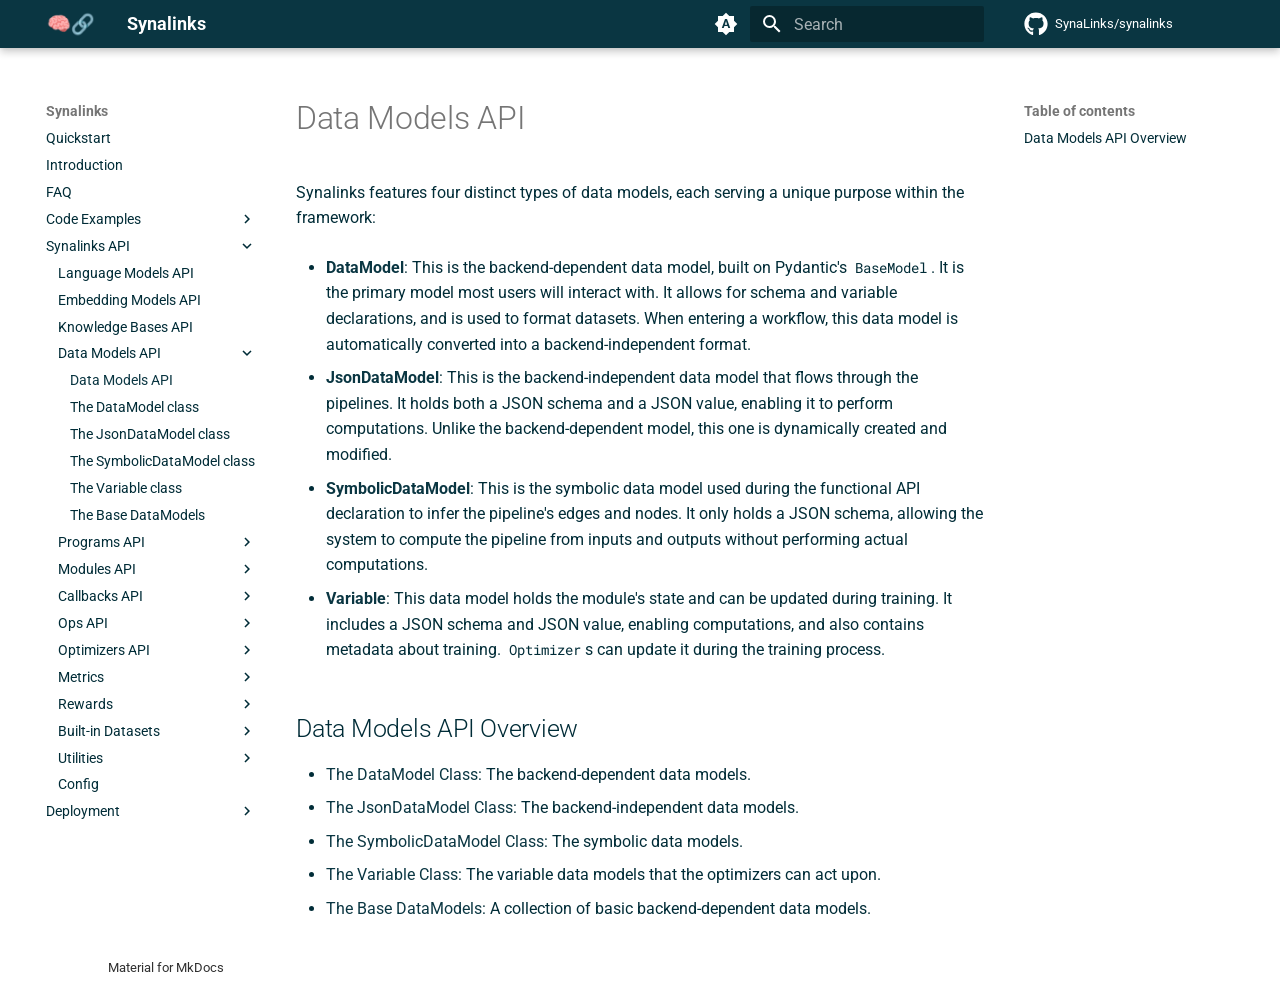
<file: Synalinks API/Data Models API/index.html>
<!doctype html>
<html lang="en" class="no-js">
  <head>
    
      <meta charset="utf-8">
      <meta name="viewport" content="width=device-width,initial-scale=1">
      
      
      
        <link rel="canonical" href="https://synalinks.github.io/synalinks/Synalinks%20API/Data%20Models%20API/">
      
      
        <link rel="prev" href="../Knowledge%20Bases%20API/">
      
      
        <link rel="next" href="The%20DataModel%20class/">
      
      
      <link rel="icon" href="../../assets/synalinks_favicon.png">
      <meta name="generator" content="mkdocs-1.6.1, mkdocs-material-9.6.14">
    
    
      
        <title>Data Models API - Synalinks</title>
      
    
    
      <link rel="stylesheet" href="../../assets/stylesheets/main.342714a4.min.css">
      
        
        <link rel="stylesheet" href="../../assets/stylesheets/palette.06af60db.min.css">
      
      


    
    
      
    
    
      
        
        
        <link rel="preconnect" href="https://fonts.gstatic.com" crossorigin>
        <link rel="stylesheet" href="https://fonts.googleapis.com/css?family=Roboto:300,300i,400,400i,700,700i%7CRoboto+Mono:400,400i,700,700i&display=fallback">
        <style>:root{--md-text-font:"Roboto";--md-code-font:"Roboto Mono"}</style>
      
    
    
      <link rel="stylesheet" href="../../assets/_mkdocstrings.css">
    
      <link rel="stylesheet" href="../../stylesheets/extra.css">
    
    <script>__md_scope=new URL("../..",location),__md_hash=e=>[...e].reduce(((e,_)=>(e<<5)-e+_.charCodeAt(0)),0),__md_get=(e,_=localStorage,t=__md_scope)=>JSON.parse(_.getItem(t.pathname+"."+e)),__md_set=(e,_,t=localStorage,a=__md_scope)=>{try{t.setItem(a.pathname+"."+e,JSON.stringify(_))}catch(e){}}</script>
    
      

    
    
    
   <link href="../../assets/stylesheets/glightbox.min.css" rel="stylesheet"/><style>
    html.glightbox-open { overflow: initial; height: 100%; }
    .gslide-title { margin-top: 0px; user-select: text; }
    .gslide-desc { color: #666; user-select: text; }
    .gslide-image img { background: white; }
    .gscrollbar-fixer { padding-right: 15px; }
    .gdesc-inner { font-size: 0.75rem; }
    body[data-md-color-scheme="slate"] .gdesc-inner { background: var(--md-default-bg-color);}
    body[data-md-color-scheme="slate"] .gslide-title { color: var(--md-default-fg-color);}
    body[data-md-color-scheme="slate"] .gslide-desc { color: var(--md-default-fg-color);}</style> <script src="../../assets/javascripts/glightbox.min.js"></script></head>
  
  
    
    
      
    
    
    
    
    <body dir="ltr" data-md-color-scheme="default" data-md-color-primary="indigo" data-md-color-accent="indigo">
  
    
    <input class="md-toggle" data-md-toggle="drawer" type="checkbox" id="__drawer" autocomplete="off">
    <input class="md-toggle" data-md-toggle="search" type="checkbox" id="__search" autocomplete="off">
    <label class="md-overlay" for="__drawer"></label>
    <div data-md-component="skip">
      
        
        <a href="#data-models-api" class="md-skip">
          Skip to content
        </a>
      
    </div>
    <div data-md-component="announce">
      
    </div>
    
    
      

  

<header class="md-header md-header--shadow" data-md-component="header">
  <nav class="md-header__inner md-grid" aria-label="Header">
    <a href="../.." title="Synalinks" class="md-header__button md-logo" aria-label="Synalinks" data-md-component="logo">
      
  <img src="../../assets/synalinks_logo.png" alt="logo">

    </a>
    <label class="md-header__button md-icon" for="__drawer">
      
      <svg xmlns="http://www.w3.org/2000/svg" viewBox="0 0 24 24"><path d="M3 6h18v2H3zm0 5h18v2H3zm0 5h18v2H3z"/></svg>
    </label>
    <div class="md-header__title" data-md-component="header-title">
      <div class="md-header__ellipsis">
        <div class="md-header__topic">
          <span class="md-ellipsis">
            Synalinks
          </span>
        </div>
        <div class="md-header__topic" data-md-component="header-topic">
          <span class="md-ellipsis">
            
              Data Models API
            
          </span>
        </div>
      </div>
    </div>
    
      
        <form class="md-header__option" data-md-component="palette">
  
    
    
    
    <input class="md-option" data-md-color-media="(prefers-color-scheme)" data-md-color-scheme="default" data-md-color-primary="indigo" data-md-color-accent="indigo"  aria-label="Switch to light mode"  type="radio" name="__palette" id="__palette_0">
    
      <label class="md-header__button md-icon" title="Switch to light mode" for="__palette_1" hidden>
        <svg xmlns="http://www.w3.org/2000/svg" viewBox="0 0 24 24"><path d="m14.3 16-.7-2h-3.2l-.7 2H7.8L11 7h2l3.2 9zM20 8.69V4h-4.69L12 .69 8.69 4H4v4.69L.69 12 4 15.31V20h4.69L12 23.31 15.31 20H20v-4.69L23.31 12zm-9.15 3.96h2.3L12 9z"/></svg>
      </label>
    
  
    
    
    
    <input class="md-option" data-md-color-media="(prefers-color-scheme: light)" data-md-color-scheme="default" data-md-color-primary="indigo" data-md-color-accent="indigo"  aria-label="Switch to dark mode"  type="radio" name="__palette" id="__palette_1">
    
      <label class="md-header__button md-icon" title="Switch to dark mode" for="__palette_2" hidden>
        <svg xmlns="http://www.w3.org/2000/svg" viewBox="0 0 24 24"><path d="M12 8a4 4 0 0 0-4 4 4 4 0 0 0 4 4 4 4 0 0 0 4-4 4 4 0 0 0-4-4m0 10a6 6 0 0 1-6-6 6 6 0 0 1 6-6 6 6 0 0 1 6 6 6 6 0 0 1-6 6m8-9.31V4h-4.69L12 .69 8.69 4H4v4.69L.69 12 4 15.31V20h4.69L12 23.31 15.31 20H20v-4.69L23.31 12z"/></svg>
      </label>
    
  
    
    
    
    <input class="md-option" data-md-color-media="(prefers-color-scheme: dark)" data-md-color-scheme="slate" data-md-color-primary="indigo" data-md-color-accent="indigo"  aria-label="Switch to system preference"  type="radio" name="__palette" id="__palette_2">
    
      <label class="md-header__button md-icon" title="Switch to system preference" for="__palette_0" hidden>
        <svg xmlns="http://www.w3.org/2000/svg" viewBox="0 0 24 24"><path d="M12 18c-.89 0-1.74-.2-2.5-.55C11.56 16.5 13 14.42 13 12s-1.44-4.5-3.5-5.45C10.26 6.2 11.11 6 12 6a6 6 0 0 1 6 6 6 6 0 0 1-6 6m8-9.31V4h-4.69L12 .69 8.69 4H4v4.69L.69 12 4 15.31V20h4.69L12 23.31 15.31 20H20v-4.69L23.31 12z"/></svg>
      </label>
    
  
</form>
      
    
    
      <script>var palette=__md_get("__palette");if(palette&&palette.color){if("(prefers-color-scheme)"===palette.color.media){var media=matchMedia("(prefers-color-scheme: light)"),input=document.querySelector(media.matches?"[data-md-color-media='(prefers-color-scheme: light)']":"[data-md-color-media='(prefers-color-scheme: dark)']");palette.color.media=input.getAttribute("data-md-color-media"),palette.color.scheme=input.getAttribute("data-md-color-scheme"),palette.color.primary=input.getAttribute("data-md-color-primary"),palette.color.accent=input.getAttribute("data-md-color-accent")}for(var[key,value]of Object.entries(palette.color))document.body.setAttribute("data-md-color-"+key,value)}</script>
    
    
    
      
      
        <label class="md-header__button md-icon" for="__search">
          
          <svg xmlns="http://www.w3.org/2000/svg" viewBox="0 0 24 24"><path d="M9.5 3A6.5 6.5 0 0 1 16 9.5c0 1.61-.59 3.09-1.56 4.23l.27.27h.79l5 5-1.5 1.5-5-5v-.79l-.27-.27A6.52 6.52 0 0 1 9.5 16 6.5 6.5 0 0 1 3 9.5 6.5 6.5 0 0 1 9.5 3m0 2C7 5 5 7 5 9.5S7 14 9.5 14 14 12 14 9.5 12 5 9.5 5"/></svg>
        </label>
        <div class="md-search" data-md-component="search" role="dialog">
  <label class="md-search__overlay" for="__search"></label>
  <div class="md-search__inner" role="search">
    <form class="md-search__form" name="search">
      <input type="text" class="md-search__input" name="query" aria-label="Search" placeholder="Search" autocapitalize="off" autocorrect="off" autocomplete="off" spellcheck="false" data-md-component="search-query" required>
      <label class="md-search__icon md-icon" for="__search">
        
        <svg xmlns="http://www.w3.org/2000/svg" viewBox="0 0 24 24"><path d="M9.5 3A6.5 6.5 0 0 1 16 9.5c0 1.61-.59 3.09-1.56 4.23l.27.27h.79l5 5-1.5 1.5-5-5v-.79l-.27-.27A6.52 6.52 0 0 1 9.5 16 6.5 6.5 0 0 1 3 9.5 6.5 6.5 0 0 1 9.5 3m0 2C7 5 5 7 5 9.5S7 14 9.5 14 14 12 14 9.5 12 5 9.5 5"/></svg>
        
        <svg xmlns="http://www.w3.org/2000/svg" viewBox="0 0 24 24"><path d="M20 11v2H8l5.5 5.5-1.42 1.42L4.16 12l7.92-7.92L13.5 5.5 8 11z"/></svg>
      </label>
      <nav class="md-search__options" aria-label="Search">
        
        <button type="reset" class="md-search__icon md-icon" title="Clear" aria-label="Clear" tabindex="-1">
          
          <svg xmlns="http://www.w3.org/2000/svg" viewBox="0 0 24 24"><path d="M19 6.41 17.59 5 12 10.59 6.41 5 5 6.41 10.59 12 5 17.59 6.41 19 12 13.41 17.59 19 19 17.59 13.41 12z"/></svg>
        </button>
      </nav>
      
    </form>
    <div class="md-search__output">
      <div class="md-search__scrollwrap" tabindex="0" data-md-scrollfix>
        <div class="md-search-result" data-md-component="search-result">
          <div class="md-search-result__meta">
            Initializing search
          </div>
          <ol class="md-search-result__list" role="presentation"></ol>
        </div>
      </div>
    </div>
  </div>
</div>
      
    
    
      <div class="md-header__source">
        <a href="https://github.com/SynaLinks/synalinks" title="Go to repository" class="md-source" data-md-component="source">
  <div class="md-source__icon md-icon">
    
    <svg xmlns="http://www.w3.org/2000/svg" viewBox="0 0 496 512"><!--! Font Awesome Free 6.7.2 by @fontawesome - https://fontawesome.com License - https://fontawesome.com/license/free (Icons: CC BY 4.0, Fonts: SIL OFL 1.1, Code: MIT License) Copyright 2024 Fonticons, Inc.--><path d="M165.9 397.4c0 2-2.3 3.6-5.2 3.6-3.3.3-5.6-1.3-5.6-3.6 0-2 2.3-3.6 5.2-3.6 3-.3 5.6 1.3 5.6 3.6m-31.1-4.5c-.7 2 1.3 4.3 4.3 4.9 2.6 1 5.6 0 6.2-2s-1.3-4.3-4.3-5.2c-2.6-.7-5.5.3-6.2 2.3m44.2-1.7c-2.9.7-4.9 2.6-4.6 4.9.3 2 2.9 3.3 5.9 2.6 2.9-.7 4.9-2.6 4.6-4.6-.3-1.9-3-3.2-5.9-2.9M244.8 8C106.1 8 0 113.3 0 252c0 110.9 69.8 205.8 169.5 239.2 12.8 2.3 17.3-5.6 17.3-12.1 0-6.2-.3-40.4-.3-61.4 0 0-70 15-84.7-29.8 0 0-11.4-29.1-27.8-36.6 0 0-22.9-15.7 1.6-15.4 0 0 24.9 2 38.6 25.8 21.9 38.6 58.6 27.5 72.9 20.9 2.3-16 8.8-27.1 16-33.7-55.9-6.2-112.3-14.3-112.3-110.5 0-27.5 7.6-41.3 23.6-58.9-2.6-6.5-11.1-33.3 2.6-67.9 20.9-6.5 69 27 69 27 20-5.6 41.5-8.5 62.8-8.5s42.8 2.9 62.8 8.5c0 0 48.1-33.6 69-27 13.7 34.7 5.2 61.4 2.6 67.9 16 17.7 25.8 31.5 25.8 58.9 0 96.5-58.9 104.2-114.8 110.5 9.2 7.9 17 22.9 17 46.4 0 33.7-.3 75.4-.3 83.6 0 6.5 4.6 14.4 17.3 12.1C428.2 457.8 496 362.9 496 252 496 113.3 383.5 8 244.8 8M97.2 352.9c-1.3 1-1 3.3.7 5.2 1.6 1.6 3.9 2.3 5.2 1 1.3-1 1-3.3-.7-5.2-1.6-1.6-3.9-2.3-5.2-1m-10.8-8.1c-.7 1.3.3 2.9 2.3 3.9 1.6 1 3.6.7 4.3-.7.7-1.3-.3-2.9-2.3-3.9-2-.6-3.6-.3-4.3.7m32.4 35.6c-1.6 1.3-1 4.3 1.3 6.2 2.3 2.3 5.2 2.6 6.5 1 1.3-1.3.7-4.3-1.3-6.2-2.2-2.3-5.2-2.6-6.5-1m-11.4-14.7c-1.6 1-1.6 3.6 0 5.9s4.3 3.3 5.6 2.3c1.6-1.3 1.6-3.9 0-6.2-1.4-2.3-4-3.3-5.6-2"/></svg>
  </div>
  <div class="md-source__repository">
    SynaLinks/synalinks
  </div>
</a>
      </div>
    
  </nav>
  
</header>
    
    <div class="md-container" data-md-component="container">
      
      
        
          
        
      
      <main class="md-main" data-md-component="main">
        <div class="md-main__inner md-grid">
          
            
              
              <div class="md-sidebar md-sidebar--primary" data-md-component="sidebar" data-md-type="navigation" >
                <div class="md-sidebar__scrollwrap">
                  <div class="md-sidebar__inner">
                    



<nav class="md-nav md-nav--primary" aria-label="Navigation" data-md-level="0">
  <label class="md-nav__title" for="__drawer">
    <a href="../.." title="Synalinks" class="md-nav__button md-logo" aria-label="Synalinks" data-md-component="logo">
      
  <img src="../../assets/synalinks_logo.png" alt="logo">

    </a>
    Synalinks
  </label>
  
    <div class="md-nav__source">
      <a href="https://github.com/SynaLinks/synalinks" title="Go to repository" class="md-source" data-md-component="source">
  <div class="md-source__icon md-icon">
    
    <svg xmlns="http://www.w3.org/2000/svg" viewBox="0 0 496 512"><!--! Font Awesome Free 6.7.2 by @fontawesome - https://fontawesome.com License - https://fontawesome.com/license/free (Icons: CC BY 4.0, Fonts: SIL OFL 1.1, Code: MIT License) Copyright 2024 Fonticons, Inc.--><path d="M165.9 397.4c0 2-2.3 3.6-5.2 3.6-3.3.3-5.6-1.3-5.6-3.6 0-2 2.3-3.6 5.2-3.6 3-.3 5.6 1.3 5.6 3.6m-31.1-4.5c-.7 2 1.3 4.3 4.3 4.9 2.6 1 5.6 0 6.2-2s-1.3-4.3-4.3-5.2c-2.6-.7-5.5.3-6.2 2.3m44.2-1.7c-2.9.7-4.9 2.6-4.6 4.9.3 2 2.9 3.3 5.9 2.6 2.9-.7 4.9-2.6 4.6-4.6-.3-1.9-3-3.2-5.9-2.9M244.8 8C106.1 8 0 113.3 0 252c0 110.9 69.8 205.8 169.5 239.2 12.8 2.3 17.3-5.6 17.3-12.1 0-6.2-.3-40.4-.3-61.4 0 0-70 15-84.7-29.8 0 0-11.4-29.1-27.8-36.6 0 0-22.9-15.7 1.6-15.4 0 0 24.9 2 38.6 25.8 21.9 38.6 58.6 27.5 72.9 20.9 2.3-16 8.8-27.1 16-33.7-55.9-6.2-112.3-14.3-112.3-110.5 0-27.5 7.6-41.3 23.6-58.9-2.6-6.5-11.1-33.3 2.6-67.9 20.9-6.5 69 27 69 27 20-5.6 41.5-8.5 62.8-8.5s42.8 2.9 62.8 8.5c0 0 48.1-33.6 69-27 13.7 34.7 5.2 61.4 2.6 67.9 16 17.7 25.8 31.5 25.8 58.9 0 96.5-58.9 104.2-114.8 110.5 9.2 7.9 17 22.9 17 46.4 0 33.7-.3 75.4-.3 83.6 0 6.5 4.6 14.4 17.3 12.1C428.2 457.8 496 362.9 496 252 496 113.3 383.5 8 244.8 8M97.2 352.9c-1.3 1-1 3.3.7 5.2 1.6 1.6 3.9 2.3 5.2 1 1.3-1 1-3.3-.7-5.2-1.6-1.6-3.9-2.3-5.2-1m-10.8-8.1c-.7 1.3.3 2.9 2.3 3.9 1.6 1 3.6.7 4.3-.7.7-1.3-.3-2.9-2.3-3.9-2-.6-3.6-.3-4.3.7m32.4 35.6c-1.6 1.3-1 4.3 1.3 6.2 2.3 2.3 5.2 2.6 6.5 1 1.3-1.3.7-4.3-1.3-6.2-2.2-2.3-5.2-2.6-6.5-1m-11.4-14.7c-1.6 1-1.6 3.6 0 5.9s4.3 3.3 5.6 2.3c1.6-1.3 1.6-3.9 0-6.2-1.4-2.3-4-3.3-5.6-2"/></svg>
  </div>
  <div class="md-source__repository">
    SynaLinks/synalinks
  </div>
</a>
    </div>
  
  <ul class="md-nav__list" data-md-scrollfix>
    
      
      
  
  
  
  
    <li class="md-nav__item">
      <a href="../.." class="md-nav__link">
        
  
  
  <span class="md-ellipsis">
    Quickstart
    
  </span>
  

      </a>
    </li>
  

    
      
      
  
  
  
  
    <li class="md-nav__item">
      <a href="../../Introduction/" class="md-nav__link">
        
  
  
  <span class="md-ellipsis">
    Introduction
    
  </span>
  

      </a>
    </li>
  

    
      
      
  
  
  
  
    <li class="md-nav__item">
      <a href="../../FAQ/" class="md-nav__link">
        
  
  
  <span class="md-ellipsis">
    FAQ
    
  </span>
  

      </a>
    </li>
  

    
      
      
  
  
  
  
    
    
    
    
    
    <li class="md-nav__item md-nav__item--nested">
      
        
        
        <input class="md-nav__toggle md-toggle " type="checkbox" id="__nav_4" >
        
          
          <label class="md-nav__link" for="__nav_4" id="__nav_4_label" tabindex="0">
            
  
  
  <span class="md-ellipsis">
    Code Examples
    
  </span>
  

            <span class="md-nav__icon md-icon"></span>
          </label>
        
        <nav class="md-nav" data-md-level="1" aria-labelledby="__nav_4_label" aria-expanded="false">
          <label class="md-nav__title" for="__nav_4">
            <span class="md-nav__icon md-icon"></span>
            Code Examples
          </label>
          <ul class="md-nav__list" data-md-scrollfix>
            
              
                
  
  
  
  
    
    
    
    
    
    <li class="md-nav__item md-nav__item--nested">
      
        
        
        <input class="md-nav__toggle md-toggle " type="checkbox" id="__nav_4_1" >
        
          
          <label class="md-nav__link" for="__nav_4_1" id="__nav_4_1_label" tabindex="0">
            
  
  
  <span class="md-ellipsis">
    Basics
    
  </span>
  

            <span class="md-nav__icon md-icon"></span>
          </label>
        
        <nav class="md-nav" data-md-level="2" aria-labelledby="__nav_4_1_label" aria-expanded="false">
          <label class="md-nav__title" for="__nav_4_1">
            <span class="md-nav__icon md-icon"></span>
            Basics
          </label>
          <ul class="md-nav__list" data-md-scrollfix>
            
              
                
  
  
  
  
    <li class="md-nav__item">
      <a href="../../Code%20Examples/Basics/First%20Steps/" class="md-nav__link">
        
  
  
  <span class="md-ellipsis">
    First Steps
    
  </span>
  

      </a>
    </li>
  

              
            
              
                
  
  
  
  
    <li class="md-nav__item">
      <a href="../../Code%20Examples/Basics/First%20Programs/" class="md-nav__link">
        
  
  
  <span class="md-ellipsis">
    First Programs
    
  </span>
  

      </a>
    </li>
  

              
            
              
                
  
  
  
  
    <li class="md-nav__item">
      <a href="../../Code%20Examples/Basics/Control%20Flow/" class="md-nav__link">
        
  
  
  <span class="md-ellipsis">
    Control Flow
    
  </span>
  

      </a>
    </li>
  

              
            
              
                
  
  
  
  
    <li class="md-nav__item">
      <a href="../../Code%20Examples/Basics/Conversational%20Applications/" class="md-nav__link">
        
  
  
  <span class="md-ellipsis">
    Conversational Applications
    
  </span>
  

      </a>
    </li>
  

              
            
              
                
  
  
  
  
    <li class="md-nav__item">
      <a href="../../Code%20Examples/Basics/Reward%20Metrics%20And%20Optimizers/" class="md-nav__link">
        
  
  
  <span class="md-ellipsis">
    Rewards, Metrics &amp; Optimizers
    
  </span>
  

      </a>
    </li>
  

              
            
              
                
  
  
  
  
    <li class="md-nav__item">
      <a href="../../Code%20Examples/Basics/Training%20Programs/" class="md-nav__link">
        
  
  
  <span class="md-ellipsis">
    Training Programs
    
  </span>
  

      </a>
    </li>
  

              
            
          </ul>
        </nav>
      
    </li>
  

              
            
              
                
  
  
  
  
    
    
    
    
    
    <li class="md-nav__item md-nav__item--nested">
      
        
        
        <input class="md-nav__toggle md-toggle " type="checkbox" id="__nav_4_2" >
        
          
          <label class="md-nav__link" for="__nav_4_2" id="__nav_4_2_label" tabindex="0">
            
  
  
  <span class="md-ellipsis">
    Advanced
    
  </span>
  

            <span class="md-nav__icon md-icon"></span>
          </label>
        
        <nav class="md-nav" data-md-level="2" aria-labelledby="__nav_4_2_label" aria-expanded="false">
          <label class="md-nav__title" for="__nav_4_2">
            <span class="md-nav__icon md-icon"></span>
            Advanced
          </label>
          <ul class="md-nav__list" data-md-scrollfix>
            
              
                
  
  
  
  
    <li class="md-nav__item">
      <a href="../../Code%20Examples/Advanced/Implementing%20Custom%20Modules%20And%20Programs%20Via%20Subclassing/" class="md-nav__link">
        
  
  
  <span class="md-ellipsis">
    Implementing custom modules &amp; programs via subclassing
    
  </span>
  

      </a>
    </li>
  

              
            
              
                
  
  
  
  
    <li class="md-nav__item">
      <a href="../../Code%20Examples/Advanced/First%20Knowledge%20Graph%20Schema/" class="md-nav__link">
        
  
  
  <span class="md-ellipsis">
    First Knowledge Graph Schema
    
  </span>
  

      </a>
    </li>
  

              
            
              
                
  
  
  
  
    <li class="md-nav__item">
      <a href="../../Code%20Examples/Advanced/Knowledge%20Extraction/" class="md-nav__link">
        
  
  
  <span class="md-ellipsis">
    Knowledge Extraction
    
  </span>
  

      </a>
    </li>
  

              
            
              
                
  
  
  
  
    <li class="md-nav__item">
      <a href="../../Code%20Examples/Advanced/Retrieval%20Augmented%20Generation/" class="md-nav__link">
        
  
  
  <span class="md-ellipsis">
    Retrieval Augmented Generation
    
  </span>
  

      </a>
    </li>
  

              
            
          </ul>
        </nav>
      
    </li>
  

              
            
          </ul>
        </nav>
      
    </li>
  

    
      
      
  
  
    
  
  
  
    
    
    
    
    
    <li class="md-nav__item md-nav__item--active md-nav__item--nested">
      
        
        
        <input class="md-nav__toggle md-toggle " type="checkbox" id="__nav_5" checked>
        
          
          <label class="md-nav__link" for="__nav_5" id="__nav_5_label" tabindex="0">
            
  
  
  <span class="md-ellipsis">
    Synalinks API
    
  </span>
  

            <span class="md-nav__icon md-icon"></span>
          </label>
        
        <nav class="md-nav" data-md-level="1" aria-labelledby="__nav_5_label" aria-expanded="true">
          <label class="md-nav__title" for="__nav_5">
            <span class="md-nav__icon md-icon"></span>
            Synalinks API
          </label>
          <ul class="md-nav__list" data-md-scrollfix>
            
              
                
  
  
  
  
    <li class="md-nav__item">
      <a href="../Language%20Models%20API/" class="md-nav__link">
        
  
  
  <span class="md-ellipsis">
    Language Models API
    
  </span>
  

      </a>
    </li>
  

              
            
              
                
  
  
  
  
    <li class="md-nav__item">
      <a href="../Embedding%20Models%20API/" class="md-nav__link">
        
  
  
  <span class="md-ellipsis">
    Embedding Models API
    
  </span>
  

      </a>
    </li>
  

              
            
              
                
  
  
  
  
    <li class="md-nav__item">
      <a href="../Knowledge%20Bases%20API/" class="md-nav__link">
        
  
  
  <span class="md-ellipsis">
    Knowledge Bases API
    
  </span>
  

      </a>
    </li>
  

              
            
              
                
  
  
    
  
  
  
    
    
    
    
    
    <li class="md-nav__item md-nav__item--active md-nav__item--nested">
      
        
        
        <input class="md-nav__toggle md-toggle " type="checkbox" id="__nav_5_4" checked>
        
          
          <label class="md-nav__link" for="__nav_5_4" id="__nav_5_4_label" tabindex="0">
            
  
  
  <span class="md-ellipsis">
    Data Models API
    
  </span>
  

            <span class="md-nav__icon md-icon"></span>
          </label>
        
        <nav class="md-nav" data-md-level="2" aria-labelledby="__nav_5_4_label" aria-expanded="true">
          <label class="md-nav__title" for="__nav_5_4">
            <span class="md-nav__icon md-icon"></span>
            Data Models API
          </label>
          <ul class="md-nav__list" data-md-scrollfix>
            
              
                
  
  
    
  
  
  
    <li class="md-nav__item md-nav__item--active">
      
      <input class="md-nav__toggle md-toggle" type="checkbox" id="__toc">
      
      
        
      
      
        <label class="md-nav__link md-nav__link--active" for="__toc">
          
  
  
  <span class="md-ellipsis">
    Data Models API
    
  </span>
  

          <span class="md-nav__icon md-icon"></span>
        </label>
      
      <a href="./" class="md-nav__link md-nav__link--active">
        
  
  
  <span class="md-ellipsis">
    Data Models API
    
  </span>
  

      </a>
      
        

<nav class="md-nav md-nav--secondary" aria-label="Table of contents">
  
  
  
    
  
  
    <label class="md-nav__title" for="__toc">
      <span class="md-nav__icon md-icon"></span>
      Table of contents
    </label>
    <ul class="md-nav__list" data-md-component="toc" data-md-scrollfix>
      
        <li class="md-nav__item">
  <a href="#data-models-api-overview" class="md-nav__link">
    <span class="md-ellipsis">
      Data Models API Overview
    </span>
  </a>
  
</li>
      
    </ul>
  
</nav>
      
    </li>
  

              
            
              
                
  
  
  
  
    <li class="md-nav__item">
      <a href="The%20DataModel%20class/" class="md-nav__link">
        
  
  
  <span class="md-ellipsis">
    The DataModel class
    
  </span>
  

      </a>
    </li>
  

              
            
              
                
  
  
  
  
    <li class="md-nav__item">
      <a href="The%20JsonDataModel%20class/" class="md-nav__link">
        
  
  
  <span class="md-ellipsis">
    The JsonDataModel class
    
  </span>
  

      </a>
    </li>
  

              
            
              
                
  
  
  
  
    <li class="md-nav__item">
      <a href="The%20SymbolicDataModel%20class/" class="md-nav__link">
        
  
  
  <span class="md-ellipsis">
    The SymbolicDataModel class
    
  </span>
  

      </a>
    </li>
  

              
            
              
                
  
  
  
  
    <li class="md-nav__item">
      <a href="The%20Variable%20class/" class="md-nav__link">
        
  
  
  <span class="md-ellipsis">
    The Variable class
    
  </span>
  

      </a>
    </li>
  

              
            
              
                
  
  
  
  
    <li class="md-nav__item">
      <a href="The%20Base%20DataModels/" class="md-nav__link">
        
  
  
  <span class="md-ellipsis">
    The Base DataModels
    
  </span>
  

      </a>
    </li>
  

              
            
          </ul>
        </nav>
      
    </li>
  

              
            
              
                
  
  
  
  
    
    
    
    
    
    <li class="md-nav__item md-nav__item--nested">
      
        
        
        <input class="md-nav__toggle md-toggle " type="checkbox" id="__nav_5_5" >
        
          
          <label class="md-nav__link" for="__nav_5_5" id="__nav_5_5_label" tabindex="0">
            
  
  
  <span class="md-ellipsis">
    Programs API
    
  </span>
  

            <span class="md-nav__icon md-icon"></span>
          </label>
        
        <nav class="md-nav" data-md-level="2" aria-labelledby="__nav_5_5_label" aria-expanded="false">
          <label class="md-nav__title" for="__nav_5_5">
            <span class="md-nav__icon md-icon"></span>
            Programs API
          </label>
          <ul class="md-nav__list" data-md-scrollfix>
            
              
                
  
  
  
  
    <li class="md-nav__item">
      <a href="../Programs%20API/" class="md-nav__link">
        
  
  
  <span class="md-ellipsis">
    Programs API
    
  </span>
  

      </a>
    </li>
  

              
            
              
                
  
  
  
  
    <li class="md-nav__item">
      <a href="../Programs%20API/The%20Program%20class/" class="md-nav__link">
        
  
  
  <span class="md-ellipsis">
    The Program class
    
  </span>
  

      </a>
    </li>
  

              
            
              
                
  
  
  
  
    <li class="md-nav__item">
      <a href="../Programs%20API/The%20Sequential%20class/" class="md-nav__link">
        
  
  
  <span class="md-ellipsis">
    The Sequential class
    
  </span>
  

      </a>
    </li>
  

              
            
              
                
  
  
  
  
    <li class="md-nav__item">
      <a href="../Programs%20API/Program%20training%20API/" class="md-nav__link">
        
  
  
  <span class="md-ellipsis">
    Program training API
    
  </span>
  

      </a>
    </li>
  

              
            
              
                
  
  
  
  
    
    
    
    
    
    <li class="md-nav__item md-nav__item--nested">
      
        
        
        <input class="md-nav__toggle md-toggle " type="checkbox" id="__nav_5_5_5" >
        
          
          <label class="md-nav__link" for="__nav_5_5_5" id="__nav_5_5_5_label" tabindex="0">
            
  
  
  <span class="md-ellipsis">
    Program Saving API
    
  </span>
  

            <span class="md-nav__icon md-icon"></span>
          </label>
        
        <nav class="md-nav" data-md-level="3" aria-labelledby="__nav_5_5_5_label" aria-expanded="false">
          <label class="md-nav__title" for="__nav_5_5_5">
            <span class="md-nav__icon md-icon"></span>
            Program Saving API
          </label>
          <ul class="md-nav__list" data-md-scrollfix>
            
              
                
  
  
  
  
    <li class="md-nav__item">
      <a href="../Programs%20API/Program%20Saving%20API/Program%20saving%20and%20loading/" class="md-nav__link">
        
  
  
  <span class="md-ellipsis">
    Program saving and loading
    
  </span>
  

      </a>
    </li>
  

              
            
              
                
  
  
  
  
    <li class="md-nav__item">
      <a href="../Programs%20API/Program%20Saving%20API/Variable%20saving%20and%20loading/" class="md-nav__link">
        
  
  
  <span class="md-ellipsis">
    Variable saving and loading
    
  </span>
  

      </a>
    </li>
  

              
            
          </ul>
        </nav>
      
    </li>
  

              
            
          </ul>
        </nav>
      
    </li>
  

              
            
              
                
  
  
  
  
    
    
    
    
    
    <li class="md-nav__item md-nav__item--nested">
      
        
        
        <input class="md-nav__toggle md-toggle " type="checkbox" id="__nav_5_6" >
        
          
          <label class="md-nav__link" for="__nav_5_6" id="__nav_5_6_label" tabindex="0">
            
  
  
  <span class="md-ellipsis">
    Modules API
    
  </span>
  

            <span class="md-nav__icon md-icon"></span>
          </label>
        
        <nav class="md-nav" data-md-level="2" aria-labelledby="__nav_5_6_label" aria-expanded="false">
          <label class="md-nav__title" for="__nav_5_6">
            <span class="md-nav__icon md-icon"></span>
            Modules API
          </label>
          <ul class="md-nav__list" data-md-scrollfix>
            
              
                
  
  
  
  
    <li class="md-nav__item">
      <a href="../Modules%20API/" class="md-nav__link">
        
  
  
  <span class="md-ellipsis">
    Modules API
    
  </span>
  

      </a>
    </li>
  

              
            
              
                
  
  
  
  
    <li class="md-nav__item">
      <a href="../Modules%20API/Base%20Module%20class/" class="md-nav__link">
        
  
  
  <span class="md-ellipsis">
    Base Module class
    
  </span>
  

      </a>
    </li>
  

              
            
              
                
  
  
  
  
    
    
    
    
    
    <li class="md-nav__item md-nav__item--nested">
      
        
        
        <input class="md-nav__toggle md-toggle " type="checkbox" id="__nav_5_6_3" >
        
          
          <label class="md-nav__link" for="__nav_5_6_3" id="__nav_5_6_3_label" tabindex="0">
            
  
  
  <span class="md-ellipsis">
    Core Modules
    
  </span>
  

            <span class="md-nav__icon md-icon"></span>
          </label>
        
        <nav class="md-nav" data-md-level="3" aria-labelledby="__nav_5_6_3_label" aria-expanded="false">
          <label class="md-nav__title" for="__nav_5_6_3">
            <span class="md-nav__icon md-icon"></span>
            Core Modules
          </label>
          <ul class="md-nav__list" data-md-scrollfix>
            
              
                
  
  
  
  
    <li class="md-nav__item">
      <a href="../Modules%20API/Core%20Modules/" class="md-nav__link">
        
  
  
  <span class="md-ellipsis">
    Core Modules
    
  </span>
  

      </a>
    </li>
  

              
            
              
                
  
  
  
  
    <li class="md-nav__item">
      <a href="../Modules%20API/Core%20Modules/Input%20module/" class="md-nav__link">
        
  
  
  <span class="md-ellipsis">
    Input module
    
  </span>
  

      </a>
    </li>
  

              
            
              
                
  
  
  
  
    <li class="md-nav__item">
      <a href="../Modules%20API/Core%20Modules/Identity%20module/" class="md-nav__link">
        
  
  
  <span class="md-ellipsis">
    Identity module
    
  </span>
  

      </a>
    </li>
  

              
            
              
                
  
  
  
  
    <li class="md-nav__item">
      <a href="../Modules%20API/Core%20Modules/Not%20module/" class="md-nav__link">
        
  
  
  <span class="md-ellipsis">
    Not module
    
  </span>
  

      </a>
    </li>
  

              
            
              
                
  
  
  
  
    <li class="md-nav__item">
      <a href="../Modules%20API/Core%20Modules/Generator%20module/" class="md-nav__link">
        
  
  
  <span class="md-ellipsis">
    Generator module
    
  </span>
  

      </a>
    </li>
  

              
            
              
                
  
  
  
  
    <li class="md-nav__item">
      <a href="../Modules%20API/Core%20Modules/Decision%20module/" class="md-nav__link">
        
  
  
  <span class="md-ellipsis">
    Decision module
    
  </span>
  

      </a>
    </li>
  

              
            
              
                
  
  
  
  
    <li class="md-nav__item">
      <a href="../Modules%20API/Core%20Modules/Action%20module/" class="md-nav__link">
        
  
  
  <span class="md-ellipsis">
    Action module
    
  </span>
  

      </a>
    </li>
  

              
            
              
                
  
  
  
  
    <li class="md-nav__item">
      <a href="../Modules%20API/Core%20Modules/Branch%20module/" class="md-nav__link">
        
  
  
  <span class="md-ellipsis">
    Branch module
    
  </span>
  

      </a>
    </li>
  

              
            
          </ul>
        </nav>
      
    </li>
  

              
            
              
                
  
  
  
  
    
    
    
    
    
    <li class="md-nav__item md-nav__item--nested">
      
        
        
        <input class="md-nav__toggle md-toggle " type="checkbox" id="__nav_5_6_4" >
        
          
          <label class="md-nav__link" for="__nav_5_6_4" id="__nav_5_6_4_label" tabindex="0">
            
  
  
  <span class="md-ellipsis">
    Knowledge Modules
    
  </span>
  

            <span class="md-nav__icon md-icon"></span>
          </label>
        
        <nav class="md-nav" data-md-level="3" aria-labelledby="__nav_5_6_4_label" aria-expanded="false">
          <label class="md-nav__title" for="__nav_5_6_4">
            <span class="md-nav__icon md-icon"></span>
            Knowledge Modules
          </label>
          <ul class="md-nav__list" data-md-scrollfix>
            
              
                
  
  
  
  
    <li class="md-nav__item">
      <a href="../Modules%20API/Knowledge%20Modules/" class="md-nav__link">
        
  
  
  <span class="md-ellipsis">
    Knowledge Modules
    
  </span>
  

      </a>
    </li>
  

              
            
              
                
  
  
  
  
    <li class="md-nav__item">
      <a href="../Modules%20API/Knowledge%20Modules/Embedding%20module/" class="md-nav__link">
        
  
  
  <span class="md-ellipsis">
    Embedding module
    
  </span>
  

      </a>
    </li>
  

              
            
              
                
  
  
  
  
    <li class="md-nav__item">
      <a href="../Modules%20API/Knowledge%20Modules/UpdateKnowledge%20module/" class="md-nav__link">
        
  
  
  <span class="md-ellipsis">
    UpdateKnowledge module
    
  </span>
  

      </a>
    </li>
  

              
            
              
                
  
  
  
  
    <li class="md-nav__item">
      <a href="../Modules%20API/Knowledge%20Modules/EntityRetriever%20module/" class="md-nav__link">
        
  
  
  <span class="md-ellipsis">
    EntityRetriever module
    
  </span>
  

      </a>
    </li>
  

              
            
              
                
  
  
  
  
    <li class="md-nav__item">
      <a href="../Modules%20API/Knowledge%20Modules/KnowledgeRetriever%20module/" class="md-nav__link">
        
  
  
  <span class="md-ellipsis">
    KnowledgeRetriever module
    
  </span>
  

      </a>
    </li>
  

              
            
          </ul>
        </nav>
      
    </li>
  

              
            
              
                
  
  
  
  
    
    
    
    
    
    <li class="md-nav__item md-nav__item--nested">
      
        
        
        <input class="md-nav__toggle md-toggle " type="checkbox" id="__nav_5_6_5" >
        
          
          <label class="md-nav__link" for="__nav_5_6_5" id="__nav_5_6_5_label" tabindex="0">
            
  
  
  <span class="md-ellipsis">
    Merging Modules
    
  </span>
  

            <span class="md-nav__icon md-icon"></span>
          </label>
        
        <nav class="md-nav" data-md-level="3" aria-labelledby="__nav_5_6_5_label" aria-expanded="false">
          <label class="md-nav__title" for="__nav_5_6_5">
            <span class="md-nav__icon md-icon"></span>
            Merging Modules
          </label>
          <ul class="md-nav__list" data-md-scrollfix>
            
              
                
  
  
  
  
    <li class="md-nav__item">
      <a href="../Modules%20API/Merging%20Modules/" class="md-nav__link">
        
  
  
  <span class="md-ellipsis">
    Merging Modules
    
  </span>
  

      </a>
    </li>
  

              
            
              
                
  
  
  
  
    <li class="md-nav__item">
      <a href="../Modules%20API/Merging%20Modules/Concat%20module/" class="md-nav__link">
        
  
  
  <span class="md-ellipsis">
    Concat module
    
  </span>
  

      </a>
    </li>
  

              
            
              
                
  
  
  
  
    <li class="md-nav__item">
      <a href="../Modules%20API/Merging%20Modules/And%20module/" class="md-nav__link">
        
  
  
  <span class="md-ellipsis">
    And module
    
  </span>
  

      </a>
    </li>
  

              
            
              
                
  
  
  
  
    <li class="md-nav__item">
      <a href="../Modules%20API/Merging%20Modules/Or%20module/" class="md-nav__link">
        
  
  
  <span class="md-ellipsis">
    Or module
    
  </span>
  

      </a>
    </li>
  

              
            
              
                
  
  
  
  
    <li class="md-nav__item">
      <a href="../Modules%20API/Merging%20Modules/Xor%20module/" class="md-nav__link">
        
  
  
  <span class="md-ellipsis">
    Xor module
    
  </span>
  

      </a>
    </li>
  

              
            
          </ul>
        </nav>
      
    </li>
  

              
            
              
                
  
  
  
  
    
    
    
    
    
    <li class="md-nav__item md-nav__item--nested">
      
        
        
        <input class="md-nav__toggle md-toggle " type="checkbox" id="__nav_5_6_6" >
        
          
          <label class="md-nav__link" for="__nav_5_6_6" id="__nav_5_6_6_label" tabindex="0">
            
  
  
  <span class="md-ellipsis">
    Test Time Compute Modules
    
  </span>
  

            <span class="md-nav__icon md-icon"></span>
          </label>
        
        <nav class="md-nav" data-md-level="3" aria-labelledby="__nav_5_6_6_label" aria-expanded="false">
          <label class="md-nav__title" for="__nav_5_6_6">
            <span class="md-nav__icon md-icon"></span>
            Test Time Compute Modules
          </label>
          <ul class="md-nav__list" data-md-scrollfix>
            
              
                
  
  
  
  
    <li class="md-nav__item">
      <a href="../Modules%20API/Test%20Time%20Compute%20Modules/" class="md-nav__link">
        
  
  
  <span class="md-ellipsis">
    Test Time Compute Modules
    
  </span>
  

      </a>
    </li>
  

              
            
              
                
  
  
  
  
    <li class="md-nav__item">
      <a href="../Modules%20API/Test%20Time%20Compute%20Modules/ChainOfThought%20module/" class="md-nav__link">
        
  
  
  <span class="md-ellipsis">
    ChainOfThought module
    
  </span>
  

      </a>
    </li>
  

              
            
              
                
  
  
  
  
    <li class="md-nav__item">
      <a href="../Modules%20API/Test%20Time%20Compute%20Modules/SelfCritique%20module/" class="md-nav__link">
        
  
  
  <span class="md-ellipsis">
    SelfCritique module
    
  </span>
  

      </a>
    </li>
  

              
            
          </ul>
        </nav>
      
    </li>
  

              
            
              
                
  
  
  
  
    
    
    
    
    
    <li class="md-nav__item md-nav__item--nested">
      
        
        
        <input class="md-nav__toggle md-toggle " type="checkbox" id="__nav_5_6_7" >
        
          
          <label class="md-nav__link" for="__nav_5_6_7" id="__nav_5_6_7_label" tabindex="0">
            
  
  
  <span class="md-ellipsis">
    Agents Modules
    
  </span>
  

            <span class="md-nav__icon md-icon"></span>
          </label>
        
        <nav class="md-nav" data-md-level="3" aria-labelledby="__nav_5_6_7_label" aria-expanded="false">
          <label class="md-nav__title" for="__nav_5_6_7">
            <span class="md-nav__icon md-icon"></span>
            Agents Modules
          </label>
          <ul class="md-nav__list" data-md-scrollfix>
            
              
                
  
  
  
  
    <li class="md-nav__item">
      <a href="../Modules%20API/Agents%20Modules/" class="md-nav__link">
        
  
  
  <span class="md-ellipsis">
    Agent Modules
    
  </span>
  

      </a>
    </li>
  

              
            
              
                
  
  
  
  
    <li class="md-nav__item">
      <a href="../Modules%20API/Agents%20Modules/ReACT%20Agent%20module/" class="md-nav__link">
        
  
  
  <span class="md-ellipsis">
    ReACT Agent module
    
  </span>
  

      </a>
    </li>
  

              
            
          </ul>
        </nav>
      
    </li>
  

              
            
          </ul>
        </nav>
      
    </li>
  

              
            
              
                
  
  
  
  
    
    
    
    
    
    <li class="md-nav__item md-nav__item--nested">
      
        
        
        <input class="md-nav__toggle md-toggle " type="checkbox" id="__nav_5_7" >
        
          
          <label class="md-nav__link" for="__nav_5_7" id="__nav_5_7_label" tabindex="0">
            
  
  
  <span class="md-ellipsis">
    Callbacks API
    
  </span>
  

            <span class="md-nav__icon md-icon"></span>
          </label>
        
        <nav class="md-nav" data-md-level="2" aria-labelledby="__nav_5_7_label" aria-expanded="false">
          <label class="md-nav__title" for="__nav_5_7">
            <span class="md-nav__icon md-icon"></span>
            Callbacks API
          </label>
          <ul class="md-nav__list" data-md-scrollfix>
            
              
                
  
  
  
  
    <li class="md-nav__item">
      <a href="../Callbacks%20API/" class="md-nav__link">
        
  
  
  <span class="md-ellipsis">
    Callbacks API
    
  </span>
  

      </a>
    </li>
  

              
            
              
                
  
  
  
  
    <li class="md-nav__item">
      <a href="../Callbacks%20API/Base%20Callback%20class/" class="md-nav__link">
        
  
  
  <span class="md-ellipsis">
    Base Callback class
    
  </span>
  

      </a>
    </li>
  

              
            
              
                
  
  
  
  
    <li class="md-nav__item">
      <a href="../Callbacks%20API/ProgramCheckpoint/" class="md-nav__link">
        
  
  
  <span class="md-ellipsis">
    ProgramCheckpoint
    
  </span>
  

      </a>
    </li>
  

              
            
              
                
  
  
  
  
    <li class="md-nav__item">
      <a href="../Callbacks%20API/CSVLogger/" class="md-nav__link">
        
  
  
  <span class="md-ellipsis">
    CSVLogger
    
  </span>
  

      </a>
    </li>
  

              
            
          </ul>
        </nav>
      
    </li>
  

              
            
              
                
  
  
  
  
    
    
    
    
    
    <li class="md-nav__item md-nav__item--nested">
      
        
        
        <input class="md-nav__toggle md-toggle " type="checkbox" id="__nav_5_8" >
        
          
          <label class="md-nav__link" for="__nav_5_8" id="__nav_5_8_label" tabindex="0">
            
  
  
  <span class="md-ellipsis">
    Ops API
    
  </span>
  

            <span class="md-nav__icon md-icon"></span>
          </label>
        
        <nav class="md-nav" data-md-level="2" aria-labelledby="__nav_5_8_label" aria-expanded="false">
          <label class="md-nav__title" for="__nav_5_8">
            <span class="md-nav__icon md-icon"></span>
            Ops API
          </label>
          <ul class="md-nav__list" data-md-scrollfix>
            
              
                
  
  
  
  
    <li class="md-nav__item">
      <a href="../Ops%20API/" class="md-nav__link">
        
  
  
  <span class="md-ellipsis">
    Ops API
    
  </span>
  

      </a>
    </li>
  

              
            
              
                
  
  
  
  
    <li class="md-nav__item">
      <a href="../Ops%20API/JSON%20Ops/" class="md-nav__link">
        
  
  
  <span class="md-ellipsis">
    JSON Ops
    
  </span>
  

      </a>
    </li>
  

              
            
              
                
  
  
  
  
    <li class="md-nav__item">
      <a href="../Ops%20API/Language%20Models%20Ops/" class="md-nav__link">
        
  
  
  <span class="md-ellipsis">
    Language Models Ops
    
  </span>
  

      </a>
    </li>
  

              
            
              
                
  
  
  
  
    <li class="md-nav__item">
      <a href="../Ops%20API/Embedding%20Models%20Ops/" class="md-nav__link">
        
  
  
  <span class="md-ellipsis">
    Embedding Models Ops
    
  </span>
  

      </a>
    </li>
  

              
            
          </ul>
        </nav>
      
    </li>
  

              
            
              
                
  
  
  
  
    
    
    
    
    
    <li class="md-nav__item md-nav__item--nested">
      
        
        
        <input class="md-nav__toggle md-toggle " type="checkbox" id="__nav_5_9" >
        
          
          <label class="md-nav__link" for="__nav_5_9" id="__nav_5_9_label" tabindex="0">
            
  
  
  <span class="md-ellipsis">
    Optimizers API
    
  </span>
  

            <span class="md-nav__icon md-icon"></span>
          </label>
        
        <nav class="md-nav" data-md-level="2" aria-labelledby="__nav_5_9_label" aria-expanded="false">
          <label class="md-nav__title" for="__nav_5_9">
            <span class="md-nav__icon md-icon"></span>
            Optimizers API
          </label>
          <ul class="md-nav__list" data-md-scrollfix>
            
              
                
  
  
  
  
    <li class="md-nav__item">
      <a href="../Optimizers%20API/" class="md-nav__link">
        
  
  
  <span class="md-ellipsis">
    Optimizers API
    
  </span>
  

      </a>
    </li>
  

              
            
              
                
  
  
  
  
    <li class="md-nav__item">
      <a href="../Optimizers%20API/Base%20Optimizer%20class/" class="md-nav__link">
        
  
  
  <span class="md-ellipsis">
    Base Optimizer class
    
  </span>
  

      </a>
    </li>
  

              
            
              
                
  
  
  
  
    <li class="md-nav__item">
      <a href="../Optimizers%20API/RandomFewShot/" class="md-nav__link">
        
  
  
  <span class="md-ellipsis">
    RandomFewShot
    
  </span>
  

      </a>
    </li>
  

              
            
              
                
  
  
  
  
    <li class="md-nav__item">
      <a href="../Optimizers%20API/OPRO/" class="md-nav__link">
        
  
  
  <span class="md-ellipsis">
    OPRO
    
  </span>
  

      </a>
    </li>
  

              
            
              
                
  
  
  
  
    <li class="md-nav__item">
      <a href="../Optimizers%20API/FewShotOPRO/" class="md-nav__link">
        
  
  
  <span class="md-ellipsis">
    FewShotOPRO
    
  </span>
  

      </a>
    </li>
  

              
            
          </ul>
        </nav>
      
    </li>
  

              
            
              
                
  
  
  
  
    
    
    
    
    
    <li class="md-nav__item md-nav__item--nested">
      
        
        
        <input class="md-nav__toggle md-toggle " type="checkbox" id="__nav_5_10" >
        
          
          <label class="md-nav__link" for="__nav_5_10" id="__nav_5_10_label" tabindex="0">
            
  
  
  <span class="md-ellipsis">
    Metrics
    
  </span>
  

            <span class="md-nav__icon md-icon"></span>
          </label>
        
        <nav class="md-nav" data-md-level="2" aria-labelledby="__nav_5_10_label" aria-expanded="false">
          <label class="md-nav__title" for="__nav_5_10">
            <span class="md-nav__icon md-icon"></span>
            Metrics
          </label>
          <ul class="md-nav__list" data-md-scrollfix>
            
              
                
  
  
  
  
    <li class="md-nav__item">
      <a href="../Metrics/" class="md-nav__link">
        
  
  
  <span class="md-ellipsis">
    Metrics
    
  </span>
  

      </a>
    </li>
  

              
            
              
                
  
  
  
  
    <li class="md-nav__item">
      <a href="../Metrics/Base%20Metric%20class/" class="md-nav__link">
        
  
  
  <span class="md-ellipsis">
    Base Metric class
    
  </span>
  

      </a>
    </li>
  

              
            
              
                
  
  
  
  
    <li class="md-nav__item">
      <a href="../Metrics/Metric%20wrappers%20and%20reduction%20metrics/" class="md-nav__link">
        
  
  
  <span class="md-ellipsis">
    Metric wrappers and reduction metrics
    
  </span>
  

      </a>
    </li>
  

              
            
              
                
  
  
  
  
    <li class="md-nav__item">
      <a href="../Metrics/Regression%20metrics/" class="md-nav__link">
        
  
  
  <span class="md-ellipsis">
    Regression metrics
    
  </span>
  

      </a>
    </li>
  

              
            
              
                
  
  
  
  
    <li class="md-nav__item">
      <a href="../Metrics/FScore%20metrics/" class="md-nav__link">
        
  
  
  <span class="md-ellipsis">
    FScore metrics
    
  </span>
  

      </a>
    </li>
  

              
            
          </ul>
        </nav>
      
    </li>
  

              
            
              
                
  
  
  
  
    
    
    
    
    
    <li class="md-nav__item md-nav__item--nested">
      
        
        
        <input class="md-nav__toggle md-toggle " type="checkbox" id="__nav_5_11" >
        
          
          <label class="md-nav__link" for="__nav_5_11" id="__nav_5_11_label" tabindex="0">
            
  
  
  <span class="md-ellipsis">
    Rewards
    
  </span>
  

            <span class="md-nav__icon md-icon"></span>
          </label>
        
        <nav class="md-nav" data-md-level="2" aria-labelledby="__nav_5_11_label" aria-expanded="false">
          <label class="md-nav__title" for="__nav_5_11">
            <span class="md-nav__icon md-icon"></span>
            Rewards
          </label>
          <ul class="md-nav__list" data-md-scrollfix>
            
              
                
  
  
  
  
    <li class="md-nav__item">
      <a href="../Rewards/" class="md-nav__link">
        
  
  
  <span class="md-ellipsis">
    Rewards
    
  </span>
  

      </a>
    </li>
  

              
            
              
                
  
  
  
  
    <li class="md-nav__item">
      <a href="../Rewards/ExactMatch%20reward/" class="md-nav__link">
        
  
  
  <span class="md-ellipsis">
    ExactMatch reward
    
  </span>
  

      </a>
    </li>
  

              
            
              
                
  
  
  
  
    <li class="md-nav__item">
      <a href="../Rewards/CosineSimilarity%20reward/" class="md-nav__link">
        
  
  
  <span class="md-ellipsis">
    CosineSimilarity reward
    
  </span>
  

      </a>
    </li>
  

              
            
              
                
  
  
  
  
    <li class="md-nav__item">
      <a href="../Rewards/LMAsJudge%20reward/" class="md-nav__link">
        
  
  
  <span class="md-ellipsis">
    LMAsJudge reward
    
  </span>
  

      </a>
    </li>
  

              
            
              
                
  
  
  
  
    <li class="md-nav__item">
      <a href="../Rewards/Reward%20wrappers/" class="md-nav__link">
        
  
  
  <span class="md-ellipsis">
    Reward wrappers
    
  </span>
  

      </a>
    </li>
  

              
            
          </ul>
        </nav>
      
    </li>
  

              
            
              
                
  
  
  
  
    
    
    
    
    
    <li class="md-nav__item md-nav__item--nested">
      
        
        
        <input class="md-nav__toggle md-toggle " type="checkbox" id="__nav_5_12" >
        
          
          <label class="md-nav__link" for="__nav_5_12" id="__nav_5_12_label" tabindex="0">
            
  
  
  <span class="md-ellipsis">
    Built-in Datasets
    
  </span>
  

            <span class="md-nav__icon md-icon"></span>
          </label>
        
        <nav class="md-nav" data-md-level="2" aria-labelledby="__nav_5_12_label" aria-expanded="false">
          <label class="md-nav__title" for="__nav_5_12">
            <span class="md-nav__icon md-icon"></span>
            Built-in Datasets
          </label>
          <ul class="md-nav__list" data-md-scrollfix>
            
              
                
  
  
  
  
    <li class="md-nav__item">
      <a href="../Built-in%20Datasets/" class="md-nav__link">
        
  
  
  <span class="md-ellipsis">
    Built-in Datasets
    
  </span>
  

      </a>
    </li>
  

              
            
              
                
  
  
  
  
    <li class="md-nav__item">
      <a href="../Built-in%20Datasets/GSM8K/" class="md-nav__link">
        
  
  
  <span class="md-ellipsis">
    GSM8K
    
  </span>
  

      </a>
    </li>
  

              
            
              
                
  
  
  
  
    <li class="md-nav__item">
      <a href="../Built-in%20Datasets/HotpotQA/" class="md-nav__link">
        
  
  
  <span class="md-ellipsis">
    HotpotQA
    
  </span>
  

      </a>
    </li>
  

              
            
              
                
  
  
  
  
    <li class="md-nav__item">
      <a href="../Built-in%20Datasets/ARC-AGI/" class="md-nav__link">
        
  
  
  <span class="md-ellipsis">
    ARC AGI
    
  </span>
  

      </a>
    </li>
  

              
            
          </ul>
        </nav>
      
    </li>
  

              
            
              
                
  
  
  
  
    
    
    
    
    
    <li class="md-nav__item md-nav__item--nested">
      
        
        
        <input class="md-nav__toggle md-toggle " type="checkbox" id="__nav_5_13" >
        
          
          <label class="md-nav__link" for="__nav_5_13" id="__nav_5_13_label" tabindex="0">
            
  
  
  <span class="md-ellipsis">
    Utilities
    
  </span>
  

            <span class="md-nav__icon md-icon"></span>
          </label>
        
        <nav class="md-nav" data-md-level="2" aria-labelledby="__nav_5_13_label" aria-expanded="false">
          <label class="md-nav__title" for="__nav_5_13">
            <span class="md-nav__icon md-icon"></span>
            Utilities
          </label>
          <ul class="md-nav__list" data-md-scrollfix>
            
              
                
  
  
  
  
    <li class="md-nav__item">
      <a href="../Utilities/Program%20plotting%20utilities/" class="md-nav__link">
        
  
  
  <span class="md-ellipsis">
    Program plotting utilities
    
  </span>
  

      </a>
    </li>
  

              
            
              
                
  
  
  
  
    <li class="md-nav__item">
      <a href="../Utilities/More%20plotting%20utilities/" class="md-nav__link">
        
  
  
  <span class="md-ellipsis">
    More plotting utilities
    
  </span>
  

      </a>
    </li>
  

              
            
              
                
  
  
  
  
    <li class="md-nav__item">
      <a href="../Utilities/NLP%20utilities/" class="md-nav__link">
        
  
  
  <span class="md-ellipsis">
    NLP utilities
    
  </span>
  

      </a>
    </li>
  

              
            
          </ul>
        </nav>
      
    </li>
  

              
            
              
                
  
  
  
  
    <li class="md-nav__item">
      <a href="../Config/" class="md-nav__link">
        
  
  
  <span class="md-ellipsis">
    Config
    
  </span>
  

      </a>
    </li>
  

              
            
          </ul>
        </nav>
      
    </li>
  

    
      
      
  
  
  
  
    
    
    
    
    
    <li class="md-nav__item md-nav__item--nested">
      
        
        
        <input class="md-nav__toggle md-toggle " type="checkbox" id="__nav_6" >
        
          
          <label class="md-nav__link" for="__nav_6" id="__nav_6_label" tabindex="0">
            
  
  
  <span class="md-ellipsis">
    Deployment
    
  </span>
  

            <span class="md-nav__icon md-icon"></span>
          </label>
        
        <nav class="md-nav" data-md-level="1" aria-labelledby="__nav_6_label" aria-expanded="false">
          <label class="md-nav__title" for="__nav_6">
            <span class="md-nav__icon md-icon"></span>
            Deployment
          </label>
          <ul class="md-nav__list" data-md-scrollfix>
            
              
                
  
  
  
  
    <li class="md-nav__item">
      <a href="../../Deployment/Building%20a%20REST%20API/" class="md-nav__link">
        
  
  
  <span class="md-ellipsis">
    Building a REST API
    
  </span>
  

      </a>
    </li>
  

              
            
              
                
  
  
  
  
    <li class="md-nav__item">
      <a href="../../Deployment/Enabling%20LM%20Tracing/" class="md-nav__link">
        
  
  
  <span class="md-ellipsis">
    Enabling LM Tracing with Arize Phoenix
    
  </span>
  

      </a>
    </li>
  

              
            
          </ul>
        </nav>
      
    </li>
  

    
  </ul>
</nav>
                  </div>
                </div>
              </div>
            
            
              
              <div class="md-sidebar md-sidebar--secondary" data-md-component="sidebar" data-md-type="toc" >
                <div class="md-sidebar__scrollwrap">
                  <div class="md-sidebar__inner">
                    

<nav class="md-nav md-nav--secondary" aria-label="Table of contents">
  
  
  
    
  
  
    <label class="md-nav__title" for="__toc">
      <span class="md-nav__icon md-icon"></span>
      Table of contents
    </label>
    <ul class="md-nav__list" data-md-component="toc" data-md-scrollfix>
      
        <li class="md-nav__item">
  <a href="#data-models-api-overview" class="md-nav__link">
    <span class="md-ellipsis">
      Data Models API Overview
    </span>
  </a>
  
</li>
      
    </ul>
  
</nav>
                  </div>
                </div>
              </div>
            
          
          
            <div class="md-content" data-md-component="content">
              <article class="md-content__inner md-typeset">
                
                  


  
  


<h1 id="data-models-api">Data Models API</h1>
<p>Synalinks features four distinct types of data models, each serving a unique purpose within the framework:</p>
<ul>
<li>
<p><strong><a href="The%20DataModel%20class/">DataModel</a></strong>: This is the backend-dependent data model, built on Pydantic's <code>BaseModel</code>. It is the primary model most users will interact with. It allows for schema and variable declarations, and is used to format datasets. When entering a workflow, this data model is automatically converted into a backend-independent format.</p>
</li>
<li>
<p><strong><a href="The%20JsonDataModel%20class/">JsonDataModel</a></strong>: This is the backend-independent data model that flows through the pipelines. It holds both a JSON schema and a JSON value, enabling it to perform computations. Unlike the backend-dependent model, this one is dynamically created and modified.</p>
</li>
<li>
<p><strong><a href="The%20SymbolicDataModel%20class/">SymbolicDataModel</a></strong>: This is the symbolic data model used during the functional API declaration to infer the pipeline's edges and nodes. It only holds a JSON schema, allowing the system to compute the pipeline from inputs and outputs without performing actual computations.</p>
</li>
<li>
<p><strong><a href="The%20Variable%20class/">Variable</a></strong>: This data model holds the module's state and can be updated during training. It includes a JSON schema and JSON value, enabling computations, and also contains metadata about training. <code>Optimizer</code>s can update it during the training process.</p>
</li>
</ul>
<h2 id="data-models-api-overview">Data Models API Overview</h2>
<ul>
<li><a href="The%20DataModel%20class/">The DataModel Class</a>: The backend-dependent data models.</li>
<li><a href="The%20JsonDataModel%20class/">The JsonDataModel Class</a>: The backend-independent data models.</li>
<li><a href="The%20SymbolicDataModel%20class/">The SymbolicDataModel Class</a>: The symbolic data models.</li>
<li><a href="The%20Variable%20class/">The Variable Class</a>: The variable data models that the optimizers can act upon.</li>
<li><a href="The%20Base%20DataModels/">The Base DataModels</a>: A collection of basic backend-dependent data models.</li>
</ul>












                
              </article>
            </div>
          
          
<script>var target=document.getElementById(location.hash.slice(1));target&&target.name&&(target.checked=target.name.startsWith("__tabbed_"))</script>
        </div>
        
      </main>
      
        <footer class="md-footer">
  
  <div class="md-footer-meta md-typeset">
    <div class="md-footer-meta__inner md-grid">
      <div class="md-copyright">
  
  
    Made with
    <a href="https://squidfunk.github.io/mkdocs-material/" target="_blank" rel="noopener">
      Material for MkDocs
    </a>
  
</div>
      
    </div>
  </div>
</footer>
      
    </div>
    <div class="md-dialog" data-md-component="dialog">
      <div class="md-dialog__inner md-typeset"></div>
    </div>
    
    
    
      
      <script id="__config" type="application/json">{"base": "../..", "features": ["content.code.copy"], "search": "../../assets/javascripts/workers/search.d50fe291.min.js", "tags": null, "translations": {"clipboard.copied": "Copied to clipboard", "clipboard.copy": "Copy to clipboard", "search.result.more.one": "1 more on this page", "search.result.more.other": "# more on this page", "search.result.none": "No matching documents", "search.result.one": "1 matching document", "search.result.other": "# matching documents", "search.result.placeholder": "Type to start searching", "search.result.term.missing": "Missing", "select.version": "Select version"}, "version": null}</script>
    
    
      <script src="../../assets/javascripts/bundle.13a4f30d.min.js"></script>
      
    
  <script id="init-glightbox">const lightbox = GLightbox({"touchNavigation": true, "loop": false, "zoomable": true, "draggable": true, "openEffect": "zoom", "closeEffect": "zoom", "slideEffect": "slide"});
document$.subscribe(() => { lightbox.reload() });
</script></body>
</html>
</file>
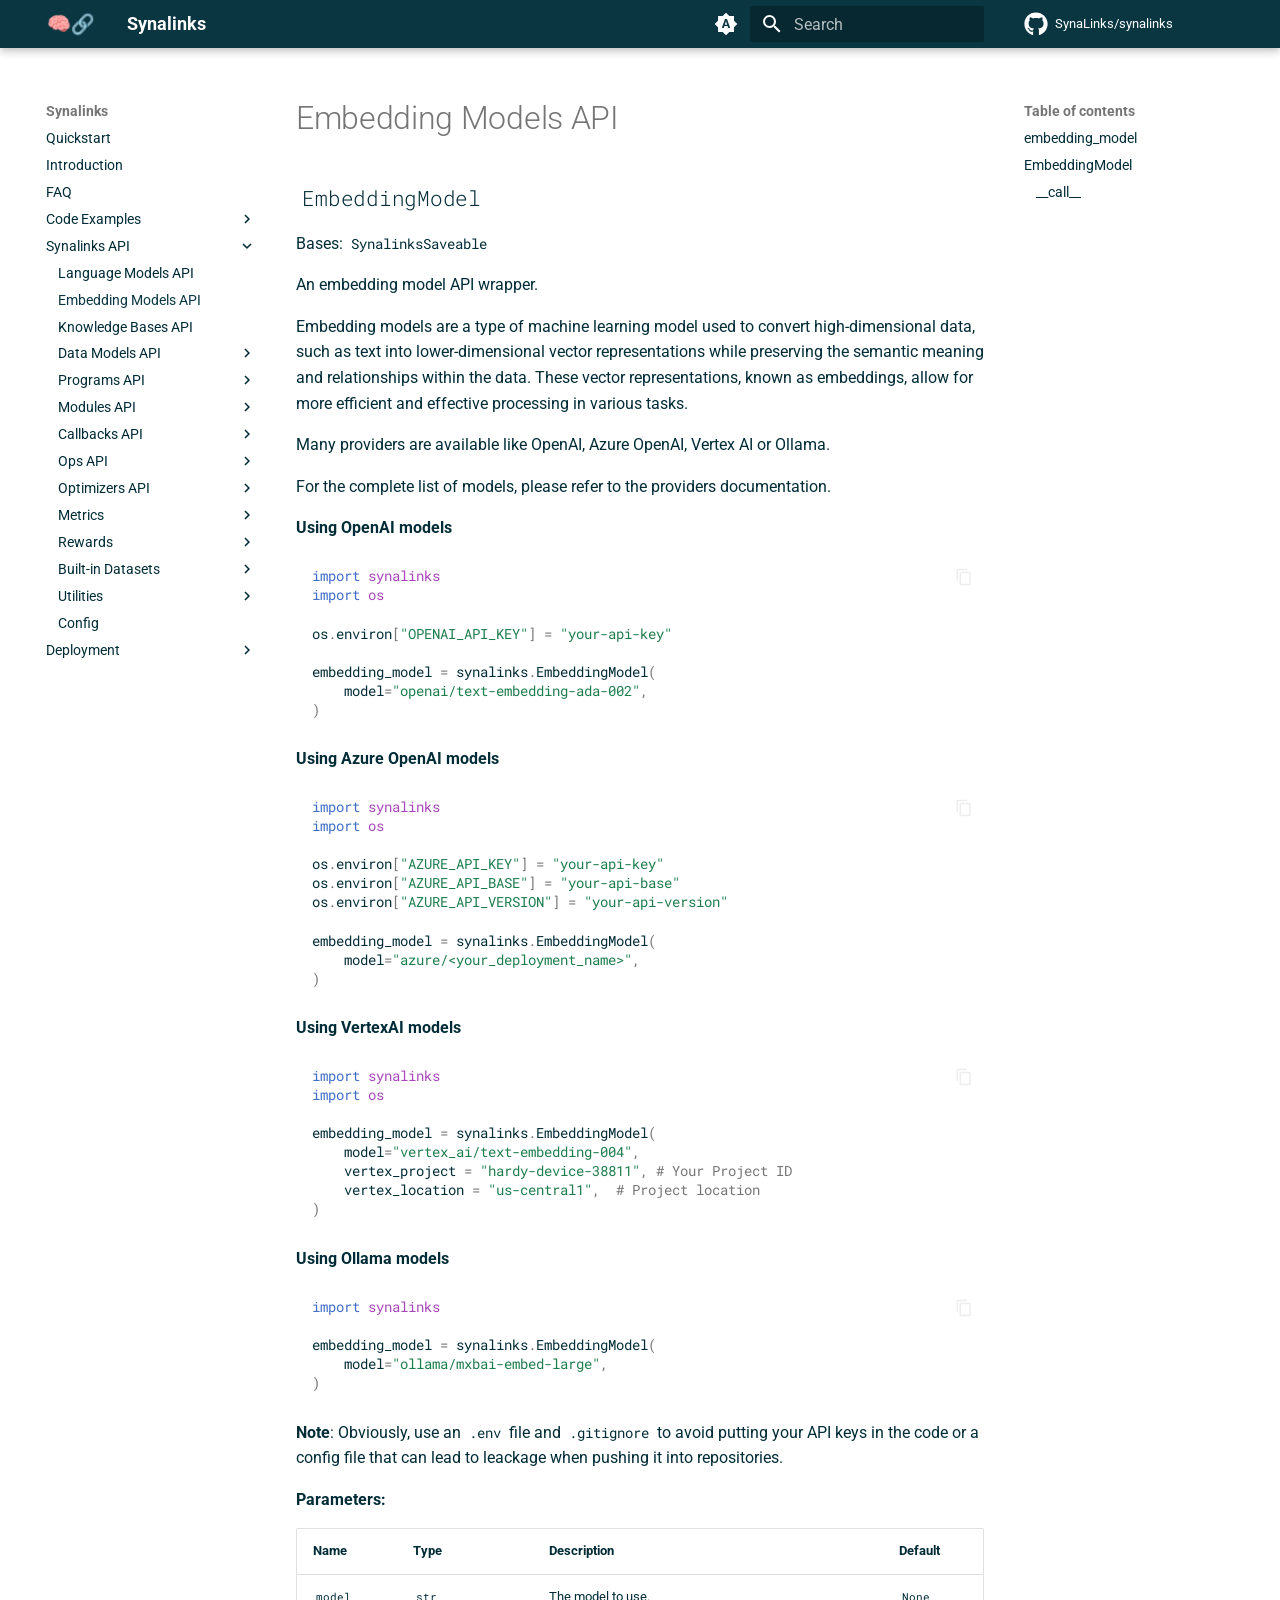
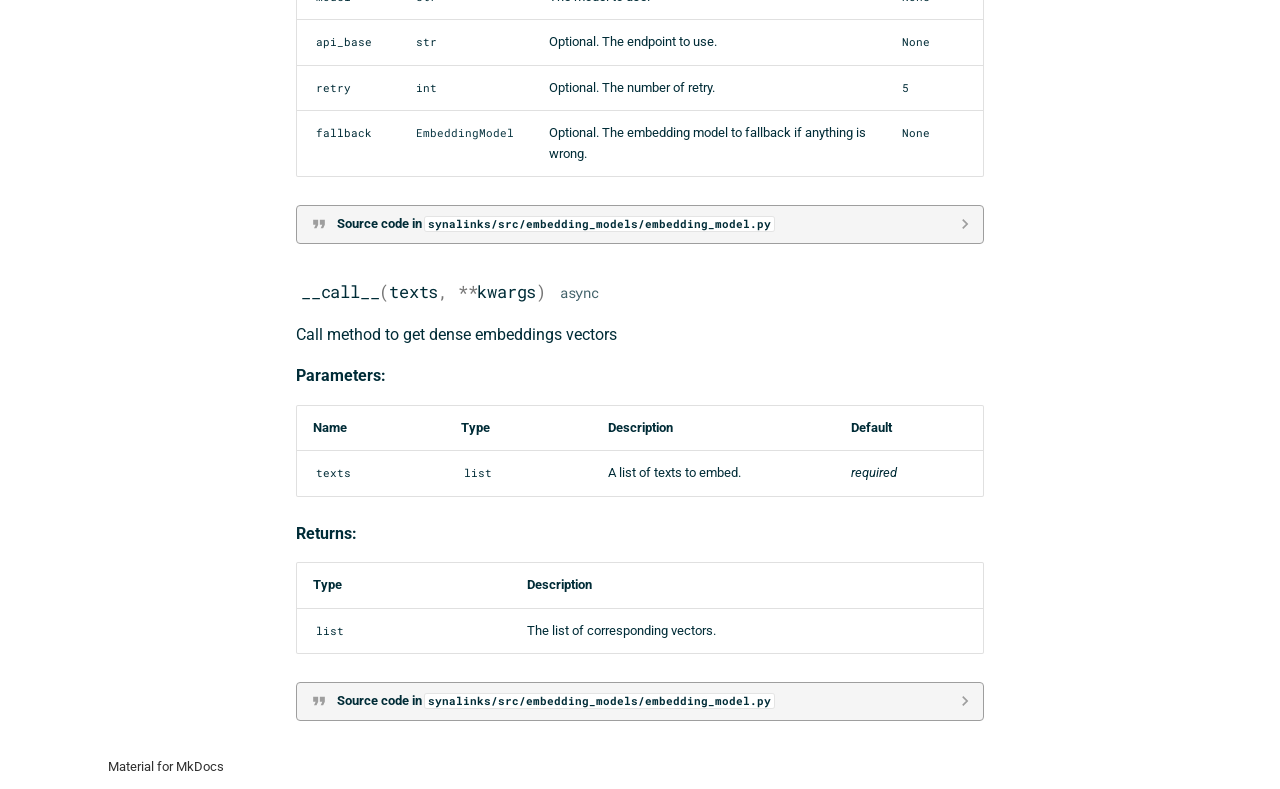
<file: Synalinks API/Embedding Models API/index.html>
<!doctype html>
<html lang="en" class="no-js">
  <head>
    
      <meta charset="utf-8">
      <meta name="viewport" content="width=device-width,initial-scale=1">
      
      
      
        <link rel="canonical" href="https://synalinks.github.io/synalinks/Synalinks%20API/Embedding%20Models%20API/">
      
      
        <link rel="prev" href="../Language%20Models%20API/">
      
      
        <link rel="next" href="../Knowledge%20Bases%20API/">
      
      
      <link rel="icon" href="../../assets/synalinks_favicon.png">
      <meta name="generator" content="mkdocs-1.6.1, mkdocs-material-9.6.14">
    
    
      
        <title>Embedding Models API - Synalinks</title>
      
    
    
      <link rel="stylesheet" href="../../assets/stylesheets/main.342714a4.min.css">
      
        
        <link rel="stylesheet" href="../../assets/stylesheets/palette.06af60db.min.css">
      
      


    
    
      
    
    
      
        
        
        <link rel="preconnect" href="https://fonts.gstatic.com" crossorigin>
        <link rel="stylesheet" href="https://fonts.googleapis.com/css?family=Roboto:300,300i,400,400i,700,700i%7CRoboto+Mono:400,400i,700,700i&display=fallback">
        <style>:root{--md-text-font:"Roboto";--md-code-font:"Roboto Mono"}</style>
      
    
    
      <link rel="stylesheet" href="../../assets/_mkdocstrings.css">
    
      <link rel="stylesheet" href="../../stylesheets/extra.css">
    
    <script>__md_scope=new URL("../..",location),__md_hash=e=>[...e].reduce(((e,_)=>(e<<5)-e+_.charCodeAt(0)),0),__md_get=(e,_=localStorage,t=__md_scope)=>JSON.parse(_.getItem(t.pathname+"."+e)),__md_set=(e,_,t=localStorage,a=__md_scope)=>{try{t.setItem(a.pathname+"."+e,JSON.stringify(_))}catch(e){}}</script>
    
      

    
    
    
   <link href="../../assets/stylesheets/glightbox.min.css" rel="stylesheet"/><style>
    html.glightbox-open { overflow: initial; height: 100%; }
    .gslide-title { margin-top: 0px; user-select: text; }
    .gslide-desc { color: #666; user-select: text; }
    .gslide-image img { background: white; }
    .gscrollbar-fixer { padding-right: 15px; }
    .gdesc-inner { font-size: 0.75rem; }
    body[data-md-color-scheme="slate"] .gdesc-inner { background: var(--md-default-bg-color);}
    body[data-md-color-scheme="slate"] .gslide-title { color: var(--md-default-fg-color);}
    body[data-md-color-scheme="slate"] .gslide-desc { color: var(--md-default-fg-color);}</style> <script src="../../assets/javascripts/glightbox.min.js"></script></head>
  
  
    
    
      
    
    
    
    
    <body dir="ltr" data-md-color-scheme="default" data-md-color-primary="indigo" data-md-color-accent="indigo">
  
    
    <input class="md-toggle" data-md-toggle="drawer" type="checkbox" id="__drawer" autocomplete="off">
    <input class="md-toggle" data-md-toggle="search" type="checkbox" id="__search" autocomplete="off">
    <label class="md-overlay" for="__drawer"></label>
    <div data-md-component="skip">
      
        
        <a href="#embedding-models-api" class="md-skip">
          Skip to content
        </a>
      
    </div>
    <div data-md-component="announce">
      
    </div>
    
    
      

  

<header class="md-header md-header--shadow" data-md-component="header">
  <nav class="md-header__inner md-grid" aria-label="Header">
    <a href="../.." title="Synalinks" class="md-header__button md-logo" aria-label="Synalinks" data-md-component="logo">
      
  <img src="../../assets/synalinks_logo.png" alt="logo">

    </a>
    <label class="md-header__button md-icon" for="__drawer">
      
      <svg xmlns="http://www.w3.org/2000/svg" viewBox="0 0 24 24"><path d="M3 6h18v2H3zm0 5h18v2H3zm0 5h18v2H3z"/></svg>
    </label>
    <div class="md-header__title" data-md-component="header-title">
      <div class="md-header__ellipsis">
        <div class="md-header__topic">
          <span class="md-ellipsis">
            Synalinks
          </span>
        </div>
        <div class="md-header__topic" data-md-component="header-topic">
          <span class="md-ellipsis">
            
              Embedding Models API
            
          </span>
        </div>
      </div>
    </div>
    
      
        <form class="md-header__option" data-md-component="palette">
  
    
    
    
    <input class="md-option" data-md-color-media="(prefers-color-scheme)" data-md-color-scheme="default" data-md-color-primary="indigo" data-md-color-accent="indigo"  aria-label="Switch to light mode"  type="radio" name="__palette" id="__palette_0">
    
      <label class="md-header__button md-icon" title="Switch to light mode" for="__palette_1" hidden>
        <svg xmlns="http://www.w3.org/2000/svg" viewBox="0 0 24 24"><path d="m14.3 16-.7-2h-3.2l-.7 2H7.8L11 7h2l3.2 9zM20 8.69V4h-4.69L12 .69 8.69 4H4v4.69L.69 12 4 15.31V20h4.69L12 23.31 15.31 20H20v-4.69L23.31 12zm-9.15 3.96h2.3L12 9z"/></svg>
      </label>
    
  
    
    
    
    <input class="md-option" data-md-color-media="(prefers-color-scheme: light)" data-md-color-scheme="default" data-md-color-primary="indigo" data-md-color-accent="indigo"  aria-label="Switch to dark mode"  type="radio" name="__palette" id="__palette_1">
    
      <label class="md-header__button md-icon" title="Switch to dark mode" for="__palette_2" hidden>
        <svg xmlns="http://www.w3.org/2000/svg" viewBox="0 0 24 24"><path d="M12 8a4 4 0 0 0-4 4 4 4 0 0 0 4 4 4 4 0 0 0 4-4 4 4 0 0 0-4-4m0 10a6 6 0 0 1-6-6 6 6 0 0 1 6-6 6 6 0 0 1 6 6 6 6 0 0 1-6 6m8-9.31V4h-4.69L12 .69 8.69 4H4v4.69L.69 12 4 15.31V20h4.69L12 23.31 15.31 20H20v-4.69L23.31 12z"/></svg>
      </label>
    
  
    
    
    
    <input class="md-option" data-md-color-media="(prefers-color-scheme: dark)" data-md-color-scheme="slate" data-md-color-primary="indigo" data-md-color-accent="indigo"  aria-label="Switch to system preference"  type="radio" name="__palette" id="__palette_2">
    
      <label class="md-header__button md-icon" title="Switch to system preference" for="__palette_0" hidden>
        <svg xmlns="http://www.w3.org/2000/svg" viewBox="0 0 24 24"><path d="M12 18c-.89 0-1.74-.2-2.5-.55C11.56 16.5 13 14.42 13 12s-1.44-4.5-3.5-5.45C10.26 6.2 11.11 6 12 6a6 6 0 0 1 6 6 6 6 0 0 1-6 6m8-9.31V4h-4.69L12 .69 8.69 4H4v4.69L.69 12 4 15.31V20h4.69L12 23.31 15.31 20H20v-4.69L23.31 12z"/></svg>
      </label>
    
  
</form>
      
    
    
      <script>var palette=__md_get("__palette");if(palette&&palette.color){if("(prefers-color-scheme)"===palette.color.media){var media=matchMedia("(prefers-color-scheme: light)"),input=document.querySelector(media.matches?"[data-md-color-media='(prefers-color-scheme: light)']":"[data-md-color-media='(prefers-color-scheme: dark)']");palette.color.media=input.getAttribute("data-md-color-media"),palette.color.scheme=input.getAttribute("data-md-color-scheme"),palette.color.primary=input.getAttribute("data-md-color-primary"),palette.color.accent=input.getAttribute("data-md-color-accent")}for(var[key,value]of Object.entries(palette.color))document.body.setAttribute("data-md-color-"+key,value)}</script>
    
    
    
      
      
        <label class="md-header__button md-icon" for="__search">
          
          <svg xmlns="http://www.w3.org/2000/svg" viewBox="0 0 24 24"><path d="M9.5 3A6.5 6.5 0 0 1 16 9.5c0 1.61-.59 3.09-1.56 4.23l.27.27h.79l5 5-1.5 1.5-5-5v-.79l-.27-.27A6.52 6.52 0 0 1 9.5 16 6.5 6.5 0 0 1 3 9.5 6.5 6.5 0 0 1 9.5 3m0 2C7 5 5 7 5 9.5S7 14 9.5 14 14 12 14 9.5 12 5 9.5 5"/></svg>
        </label>
        <div class="md-search" data-md-component="search" role="dialog">
  <label class="md-search__overlay" for="__search"></label>
  <div class="md-search__inner" role="search">
    <form class="md-search__form" name="search">
      <input type="text" class="md-search__input" name="query" aria-label="Search" placeholder="Search" autocapitalize="off" autocorrect="off" autocomplete="off" spellcheck="false" data-md-component="search-query" required>
      <label class="md-search__icon md-icon" for="__search">
        
        <svg xmlns="http://www.w3.org/2000/svg" viewBox="0 0 24 24"><path d="M9.5 3A6.5 6.5 0 0 1 16 9.5c0 1.61-.59 3.09-1.56 4.23l.27.27h.79l5 5-1.5 1.5-5-5v-.79l-.27-.27A6.52 6.52 0 0 1 9.5 16 6.5 6.5 0 0 1 3 9.5 6.5 6.5 0 0 1 9.5 3m0 2C7 5 5 7 5 9.5S7 14 9.5 14 14 12 14 9.5 12 5 9.5 5"/></svg>
        
        <svg xmlns="http://www.w3.org/2000/svg" viewBox="0 0 24 24"><path d="M20 11v2H8l5.5 5.5-1.42 1.42L4.16 12l7.92-7.92L13.5 5.5 8 11z"/></svg>
      </label>
      <nav class="md-search__options" aria-label="Search">
        
        <button type="reset" class="md-search__icon md-icon" title="Clear" aria-label="Clear" tabindex="-1">
          
          <svg xmlns="http://www.w3.org/2000/svg" viewBox="0 0 24 24"><path d="M19 6.41 17.59 5 12 10.59 6.41 5 5 6.41 10.59 12 5 17.59 6.41 19 12 13.41 17.59 19 19 17.59 13.41 12z"/></svg>
        </button>
      </nav>
      
    </form>
    <div class="md-search__output">
      <div class="md-search__scrollwrap" tabindex="0" data-md-scrollfix>
        <div class="md-search-result" data-md-component="search-result">
          <div class="md-search-result__meta">
            Initializing search
          </div>
          <ol class="md-search-result__list" role="presentation"></ol>
        </div>
      </div>
    </div>
  </div>
</div>
      
    
    
      <div class="md-header__source">
        <a href="https://github.com/SynaLinks/synalinks" title="Go to repository" class="md-source" data-md-component="source">
  <div class="md-source__icon md-icon">
    
    <svg xmlns="http://www.w3.org/2000/svg" viewBox="0 0 496 512"><!--! Font Awesome Free 6.7.2 by @fontawesome - https://fontawesome.com License - https://fontawesome.com/license/free (Icons: CC BY 4.0, Fonts: SIL OFL 1.1, Code: MIT License) Copyright 2024 Fonticons, Inc.--><path d="M165.9 397.4c0 2-2.3 3.6-5.2 3.6-3.3.3-5.6-1.3-5.6-3.6 0-2 2.3-3.6 5.2-3.6 3-.3 5.6 1.3 5.6 3.6m-31.1-4.5c-.7 2 1.3 4.3 4.3 4.9 2.6 1 5.6 0 6.2-2s-1.3-4.3-4.3-5.2c-2.6-.7-5.5.3-6.2 2.3m44.2-1.7c-2.9.7-4.9 2.6-4.6 4.9.3 2 2.9 3.3 5.9 2.6 2.9-.7 4.9-2.6 4.6-4.6-.3-1.9-3-3.2-5.9-2.9M244.8 8C106.1 8 0 113.3 0 252c0 110.9 69.8 205.8 169.5 239.2 12.8 2.3 17.3-5.6 17.3-12.1 0-6.2-.3-40.4-.3-61.4 0 0-70 15-84.7-29.8 0 0-11.4-29.1-27.8-36.6 0 0-22.9-15.7 1.6-15.4 0 0 24.9 2 38.6 25.8 21.9 38.6 58.6 27.5 72.9 20.9 2.3-16 8.8-27.1 16-33.7-55.9-6.2-112.3-14.3-112.3-110.5 0-27.5 7.6-41.3 23.6-58.9-2.6-6.5-11.1-33.3 2.6-67.9 20.9-6.5 69 27 69 27 20-5.6 41.5-8.5 62.8-8.5s42.8 2.9 62.8 8.5c0 0 48.1-33.6 69-27 13.7 34.7 5.2 61.4 2.6 67.9 16 17.7 25.8 31.5 25.8 58.9 0 96.5-58.9 104.2-114.8 110.5 9.2 7.9 17 22.9 17 46.4 0 33.7-.3 75.4-.3 83.6 0 6.5 4.6 14.4 17.3 12.1C428.2 457.8 496 362.9 496 252 496 113.3 383.5 8 244.8 8M97.2 352.9c-1.3 1-1 3.3.7 5.2 1.6 1.6 3.9 2.3 5.2 1 1.3-1 1-3.3-.7-5.2-1.6-1.6-3.9-2.3-5.2-1m-10.8-8.1c-.7 1.3.3 2.9 2.3 3.9 1.6 1 3.6.7 4.3-.7.7-1.3-.3-2.9-2.3-3.9-2-.6-3.6-.3-4.3.7m32.4 35.6c-1.6 1.3-1 4.3 1.3 6.2 2.3 2.3 5.2 2.6 6.5 1 1.3-1.3.7-4.3-1.3-6.2-2.2-2.3-5.2-2.6-6.5-1m-11.4-14.7c-1.6 1-1.6 3.6 0 5.9s4.3 3.3 5.6 2.3c1.6-1.3 1.6-3.9 0-6.2-1.4-2.3-4-3.3-5.6-2"/></svg>
  </div>
  <div class="md-source__repository">
    SynaLinks/synalinks
  </div>
</a>
      </div>
    
  </nav>
  
</header>
    
    <div class="md-container" data-md-component="container">
      
      
        
          
        
      
      <main class="md-main" data-md-component="main">
        <div class="md-main__inner md-grid">
          
            
              
              <div class="md-sidebar md-sidebar--primary" data-md-component="sidebar" data-md-type="navigation" >
                <div class="md-sidebar__scrollwrap">
                  <div class="md-sidebar__inner">
                    



<nav class="md-nav md-nav--primary" aria-label="Navigation" data-md-level="0">
  <label class="md-nav__title" for="__drawer">
    <a href="../.." title="Synalinks" class="md-nav__button md-logo" aria-label="Synalinks" data-md-component="logo">
      
  <img src="../../assets/synalinks_logo.png" alt="logo">

    </a>
    Synalinks
  </label>
  
    <div class="md-nav__source">
      <a href="https://github.com/SynaLinks/synalinks" title="Go to repository" class="md-source" data-md-component="source">
  <div class="md-source__icon md-icon">
    
    <svg xmlns="http://www.w3.org/2000/svg" viewBox="0 0 496 512"><!--! Font Awesome Free 6.7.2 by @fontawesome - https://fontawesome.com License - https://fontawesome.com/license/free (Icons: CC BY 4.0, Fonts: SIL OFL 1.1, Code: MIT License) Copyright 2024 Fonticons, Inc.--><path d="M165.9 397.4c0 2-2.3 3.6-5.2 3.6-3.3.3-5.6-1.3-5.6-3.6 0-2 2.3-3.6 5.2-3.6 3-.3 5.6 1.3 5.6 3.6m-31.1-4.5c-.7 2 1.3 4.3 4.3 4.9 2.6 1 5.6 0 6.2-2s-1.3-4.3-4.3-5.2c-2.6-.7-5.5.3-6.2 2.3m44.2-1.7c-2.9.7-4.9 2.6-4.6 4.9.3 2 2.9 3.3 5.9 2.6 2.9-.7 4.9-2.6 4.6-4.6-.3-1.9-3-3.2-5.9-2.9M244.8 8C106.1 8 0 113.3 0 252c0 110.9 69.8 205.8 169.5 239.2 12.8 2.3 17.3-5.6 17.3-12.1 0-6.2-.3-40.4-.3-61.4 0 0-70 15-84.7-29.8 0 0-11.4-29.1-27.8-36.6 0 0-22.9-15.7 1.6-15.4 0 0 24.9 2 38.6 25.8 21.9 38.6 58.6 27.5 72.9 20.9 2.3-16 8.8-27.1 16-33.7-55.9-6.2-112.3-14.3-112.3-110.5 0-27.5 7.6-41.3 23.6-58.9-2.6-6.5-11.1-33.3 2.6-67.9 20.9-6.5 69 27 69 27 20-5.6 41.5-8.5 62.8-8.5s42.8 2.9 62.8 8.5c0 0 48.1-33.6 69-27 13.7 34.7 5.2 61.4 2.6 67.9 16 17.7 25.8 31.5 25.8 58.9 0 96.5-58.9 104.2-114.8 110.5 9.2 7.9 17 22.9 17 46.4 0 33.7-.3 75.4-.3 83.6 0 6.5 4.6 14.4 17.3 12.1C428.2 457.8 496 362.9 496 252 496 113.3 383.5 8 244.8 8M97.2 352.9c-1.3 1-1 3.3.7 5.2 1.6 1.6 3.9 2.3 5.2 1 1.3-1 1-3.3-.7-5.2-1.6-1.6-3.9-2.3-5.2-1m-10.8-8.1c-.7 1.3.3 2.9 2.3 3.9 1.6 1 3.6.7 4.3-.7.7-1.3-.3-2.9-2.3-3.9-2-.6-3.6-.3-4.3.7m32.4 35.6c-1.6 1.3-1 4.3 1.3 6.2 2.3 2.3 5.2 2.6 6.5 1 1.3-1.3.7-4.3-1.3-6.2-2.2-2.3-5.2-2.6-6.5-1m-11.4-14.7c-1.6 1-1.6 3.6 0 5.9s4.3 3.3 5.6 2.3c1.6-1.3 1.6-3.9 0-6.2-1.4-2.3-4-3.3-5.6-2"/></svg>
  </div>
  <div class="md-source__repository">
    SynaLinks/synalinks
  </div>
</a>
    </div>
  
  <ul class="md-nav__list" data-md-scrollfix>
    
      
      
  
  
  
  
    <li class="md-nav__item">
      <a href="../.." class="md-nav__link">
        
  
  
  <span class="md-ellipsis">
    Quickstart
    
  </span>
  

      </a>
    </li>
  

    
      
      
  
  
  
  
    <li class="md-nav__item">
      <a href="../../Introduction/" class="md-nav__link">
        
  
  
  <span class="md-ellipsis">
    Introduction
    
  </span>
  

      </a>
    </li>
  

    
      
      
  
  
  
  
    <li class="md-nav__item">
      <a href="../../FAQ/" class="md-nav__link">
        
  
  
  <span class="md-ellipsis">
    FAQ
    
  </span>
  

      </a>
    </li>
  

    
      
      
  
  
  
  
    
    
    
    
    
    <li class="md-nav__item md-nav__item--nested">
      
        
        
        <input class="md-nav__toggle md-toggle " type="checkbox" id="__nav_4" >
        
          
          <label class="md-nav__link" for="__nav_4" id="__nav_4_label" tabindex="0">
            
  
  
  <span class="md-ellipsis">
    Code Examples
    
  </span>
  

            <span class="md-nav__icon md-icon"></span>
          </label>
        
        <nav class="md-nav" data-md-level="1" aria-labelledby="__nav_4_label" aria-expanded="false">
          <label class="md-nav__title" for="__nav_4">
            <span class="md-nav__icon md-icon"></span>
            Code Examples
          </label>
          <ul class="md-nav__list" data-md-scrollfix>
            
              
                
  
  
  
  
    
    
    
    
    
    <li class="md-nav__item md-nav__item--nested">
      
        
        
        <input class="md-nav__toggle md-toggle " type="checkbox" id="__nav_4_1" >
        
          
          <label class="md-nav__link" for="__nav_4_1" id="__nav_4_1_label" tabindex="0">
            
  
  
  <span class="md-ellipsis">
    Basics
    
  </span>
  

            <span class="md-nav__icon md-icon"></span>
          </label>
        
        <nav class="md-nav" data-md-level="2" aria-labelledby="__nav_4_1_label" aria-expanded="false">
          <label class="md-nav__title" for="__nav_4_1">
            <span class="md-nav__icon md-icon"></span>
            Basics
          </label>
          <ul class="md-nav__list" data-md-scrollfix>
            
              
                
  
  
  
  
    <li class="md-nav__item">
      <a href="../../Code%20Examples/Basics/First%20Steps/" class="md-nav__link">
        
  
  
  <span class="md-ellipsis">
    First Steps
    
  </span>
  

      </a>
    </li>
  

              
            
              
                
  
  
  
  
    <li class="md-nav__item">
      <a href="../../Code%20Examples/Basics/First%20Programs/" class="md-nav__link">
        
  
  
  <span class="md-ellipsis">
    First Programs
    
  </span>
  

      </a>
    </li>
  

              
            
              
                
  
  
  
  
    <li class="md-nav__item">
      <a href="../../Code%20Examples/Basics/Control%20Flow/" class="md-nav__link">
        
  
  
  <span class="md-ellipsis">
    Control Flow
    
  </span>
  

      </a>
    </li>
  

              
            
              
                
  
  
  
  
    <li class="md-nav__item">
      <a href="../../Code%20Examples/Basics/Conversational%20Applications/" class="md-nav__link">
        
  
  
  <span class="md-ellipsis">
    Conversational Applications
    
  </span>
  

      </a>
    </li>
  

              
            
              
                
  
  
  
  
    <li class="md-nav__item">
      <a href="../../Code%20Examples/Basics/Reward%20Metrics%20And%20Optimizers/" class="md-nav__link">
        
  
  
  <span class="md-ellipsis">
    Rewards, Metrics &amp; Optimizers
    
  </span>
  

      </a>
    </li>
  

              
            
              
                
  
  
  
  
    <li class="md-nav__item">
      <a href="../../Code%20Examples/Basics/Training%20Programs/" class="md-nav__link">
        
  
  
  <span class="md-ellipsis">
    Training Programs
    
  </span>
  

      </a>
    </li>
  

              
            
          </ul>
        </nav>
      
    </li>
  

              
            
              
                
  
  
  
  
    
    
    
    
    
    <li class="md-nav__item md-nav__item--nested">
      
        
        
        <input class="md-nav__toggle md-toggle " type="checkbox" id="__nav_4_2" >
        
          
          <label class="md-nav__link" for="__nav_4_2" id="__nav_4_2_label" tabindex="0">
            
  
  
  <span class="md-ellipsis">
    Advanced
    
  </span>
  

            <span class="md-nav__icon md-icon"></span>
          </label>
        
        <nav class="md-nav" data-md-level="2" aria-labelledby="__nav_4_2_label" aria-expanded="false">
          <label class="md-nav__title" for="__nav_4_2">
            <span class="md-nav__icon md-icon"></span>
            Advanced
          </label>
          <ul class="md-nav__list" data-md-scrollfix>
            
              
                
  
  
  
  
    <li class="md-nav__item">
      <a href="../../Code%20Examples/Advanced/Implementing%20Custom%20Modules%20And%20Programs%20Via%20Subclassing/" class="md-nav__link">
        
  
  
  <span class="md-ellipsis">
    Implementing custom modules &amp; programs via subclassing
    
  </span>
  

      </a>
    </li>
  

              
            
              
                
  
  
  
  
    <li class="md-nav__item">
      <a href="../../Code%20Examples/Advanced/First%20Knowledge%20Graph%20Schema/" class="md-nav__link">
        
  
  
  <span class="md-ellipsis">
    First Knowledge Graph Schema
    
  </span>
  

      </a>
    </li>
  

              
            
              
                
  
  
  
  
    <li class="md-nav__item">
      <a href="../../Code%20Examples/Advanced/Knowledge%20Extraction/" class="md-nav__link">
        
  
  
  <span class="md-ellipsis">
    Knowledge Extraction
    
  </span>
  

      </a>
    </li>
  

              
            
              
                
  
  
  
  
    <li class="md-nav__item">
      <a href="../../Code%20Examples/Advanced/Retrieval%20Augmented%20Generation/" class="md-nav__link">
        
  
  
  <span class="md-ellipsis">
    Retrieval Augmented Generation
    
  </span>
  

      </a>
    </li>
  

              
            
          </ul>
        </nav>
      
    </li>
  

              
            
          </ul>
        </nav>
      
    </li>
  

    
      
      
  
  
    
  
  
  
    
    
    
    
    
    <li class="md-nav__item md-nav__item--active md-nav__item--nested">
      
        
        
        <input class="md-nav__toggle md-toggle " type="checkbox" id="__nav_5" checked>
        
          
          <label class="md-nav__link" for="__nav_5" id="__nav_5_label" tabindex="0">
            
  
  
  <span class="md-ellipsis">
    Synalinks API
    
  </span>
  

            <span class="md-nav__icon md-icon"></span>
          </label>
        
        <nav class="md-nav" data-md-level="1" aria-labelledby="__nav_5_label" aria-expanded="true">
          <label class="md-nav__title" for="__nav_5">
            <span class="md-nav__icon md-icon"></span>
            Synalinks API
          </label>
          <ul class="md-nav__list" data-md-scrollfix>
            
              
                
  
  
  
  
    <li class="md-nav__item">
      <a href="../Language%20Models%20API/" class="md-nav__link">
        
  
  
  <span class="md-ellipsis">
    Language Models API
    
  </span>
  

      </a>
    </li>
  

              
            
              
                
  
  
    
  
  
  
    <li class="md-nav__item md-nav__item--active">
      
      <input class="md-nav__toggle md-toggle" type="checkbox" id="__toc">
      
      
        
      
      
        <label class="md-nav__link md-nav__link--active" for="__toc">
          
  
  
  <span class="md-ellipsis">
    Embedding Models API
    
  </span>
  

          <span class="md-nav__icon md-icon"></span>
        </label>
      
      <a href="./" class="md-nav__link md-nav__link--active">
        
  
  
  <span class="md-ellipsis">
    Embedding Models API
    
  </span>
  

      </a>
      
        

<nav class="md-nav md-nav--secondary" aria-label="Table of contents">
  
  
  
    
  
  
    <label class="md-nav__title" for="__toc">
      <span class="md-nav__icon md-icon"></span>
      Table of contents
    </label>
    <ul class="md-nav__list" data-md-component="toc" data-md-scrollfix>
      
        <li class="md-nav__item">
  <a href="#synalinks.src.embedding_models.embedding_model" class="md-nav__link">
    <span class="md-ellipsis">
      embedding_model
    </span>
  </a>
  
</li>
      
        <li class="md-nav__item">
  <a href="#synalinks.src.embedding_models.embedding_model.EmbeddingModel" class="md-nav__link">
    <span class="md-ellipsis">
      EmbeddingModel
    </span>
  </a>
  
    <nav class="md-nav" aria-label="EmbeddingModel">
      <ul class="md-nav__list">
        
          <li class="md-nav__item">
  <a href="#synalinks.src.embedding_models.embedding_model.EmbeddingModel.__call__" class="md-nav__link">
    <span class="md-ellipsis">
      __call__
    </span>
  </a>
  
</li>
        
      </ul>
    </nav>
  
</li>
      
    </ul>
  
</nav>
      
    </li>
  

              
            
              
                
  
  
  
  
    <li class="md-nav__item">
      <a href="../Knowledge%20Bases%20API/" class="md-nav__link">
        
  
  
  <span class="md-ellipsis">
    Knowledge Bases API
    
  </span>
  

      </a>
    </li>
  

              
            
              
                
  
  
  
  
    
    
    
    
    
    <li class="md-nav__item md-nav__item--nested">
      
        
        
        <input class="md-nav__toggle md-toggle " type="checkbox" id="__nav_5_4" >
        
          
          <label class="md-nav__link" for="__nav_5_4" id="__nav_5_4_label" tabindex="0">
            
  
  
  <span class="md-ellipsis">
    Data Models API
    
  </span>
  

            <span class="md-nav__icon md-icon"></span>
          </label>
        
        <nav class="md-nav" data-md-level="2" aria-labelledby="__nav_5_4_label" aria-expanded="false">
          <label class="md-nav__title" for="__nav_5_4">
            <span class="md-nav__icon md-icon"></span>
            Data Models API
          </label>
          <ul class="md-nav__list" data-md-scrollfix>
            
              
                
  
  
  
  
    <li class="md-nav__item">
      <a href="../Data%20Models%20API/" class="md-nav__link">
        
  
  
  <span class="md-ellipsis">
    Data Models API
    
  </span>
  

      </a>
    </li>
  

              
            
              
                
  
  
  
  
    <li class="md-nav__item">
      <a href="../Data%20Models%20API/The%20DataModel%20class/" class="md-nav__link">
        
  
  
  <span class="md-ellipsis">
    The DataModel class
    
  </span>
  

      </a>
    </li>
  

              
            
              
                
  
  
  
  
    <li class="md-nav__item">
      <a href="../Data%20Models%20API/The%20JsonDataModel%20class/" class="md-nav__link">
        
  
  
  <span class="md-ellipsis">
    The JsonDataModel class
    
  </span>
  

      </a>
    </li>
  

              
            
              
                
  
  
  
  
    <li class="md-nav__item">
      <a href="../Data%20Models%20API/The%20SymbolicDataModel%20class/" class="md-nav__link">
        
  
  
  <span class="md-ellipsis">
    The SymbolicDataModel class
    
  </span>
  

      </a>
    </li>
  

              
            
              
                
  
  
  
  
    <li class="md-nav__item">
      <a href="../Data%20Models%20API/The%20Variable%20class/" class="md-nav__link">
        
  
  
  <span class="md-ellipsis">
    The Variable class
    
  </span>
  

      </a>
    </li>
  

              
            
              
                
  
  
  
  
    <li class="md-nav__item">
      <a href="../Data%20Models%20API/The%20Base%20DataModels/" class="md-nav__link">
        
  
  
  <span class="md-ellipsis">
    The Base DataModels
    
  </span>
  

      </a>
    </li>
  

              
            
          </ul>
        </nav>
      
    </li>
  

              
            
              
                
  
  
  
  
    
    
    
    
    
    <li class="md-nav__item md-nav__item--nested">
      
        
        
        <input class="md-nav__toggle md-toggle " type="checkbox" id="__nav_5_5" >
        
          
          <label class="md-nav__link" for="__nav_5_5" id="__nav_5_5_label" tabindex="0">
            
  
  
  <span class="md-ellipsis">
    Programs API
    
  </span>
  

            <span class="md-nav__icon md-icon"></span>
          </label>
        
        <nav class="md-nav" data-md-level="2" aria-labelledby="__nav_5_5_label" aria-expanded="false">
          <label class="md-nav__title" for="__nav_5_5">
            <span class="md-nav__icon md-icon"></span>
            Programs API
          </label>
          <ul class="md-nav__list" data-md-scrollfix>
            
              
                
  
  
  
  
    <li class="md-nav__item">
      <a href="../Programs%20API/" class="md-nav__link">
        
  
  
  <span class="md-ellipsis">
    Programs API
    
  </span>
  

      </a>
    </li>
  

              
            
              
                
  
  
  
  
    <li class="md-nav__item">
      <a href="../Programs%20API/The%20Program%20class/" class="md-nav__link">
        
  
  
  <span class="md-ellipsis">
    The Program class
    
  </span>
  

      </a>
    </li>
  

              
            
              
                
  
  
  
  
    <li class="md-nav__item">
      <a href="../Programs%20API/The%20Sequential%20class/" class="md-nav__link">
        
  
  
  <span class="md-ellipsis">
    The Sequential class
    
  </span>
  

      </a>
    </li>
  

              
            
              
                
  
  
  
  
    <li class="md-nav__item">
      <a href="../Programs%20API/Program%20training%20API/" class="md-nav__link">
        
  
  
  <span class="md-ellipsis">
    Program training API
    
  </span>
  

      </a>
    </li>
  

              
            
              
                
  
  
  
  
    
    
    
    
    
    <li class="md-nav__item md-nav__item--nested">
      
        
        
        <input class="md-nav__toggle md-toggle " type="checkbox" id="__nav_5_5_5" >
        
          
          <label class="md-nav__link" for="__nav_5_5_5" id="__nav_5_5_5_label" tabindex="0">
            
  
  
  <span class="md-ellipsis">
    Program Saving API
    
  </span>
  

            <span class="md-nav__icon md-icon"></span>
          </label>
        
        <nav class="md-nav" data-md-level="3" aria-labelledby="__nav_5_5_5_label" aria-expanded="false">
          <label class="md-nav__title" for="__nav_5_5_5">
            <span class="md-nav__icon md-icon"></span>
            Program Saving API
          </label>
          <ul class="md-nav__list" data-md-scrollfix>
            
              
                
  
  
  
  
    <li class="md-nav__item">
      <a href="../Programs%20API/Program%20Saving%20API/Program%20saving%20and%20loading/" class="md-nav__link">
        
  
  
  <span class="md-ellipsis">
    Program saving and loading
    
  </span>
  

      </a>
    </li>
  

              
            
              
                
  
  
  
  
    <li class="md-nav__item">
      <a href="../Programs%20API/Program%20Saving%20API/Variable%20saving%20and%20loading/" class="md-nav__link">
        
  
  
  <span class="md-ellipsis">
    Variable saving and loading
    
  </span>
  

      </a>
    </li>
  

              
            
          </ul>
        </nav>
      
    </li>
  

              
            
          </ul>
        </nav>
      
    </li>
  

              
            
              
                
  
  
  
  
    
    
    
    
    
    <li class="md-nav__item md-nav__item--nested">
      
        
        
        <input class="md-nav__toggle md-toggle " type="checkbox" id="__nav_5_6" >
        
          
          <label class="md-nav__link" for="__nav_5_6" id="__nav_5_6_label" tabindex="0">
            
  
  
  <span class="md-ellipsis">
    Modules API
    
  </span>
  

            <span class="md-nav__icon md-icon"></span>
          </label>
        
        <nav class="md-nav" data-md-level="2" aria-labelledby="__nav_5_6_label" aria-expanded="false">
          <label class="md-nav__title" for="__nav_5_6">
            <span class="md-nav__icon md-icon"></span>
            Modules API
          </label>
          <ul class="md-nav__list" data-md-scrollfix>
            
              
                
  
  
  
  
    <li class="md-nav__item">
      <a href="../Modules%20API/" class="md-nav__link">
        
  
  
  <span class="md-ellipsis">
    Modules API
    
  </span>
  

      </a>
    </li>
  

              
            
              
                
  
  
  
  
    <li class="md-nav__item">
      <a href="../Modules%20API/Base%20Module%20class/" class="md-nav__link">
        
  
  
  <span class="md-ellipsis">
    Base Module class
    
  </span>
  

      </a>
    </li>
  

              
            
              
                
  
  
  
  
    
    
    
    
    
    <li class="md-nav__item md-nav__item--nested">
      
        
        
        <input class="md-nav__toggle md-toggle " type="checkbox" id="__nav_5_6_3" >
        
          
          <label class="md-nav__link" for="__nav_5_6_3" id="__nav_5_6_3_label" tabindex="0">
            
  
  
  <span class="md-ellipsis">
    Core Modules
    
  </span>
  

            <span class="md-nav__icon md-icon"></span>
          </label>
        
        <nav class="md-nav" data-md-level="3" aria-labelledby="__nav_5_6_3_label" aria-expanded="false">
          <label class="md-nav__title" for="__nav_5_6_3">
            <span class="md-nav__icon md-icon"></span>
            Core Modules
          </label>
          <ul class="md-nav__list" data-md-scrollfix>
            
              
                
  
  
  
  
    <li class="md-nav__item">
      <a href="../Modules%20API/Core%20Modules/" class="md-nav__link">
        
  
  
  <span class="md-ellipsis">
    Core Modules
    
  </span>
  

      </a>
    </li>
  

              
            
              
                
  
  
  
  
    <li class="md-nav__item">
      <a href="../Modules%20API/Core%20Modules/Input%20module/" class="md-nav__link">
        
  
  
  <span class="md-ellipsis">
    Input module
    
  </span>
  

      </a>
    </li>
  

              
            
              
                
  
  
  
  
    <li class="md-nav__item">
      <a href="../Modules%20API/Core%20Modules/Identity%20module/" class="md-nav__link">
        
  
  
  <span class="md-ellipsis">
    Identity module
    
  </span>
  

      </a>
    </li>
  

              
            
              
                
  
  
  
  
    <li class="md-nav__item">
      <a href="../Modules%20API/Core%20Modules/Not%20module/" class="md-nav__link">
        
  
  
  <span class="md-ellipsis">
    Not module
    
  </span>
  

      </a>
    </li>
  

              
            
              
                
  
  
  
  
    <li class="md-nav__item">
      <a href="../Modules%20API/Core%20Modules/Generator%20module/" class="md-nav__link">
        
  
  
  <span class="md-ellipsis">
    Generator module
    
  </span>
  

      </a>
    </li>
  

              
            
              
                
  
  
  
  
    <li class="md-nav__item">
      <a href="../Modules%20API/Core%20Modules/Decision%20module/" class="md-nav__link">
        
  
  
  <span class="md-ellipsis">
    Decision module
    
  </span>
  

      </a>
    </li>
  

              
            
              
                
  
  
  
  
    <li class="md-nav__item">
      <a href="../Modules%20API/Core%20Modules/Action%20module/" class="md-nav__link">
        
  
  
  <span class="md-ellipsis">
    Action module
    
  </span>
  

      </a>
    </li>
  

              
            
              
                
  
  
  
  
    <li class="md-nav__item">
      <a href="../Modules%20API/Core%20Modules/Branch%20module/" class="md-nav__link">
        
  
  
  <span class="md-ellipsis">
    Branch module
    
  </span>
  

      </a>
    </li>
  

              
            
          </ul>
        </nav>
      
    </li>
  

              
            
              
                
  
  
  
  
    
    
    
    
    
    <li class="md-nav__item md-nav__item--nested">
      
        
        
        <input class="md-nav__toggle md-toggle " type="checkbox" id="__nav_5_6_4" >
        
          
          <label class="md-nav__link" for="__nav_5_6_4" id="__nav_5_6_4_label" tabindex="0">
            
  
  
  <span class="md-ellipsis">
    Knowledge Modules
    
  </span>
  

            <span class="md-nav__icon md-icon"></span>
          </label>
        
        <nav class="md-nav" data-md-level="3" aria-labelledby="__nav_5_6_4_label" aria-expanded="false">
          <label class="md-nav__title" for="__nav_5_6_4">
            <span class="md-nav__icon md-icon"></span>
            Knowledge Modules
          </label>
          <ul class="md-nav__list" data-md-scrollfix>
            
              
                
  
  
  
  
    <li class="md-nav__item">
      <a href="../Modules%20API/Knowledge%20Modules/" class="md-nav__link">
        
  
  
  <span class="md-ellipsis">
    Knowledge Modules
    
  </span>
  

      </a>
    </li>
  

              
            
              
                
  
  
  
  
    <li class="md-nav__item">
      <a href="../Modules%20API/Knowledge%20Modules/Embedding%20module/" class="md-nav__link">
        
  
  
  <span class="md-ellipsis">
    Embedding module
    
  </span>
  

      </a>
    </li>
  

              
            
              
                
  
  
  
  
    <li class="md-nav__item">
      <a href="../Modules%20API/Knowledge%20Modules/UpdateKnowledge%20module/" class="md-nav__link">
        
  
  
  <span class="md-ellipsis">
    UpdateKnowledge module
    
  </span>
  

      </a>
    </li>
  

              
            
              
                
  
  
  
  
    <li class="md-nav__item">
      <a href="../Modules%20API/Knowledge%20Modules/EntityRetriever%20module/" class="md-nav__link">
        
  
  
  <span class="md-ellipsis">
    EntityRetriever module
    
  </span>
  

      </a>
    </li>
  

              
            
              
                
  
  
  
  
    <li class="md-nav__item">
      <a href="../Modules%20API/Knowledge%20Modules/KnowledgeRetriever%20module/" class="md-nav__link">
        
  
  
  <span class="md-ellipsis">
    KnowledgeRetriever module
    
  </span>
  

      </a>
    </li>
  

              
            
          </ul>
        </nav>
      
    </li>
  

              
            
              
                
  
  
  
  
    
    
    
    
    
    <li class="md-nav__item md-nav__item--nested">
      
        
        
        <input class="md-nav__toggle md-toggle " type="checkbox" id="__nav_5_6_5" >
        
          
          <label class="md-nav__link" for="__nav_5_6_5" id="__nav_5_6_5_label" tabindex="0">
            
  
  
  <span class="md-ellipsis">
    Merging Modules
    
  </span>
  

            <span class="md-nav__icon md-icon"></span>
          </label>
        
        <nav class="md-nav" data-md-level="3" aria-labelledby="__nav_5_6_5_label" aria-expanded="false">
          <label class="md-nav__title" for="__nav_5_6_5">
            <span class="md-nav__icon md-icon"></span>
            Merging Modules
          </label>
          <ul class="md-nav__list" data-md-scrollfix>
            
              
                
  
  
  
  
    <li class="md-nav__item">
      <a href="../Modules%20API/Merging%20Modules/" class="md-nav__link">
        
  
  
  <span class="md-ellipsis">
    Merging Modules
    
  </span>
  

      </a>
    </li>
  

              
            
              
                
  
  
  
  
    <li class="md-nav__item">
      <a href="../Modules%20API/Merging%20Modules/Concat%20module/" class="md-nav__link">
        
  
  
  <span class="md-ellipsis">
    Concat module
    
  </span>
  

      </a>
    </li>
  

              
            
              
                
  
  
  
  
    <li class="md-nav__item">
      <a href="../Modules%20API/Merging%20Modules/And%20module/" class="md-nav__link">
        
  
  
  <span class="md-ellipsis">
    And module
    
  </span>
  

      </a>
    </li>
  

              
            
              
                
  
  
  
  
    <li class="md-nav__item">
      <a href="../Modules%20API/Merging%20Modules/Or%20module/" class="md-nav__link">
        
  
  
  <span class="md-ellipsis">
    Or module
    
  </span>
  

      </a>
    </li>
  

              
            
              
                
  
  
  
  
    <li class="md-nav__item">
      <a href="../Modules%20API/Merging%20Modules/Xor%20module/" class="md-nav__link">
        
  
  
  <span class="md-ellipsis">
    Xor module
    
  </span>
  

      </a>
    </li>
  

              
            
          </ul>
        </nav>
      
    </li>
  

              
            
              
                
  
  
  
  
    
    
    
    
    
    <li class="md-nav__item md-nav__item--nested">
      
        
        
        <input class="md-nav__toggle md-toggle " type="checkbox" id="__nav_5_6_6" >
        
          
          <label class="md-nav__link" for="__nav_5_6_6" id="__nav_5_6_6_label" tabindex="0">
            
  
  
  <span class="md-ellipsis">
    Test Time Compute Modules
    
  </span>
  

            <span class="md-nav__icon md-icon"></span>
          </label>
        
        <nav class="md-nav" data-md-level="3" aria-labelledby="__nav_5_6_6_label" aria-expanded="false">
          <label class="md-nav__title" for="__nav_5_6_6">
            <span class="md-nav__icon md-icon"></span>
            Test Time Compute Modules
          </label>
          <ul class="md-nav__list" data-md-scrollfix>
            
              
                
  
  
  
  
    <li class="md-nav__item">
      <a href="../Modules%20API/Test%20Time%20Compute%20Modules/" class="md-nav__link">
        
  
  
  <span class="md-ellipsis">
    Test Time Compute Modules
    
  </span>
  

      </a>
    </li>
  

              
            
              
                
  
  
  
  
    <li class="md-nav__item">
      <a href="../Modules%20API/Test%20Time%20Compute%20Modules/ChainOfThought%20module/" class="md-nav__link">
        
  
  
  <span class="md-ellipsis">
    ChainOfThought module
    
  </span>
  

      </a>
    </li>
  

              
            
              
                
  
  
  
  
    <li class="md-nav__item">
      <a href="../Modules%20API/Test%20Time%20Compute%20Modules/SelfCritique%20module/" class="md-nav__link">
        
  
  
  <span class="md-ellipsis">
    SelfCritique module
    
  </span>
  

      </a>
    </li>
  

              
            
          </ul>
        </nav>
      
    </li>
  

              
            
              
                
  
  
  
  
    
    
    
    
    
    <li class="md-nav__item md-nav__item--nested">
      
        
        
        <input class="md-nav__toggle md-toggle " type="checkbox" id="__nav_5_6_7" >
        
          
          <label class="md-nav__link" for="__nav_5_6_7" id="__nav_5_6_7_label" tabindex="0">
            
  
  
  <span class="md-ellipsis">
    Agents Modules
    
  </span>
  

            <span class="md-nav__icon md-icon"></span>
          </label>
        
        <nav class="md-nav" data-md-level="3" aria-labelledby="__nav_5_6_7_label" aria-expanded="false">
          <label class="md-nav__title" for="__nav_5_6_7">
            <span class="md-nav__icon md-icon"></span>
            Agents Modules
          </label>
          <ul class="md-nav__list" data-md-scrollfix>
            
              
                
  
  
  
  
    <li class="md-nav__item">
      <a href="../Modules%20API/Agents%20Modules/" class="md-nav__link">
        
  
  
  <span class="md-ellipsis">
    Agent Modules
    
  </span>
  

      </a>
    </li>
  

              
            
              
                
  
  
  
  
    <li class="md-nav__item">
      <a href="../Modules%20API/Agents%20Modules/ReACT%20Agent%20module/" class="md-nav__link">
        
  
  
  <span class="md-ellipsis">
    ReACT Agent module
    
  </span>
  

      </a>
    </li>
  

              
            
          </ul>
        </nav>
      
    </li>
  

              
            
          </ul>
        </nav>
      
    </li>
  

              
            
              
                
  
  
  
  
    
    
    
    
    
    <li class="md-nav__item md-nav__item--nested">
      
        
        
        <input class="md-nav__toggle md-toggle " type="checkbox" id="__nav_5_7" >
        
          
          <label class="md-nav__link" for="__nav_5_7" id="__nav_5_7_label" tabindex="0">
            
  
  
  <span class="md-ellipsis">
    Callbacks API
    
  </span>
  

            <span class="md-nav__icon md-icon"></span>
          </label>
        
        <nav class="md-nav" data-md-level="2" aria-labelledby="__nav_5_7_label" aria-expanded="false">
          <label class="md-nav__title" for="__nav_5_7">
            <span class="md-nav__icon md-icon"></span>
            Callbacks API
          </label>
          <ul class="md-nav__list" data-md-scrollfix>
            
              
                
  
  
  
  
    <li class="md-nav__item">
      <a href="../Callbacks%20API/" class="md-nav__link">
        
  
  
  <span class="md-ellipsis">
    Callbacks API
    
  </span>
  

      </a>
    </li>
  

              
            
              
                
  
  
  
  
    <li class="md-nav__item">
      <a href="../Callbacks%20API/Base%20Callback%20class/" class="md-nav__link">
        
  
  
  <span class="md-ellipsis">
    Base Callback class
    
  </span>
  

      </a>
    </li>
  

              
            
              
                
  
  
  
  
    <li class="md-nav__item">
      <a href="../Callbacks%20API/ProgramCheckpoint/" class="md-nav__link">
        
  
  
  <span class="md-ellipsis">
    ProgramCheckpoint
    
  </span>
  

      </a>
    </li>
  

              
            
              
                
  
  
  
  
    <li class="md-nav__item">
      <a href="../Callbacks%20API/CSVLogger/" class="md-nav__link">
        
  
  
  <span class="md-ellipsis">
    CSVLogger
    
  </span>
  

      </a>
    </li>
  

              
            
          </ul>
        </nav>
      
    </li>
  

              
            
              
                
  
  
  
  
    
    
    
    
    
    <li class="md-nav__item md-nav__item--nested">
      
        
        
        <input class="md-nav__toggle md-toggle " type="checkbox" id="__nav_5_8" >
        
          
          <label class="md-nav__link" for="__nav_5_8" id="__nav_5_8_label" tabindex="0">
            
  
  
  <span class="md-ellipsis">
    Ops API
    
  </span>
  

            <span class="md-nav__icon md-icon"></span>
          </label>
        
        <nav class="md-nav" data-md-level="2" aria-labelledby="__nav_5_8_label" aria-expanded="false">
          <label class="md-nav__title" for="__nav_5_8">
            <span class="md-nav__icon md-icon"></span>
            Ops API
          </label>
          <ul class="md-nav__list" data-md-scrollfix>
            
              
                
  
  
  
  
    <li class="md-nav__item">
      <a href="../Ops%20API/" class="md-nav__link">
        
  
  
  <span class="md-ellipsis">
    Ops API
    
  </span>
  

      </a>
    </li>
  

              
            
              
                
  
  
  
  
    <li class="md-nav__item">
      <a href="../Ops%20API/JSON%20Ops/" class="md-nav__link">
        
  
  
  <span class="md-ellipsis">
    JSON Ops
    
  </span>
  

      </a>
    </li>
  

              
            
              
                
  
  
  
  
    <li class="md-nav__item">
      <a href="../Ops%20API/Language%20Models%20Ops/" class="md-nav__link">
        
  
  
  <span class="md-ellipsis">
    Language Models Ops
    
  </span>
  

      </a>
    </li>
  

              
            
              
                
  
  
  
  
    <li class="md-nav__item">
      <a href="../Ops%20API/Embedding%20Models%20Ops/" class="md-nav__link">
        
  
  
  <span class="md-ellipsis">
    Embedding Models Ops
    
  </span>
  

      </a>
    </li>
  

              
            
          </ul>
        </nav>
      
    </li>
  

              
            
              
                
  
  
  
  
    
    
    
    
    
    <li class="md-nav__item md-nav__item--nested">
      
        
        
        <input class="md-nav__toggle md-toggle " type="checkbox" id="__nav_5_9" >
        
          
          <label class="md-nav__link" for="__nav_5_9" id="__nav_5_9_label" tabindex="0">
            
  
  
  <span class="md-ellipsis">
    Optimizers API
    
  </span>
  

            <span class="md-nav__icon md-icon"></span>
          </label>
        
        <nav class="md-nav" data-md-level="2" aria-labelledby="__nav_5_9_label" aria-expanded="false">
          <label class="md-nav__title" for="__nav_5_9">
            <span class="md-nav__icon md-icon"></span>
            Optimizers API
          </label>
          <ul class="md-nav__list" data-md-scrollfix>
            
              
                
  
  
  
  
    <li class="md-nav__item">
      <a href="../Optimizers%20API/" class="md-nav__link">
        
  
  
  <span class="md-ellipsis">
    Optimizers API
    
  </span>
  

      </a>
    </li>
  

              
            
              
                
  
  
  
  
    <li class="md-nav__item">
      <a href="../Optimizers%20API/Base%20Optimizer%20class/" class="md-nav__link">
        
  
  
  <span class="md-ellipsis">
    Base Optimizer class
    
  </span>
  

      </a>
    </li>
  

              
            
              
                
  
  
  
  
    <li class="md-nav__item">
      <a href="../Optimizers%20API/RandomFewShot/" class="md-nav__link">
        
  
  
  <span class="md-ellipsis">
    RandomFewShot
    
  </span>
  

      </a>
    </li>
  

              
            
              
                
  
  
  
  
    <li class="md-nav__item">
      <a href="../Optimizers%20API/OPRO/" class="md-nav__link">
        
  
  
  <span class="md-ellipsis">
    OPRO
    
  </span>
  

      </a>
    </li>
  

              
            
              
                
  
  
  
  
    <li class="md-nav__item">
      <a href="../Optimizers%20API/FewShotOPRO/" class="md-nav__link">
        
  
  
  <span class="md-ellipsis">
    FewShotOPRO
    
  </span>
  

      </a>
    </li>
  

              
            
          </ul>
        </nav>
      
    </li>
  

              
            
              
                
  
  
  
  
    
    
    
    
    
    <li class="md-nav__item md-nav__item--nested">
      
        
        
        <input class="md-nav__toggle md-toggle " type="checkbox" id="__nav_5_10" >
        
          
          <label class="md-nav__link" for="__nav_5_10" id="__nav_5_10_label" tabindex="0">
            
  
  
  <span class="md-ellipsis">
    Metrics
    
  </span>
  

            <span class="md-nav__icon md-icon"></span>
          </label>
        
        <nav class="md-nav" data-md-level="2" aria-labelledby="__nav_5_10_label" aria-expanded="false">
          <label class="md-nav__title" for="__nav_5_10">
            <span class="md-nav__icon md-icon"></span>
            Metrics
          </label>
          <ul class="md-nav__list" data-md-scrollfix>
            
              
                
  
  
  
  
    <li class="md-nav__item">
      <a href="../Metrics/" class="md-nav__link">
        
  
  
  <span class="md-ellipsis">
    Metrics
    
  </span>
  

      </a>
    </li>
  

              
            
              
                
  
  
  
  
    <li class="md-nav__item">
      <a href="../Metrics/Base%20Metric%20class/" class="md-nav__link">
        
  
  
  <span class="md-ellipsis">
    Base Metric class
    
  </span>
  

      </a>
    </li>
  

              
            
              
                
  
  
  
  
    <li class="md-nav__item">
      <a href="../Metrics/Metric%20wrappers%20and%20reduction%20metrics/" class="md-nav__link">
        
  
  
  <span class="md-ellipsis">
    Metric wrappers and reduction metrics
    
  </span>
  

      </a>
    </li>
  

              
            
              
                
  
  
  
  
    <li class="md-nav__item">
      <a href="../Metrics/Regression%20metrics/" class="md-nav__link">
        
  
  
  <span class="md-ellipsis">
    Regression metrics
    
  </span>
  

      </a>
    </li>
  

              
            
              
                
  
  
  
  
    <li class="md-nav__item">
      <a href="../Metrics/FScore%20metrics/" class="md-nav__link">
        
  
  
  <span class="md-ellipsis">
    FScore metrics
    
  </span>
  

      </a>
    </li>
  

              
            
          </ul>
        </nav>
      
    </li>
  

              
            
              
                
  
  
  
  
    
    
    
    
    
    <li class="md-nav__item md-nav__item--nested">
      
        
        
        <input class="md-nav__toggle md-toggle " type="checkbox" id="__nav_5_11" >
        
          
          <label class="md-nav__link" for="__nav_5_11" id="__nav_5_11_label" tabindex="0">
            
  
  
  <span class="md-ellipsis">
    Rewards
    
  </span>
  

            <span class="md-nav__icon md-icon"></span>
          </label>
        
        <nav class="md-nav" data-md-level="2" aria-labelledby="__nav_5_11_label" aria-expanded="false">
          <label class="md-nav__title" for="__nav_5_11">
            <span class="md-nav__icon md-icon"></span>
            Rewards
          </label>
          <ul class="md-nav__list" data-md-scrollfix>
            
              
                
  
  
  
  
    <li class="md-nav__item">
      <a href="../Rewards/" class="md-nav__link">
        
  
  
  <span class="md-ellipsis">
    Rewards
    
  </span>
  

      </a>
    </li>
  

              
            
              
                
  
  
  
  
    <li class="md-nav__item">
      <a href="../Rewards/ExactMatch%20reward/" class="md-nav__link">
        
  
  
  <span class="md-ellipsis">
    ExactMatch reward
    
  </span>
  

      </a>
    </li>
  

              
            
              
                
  
  
  
  
    <li class="md-nav__item">
      <a href="../Rewards/CosineSimilarity%20reward/" class="md-nav__link">
        
  
  
  <span class="md-ellipsis">
    CosineSimilarity reward
    
  </span>
  

      </a>
    </li>
  

              
            
              
                
  
  
  
  
    <li class="md-nav__item">
      <a href="../Rewards/LMAsJudge%20reward/" class="md-nav__link">
        
  
  
  <span class="md-ellipsis">
    LMAsJudge reward
    
  </span>
  

      </a>
    </li>
  

              
            
              
                
  
  
  
  
    <li class="md-nav__item">
      <a href="../Rewards/Reward%20wrappers/" class="md-nav__link">
        
  
  
  <span class="md-ellipsis">
    Reward wrappers
    
  </span>
  

      </a>
    </li>
  

              
            
          </ul>
        </nav>
      
    </li>
  

              
            
              
                
  
  
  
  
    
    
    
    
    
    <li class="md-nav__item md-nav__item--nested">
      
        
        
        <input class="md-nav__toggle md-toggle " type="checkbox" id="__nav_5_12" >
        
          
          <label class="md-nav__link" for="__nav_5_12" id="__nav_5_12_label" tabindex="0">
            
  
  
  <span class="md-ellipsis">
    Built-in Datasets
    
  </span>
  

            <span class="md-nav__icon md-icon"></span>
          </label>
        
        <nav class="md-nav" data-md-level="2" aria-labelledby="__nav_5_12_label" aria-expanded="false">
          <label class="md-nav__title" for="__nav_5_12">
            <span class="md-nav__icon md-icon"></span>
            Built-in Datasets
          </label>
          <ul class="md-nav__list" data-md-scrollfix>
            
              
                
  
  
  
  
    <li class="md-nav__item">
      <a href="../Built-in%20Datasets/" class="md-nav__link">
        
  
  
  <span class="md-ellipsis">
    Built-in Datasets
    
  </span>
  

      </a>
    </li>
  

              
            
              
                
  
  
  
  
    <li class="md-nav__item">
      <a href="../Built-in%20Datasets/GSM8K/" class="md-nav__link">
        
  
  
  <span class="md-ellipsis">
    GSM8K
    
  </span>
  

      </a>
    </li>
  

              
            
              
                
  
  
  
  
    <li class="md-nav__item">
      <a href="../Built-in%20Datasets/HotpotQA/" class="md-nav__link">
        
  
  
  <span class="md-ellipsis">
    HotpotQA
    
  </span>
  

      </a>
    </li>
  

              
            
              
                
  
  
  
  
    <li class="md-nav__item">
      <a href="../Built-in%20Datasets/ARC-AGI/" class="md-nav__link">
        
  
  
  <span class="md-ellipsis">
    ARC AGI
    
  </span>
  

      </a>
    </li>
  

              
            
          </ul>
        </nav>
      
    </li>
  

              
            
              
                
  
  
  
  
    
    
    
    
    
    <li class="md-nav__item md-nav__item--nested">
      
        
        
        <input class="md-nav__toggle md-toggle " type="checkbox" id="__nav_5_13" >
        
          
          <label class="md-nav__link" for="__nav_5_13" id="__nav_5_13_label" tabindex="0">
            
  
  
  <span class="md-ellipsis">
    Utilities
    
  </span>
  

            <span class="md-nav__icon md-icon"></span>
          </label>
        
        <nav class="md-nav" data-md-level="2" aria-labelledby="__nav_5_13_label" aria-expanded="false">
          <label class="md-nav__title" for="__nav_5_13">
            <span class="md-nav__icon md-icon"></span>
            Utilities
          </label>
          <ul class="md-nav__list" data-md-scrollfix>
            
              
                
  
  
  
  
    <li class="md-nav__item">
      <a href="../Utilities/Program%20plotting%20utilities/" class="md-nav__link">
        
  
  
  <span class="md-ellipsis">
    Program plotting utilities
    
  </span>
  

      </a>
    </li>
  

              
            
              
                
  
  
  
  
    <li class="md-nav__item">
      <a href="../Utilities/More%20plotting%20utilities/" class="md-nav__link">
        
  
  
  <span class="md-ellipsis">
    More plotting utilities
    
  </span>
  

      </a>
    </li>
  

              
            
              
                
  
  
  
  
    <li class="md-nav__item">
      <a href="../Utilities/NLP%20utilities/" class="md-nav__link">
        
  
  
  <span class="md-ellipsis">
    NLP utilities
    
  </span>
  

      </a>
    </li>
  

              
            
          </ul>
        </nav>
      
    </li>
  

              
            
              
                
  
  
  
  
    <li class="md-nav__item">
      <a href="../Config/" class="md-nav__link">
        
  
  
  <span class="md-ellipsis">
    Config
    
  </span>
  

      </a>
    </li>
  

              
            
          </ul>
        </nav>
      
    </li>
  

    
      
      
  
  
  
  
    
    
    
    
    
    <li class="md-nav__item md-nav__item--nested">
      
        
        
        <input class="md-nav__toggle md-toggle " type="checkbox" id="__nav_6" >
        
          
          <label class="md-nav__link" for="__nav_6" id="__nav_6_label" tabindex="0">
            
  
  
  <span class="md-ellipsis">
    Deployment
    
  </span>
  

            <span class="md-nav__icon md-icon"></span>
          </label>
        
        <nav class="md-nav" data-md-level="1" aria-labelledby="__nav_6_label" aria-expanded="false">
          <label class="md-nav__title" for="__nav_6">
            <span class="md-nav__icon md-icon"></span>
            Deployment
          </label>
          <ul class="md-nav__list" data-md-scrollfix>
            
              
                
  
  
  
  
    <li class="md-nav__item">
      <a href="../../Deployment/Building%20a%20REST%20API/" class="md-nav__link">
        
  
  
  <span class="md-ellipsis">
    Building a REST API
    
  </span>
  

      </a>
    </li>
  

              
            
              
                
  
  
  
  
    <li class="md-nav__item">
      <a href="../../Deployment/Enabling%20LM%20Tracing/" class="md-nav__link">
        
  
  
  <span class="md-ellipsis">
    Enabling LM Tracing with Arize Phoenix
    
  </span>
  

      </a>
    </li>
  

              
            
          </ul>
        </nav>
      
    </li>
  

    
  </ul>
</nav>
                  </div>
                </div>
              </div>
            
            
              
              <div class="md-sidebar md-sidebar--secondary" data-md-component="sidebar" data-md-type="toc" >
                <div class="md-sidebar__scrollwrap">
                  <div class="md-sidebar__inner">
                    

<nav class="md-nav md-nav--secondary" aria-label="Table of contents">
  
  
  
    
  
  
    <label class="md-nav__title" for="__toc">
      <span class="md-nav__icon md-icon"></span>
      Table of contents
    </label>
    <ul class="md-nav__list" data-md-component="toc" data-md-scrollfix>
      
        <li class="md-nav__item">
  <a href="#synalinks.src.embedding_models.embedding_model" class="md-nav__link">
    <span class="md-ellipsis">
      embedding_model
    </span>
  </a>
  
</li>
      
        <li class="md-nav__item">
  <a href="#synalinks.src.embedding_models.embedding_model.EmbeddingModel" class="md-nav__link">
    <span class="md-ellipsis">
      EmbeddingModel
    </span>
  </a>
  
    <nav class="md-nav" aria-label="EmbeddingModel">
      <ul class="md-nav__list">
        
          <li class="md-nav__item">
  <a href="#synalinks.src.embedding_models.embedding_model.EmbeddingModel.__call__" class="md-nav__link">
    <span class="md-ellipsis">
      __call__
    </span>
  </a>
  
</li>
        
      </ul>
    </nav>
  
</li>
      
    </ul>
  
</nav>
                  </div>
                </div>
              </div>
            
          
          
            <div class="md-content" data-md-component="content">
              <article class="md-content__inner md-typeset">
                
                  


  
  


<h1 id="embedding-models-api">Embedding Models API</h1>


<div class="doc doc-object doc-module">



<a id="synalinks.src.embedding_models.embedding_model"></a>
    <div class="doc doc-contents first">









  <div class="doc doc-children">








<div class="doc doc-object doc-class">



<h2 id="synalinks.src.embedding_models.embedding_model.EmbeddingModel" class="doc doc-heading">
            <code>EmbeddingModel</code>


</h2>


    <div class="doc doc-contents ">
            <p class="doc doc-class-bases">
              Bases: <code><span title="synalinks.src.saving.synalinks_saveable.SynalinksSaveable">SynalinksSaveable</span></code></p>


        <p>An embedding model API wrapper.</p>
<p>Embedding models are a type of machine learning model used to convert
high-dimensional data, such as text into lower-dimensional vector
representations while preserving the semantic meaning and relationships
within the data. These vector representations, known as embeddings,
allow for more efficient and effective processing in various tasks.</p>
<p>Many providers are available like OpenAI, Azure OpenAI, Vertex AI or Ollama.</p>
<p>For the complete list of models, please refer to the providers documentation.</p>
<p><strong>Using OpenAI models</strong></p>
<div class="highlight"><pre><span></span><code><a id="__codelineno-0-1" name="__codelineno-0-1" href="#__codelineno-0-1"></a><span class="kn">import</span><span class="w"> </span><span class="nn">synalinks</span>
<a id="__codelineno-0-2" name="__codelineno-0-2" href="#__codelineno-0-2"></a><span class="kn">import</span><span class="w"> </span><span class="nn">os</span>
<a id="__codelineno-0-3" name="__codelineno-0-3" href="#__codelineno-0-3"></a>
<a id="__codelineno-0-4" name="__codelineno-0-4" href="#__codelineno-0-4"></a><span class="n">os</span><span class="o">.</span><span class="n">environ</span><span class="p">[</span><span class="s2">&quot;OPENAI_API_KEY&quot;</span><span class="p">]</span> <span class="o">=</span> <span class="s2">&quot;your-api-key&quot;</span>
<a id="__codelineno-0-5" name="__codelineno-0-5" href="#__codelineno-0-5"></a>
<a id="__codelineno-0-6" name="__codelineno-0-6" href="#__codelineno-0-6"></a><span class="n">embedding_model</span> <span class="o">=</span> <span class="n">synalinks</span><span class="o">.</span><span class="n">EmbeddingModel</span><span class="p">(</span>
<a id="__codelineno-0-7" name="__codelineno-0-7" href="#__codelineno-0-7"></a>    <span class="n">model</span><span class="o">=</span><span class="s2">&quot;openai/text-embedding-ada-002&quot;</span><span class="p">,</span>
<a id="__codelineno-0-8" name="__codelineno-0-8" href="#__codelineno-0-8"></a><span class="p">)</span>
</code></pre></div>
<p><strong>Using Azure OpenAI models</strong></p>
<div class="highlight"><pre><span></span><code><a id="__codelineno-1-1" name="__codelineno-1-1" href="#__codelineno-1-1"></a><span class="kn">import</span><span class="w"> </span><span class="nn">synalinks</span>
<a id="__codelineno-1-2" name="__codelineno-1-2" href="#__codelineno-1-2"></a><span class="kn">import</span><span class="w"> </span><span class="nn">os</span>
<a id="__codelineno-1-3" name="__codelineno-1-3" href="#__codelineno-1-3"></a>
<a id="__codelineno-1-4" name="__codelineno-1-4" href="#__codelineno-1-4"></a><span class="n">os</span><span class="o">.</span><span class="n">environ</span><span class="p">[</span><span class="s2">&quot;AZURE_API_KEY&quot;</span><span class="p">]</span> <span class="o">=</span> <span class="s2">&quot;your-api-key&quot;</span>
<a id="__codelineno-1-5" name="__codelineno-1-5" href="#__codelineno-1-5"></a><span class="n">os</span><span class="o">.</span><span class="n">environ</span><span class="p">[</span><span class="s2">&quot;AZURE_API_BASE&quot;</span><span class="p">]</span> <span class="o">=</span> <span class="s2">&quot;your-api-base&quot;</span>
<a id="__codelineno-1-6" name="__codelineno-1-6" href="#__codelineno-1-6"></a><span class="n">os</span><span class="o">.</span><span class="n">environ</span><span class="p">[</span><span class="s2">&quot;AZURE_API_VERSION&quot;</span><span class="p">]</span> <span class="o">=</span> <span class="s2">&quot;your-api-version&quot;</span>
<a id="__codelineno-1-7" name="__codelineno-1-7" href="#__codelineno-1-7"></a>
<a id="__codelineno-1-8" name="__codelineno-1-8" href="#__codelineno-1-8"></a><span class="n">embedding_model</span> <span class="o">=</span> <span class="n">synalinks</span><span class="o">.</span><span class="n">EmbeddingModel</span><span class="p">(</span>
<a id="__codelineno-1-9" name="__codelineno-1-9" href="#__codelineno-1-9"></a>    <span class="n">model</span><span class="o">=</span><span class="s2">&quot;azure/&lt;your_deployment_name&gt;&quot;</span><span class="p">,</span>
<a id="__codelineno-1-10" name="__codelineno-1-10" href="#__codelineno-1-10"></a><span class="p">)</span>
</code></pre></div>
<p><strong>Using VertexAI models</strong></p>
<div class="highlight"><pre><span></span><code><a id="__codelineno-2-1" name="__codelineno-2-1" href="#__codelineno-2-1"></a><span class="kn">import</span><span class="w"> </span><span class="nn">synalinks</span>
<a id="__codelineno-2-2" name="__codelineno-2-2" href="#__codelineno-2-2"></a><span class="kn">import</span><span class="w"> </span><span class="nn">os</span>
<a id="__codelineno-2-3" name="__codelineno-2-3" href="#__codelineno-2-3"></a>
<a id="__codelineno-2-4" name="__codelineno-2-4" href="#__codelineno-2-4"></a><span class="n">embedding_model</span> <span class="o">=</span> <span class="n">synalinks</span><span class="o">.</span><span class="n">EmbeddingModel</span><span class="p">(</span>
<a id="__codelineno-2-5" name="__codelineno-2-5" href="#__codelineno-2-5"></a>    <span class="n">model</span><span class="o">=</span><span class="s2">&quot;vertex_ai/text-embedding-004&quot;</span><span class="p">,</span>
<a id="__codelineno-2-6" name="__codelineno-2-6" href="#__codelineno-2-6"></a>    <span class="n">vertex_project</span> <span class="o">=</span> <span class="s2">&quot;hardy-device-38811&quot;</span><span class="p">,</span> <span class="c1"># Your Project ID</span>
<a id="__codelineno-2-7" name="__codelineno-2-7" href="#__codelineno-2-7"></a>    <span class="n">vertex_location</span> <span class="o">=</span> <span class="s2">&quot;us-central1&quot;</span><span class="p">,</span>  <span class="c1"># Project location</span>
<a id="__codelineno-2-8" name="__codelineno-2-8" href="#__codelineno-2-8"></a><span class="p">)</span>
</code></pre></div>
<p><strong>Using Ollama models</strong></p>
<div class="highlight"><pre><span></span><code><a id="__codelineno-3-1" name="__codelineno-3-1" href="#__codelineno-3-1"></a><span class="kn">import</span><span class="w"> </span><span class="nn">synalinks</span>
<a id="__codelineno-3-2" name="__codelineno-3-2" href="#__codelineno-3-2"></a>
<a id="__codelineno-3-3" name="__codelineno-3-3" href="#__codelineno-3-3"></a><span class="n">embedding_model</span> <span class="o">=</span> <span class="n">synalinks</span><span class="o">.</span><span class="n">EmbeddingModel</span><span class="p">(</span>
<a id="__codelineno-3-4" name="__codelineno-3-4" href="#__codelineno-3-4"></a>    <span class="n">model</span><span class="o">=</span><span class="s2">&quot;ollama/mxbai-embed-large&quot;</span><span class="p">,</span>
<a id="__codelineno-3-5" name="__codelineno-3-5" href="#__codelineno-3-5"></a><span class="p">)</span>
</code></pre></div>
<p><strong>Note</strong>: Obviously, use an <code>.env</code> file and <code>.gitignore</code> to avoid
putting your API keys in the code or a config file that can lead to
leackage when pushing it into repositories.</p>


<p><span class="doc-section-title">Parameters:</span></p>
    <table>
      <thead>
        <tr>
          <th>Name</th>
          <th>Type</th>
          <th>Description</th>
          <th>Default</th>
        </tr>
      </thead>
      <tbody>
          <tr class="doc-section-item">
            <td>
                <code>model</code>
            </td>
            <td>
                  <code><span title="str">str</span></code>
            </td>
            <td>
              <div class="doc-md-description">
                <p>The model to use.</p>
              </div>
            </td>
            <td>
                  <code>None</code>
            </td>
          </tr>
          <tr class="doc-section-item">
            <td>
                <code>api_base</code>
            </td>
            <td>
                  <code><span title="str">str</span></code>
            </td>
            <td>
              <div class="doc-md-description">
                <p>Optional. The endpoint to use.</p>
              </div>
            </td>
            <td>
                  <code>None</code>
            </td>
          </tr>
          <tr class="doc-section-item">
            <td>
                <code>retry</code>
            </td>
            <td>
                  <code><span title="int">int</span></code>
            </td>
            <td>
              <div class="doc-md-description">
                <p>Optional. The number of retry.</p>
              </div>
            </td>
            <td>
                  <code>5</code>
            </td>
          </tr>
          <tr class="doc-section-item">
            <td>
                <code>fallback</code>
            </td>
            <td>
                  <code><a class="autorefs autorefs-internal" title="EmbeddingModel (synalinks.src.embedding_models.embedding_model.EmbeddingModel)" href="#synalinks.src.embedding_models.embedding_model.EmbeddingModel">EmbeddingModel</a></code>
            </td>
            <td>
              <div class="doc-md-description">
                <p>Optional. The embedding model to fallback
if anything is wrong.</p>
              </div>
            </td>
            <td>
                  <code>None</code>
            </td>
          </tr>
      </tbody>
    </table>







              <details class="quote">
                <summary>Source code in <code>synalinks/src/embedding_models/embedding_model.py</code></summary>
                <div class="highlight"><table class="highlighttable"><tr><td class="linenos"><div class="linenodiv"><pre><span></span><span class="normal"><a href="#__codelineno-0-14"> 14</a></span>
<span class="normal"><a href="#__codelineno-0-15"> 15</a></span>
<span class="normal"><a href="#__codelineno-0-16"> 16</a></span>
<span class="normal"><a href="#__codelineno-0-17"> 17</a></span>
<span class="normal"><a href="#__codelineno-0-18"> 18</a></span>
<span class="normal"><a href="#__codelineno-0-19"> 19</a></span>
<span class="normal"><a href="#__codelineno-0-20"> 20</a></span>
<span class="normal"><a href="#__codelineno-0-21"> 21</a></span>
<span class="normal"><a href="#__codelineno-0-22"> 22</a></span>
<span class="normal"><a href="#__codelineno-0-23"> 23</a></span>
<span class="normal"><a href="#__codelineno-0-24"> 24</a></span>
<span class="normal"><a href="#__codelineno-0-25"> 25</a></span>
<span class="normal"><a href="#__codelineno-0-26"> 26</a></span>
<span class="normal"><a href="#__codelineno-0-27"> 27</a></span>
<span class="normal"><a href="#__codelineno-0-28"> 28</a></span>
<span class="normal"><a href="#__codelineno-0-29"> 29</a></span>
<span class="normal"><a href="#__codelineno-0-30"> 30</a></span>
<span class="normal"><a href="#__codelineno-0-31"> 31</a></span>
<span class="normal"><a href="#__codelineno-0-32"> 32</a></span>
<span class="normal"><a href="#__codelineno-0-33"> 33</a></span>
<span class="normal"><a href="#__codelineno-0-34"> 34</a></span>
<span class="normal"><a href="#__codelineno-0-35"> 35</a></span>
<span class="normal"><a href="#__codelineno-0-36"> 36</a></span>
<span class="normal"><a href="#__codelineno-0-37"> 37</a></span>
<span class="normal"><a href="#__codelineno-0-38"> 38</a></span>
<span class="normal"><a href="#__codelineno-0-39"> 39</a></span>
<span class="normal"><a href="#__codelineno-0-40"> 40</a></span>
<span class="normal"><a href="#__codelineno-0-41"> 41</a></span>
<span class="normal"><a href="#__codelineno-0-42"> 42</a></span>
<span class="normal"><a href="#__codelineno-0-43"> 43</a></span>
<span class="normal"><a href="#__codelineno-0-44"> 44</a></span>
<span class="normal"><a href="#__codelineno-0-45"> 45</a></span>
<span class="normal"><a href="#__codelineno-0-46"> 46</a></span>
<span class="normal"><a href="#__codelineno-0-47"> 47</a></span>
<span class="normal"><a href="#__codelineno-0-48"> 48</a></span>
<span class="normal"><a href="#__codelineno-0-49"> 49</a></span>
<span class="normal"><a href="#__codelineno-0-50"> 50</a></span>
<span class="normal"><a href="#__codelineno-0-51"> 51</a></span>
<span class="normal"><a href="#__codelineno-0-52"> 52</a></span>
<span class="normal"><a href="#__codelineno-0-53"> 53</a></span>
<span class="normal"><a href="#__codelineno-0-54"> 54</a></span>
<span class="normal"><a href="#__codelineno-0-55"> 55</a></span>
<span class="normal"><a href="#__codelineno-0-56"> 56</a></span>
<span class="normal"><a href="#__codelineno-0-57"> 57</a></span>
<span class="normal"><a href="#__codelineno-0-58"> 58</a></span>
<span class="normal"><a href="#__codelineno-0-59"> 59</a></span>
<span class="normal"><a href="#__codelineno-0-60"> 60</a></span>
<span class="normal"><a href="#__codelineno-0-61"> 61</a></span>
<span class="normal"><a href="#__codelineno-0-62"> 62</a></span>
<span class="normal"><a href="#__codelineno-0-63"> 63</a></span>
<span class="normal"><a href="#__codelineno-0-64"> 64</a></span>
<span class="normal"><a href="#__codelineno-0-65"> 65</a></span>
<span class="normal"><a href="#__codelineno-0-66"> 66</a></span>
<span class="normal"><a href="#__codelineno-0-67"> 67</a></span>
<span class="normal"><a href="#__codelineno-0-68"> 68</a></span>
<span class="normal"><a href="#__codelineno-0-69"> 69</a></span>
<span class="normal"><a href="#__codelineno-0-70"> 70</a></span>
<span class="normal"><a href="#__codelineno-0-71"> 71</a></span>
<span class="normal"><a href="#__codelineno-0-72"> 72</a></span>
<span class="normal"><a href="#__codelineno-0-73"> 73</a></span>
<span class="normal"><a href="#__codelineno-0-74"> 74</a></span>
<span class="normal"><a href="#__codelineno-0-75"> 75</a></span>
<span class="normal"><a href="#__codelineno-0-76"> 76</a></span>
<span class="normal"><a href="#__codelineno-0-77"> 77</a></span>
<span class="normal"><a href="#__codelineno-0-78"> 78</a></span>
<span class="normal"><a href="#__codelineno-0-79"> 79</a></span>
<span class="normal"><a href="#__codelineno-0-80"> 80</a></span>
<span class="normal"><a href="#__codelineno-0-81"> 81</a></span>
<span class="normal"><a href="#__codelineno-0-82"> 82</a></span>
<span class="normal"><a href="#__codelineno-0-83"> 83</a></span>
<span class="normal"><a href="#__codelineno-0-84"> 84</a></span>
<span class="normal"><a href="#__codelineno-0-85"> 85</a></span>
<span class="normal"><a href="#__codelineno-0-86"> 86</a></span>
<span class="normal"><a href="#__codelineno-0-87"> 87</a></span>
<span class="normal"><a href="#__codelineno-0-88"> 88</a></span>
<span class="normal"><a href="#__codelineno-0-89"> 89</a></span>
<span class="normal"><a href="#__codelineno-0-90"> 90</a></span>
<span class="normal"><a href="#__codelineno-0-91"> 91</a></span>
<span class="normal"><a href="#__codelineno-0-92"> 92</a></span>
<span class="normal"><a href="#__codelineno-0-93"> 93</a></span>
<span class="normal"><a href="#__codelineno-0-94"> 94</a></span>
<span class="normal"><a href="#__codelineno-0-95"> 95</a></span>
<span class="normal"><a href="#__codelineno-0-96"> 96</a></span>
<span class="normal"><a href="#__codelineno-0-97"> 97</a></span>
<span class="normal"><a href="#__codelineno-0-98"> 98</a></span>
<span class="normal"><a href="#__codelineno-0-99"> 99</a></span>
<span class="normal"><a href="#__codelineno-0-100">100</a></span>
<span class="normal"><a href="#__codelineno-0-101">101</a></span>
<span class="normal"><a href="#__codelineno-0-102">102</a></span>
<span class="normal"><a href="#__codelineno-0-103">103</a></span>
<span class="normal"><a href="#__codelineno-0-104">104</a></span>
<span class="normal"><a href="#__codelineno-0-105">105</a></span>
<span class="normal"><a href="#__codelineno-0-106">106</a></span>
<span class="normal"><a href="#__codelineno-0-107">107</a></span>
<span class="normal"><a href="#__codelineno-0-108">108</a></span>
<span class="normal"><a href="#__codelineno-0-109">109</a></span>
<span class="normal"><a href="#__codelineno-0-110">110</a></span>
<span class="normal"><a href="#__codelineno-0-111">111</a></span>
<span class="normal"><a href="#__codelineno-0-112">112</a></span>
<span class="normal"><a href="#__codelineno-0-113">113</a></span>
<span class="normal"><a href="#__codelineno-0-114">114</a></span>
<span class="normal"><a href="#__codelineno-0-115">115</a></span>
<span class="normal"><a href="#__codelineno-0-116">116</a></span>
<span class="normal"><a href="#__codelineno-0-117">117</a></span>
<span class="normal"><a href="#__codelineno-0-118">118</a></span>
<span class="normal"><a href="#__codelineno-0-119">119</a></span>
<span class="normal"><a href="#__codelineno-0-120">120</a></span>
<span class="normal"><a href="#__codelineno-0-121">121</a></span>
<span class="normal"><a href="#__codelineno-0-122">122</a></span>
<span class="normal"><a href="#__codelineno-0-123">123</a></span>
<span class="normal"><a href="#__codelineno-0-124">124</a></span>
<span class="normal"><a href="#__codelineno-0-125">125</a></span>
<span class="normal"><a href="#__codelineno-0-126">126</a></span>
<span class="normal"><a href="#__codelineno-0-127">127</a></span>
<span class="normal"><a href="#__codelineno-0-128">128</a></span>
<span class="normal"><a href="#__codelineno-0-129">129</a></span>
<span class="normal"><a href="#__codelineno-0-130">130</a></span>
<span class="normal"><a href="#__codelineno-0-131">131</a></span>
<span class="normal"><a href="#__codelineno-0-132">132</a></span>
<span class="normal"><a href="#__codelineno-0-133">133</a></span>
<span class="normal"><a href="#__codelineno-0-134">134</a></span>
<span class="normal"><a href="#__codelineno-0-135">135</a></span>
<span class="normal"><a href="#__codelineno-0-136">136</a></span>
<span class="normal"><a href="#__codelineno-0-137">137</a></span>
<span class="normal"><a href="#__codelineno-0-138">138</a></span>
<span class="normal"><a href="#__codelineno-0-139">139</a></span>
<span class="normal"><a href="#__codelineno-0-140">140</a></span>
<span class="normal"><a href="#__codelineno-0-141">141</a></span>
<span class="normal"><a href="#__codelineno-0-142">142</a></span>
<span class="normal"><a href="#__codelineno-0-143">143</a></span>
<span class="normal"><a href="#__codelineno-0-144">144</a></span>
<span class="normal"><a href="#__codelineno-0-145">145</a></span>
<span class="normal"><a href="#__codelineno-0-146">146</a></span>
<span class="normal"><a href="#__codelineno-0-147">147</a></span>
<span class="normal"><a href="#__codelineno-0-148">148</a></span>
<span class="normal"><a href="#__codelineno-0-149">149</a></span>
<span class="normal"><a href="#__codelineno-0-150">150</a></span>
<span class="normal"><a href="#__codelineno-0-151">151</a></span>
<span class="normal"><a href="#__codelineno-0-152">152</a></span>
<span class="normal"><a href="#__codelineno-0-153">153</a></span>
<span class="normal"><a href="#__codelineno-0-154">154</a></span>
<span class="normal"><a href="#__codelineno-0-155">155</a></span>
<span class="normal"><a href="#__codelineno-0-156">156</a></span>
<span class="normal"><a href="#__codelineno-0-157">157</a></span>
<span class="normal"><a href="#__codelineno-0-158">158</a></span>
<span class="normal"><a href="#__codelineno-0-159">159</a></span>
<span class="normal"><a href="#__codelineno-0-160">160</a></span>
<span class="normal"><a href="#__codelineno-0-161">161</a></span>
<span class="normal"><a href="#__codelineno-0-162">162</a></span>
<span class="normal"><a href="#__codelineno-0-163">163</a></span>
<span class="normal"><a href="#__codelineno-0-164">164</a></span>
<span class="normal"><a href="#__codelineno-0-165">165</a></span>
<span class="normal"><a href="#__codelineno-0-166">166</a></span>
<span class="normal"><a href="#__codelineno-0-167">167</a></span>
<span class="normal"><a href="#__codelineno-0-168">168</a></span>
<span class="normal"><a href="#__codelineno-0-169">169</a></span>
<span class="normal"><a href="#__codelineno-0-170">170</a></span>
<span class="normal"><a href="#__codelineno-0-171">171</a></span>
<span class="normal"><a href="#__codelineno-0-172">172</a></span>
<span class="normal"><a href="#__codelineno-0-173">173</a></span>
<span class="normal"><a href="#__codelineno-0-174">174</a></span>
<span class="normal"><a href="#__codelineno-0-175">175</a></span>
<span class="normal"><a href="#__codelineno-0-176">176</a></span>
<span class="normal"><a href="#__codelineno-0-177">177</a></span>
<span class="normal"><a href="#__codelineno-0-178">178</a></span>
<span class="normal"><a href="#__codelineno-0-179">179</a></span>
<span class="normal"><a href="#__codelineno-0-180">180</a></span>
<span class="normal"><a href="#__codelineno-0-181">181</a></span>
<span class="normal"><a href="#__codelineno-0-182">182</a></span>
<span class="normal"><a href="#__codelineno-0-183">183</a></span>
<span class="normal"><a href="#__codelineno-0-184">184</a></span>
<span class="normal"><a href="#__codelineno-0-185">185</a></span></pre></div></td><td class="code"><div><pre><span></span><code><a id="__codelineno-0-14" name="__codelineno-0-14"></a><span class="nd">@synalinks_export</span><span class="p">(</span>
<a id="__codelineno-0-15" name="__codelineno-0-15"></a>    <span class="p">[</span><span class="s2">&quot;synalinks.EmbeddingModel&quot;</span><span class="p">,</span> <span class="s2">&quot;synalinks.embedding_models.EmbeddingModel&quot;</span><span class="p">]</span>
<a id="__codelineno-0-16" name="__codelineno-0-16"></a><span class="p">)</span>
<a id="__codelineno-0-17" name="__codelineno-0-17"></a><span class="k">class</span><span class="w"> </span><span class="nc">EmbeddingModel</span><span class="p">(</span><span class="n">SynalinksSaveable</span><span class="p">):</span>
<a id="__codelineno-0-18" name="__codelineno-0-18"></a><span class="w">    </span><span class="sd">&quot;&quot;&quot;An embedding model API wrapper.</span>
<a id="__codelineno-0-19" name="__codelineno-0-19"></a>
<a id="__codelineno-0-20" name="__codelineno-0-20"></a><span class="sd">    Embedding models are a type of machine learning model used to convert</span>
<a id="__codelineno-0-21" name="__codelineno-0-21"></a><span class="sd">    high-dimensional data, such as text into lower-dimensional vector</span>
<a id="__codelineno-0-22" name="__codelineno-0-22"></a><span class="sd">    representations while preserving the semantic meaning and relationships</span>
<a id="__codelineno-0-23" name="__codelineno-0-23"></a><span class="sd">    within the data. These vector representations, known as embeddings,</span>
<a id="__codelineno-0-24" name="__codelineno-0-24"></a><span class="sd">    allow for more efficient and effective processing in various tasks.</span>
<a id="__codelineno-0-25" name="__codelineno-0-25"></a>
<a id="__codelineno-0-26" name="__codelineno-0-26"></a><span class="sd">    Many providers are available like OpenAI, Azure OpenAI, Vertex AI or Ollama.</span>
<a id="__codelineno-0-27" name="__codelineno-0-27"></a>
<a id="__codelineno-0-28" name="__codelineno-0-28"></a><span class="sd">    For the complete list of models, please refer to the providers documentation.</span>
<a id="__codelineno-0-29" name="__codelineno-0-29"></a>
<a id="__codelineno-0-30" name="__codelineno-0-30"></a><span class="sd">    **Using OpenAI models**</span>
<a id="__codelineno-0-31" name="__codelineno-0-31"></a>
<a id="__codelineno-0-32" name="__codelineno-0-32"></a><span class="sd">    ```python</span>
<a id="__codelineno-0-33" name="__codelineno-0-33"></a><span class="sd">    import synalinks</span>
<a id="__codelineno-0-34" name="__codelineno-0-34"></a><span class="sd">    import os</span>
<a id="__codelineno-0-35" name="__codelineno-0-35"></a>
<a id="__codelineno-0-36" name="__codelineno-0-36"></a><span class="sd">    os.environ[&quot;OPENAI_API_KEY&quot;] = &quot;your-api-key&quot;</span>
<a id="__codelineno-0-37" name="__codelineno-0-37"></a>
<a id="__codelineno-0-38" name="__codelineno-0-38"></a><span class="sd">    embedding_model = synalinks.EmbeddingModel(</span>
<a id="__codelineno-0-39" name="__codelineno-0-39"></a><span class="sd">        model=&quot;openai/text-embedding-ada-002&quot;,</span>
<a id="__codelineno-0-40" name="__codelineno-0-40"></a><span class="sd">    )</span>
<a id="__codelineno-0-41" name="__codelineno-0-41"></a><span class="sd">    ```</span>
<a id="__codelineno-0-42" name="__codelineno-0-42"></a>
<a id="__codelineno-0-43" name="__codelineno-0-43"></a><span class="sd">    **Using Azure OpenAI models**</span>
<a id="__codelineno-0-44" name="__codelineno-0-44"></a>
<a id="__codelineno-0-45" name="__codelineno-0-45"></a><span class="sd">    ```python</span>
<a id="__codelineno-0-46" name="__codelineno-0-46"></a><span class="sd">    import synalinks</span>
<a id="__codelineno-0-47" name="__codelineno-0-47"></a><span class="sd">    import os</span>
<a id="__codelineno-0-48" name="__codelineno-0-48"></a>
<a id="__codelineno-0-49" name="__codelineno-0-49"></a><span class="sd">    os.environ[&quot;AZURE_API_KEY&quot;] = &quot;your-api-key&quot;</span>
<a id="__codelineno-0-50" name="__codelineno-0-50"></a><span class="sd">    os.environ[&quot;AZURE_API_BASE&quot;] = &quot;your-api-base&quot;</span>
<a id="__codelineno-0-51" name="__codelineno-0-51"></a><span class="sd">    os.environ[&quot;AZURE_API_VERSION&quot;] = &quot;your-api-version&quot;</span>
<a id="__codelineno-0-52" name="__codelineno-0-52"></a>
<a id="__codelineno-0-53" name="__codelineno-0-53"></a><span class="sd">    embedding_model = synalinks.EmbeddingModel(</span>
<a id="__codelineno-0-54" name="__codelineno-0-54"></a><span class="sd">        model=&quot;azure/&lt;your_deployment_name&gt;&quot;,</span>
<a id="__codelineno-0-55" name="__codelineno-0-55"></a><span class="sd">    )</span>
<a id="__codelineno-0-56" name="__codelineno-0-56"></a><span class="sd">    ```</span>
<a id="__codelineno-0-57" name="__codelineno-0-57"></a>
<a id="__codelineno-0-58" name="__codelineno-0-58"></a><span class="sd">    **Using VertexAI models**</span>
<a id="__codelineno-0-59" name="__codelineno-0-59"></a>
<a id="__codelineno-0-60" name="__codelineno-0-60"></a><span class="sd">    ```python</span>
<a id="__codelineno-0-61" name="__codelineno-0-61"></a><span class="sd">    import synalinks</span>
<a id="__codelineno-0-62" name="__codelineno-0-62"></a><span class="sd">    import os</span>
<a id="__codelineno-0-63" name="__codelineno-0-63"></a>
<a id="__codelineno-0-64" name="__codelineno-0-64"></a><span class="sd">    embedding_model = synalinks.EmbeddingModel(</span>
<a id="__codelineno-0-65" name="__codelineno-0-65"></a><span class="sd">        model=&quot;vertex_ai/text-embedding-004&quot;,</span>
<a id="__codelineno-0-66" name="__codelineno-0-66"></a><span class="sd">        vertex_project = &quot;hardy-device-38811&quot;, # Your Project ID</span>
<a id="__codelineno-0-67" name="__codelineno-0-67"></a><span class="sd">        vertex_location = &quot;us-central1&quot;,  # Project location</span>
<a id="__codelineno-0-68" name="__codelineno-0-68"></a><span class="sd">    )</span>
<a id="__codelineno-0-69" name="__codelineno-0-69"></a><span class="sd">    ```</span>
<a id="__codelineno-0-70" name="__codelineno-0-70"></a>
<a id="__codelineno-0-71" name="__codelineno-0-71"></a><span class="sd">    **Using Ollama models**</span>
<a id="__codelineno-0-72" name="__codelineno-0-72"></a>
<a id="__codelineno-0-73" name="__codelineno-0-73"></a><span class="sd">    ```python</span>
<a id="__codelineno-0-74" name="__codelineno-0-74"></a><span class="sd">    import synalinks</span>
<a id="__codelineno-0-75" name="__codelineno-0-75"></a>
<a id="__codelineno-0-76" name="__codelineno-0-76"></a><span class="sd">    embedding_model = synalinks.EmbeddingModel(</span>
<a id="__codelineno-0-77" name="__codelineno-0-77"></a><span class="sd">        model=&quot;ollama/mxbai-embed-large&quot;,</span>
<a id="__codelineno-0-78" name="__codelineno-0-78"></a><span class="sd">    )</span>
<a id="__codelineno-0-79" name="__codelineno-0-79"></a><span class="sd">    ```</span>
<a id="__codelineno-0-80" name="__codelineno-0-80"></a>
<a id="__codelineno-0-81" name="__codelineno-0-81"></a><span class="sd">    **Note**: Obviously, use an `.env` file and `.gitignore` to avoid</span>
<a id="__codelineno-0-82" name="__codelineno-0-82"></a><span class="sd">    putting your API keys in the code or a config file that can lead to</span>
<a id="__codelineno-0-83" name="__codelineno-0-83"></a><span class="sd">    leackage when pushing it into repositories.</span>
<a id="__codelineno-0-84" name="__codelineno-0-84"></a>
<a id="__codelineno-0-85" name="__codelineno-0-85"></a><span class="sd">    Args:</span>
<a id="__codelineno-0-86" name="__codelineno-0-86"></a><span class="sd">        model (str): The model to use.</span>
<a id="__codelineno-0-87" name="__codelineno-0-87"></a><span class="sd">        api_base (str): Optional. The endpoint to use.</span>
<a id="__codelineno-0-88" name="__codelineno-0-88"></a><span class="sd">        retry (int): Optional. The number of retry.</span>
<a id="__codelineno-0-89" name="__codelineno-0-89"></a><span class="sd">        fallback (EmbeddingModel): Optional. The embedding model to fallback</span>
<a id="__codelineno-0-90" name="__codelineno-0-90"></a><span class="sd">            if anything is wrong.</span>
<a id="__codelineno-0-91" name="__codelineno-0-91"></a><span class="sd">    &quot;&quot;&quot;</span>
<a id="__codelineno-0-92" name="__codelineno-0-92"></a>
<a id="__codelineno-0-93" name="__codelineno-0-93"></a>    <span class="k">def</span><span class="w"> </span><span class="fm">__init__</span><span class="p">(</span>
<a id="__codelineno-0-94" name="__codelineno-0-94"></a>        <span class="bp">self</span><span class="p">,</span>
<a id="__codelineno-0-95" name="__codelineno-0-95"></a>        <span class="n">model</span><span class="o">=</span><span class="kc">None</span><span class="p">,</span>
<a id="__codelineno-0-96" name="__codelineno-0-96"></a>        <span class="n">api_base</span><span class="o">=</span><span class="kc">None</span><span class="p">,</span>
<a id="__codelineno-0-97" name="__codelineno-0-97"></a>        <span class="n">retry</span><span class="o">=</span><span class="mi">5</span><span class="p">,</span>
<a id="__codelineno-0-98" name="__codelineno-0-98"></a>        <span class="n">fallback</span><span class="o">=</span><span class="kc">None</span><span class="p">,</span>
<a id="__codelineno-0-99" name="__codelineno-0-99"></a>    <span class="p">):</span>
<a id="__codelineno-0-100" name="__codelineno-0-100"></a>        <span class="k">if</span> <span class="n">model</span> <span class="ow">is</span> <span class="kc">None</span><span class="p">:</span>
<a id="__codelineno-0-101" name="__codelineno-0-101"></a>            <span class="k">raise</span> <span class="ne">ValueError</span><span class="p">(</span>
<a id="__codelineno-0-102" name="__codelineno-0-102"></a>                <span class="s2">&quot;You need to set the `model` argument for any EmbeddingModel&quot;</span>
<a id="__codelineno-0-103" name="__codelineno-0-103"></a>            <span class="p">)</span>
<a id="__codelineno-0-104" name="__codelineno-0-104"></a>        <span class="bp">self</span><span class="o">.</span><span class="n">model</span> <span class="o">=</span> <span class="n">model</span>
<a id="__codelineno-0-105" name="__codelineno-0-105"></a>        <span class="k">if</span> <span class="bp">self</span><span class="o">.</span><span class="n">model</span><span class="o">.</span><span class="n">startswith</span><span class="p">(</span><span class="s2">&quot;ollama&quot;</span><span class="p">)</span> <span class="ow">and</span> <span class="ow">not</span> <span class="n">api_base</span><span class="p">:</span>
<a id="__codelineno-0-106" name="__codelineno-0-106"></a>            <span class="bp">self</span><span class="o">.</span><span class="n">api_base</span> <span class="o">=</span> <span class="s2">&quot;http://localhost:11434&quot;</span>
<a id="__codelineno-0-107" name="__codelineno-0-107"></a>        <span class="k">else</span><span class="p">:</span>
<a id="__codelineno-0-108" name="__codelineno-0-108"></a>            <span class="bp">self</span><span class="o">.</span><span class="n">api_base</span> <span class="o">=</span> <span class="n">api_base</span>
<a id="__codelineno-0-109" name="__codelineno-0-109"></a>        <span class="bp">self</span><span class="o">.</span><span class="n">retry</span> <span class="o">=</span> <span class="n">retry</span>
<a id="__codelineno-0-110" name="__codelineno-0-110"></a>        <span class="bp">self</span><span class="o">.</span><span class="n">fallback</span> <span class="o">=</span> <span class="n">fallback</span>
<a id="__codelineno-0-111" name="__codelineno-0-111"></a>
<a id="__codelineno-0-112" name="__codelineno-0-112"></a>    <span class="k">async</span> <span class="k">def</span><span class="w"> </span><span class="fm">__call__</span><span class="p">(</span><span class="bp">self</span><span class="p">,</span> <span class="n">texts</span><span class="p">,</span> <span class="o">**</span><span class="n">kwargs</span><span class="p">):</span>
<a id="__codelineno-0-113" name="__codelineno-0-113"></a><span class="w">        </span><span class="sd">&quot;&quot;&quot;</span>
<a id="__codelineno-0-114" name="__codelineno-0-114"></a><span class="sd">        Call method to get dense embeddings vectors</span>
<a id="__codelineno-0-115" name="__codelineno-0-115"></a>
<a id="__codelineno-0-116" name="__codelineno-0-116"></a><span class="sd">        Args:</span>
<a id="__codelineno-0-117" name="__codelineno-0-117"></a><span class="sd">            texts (list): A list of texts to embed.</span>
<a id="__codelineno-0-118" name="__codelineno-0-118"></a>
<a id="__codelineno-0-119" name="__codelineno-0-119"></a><span class="sd">        Returns:</span>
<a id="__codelineno-0-120" name="__codelineno-0-120"></a><span class="sd">            (list): The list of corresponding vectors.</span>
<a id="__codelineno-0-121" name="__codelineno-0-121"></a><span class="sd">        &quot;&quot;&quot;</span>
<a id="__codelineno-0-122" name="__codelineno-0-122"></a>        <span class="n">maybe_initialize_telemetry</span><span class="p">()</span>
<a id="__codelineno-0-123" name="__codelineno-0-123"></a>
<a id="__codelineno-0-124" name="__codelineno-0-124"></a>        <span class="k">for</span> <span class="n">i</span> <span class="ow">in</span> <span class="nb">range</span><span class="p">(</span><span class="bp">self</span><span class="o">.</span><span class="n">retry</span><span class="p">):</span>
<a id="__codelineno-0-125" name="__codelineno-0-125"></a>            <span class="k">try</span><span class="p">:</span>
<a id="__codelineno-0-126" name="__codelineno-0-126"></a>                <span class="k">if</span> <span class="bp">self</span><span class="o">.</span><span class="n">api_base</span><span class="p">:</span>
<a id="__codelineno-0-127" name="__codelineno-0-127"></a>                    <span class="n">response</span> <span class="o">=</span> <span class="n">litellm</span><span class="o">.</span><span class="n">embedding</span><span class="p">(</span>
<a id="__codelineno-0-128" name="__codelineno-0-128"></a>                        <span class="n">model</span><span class="o">=</span><span class="bp">self</span><span class="o">.</span><span class="n">model</span><span class="p">,</span>
<a id="__codelineno-0-129" name="__codelineno-0-129"></a>                        <span class="nb">input</span><span class="o">=</span><span class="n">texts</span><span class="p">,</span>
<a id="__codelineno-0-130" name="__codelineno-0-130"></a>                        <span class="n">api_base</span><span class="o">=</span><span class="bp">self</span><span class="o">.</span><span class="n">api_base</span><span class="p">,</span>
<a id="__codelineno-0-131" name="__codelineno-0-131"></a>                        <span class="o">**</span><span class="n">kwargs</span><span class="p">,</span>
<a id="__codelineno-0-132" name="__codelineno-0-132"></a>                    <span class="p">)</span>
<a id="__codelineno-0-133" name="__codelineno-0-133"></a>                <span class="k">else</span><span class="p">:</span>
<a id="__codelineno-0-134" name="__codelineno-0-134"></a>                    <span class="n">response</span> <span class="o">=</span> <span class="n">litellm</span><span class="o">.</span><span class="n">embedding</span><span class="p">(</span>
<a id="__codelineno-0-135" name="__codelineno-0-135"></a>                        <span class="n">model</span><span class="o">=</span><span class="bp">self</span><span class="o">.</span><span class="n">model</span><span class="p">,</span>
<a id="__codelineno-0-136" name="__codelineno-0-136"></a>                        <span class="nb">input</span><span class="o">=</span><span class="n">texts</span><span class="p">,</span>
<a id="__codelineno-0-137" name="__codelineno-0-137"></a>                        <span class="o">**</span><span class="n">kwargs</span><span class="p">,</span>
<a id="__codelineno-0-138" name="__codelineno-0-138"></a>                    <span class="p">)</span>
<a id="__codelineno-0-139" name="__codelineno-0-139"></a>                <span class="n">vectors</span> <span class="o">=</span> <span class="p">[]</span>
<a id="__codelineno-0-140" name="__codelineno-0-140"></a>                <span class="k">for</span> <span class="n">data</span> <span class="ow">in</span> <span class="n">response</span><span class="p">[</span><span class="s2">&quot;data&quot;</span><span class="p">]:</span>
<a id="__codelineno-0-141" name="__codelineno-0-141"></a>                    <span class="n">vectors</span><span class="o">.</span><span class="n">append</span><span class="p">(</span><span class="n">data</span><span class="p">[</span><span class="s2">&quot;embedding&quot;</span><span class="p">])</span>
<a id="__codelineno-0-142" name="__codelineno-0-142"></a>                <span class="k">return</span> <span class="p">{</span><span class="s2">&quot;embeddings&quot;</span><span class="p">:</span> <span class="n">vectors</span><span class="p">}</span>
<a id="__codelineno-0-143" name="__codelineno-0-143"></a>            <span class="k">except</span> <span class="ne">Exception</span> <span class="k">as</span> <span class="n">e</span><span class="p">:</span>
<a id="__codelineno-0-144" name="__codelineno-0-144"></a>                <span class="n">warnings</span><span class="o">.</span><span class="n">warn</span><span class="p">(</span><span class="sa">f</span><span class="s2">&quot;Error occured while trying to call </span><span class="si">{</span><span class="bp">self</span><span class="si">}</span><span class="s2">: &quot;</span> <span class="o">+</span> <span class="nb">str</span><span class="p">(</span><span class="n">e</span><span class="p">))</span>
<a id="__codelineno-0-145" name="__codelineno-0-145"></a>                <span class="n">capture_exception</span><span class="p">(</span><span class="n">e</span><span class="p">)</span>
<a id="__codelineno-0-146" name="__codelineno-0-146"></a>        <span class="k">if</span> <span class="bp">self</span><span class="o">.</span><span class="n">fallback</span><span class="p">:</span>
<a id="__codelineno-0-147" name="__codelineno-0-147"></a>            <span class="k">return</span> <span class="bp">self</span><span class="o">.</span><span class="n">fallback</span><span class="p">(</span>
<a id="__codelineno-0-148" name="__codelineno-0-148"></a>                <span class="n">texts</span><span class="p">,</span>
<a id="__codelineno-0-149" name="__codelineno-0-149"></a>                <span class="o">**</span><span class="n">kwargs</span><span class="p">,</span>
<a id="__codelineno-0-150" name="__codelineno-0-150"></a>            <span class="p">)</span>
<a id="__codelineno-0-151" name="__codelineno-0-151"></a>        <span class="k">else</span><span class="p">:</span>
<a id="__codelineno-0-152" name="__codelineno-0-152"></a>            <span class="k">return</span> <span class="kc">None</span>
<a id="__codelineno-0-153" name="__codelineno-0-153"></a>
<a id="__codelineno-0-154" name="__codelineno-0-154"></a>    <span class="k">def</span><span class="w"> </span><span class="nf">_obj_type</span><span class="p">(</span><span class="bp">self</span><span class="p">):</span>
<a id="__codelineno-0-155" name="__codelineno-0-155"></a>        <span class="k">return</span> <span class="s2">&quot;EmbeddingModel&quot;</span>
<a id="__codelineno-0-156" name="__codelineno-0-156"></a>
<a id="__codelineno-0-157" name="__codelineno-0-157"></a>    <span class="k">def</span><span class="w"> </span><span class="nf">get_config</span><span class="p">(</span><span class="bp">self</span><span class="p">):</span>
<a id="__codelineno-0-158" name="__codelineno-0-158"></a>        <span class="n">config</span> <span class="o">=</span> <span class="p">{</span>
<a id="__codelineno-0-159" name="__codelineno-0-159"></a>            <span class="s2">&quot;model&quot;</span><span class="p">:</span> <span class="bp">self</span><span class="o">.</span><span class="n">model</span><span class="p">,</span>
<a id="__codelineno-0-160" name="__codelineno-0-160"></a>            <span class="s2">&quot;api_base&quot;</span><span class="p">:</span> <span class="bp">self</span><span class="o">.</span><span class="n">api_base</span><span class="p">,</span>
<a id="__codelineno-0-161" name="__codelineno-0-161"></a>            <span class="s2">&quot;retry&quot;</span><span class="p">:</span> <span class="bp">self</span><span class="o">.</span><span class="n">retry</span><span class="p">,</span>
<a id="__codelineno-0-162" name="__codelineno-0-162"></a>        <span class="p">}</span>
<a id="__codelineno-0-163" name="__codelineno-0-163"></a>        <span class="k">if</span> <span class="bp">self</span><span class="o">.</span><span class="n">fallback</span><span class="p">:</span>
<a id="__codelineno-0-164" name="__codelineno-0-164"></a>            <span class="n">fallback_config</span> <span class="o">=</span> <span class="p">{</span>
<a id="__codelineno-0-165" name="__codelineno-0-165"></a>                <span class="s2">&quot;fallback&quot;</span><span class="p">:</span> <span class="n">serialization_lib</span><span class="o">.</span><span class="n">serialize_synalinks_object</span><span class="p">(</span>
<a id="__codelineno-0-166" name="__codelineno-0-166"></a>                    <span class="bp">self</span><span class="o">.</span><span class="n">fallback</span><span class="p">,</span>
<a id="__codelineno-0-167" name="__codelineno-0-167"></a>                <span class="p">)</span>
<a id="__codelineno-0-168" name="__codelineno-0-168"></a>            <span class="p">}</span>
<a id="__codelineno-0-169" name="__codelineno-0-169"></a>            <span class="k">return</span> <span class="p">{</span><span class="o">**</span><span class="n">fallback_config</span><span class="p">,</span> <span class="o">**</span><span class="n">config</span><span class="p">}</span>
<a id="__codelineno-0-170" name="__codelineno-0-170"></a>        <span class="k">else</span><span class="p">:</span>
<a id="__codelineno-0-171" name="__codelineno-0-171"></a>            <span class="k">return</span> <span class="n">config</span>
<a id="__codelineno-0-172" name="__codelineno-0-172"></a>
<a id="__codelineno-0-173" name="__codelineno-0-173"></a>    <span class="nd">@classmethod</span>
<a id="__codelineno-0-174" name="__codelineno-0-174"></a>    <span class="k">def</span><span class="w"> </span><span class="nf">from_config</span><span class="p">(</span><span class="bp">cls</span><span class="p">,</span> <span class="n">config</span><span class="p">):</span>
<a id="__codelineno-0-175" name="__codelineno-0-175"></a>        <span class="k">if</span> <span class="s2">&quot;fallback&quot;</span> <span class="ow">in</span> <span class="n">config</span><span class="p">:</span>
<a id="__codelineno-0-176" name="__codelineno-0-176"></a>            <span class="n">fallback</span> <span class="o">=</span> <span class="n">serialization_lib</span><span class="o">.</span><span class="n">deserialize_synalinks_object</span><span class="p">(</span>
<a id="__codelineno-0-177" name="__codelineno-0-177"></a>                <span class="n">config</span><span class="o">.</span><span class="n">pop</span><span class="p">(</span><span class="s2">&quot;fallback&quot;</span><span class="p">)</span>
<a id="__codelineno-0-178" name="__codelineno-0-178"></a>            <span class="p">)</span>
<a id="__codelineno-0-179" name="__codelineno-0-179"></a>            <span class="k">return</span> <span class="bp">cls</span><span class="p">(</span><span class="n">fallback</span><span class="o">=</span><span class="n">fallback</span><span class="p">,</span> <span class="o">**</span><span class="n">config</span><span class="p">)</span>
<a id="__codelineno-0-180" name="__codelineno-0-180"></a>        <span class="k">else</span><span class="p">:</span>
<a id="__codelineno-0-181" name="__codelineno-0-181"></a>            <span class="k">return</span> <span class="bp">cls</span><span class="p">(</span><span class="o">**</span><span class="n">config</span><span class="p">)</span>
<a id="__codelineno-0-182" name="__codelineno-0-182"></a>
<a id="__codelineno-0-183" name="__codelineno-0-183"></a>    <span class="k">def</span><span class="w"> </span><span class="fm">__repr__</span><span class="p">(</span><span class="bp">self</span><span class="p">):</span>
<a id="__codelineno-0-184" name="__codelineno-0-184"></a>        <span class="n">api_base</span> <span class="o">=</span> <span class="sa">f</span><span class="s2">&quot; api_base=</span><span class="si">{</span><span class="bp">self</span><span class="o">.</span><span class="n">api_base</span><span class="si">}</span><span class="s2">&quot;</span> <span class="k">if</span> <span class="bp">self</span><span class="o">.</span><span class="n">api_base</span> <span class="k">else</span> <span class="s2">&quot;&quot;</span>
<a id="__codelineno-0-185" name="__codelineno-0-185"></a>        <span class="k">return</span> <span class="sa">f</span><span class="s2">&quot;&lt;EmbeddingModel model=</span><span class="si">{</span><span class="bp">self</span><span class="o">.</span><span class="n">model</span><span class="si">}{</span><span class="n">api_base</span><span class="si">}</span><span class="s2">&gt;&quot;</span>
</code></pre></div></td></tr></table></div>
              </details>



  <div class="doc doc-children">









<div class="doc doc-object doc-function">


<h3 id="synalinks.src.embedding_models.embedding_model.EmbeddingModel.__call__" class="doc doc-heading">
            <code class="highlight language-python"><span class="fm">__call__</span><span class="p">(</span><span class="n">texts</span><span class="p">,</span> <span class="o">**</span><span class="n">kwargs</span><span class="p">)</span></code>

  <span class="doc doc-labels">
      <small class="doc doc-label doc-label-async"><code>async</code></small>
  </span>

</h3>


    <div class="doc doc-contents ">

        <p>Call method to get dense embeddings vectors</p>


<p><span class="doc-section-title">Parameters:</span></p>
    <table>
      <thead>
        <tr>
          <th>Name</th>
          <th>Type</th>
          <th>Description</th>
          <th>Default</th>
        </tr>
      </thead>
      <tbody>
          <tr class="doc-section-item">
            <td>
                <code>texts</code>
            </td>
            <td>
                  <code><span title="list">list</span></code>
            </td>
            <td>
              <div class="doc-md-description">
                <p>A list of texts to embed.</p>
              </div>
            </td>
            <td>
                <em>required</em>
            </td>
          </tr>
      </tbody>
    </table>


    <p><span class="doc-section-title">Returns:</span></p>
    <table>
      <thead>
        <tr>
          <th>Type</th>
          <th>Description</th>
        </tr>
      </thead>
      <tbody>
          <tr class="doc-section-item">
            <td>
                  <code><span title="list">list</span></code>
            </td>
            <td>
              <div class="doc-md-description">
                <p>The list of corresponding vectors.</p>
              </div>
            </td>
          </tr>
      </tbody>
    </table>


            <details class="quote">
              <summary>Source code in <code>synalinks/src/embedding_models/embedding_model.py</code></summary>
              <div class="highlight"><table class="highlighttable"><tr><td class="linenos"><div class="linenodiv"><pre><span></span><span class="normal"><a href="#__codelineno-0-112">112</a></span>
<span class="normal"><a href="#__codelineno-0-113">113</a></span>
<span class="normal"><a href="#__codelineno-0-114">114</a></span>
<span class="normal"><a href="#__codelineno-0-115">115</a></span>
<span class="normal"><a href="#__codelineno-0-116">116</a></span>
<span class="normal"><a href="#__codelineno-0-117">117</a></span>
<span class="normal"><a href="#__codelineno-0-118">118</a></span>
<span class="normal"><a href="#__codelineno-0-119">119</a></span>
<span class="normal"><a href="#__codelineno-0-120">120</a></span>
<span class="normal"><a href="#__codelineno-0-121">121</a></span>
<span class="normal"><a href="#__codelineno-0-122">122</a></span>
<span class="normal"><a href="#__codelineno-0-123">123</a></span>
<span class="normal"><a href="#__codelineno-0-124">124</a></span>
<span class="normal"><a href="#__codelineno-0-125">125</a></span>
<span class="normal"><a href="#__codelineno-0-126">126</a></span>
<span class="normal"><a href="#__codelineno-0-127">127</a></span>
<span class="normal"><a href="#__codelineno-0-128">128</a></span>
<span class="normal"><a href="#__codelineno-0-129">129</a></span>
<span class="normal"><a href="#__codelineno-0-130">130</a></span>
<span class="normal"><a href="#__codelineno-0-131">131</a></span>
<span class="normal"><a href="#__codelineno-0-132">132</a></span>
<span class="normal"><a href="#__codelineno-0-133">133</a></span>
<span class="normal"><a href="#__codelineno-0-134">134</a></span>
<span class="normal"><a href="#__codelineno-0-135">135</a></span>
<span class="normal"><a href="#__codelineno-0-136">136</a></span>
<span class="normal"><a href="#__codelineno-0-137">137</a></span>
<span class="normal"><a href="#__codelineno-0-138">138</a></span>
<span class="normal"><a href="#__codelineno-0-139">139</a></span>
<span class="normal"><a href="#__codelineno-0-140">140</a></span>
<span class="normal"><a href="#__codelineno-0-141">141</a></span>
<span class="normal"><a href="#__codelineno-0-142">142</a></span>
<span class="normal"><a href="#__codelineno-0-143">143</a></span>
<span class="normal"><a href="#__codelineno-0-144">144</a></span>
<span class="normal"><a href="#__codelineno-0-145">145</a></span>
<span class="normal"><a href="#__codelineno-0-146">146</a></span>
<span class="normal"><a href="#__codelineno-0-147">147</a></span>
<span class="normal"><a href="#__codelineno-0-148">148</a></span>
<span class="normal"><a href="#__codelineno-0-149">149</a></span>
<span class="normal"><a href="#__codelineno-0-150">150</a></span>
<span class="normal"><a href="#__codelineno-0-151">151</a></span>
<span class="normal"><a href="#__codelineno-0-152">152</a></span></pre></div></td><td class="code"><div><pre><span></span><code><a id="__codelineno-0-112" name="__codelineno-0-112"></a><span class="k">async</span> <span class="k">def</span><span class="w"> </span><span class="fm">__call__</span><span class="p">(</span><span class="bp">self</span><span class="p">,</span> <span class="n">texts</span><span class="p">,</span> <span class="o">**</span><span class="n">kwargs</span><span class="p">):</span>
<a id="__codelineno-0-113" name="__codelineno-0-113"></a><span class="w">    </span><span class="sd">&quot;&quot;&quot;</span>
<a id="__codelineno-0-114" name="__codelineno-0-114"></a><span class="sd">    Call method to get dense embeddings vectors</span>
<a id="__codelineno-0-115" name="__codelineno-0-115"></a>
<a id="__codelineno-0-116" name="__codelineno-0-116"></a><span class="sd">    Args:</span>
<a id="__codelineno-0-117" name="__codelineno-0-117"></a><span class="sd">        texts (list): A list of texts to embed.</span>
<a id="__codelineno-0-118" name="__codelineno-0-118"></a>
<a id="__codelineno-0-119" name="__codelineno-0-119"></a><span class="sd">    Returns:</span>
<a id="__codelineno-0-120" name="__codelineno-0-120"></a><span class="sd">        (list): The list of corresponding vectors.</span>
<a id="__codelineno-0-121" name="__codelineno-0-121"></a><span class="sd">    &quot;&quot;&quot;</span>
<a id="__codelineno-0-122" name="__codelineno-0-122"></a>    <span class="n">maybe_initialize_telemetry</span><span class="p">()</span>
<a id="__codelineno-0-123" name="__codelineno-0-123"></a>
<a id="__codelineno-0-124" name="__codelineno-0-124"></a>    <span class="k">for</span> <span class="n">i</span> <span class="ow">in</span> <span class="nb">range</span><span class="p">(</span><span class="bp">self</span><span class="o">.</span><span class="n">retry</span><span class="p">):</span>
<a id="__codelineno-0-125" name="__codelineno-0-125"></a>        <span class="k">try</span><span class="p">:</span>
<a id="__codelineno-0-126" name="__codelineno-0-126"></a>            <span class="k">if</span> <span class="bp">self</span><span class="o">.</span><span class="n">api_base</span><span class="p">:</span>
<a id="__codelineno-0-127" name="__codelineno-0-127"></a>                <span class="n">response</span> <span class="o">=</span> <span class="n">litellm</span><span class="o">.</span><span class="n">embedding</span><span class="p">(</span>
<a id="__codelineno-0-128" name="__codelineno-0-128"></a>                    <span class="n">model</span><span class="o">=</span><span class="bp">self</span><span class="o">.</span><span class="n">model</span><span class="p">,</span>
<a id="__codelineno-0-129" name="__codelineno-0-129"></a>                    <span class="nb">input</span><span class="o">=</span><span class="n">texts</span><span class="p">,</span>
<a id="__codelineno-0-130" name="__codelineno-0-130"></a>                    <span class="n">api_base</span><span class="o">=</span><span class="bp">self</span><span class="o">.</span><span class="n">api_base</span><span class="p">,</span>
<a id="__codelineno-0-131" name="__codelineno-0-131"></a>                    <span class="o">**</span><span class="n">kwargs</span><span class="p">,</span>
<a id="__codelineno-0-132" name="__codelineno-0-132"></a>                <span class="p">)</span>
<a id="__codelineno-0-133" name="__codelineno-0-133"></a>            <span class="k">else</span><span class="p">:</span>
<a id="__codelineno-0-134" name="__codelineno-0-134"></a>                <span class="n">response</span> <span class="o">=</span> <span class="n">litellm</span><span class="o">.</span><span class="n">embedding</span><span class="p">(</span>
<a id="__codelineno-0-135" name="__codelineno-0-135"></a>                    <span class="n">model</span><span class="o">=</span><span class="bp">self</span><span class="o">.</span><span class="n">model</span><span class="p">,</span>
<a id="__codelineno-0-136" name="__codelineno-0-136"></a>                    <span class="nb">input</span><span class="o">=</span><span class="n">texts</span><span class="p">,</span>
<a id="__codelineno-0-137" name="__codelineno-0-137"></a>                    <span class="o">**</span><span class="n">kwargs</span><span class="p">,</span>
<a id="__codelineno-0-138" name="__codelineno-0-138"></a>                <span class="p">)</span>
<a id="__codelineno-0-139" name="__codelineno-0-139"></a>            <span class="n">vectors</span> <span class="o">=</span> <span class="p">[]</span>
<a id="__codelineno-0-140" name="__codelineno-0-140"></a>            <span class="k">for</span> <span class="n">data</span> <span class="ow">in</span> <span class="n">response</span><span class="p">[</span><span class="s2">&quot;data&quot;</span><span class="p">]:</span>
<a id="__codelineno-0-141" name="__codelineno-0-141"></a>                <span class="n">vectors</span><span class="o">.</span><span class="n">append</span><span class="p">(</span><span class="n">data</span><span class="p">[</span><span class="s2">&quot;embedding&quot;</span><span class="p">])</span>
<a id="__codelineno-0-142" name="__codelineno-0-142"></a>            <span class="k">return</span> <span class="p">{</span><span class="s2">&quot;embeddings&quot;</span><span class="p">:</span> <span class="n">vectors</span><span class="p">}</span>
<a id="__codelineno-0-143" name="__codelineno-0-143"></a>        <span class="k">except</span> <span class="ne">Exception</span> <span class="k">as</span> <span class="n">e</span><span class="p">:</span>
<a id="__codelineno-0-144" name="__codelineno-0-144"></a>            <span class="n">warnings</span><span class="o">.</span><span class="n">warn</span><span class="p">(</span><span class="sa">f</span><span class="s2">&quot;Error occured while trying to call </span><span class="si">{</span><span class="bp">self</span><span class="si">}</span><span class="s2">: &quot;</span> <span class="o">+</span> <span class="nb">str</span><span class="p">(</span><span class="n">e</span><span class="p">))</span>
<a id="__codelineno-0-145" name="__codelineno-0-145"></a>            <span class="n">capture_exception</span><span class="p">(</span><span class="n">e</span><span class="p">)</span>
<a id="__codelineno-0-146" name="__codelineno-0-146"></a>    <span class="k">if</span> <span class="bp">self</span><span class="o">.</span><span class="n">fallback</span><span class="p">:</span>
<a id="__codelineno-0-147" name="__codelineno-0-147"></a>        <span class="k">return</span> <span class="bp">self</span><span class="o">.</span><span class="n">fallback</span><span class="p">(</span>
<a id="__codelineno-0-148" name="__codelineno-0-148"></a>            <span class="n">texts</span><span class="p">,</span>
<a id="__codelineno-0-149" name="__codelineno-0-149"></a>            <span class="o">**</span><span class="n">kwargs</span><span class="p">,</span>
<a id="__codelineno-0-150" name="__codelineno-0-150"></a>        <span class="p">)</span>
<a id="__codelineno-0-151" name="__codelineno-0-151"></a>    <span class="k">else</span><span class="p">:</span>
<a id="__codelineno-0-152" name="__codelineno-0-152"></a>        <span class="k">return</span> <span class="kc">None</span>
</code></pre></div></td></tr></table></div>
            </details>
    </div>

</div>



  </div>

    </div>

</div>




  </div>

    </div>

</div>












                
              </article>
            </div>
          
          
<script>var target=document.getElementById(location.hash.slice(1));target&&target.name&&(target.checked=target.name.startsWith("__tabbed_"))</script>
        </div>
        
      </main>
      
        <footer class="md-footer">
  
  <div class="md-footer-meta md-typeset">
    <div class="md-footer-meta__inner md-grid">
      <div class="md-copyright">
  
  
    Made with
    <a href="https://squidfunk.github.io/mkdocs-material/" target="_blank" rel="noopener">
      Material for MkDocs
    </a>
  
</div>
      
    </div>
  </div>
</footer>
      
    </div>
    <div class="md-dialog" data-md-component="dialog">
      <div class="md-dialog__inner md-typeset"></div>
    </div>
    
    
    
      
      <script id="__config" type="application/json">{"base": "../..", "features": ["content.code.copy"], "search": "../../assets/javascripts/workers/search.d50fe291.min.js", "tags": null, "translations": {"clipboard.copied": "Copied to clipboard", "clipboard.copy": "Copy to clipboard", "search.result.more.one": "1 more on this page", "search.result.more.other": "# more on this page", "search.result.none": "No matching documents", "search.result.one": "1 matching document", "search.result.other": "# matching documents", "search.result.placeholder": "Type to start searching", "search.result.term.missing": "Missing", "select.version": "Select version"}, "version": null}</script>
    
    
      <script src="../../assets/javascripts/bundle.13a4f30d.min.js"></script>
      
    
  <script id="init-glightbox">const lightbox = GLightbox({"touchNavigation": true, "loop": false, "zoomable": true, "draggable": true, "openEffect": "zoom", "closeEffect": "zoom", "slideEffect": "slide"});
document$.subscribe(() => { lightbox.reload() });
</script></body>
</html>
</file>
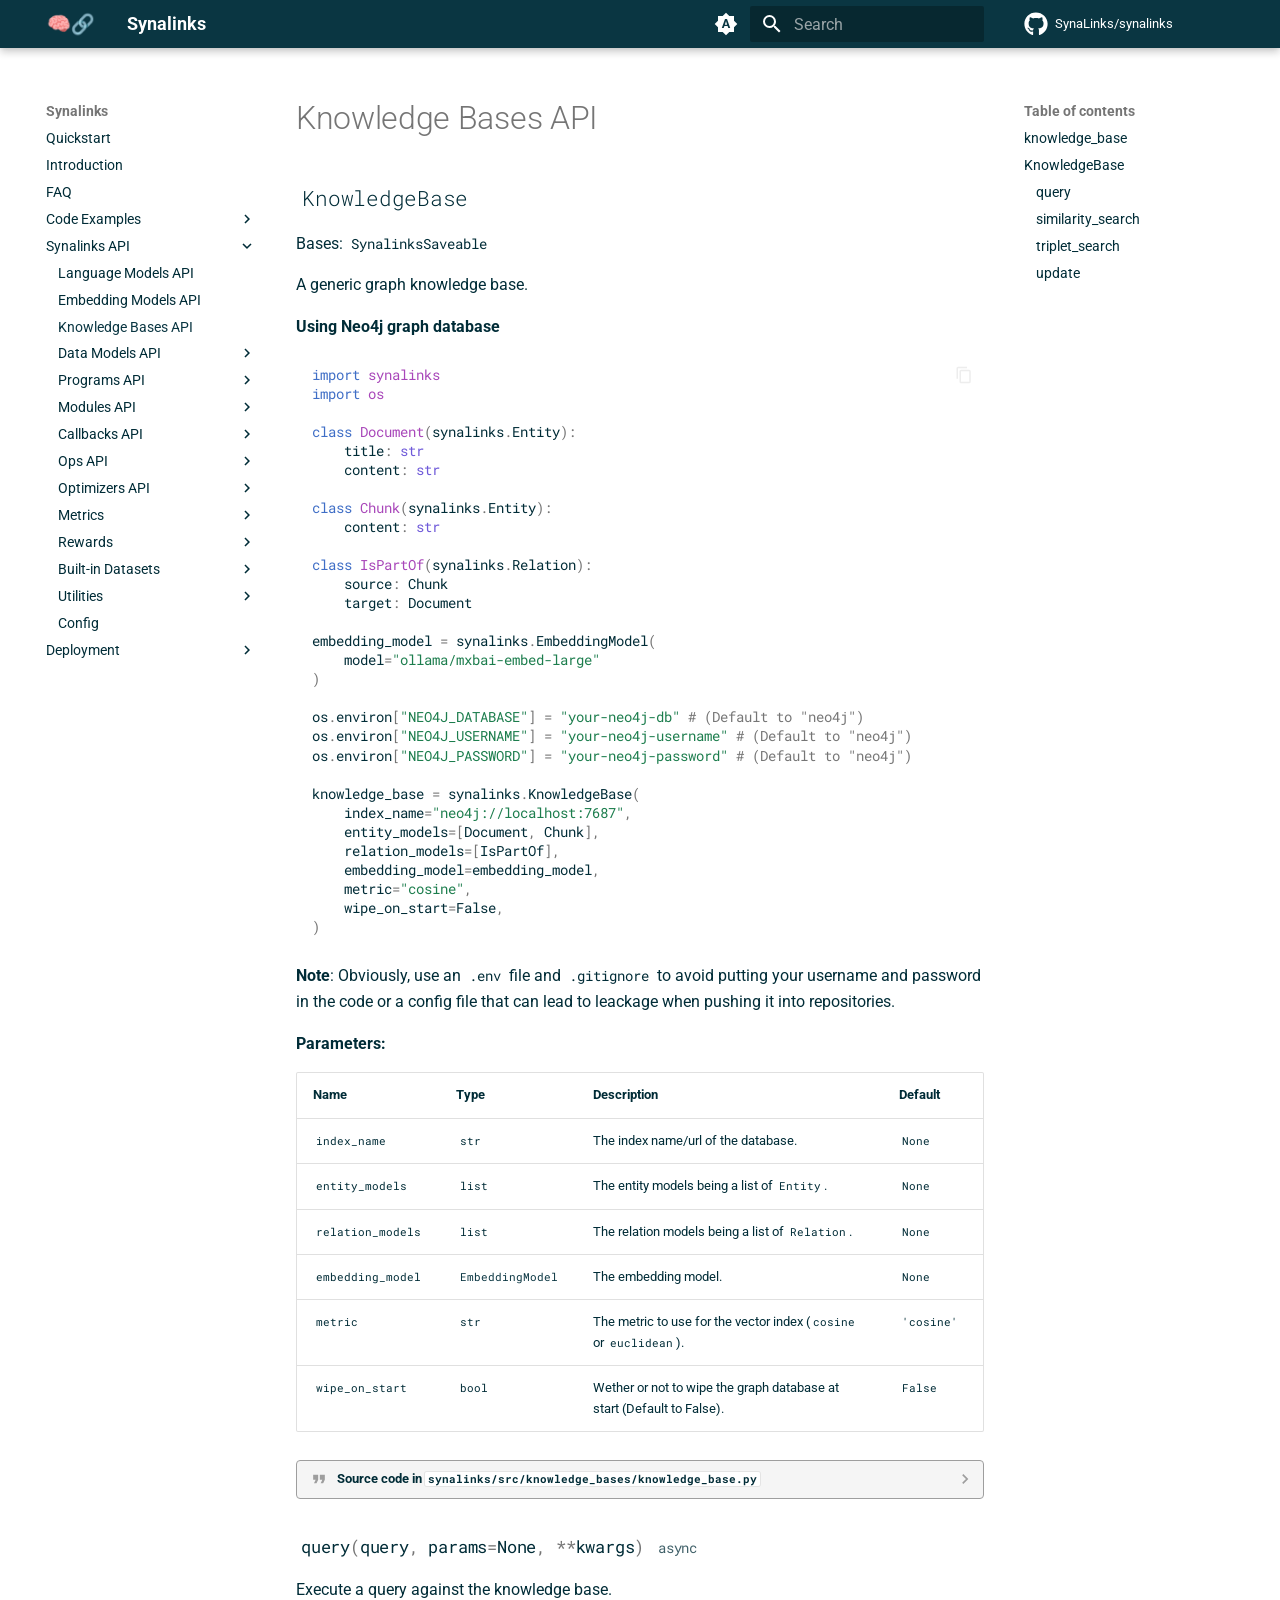
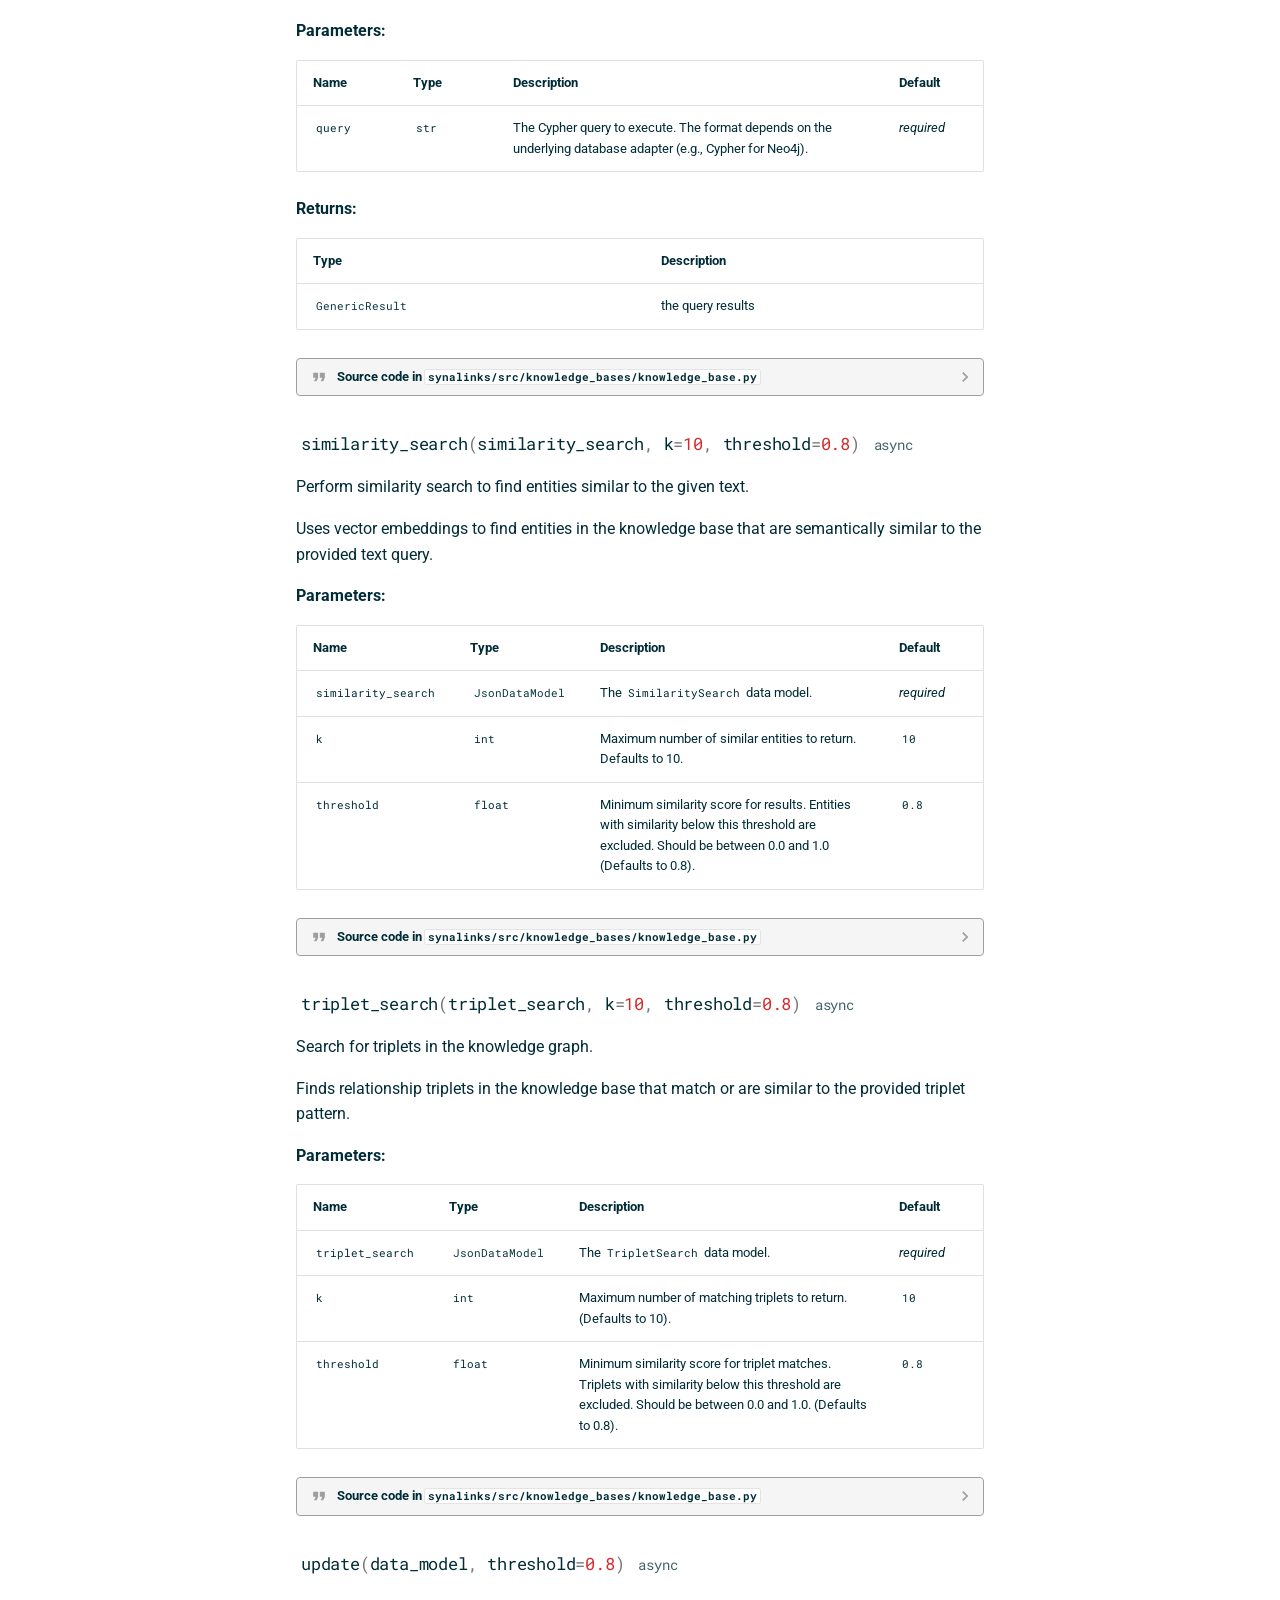
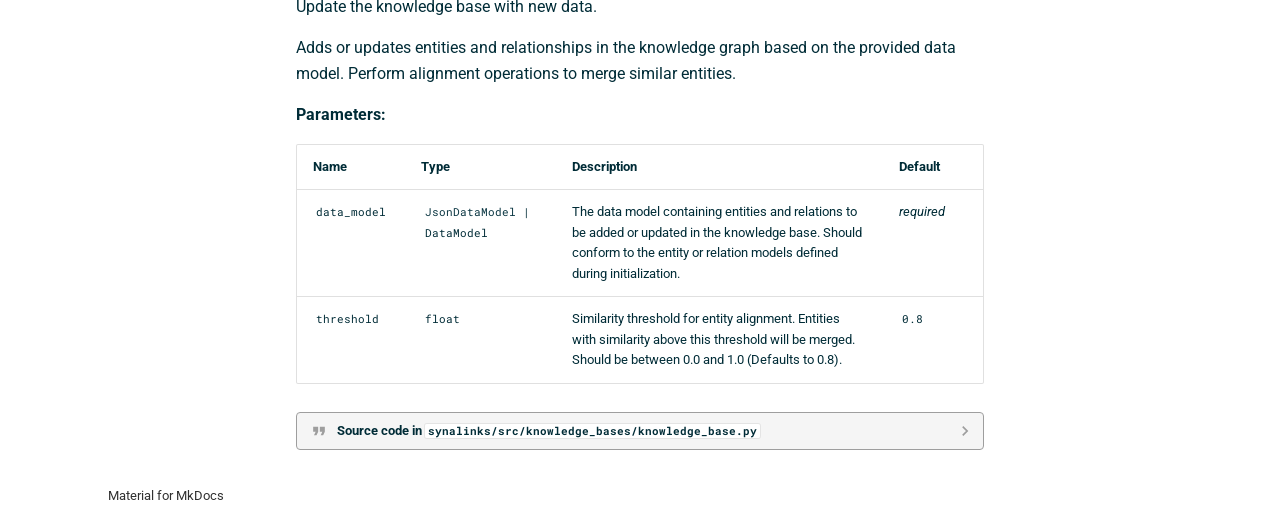
<file: Synalinks API/Knowledge Bases API/index.html>
<!doctype html>
<html lang="en" class="no-js">
  <head>
    
      <meta charset="utf-8">
      <meta name="viewport" content="width=device-width,initial-scale=1">
      
      
      
        <link rel="canonical" href="https://synalinks.github.io/synalinks/Synalinks%20API/Knowledge%20Bases%20API/">
      
      
        <link rel="prev" href="../Embedding%20Models%20API/">
      
      
        <link rel="next" href="../Data%20Models%20API/">
      
      
      <link rel="icon" href="../../assets/synalinks_favicon.png">
      <meta name="generator" content="mkdocs-1.6.1, mkdocs-material-9.6.14">
    
    
      
        <title>Knowledge Bases API - Synalinks</title>
      
    
    
      <link rel="stylesheet" href="../../assets/stylesheets/main.342714a4.min.css">
      
        
        <link rel="stylesheet" href="../../assets/stylesheets/palette.06af60db.min.css">
      
      


    
    
      
    
    
      
        
        
        <link rel="preconnect" href="https://fonts.gstatic.com" crossorigin>
        <link rel="stylesheet" href="https://fonts.googleapis.com/css?family=Roboto:300,300i,400,400i,700,700i%7CRoboto+Mono:400,400i,700,700i&display=fallback">
        <style>:root{--md-text-font:"Roboto";--md-code-font:"Roboto Mono"}</style>
      
    
    
      <link rel="stylesheet" href="../../assets/_mkdocstrings.css">
    
      <link rel="stylesheet" href="../../stylesheets/extra.css">
    
    <script>__md_scope=new URL("../..",location),__md_hash=e=>[...e].reduce(((e,_)=>(e<<5)-e+_.charCodeAt(0)),0),__md_get=(e,_=localStorage,t=__md_scope)=>JSON.parse(_.getItem(t.pathname+"."+e)),__md_set=(e,_,t=localStorage,a=__md_scope)=>{try{t.setItem(a.pathname+"."+e,JSON.stringify(_))}catch(e){}}</script>
    
      

    
    
    
   <link href="../../assets/stylesheets/glightbox.min.css" rel="stylesheet"/><style>
    html.glightbox-open { overflow: initial; height: 100%; }
    .gslide-title { margin-top: 0px; user-select: text; }
    .gslide-desc { color: #666; user-select: text; }
    .gslide-image img { background: white; }
    .gscrollbar-fixer { padding-right: 15px; }
    .gdesc-inner { font-size: 0.75rem; }
    body[data-md-color-scheme="slate"] .gdesc-inner { background: var(--md-default-bg-color);}
    body[data-md-color-scheme="slate"] .gslide-title { color: var(--md-default-fg-color);}
    body[data-md-color-scheme="slate"] .gslide-desc { color: var(--md-default-fg-color);}</style> <script src="../../assets/javascripts/glightbox.min.js"></script></head>
  
  
    
    
      
    
    
    
    
    <body dir="ltr" data-md-color-scheme="default" data-md-color-primary="indigo" data-md-color-accent="indigo">
  
    
    <input class="md-toggle" data-md-toggle="drawer" type="checkbox" id="__drawer" autocomplete="off">
    <input class="md-toggle" data-md-toggle="search" type="checkbox" id="__search" autocomplete="off">
    <label class="md-overlay" for="__drawer"></label>
    <div data-md-component="skip">
      
        
        <a href="#knowledge-bases-api" class="md-skip">
          Skip to content
        </a>
      
    </div>
    <div data-md-component="announce">
      
    </div>
    
    
      

  

<header class="md-header md-header--shadow" data-md-component="header">
  <nav class="md-header__inner md-grid" aria-label="Header">
    <a href="../.." title="Synalinks" class="md-header__button md-logo" aria-label="Synalinks" data-md-component="logo">
      
  <img src="../../assets/synalinks_logo.png" alt="logo">

    </a>
    <label class="md-header__button md-icon" for="__drawer">
      
      <svg xmlns="http://www.w3.org/2000/svg" viewBox="0 0 24 24"><path d="M3 6h18v2H3zm0 5h18v2H3zm0 5h18v2H3z"/></svg>
    </label>
    <div class="md-header__title" data-md-component="header-title">
      <div class="md-header__ellipsis">
        <div class="md-header__topic">
          <span class="md-ellipsis">
            Synalinks
          </span>
        </div>
        <div class="md-header__topic" data-md-component="header-topic">
          <span class="md-ellipsis">
            
              Knowledge Bases API
            
          </span>
        </div>
      </div>
    </div>
    
      
        <form class="md-header__option" data-md-component="palette">
  
    
    
    
    <input class="md-option" data-md-color-media="(prefers-color-scheme)" data-md-color-scheme="default" data-md-color-primary="indigo" data-md-color-accent="indigo"  aria-label="Switch to light mode"  type="radio" name="__palette" id="__palette_0">
    
      <label class="md-header__button md-icon" title="Switch to light mode" for="__palette_1" hidden>
        <svg xmlns="http://www.w3.org/2000/svg" viewBox="0 0 24 24"><path d="m14.3 16-.7-2h-3.2l-.7 2H7.8L11 7h2l3.2 9zM20 8.69V4h-4.69L12 .69 8.69 4H4v4.69L.69 12 4 15.31V20h4.69L12 23.31 15.31 20H20v-4.69L23.31 12zm-9.15 3.96h2.3L12 9z"/></svg>
      </label>
    
  
    
    
    
    <input class="md-option" data-md-color-media="(prefers-color-scheme: light)" data-md-color-scheme="default" data-md-color-primary="indigo" data-md-color-accent="indigo"  aria-label="Switch to dark mode"  type="radio" name="__palette" id="__palette_1">
    
      <label class="md-header__button md-icon" title="Switch to dark mode" for="__palette_2" hidden>
        <svg xmlns="http://www.w3.org/2000/svg" viewBox="0 0 24 24"><path d="M12 8a4 4 0 0 0-4 4 4 4 0 0 0 4 4 4 4 0 0 0 4-4 4 4 0 0 0-4-4m0 10a6 6 0 0 1-6-6 6 6 0 0 1 6-6 6 6 0 0 1 6 6 6 6 0 0 1-6 6m8-9.31V4h-4.69L12 .69 8.69 4H4v4.69L.69 12 4 15.31V20h4.69L12 23.31 15.31 20H20v-4.69L23.31 12z"/></svg>
      </label>
    
  
    
    
    
    <input class="md-option" data-md-color-media="(prefers-color-scheme: dark)" data-md-color-scheme="slate" data-md-color-primary="indigo" data-md-color-accent="indigo"  aria-label="Switch to system preference"  type="radio" name="__palette" id="__palette_2">
    
      <label class="md-header__button md-icon" title="Switch to system preference" for="__palette_0" hidden>
        <svg xmlns="http://www.w3.org/2000/svg" viewBox="0 0 24 24"><path d="M12 18c-.89 0-1.74-.2-2.5-.55C11.56 16.5 13 14.42 13 12s-1.44-4.5-3.5-5.45C10.26 6.2 11.11 6 12 6a6 6 0 0 1 6 6 6 6 0 0 1-6 6m8-9.31V4h-4.69L12 .69 8.69 4H4v4.69L.69 12 4 15.31V20h4.69L12 23.31 15.31 20H20v-4.69L23.31 12z"/></svg>
      </label>
    
  
</form>
      
    
    
      <script>var palette=__md_get("__palette");if(palette&&palette.color){if("(prefers-color-scheme)"===palette.color.media){var media=matchMedia("(prefers-color-scheme: light)"),input=document.querySelector(media.matches?"[data-md-color-media='(prefers-color-scheme: light)']":"[data-md-color-media='(prefers-color-scheme: dark)']");palette.color.media=input.getAttribute("data-md-color-media"),palette.color.scheme=input.getAttribute("data-md-color-scheme"),palette.color.primary=input.getAttribute("data-md-color-primary"),palette.color.accent=input.getAttribute("data-md-color-accent")}for(var[key,value]of Object.entries(palette.color))document.body.setAttribute("data-md-color-"+key,value)}</script>
    
    
    
      
      
        <label class="md-header__button md-icon" for="__search">
          
          <svg xmlns="http://www.w3.org/2000/svg" viewBox="0 0 24 24"><path d="M9.5 3A6.5 6.5 0 0 1 16 9.5c0 1.61-.59 3.09-1.56 4.23l.27.27h.79l5 5-1.5 1.5-5-5v-.79l-.27-.27A6.52 6.52 0 0 1 9.5 16 6.5 6.5 0 0 1 3 9.5 6.5 6.5 0 0 1 9.5 3m0 2C7 5 5 7 5 9.5S7 14 9.5 14 14 12 14 9.5 12 5 9.5 5"/></svg>
        </label>
        <div class="md-search" data-md-component="search" role="dialog">
  <label class="md-search__overlay" for="__search"></label>
  <div class="md-search__inner" role="search">
    <form class="md-search__form" name="search">
      <input type="text" class="md-search__input" name="query" aria-label="Search" placeholder="Search" autocapitalize="off" autocorrect="off" autocomplete="off" spellcheck="false" data-md-component="search-query" required>
      <label class="md-search__icon md-icon" for="__search">
        
        <svg xmlns="http://www.w3.org/2000/svg" viewBox="0 0 24 24"><path d="M9.5 3A6.5 6.5 0 0 1 16 9.5c0 1.61-.59 3.09-1.56 4.23l.27.27h.79l5 5-1.5 1.5-5-5v-.79l-.27-.27A6.52 6.52 0 0 1 9.5 16 6.5 6.5 0 0 1 3 9.5 6.5 6.5 0 0 1 9.5 3m0 2C7 5 5 7 5 9.5S7 14 9.5 14 14 12 14 9.5 12 5 9.5 5"/></svg>
        
        <svg xmlns="http://www.w3.org/2000/svg" viewBox="0 0 24 24"><path d="M20 11v2H8l5.5 5.5-1.42 1.42L4.16 12l7.92-7.92L13.5 5.5 8 11z"/></svg>
      </label>
      <nav class="md-search__options" aria-label="Search">
        
        <button type="reset" class="md-search__icon md-icon" title="Clear" aria-label="Clear" tabindex="-1">
          
          <svg xmlns="http://www.w3.org/2000/svg" viewBox="0 0 24 24"><path d="M19 6.41 17.59 5 12 10.59 6.41 5 5 6.41 10.59 12 5 17.59 6.41 19 12 13.41 17.59 19 19 17.59 13.41 12z"/></svg>
        </button>
      </nav>
      
    </form>
    <div class="md-search__output">
      <div class="md-search__scrollwrap" tabindex="0" data-md-scrollfix>
        <div class="md-search-result" data-md-component="search-result">
          <div class="md-search-result__meta">
            Initializing search
          </div>
          <ol class="md-search-result__list" role="presentation"></ol>
        </div>
      </div>
    </div>
  </div>
</div>
      
    
    
      <div class="md-header__source">
        <a href="https://github.com/SynaLinks/synalinks" title="Go to repository" class="md-source" data-md-component="source">
  <div class="md-source__icon md-icon">
    
    <svg xmlns="http://www.w3.org/2000/svg" viewBox="0 0 496 512"><!--! Font Awesome Free 6.7.2 by @fontawesome - https://fontawesome.com License - https://fontawesome.com/license/free (Icons: CC BY 4.0, Fonts: SIL OFL 1.1, Code: MIT License) Copyright 2024 Fonticons, Inc.--><path d="M165.9 397.4c0 2-2.3 3.6-5.2 3.6-3.3.3-5.6-1.3-5.6-3.6 0-2 2.3-3.6 5.2-3.6 3-.3 5.6 1.3 5.6 3.6m-31.1-4.5c-.7 2 1.3 4.3 4.3 4.9 2.6 1 5.6 0 6.2-2s-1.3-4.3-4.3-5.2c-2.6-.7-5.5.3-6.2 2.3m44.2-1.7c-2.9.7-4.9 2.6-4.6 4.9.3 2 2.9 3.3 5.9 2.6 2.9-.7 4.9-2.6 4.6-4.6-.3-1.9-3-3.2-5.9-2.9M244.8 8C106.1 8 0 113.3 0 252c0 110.9 69.8 205.8 169.5 239.2 12.8 2.3 17.3-5.6 17.3-12.1 0-6.2-.3-40.4-.3-61.4 0 0-70 15-84.7-29.8 0 0-11.4-29.1-27.8-36.6 0 0-22.9-15.7 1.6-15.4 0 0 24.9 2 38.6 25.8 21.9 38.6 58.6 27.5 72.9 20.9 2.3-16 8.8-27.1 16-33.7-55.9-6.2-112.3-14.3-112.3-110.5 0-27.5 7.6-41.3 23.6-58.9-2.6-6.5-11.1-33.3 2.6-67.9 20.9-6.5 69 27 69 27 20-5.6 41.5-8.5 62.8-8.5s42.8 2.9 62.8 8.5c0 0 48.1-33.6 69-27 13.7 34.7 5.2 61.4 2.6 67.9 16 17.7 25.8 31.5 25.8 58.9 0 96.5-58.9 104.2-114.8 110.5 9.2 7.9 17 22.9 17 46.4 0 33.7-.3 75.4-.3 83.6 0 6.5 4.6 14.4 17.3 12.1C428.2 457.8 496 362.9 496 252 496 113.3 383.5 8 244.8 8M97.2 352.9c-1.3 1-1 3.3.7 5.2 1.6 1.6 3.9 2.3 5.2 1 1.3-1 1-3.3-.7-5.2-1.6-1.6-3.9-2.3-5.2-1m-10.8-8.1c-.7 1.3.3 2.9 2.3 3.9 1.6 1 3.6.7 4.3-.7.7-1.3-.3-2.9-2.3-3.9-2-.6-3.6-.3-4.3.7m32.4 35.6c-1.6 1.3-1 4.3 1.3 6.2 2.3 2.3 5.2 2.6 6.5 1 1.3-1.3.7-4.3-1.3-6.2-2.2-2.3-5.2-2.6-6.5-1m-11.4-14.7c-1.6 1-1.6 3.6 0 5.9s4.3 3.3 5.6 2.3c1.6-1.3 1.6-3.9 0-6.2-1.4-2.3-4-3.3-5.6-2"/></svg>
  </div>
  <div class="md-source__repository">
    SynaLinks/synalinks
  </div>
</a>
      </div>
    
  </nav>
  
</header>
    
    <div class="md-container" data-md-component="container">
      
      
        
          
        
      
      <main class="md-main" data-md-component="main">
        <div class="md-main__inner md-grid">
          
            
              
              <div class="md-sidebar md-sidebar--primary" data-md-component="sidebar" data-md-type="navigation" >
                <div class="md-sidebar__scrollwrap">
                  <div class="md-sidebar__inner">
                    



<nav class="md-nav md-nav--primary" aria-label="Navigation" data-md-level="0">
  <label class="md-nav__title" for="__drawer">
    <a href="../.." title="Synalinks" class="md-nav__button md-logo" aria-label="Synalinks" data-md-component="logo">
      
  <img src="../../assets/synalinks_logo.png" alt="logo">

    </a>
    Synalinks
  </label>
  
    <div class="md-nav__source">
      <a href="https://github.com/SynaLinks/synalinks" title="Go to repository" class="md-source" data-md-component="source">
  <div class="md-source__icon md-icon">
    
    <svg xmlns="http://www.w3.org/2000/svg" viewBox="0 0 496 512"><!--! Font Awesome Free 6.7.2 by @fontawesome - https://fontawesome.com License - https://fontawesome.com/license/free (Icons: CC BY 4.0, Fonts: SIL OFL 1.1, Code: MIT License) Copyright 2024 Fonticons, Inc.--><path d="M165.9 397.4c0 2-2.3 3.6-5.2 3.6-3.3.3-5.6-1.3-5.6-3.6 0-2 2.3-3.6 5.2-3.6 3-.3 5.6 1.3 5.6 3.6m-31.1-4.5c-.7 2 1.3 4.3 4.3 4.9 2.6 1 5.6 0 6.2-2s-1.3-4.3-4.3-5.2c-2.6-.7-5.5.3-6.2 2.3m44.2-1.7c-2.9.7-4.9 2.6-4.6 4.9.3 2 2.9 3.3 5.9 2.6 2.9-.7 4.9-2.6 4.6-4.6-.3-1.9-3-3.2-5.9-2.9M244.8 8C106.1 8 0 113.3 0 252c0 110.9 69.8 205.8 169.5 239.2 12.8 2.3 17.3-5.6 17.3-12.1 0-6.2-.3-40.4-.3-61.4 0 0-70 15-84.7-29.8 0 0-11.4-29.1-27.8-36.6 0 0-22.9-15.7 1.6-15.4 0 0 24.9 2 38.6 25.8 21.9 38.6 58.6 27.5 72.9 20.9 2.3-16 8.8-27.1 16-33.7-55.9-6.2-112.3-14.3-112.3-110.5 0-27.5 7.6-41.3 23.6-58.9-2.6-6.5-11.1-33.3 2.6-67.9 20.9-6.5 69 27 69 27 20-5.6 41.5-8.5 62.8-8.5s42.8 2.9 62.8 8.5c0 0 48.1-33.6 69-27 13.7 34.7 5.2 61.4 2.6 67.9 16 17.7 25.8 31.5 25.8 58.9 0 96.5-58.9 104.2-114.8 110.5 9.2 7.9 17 22.9 17 46.4 0 33.7-.3 75.4-.3 83.6 0 6.5 4.6 14.4 17.3 12.1C428.2 457.8 496 362.9 496 252 496 113.3 383.5 8 244.8 8M97.2 352.9c-1.3 1-1 3.3.7 5.2 1.6 1.6 3.9 2.3 5.2 1 1.3-1 1-3.3-.7-5.2-1.6-1.6-3.9-2.3-5.2-1m-10.8-8.1c-.7 1.3.3 2.9 2.3 3.9 1.6 1 3.6.7 4.3-.7.7-1.3-.3-2.9-2.3-3.9-2-.6-3.6-.3-4.3.7m32.4 35.6c-1.6 1.3-1 4.3 1.3 6.2 2.3 2.3 5.2 2.6 6.5 1 1.3-1.3.7-4.3-1.3-6.2-2.2-2.3-5.2-2.6-6.5-1m-11.4-14.7c-1.6 1-1.6 3.6 0 5.9s4.3 3.3 5.6 2.3c1.6-1.3 1.6-3.9 0-6.2-1.4-2.3-4-3.3-5.6-2"/></svg>
  </div>
  <div class="md-source__repository">
    SynaLinks/synalinks
  </div>
</a>
    </div>
  
  <ul class="md-nav__list" data-md-scrollfix>
    
      
      
  
  
  
  
    <li class="md-nav__item">
      <a href="../.." class="md-nav__link">
        
  
  
  <span class="md-ellipsis">
    Quickstart
    
  </span>
  

      </a>
    </li>
  

    
      
      
  
  
  
  
    <li class="md-nav__item">
      <a href="../../Introduction/" class="md-nav__link">
        
  
  
  <span class="md-ellipsis">
    Introduction
    
  </span>
  

      </a>
    </li>
  

    
      
      
  
  
  
  
    <li class="md-nav__item">
      <a href="../../FAQ/" class="md-nav__link">
        
  
  
  <span class="md-ellipsis">
    FAQ
    
  </span>
  

      </a>
    </li>
  

    
      
      
  
  
  
  
    
    
    
    
    
    <li class="md-nav__item md-nav__item--nested">
      
        
        
        <input class="md-nav__toggle md-toggle " type="checkbox" id="__nav_4" >
        
          
          <label class="md-nav__link" for="__nav_4" id="__nav_4_label" tabindex="0">
            
  
  
  <span class="md-ellipsis">
    Code Examples
    
  </span>
  

            <span class="md-nav__icon md-icon"></span>
          </label>
        
        <nav class="md-nav" data-md-level="1" aria-labelledby="__nav_4_label" aria-expanded="false">
          <label class="md-nav__title" for="__nav_4">
            <span class="md-nav__icon md-icon"></span>
            Code Examples
          </label>
          <ul class="md-nav__list" data-md-scrollfix>
            
              
                
  
  
  
  
    
    
    
    
    
    <li class="md-nav__item md-nav__item--nested">
      
        
        
        <input class="md-nav__toggle md-toggle " type="checkbox" id="__nav_4_1" >
        
          
          <label class="md-nav__link" for="__nav_4_1" id="__nav_4_1_label" tabindex="0">
            
  
  
  <span class="md-ellipsis">
    Basics
    
  </span>
  

            <span class="md-nav__icon md-icon"></span>
          </label>
        
        <nav class="md-nav" data-md-level="2" aria-labelledby="__nav_4_1_label" aria-expanded="false">
          <label class="md-nav__title" for="__nav_4_1">
            <span class="md-nav__icon md-icon"></span>
            Basics
          </label>
          <ul class="md-nav__list" data-md-scrollfix>
            
              
                
  
  
  
  
    <li class="md-nav__item">
      <a href="../../Code%20Examples/Basics/First%20Steps/" class="md-nav__link">
        
  
  
  <span class="md-ellipsis">
    First Steps
    
  </span>
  

      </a>
    </li>
  

              
            
              
                
  
  
  
  
    <li class="md-nav__item">
      <a href="../../Code%20Examples/Basics/First%20Programs/" class="md-nav__link">
        
  
  
  <span class="md-ellipsis">
    First Programs
    
  </span>
  

      </a>
    </li>
  

              
            
              
                
  
  
  
  
    <li class="md-nav__item">
      <a href="../../Code%20Examples/Basics/Control%20Flow/" class="md-nav__link">
        
  
  
  <span class="md-ellipsis">
    Control Flow
    
  </span>
  

      </a>
    </li>
  

              
            
              
                
  
  
  
  
    <li class="md-nav__item">
      <a href="../../Code%20Examples/Basics/Conversational%20Applications/" class="md-nav__link">
        
  
  
  <span class="md-ellipsis">
    Conversational Applications
    
  </span>
  

      </a>
    </li>
  

              
            
              
                
  
  
  
  
    <li class="md-nav__item">
      <a href="../../Code%20Examples/Basics/Reward%20Metrics%20And%20Optimizers/" class="md-nav__link">
        
  
  
  <span class="md-ellipsis">
    Rewards, Metrics &amp; Optimizers
    
  </span>
  

      </a>
    </li>
  

              
            
              
                
  
  
  
  
    <li class="md-nav__item">
      <a href="../../Code%20Examples/Basics/Training%20Programs/" class="md-nav__link">
        
  
  
  <span class="md-ellipsis">
    Training Programs
    
  </span>
  

      </a>
    </li>
  

              
            
          </ul>
        </nav>
      
    </li>
  

              
            
              
                
  
  
  
  
    
    
    
    
    
    <li class="md-nav__item md-nav__item--nested">
      
        
        
        <input class="md-nav__toggle md-toggle " type="checkbox" id="__nav_4_2" >
        
          
          <label class="md-nav__link" for="__nav_4_2" id="__nav_4_2_label" tabindex="0">
            
  
  
  <span class="md-ellipsis">
    Advanced
    
  </span>
  

            <span class="md-nav__icon md-icon"></span>
          </label>
        
        <nav class="md-nav" data-md-level="2" aria-labelledby="__nav_4_2_label" aria-expanded="false">
          <label class="md-nav__title" for="__nav_4_2">
            <span class="md-nav__icon md-icon"></span>
            Advanced
          </label>
          <ul class="md-nav__list" data-md-scrollfix>
            
              
                
  
  
  
  
    <li class="md-nav__item">
      <a href="../../Code%20Examples/Advanced/Implementing%20Custom%20Modules%20And%20Programs%20Via%20Subclassing/" class="md-nav__link">
        
  
  
  <span class="md-ellipsis">
    Implementing custom modules &amp; programs via subclassing
    
  </span>
  

      </a>
    </li>
  

              
            
              
                
  
  
  
  
    <li class="md-nav__item">
      <a href="../../Code%20Examples/Advanced/First%20Knowledge%20Graph%20Schema/" class="md-nav__link">
        
  
  
  <span class="md-ellipsis">
    First Knowledge Graph Schema
    
  </span>
  

      </a>
    </li>
  

              
            
              
                
  
  
  
  
    <li class="md-nav__item">
      <a href="../../Code%20Examples/Advanced/Knowledge%20Extraction/" class="md-nav__link">
        
  
  
  <span class="md-ellipsis">
    Knowledge Extraction
    
  </span>
  

      </a>
    </li>
  

              
            
              
                
  
  
  
  
    <li class="md-nav__item">
      <a href="../../Code%20Examples/Advanced/Retrieval%20Augmented%20Generation/" class="md-nav__link">
        
  
  
  <span class="md-ellipsis">
    Retrieval Augmented Generation
    
  </span>
  

      </a>
    </li>
  

              
            
          </ul>
        </nav>
      
    </li>
  

              
            
          </ul>
        </nav>
      
    </li>
  

    
      
      
  
  
    
  
  
  
    
    
    
    
    
    <li class="md-nav__item md-nav__item--active md-nav__item--nested">
      
        
        
        <input class="md-nav__toggle md-toggle " type="checkbox" id="__nav_5" checked>
        
          
          <label class="md-nav__link" for="__nav_5" id="__nav_5_label" tabindex="0">
            
  
  
  <span class="md-ellipsis">
    Synalinks API
    
  </span>
  

            <span class="md-nav__icon md-icon"></span>
          </label>
        
        <nav class="md-nav" data-md-level="1" aria-labelledby="__nav_5_label" aria-expanded="true">
          <label class="md-nav__title" for="__nav_5">
            <span class="md-nav__icon md-icon"></span>
            Synalinks API
          </label>
          <ul class="md-nav__list" data-md-scrollfix>
            
              
                
  
  
  
  
    <li class="md-nav__item">
      <a href="../Language%20Models%20API/" class="md-nav__link">
        
  
  
  <span class="md-ellipsis">
    Language Models API
    
  </span>
  

      </a>
    </li>
  

              
            
              
                
  
  
  
  
    <li class="md-nav__item">
      <a href="../Embedding%20Models%20API/" class="md-nav__link">
        
  
  
  <span class="md-ellipsis">
    Embedding Models API
    
  </span>
  

      </a>
    </li>
  

              
            
              
                
  
  
    
  
  
  
    <li class="md-nav__item md-nav__item--active">
      
      <input class="md-nav__toggle md-toggle" type="checkbox" id="__toc">
      
      
        
      
      
        <label class="md-nav__link md-nav__link--active" for="__toc">
          
  
  
  <span class="md-ellipsis">
    Knowledge Bases API
    
  </span>
  

          <span class="md-nav__icon md-icon"></span>
        </label>
      
      <a href="./" class="md-nav__link md-nav__link--active">
        
  
  
  <span class="md-ellipsis">
    Knowledge Bases API
    
  </span>
  

      </a>
      
        

<nav class="md-nav md-nav--secondary" aria-label="Table of contents">
  
  
  
    
  
  
    <label class="md-nav__title" for="__toc">
      <span class="md-nav__icon md-icon"></span>
      Table of contents
    </label>
    <ul class="md-nav__list" data-md-component="toc" data-md-scrollfix>
      
        <li class="md-nav__item">
  <a href="#synalinks.src.knowledge_bases.knowledge_base" class="md-nav__link">
    <span class="md-ellipsis">
      knowledge_base
    </span>
  </a>
  
</li>
      
        <li class="md-nav__item">
  <a href="#synalinks.src.knowledge_bases.knowledge_base.KnowledgeBase" class="md-nav__link">
    <span class="md-ellipsis">
      KnowledgeBase
    </span>
  </a>
  
    <nav class="md-nav" aria-label="KnowledgeBase">
      <ul class="md-nav__list">
        
          <li class="md-nav__item">
  <a href="#synalinks.src.knowledge_bases.knowledge_base.KnowledgeBase.query" class="md-nav__link">
    <span class="md-ellipsis">
      query
    </span>
  </a>
  
</li>
        
          <li class="md-nav__item">
  <a href="#synalinks.src.knowledge_bases.knowledge_base.KnowledgeBase.similarity_search" class="md-nav__link">
    <span class="md-ellipsis">
      similarity_search
    </span>
  </a>
  
</li>
        
          <li class="md-nav__item">
  <a href="#synalinks.src.knowledge_bases.knowledge_base.KnowledgeBase.triplet_search" class="md-nav__link">
    <span class="md-ellipsis">
      triplet_search
    </span>
  </a>
  
</li>
        
          <li class="md-nav__item">
  <a href="#synalinks.src.knowledge_bases.knowledge_base.KnowledgeBase.update" class="md-nav__link">
    <span class="md-ellipsis">
      update
    </span>
  </a>
  
</li>
        
      </ul>
    </nav>
  
</li>
      
    </ul>
  
</nav>
      
    </li>
  

              
            
              
                
  
  
  
  
    
    
    
    
    
    <li class="md-nav__item md-nav__item--nested">
      
        
        
        <input class="md-nav__toggle md-toggle " type="checkbox" id="__nav_5_4" >
        
          
          <label class="md-nav__link" for="__nav_5_4" id="__nav_5_4_label" tabindex="0">
            
  
  
  <span class="md-ellipsis">
    Data Models API
    
  </span>
  

            <span class="md-nav__icon md-icon"></span>
          </label>
        
        <nav class="md-nav" data-md-level="2" aria-labelledby="__nav_5_4_label" aria-expanded="false">
          <label class="md-nav__title" for="__nav_5_4">
            <span class="md-nav__icon md-icon"></span>
            Data Models API
          </label>
          <ul class="md-nav__list" data-md-scrollfix>
            
              
                
  
  
  
  
    <li class="md-nav__item">
      <a href="../Data%20Models%20API/" class="md-nav__link">
        
  
  
  <span class="md-ellipsis">
    Data Models API
    
  </span>
  

      </a>
    </li>
  

              
            
              
                
  
  
  
  
    <li class="md-nav__item">
      <a href="../Data%20Models%20API/The%20DataModel%20class/" class="md-nav__link">
        
  
  
  <span class="md-ellipsis">
    The DataModel class
    
  </span>
  

      </a>
    </li>
  

              
            
              
                
  
  
  
  
    <li class="md-nav__item">
      <a href="../Data%20Models%20API/The%20JsonDataModel%20class/" class="md-nav__link">
        
  
  
  <span class="md-ellipsis">
    The JsonDataModel class
    
  </span>
  

      </a>
    </li>
  

              
            
              
                
  
  
  
  
    <li class="md-nav__item">
      <a href="../Data%20Models%20API/The%20SymbolicDataModel%20class/" class="md-nav__link">
        
  
  
  <span class="md-ellipsis">
    The SymbolicDataModel class
    
  </span>
  

      </a>
    </li>
  

              
            
              
                
  
  
  
  
    <li class="md-nav__item">
      <a href="../Data%20Models%20API/The%20Variable%20class/" class="md-nav__link">
        
  
  
  <span class="md-ellipsis">
    The Variable class
    
  </span>
  

      </a>
    </li>
  

              
            
              
                
  
  
  
  
    <li class="md-nav__item">
      <a href="../Data%20Models%20API/The%20Base%20DataModels/" class="md-nav__link">
        
  
  
  <span class="md-ellipsis">
    The Base DataModels
    
  </span>
  

      </a>
    </li>
  

              
            
          </ul>
        </nav>
      
    </li>
  

              
            
              
                
  
  
  
  
    
    
    
    
    
    <li class="md-nav__item md-nav__item--nested">
      
        
        
        <input class="md-nav__toggle md-toggle " type="checkbox" id="__nav_5_5" >
        
          
          <label class="md-nav__link" for="__nav_5_5" id="__nav_5_5_label" tabindex="0">
            
  
  
  <span class="md-ellipsis">
    Programs API
    
  </span>
  

            <span class="md-nav__icon md-icon"></span>
          </label>
        
        <nav class="md-nav" data-md-level="2" aria-labelledby="__nav_5_5_label" aria-expanded="false">
          <label class="md-nav__title" for="__nav_5_5">
            <span class="md-nav__icon md-icon"></span>
            Programs API
          </label>
          <ul class="md-nav__list" data-md-scrollfix>
            
              
                
  
  
  
  
    <li class="md-nav__item">
      <a href="../Programs%20API/" class="md-nav__link">
        
  
  
  <span class="md-ellipsis">
    Programs API
    
  </span>
  

      </a>
    </li>
  

              
            
              
                
  
  
  
  
    <li class="md-nav__item">
      <a href="../Programs%20API/The%20Program%20class/" class="md-nav__link">
        
  
  
  <span class="md-ellipsis">
    The Program class
    
  </span>
  

      </a>
    </li>
  

              
            
              
                
  
  
  
  
    <li class="md-nav__item">
      <a href="../Programs%20API/The%20Sequential%20class/" class="md-nav__link">
        
  
  
  <span class="md-ellipsis">
    The Sequential class
    
  </span>
  

      </a>
    </li>
  

              
            
              
                
  
  
  
  
    <li class="md-nav__item">
      <a href="../Programs%20API/Program%20training%20API/" class="md-nav__link">
        
  
  
  <span class="md-ellipsis">
    Program training API
    
  </span>
  

      </a>
    </li>
  

              
            
              
                
  
  
  
  
    
    
    
    
    
    <li class="md-nav__item md-nav__item--nested">
      
        
        
        <input class="md-nav__toggle md-toggle " type="checkbox" id="__nav_5_5_5" >
        
          
          <label class="md-nav__link" for="__nav_5_5_5" id="__nav_5_5_5_label" tabindex="0">
            
  
  
  <span class="md-ellipsis">
    Program Saving API
    
  </span>
  

            <span class="md-nav__icon md-icon"></span>
          </label>
        
        <nav class="md-nav" data-md-level="3" aria-labelledby="__nav_5_5_5_label" aria-expanded="false">
          <label class="md-nav__title" for="__nav_5_5_5">
            <span class="md-nav__icon md-icon"></span>
            Program Saving API
          </label>
          <ul class="md-nav__list" data-md-scrollfix>
            
              
                
  
  
  
  
    <li class="md-nav__item">
      <a href="../Programs%20API/Program%20Saving%20API/Program%20saving%20and%20loading/" class="md-nav__link">
        
  
  
  <span class="md-ellipsis">
    Program saving and loading
    
  </span>
  

      </a>
    </li>
  

              
            
              
                
  
  
  
  
    <li class="md-nav__item">
      <a href="../Programs%20API/Program%20Saving%20API/Variable%20saving%20and%20loading/" class="md-nav__link">
        
  
  
  <span class="md-ellipsis">
    Variable saving and loading
    
  </span>
  

      </a>
    </li>
  

              
            
          </ul>
        </nav>
      
    </li>
  

              
            
          </ul>
        </nav>
      
    </li>
  

              
            
              
                
  
  
  
  
    
    
    
    
    
    <li class="md-nav__item md-nav__item--nested">
      
        
        
        <input class="md-nav__toggle md-toggle " type="checkbox" id="__nav_5_6" >
        
          
          <label class="md-nav__link" for="__nav_5_6" id="__nav_5_6_label" tabindex="0">
            
  
  
  <span class="md-ellipsis">
    Modules API
    
  </span>
  

            <span class="md-nav__icon md-icon"></span>
          </label>
        
        <nav class="md-nav" data-md-level="2" aria-labelledby="__nav_5_6_label" aria-expanded="false">
          <label class="md-nav__title" for="__nav_5_6">
            <span class="md-nav__icon md-icon"></span>
            Modules API
          </label>
          <ul class="md-nav__list" data-md-scrollfix>
            
              
                
  
  
  
  
    <li class="md-nav__item">
      <a href="../Modules%20API/" class="md-nav__link">
        
  
  
  <span class="md-ellipsis">
    Modules API
    
  </span>
  

      </a>
    </li>
  

              
            
              
                
  
  
  
  
    <li class="md-nav__item">
      <a href="../Modules%20API/Base%20Module%20class/" class="md-nav__link">
        
  
  
  <span class="md-ellipsis">
    Base Module class
    
  </span>
  

      </a>
    </li>
  

              
            
              
                
  
  
  
  
    
    
    
    
    
    <li class="md-nav__item md-nav__item--nested">
      
        
        
        <input class="md-nav__toggle md-toggle " type="checkbox" id="__nav_5_6_3" >
        
          
          <label class="md-nav__link" for="__nav_5_6_3" id="__nav_5_6_3_label" tabindex="0">
            
  
  
  <span class="md-ellipsis">
    Core Modules
    
  </span>
  

            <span class="md-nav__icon md-icon"></span>
          </label>
        
        <nav class="md-nav" data-md-level="3" aria-labelledby="__nav_5_6_3_label" aria-expanded="false">
          <label class="md-nav__title" for="__nav_5_6_3">
            <span class="md-nav__icon md-icon"></span>
            Core Modules
          </label>
          <ul class="md-nav__list" data-md-scrollfix>
            
              
                
  
  
  
  
    <li class="md-nav__item">
      <a href="../Modules%20API/Core%20Modules/" class="md-nav__link">
        
  
  
  <span class="md-ellipsis">
    Core Modules
    
  </span>
  

      </a>
    </li>
  

              
            
              
                
  
  
  
  
    <li class="md-nav__item">
      <a href="../Modules%20API/Core%20Modules/Input%20module/" class="md-nav__link">
        
  
  
  <span class="md-ellipsis">
    Input module
    
  </span>
  

      </a>
    </li>
  

              
            
              
                
  
  
  
  
    <li class="md-nav__item">
      <a href="../Modules%20API/Core%20Modules/Identity%20module/" class="md-nav__link">
        
  
  
  <span class="md-ellipsis">
    Identity module
    
  </span>
  

      </a>
    </li>
  

              
            
              
                
  
  
  
  
    <li class="md-nav__item">
      <a href="../Modules%20API/Core%20Modules/Not%20module/" class="md-nav__link">
        
  
  
  <span class="md-ellipsis">
    Not module
    
  </span>
  

      </a>
    </li>
  

              
            
              
                
  
  
  
  
    <li class="md-nav__item">
      <a href="../Modules%20API/Core%20Modules/Generator%20module/" class="md-nav__link">
        
  
  
  <span class="md-ellipsis">
    Generator module
    
  </span>
  

      </a>
    </li>
  

              
            
              
                
  
  
  
  
    <li class="md-nav__item">
      <a href="../Modules%20API/Core%20Modules/Decision%20module/" class="md-nav__link">
        
  
  
  <span class="md-ellipsis">
    Decision module
    
  </span>
  

      </a>
    </li>
  

              
            
              
                
  
  
  
  
    <li class="md-nav__item">
      <a href="../Modules%20API/Core%20Modules/Action%20module/" class="md-nav__link">
        
  
  
  <span class="md-ellipsis">
    Action module
    
  </span>
  

      </a>
    </li>
  

              
            
              
                
  
  
  
  
    <li class="md-nav__item">
      <a href="../Modules%20API/Core%20Modules/Branch%20module/" class="md-nav__link">
        
  
  
  <span class="md-ellipsis">
    Branch module
    
  </span>
  

      </a>
    </li>
  

              
            
          </ul>
        </nav>
      
    </li>
  

              
            
              
                
  
  
  
  
    
    
    
    
    
    <li class="md-nav__item md-nav__item--nested">
      
        
        
        <input class="md-nav__toggle md-toggle " type="checkbox" id="__nav_5_6_4" >
        
          
          <label class="md-nav__link" for="__nav_5_6_4" id="__nav_5_6_4_label" tabindex="0">
            
  
  
  <span class="md-ellipsis">
    Knowledge Modules
    
  </span>
  

            <span class="md-nav__icon md-icon"></span>
          </label>
        
        <nav class="md-nav" data-md-level="3" aria-labelledby="__nav_5_6_4_label" aria-expanded="false">
          <label class="md-nav__title" for="__nav_5_6_4">
            <span class="md-nav__icon md-icon"></span>
            Knowledge Modules
          </label>
          <ul class="md-nav__list" data-md-scrollfix>
            
              
                
  
  
  
  
    <li class="md-nav__item">
      <a href="../Modules%20API/Knowledge%20Modules/" class="md-nav__link">
        
  
  
  <span class="md-ellipsis">
    Knowledge Modules
    
  </span>
  

      </a>
    </li>
  

              
            
              
                
  
  
  
  
    <li class="md-nav__item">
      <a href="../Modules%20API/Knowledge%20Modules/Embedding%20module/" class="md-nav__link">
        
  
  
  <span class="md-ellipsis">
    Embedding module
    
  </span>
  

      </a>
    </li>
  

              
            
              
                
  
  
  
  
    <li class="md-nav__item">
      <a href="../Modules%20API/Knowledge%20Modules/UpdateKnowledge%20module/" class="md-nav__link">
        
  
  
  <span class="md-ellipsis">
    UpdateKnowledge module
    
  </span>
  

      </a>
    </li>
  

              
            
              
                
  
  
  
  
    <li class="md-nav__item">
      <a href="../Modules%20API/Knowledge%20Modules/EntityRetriever%20module/" class="md-nav__link">
        
  
  
  <span class="md-ellipsis">
    EntityRetriever module
    
  </span>
  

      </a>
    </li>
  

              
            
              
                
  
  
  
  
    <li class="md-nav__item">
      <a href="../Modules%20API/Knowledge%20Modules/KnowledgeRetriever%20module/" class="md-nav__link">
        
  
  
  <span class="md-ellipsis">
    KnowledgeRetriever module
    
  </span>
  

      </a>
    </li>
  

              
            
          </ul>
        </nav>
      
    </li>
  

              
            
              
                
  
  
  
  
    
    
    
    
    
    <li class="md-nav__item md-nav__item--nested">
      
        
        
        <input class="md-nav__toggle md-toggle " type="checkbox" id="__nav_5_6_5" >
        
          
          <label class="md-nav__link" for="__nav_5_6_5" id="__nav_5_6_5_label" tabindex="0">
            
  
  
  <span class="md-ellipsis">
    Merging Modules
    
  </span>
  

            <span class="md-nav__icon md-icon"></span>
          </label>
        
        <nav class="md-nav" data-md-level="3" aria-labelledby="__nav_5_6_5_label" aria-expanded="false">
          <label class="md-nav__title" for="__nav_5_6_5">
            <span class="md-nav__icon md-icon"></span>
            Merging Modules
          </label>
          <ul class="md-nav__list" data-md-scrollfix>
            
              
                
  
  
  
  
    <li class="md-nav__item">
      <a href="../Modules%20API/Merging%20Modules/" class="md-nav__link">
        
  
  
  <span class="md-ellipsis">
    Merging Modules
    
  </span>
  

      </a>
    </li>
  

              
            
              
                
  
  
  
  
    <li class="md-nav__item">
      <a href="../Modules%20API/Merging%20Modules/Concat%20module/" class="md-nav__link">
        
  
  
  <span class="md-ellipsis">
    Concat module
    
  </span>
  

      </a>
    </li>
  

              
            
              
                
  
  
  
  
    <li class="md-nav__item">
      <a href="../Modules%20API/Merging%20Modules/And%20module/" class="md-nav__link">
        
  
  
  <span class="md-ellipsis">
    And module
    
  </span>
  

      </a>
    </li>
  

              
            
              
                
  
  
  
  
    <li class="md-nav__item">
      <a href="../Modules%20API/Merging%20Modules/Or%20module/" class="md-nav__link">
        
  
  
  <span class="md-ellipsis">
    Or module
    
  </span>
  

      </a>
    </li>
  

              
            
              
                
  
  
  
  
    <li class="md-nav__item">
      <a href="../Modules%20API/Merging%20Modules/Xor%20module/" class="md-nav__link">
        
  
  
  <span class="md-ellipsis">
    Xor module
    
  </span>
  

      </a>
    </li>
  

              
            
          </ul>
        </nav>
      
    </li>
  

              
            
              
                
  
  
  
  
    
    
    
    
    
    <li class="md-nav__item md-nav__item--nested">
      
        
        
        <input class="md-nav__toggle md-toggle " type="checkbox" id="__nav_5_6_6" >
        
          
          <label class="md-nav__link" for="__nav_5_6_6" id="__nav_5_6_6_label" tabindex="0">
            
  
  
  <span class="md-ellipsis">
    Test Time Compute Modules
    
  </span>
  

            <span class="md-nav__icon md-icon"></span>
          </label>
        
        <nav class="md-nav" data-md-level="3" aria-labelledby="__nav_5_6_6_label" aria-expanded="false">
          <label class="md-nav__title" for="__nav_5_6_6">
            <span class="md-nav__icon md-icon"></span>
            Test Time Compute Modules
          </label>
          <ul class="md-nav__list" data-md-scrollfix>
            
              
                
  
  
  
  
    <li class="md-nav__item">
      <a href="../Modules%20API/Test%20Time%20Compute%20Modules/" class="md-nav__link">
        
  
  
  <span class="md-ellipsis">
    Test Time Compute Modules
    
  </span>
  

      </a>
    </li>
  

              
            
              
                
  
  
  
  
    <li class="md-nav__item">
      <a href="../Modules%20API/Test%20Time%20Compute%20Modules/ChainOfThought%20module/" class="md-nav__link">
        
  
  
  <span class="md-ellipsis">
    ChainOfThought module
    
  </span>
  

      </a>
    </li>
  

              
            
              
                
  
  
  
  
    <li class="md-nav__item">
      <a href="../Modules%20API/Test%20Time%20Compute%20Modules/SelfCritique%20module/" class="md-nav__link">
        
  
  
  <span class="md-ellipsis">
    SelfCritique module
    
  </span>
  

      </a>
    </li>
  

              
            
          </ul>
        </nav>
      
    </li>
  

              
            
              
                
  
  
  
  
    
    
    
    
    
    <li class="md-nav__item md-nav__item--nested">
      
        
        
        <input class="md-nav__toggle md-toggle " type="checkbox" id="__nav_5_6_7" >
        
          
          <label class="md-nav__link" for="__nav_5_6_7" id="__nav_5_6_7_label" tabindex="0">
            
  
  
  <span class="md-ellipsis">
    Agents Modules
    
  </span>
  

            <span class="md-nav__icon md-icon"></span>
          </label>
        
        <nav class="md-nav" data-md-level="3" aria-labelledby="__nav_5_6_7_label" aria-expanded="false">
          <label class="md-nav__title" for="__nav_5_6_7">
            <span class="md-nav__icon md-icon"></span>
            Agents Modules
          </label>
          <ul class="md-nav__list" data-md-scrollfix>
            
              
                
  
  
  
  
    <li class="md-nav__item">
      <a href="../Modules%20API/Agents%20Modules/" class="md-nav__link">
        
  
  
  <span class="md-ellipsis">
    Agent Modules
    
  </span>
  

      </a>
    </li>
  

              
            
              
                
  
  
  
  
    <li class="md-nav__item">
      <a href="../Modules%20API/Agents%20Modules/ReACT%20Agent%20module/" class="md-nav__link">
        
  
  
  <span class="md-ellipsis">
    ReACT Agent module
    
  </span>
  

      </a>
    </li>
  

              
            
          </ul>
        </nav>
      
    </li>
  

              
            
          </ul>
        </nav>
      
    </li>
  

              
            
              
                
  
  
  
  
    
    
    
    
    
    <li class="md-nav__item md-nav__item--nested">
      
        
        
        <input class="md-nav__toggle md-toggle " type="checkbox" id="__nav_5_7" >
        
          
          <label class="md-nav__link" for="__nav_5_7" id="__nav_5_7_label" tabindex="0">
            
  
  
  <span class="md-ellipsis">
    Callbacks API
    
  </span>
  

            <span class="md-nav__icon md-icon"></span>
          </label>
        
        <nav class="md-nav" data-md-level="2" aria-labelledby="__nav_5_7_label" aria-expanded="false">
          <label class="md-nav__title" for="__nav_5_7">
            <span class="md-nav__icon md-icon"></span>
            Callbacks API
          </label>
          <ul class="md-nav__list" data-md-scrollfix>
            
              
                
  
  
  
  
    <li class="md-nav__item">
      <a href="../Callbacks%20API/" class="md-nav__link">
        
  
  
  <span class="md-ellipsis">
    Callbacks API
    
  </span>
  

      </a>
    </li>
  

              
            
              
                
  
  
  
  
    <li class="md-nav__item">
      <a href="../Callbacks%20API/Base%20Callback%20class/" class="md-nav__link">
        
  
  
  <span class="md-ellipsis">
    Base Callback class
    
  </span>
  

      </a>
    </li>
  

              
            
              
                
  
  
  
  
    <li class="md-nav__item">
      <a href="../Callbacks%20API/ProgramCheckpoint/" class="md-nav__link">
        
  
  
  <span class="md-ellipsis">
    ProgramCheckpoint
    
  </span>
  

      </a>
    </li>
  

              
            
              
                
  
  
  
  
    <li class="md-nav__item">
      <a href="../Callbacks%20API/CSVLogger/" class="md-nav__link">
        
  
  
  <span class="md-ellipsis">
    CSVLogger
    
  </span>
  

      </a>
    </li>
  

              
            
          </ul>
        </nav>
      
    </li>
  

              
            
              
                
  
  
  
  
    
    
    
    
    
    <li class="md-nav__item md-nav__item--nested">
      
        
        
        <input class="md-nav__toggle md-toggle " type="checkbox" id="__nav_5_8" >
        
          
          <label class="md-nav__link" for="__nav_5_8" id="__nav_5_8_label" tabindex="0">
            
  
  
  <span class="md-ellipsis">
    Ops API
    
  </span>
  

            <span class="md-nav__icon md-icon"></span>
          </label>
        
        <nav class="md-nav" data-md-level="2" aria-labelledby="__nav_5_8_label" aria-expanded="false">
          <label class="md-nav__title" for="__nav_5_8">
            <span class="md-nav__icon md-icon"></span>
            Ops API
          </label>
          <ul class="md-nav__list" data-md-scrollfix>
            
              
                
  
  
  
  
    <li class="md-nav__item">
      <a href="../Ops%20API/" class="md-nav__link">
        
  
  
  <span class="md-ellipsis">
    Ops API
    
  </span>
  

      </a>
    </li>
  

              
            
              
                
  
  
  
  
    <li class="md-nav__item">
      <a href="../Ops%20API/JSON%20Ops/" class="md-nav__link">
        
  
  
  <span class="md-ellipsis">
    JSON Ops
    
  </span>
  

      </a>
    </li>
  

              
            
              
                
  
  
  
  
    <li class="md-nav__item">
      <a href="../Ops%20API/Language%20Models%20Ops/" class="md-nav__link">
        
  
  
  <span class="md-ellipsis">
    Language Models Ops
    
  </span>
  

      </a>
    </li>
  

              
            
              
                
  
  
  
  
    <li class="md-nav__item">
      <a href="../Ops%20API/Embedding%20Models%20Ops/" class="md-nav__link">
        
  
  
  <span class="md-ellipsis">
    Embedding Models Ops
    
  </span>
  

      </a>
    </li>
  

              
            
          </ul>
        </nav>
      
    </li>
  

              
            
              
                
  
  
  
  
    
    
    
    
    
    <li class="md-nav__item md-nav__item--nested">
      
        
        
        <input class="md-nav__toggle md-toggle " type="checkbox" id="__nav_5_9" >
        
          
          <label class="md-nav__link" for="__nav_5_9" id="__nav_5_9_label" tabindex="0">
            
  
  
  <span class="md-ellipsis">
    Optimizers API
    
  </span>
  

            <span class="md-nav__icon md-icon"></span>
          </label>
        
        <nav class="md-nav" data-md-level="2" aria-labelledby="__nav_5_9_label" aria-expanded="false">
          <label class="md-nav__title" for="__nav_5_9">
            <span class="md-nav__icon md-icon"></span>
            Optimizers API
          </label>
          <ul class="md-nav__list" data-md-scrollfix>
            
              
                
  
  
  
  
    <li class="md-nav__item">
      <a href="../Optimizers%20API/" class="md-nav__link">
        
  
  
  <span class="md-ellipsis">
    Optimizers API
    
  </span>
  

      </a>
    </li>
  

              
            
              
                
  
  
  
  
    <li class="md-nav__item">
      <a href="../Optimizers%20API/Base%20Optimizer%20class/" class="md-nav__link">
        
  
  
  <span class="md-ellipsis">
    Base Optimizer class
    
  </span>
  

      </a>
    </li>
  

              
            
              
                
  
  
  
  
    <li class="md-nav__item">
      <a href="../Optimizers%20API/RandomFewShot/" class="md-nav__link">
        
  
  
  <span class="md-ellipsis">
    RandomFewShot
    
  </span>
  

      </a>
    </li>
  

              
            
              
                
  
  
  
  
    <li class="md-nav__item">
      <a href="../Optimizers%20API/OPRO/" class="md-nav__link">
        
  
  
  <span class="md-ellipsis">
    OPRO
    
  </span>
  

      </a>
    </li>
  

              
            
              
                
  
  
  
  
    <li class="md-nav__item">
      <a href="../Optimizers%20API/FewShotOPRO/" class="md-nav__link">
        
  
  
  <span class="md-ellipsis">
    FewShotOPRO
    
  </span>
  

      </a>
    </li>
  

              
            
          </ul>
        </nav>
      
    </li>
  

              
            
              
                
  
  
  
  
    
    
    
    
    
    <li class="md-nav__item md-nav__item--nested">
      
        
        
        <input class="md-nav__toggle md-toggle " type="checkbox" id="__nav_5_10" >
        
          
          <label class="md-nav__link" for="__nav_5_10" id="__nav_5_10_label" tabindex="0">
            
  
  
  <span class="md-ellipsis">
    Metrics
    
  </span>
  

            <span class="md-nav__icon md-icon"></span>
          </label>
        
        <nav class="md-nav" data-md-level="2" aria-labelledby="__nav_5_10_label" aria-expanded="false">
          <label class="md-nav__title" for="__nav_5_10">
            <span class="md-nav__icon md-icon"></span>
            Metrics
          </label>
          <ul class="md-nav__list" data-md-scrollfix>
            
              
                
  
  
  
  
    <li class="md-nav__item">
      <a href="../Metrics/" class="md-nav__link">
        
  
  
  <span class="md-ellipsis">
    Metrics
    
  </span>
  

      </a>
    </li>
  

              
            
              
                
  
  
  
  
    <li class="md-nav__item">
      <a href="../Metrics/Base%20Metric%20class/" class="md-nav__link">
        
  
  
  <span class="md-ellipsis">
    Base Metric class
    
  </span>
  

      </a>
    </li>
  

              
            
              
                
  
  
  
  
    <li class="md-nav__item">
      <a href="../Metrics/Metric%20wrappers%20and%20reduction%20metrics/" class="md-nav__link">
        
  
  
  <span class="md-ellipsis">
    Metric wrappers and reduction metrics
    
  </span>
  

      </a>
    </li>
  

              
            
              
                
  
  
  
  
    <li class="md-nav__item">
      <a href="../Metrics/Regression%20metrics/" class="md-nav__link">
        
  
  
  <span class="md-ellipsis">
    Regression metrics
    
  </span>
  

      </a>
    </li>
  

              
            
              
                
  
  
  
  
    <li class="md-nav__item">
      <a href="../Metrics/FScore%20metrics/" class="md-nav__link">
        
  
  
  <span class="md-ellipsis">
    FScore metrics
    
  </span>
  

      </a>
    </li>
  

              
            
          </ul>
        </nav>
      
    </li>
  

              
            
              
                
  
  
  
  
    
    
    
    
    
    <li class="md-nav__item md-nav__item--nested">
      
        
        
        <input class="md-nav__toggle md-toggle " type="checkbox" id="__nav_5_11" >
        
          
          <label class="md-nav__link" for="__nav_5_11" id="__nav_5_11_label" tabindex="0">
            
  
  
  <span class="md-ellipsis">
    Rewards
    
  </span>
  

            <span class="md-nav__icon md-icon"></span>
          </label>
        
        <nav class="md-nav" data-md-level="2" aria-labelledby="__nav_5_11_label" aria-expanded="false">
          <label class="md-nav__title" for="__nav_5_11">
            <span class="md-nav__icon md-icon"></span>
            Rewards
          </label>
          <ul class="md-nav__list" data-md-scrollfix>
            
              
                
  
  
  
  
    <li class="md-nav__item">
      <a href="../Rewards/" class="md-nav__link">
        
  
  
  <span class="md-ellipsis">
    Rewards
    
  </span>
  

      </a>
    </li>
  

              
            
              
                
  
  
  
  
    <li class="md-nav__item">
      <a href="../Rewards/ExactMatch%20reward/" class="md-nav__link">
        
  
  
  <span class="md-ellipsis">
    ExactMatch reward
    
  </span>
  

      </a>
    </li>
  

              
            
              
                
  
  
  
  
    <li class="md-nav__item">
      <a href="../Rewards/CosineSimilarity%20reward/" class="md-nav__link">
        
  
  
  <span class="md-ellipsis">
    CosineSimilarity reward
    
  </span>
  

      </a>
    </li>
  

              
            
              
                
  
  
  
  
    <li class="md-nav__item">
      <a href="../Rewards/LMAsJudge%20reward/" class="md-nav__link">
        
  
  
  <span class="md-ellipsis">
    LMAsJudge reward
    
  </span>
  

      </a>
    </li>
  

              
            
              
                
  
  
  
  
    <li class="md-nav__item">
      <a href="../Rewards/Reward%20wrappers/" class="md-nav__link">
        
  
  
  <span class="md-ellipsis">
    Reward wrappers
    
  </span>
  

      </a>
    </li>
  

              
            
          </ul>
        </nav>
      
    </li>
  

              
            
              
                
  
  
  
  
    
    
    
    
    
    <li class="md-nav__item md-nav__item--nested">
      
        
        
        <input class="md-nav__toggle md-toggle " type="checkbox" id="__nav_5_12" >
        
          
          <label class="md-nav__link" for="__nav_5_12" id="__nav_5_12_label" tabindex="0">
            
  
  
  <span class="md-ellipsis">
    Built-in Datasets
    
  </span>
  

            <span class="md-nav__icon md-icon"></span>
          </label>
        
        <nav class="md-nav" data-md-level="2" aria-labelledby="__nav_5_12_label" aria-expanded="false">
          <label class="md-nav__title" for="__nav_5_12">
            <span class="md-nav__icon md-icon"></span>
            Built-in Datasets
          </label>
          <ul class="md-nav__list" data-md-scrollfix>
            
              
                
  
  
  
  
    <li class="md-nav__item">
      <a href="../Built-in%20Datasets/" class="md-nav__link">
        
  
  
  <span class="md-ellipsis">
    Built-in Datasets
    
  </span>
  

      </a>
    </li>
  

              
            
              
                
  
  
  
  
    <li class="md-nav__item">
      <a href="../Built-in%20Datasets/GSM8K/" class="md-nav__link">
        
  
  
  <span class="md-ellipsis">
    GSM8K
    
  </span>
  

      </a>
    </li>
  

              
            
              
                
  
  
  
  
    <li class="md-nav__item">
      <a href="../Built-in%20Datasets/HotpotQA/" class="md-nav__link">
        
  
  
  <span class="md-ellipsis">
    HotpotQA
    
  </span>
  

      </a>
    </li>
  

              
            
              
                
  
  
  
  
    <li class="md-nav__item">
      <a href="../Built-in%20Datasets/ARC-AGI/" class="md-nav__link">
        
  
  
  <span class="md-ellipsis">
    ARC AGI
    
  </span>
  

      </a>
    </li>
  

              
            
          </ul>
        </nav>
      
    </li>
  

              
            
              
                
  
  
  
  
    
    
    
    
    
    <li class="md-nav__item md-nav__item--nested">
      
        
        
        <input class="md-nav__toggle md-toggle " type="checkbox" id="__nav_5_13" >
        
          
          <label class="md-nav__link" for="__nav_5_13" id="__nav_5_13_label" tabindex="0">
            
  
  
  <span class="md-ellipsis">
    Utilities
    
  </span>
  

            <span class="md-nav__icon md-icon"></span>
          </label>
        
        <nav class="md-nav" data-md-level="2" aria-labelledby="__nav_5_13_label" aria-expanded="false">
          <label class="md-nav__title" for="__nav_5_13">
            <span class="md-nav__icon md-icon"></span>
            Utilities
          </label>
          <ul class="md-nav__list" data-md-scrollfix>
            
              
                
  
  
  
  
    <li class="md-nav__item">
      <a href="../Utilities/Program%20plotting%20utilities/" class="md-nav__link">
        
  
  
  <span class="md-ellipsis">
    Program plotting utilities
    
  </span>
  

      </a>
    </li>
  

              
            
              
                
  
  
  
  
    <li class="md-nav__item">
      <a href="../Utilities/More%20plotting%20utilities/" class="md-nav__link">
        
  
  
  <span class="md-ellipsis">
    More plotting utilities
    
  </span>
  

      </a>
    </li>
  

              
            
              
                
  
  
  
  
    <li class="md-nav__item">
      <a href="../Utilities/NLP%20utilities/" class="md-nav__link">
        
  
  
  <span class="md-ellipsis">
    NLP utilities
    
  </span>
  

      </a>
    </li>
  

              
            
          </ul>
        </nav>
      
    </li>
  

              
            
              
                
  
  
  
  
    <li class="md-nav__item">
      <a href="../Config/" class="md-nav__link">
        
  
  
  <span class="md-ellipsis">
    Config
    
  </span>
  

      </a>
    </li>
  

              
            
          </ul>
        </nav>
      
    </li>
  

    
      
      
  
  
  
  
    
    
    
    
    
    <li class="md-nav__item md-nav__item--nested">
      
        
        
        <input class="md-nav__toggle md-toggle " type="checkbox" id="__nav_6" >
        
          
          <label class="md-nav__link" for="__nav_6" id="__nav_6_label" tabindex="0">
            
  
  
  <span class="md-ellipsis">
    Deployment
    
  </span>
  

            <span class="md-nav__icon md-icon"></span>
          </label>
        
        <nav class="md-nav" data-md-level="1" aria-labelledby="__nav_6_label" aria-expanded="false">
          <label class="md-nav__title" for="__nav_6">
            <span class="md-nav__icon md-icon"></span>
            Deployment
          </label>
          <ul class="md-nav__list" data-md-scrollfix>
            
              
                
  
  
  
  
    <li class="md-nav__item">
      <a href="../../Deployment/Building%20a%20REST%20API/" class="md-nav__link">
        
  
  
  <span class="md-ellipsis">
    Building a REST API
    
  </span>
  

      </a>
    </li>
  

              
            
              
                
  
  
  
  
    <li class="md-nav__item">
      <a href="../../Deployment/Enabling%20LM%20Tracing/" class="md-nav__link">
        
  
  
  <span class="md-ellipsis">
    Enabling LM Tracing with Arize Phoenix
    
  </span>
  

      </a>
    </li>
  

              
            
          </ul>
        </nav>
      
    </li>
  

    
  </ul>
</nav>
                  </div>
                </div>
              </div>
            
            
              
              <div class="md-sidebar md-sidebar--secondary" data-md-component="sidebar" data-md-type="toc" >
                <div class="md-sidebar__scrollwrap">
                  <div class="md-sidebar__inner">
                    

<nav class="md-nav md-nav--secondary" aria-label="Table of contents">
  
  
  
    
  
  
    <label class="md-nav__title" for="__toc">
      <span class="md-nav__icon md-icon"></span>
      Table of contents
    </label>
    <ul class="md-nav__list" data-md-component="toc" data-md-scrollfix>
      
        <li class="md-nav__item">
  <a href="#synalinks.src.knowledge_bases.knowledge_base" class="md-nav__link">
    <span class="md-ellipsis">
      knowledge_base
    </span>
  </a>
  
</li>
      
        <li class="md-nav__item">
  <a href="#synalinks.src.knowledge_bases.knowledge_base.KnowledgeBase" class="md-nav__link">
    <span class="md-ellipsis">
      KnowledgeBase
    </span>
  </a>
  
    <nav class="md-nav" aria-label="KnowledgeBase">
      <ul class="md-nav__list">
        
          <li class="md-nav__item">
  <a href="#synalinks.src.knowledge_bases.knowledge_base.KnowledgeBase.query" class="md-nav__link">
    <span class="md-ellipsis">
      query
    </span>
  </a>
  
</li>
        
          <li class="md-nav__item">
  <a href="#synalinks.src.knowledge_bases.knowledge_base.KnowledgeBase.similarity_search" class="md-nav__link">
    <span class="md-ellipsis">
      similarity_search
    </span>
  </a>
  
</li>
        
          <li class="md-nav__item">
  <a href="#synalinks.src.knowledge_bases.knowledge_base.KnowledgeBase.triplet_search" class="md-nav__link">
    <span class="md-ellipsis">
      triplet_search
    </span>
  </a>
  
</li>
        
          <li class="md-nav__item">
  <a href="#synalinks.src.knowledge_bases.knowledge_base.KnowledgeBase.update" class="md-nav__link">
    <span class="md-ellipsis">
      update
    </span>
  </a>
  
</li>
        
      </ul>
    </nav>
  
</li>
      
    </ul>
  
</nav>
                  </div>
                </div>
              </div>
            
          
          
            <div class="md-content" data-md-component="content">
              <article class="md-content__inner md-typeset">
                
                  


  
  


<h1 id="knowledge-bases-api">Knowledge Bases API</h1>


<div class="doc doc-object doc-module">



<a id="synalinks.src.knowledge_bases.knowledge_base"></a>
    <div class="doc doc-contents first">









  <div class="doc doc-children">








<div class="doc doc-object doc-class">



<h2 id="synalinks.src.knowledge_bases.knowledge_base.KnowledgeBase" class="doc doc-heading">
            <code>KnowledgeBase</code>


</h2>


    <div class="doc doc-contents ">
            <p class="doc doc-class-bases">
              Bases: <code><span title="synalinks.src.saving.synalinks_saveable.SynalinksSaveable">SynalinksSaveable</span></code></p>


        <p>A generic graph knowledge base.</p>
<p><strong>Using Neo4j graph database</strong></p>
<div class="highlight"><pre><span></span><code><a id="__codelineno-0-1" name="__codelineno-0-1" href="#__codelineno-0-1"></a><span class="kn">import</span><span class="w"> </span><span class="nn">synalinks</span>
<a id="__codelineno-0-2" name="__codelineno-0-2" href="#__codelineno-0-2"></a><span class="kn">import</span><span class="w"> </span><span class="nn">os</span>
<a id="__codelineno-0-3" name="__codelineno-0-3" href="#__codelineno-0-3"></a>
<a id="__codelineno-0-4" name="__codelineno-0-4" href="#__codelineno-0-4"></a><span class="k">class</span><span class="w"> </span><span class="nc">Document</span><span class="p">(</span><span class="n">synalinks</span><span class="o">.</span><span class="n">Entity</span><span class="p">):</span>
<a id="__codelineno-0-5" name="__codelineno-0-5" href="#__codelineno-0-5"></a>    <span class="n">title</span><span class="p">:</span> <span class="nb">str</span>
<a id="__codelineno-0-6" name="__codelineno-0-6" href="#__codelineno-0-6"></a>    <span class="n">content</span><span class="p">:</span> <span class="nb">str</span>
<a id="__codelineno-0-7" name="__codelineno-0-7" href="#__codelineno-0-7"></a>
<a id="__codelineno-0-8" name="__codelineno-0-8" href="#__codelineno-0-8"></a><span class="k">class</span><span class="w"> </span><span class="nc">Chunk</span><span class="p">(</span><span class="n">synalinks</span><span class="o">.</span><span class="n">Entity</span><span class="p">):</span>
<a id="__codelineno-0-9" name="__codelineno-0-9" href="#__codelineno-0-9"></a>    <span class="n">content</span><span class="p">:</span> <span class="nb">str</span>
<a id="__codelineno-0-10" name="__codelineno-0-10" href="#__codelineno-0-10"></a>
<a id="__codelineno-0-11" name="__codelineno-0-11" href="#__codelineno-0-11"></a><span class="k">class</span><span class="w"> </span><span class="nc">IsPartOf</span><span class="p">(</span><span class="n">synalinks</span><span class="o">.</span><span class="n">Relation</span><span class="p">):</span>
<a id="__codelineno-0-12" name="__codelineno-0-12" href="#__codelineno-0-12"></a>    <span class="n">source</span><span class="p">:</span> <span class="n">Chunk</span>
<a id="__codelineno-0-13" name="__codelineno-0-13" href="#__codelineno-0-13"></a>    <span class="n">target</span><span class="p">:</span> <span class="n">Document</span>
<a id="__codelineno-0-14" name="__codelineno-0-14" href="#__codelineno-0-14"></a>
<a id="__codelineno-0-15" name="__codelineno-0-15" href="#__codelineno-0-15"></a><span class="n">embedding_model</span> <span class="o">=</span> <span class="n">synalinks</span><span class="o">.</span><span class="n">EmbeddingModel</span><span class="p">(</span>
<a id="__codelineno-0-16" name="__codelineno-0-16" href="#__codelineno-0-16"></a>    <span class="n">model</span><span class="o">=</span><span class="s2">&quot;ollama/mxbai-embed-large&quot;</span>
<a id="__codelineno-0-17" name="__codelineno-0-17" href="#__codelineno-0-17"></a><span class="p">)</span>
<a id="__codelineno-0-18" name="__codelineno-0-18" href="#__codelineno-0-18"></a>
<a id="__codelineno-0-19" name="__codelineno-0-19" href="#__codelineno-0-19"></a><span class="n">os</span><span class="o">.</span><span class="n">environ</span><span class="p">[</span><span class="s2">&quot;NEO4J_DATABASE&quot;</span><span class="p">]</span> <span class="o">=</span> <span class="s2">&quot;your-neo4j-db&quot;</span> <span class="c1"># (Default to &quot;neo4j&quot;)</span>
<a id="__codelineno-0-20" name="__codelineno-0-20" href="#__codelineno-0-20"></a><span class="n">os</span><span class="o">.</span><span class="n">environ</span><span class="p">[</span><span class="s2">&quot;NEO4J_USERNAME&quot;</span><span class="p">]</span> <span class="o">=</span> <span class="s2">&quot;your-neo4j-username&quot;</span> <span class="c1"># (Default to &quot;neo4j&quot;)</span>
<a id="__codelineno-0-21" name="__codelineno-0-21" href="#__codelineno-0-21"></a><span class="n">os</span><span class="o">.</span><span class="n">environ</span><span class="p">[</span><span class="s2">&quot;NEO4J_PASSWORD&quot;</span><span class="p">]</span> <span class="o">=</span> <span class="s2">&quot;your-neo4j-password&quot;</span> <span class="c1"># (Default to &quot;neo4j&quot;)</span>
<a id="__codelineno-0-22" name="__codelineno-0-22" href="#__codelineno-0-22"></a>
<a id="__codelineno-0-23" name="__codelineno-0-23" href="#__codelineno-0-23"></a><span class="n">knowledge_base</span> <span class="o">=</span> <span class="n">synalinks</span><span class="o">.</span><span class="n">KnowledgeBase</span><span class="p">(</span>
<a id="__codelineno-0-24" name="__codelineno-0-24" href="#__codelineno-0-24"></a>    <span class="n">index_name</span><span class="o">=</span><span class="s2">&quot;neo4j://localhost:7687&quot;</span><span class="p">,</span>
<a id="__codelineno-0-25" name="__codelineno-0-25" href="#__codelineno-0-25"></a>    <span class="n">entity_models</span><span class="o">=</span><span class="p">[</span><span class="n">Document</span><span class="p">,</span> <span class="n">Chunk</span><span class="p">],</span>
<a id="__codelineno-0-26" name="__codelineno-0-26" href="#__codelineno-0-26"></a>    <span class="n">relation_models</span><span class="o">=</span><span class="p">[</span><span class="n">IsPartOf</span><span class="p">],</span>
<a id="__codelineno-0-27" name="__codelineno-0-27" href="#__codelineno-0-27"></a>    <span class="n">embedding_model</span><span class="o">=</span><span class="n">embedding_model</span><span class="p">,</span>
<a id="__codelineno-0-28" name="__codelineno-0-28" href="#__codelineno-0-28"></a>    <span class="n">metric</span><span class="o">=</span><span class="s2">&quot;cosine&quot;</span><span class="p">,</span>
<a id="__codelineno-0-29" name="__codelineno-0-29" href="#__codelineno-0-29"></a>    <span class="n">wipe_on_start</span><span class="o">=</span><span class="kc">False</span><span class="p">,</span>
<a id="__codelineno-0-30" name="__codelineno-0-30" href="#__codelineno-0-30"></a><span class="p">)</span>
</code></pre></div>
<p><strong>Note</strong>: Obviously, use an <code>.env</code> file and <code>.gitignore</code> to avoid putting
your username and password in the code or a config file that can lead to
leackage when pushing it into repositories.</p>


<p><span class="doc-section-title">Parameters:</span></p>
    <table>
      <thead>
        <tr>
          <th>Name</th>
          <th>Type</th>
          <th>Description</th>
          <th>Default</th>
        </tr>
      </thead>
      <tbody>
          <tr class="doc-section-item">
            <td>
                <code>index_name</code>
            </td>
            <td>
                  <code><span title="str">str</span></code>
            </td>
            <td>
              <div class="doc-md-description">
                <p>The index name/url of the database.</p>
              </div>
            </td>
            <td>
                  <code>None</code>
            </td>
          </tr>
          <tr class="doc-section-item">
            <td>
                <code>entity_models</code>
            </td>
            <td>
                  <code><span title="list">list</span></code>
            </td>
            <td>
              <div class="doc-md-description">
                <p>The entity models being a list of <code>Entity</code>.</p>
              </div>
            </td>
            <td>
                  <code>None</code>
            </td>
          </tr>
          <tr class="doc-section-item">
            <td>
                <code>relation_models</code>
            </td>
            <td>
                  <code><span title="list">list</span></code>
            </td>
            <td>
              <div class="doc-md-description">
                <p>The relation models being a list of <code>Relation</code>.</p>
              </div>
            </td>
            <td>
                  <code>None</code>
            </td>
          </tr>
          <tr class="doc-section-item">
            <td>
                <code>embedding_model</code>
            </td>
            <td>
                  <code><a class="autorefs autorefs-internal" title="EmbeddingModel (synalinks.api.EmbeddingModel)" href="../Embedding%20Models%20API/#synalinks.src.embedding_models.embedding_model.EmbeddingModel">EmbeddingModel</a></code>
            </td>
            <td>
              <div class="doc-md-description">
                <p>The embedding model.</p>
              </div>
            </td>
            <td>
                  <code>None</code>
            </td>
          </tr>
          <tr class="doc-section-item">
            <td>
                <code>metric</code>
            </td>
            <td>
                  <code><span title="str">str</span></code>
            </td>
            <td>
              <div class="doc-md-description">
                <p>The metric to use for the vector index (<code>cosine</code> or <code>euclidean</code>).</p>
              </div>
            </td>
            <td>
                  <code>&#39;cosine&#39;</code>
            </td>
          </tr>
          <tr class="doc-section-item">
            <td>
                <code>wipe_on_start</code>
            </td>
            <td>
                  <code><span title="bool">bool</span></code>
            </td>
            <td>
              <div class="doc-md-description">
                <p>Wether or not to wipe the graph database at start
(Default to False).</p>
              </div>
            </td>
            <td>
                  <code>False</code>
            </td>
          </tr>
      </tbody>
    </table>







              <details class="quote">
                <summary>Source code in <code>synalinks/src/knowledge_bases/knowledge_base.py</code></summary>
                <div class="highlight"><table class="highlighttable"><tr><td class="linenos"><div class="linenodiv"><pre><span></span><span class="normal"><a href="#__codelineno-0-14"> 14</a></span>
<span class="normal"><a href="#__codelineno-0-15"> 15</a></span>
<span class="normal"><a href="#__codelineno-0-16"> 16</a></span>
<span class="normal"><a href="#__codelineno-0-17"> 17</a></span>
<span class="normal"><a href="#__codelineno-0-18"> 18</a></span>
<span class="normal"><a href="#__codelineno-0-19"> 19</a></span>
<span class="normal"><a href="#__codelineno-0-20"> 20</a></span>
<span class="normal"><a href="#__codelineno-0-21"> 21</a></span>
<span class="normal"><a href="#__codelineno-0-22"> 22</a></span>
<span class="normal"><a href="#__codelineno-0-23"> 23</a></span>
<span class="normal"><a href="#__codelineno-0-24"> 24</a></span>
<span class="normal"><a href="#__codelineno-0-25"> 25</a></span>
<span class="normal"><a href="#__codelineno-0-26"> 26</a></span>
<span class="normal"><a href="#__codelineno-0-27"> 27</a></span>
<span class="normal"><a href="#__codelineno-0-28"> 28</a></span>
<span class="normal"><a href="#__codelineno-0-29"> 29</a></span>
<span class="normal"><a href="#__codelineno-0-30"> 30</a></span>
<span class="normal"><a href="#__codelineno-0-31"> 31</a></span>
<span class="normal"><a href="#__codelineno-0-32"> 32</a></span>
<span class="normal"><a href="#__codelineno-0-33"> 33</a></span>
<span class="normal"><a href="#__codelineno-0-34"> 34</a></span>
<span class="normal"><a href="#__codelineno-0-35"> 35</a></span>
<span class="normal"><a href="#__codelineno-0-36"> 36</a></span>
<span class="normal"><a href="#__codelineno-0-37"> 37</a></span>
<span class="normal"><a href="#__codelineno-0-38"> 38</a></span>
<span class="normal"><a href="#__codelineno-0-39"> 39</a></span>
<span class="normal"><a href="#__codelineno-0-40"> 40</a></span>
<span class="normal"><a href="#__codelineno-0-41"> 41</a></span>
<span class="normal"><a href="#__codelineno-0-42"> 42</a></span>
<span class="normal"><a href="#__codelineno-0-43"> 43</a></span>
<span class="normal"><a href="#__codelineno-0-44"> 44</a></span>
<span class="normal"><a href="#__codelineno-0-45"> 45</a></span>
<span class="normal"><a href="#__codelineno-0-46"> 46</a></span>
<span class="normal"><a href="#__codelineno-0-47"> 47</a></span>
<span class="normal"><a href="#__codelineno-0-48"> 48</a></span>
<span class="normal"><a href="#__codelineno-0-49"> 49</a></span>
<span class="normal"><a href="#__codelineno-0-50"> 50</a></span>
<span class="normal"><a href="#__codelineno-0-51"> 51</a></span>
<span class="normal"><a href="#__codelineno-0-52"> 52</a></span>
<span class="normal"><a href="#__codelineno-0-53"> 53</a></span>
<span class="normal"><a href="#__codelineno-0-54"> 54</a></span>
<span class="normal"><a href="#__codelineno-0-55"> 55</a></span>
<span class="normal"><a href="#__codelineno-0-56"> 56</a></span>
<span class="normal"><a href="#__codelineno-0-57"> 57</a></span>
<span class="normal"><a href="#__codelineno-0-58"> 58</a></span>
<span class="normal"><a href="#__codelineno-0-59"> 59</a></span>
<span class="normal"><a href="#__codelineno-0-60"> 60</a></span>
<span class="normal"><a href="#__codelineno-0-61"> 61</a></span>
<span class="normal"><a href="#__codelineno-0-62"> 62</a></span>
<span class="normal"><a href="#__codelineno-0-63"> 63</a></span>
<span class="normal"><a href="#__codelineno-0-64"> 64</a></span>
<span class="normal"><a href="#__codelineno-0-65"> 65</a></span>
<span class="normal"><a href="#__codelineno-0-66"> 66</a></span>
<span class="normal"><a href="#__codelineno-0-67"> 67</a></span>
<span class="normal"><a href="#__codelineno-0-68"> 68</a></span>
<span class="normal"><a href="#__codelineno-0-69"> 69</a></span>
<span class="normal"><a href="#__codelineno-0-70"> 70</a></span>
<span class="normal"><a href="#__codelineno-0-71"> 71</a></span>
<span class="normal"><a href="#__codelineno-0-72"> 72</a></span>
<span class="normal"><a href="#__codelineno-0-73"> 73</a></span>
<span class="normal"><a href="#__codelineno-0-74"> 74</a></span>
<span class="normal"><a href="#__codelineno-0-75"> 75</a></span>
<span class="normal"><a href="#__codelineno-0-76"> 76</a></span>
<span class="normal"><a href="#__codelineno-0-77"> 77</a></span>
<span class="normal"><a href="#__codelineno-0-78"> 78</a></span>
<span class="normal"><a href="#__codelineno-0-79"> 79</a></span>
<span class="normal"><a href="#__codelineno-0-80"> 80</a></span>
<span class="normal"><a href="#__codelineno-0-81"> 81</a></span>
<span class="normal"><a href="#__codelineno-0-82"> 82</a></span>
<span class="normal"><a href="#__codelineno-0-83"> 83</a></span>
<span class="normal"><a href="#__codelineno-0-84"> 84</a></span>
<span class="normal"><a href="#__codelineno-0-85"> 85</a></span>
<span class="normal"><a href="#__codelineno-0-86"> 86</a></span>
<span class="normal"><a href="#__codelineno-0-87"> 87</a></span>
<span class="normal"><a href="#__codelineno-0-88"> 88</a></span>
<span class="normal"><a href="#__codelineno-0-89"> 89</a></span>
<span class="normal"><a href="#__codelineno-0-90"> 90</a></span>
<span class="normal"><a href="#__codelineno-0-91"> 91</a></span>
<span class="normal"><a href="#__codelineno-0-92"> 92</a></span>
<span class="normal"><a href="#__codelineno-0-93"> 93</a></span>
<span class="normal"><a href="#__codelineno-0-94"> 94</a></span>
<span class="normal"><a href="#__codelineno-0-95"> 95</a></span>
<span class="normal"><a href="#__codelineno-0-96"> 96</a></span>
<span class="normal"><a href="#__codelineno-0-97"> 97</a></span>
<span class="normal"><a href="#__codelineno-0-98"> 98</a></span>
<span class="normal"><a href="#__codelineno-0-99"> 99</a></span>
<span class="normal"><a href="#__codelineno-0-100">100</a></span>
<span class="normal"><a href="#__codelineno-0-101">101</a></span>
<span class="normal"><a href="#__codelineno-0-102">102</a></span>
<span class="normal"><a href="#__codelineno-0-103">103</a></span>
<span class="normal"><a href="#__codelineno-0-104">104</a></span>
<span class="normal"><a href="#__codelineno-0-105">105</a></span>
<span class="normal"><a href="#__codelineno-0-106">106</a></span>
<span class="normal"><a href="#__codelineno-0-107">107</a></span>
<span class="normal"><a href="#__codelineno-0-108">108</a></span>
<span class="normal"><a href="#__codelineno-0-109">109</a></span>
<span class="normal"><a href="#__codelineno-0-110">110</a></span>
<span class="normal"><a href="#__codelineno-0-111">111</a></span>
<span class="normal"><a href="#__codelineno-0-112">112</a></span>
<span class="normal"><a href="#__codelineno-0-113">113</a></span>
<span class="normal"><a href="#__codelineno-0-114">114</a></span>
<span class="normal"><a href="#__codelineno-0-115">115</a></span>
<span class="normal"><a href="#__codelineno-0-116">116</a></span>
<span class="normal"><a href="#__codelineno-0-117">117</a></span>
<span class="normal"><a href="#__codelineno-0-118">118</a></span>
<span class="normal"><a href="#__codelineno-0-119">119</a></span>
<span class="normal"><a href="#__codelineno-0-120">120</a></span>
<span class="normal"><a href="#__codelineno-0-121">121</a></span>
<span class="normal"><a href="#__codelineno-0-122">122</a></span>
<span class="normal"><a href="#__codelineno-0-123">123</a></span>
<span class="normal"><a href="#__codelineno-0-124">124</a></span>
<span class="normal"><a href="#__codelineno-0-125">125</a></span>
<span class="normal"><a href="#__codelineno-0-126">126</a></span>
<span class="normal"><a href="#__codelineno-0-127">127</a></span>
<span class="normal"><a href="#__codelineno-0-128">128</a></span>
<span class="normal"><a href="#__codelineno-0-129">129</a></span>
<span class="normal"><a href="#__codelineno-0-130">130</a></span>
<span class="normal"><a href="#__codelineno-0-131">131</a></span>
<span class="normal"><a href="#__codelineno-0-132">132</a></span>
<span class="normal"><a href="#__codelineno-0-133">133</a></span>
<span class="normal"><a href="#__codelineno-0-134">134</a></span>
<span class="normal"><a href="#__codelineno-0-135">135</a></span>
<span class="normal"><a href="#__codelineno-0-136">136</a></span>
<span class="normal"><a href="#__codelineno-0-137">137</a></span>
<span class="normal"><a href="#__codelineno-0-138">138</a></span>
<span class="normal"><a href="#__codelineno-0-139">139</a></span>
<span class="normal"><a href="#__codelineno-0-140">140</a></span>
<span class="normal"><a href="#__codelineno-0-141">141</a></span>
<span class="normal"><a href="#__codelineno-0-142">142</a></span>
<span class="normal"><a href="#__codelineno-0-143">143</a></span>
<span class="normal"><a href="#__codelineno-0-144">144</a></span>
<span class="normal"><a href="#__codelineno-0-145">145</a></span>
<span class="normal"><a href="#__codelineno-0-146">146</a></span>
<span class="normal"><a href="#__codelineno-0-147">147</a></span>
<span class="normal"><a href="#__codelineno-0-148">148</a></span>
<span class="normal"><a href="#__codelineno-0-149">149</a></span>
<span class="normal"><a href="#__codelineno-0-150">150</a></span>
<span class="normal"><a href="#__codelineno-0-151">151</a></span>
<span class="normal"><a href="#__codelineno-0-152">152</a></span>
<span class="normal"><a href="#__codelineno-0-153">153</a></span>
<span class="normal"><a href="#__codelineno-0-154">154</a></span>
<span class="normal"><a href="#__codelineno-0-155">155</a></span>
<span class="normal"><a href="#__codelineno-0-156">156</a></span>
<span class="normal"><a href="#__codelineno-0-157">157</a></span>
<span class="normal"><a href="#__codelineno-0-158">158</a></span>
<span class="normal"><a href="#__codelineno-0-159">159</a></span>
<span class="normal"><a href="#__codelineno-0-160">160</a></span>
<span class="normal"><a href="#__codelineno-0-161">161</a></span>
<span class="normal"><a href="#__codelineno-0-162">162</a></span>
<span class="normal"><a href="#__codelineno-0-163">163</a></span>
<span class="normal"><a href="#__codelineno-0-164">164</a></span>
<span class="normal"><a href="#__codelineno-0-165">165</a></span>
<span class="normal"><a href="#__codelineno-0-166">166</a></span>
<span class="normal"><a href="#__codelineno-0-167">167</a></span>
<span class="normal"><a href="#__codelineno-0-168">168</a></span>
<span class="normal"><a href="#__codelineno-0-169">169</a></span>
<span class="normal"><a href="#__codelineno-0-170">170</a></span>
<span class="normal"><a href="#__codelineno-0-171">171</a></span>
<span class="normal"><a href="#__codelineno-0-172">172</a></span>
<span class="normal"><a href="#__codelineno-0-173">173</a></span>
<span class="normal"><a href="#__codelineno-0-174">174</a></span>
<span class="normal"><a href="#__codelineno-0-175">175</a></span>
<span class="normal"><a href="#__codelineno-0-176">176</a></span>
<span class="normal"><a href="#__codelineno-0-177">177</a></span>
<span class="normal"><a href="#__codelineno-0-178">178</a></span>
<span class="normal"><a href="#__codelineno-0-179">179</a></span>
<span class="normal"><a href="#__codelineno-0-180">180</a></span>
<span class="normal"><a href="#__codelineno-0-181">181</a></span>
<span class="normal"><a href="#__codelineno-0-182">182</a></span>
<span class="normal"><a href="#__codelineno-0-183">183</a></span>
<span class="normal"><a href="#__codelineno-0-184">184</a></span>
<span class="normal"><a href="#__codelineno-0-185">185</a></span>
<span class="normal"><a href="#__codelineno-0-186">186</a></span>
<span class="normal"><a href="#__codelineno-0-187">187</a></span>
<span class="normal"><a href="#__codelineno-0-188">188</a></span>
<span class="normal"><a href="#__codelineno-0-189">189</a></span>
<span class="normal"><a href="#__codelineno-0-190">190</a></span>
<span class="normal"><a href="#__codelineno-0-191">191</a></span>
<span class="normal"><a href="#__codelineno-0-192">192</a></span>
<span class="normal"><a href="#__codelineno-0-193">193</a></span>
<span class="normal"><a href="#__codelineno-0-194">194</a></span>
<span class="normal"><a href="#__codelineno-0-195">195</a></span>
<span class="normal"><a href="#__codelineno-0-196">196</a></span>
<span class="normal"><a href="#__codelineno-0-197">197</a></span>
<span class="normal"><a href="#__codelineno-0-198">198</a></span>
<span class="normal"><a href="#__codelineno-0-199">199</a></span>
<span class="normal"><a href="#__codelineno-0-200">200</a></span>
<span class="normal"><a href="#__codelineno-0-201">201</a></span>
<span class="normal"><a href="#__codelineno-0-202">202</a></span>
<span class="normal"><a href="#__codelineno-0-203">203</a></span>
<span class="normal"><a href="#__codelineno-0-204">204</a></span>
<span class="normal"><a href="#__codelineno-0-205">205</a></span>
<span class="normal"><a href="#__codelineno-0-206">206</a></span>
<span class="normal"><a href="#__codelineno-0-207">207</a></span>
<span class="normal"><a href="#__codelineno-0-208">208</a></span>
<span class="normal"><a href="#__codelineno-0-209">209</a></span>
<span class="normal"><a href="#__codelineno-0-210">210</a></span>
<span class="normal"><a href="#__codelineno-0-211">211</a></span>
<span class="normal"><a href="#__codelineno-0-212">212</a></span>
<span class="normal"><a href="#__codelineno-0-213">213</a></span>
<span class="normal"><a href="#__codelineno-0-214">214</a></span>
<span class="normal"><a href="#__codelineno-0-215">215</a></span>
<span class="normal"><a href="#__codelineno-0-216">216</a></span>
<span class="normal"><a href="#__codelineno-0-217">217</a></span>
<span class="normal"><a href="#__codelineno-0-218">218</a></span>
<span class="normal"><a href="#__codelineno-0-219">219</a></span>
<span class="normal"><a href="#__codelineno-0-220">220</a></span>
<span class="normal"><a href="#__codelineno-0-221">221</a></span>
<span class="normal"><a href="#__codelineno-0-222">222</a></span>
<span class="normal"><a href="#__codelineno-0-223">223</a></span>
<span class="normal"><a href="#__codelineno-0-224">224</a></span>
<span class="normal"><a href="#__codelineno-0-225">225</a></span>
<span class="normal"><a href="#__codelineno-0-226">226</a></span>
<span class="normal"><a href="#__codelineno-0-227">227</a></span>
<span class="normal"><a href="#__codelineno-0-228">228</a></span>
<span class="normal"><a href="#__codelineno-0-229">229</a></span>
<span class="normal"><a href="#__codelineno-0-230">230</a></span>
<span class="normal"><a href="#__codelineno-0-231">231</a></span>
<span class="normal"><a href="#__codelineno-0-232">232</a></span>
<span class="normal"><a href="#__codelineno-0-233">233</a></span>
<span class="normal"><a href="#__codelineno-0-234">234</a></span>
<span class="normal"><a href="#__codelineno-0-235">235</a></span>
<span class="normal"><a href="#__codelineno-0-236">236</a></span>
<span class="normal"><a href="#__codelineno-0-237">237</a></span></pre></div></td><td class="code"><div><pre><span></span><code><a id="__codelineno-0-14" name="__codelineno-0-14"></a><span class="nd">@synalinks_export</span><span class="p">(</span><span class="s2">&quot;synalinks.KnowledgeBase&quot;</span><span class="p">)</span>
<a id="__codelineno-0-15" name="__codelineno-0-15"></a><span class="k">class</span><span class="w"> </span><span class="nc">KnowledgeBase</span><span class="p">(</span><span class="n">SynalinksSaveable</span><span class="p">):</span>
<a id="__codelineno-0-16" name="__codelineno-0-16"></a><span class="w">    </span><span class="sd">&quot;&quot;&quot;A generic graph knowledge base.</span>
<a id="__codelineno-0-17" name="__codelineno-0-17"></a>
<a id="__codelineno-0-18" name="__codelineno-0-18"></a><span class="sd">    **Using Neo4j graph database**</span>
<a id="__codelineno-0-19" name="__codelineno-0-19"></a>
<a id="__codelineno-0-20" name="__codelineno-0-20"></a><span class="sd">    ```python</span>
<a id="__codelineno-0-21" name="__codelineno-0-21"></a><span class="sd">    import synalinks</span>
<a id="__codelineno-0-22" name="__codelineno-0-22"></a><span class="sd">    import os</span>
<a id="__codelineno-0-23" name="__codelineno-0-23"></a>
<a id="__codelineno-0-24" name="__codelineno-0-24"></a><span class="sd">    class Document(synalinks.Entity):</span>
<a id="__codelineno-0-25" name="__codelineno-0-25"></a><span class="sd">        title: str</span>
<a id="__codelineno-0-26" name="__codelineno-0-26"></a><span class="sd">        content: str</span>
<a id="__codelineno-0-27" name="__codelineno-0-27"></a>
<a id="__codelineno-0-28" name="__codelineno-0-28"></a><span class="sd">    class Chunk(synalinks.Entity):</span>
<a id="__codelineno-0-29" name="__codelineno-0-29"></a><span class="sd">        content: str</span>
<a id="__codelineno-0-30" name="__codelineno-0-30"></a>
<a id="__codelineno-0-31" name="__codelineno-0-31"></a><span class="sd">    class IsPartOf(synalinks.Relation):</span>
<a id="__codelineno-0-32" name="__codelineno-0-32"></a><span class="sd">        source: Chunk</span>
<a id="__codelineno-0-33" name="__codelineno-0-33"></a><span class="sd">        target: Document</span>
<a id="__codelineno-0-34" name="__codelineno-0-34"></a>
<a id="__codelineno-0-35" name="__codelineno-0-35"></a><span class="sd">    embedding_model = synalinks.EmbeddingModel(</span>
<a id="__codelineno-0-36" name="__codelineno-0-36"></a><span class="sd">        model=&quot;ollama/mxbai-embed-large&quot;</span>
<a id="__codelineno-0-37" name="__codelineno-0-37"></a><span class="sd">    )</span>
<a id="__codelineno-0-38" name="__codelineno-0-38"></a>
<a id="__codelineno-0-39" name="__codelineno-0-39"></a><span class="sd">    os.environ[&quot;NEO4J_DATABASE&quot;] = &quot;your-neo4j-db&quot; # (Default to &quot;neo4j&quot;)</span>
<a id="__codelineno-0-40" name="__codelineno-0-40"></a><span class="sd">    os.environ[&quot;NEO4J_USERNAME&quot;] = &quot;your-neo4j-username&quot; # (Default to &quot;neo4j&quot;)</span>
<a id="__codelineno-0-41" name="__codelineno-0-41"></a><span class="sd">    os.environ[&quot;NEO4J_PASSWORD&quot;] = &quot;your-neo4j-password&quot; # (Default to &quot;neo4j&quot;)</span>
<a id="__codelineno-0-42" name="__codelineno-0-42"></a>
<a id="__codelineno-0-43" name="__codelineno-0-43"></a><span class="sd">    knowledge_base = synalinks.KnowledgeBase(</span>
<a id="__codelineno-0-44" name="__codelineno-0-44"></a><span class="sd">        index_name=&quot;neo4j://localhost:7687&quot;,</span>
<a id="__codelineno-0-45" name="__codelineno-0-45"></a><span class="sd">        entity_models=[Document, Chunk],</span>
<a id="__codelineno-0-46" name="__codelineno-0-46"></a><span class="sd">        relation_models=[IsPartOf],</span>
<a id="__codelineno-0-47" name="__codelineno-0-47"></a><span class="sd">        embedding_model=embedding_model,</span>
<a id="__codelineno-0-48" name="__codelineno-0-48"></a><span class="sd">        metric=&quot;cosine&quot;,</span>
<a id="__codelineno-0-49" name="__codelineno-0-49"></a><span class="sd">        wipe_on_start=False,</span>
<a id="__codelineno-0-50" name="__codelineno-0-50"></a><span class="sd">    )</span>
<a id="__codelineno-0-51" name="__codelineno-0-51"></a><span class="sd">    ```</span>
<a id="__codelineno-0-52" name="__codelineno-0-52"></a>
<a id="__codelineno-0-53" name="__codelineno-0-53"></a><span class="sd">    **Note**: Obviously, use an `.env` file and `.gitignore` to avoid putting</span>
<a id="__codelineno-0-54" name="__codelineno-0-54"></a><span class="sd">    your username and password in the code or a config file that can lead to</span>
<a id="__codelineno-0-55" name="__codelineno-0-55"></a><span class="sd">    leackage when pushing it into repositories.</span>
<a id="__codelineno-0-56" name="__codelineno-0-56"></a>
<a id="__codelineno-0-57" name="__codelineno-0-57"></a><span class="sd">    Args:</span>
<a id="__codelineno-0-58" name="__codelineno-0-58"></a><span class="sd">        index_name (str): The index name/url of the database.</span>
<a id="__codelineno-0-59" name="__codelineno-0-59"></a><span class="sd">        entity_models (list): The entity models being a list of `Entity`.</span>
<a id="__codelineno-0-60" name="__codelineno-0-60"></a><span class="sd">        relation_models (list): The relation models being a list of `Relation`.</span>
<a id="__codelineno-0-61" name="__codelineno-0-61"></a><span class="sd">        embedding_model (EmbeddingModel): The embedding model.</span>
<a id="__codelineno-0-62" name="__codelineno-0-62"></a><span class="sd">        metric (str): The metric to use for the vector index (`cosine` or `euclidean`).</span>
<a id="__codelineno-0-63" name="__codelineno-0-63"></a><span class="sd">        wipe_on_start (bool): Wether or not to wipe the graph database at start</span>
<a id="__codelineno-0-64" name="__codelineno-0-64"></a><span class="sd">            (Default to False).</span>
<a id="__codelineno-0-65" name="__codelineno-0-65"></a><span class="sd">    &quot;&quot;&quot;</span>
<a id="__codelineno-0-66" name="__codelineno-0-66"></a>
<a id="__codelineno-0-67" name="__codelineno-0-67"></a>    <span class="k">def</span><span class="w"> </span><span class="fm">__init__</span><span class="p">(</span>
<a id="__codelineno-0-68" name="__codelineno-0-68"></a>        <span class="bp">self</span><span class="p">,</span>
<a id="__codelineno-0-69" name="__codelineno-0-69"></a>        <span class="n">index_name</span><span class="o">=</span><span class="kc">None</span><span class="p">,</span>
<a id="__codelineno-0-70" name="__codelineno-0-70"></a>        <span class="n">entity_models</span><span class="o">=</span><span class="kc">None</span><span class="p">,</span>
<a id="__codelineno-0-71" name="__codelineno-0-71"></a>        <span class="n">relation_models</span><span class="o">=</span><span class="kc">None</span><span class="p">,</span>
<a id="__codelineno-0-72" name="__codelineno-0-72"></a>        <span class="n">embedding_model</span><span class="o">=</span><span class="kc">None</span><span class="p">,</span>
<a id="__codelineno-0-73" name="__codelineno-0-73"></a>        <span class="n">metric</span><span class="o">=</span><span class="s2">&quot;cosine&quot;</span><span class="p">,</span>
<a id="__codelineno-0-74" name="__codelineno-0-74"></a>        <span class="n">wipe_on_start</span><span class="o">=</span><span class="kc">False</span><span class="p">,</span>
<a id="__codelineno-0-75" name="__codelineno-0-75"></a>    <span class="p">):</span>
<a id="__codelineno-0-76" name="__codelineno-0-76"></a>        <span class="bp">self</span><span class="o">.</span><span class="n">adapter</span> <span class="o">=</span> <span class="n">database_adapters</span><span class="o">.</span><span class="n">get</span><span class="p">(</span><span class="n">index_name</span><span class="p">)(</span>
<a id="__codelineno-0-77" name="__codelineno-0-77"></a>            <span class="n">index_name</span><span class="o">=</span><span class="n">index_name</span><span class="p">,</span>
<a id="__codelineno-0-78" name="__codelineno-0-78"></a>            <span class="n">entity_models</span><span class="o">=</span><span class="n">entity_models</span><span class="p">,</span>
<a id="__codelineno-0-79" name="__codelineno-0-79"></a>            <span class="n">relation_models</span><span class="o">=</span><span class="n">relation_models</span><span class="p">,</span>
<a id="__codelineno-0-80" name="__codelineno-0-80"></a>            <span class="n">embedding_model</span><span class="o">=</span><span class="n">embedding_model</span><span class="p">,</span>
<a id="__codelineno-0-81" name="__codelineno-0-81"></a>            <span class="n">metric</span><span class="o">=</span><span class="n">metric</span><span class="p">,</span>
<a id="__codelineno-0-82" name="__codelineno-0-82"></a>            <span class="n">wipe_on_start</span><span class="o">=</span><span class="n">wipe_on_start</span><span class="p">,</span>
<a id="__codelineno-0-83" name="__codelineno-0-83"></a>        <span class="p">)</span>
<a id="__codelineno-0-84" name="__codelineno-0-84"></a>        <span class="bp">self</span><span class="o">.</span><span class="n">index_name</span> <span class="o">=</span> <span class="n">index_name</span>
<a id="__codelineno-0-85" name="__codelineno-0-85"></a>        <span class="bp">self</span><span class="o">.</span><span class="n">entity_models</span> <span class="o">=</span> <span class="n">entity_models</span>
<a id="__codelineno-0-86" name="__codelineno-0-86"></a>        <span class="bp">self</span><span class="o">.</span><span class="n">relation_models</span> <span class="o">=</span> <span class="n">relation_models</span>
<a id="__codelineno-0-87" name="__codelineno-0-87"></a>        <span class="bp">self</span><span class="o">.</span><span class="n">embedding_model</span> <span class="o">=</span> <span class="n">embedding_model</span>
<a id="__codelineno-0-88" name="__codelineno-0-88"></a>        <span class="bp">self</span><span class="o">.</span><span class="n">metric</span> <span class="o">=</span> <span class="n">metric</span>
<a id="__codelineno-0-89" name="__codelineno-0-89"></a>        <span class="bp">self</span><span class="o">.</span><span class="n">wipe_on_start</span> <span class="o">=</span> <span class="n">wipe_on_start</span>
<a id="__codelineno-0-90" name="__codelineno-0-90"></a>
<a id="__codelineno-0-91" name="__codelineno-0-91"></a>    <span class="k">async</span> <span class="k">def</span><span class="w"> </span><span class="nf">update</span><span class="p">(</span>
<a id="__codelineno-0-92" name="__codelineno-0-92"></a>        <span class="bp">self</span><span class="p">,</span>
<a id="__codelineno-0-93" name="__codelineno-0-93"></a>        <span class="n">data_model</span><span class="p">,</span>
<a id="__codelineno-0-94" name="__codelineno-0-94"></a>        <span class="n">threshold</span><span class="o">=</span><span class="mf">0.8</span><span class="p">,</span>
<a id="__codelineno-0-95" name="__codelineno-0-95"></a>    <span class="p">):</span>
<a id="__codelineno-0-96" name="__codelineno-0-96"></a><span class="w">        </span><span class="sd">&quot;&quot;&quot;Update the knowledge base with new data.</span>
<a id="__codelineno-0-97" name="__codelineno-0-97"></a>
<a id="__codelineno-0-98" name="__codelineno-0-98"></a><span class="sd">        Adds or updates entities and relationships in the knowledge graph based on</span>
<a id="__codelineno-0-99" name="__codelineno-0-99"></a><span class="sd">        the provided data model. Perform alignment operations to</span>
<a id="__codelineno-0-100" name="__codelineno-0-100"></a><span class="sd">        merge similar entities.</span>
<a id="__codelineno-0-101" name="__codelineno-0-101"></a>
<a id="__codelineno-0-102" name="__codelineno-0-102"></a><span class="sd">        Args:</span>
<a id="__codelineno-0-103" name="__codelineno-0-103"></a><span class="sd">            data_model (JsonDataModel | DataModel): The data model containing entities</span>
<a id="__codelineno-0-104" name="__codelineno-0-104"></a><span class="sd">                and relations to be added or updated in the knowledge base.</span>
<a id="__codelineno-0-105" name="__codelineno-0-105"></a><span class="sd">                Should conform to the entity or relation models defined during</span>
<a id="__codelineno-0-106" name="__codelineno-0-106"></a><span class="sd">                initialization.</span>
<a id="__codelineno-0-107" name="__codelineno-0-107"></a><span class="sd">            threshold (float): Similarity threshold for entity alignment.</span>
<a id="__codelineno-0-108" name="__codelineno-0-108"></a><span class="sd">                Entities with similarity above this threshold will be merged.</span>
<a id="__codelineno-0-109" name="__codelineno-0-109"></a><span class="sd">                Should be between 0.0 and 1.0 (Defaults to 0.8).</span>
<a id="__codelineno-0-110" name="__codelineno-0-110"></a><span class="sd">        &quot;&quot;&quot;</span>
<a id="__codelineno-0-111" name="__codelineno-0-111"></a>        <span class="n">maybe_initialize_telemetry</span><span class="p">()</span>
<a id="__codelineno-0-112" name="__codelineno-0-112"></a>        <span class="k">return</span> <span class="k">await</span> <span class="bp">self</span><span class="o">.</span><span class="n">adapter</span><span class="o">.</span><span class="n">update</span><span class="p">(</span><span class="n">data_model</span><span class="p">)</span>
<a id="__codelineno-0-113" name="__codelineno-0-113"></a>
<a id="__codelineno-0-114" name="__codelineno-0-114"></a>    <span class="k">async</span> <span class="k">def</span><span class="w"> </span><span class="nf">query</span><span class="p">(</span><span class="bp">self</span><span class="p">,</span> <span class="n">query</span><span class="p">:</span> <span class="nb">str</span><span class="p">,</span> <span class="n">params</span><span class="p">:</span> <span class="n">Dict</span><span class="p">[</span><span class="nb">str</span><span class="p">,</span> <span class="n">Any</span><span class="p">]</span> <span class="o">=</span> <span class="kc">None</span><span class="p">,</span> <span class="o">**</span><span class="n">kwargs</span><span class="p">):</span>
<a id="__codelineno-0-115" name="__codelineno-0-115"></a><span class="w">        </span><span class="sd">&quot;&quot;&quot;Execute a query against the knowledge base.</span>
<a id="__codelineno-0-116" name="__codelineno-0-116"></a>
<a id="__codelineno-0-117" name="__codelineno-0-117"></a><span class="sd">        Args:</span>
<a id="__codelineno-0-118" name="__codelineno-0-118"></a><span class="sd">            query (str): The Cypher query to execute. The format depends on the</span>
<a id="__codelineno-0-119" name="__codelineno-0-119"></a><span class="sd">                underlying database adapter (e.g., Cypher for Neo4j).</span>
<a id="__codelineno-0-120" name="__codelineno-0-120"></a>
<a id="__codelineno-0-121" name="__codelineno-0-121"></a><span class="sd">        Returns:</span>
<a id="__codelineno-0-122" name="__codelineno-0-122"></a><span class="sd">            (GenericResult): the query results</span>
<a id="__codelineno-0-123" name="__codelineno-0-123"></a><span class="sd">        &quot;&quot;&quot;</span>
<a id="__codelineno-0-124" name="__codelineno-0-124"></a>        <span class="n">maybe_initialize_telemetry</span><span class="p">()</span>
<a id="__codelineno-0-125" name="__codelineno-0-125"></a>        <span class="k">return</span> <span class="k">await</span> <span class="bp">self</span><span class="o">.</span><span class="n">adapter</span><span class="o">.</span><span class="n">query</span><span class="p">(</span><span class="n">query</span><span class="p">,</span> <span class="n">params</span><span class="o">=</span><span class="n">params</span><span class="p">,</span> <span class="o">**</span><span class="n">kwargs</span><span class="p">)</span>
<a id="__codelineno-0-126" name="__codelineno-0-126"></a>
<a id="__codelineno-0-127" name="__codelineno-0-127"></a>    <span class="k">async</span> <span class="k">def</span><span class="w"> </span><span class="nf">similarity_search</span><span class="p">(</span>
<a id="__codelineno-0-128" name="__codelineno-0-128"></a>        <span class="bp">self</span><span class="p">,</span>
<a id="__codelineno-0-129" name="__codelineno-0-129"></a>        <span class="n">similarity_search</span><span class="p">,</span>
<a id="__codelineno-0-130" name="__codelineno-0-130"></a>        <span class="n">k</span><span class="o">=</span><span class="mi">10</span><span class="p">,</span>
<a id="__codelineno-0-131" name="__codelineno-0-131"></a>        <span class="n">threshold</span><span class="o">=</span><span class="mf">0.8</span><span class="p">,</span>
<a id="__codelineno-0-132" name="__codelineno-0-132"></a>    <span class="p">):</span>
<a id="__codelineno-0-133" name="__codelineno-0-133"></a><span class="w">        </span><span class="sd">&quot;&quot;&quot;Perform similarity search to find entities similar to the given text.</span>
<a id="__codelineno-0-134" name="__codelineno-0-134"></a>
<a id="__codelineno-0-135" name="__codelineno-0-135"></a><span class="sd">        Uses vector embeddings to find entities in the knowledge base that are</span>
<a id="__codelineno-0-136" name="__codelineno-0-136"></a><span class="sd">        semantically similar to the provided text query.</span>
<a id="__codelineno-0-137" name="__codelineno-0-137"></a>
<a id="__codelineno-0-138" name="__codelineno-0-138"></a><span class="sd">        Args:</span>
<a id="__codelineno-0-139" name="__codelineno-0-139"></a><span class="sd">            similarity_search (JsonDataModel): The `SimilaritySearch` data model.</span>
<a id="__codelineno-0-140" name="__codelineno-0-140"></a><span class="sd">            k (int): Maximum number of similar entities to return.</span>
<a id="__codelineno-0-141" name="__codelineno-0-141"></a><span class="sd">                Defaults to 10.</span>
<a id="__codelineno-0-142" name="__codelineno-0-142"></a><span class="sd">            threshold (float): Minimum similarity score for results.</span>
<a id="__codelineno-0-143" name="__codelineno-0-143"></a><span class="sd">                Entities with similarity below this threshold are excluded.</span>
<a id="__codelineno-0-144" name="__codelineno-0-144"></a><span class="sd">                Should be between 0.0 and 1.0 (Defaults to 0.8).</span>
<a id="__codelineno-0-145" name="__codelineno-0-145"></a><span class="sd">        &quot;&quot;&quot;</span>
<a id="__codelineno-0-146" name="__codelineno-0-146"></a>        <span class="n">maybe_initialize_telemetry</span><span class="p">()</span>
<a id="__codelineno-0-147" name="__codelineno-0-147"></a>        <span class="k">return</span> <span class="k">await</span> <span class="bp">self</span><span class="o">.</span><span class="n">adapter</span><span class="o">.</span><span class="n">similarity_search</span><span class="p">(</span>
<a id="__codelineno-0-148" name="__codelineno-0-148"></a>            <span class="n">similarity_search</span><span class="p">,</span>
<a id="__codelineno-0-149" name="__codelineno-0-149"></a>            <span class="n">k</span><span class="o">=</span><span class="n">k</span><span class="p">,</span>
<a id="__codelineno-0-150" name="__codelineno-0-150"></a>            <span class="n">threshold</span><span class="o">=</span><span class="n">threshold</span><span class="p">,</span>
<a id="__codelineno-0-151" name="__codelineno-0-151"></a>        <span class="p">)</span>
<a id="__codelineno-0-152" name="__codelineno-0-152"></a>
<a id="__codelineno-0-153" name="__codelineno-0-153"></a>    <span class="k">async</span> <span class="k">def</span><span class="w"> </span><span class="nf">triplet_search</span><span class="p">(</span>
<a id="__codelineno-0-154" name="__codelineno-0-154"></a>        <span class="bp">self</span><span class="p">,</span>
<a id="__codelineno-0-155" name="__codelineno-0-155"></a>        <span class="n">triplet_search</span><span class="p">,</span>
<a id="__codelineno-0-156" name="__codelineno-0-156"></a>        <span class="n">k</span><span class="o">=</span><span class="mi">10</span><span class="p">,</span>
<a id="__codelineno-0-157" name="__codelineno-0-157"></a>        <span class="n">threshold</span><span class="o">=</span><span class="mf">0.8</span><span class="p">,</span>
<a id="__codelineno-0-158" name="__codelineno-0-158"></a>    <span class="p">):</span>
<a id="__codelineno-0-159" name="__codelineno-0-159"></a><span class="w">        </span><span class="sd">&quot;&quot;&quot;Search for triplets in the knowledge graph.</span>
<a id="__codelineno-0-160" name="__codelineno-0-160"></a>
<a id="__codelineno-0-161" name="__codelineno-0-161"></a><span class="sd">        Finds relationship triplets in the knowledge base that match or are similar</span>
<a id="__codelineno-0-162" name="__codelineno-0-162"></a><span class="sd">        to the provided triplet pattern.</span>
<a id="__codelineno-0-163" name="__codelineno-0-163"></a>
<a id="__codelineno-0-164" name="__codelineno-0-164"></a><span class="sd">        Args:</span>
<a id="__codelineno-0-165" name="__codelineno-0-165"></a><span class="sd">            triplet_search (JsonDataModel): The `TripletSearch` data model.</span>
<a id="__codelineno-0-166" name="__codelineno-0-166"></a><span class="sd">            k (int): Maximum number of matching triplets to return.</span>
<a id="__codelineno-0-167" name="__codelineno-0-167"></a><span class="sd">                (Defaults to 10).</span>
<a id="__codelineno-0-168" name="__codelineno-0-168"></a><span class="sd">            threshold (float, optional): Minimum similarity score for triplet matches.</span>
<a id="__codelineno-0-169" name="__codelineno-0-169"></a><span class="sd">                Triplets with similarity below this threshold are excluded.</span>
<a id="__codelineno-0-170" name="__codelineno-0-170"></a><span class="sd">                Should be between 0.0 and 1.0. (Defaults to 0.8).</span>
<a id="__codelineno-0-171" name="__codelineno-0-171"></a><span class="sd">        &quot;&quot;&quot;</span>
<a id="__codelineno-0-172" name="__codelineno-0-172"></a>        <span class="n">maybe_initialize_telemetry</span><span class="p">()</span>
<a id="__codelineno-0-173" name="__codelineno-0-173"></a>        <span class="k">return</span> <span class="k">await</span> <span class="bp">self</span><span class="o">.</span><span class="n">adapter</span><span class="o">.</span><span class="n">triplet_search</span><span class="p">(</span>
<a id="__codelineno-0-174" name="__codelineno-0-174"></a>            <span class="n">triplet_search</span><span class="p">,</span>
<a id="__codelineno-0-175" name="__codelineno-0-175"></a>            <span class="n">k</span><span class="o">=</span><span class="n">k</span><span class="p">,</span>
<a id="__codelineno-0-176" name="__codelineno-0-176"></a>            <span class="n">threshold</span><span class="o">=</span><span class="n">threshold</span><span class="p">,</span>
<a id="__codelineno-0-177" name="__codelineno-0-177"></a>        <span class="p">)</span>
<a id="__codelineno-0-178" name="__codelineno-0-178"></a>
<a id="__codelineno-0-179" name="__codelineno-0-179"></a>    <span class="k">def</span><span class="w"> </span><span class="nf">get_config</span><span class="p">(</span><span class="bp">self</span><span class="p">):</span>
<a id="__codelineno-0-180" name="__codelineno-0-180"></a>        <span class="n">config</span> <span class="o">=</span> <span class="p">{</span>
<a id="__codelineno-0-181" name="__codelineno-0-181"></a>            <span class="s2">&quot;index_name&quot;</span><span class="p">:</span> <span class="bp">self</span><span class="o">.</span><span class="n">index_name</span><span class="p">,</span>
<a id="__codelineno-0-182" name="__codelineno-0-182"></a>            <span class="s2">&quot;metric&quot;</span><span class="p">:</span> <span class="bp">self</span><span class="o">.</span><span class="n">metric</span><span class="p">,</span>
<a id="__codelineno-0-183" name="__codelineno-0-183"></a>            <span class="s2">&quot;wipe_on_start&quot;</span><span class="p">:</span> <span class="bp">self</span><span class="o">.</span><span class="n">wipe_on_start</span><span class="p">,</span>
<a id="__codelineno-0-184" name="__codelineno-0-184"></a>        <span class="p">}</span>
<a id="__codelineno-0-185" name="__codelineno-0-185"></a>        <span class="n">entity_models_config</span> <span class="o">=</span> <span class="p">{</span>
<a id="__codelineno-0-186" name="__codelineno-0-186"></a>            <span class="s2">&quot;entity_models&quot;</span><span class="p">:</span> <span class="p">[</span>
<a id="__codelineno-0-187" name="__codelineno-0-187"></a>                <span class="n">serialization_lib</span><span class="o">.</span><span class="n">serialize_synalinks_object</span><span class="p">(</span>
<a id="__codelineno-0-188" name="__codelineno-0-188"></a>                    <span class="n">entity_model</span><span class="o">.</span><span class="n">to_symbolic_data_model</span><span class="p">()</span>
<a id="__codelineno-0-189" name="__codelineno-0-189"></a>                <span class="p">)</span>
<a id="__codelineno-0-190" name="__codelineno-0-190"></a>                <span class="k">if</span> <span class="ow">not</span> <span class="n">is_symbolic_data_model</span><span class="p">(</span><span class="n">entity_model</span><span class="p">)</span>
<a id="__codelineno-0-191" name="__codelineno-0-191"></a>                <span class="k">else</span> <span class="n">serialization_lib</span><span class="o">.</span><span class="n">serialize_synalinks_object</span><span class="p">(</span><span class="n">entity_model</span><span class="p">)</span>
<a id="__codelineno-0-192" name="__codelineno-0-192"></a>                <span class="k">for</span> <span class="n">entity_model</span> <span class="ow">in</span> <span class="bp">self</span><span class="o">.</span><span class="n">entity_models</span>
<a id="__codelineno-0-193" name="__codelineno-0-193"></a>            <span class="p">]</span>
<a id="__codelineno-0-194" name="__codelineno-0-194"></a>        <span class="p">}</span>
<a id="__codelineno-0-195" name="__codelineno-0-195"></a>        <span class="n">relation_models_config</span> <span class="o">=</span> <span class="p">{</span>
<a id="__codelineno-0-196" name="__codelineno-0-196"></a>            <span class="s2">&quot;relation_models&quot;</span><span class="p">:</span> <span class="p">[</span>
<a id="__codelineno-0-197" name="__codelineno-0-197"></a>                <span class="n">serialization_lib</span><span class="o">.</span><span class="n">serialize_synalinks_object</span><span class="p">(</span>
<a id="__codelineno-0-198" name="__codelineno-0-198"></a>                    <span class="n">relation_model</span><span class="o">.</span><span class="n">to_symbolic_data_model</span><span class="p">()</span>
<a id="__codelineno-0-199" name="__codelineno-0-199"></a>                <span class="p">)</span>
<a id="__codelineno-0-200" name="__codelineno-0-200"></a>                <span class="k">if</span> <span class="ow">not</span> <span class="n">is_symbolic_data_model</span><span class="p">(</span><span class="n">relation_model</span><span class="p">)</span>
<a id="__codelineno-0-201" name="__codelineno-0-201"></a>                <span class="k">else</span> <span class="n">serialization_lib</span><span class="o">.</span><span class="n">serialize_synalinks_object</span><span class="p">(</span><span class="n">relation_model</span><span class="p">)</span>
<a id="__codelineno-0-202" name="__codelineno-0-202"></a>                <span class="k">for</span> <span class="n">relation_model</span> <span class="ow">in</span> <span class="bp">self</span><span class="o">.</span><span class="n">relation_models</span>
<a id="__codelineno-0-203" name="__codelineno-0-203"></a>            <span class="p">]</span>
<a id="__codelineno-0-204" name="__codelineno-0-204"></a>        <span class="p">}</span>
<a id="__codelineno-0-205" name="__codelineno-0-205"></a>        <span class="n">embedding_model_config</span> <span class="o">=</span> <span class="p">{</span>
<a id="__codelineno-0-206" name="__codelineno-0-206"></a>            <span class="s2">&quot;embedding_model&quot;</span><span class="p">:</span> <span class="n">serialization_lib</span><span class="o">.</span><span class="n">serialize_synalinks_object</span><span class="p">(</span>
<a id="__codelineno-0-207" name="__codelineno-0-207"></a>                <span class="bp">self</span><span class="o">.</span><span class="n">embedding_model</span><span class="p">,</span>
<a id="__codelineno-0-208" name="__codelineno-0-208"></a>            <span class="p">)</span>
<a id="__codelineno-0-209" name="__codelineno-0-209"></a>        <span class="p">}</span>
<a id="__codelineno-0-210" name="__codelineno-0-210"></a>        <span class="k">return</span> <span class="p">{</span>
<a id="__codelineno-0-211" name="__codelineno-0-211"></a>            <span class="o">**</span><span class="n">entity_models_config</span><span class="p">,</span>
<a id="__codelineno-0-212" name="__codelineno-0-212"></a>            <span class="o">**</span><span class="n">relation_models_config</span><span class="p">,</span>
<a id="__codelineno-0-213" name="__codelineno-0-213"></a>            <span class="o">**</span><span class="n">embedding_model_config</span><span class="p">,</span>
<a id="__codelineno-0-214" name="__codelineno-0-214"></a>            <span class="o">**</span><span class="n">config</span><span class="p">,</span>
<a id="__codelineno-0-215" name="__codelineno-0-215"></a>        <span class="p">}</span>
<a id="__codelineno-0-216" name="__codelineno-0-216"></a>
<a id="__codelineno-0-217" name="__codelineno-0-217"></a>    <span class="nd">@classmethod</span>
<a id="__codelineno-0-218" name="__codelineno-0-218"></a>    <span class="k">def</span><span class="w"> </span><span class="nf">from_config</span><span class="p">(</span><span class="bp">cls</span><span class="p">,</span> <span class="n">config</span><span class="p">):</span>
<a id="__codelineno-0-219" name="__codelineno-0-219"></a>        <span class="n">entity_models_config</span> <span class="o">=</span> <span class="n">config</span><span class="o">.</span><span class="n">pop</span><span class="p">(</span><span class="s2">&quot;entity_models&quot;</span><span class="p">)</span>
<a id="__codelineno-0-220" name="__codelineno-0-220"></a>        <span class="n">entity_models</span> <span class="o">=</span> <span class="p">[</span>
<a id="__codelineno-0-221" name="__codelineno-0-221"></a>            <span class="n">serialization_lib</span><span class="o">.</span><span class="n">deserialize_synalinks_object</span><span class="p">(</span><span class="n">entity_model</span><span class="p">)</span>
<a id="__codelineno-0-222" name="__codelineno-0-222"></a>            <span class="k">for</span> <span class="n">entity_model</span> <span class="ow">in</span> <span class="n">entity_models_config</span>
<a id="__codelineno-0-223" name="__codelineno-0-223"></a>        <span class="p">]</span>
<a id="__codelineno-0-224" name="__codelineno-0-224"></a>        <span class="n">relation_models_config</span> <span class="o">=</span> <span class="n">config</span><span class="o">.</span><span class="n">pop</span><span class="p">(</span><span class="s2">&quot;relation_models&quot;</span><span class="p">)</span>
<a id="__codelineno-0-225" name="__codelineno-0-225"></a>        <span class="n">relation_models</span> <span class="o">=</span> <span class="p">[</span>
<a id="__codelineno-0-226" name="__codelineno-0-226"></a>            <span class="n">serialization_lib</span><span class="o">.</span><span class="n">deserialize_synalinks_object</span><span class="p">(</span><span class="n">relation_model</span><span class="p">)</span>
<a id="__codelineno-0-227" name="__codelineno-0-227"></a>            <span class="k">for</span> <span class="n">relation_model</span> <span class="ow">in</span> <span class="n">relation_models_config</span>
<a id="__codelineno-0-228" name="__codelineno-0-228"></a>        <span class="p">]</span>
<a id="__codelineno-0-229" name="__codelineno-0-229"></a>        <span class="n">embedding_model</span> <span class="o">=</span> <span class="n">serialization_lib</span><span class="o">.</span><span class="n">deserialize_synalinks_object</span><span class="p">(</span>
<a id="__codelineno-0-230" name="__codelineno-0-230"></a>            <span class="n">config</span><span class="o">.</span><span class="n">pop</span><span class="p">(</span><span class="s2">&quot;embedding_model&quot;</span><span class="p">),</span>
<a id="__codelineno-0-231" name="__codelineno-0-231"></a>        <span class="p">)</span>
<a id="__codelineno-0-232" name="__codelineno-0-232"></a>        <span class="k">return</span> <span class="bp">cls</span><span class="p">(</span>
<a id="__codelineno-0-233" name="__codelineno-0-233"></a>            <span class="n">entity_models</span><span class="o">=</span><span class="n">entity_models</span><span class="p">,</span>
<a id="__codelineno-0-234" name="__codelineno-0-234"></a>            <span class="n">relation_models</span><span class="o">=</span><span class="n">relation_models</span><span class="p">,</span>
<a id="__codelineno-0-235" name="__codelineno-0-235"></a>            <span class="n">embedding_model</span><span class="o">=</span><span class="n">embedding_model</span><span class="p">,</span>
<a id="__codelineno-0-236" name="__codelineno-0-236"></a>            <span class="o">**</span><span class="n">config</span><span class="p">,</span>
<a id="__codelineno-0-237" name="__codelineno-0-237"></a>        <span class="p">)</span>
</code></pre></div></td></tr></table></div>
              </details>



  <div class="doc doc-children">









<div class="doc doc-object doc-function">


<h3 id="synalinks.src.knowledge_bases.knowledge_base.KnowledgeBase.query" class="doc doc-heading">
            <code class="highlight language-python"><span class="n">query</span><span class="p">(</span><span class="n">query</span><span class="p">,</span> <span class="n">params</span><span class="o">=</span><span class="kc">None</span><span class="p">,</span> <span class="o">**</span><span class="n">kwargs</span><span class="p">)</span></code>

  <span class="doc doc-labels">
      <small class="doc doc-label doc-label-async"><code>async</code></small>
  </span>

</h3>


    <div class="doc doc-contents ">

        <p>Execute a query against the knowledge base.</p>


<p><span class="doc-section-title">Parameters:</span></p>
    <table>
      <thead>
        <tr>
          <th>Name</th>
          <th>Type</th>
          <th>Description</th>
          <th>Default</th>
        </tr>
      </thead>
      <tbody>
          <tr class="doc-section-item">
            <td>
                <code>query</code>
            </td>
            <td>
                  <code><span title="str">str</span></code>
            </td>
            <td>
              <div class="doc-md-description">
                <p>The Cypher query to execute. The format depends on the
underlying database adapter (e.g., Cypher for Neo4j).</p>
              </div>
            </td>
            <td>
                <em>required</em>
            </td>
          </tr>
      </tbody>
    </table>


    <p><span class="doc-section-title">Returns:</span></p>
    <table>
      <thead>
        <tr>
          <th>Type</th>
          <th>Description</th>
        </tr>
      </thead>
      <tbody>
          <tr class="doc-section-item">
            <td>
                  <code><a class="autorefs autorefs-internal" title="GenericResult (synalinks.api.GenericResult)" href="../Data%20Models%20API/The%20Base%20DataModels/#synalinks.src.backend.pydantic.base.GenericResult">GenericResult</a></code>
            </td>
            <td>
              <div class="doc-md-description">
                <p>the query results</p>
              </div>
            </td>
          </tr>
      </tbody>
    </table>


            <details class="quote">
              <summary>Source code in <code>synalinks/src/knowledge_bases/knowledge_base.py</code></summary>
              <div class="highlight"><table class="highlighttable"><tr><td class="linenos"><div class="linenodiv"><pre><span></span><span class="normal"><a href="#__codelineno-0-114">114</a></span>
<span class="normal"><a href="#__codelineno-0-115">115</a></span>
<span class="normal"><a href="#__codelineno-0-116">116</a></span>
<span class="normal"><a href="#__codelineno-0-117">117</a></span>
<span class="normal"><a href="#__codelineno-0-118">118</a></span>
<span class="normal"><a href="#__codelineno-0-119">119</a></span>
<span class="normal"><a href="#__codelineno-0-120">120</a></span>
<span class="normal"><a href="#__codelineno-0-121">121</a></span>
<span class="normal"><a href="#__codelineno-0-122">122</a></span>
<span class="normal"><a href="#__codelineno-0-123">123</a></span>
<span class="normal"><a href="#__codelineno-0-124">124</a></span>
<span class="normal"><a href="#__codelineno-0-125">125</a></span></pre></div></td><td class="code"><div><pre><span></span><code><a id="__codelineno-0-114" name="__codelineno-0-114"></a><span class="k">async</span> <span class="k">def</span><span class="w"> </span><span class="nf">query</span><span class="p">(</span><span class="bp">self</span><span class="p">,</span> <span class="n">query</span><span class="p">:</span> <span class="nb">str</span><span class="p">,</span> <span class="n">params</span><span class="p">:</span> <span class="n">Dict</span><span class="p">[</span><span class="nb">str</span><span class="p">,</span> <span class="n">Any</span><span class="p">]</span> <span class="o">=</span> <span class="kc">None</span><span class="p">,</span> <span class="o">**</span><span class="n">kwargs</span><span class="p">):</span>
<a id="__codelineno-0-115" name="__codelineno-0-115"></a><span class="w">    </span><span class="sd">&quot;&quot;&quot;Execute a query against the knowledge base.</span>
<a id="__codelineno-0-116" name="__codelineno-0-116"></a>
<a id="__codelineno-0-117" name="__codelineno-0-117"></a><span class="sd">    Args:</span>
<a id="__codelineno-0-118" name="__codelineno-0-118"></a><span class="sd">        query (str): The Cypher query to execute. The format depends on the</span>
<a id="__codelineno-0-119" name="__codelineno-0-119"></a><span class="sd">            underlying database adapter (e.g., Cypher for Neo4j).</span>
<a id="__codelineno-0-120" name="__codelineno-0-120"></a>
<a id="__codelineno-0-121" name="__codelineno-0-121"></a><span class="sd">    Returns:</span>
<a id="__codelineno-0-122" name="__codelineno-0-122"></a><span class="sd">        (GenericResult): the query results</span>
<a id="__codelineno-0-123" name="__codelineno-0-123"></a><span class="sd">    &quot;&quot;&quot;</span>
<a id="__codelineno-0-124" name="__codelineno-0-124"></a>    <span class="n">maybe_initialize_telemetry</span><span class="p">()</span>
<a id="__codelineno-0-125" name="__codelineno-0-125"></a>    <span class="k">return</span> <span class="k">await</span> <span class="bp">self</span><span class="o">.</span><span class="n">adapter</span><span class="o">.</span><span class="n">query</span><span class="p">(</span><span class="n">query</span><span class="p">,</span> <span class="n">params</span><span class="o">=</span><span class="n">params</span><span class="p">,</span> <span class="o">**</span><span class="n">kwargs</span><span class="p">)</span>
</code></pre></div></td></tr></table></div>
            </details>
    </div>

</div>

<div class="doc doc-object doc-function">


<h3 id="synalinks.src.knowledge_bases.knowledge_base.KnowledgeBase.similarity_search" class="doc doc-heading">
            <code class="highlight language-python"><span class="n">similarity_search</span><span class="p">(</span><span class="n">similarity_search</span><span class="p">,</span> <span class="n">k</span><span class="o">=</span><span class="mi">10</span><span class="p">,</span> <span class="n">threshold</span><span class="o">=</span><span class="mf">0.8</span><span class="p">)</span></code>

  <span class="doc doc-labels">
      <small class="doc doc-label doc-label-async"><code>async</code></small>
  </span>

</h3>


    <div class="doc doc-contents ">

        <p>Perform similarity search to find entities similar to the given text.</p>
<p>Uses vector embeddings to find entities in the knowledge base that are
semantically similar to the provided text query.</p>


<p><span class="doc-section-title">Parameters:</span></p>
    <table>
      <thead>
        <tr>
          <th>Name</th>
          <th>Type</th>
          <th>Description</th>
          <th>Default</th>
        </tr>
      </thead>
      <tbody>
          <tr class="doc-section-item">
            <td>
                <code>similarity_search</code>
            </td>
            <td>
                  <code><a class="autorefs autorefs-internal" title="JsonDataModel (synalinks.api.JsonDataModel)" href="../Data%20Models%20API/The%20JsonDataModel%20class/#synalinks.src.backend.common.json_data_model.JsonDataModel">JsonDataModel</a></code>
            </td>
            <td>
              <div class="doc-md-description">
                <p>The <code>SimilaritySearch</code> data model.</p>
              </div>
            </td>
            <td>
                <em>required</em>
            </td>
          </tr>
          <tr class="doc-section-item">
            <td>
                <code>k</code>
            </td>
            <td>
                  <code><span title="int">int</span></code>
            </td>
            <td>
              <div class="doc-md-description">
                <p>Maximum number of similar entities to return.
Defaults to 10.</p>
              </div>
            </td>
            <td>
                  <code>10</code>
            </td>
          </tr>
          <tr class="doc-section-item">
            <td>
                <code>threshold</code>
            </td>
            <td>
                  <code><span title="float">float</span></code>
            </td>
            <td>
              <div class="doc-md-description">
                <p>Minimum similarity score for results.
Entities with similarity below this threshold are excluded.
Should be between 0.0 and 1.0 (Defaults to 0.8).</p>
              </div>
            </td>
            <td>
                  <code>0.8</code>
            </td>
          </tr>
      </tbody>
    </table>


            <details class="quote">
              <summary>Source code in <code>synalinks/src/knowledge_bases/knowledge_base.py</code></summary>
              <div class="highlight"><table class="highlighttable"><tr><td class="linenos"><div class="linenodiv"><pre><span></span><span class="normal"><a href="#__codelineno-0-127">127</a></span>
<span class="normal"><a href="#__codelineno-0-128">128</a></span>
<span class="normal"><a href="#__codelineno-0-129">129</a></span>
<span class="normal"><a href="#__codelineno-0-130">130</a></span>
<span class="normal"><a href="#__codelineno-0-131">131</a></span>
<span class="normal"><a href="#__codelineno-0-132">132</a></span>
<span class="normal"><a href="#__codelineno-0-133">133</a></span>
<span class="normal"><a href="#__codelineno-0-134">134</a></span>
<span class="normal"><a href="#__codelineno-0-135">135</a></span>
<span class="normal"><a href="#__codelineno-0-136">136</a></span>
<span class="normal"><a href="#__codelineno-0-137">137</a></span>
<span class="normal"><a href="#__codelineno-0-138">138</a></span>
<span class="normal"><a href="#__codelineno-0-139">139</a></span>
<span class="normal"><a href="#__codelineno-0-140">140</a></span>
<span class="normal"><a href="#__codelineno-0-141">141</a></span>
<span class="normal"><a href="#__codelineno-0-142">142</a></span>
<span class="normal"><a href="#__codelineno-0-143">143</a></span>
<span class="normal"><a href="#__codelineno-0-144">144</a></span>
<span class="normal"><a href="#__codelineno-0-145">145</a></span>
<span class="normal"><a href="#__codelineno-0-146">146</a></span>
<span class="normal"><a href="#__codelineno-0-147">147</a></span>
<span class="normal"><a href="#__codelineno-0-148">148</a></span>
<span class="normal"><a href="#__codelineno-0-149">149</a></span>
<span class="normal"><a href="#__codelineno-0-150">150</a></span>
<span class="normal"><a href="#__codelineno-0-151">151</a></span></pre></div></td><td class="code"><div><pre><span></span><code><a id="__codelineno-0-127" name="__codelineno-0-127"></a><span class="k">async</span> <span class="k">def</span><span class="w"> </span><span class="nf">similarity_search</span><span class="p">(</span>
<a id="__codelineno-0-128" name="__codelineno-0-128"></a>    <span class="bp">self</span><span class="p">,</span>
<a id="__codelineno-0-129" name="__codelineno-0-129"></a>    <span class="n">similarity_search</span><span class="p">,</span>
<a id="__codelineno-0-130" name="__codelineno-0-130"></a>    <span class="n">k</span><span class="o">=</span><span class="mi">10</span><span class="p">,</span>
<a id="__codelineno-0-131" name="__codelineno-0-131"></a>    <span class="n">threshold</span><span class="o">=</span><span class="mf">0.8</span><span class="p">,</span>
<a id="__codelineno-0-132" name="__codelineno-0-132"></a><span class="p">):</span>
<a id="__codelineno-0-133" name="__codelineno-0-133"></a><span class="w">    </span><span class="sd">&quot;&quot;&quot;Perform similarity search to find entities similar to the given text.</span>
<a id="__codelineno-0-134" name="__codelineno-0-134"></a>
<a id="__codelineno-0-135" name="__codelineno-0-135"></a><span class="sd">    Uses vector embeddings to find entities in the knowledge base that are</span>
<a id="__codelineno-0-136" name="__codelineno-0-136"></a><span class="sd">    semantically similar to the provided text query.</span>
<a id="__codelineno-0-137" name="__codelineno-0-137"></a>
<a id="__codelineno-0-138" name="__codelineno-0-138"></a><span class="sd">    Args:</span>
<a id="__codelineno-0-139" name="__codelineno-0-139"></a><span class="sd">        similarity_search (JsonDataModel): The `SimilaritySearch` data model.</span>
<a id="__codelineno-0-140" name="__codelineno-0-140"></a><span class="sd">        k (int): Maximum number of similar entities to return.</span>
<a id="__codelineno-0-141" name="__codelineno-0-141"></a><span class="sd">            Defaults to 10.</span>
<a id="__codelineno-0-142" name="__codelineno-0-142"></a><span class="sd">        threshold (float): Minimum similarity score for results.</span>
<a id="__codelineno-0-143" name="__codelineno-0-143"></a><span class="sd">            Entities with similarity below this threshold are excluded.</span>
<a id="__codelineno-0-144" name="__codelineno-0-144"></a><span class="sd">            Should be between 0.0 and 1.0 (Defaults to 0.8).</span>
<a id="__codelineno-0-145" name="__codelineno-0-145"></a><span class="sd">    &quot;&quot;&quot;</span>
<a id="__codelineno-0-146" name="__codelineno-0-146"></a>    <span class="n">maybe_initialize_telemetry</span><span class="p">()</span>
<a id="__codelineno-0-147" name="__codelineno-0-147"></a>    <span class="k">return</span> <span class="k">await</span> <span class="bp">self</span><span class="o">.</span><span class="n">adapter</span><span class="o">.</span><span class="n">similarity_search</span><span class="p">(</span>
<a id="__codelineno-0-148" name="__codelineno-0-148"></a>        <span class="n">similarity_search</span><span class="p">,</span>
<a id="__codelineno-0-149" name="__codelineno-0-149"></a>        <span class="n">k</span><span class="o">=</span><span class="n">k</span><span class="p">,</span>
<a id="__codelineno-0-150" name="__codelineno-0-150"></a>        <span class="n">threshold</span><span class="o">=</span><span class="n">threshold</span><span class="p">,</span>
<a id="__codelineno-0-151" name="__codelineno-0-151"></a>    <span class="p">)</span>
</code></pre></div></td></tr></table></div>
            </details>
    </div>

</div>

<div class="doc doc-object doc-function">


<h3 id="synalinks.src.knowledge_bases.knowledge_base.KnowledgeBase.triplet_search" class="doc doc-heading">
            <code class="highlight language-python"><span class="n">triplet_search</span><span class="p">(</span><span class="n">triplet_search</span><span class="p">,</span> <span class="n">k</span><span class="o">=</span><span class="mi">10</span><span class="p">,</span> <span class="n">threshold</span><span class="o">=</span><span class="mf">0.8</span><span class="p">)</span></code>

  <span class="doc doc-labels">
      <small class="doc doc-label doc-label-async"><code>async</code></small>
  </span>

</h3>


    <div class="doc doc-contents ">

        <p>Search for triplets in the knowledge graph.</p>
<p>Finds relationship triplets in the knowledge base that match or are similar
to the provided triplet pattern.</p>


<p><span class="doc-section-title">Parameters:</span></p>
    <table>
      <thead>
        <tr>
          <th>Name</th>
          <th>Type</th>
          <th>Description</th>
          <th>Default</th>
        </tr>
      </thead>
      <tbody>
          <tr class="doc-section-item">
            <td>
                <code>triplet_search</code>
            </td>
            <td>
                  <code><a class="autorefs autorefs-internal" title="JsonDataModel (synalinks.api.JsonDataModel)" href="../Data%20Models%20API/The%20JsonDataModel%20class/#synalinks.src.backend.common.json_data_model.JsonDataModel">JsonDataModel</a></code>
            </td>
            <td>
              <div class="doc-md-description">
                <p>The <code>TripletSearch</code> data model.</p>
              </div>
            </td>
            <td>
                <em>required</em>
            </td>
          </tr>
          <tr class="doc-section-item">
            <td>
                <code>k</code>
            </td>
            <td>
                  <code><span title="int">int</span></code>
            </td>
            <td>
              <div class="doc-md-description">
                <p>Maximum number of matching triplets to return.
(Defaults to 10).</p>
              </div>
            </td>
            <td>
                  <code>10</code>
            </td>
          </tr>
          <tr class="doc-section-item">
            <td>
                <code>threshold</code>
            </td>
            <td>
                  <code><span title="float">float</span></code>
            </td>
            <td>
              <div class="doc-md-description">
                <p>Minimum similarity score for triplet matches.
Triplets with similarity below this threshold are excluded.
Should be between 0.0 and 1.0. (Defaults to 0.8).</p>
              </div>
            </td>
            <td>
                  <code>0.8</code>
            </td>
          </tr>
      </tbody>
    </table>


            <details class="quote">
              <summary>Source code in <code>synalinks/src/knowledge_bases/knowledge_base.py</code></summary>
              <div class="highlight"><table class="highlighttable"><tr><td class="linenos"><div class="linenodiv"><pre><span></span><span class="normal"><a href="#__codelineno-0-153">153</a></span>
<span class="normal"><a href="#__codelineno-0-154">154</a></span>
<span class="normal"><a href="#__codelineno-0-155">155</a></span>
<span class="normal"><a href="#__codelineno-0-156">156</a></span>
<span class="normal"><a href="#__codelineno-0-157">157</a></span>
<span class="normal"><a href="#__codelineno-0-158">158</a></span>
<span class="normal"><a href="#__codelineno-0-159">159</a></span>
<span class="normal"><a href="#__codelineno-0-160">160</a></span>
<span class="normal"><a href="#__codelineno-0-161">161</a></span>
<span class="normal"><a href="#__codelineno-0-162">162</a></span>
<span class="normal"><a href="#__codelineno-0-163">163</a></span>
<span class="normal"><a href="#__codelineno-0-164">164</a></span>
<span class="normal"><a href="#__codelineno-0-165">165</a></span>
<span class="normal"><a href="#__codelineno-0-166">166</a></span>
<span class="normal"><a href="#__codelineno-0-167">167</a></span>
<span class="normal"><a href="#__codelineno-0-168">168</a></span>
<span class="normal"><a href="#__codelineno-0-169">169</a></span>
<span class="normal"><a href="#__codelineno-0-170">170</a></span>
<span class="normal"><a href="#__codelineno-0-171">171</a></span>
<span class="normal"><a href="#__codelineno-0-172">172</a></span>
<span class="normal"><a href="#__codelineno-0-173">173</a></span>
<span class="normal"><a href="#__codelineno-0-174">174</a></span>
<span class="normal"><a href="#__codelineno-0-175">175</a></span>
<span class="normal"><a href="#__codelineno-0-176">176</a></span>
<span class="normal"><a href="#__codelineno-0-177">177</a></span></pre></div></td><td class="code"><div><pre><span></span><code><a id="__codelineno-0-153" name="__codelineno-0-153"></a><span class="k">async</span> <span class="k">def</span><span class="w"> </span><span class="nf">triplet_search</span><span class="p">(</span>
<a id="__codelineno-0-154" name="__codelineno-0-154"></a>    <span class="bp">self</span><span class="p">,</span>
<a id="__codelineno-0-155" name="__codelineno-0-155"></a>    <span class="n">triplet_search</span><span class="p">,</span>
<a id="__codelineno-0-156" name="__codelineno-0-156"></a>    <span class="n">k</span><span class="o">=</span><span class="mi">10</span><span class="p">,</span>
<a id="__codelineno-0-157" name="__codelineno-0-157"></a>    <span class="n">threshold</span><span class="o">=</span><span class="mf">0.8</span><span class="p">,</span>
<a id="__codelineno-0-158" name="__codelineno-0-158"></a><span class="p">):</span>
<a id="__codelineno-0-159" name="__codelineno-0-159"></a><span class="w">    </span><span class="sd">&quot;&quot;&quot;Search for triplets in the knowledge graph.</span>
<a id="__codelineno-0-160" name="__codelineno-0-160"></a>
<a id="__codelineno-0-161" name="__codelineno-0-161"></a><span class="sd">    Finds relationship triplets in the knowledge base that match or are similar</span>
<a id="__codelineno-0-162" name="__codelineno-0-162"></a><span class="sd">    to the provided triplet pattern.</span>
<a id="__codelineno-0-163" name="__codelineno-0-163"></a>
<a id="__codelineno-0-164" name="__codelineno-0-164"></a><span class="sd">    Args:</span>
<a id="__codelineno-0-165" name="__codelineno-0-165"></a><span class="sd">        triplet_search (JsonDataModel): The `TripletSearch` data model.</span>
<a id="__codelineno-0-166" name="__codelineno-0-166"></a><span class="sd">        k (int): Maximum number of matching triplets to return.</span>
<a id="__codelineno-0-167" name="__codelineno-0-167"></a><span class="sd">            (Defaults to 10).</span>
<a id="__codelineno-0-168" name="__codelineno-0-168"></a><span class="sd">        threshold (float, optional): Minimum similarity score for triplet matches.</span>
<a id="__codelineno-0-169" name="__codelineno-0-169"></a><span class="sd">            Triplets with similarity below this threshold are excluded.</span>
<a id="__codelineno-0-170" name="__codelineno-0-170"></a><span class="sd">            Should be between 0.0 and 1.0. (Defaults to 0.8).</span>
<a id="__codelineno-0-171" name="__codelineno-0-171"></a><span class="sd">    &quot;&quot;&quot;</span>
<a id="__codelineno-0-172" name="__codelineno-0-172"></a>    <span class="n">maybe_initialize_telemetry</span><span class="p">()</span>
<a id="__codelineno-0-173" name="__codelineno-0-173"></a>    <span class="k">return</span> <span class="k">await</span> <span class="bp">self</span><span class="o">.</span><span class="n">adapter</span><span class="o">.</span><span class="n">triplet_search</span><span class="p">(</span>
<a id="__codelineno-0-174" name="__codelineno-0-174"></a>        <span class="n">triplet_search</span><span class="p">,</span>
<a id="__codelineno-0-175" name="__codelineno-0-175"></a>        <span class="n">k</span><span class="o">=</span><span class="n">k</span><span class="p">,</span>
<a id="__codelineno-0-176" name="__codelineno-0-176"></a>        <span class="n">threshold</span><span class="o">=</span><span class="n">threshold</span><span class="p">,</span>
<a id="__codelineno-0-177" name="__codelineno-0-177"></a>    <span class="p">)</span>
</code></pre></div></td></tr></table></div>
            </details>
    </div>

</div>

<div class="doc doc-object doc-function">


<h3 id="synalinks.src.knowledge_bases.knowledge_base.KnowledgeBase.update" class="doc doc-heading">
            <code class="highlight language-python"><span class="n">update</span><span class="p">(</span><span class="n">data_model</span><span class="p">,</span> <span class="n">threshold</span><span class="o">=</span><span class="mf">0.8</span><span class="p">)</span></code>

  <span class="doc doc-labels">
      <small class="doc doc-label doc-label-async"><code>async</code></small>
  </span>

</h3>


    <div class="doc doc-contents ">

        <p>Update the knowledge base with new data.</p>
<p>Adds or updates entities and relationships in the knowledge graph based on
the provided data model. Perform alignment operations to
merge similar entities.</p>


<p><span class="doc-section-title">Parameters:</span></p>
    <table>
      <thead>
        <tr>
          <th>Name</th>
          <th>Type</th>
          <th>Description</th>
          <th>Default</th>
        </tr>
      </thead>
      <tbody>
          <tr class="doc-section-item">
            <td>
                <code>data_model</code>
            </td>
            <td>
                  <code><a class="autorefs autorefs-internal" title="JsonDataModel (synalinks.api.JsonDataModel)" href="../Data%20Models%20API/The%20JsonDataModel%20class/#synalinks.src.backend.common.json_data_model.JsonDataModel">JsonDataModel</a> | <span title="synalinks.api.DataModel">DataModel</span></code>
            </td>
            <td>
              <div class="doc-md-description">
                <p>The data model containing entities
and relations to be added or updated in the knowledge base.
Should conform to the entity or relation models defined during
initialization.</p>
              </div>
            </td>
            <td>
                <em>required</em>
            </td>
          </tr>
          <tr class="doc-section-item">
            <td>
                <code>threshold</code>
            </td>
            <td>
                  <code><span title="float">float</span></code>
            </td>
            <td>
              <div class="doc-md-description">
                <p>Similarity threshold for entity alignment.
Entities with similarity above this threshold will be merged.
Should be between 0.0 and 1.0 (Defaults to 0.8).</p>
              </div>
            </td>
            <td>
                  <code>0.8</code>
            </td>
          </tr>
      </tbody>
    </table>


            <details class="quote">
              <summary>Source code in <code>synalinks/src/knowledge_bases/knowledge_base.py</code></summary>
              <div class="highlight"><table class="highlighttable"><tr><td class="linenos"><div class="linenodiv"><pre><span></span><span class="normal"><a href="#__codelineno-0-91"> 91</a></span>
<span class="normal"><a href="#__codelineno-0-92"> 92</a></span>
<span class="normal"><a href="#__codelineno-0-93"> 93</a></span>
<span class="normal"><a href="#__codelineno-0-94"> 94</a></span>
<span class="normal"><a href="#__codelineno-0-95"> 95</a></span>
<span class="normal"><a href="#__codelineno-0-96"> 96</a></span>
<span class="normal"><a href="#__codelineno-0-97"> 97</a></span>
<span class="normal"><a href="#__codelineno-0-98"> 98</a></span>
<span class="normal"><a href="#__codelineno-0-99"> 99</a></span>
<span class="normal"><a href="#__codelineno-0-100">100</a></span>
<span class="normal"><a href="#__codelineno-0-101">101</a></span>
<span class="normal"><a href="#__codelineno-0-102">102</a></span>
<span class="normal"><a href="#__codelineno-0-103">103</a></span>
<span class="normal"><a href="#__codelineno-0-104">104</a></span>
<span class="normal"><a href="#__codelineno-0-105">105</a></span>
<span class="normal"><a href="#__codelineno-0-106">106</a></span>
<span class="normal"><a href="#__codelineno-0-107">107</a></span>
<span class="normal"><a href="#__codelineno-0-108">108</a></span>
<span class="normal"><a href="#__codelineno-0-109">109</a></span>
<span class="normal"><a href="#__codelineno-0-110">110</a></span>
<span class="normal"><a href="#__codelineno-0-111">111</a></span>
<span class="normal"><a href="#__codelineno-0-112">112</a></span></pre></div></td><td class="code"><div><pre><span></span><code><a id="__codelineno-0-91" name="__codelineno-0-91"></a><span class="k">async</span> <span class="k">def</span><span class="w"> </span><span class="nf">update</span><span class="p">(</span>
<a id="__codelineno-0-92" name="__codelineno-0-92"></a>    <span class="bp">self</span><span class="p">,</span>
<a id="__codelineno-0-93" name="__codelineno-0-93"></a>    <span class="n">data_model</span><span class="p">,</span>
<a id="__codelineno-0-94" name="__codelineno-0-94"></a>    <span class="n">threshold</span><span class="o">=</span><span class="mf">0.8</span><span class="p">,</span>
<a id="__codelineno-0-95" name="__codelineno-0-95"></a><span class="p">):</span>
<a id="__codelineno-0-96" name="__codelineno-0-96"></a><span class="w">    </span><span class="sd">&quot;&quot;&quot;Update the knowledge base with new data.</span>
<a id="__codelineno-0-97" name="__codelineno-0-97"></a>
<a id="__codelineno-0-98" name="__codelineno-0-98"></a><span class="sd">    Adds or updates entities and relationships in the knowledge graph based on</span>
<a id="__codelineno-0-99" name="__codelineno-0-99"></a><span class="sd">    the provided data model. Perform alignment operations to</span>
<a id="__codelineno-0-100" name="__codelineno-0-100"></a><span class="sd">    merge similar entities.</span>
<a id="__codelineno-0-101" name="__codelineno-0-101"></a>
<a id="__codelineno-0-102" name="__codelineno-0-102"></a><span class="sd">    Args:</span>
<a id="__codelineno-0-103" name="__codelineno-0-103"></a><span class="sd">        data_model (JsonDataModel | DataModel): The data model containing entities</span>
<a id="__codelineno-0-104" name="__codelineno-0-104"></a><span class="sd">            and relations to be added or updated in the knowledge base.</span>
<a id="__codelineno-0-105" name="__codelineno-0-105"></a><span class="sd">            Should conform to the entity or relation models defined during</span>
<a id="__codelineno-0-106" name="__codelineno-0-106"></a><span class="sd">            initialization.</span>
<a id="__codelineno-0-107" name="__codelineno-0-107"></a><span class="sd">        threshold (float): Similarity threshold for entity alignment.</span>
<a id="__codelineno-0-108" name="__codelineno-0-108"></a><span class="sd">            Entities with similarity above this threshold will be merged.</span>
<a id="__codelineno-0-109" name="__codelineno-0-109"></a><span class="sd">            Should be between 0.0 and 1.0 (Defaults to 0.8).</span>
<a id="__codelineno-0-110" name="__codelineno-0-110"></a><span class="sd">    &quot;&quot;&quot;</span>
<a id="__codelineno-0-111" name="__codelineno-0-111"></a>    <span class="n">maybe_initialize_telemetry</span><span class="p">()</span>
<a id="__codelineno-0-112" name="__codelineno-0-112"></a>    <span class="k">return</span> <span class="k">await</span> <span class="bp">self</span><span class="o">.</span><span class="n">adapter</span><span class="o">.</span><span class="n">update</span><span class="p">(</span><span class="n">data_model</span><span class="p">)</span>
</code></pre></div></td></tr></table></div>
            </details>
    </div>

</div>



  </div>

    </div>

</div>




  </div>

    </div>

</div>












                
              </article>
            </div>
          
          
<script>var target=document.getElementById(location.hash.slice(1));target&&target.name&&(target.checked=target.name.startsWith("__tabbed_"))</script>
        </div>
        
      </main>
      
        <footer class="md-footer">
  
  <div class="md-footer-meta md-typeset">
    <div class="md-footer-meta__inner md-grid">
      <div class="md-copyright">
  
  
    Made with
    <a href="https://squidfunk.github.io/mkdocs-material/" target="_blank" rel="noopener">
      Material for MkDocs
    </a>
  
</div>
      
    </div>
  </div>
</footer>
      
    </div>
    <div class="md-dialog" data-md-component="dialog">
      <div class="md-dialog__inner md-typeset"></div>
    </div>
    
    
    
      
      <script id="__config" type="application/json">{"base": "../..", "features": ["content.code.copy"], "search": "../../assets/javascripts/workers/search.d50fe291.min.js", "tags": null, "translations": {"clipboard.copied": "Copied to clipboard", "clipboard.copy": "Copy to clipboard", "search.result.more.one": "1 more on this page", "search.result.more.other": "# more on this page", "search.result.none": "No matching documents", "search.result.one": "1 matching document", "search.result.other": "# matching documents", "search.result.placeholder": "Type to start searching", "search.result.term.missing": "Missing", "select.version": "Select version"}, "version": null}</script>
    
    
      <script src="../../assets/javascripts/bundle.13a4f30d.min.js"></script>
      
    
  <script id="init-glightbox">const lightbox = GLightbox({"touchNavigation": true, "loop": false, "zoomable": true, "draggable": true, "openEffect": "zoom", "closeEffect": "zoom", "slideEffect": "slide"});
document$.subscribe(() => { lightbox.reload() });
</script></body>
</html>
</file>
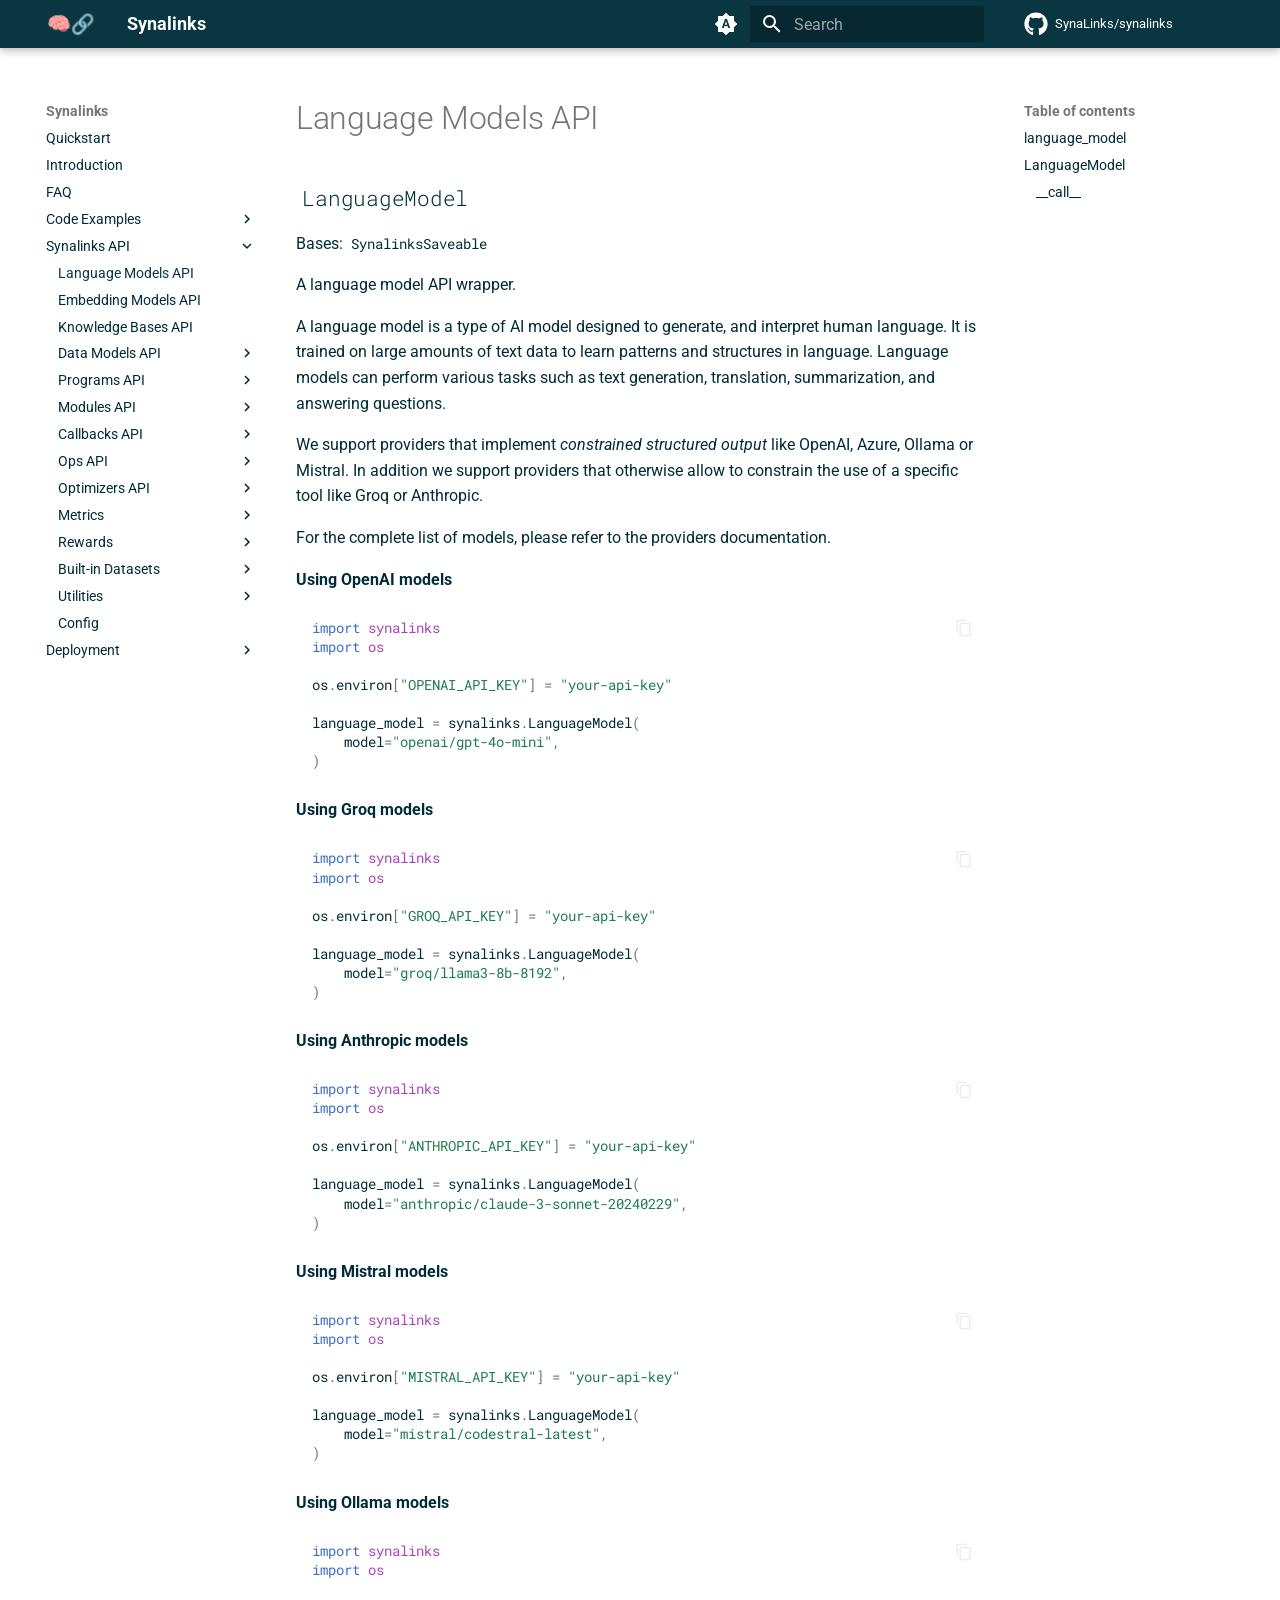
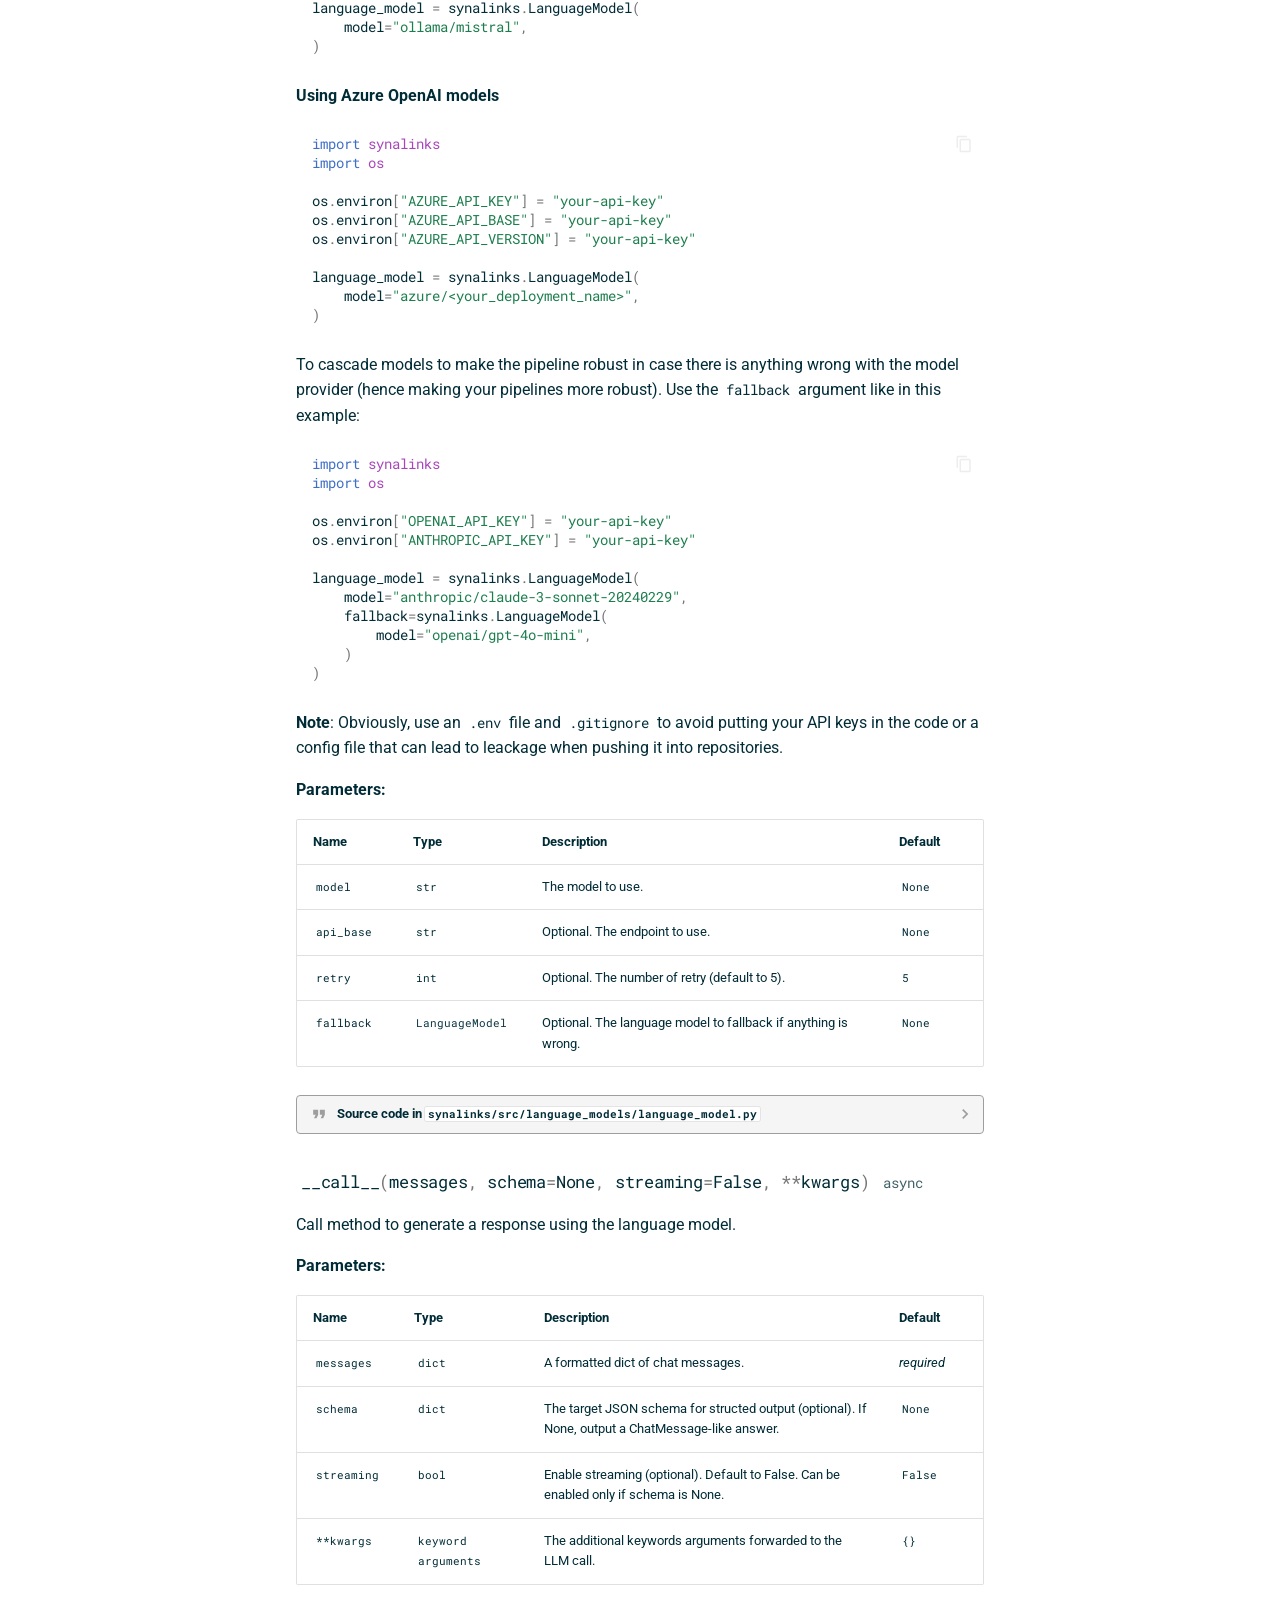
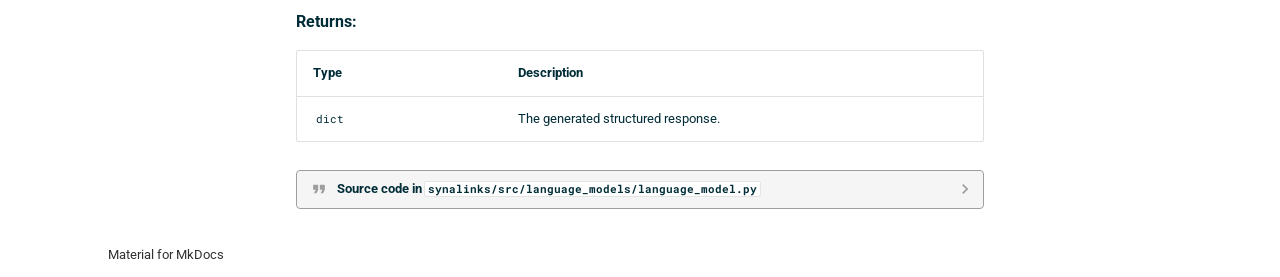
<file: Synalinks API/Language Models API/index.html>
<!doctype html>
<html lang="en" class="no-js">
  <head>
    
      <meta charset="utf-8">
      <meta name="viewport" content="width=device-width,initial-scale=1">
      
      
      
        <link rel="canonical" href="https://synalinks.github.io/synalinks/Synalinks%20API/Language%20Models%20API/">
      
      
        <link rel="prev" href="../../Code%20Examples/Advanced/Retrieval%20Augmented%20Generation/">
      
      
        <link rel="next" href="../Embedding%20Models%20API/">
      
      
      <link rel="icon" href="../../assets/synalinks_favicon.png">
      <meta name="generator" content="mkdocs-1.6.1, mkdocs-material-9.6.14">
    
    
      
        <title>Language Models API - Synalinks</title>
      
    
    
      <link rel="stylesheet" href="../../assets/stylesheets/main.342714a4.min.css">
      
        
        <link rel="stylesheet" href="../../assets/stylesheets/palette.06af60db.min.css">
      
      


    
    
      
    
    
      
        
        
        <link rel="preconnect" href="https://fonts.gstatic.com" crossorigin>
        <link rel="stylesheet" href="https://fonts.googleapis.com/css?family=Roboto:300,300i,400,400i,700,700i%7CRoboto+Mono:400,400i,700,700i&display=fallback">
        <style>:root{--md-text-font:"Roboto";--md-code-font:"Roboto Mono"}</style>
      
    
    
      <link rel="stylesheet" href="../../assets/_mkdocstrings.css">
    
      <link rel="stylesheet" href="../../stylesheets/extra.css">
    
    <script>__md_scope=new URL("../..",location),__md_hash=e=>[...e].reduce(((e,_)=>(e<<5)-e+_.charCodeAt(0)),0),__md_get=(e,_=localStorage,t=__md_scope)=>JSON.parse(_.getItem(t.pathname+"."+e)),__md_set=(e,_,t=localStorage,a=__md_scope)=>{try{t.setItem(a.pathname+"."+e,JSON.stringify(_))}catch(e){}}</script>
    
      

    
    
    
   <link href="../../assets/stylesheets/glightbox.min.css" rel="stylesheet"/><style>
    html.glightbox-open { overflow: initial; height: 100%; }
    .gslide-title { margin-top: 0px; user-select: text; }
    .gslide-desc { color: #666; user-select: text; }
    .gslide-image img { background: white; }
    .gscrollbar-fixer { padding-right: 15px; }
    .gdesc-inner { font-size: 0.75rem; }
    body[data-md-color-scheme="slate"] .gdesc-inner { background: var(--md-default-bg-color);}
    body[data-md-color-scheme="slate"] .gslide-title { color: var(--md-default-fg-color);}
    body[data-md-color-scheme="slate"] .gslide-desc { color: var(--md-default-fg-color);}</style> <script src="../../assets/javascripts/glightbox.min.js"></script></head>
  
  
    
    
      
    
    
    
    
    <body dir="ltr" data-md-color-scheme="default" data-md-color-primary="indigo" data-md-color-accent="indigo">
  
    
    <input class="md-toggle" data-md-toggle="drawer" type="checkbox" id="__drawer" autocomplete="off">
    <input class="md-toggle" data-md-toggle="search" type="checkbox" id="__search" autocomplete="off">
    <label class="md-overlay" for="__drawer"></label>
    <div data-md-component="skip">
      
        
        <a href="#language-models-api" class="md-skip">
          Skip to content
        </a>
      
    </div>
    <div data-md-component="announce">
      
    </div>
    
    
      

  

<header class="md-header md-header--shadow" data-md-component="header">
  <nav class="md-header__inner md-grid" aria-label="Header">
    <a href="../.." title="Synalinks" class="md-header__button md-logo" aria-label="Synalinks" data-md-component="logo">
      
  <img src="../../assets/synalinks_logo.png" alt="logo">

    </a>
    <label class="md-header__button md-icon" for="__drawer">
      
      <svg xmlns="http://www.w3.org/2000/svg" viewBox="0 0 24 24"><path d="M3 6h18v2H3zm0 5h18v2H3zm0 5h18v2H3z"/></svg>
    </label>
    <div class="md-header__title" data-md-component="header-title">
      <div class="md-header__ellipsis">
        <div class="md-header__topic">
          <span class="md-ellipsis">
            Synalinks
          </span>
        </div>
        <div class="md-header__topic" data-md-component="header-topic">
          <span class="md-ellipsis">
            
              Language Models API
            
          </span>
        </div>
      </div>
    </div>
    
      
        <form class="md-header__option" data-md-component="palette">
  
    
    
    
    <input class="md-option" data-md-color-media="(prefers-color-scheme)" data-md-color-scheme="default" data-md-color-primary="indigo" data-md-color-accent="indigo"  aria-label="Switch to light mode"  type="radio" name="__palette" id="__palette_0">
    
      <label class="md-header__button md-icon" title="Switch to light mode" for="__palette_1" hidden>
        <svg xmlns="http://www.w3.org/2000/svg" viewBox="0 0 24 24"><path d="m14.3 16-.7-2h-3.2l-.7 2H7.8L11 7h2l3.2 9zM20 8.69V4h-4.69L12 .69 8.69 4H4v4.69L.69 12 4 15.31V20h4.69L12 23.31 15.31 20H20v-4.69L23.31 12zm-9.15 3.96h2.3L12 9z"/></svg>
      </label>
    
  
    
    
    
    <input class="md-option" data-md-color-media="(prefers-color-scheme: light)" data-md-color-scheme="default" data-md-color-primary="indigo" data-md-color-accent="indigo"  aria-label="Switch to dark mode"  type="radio" name="__palette" id="__palette_1">
    
      <label class="md-header__button md-icon" title="Switch to dark mode" for="__palette_2" hidden>
        <svg xmlns="http://www.w3.org/2000/svg" viewBox="0 0 24 24"><path d="M12 8a4 4 0 0 0-4 4 4 4 0 0 0 4 4 4 4 0 0 0 4-4 4 4 0 0 0-4-4m0 10a6 6 0 0 1-6-6 6 6 0 0 1 6-6 6 6 0 0 1 6 6 6 6 0 0 1-6 6m8-9.31V4h-4.69L12 .69 8.69 4H4v4.69L.69 12 4 15.31V20h4.69L12 23.31 15.31 20H20v-4.69L23.31 12z"/></svg>
      </label>
    
  
    
    
    
    <input class="md-option" data-md-color-media="(prefers-color-scheme: dark)" data-md-color-scheme="slate" data-md-color-primary="indigo" data-md-color-accent="indigo"  aria-label="Switch to system preference"  type="radio" name="__palette" id="__palette_2">
    
      <label class="md-header__button md-icon" title="Switch to system preference" for="__palette_0" hidden>
        <svg xmlns="http://www.w3.org/2000/svg" viewBox="0 0 24 24"><path d="M12 18c-.89 0-1.74-.2-2.5-.55C11.56 16.5 13 14.42 13 12s-1.44-4.5-3.5-5.45C10.26 6.2 11.11 6 12 6a6 6 0 0 1 6 6 6 6 0 0 1-6 6m8-9.31V4h-4.69L12 .69 8.69 4H4v4.69L.69 12 4 15.31V20h4.69L12 23.31 15.31 20H20v-4.69L23.31 12z"/></svg>
      </label>
    
  
</form>
      
    
    
      <script>var palette=__md_get("__palette");if(palette&&palette.color){if("(prefers-color-scheme)"===palette.color.media){var media=matchMedia("(prefers-color-scheme: light)"),input=document.querySelector(media.matches?"[data-md-color-media='(prefers-color-scheme: light)']":"[data-md-color-media='(prefers-color-scheme: dark)']");palette.color.media=input.getAttribute("data-md-color-media"),palette.color.scheme=input.getAttribute("data-md-color-scheme"),palette.color.primary=input.getAttribute("data-md-color-primary"),palette.color.accent=input.getAttribute("data-md-color-accent")}for(var[key,value]of Object.entries(palette.color))document.body.setAttribute("data-md-color-"+key,value)}</script>
    
    
    
      
      
        <label class="md-header__button md-icon" for="__search">
          
          <svg xmlns="http://www.w3.org/2000/svg" viewBox="0 0 24 24"><path d="M9.5 3A6.5 6.5 0 0 1 16 9.5c0 1.61-.59 3.09-1.56 4.23l.27.27h.79l5 5-1.5 1.5-5-5v-.79l-.27-.27A6.52 6.52 0 0 1 9.5 16 6.5 6.5 0 0 1 3 9.5 6.5 6.5 0 0 1 9.5 3m0 2C7 5 5 7 5 9.5S7 14 9.5 14 14 12 14 9.5 12 5 9.5 5"/></svg>
        </label>
        <div class="md-search" data-md-component="search" role="dialog">
  <label class="md-search__overlay" for="__search"></label>
  <div class="md-search__inner" role="search">
    <form class="md-search__form" name="search">
      <input type="text" class="md-search__input" name="query" aria-label="Search" placeholder="Search" autocapitalize="off" autocorrect="off" autocomplete="off" spellcheck="false" data-md-component="search-query" required>
      <label class="md-search__icon md-icon" for="__search">
        
        <svg xmlns="http://www.w3.org/2000/svg" viewBox="0 0 24 24"><path d="M9.5 3A6.5 6.5 0 0 1 16 9.5c0 1.61-.59 3.09-1.56 4.23l.27.27h.79l5 5-1.5 1.5-5-5v-.79l-.27-.27A6.52 6.52 0 0 1 9.5 16 6.5 6.5 0 0 1 3 9.5 6.5 6.5 0 0 1 9.5 3m0 2C7 5 5 7 5 9.5S7 14 9.5 14 14 12 14 9.5 12 5 9.5 5"/></svg>
        
        <svg xmlns="http://www.w3.org/2000/svg" viewBox="0 0 24 24"><path d="M20 11v2H8l5.5 5.5-1.42 1.42L4.16 12l7.92-7.92L13.5 5.5 8 11z"/></svg>
      </label>
      <nav class="md-search__options" aria-label="Search">
        
        <button type="reset" class="md-search__icon md-icon" title="Clear" aria-label="Clear" tabindex="-1">
          
          <svg xmlns="http://www.w3.org/2000/svg" viewBox="0 0 24 24"><path d="M19 6.41 17.59 5 12 10.59 6.41 5 5 6.41 10.59 12 5 17.59 6.41 19 12 13.41 17.59 19 19 17.59 13.41 12z"/></svg>
        </button>
      </nav>
      
    </form>
    <div class="md-search__output">
      <div class="md-search__scrollwrap" tabindex="0" data-md-scrollfix>
        <div class="md-search-result" data-md-component="search-result">
          <div class="md-search-result__meta">
            Initializing search
          </div>
          <ol class="md-search-result__list" role="presentation"></ol>
        </div>
      </div>
    </div>
  </div>
</div>
      
    
    
      <div class="md-header__source">
        <a href="https://github.com/SynaLinks/synalinks" title="Go to repository" class="md-source" data-md-component="source">
  <div class="md-source__icon md-icon">
    
    <svg xmlns="http://www.w3.org/2000/svg" viewBox="0 0 496 512"><!--! Font Awesome Free 6.7.2 by @fontawesome - https://fontawesome.com License - https://fontawesome.com/license/free (Icons: CC BY 4.0, Fonts: SIL OFL 1.1, Code: MIT License) Copyright 2024 Fonticons, Inc.--><path d="M165.9 397.4c0 2-2.3 3.6-5.2 3.6-3.3.3-5.6-1.3-5.6-3.6 0-2 2.3-3.6 5.2-3.6 3-.3 5.6 1.3 5.6 3.6m-31.1-4.5c-.7 2 1.3 4.3 4.3 4.9 2.6 1 5.6 0 6.2-2s-1.3-4.3-4.3-5.2c-2.6-.7-5.5.3-6.2 2.3m44.2-1.7c-2.9.7-4.9 2.6-4.6 4.9.3 2 2.9 3.3 5.9 2.6 2.9-.7 4.9-2.6 4.6-4.6-.3-1.9-3-3.2-5.9-2.9M244.8 8C106.1 8 0 113.3 0 252c0 110.9 69.8 205.8 169.5 239.2 12.8 2.3 17.3-5.6 17.3-12.1 0-6.2-.3-40.4-.3-61.4 0 0-70 15-84.7-29.8 0 0-11.4-29.1-27.8-36.6 0 0-22.9-15.7 1.6-15.4 0 0 24.9 2 38.6 25.8 21.9 38.6 58.6 27.5 72.9 20.9 2.3-16 8.8-27.1 16-33.7-55.9-6.2-112.3-14.3-112.3-110.5 0-27.5 7.6-41.3 23.6-58.9-2.6-6.5-11.1-33.3 2.6-67.9 20.9-6.5 69 27 69 27 20-5.6 41.5-8.5 62.8-8.5s42.8 2.9 62.8 8.5c0 0 48.1-33.6 69-27 13.7 34.7 5.2 61.4 2.6 67.9 16 17.7 25.8 31.5 25.8 58.9 0 96.5-58.9 104.2-114.8 110.5 9.2 7.9 17 22.9 17 46.4 0 33.7-.3 75.4-.3 83.6 0 6.5 4.6 14.4 17.3 12.1C428.2 457.8 496 362.9 496 252 496 113.3 383.5 8 244.8 8M97.2 352.9c-1.3 1-1 3.3.7 5.2 1.6 1.6 3.9 2.3 5.2 1 1.3-1 1-3.3-.7-5.2-1.6-1.6-3.9-2.3-5.2-1m-10.8-8.1c-.7 1.3.3 2.9 2.3 3.9 1.6 1 3.6.7 4.3-.7.7-1.3-.3-2.9-2.3-3.9-2-.6-3.6-.3-4.3.7m32.4 35.6c-1.6 1.3-1 4.3 1.3 6.2 2.3 2.3 5.2 2.6 6.5 1 1.3-1.3.7-4.3-1.3-6.2-2.2-2.3-5.2-2.6-6.5-1m-11.4-14.7c-1.6 1-1.6 3.6 0 5.9s4.3 3.3 5.6 2.3c1.6-1.3 1.6-3.9 0-6.2-1.4-2.3-4-3.3-5.6-2"/></svg>
  </div>
  <div class="md-source__repository">
    SynaLinks/synalinks
  </div>
</a>
      </div>
    
  </nav>
  
</header>
    
    <div class="md-container" data-md-component="container">
      
      
        
          
        
      
      <main class="md-main" data-md-component="main">
        <div class="md-main__inner md-grid">
          
            
              
              <div class="md-sidebar md-sidebar--primary" data-md-component="sidebar" data-md-type="navigation" >
                <div class="md-sidebar__scrollwrap">
                  <div class="md-sidebar__inner">
                    



<nav class="md-nav md-nav--primary" aria-label="Navigation" data-md-level="0">
  <label class="md-nav__title" for="__drawer">
    <a href="../.." title="Synalinks" class="md-nav__button md-logo" aria-label="Synalinks" data-md-component="logo">
      
  <img src="../../assets/synalinks_logo.png" alt="logo">

    </a>
    Synalinks
  </label>
  
    <div class="md-nav__source">
      <a href="https://github.com/SynaLinks/synalinks" title="Go to repository" class="md-source" data-md-component="source">
  <div class="md-source__icon md-icon">
    
    <svg xmlns="http://www.w3.org/2000/svg" viewBox="0 0 496 512"><!--! Font Awesome Free 6.7.2 by @fontawesome - https://fontawesome.com License - https://fontawesome.com/license/free (Icons: CC BY 4.0, Fonts: SIL OFL 1.1, Code: MIT License) Copyright 2024 Fonticons, Inc.--><path d="M165.9 397.4c0 2-2.3 3.6-5.2 3.6-3.3.3-5.6-1.3-5.6-3.6 0-2 2.3-3.6 5.2-3.6 3-.3 5.6 1.3 5.6 3.6m-31.1-4.5c-.7 2 1.3 4.3 4.3 4.9 2.6 1 5.6 0 6.2-2s-1.3-4.3-4.3-5.2c-2.6-.7-5.5.3-6.2 2.3m44.2-1.7c-2.9.7-4.9 2.6-4.6 4.9.3 2 2.9 3.3 5.9 2.6 2.9-.7 4.9-2.6 4.6-4.6-.3-1.9-3-3.2-5.9-2.9M244.8 8C106.1 8 0 113.3 0 252c0 110.9 69.8 205.8 169.5 239.2 12.8 2.3 17.3-5.6 17.3-12.1 0-6.2-.3-40.4-.3-61.4 0 0-70 15-84.7-29.8 0 0-11.4-29.1-27.8-36.6 0 0-22.9-15.7 1.6-15.4 0 0 24.9 2 38.6 25.8 21.9 38.6 58.6 27.5 72.9 20.9 2.3-16 8.8-27.1 16-33.7-55.9-6.2-112.3-14.3-112.3-110.5 0-27.5 7.6-41.3 23.6-58.9-2.6-6.5-11.1-33.3 2.6-67.9 20.9-6.5 69 27 69 27 20-5.6 41.5-8.5 62.8-8.5s42.8 2.9 62.8 8.5c0 0 48.1-33.6 69-27 13.7 34.7 5.2 61.4 2.6 67.9 16 17.7 25.8 31.5 25.8 58.9 0 96.5-58.9 104.2-114.8 110.5 9.2 7.9 17 22.9 17 46.4 0 33.7-.3 75.4-.3 83.6 0 6.5 4.6 14.4 17.3 12.1C428.2 457.8 496 362.9 496 252 496 113.3 383.5 8 244.8 8M97.2 352.9c-1.3 1-1 3.3.7 5.2 1.6 1.6 3.9 2.3 5.2 1 1.3-1 1-3.3-.7-5.2-1.6-1.6-3.9-2.3-5.2-1m-10.8-8.1c-.7 1.3.3 2.9 2.3 3.9 1.6 1 3.6.7 4.3-.7.7-1.3-.3-2.9-2.3-3.9-2-.6-3.6-.3-4.3.7m32.4 35.6c-1.6 1.3-1 4.3 1.3 6.2 2.3 2.3 5.2 2.6 6.5 1 1.3-1.3.7-4.3-1.3-6.2-2.2-2.3-5.2-2.6-6.5-1m-11.4-14.7c-1.6 1-1.6 3.6 0 5.9s4.3 3.3 5.6 2.3c1.6-1.3 1.6-3.9 0-6.2-1.4-2.3-4-3.3-5.6-2"/></svg>
  </div>
  <div class="md-source__repository">
    SynaLinks/synalinks
  </div>
</a>
    </div>
  
  <ul class="md-nav__list" data-md-scrollfix>
    
      
      
  
  
  
  
    <li class="md-nav__item">
      <a href="../.." class="md-nav__link">
        
  
  
  <span class="md-ellipsis">
    Quickstart
    
  </span>
  

      </a>
    </li>
  

    
      
      
  
  
  
  
    <li class="md-nav__item">
      <a href="../../Introduction/" class="md-nav__link">
        
  
  
  <span class="md-ellipsis">
    Introduction
    
  </span>
  

      </a>
    </li>
  

    
      
      
  
  
  
  
    <li class="md-nav__item">
      <a href="../../FAQ/" class="md-nav__link">
        
  
  
  <span class="md-ellipsis">
    FAQ
    
  </span>
  

      </a>
    </li>
  

    
      
      
  
  
  
  
    
    
    
    
    
    <li class="md-nav__item md-nav__item--nested">
      
        
        
        <input class="md-nav__toggle md-toggle " type="checkbox" id="__nav_4" >
        
          
          <label class="md-nav__link" for="__nav_4" id="__nav_4_label" tabindex="0">
            
  
  
  <span class="md-ellipsis">
    Code Examples
    
  </span>
  

            <span class="md-nav__icon md-icon"></span>
          </label>
        
        <nav class="md-nav" data-md-level="1" aria-labelledby="__nav_4_label" aria-expanded="false">
          <label class="md-nav__title" for="__nav_4">
            <span class="md-nav__icon md-icon"></span>
            Code Examples
          </label>
          <ul class="md-nav__list" data-md-scrollfix>
            
              
                
  
  
  
  
    
    
    
    
    
    <li class="md-nav__item md-nav__item--nested">
      
        
        
        <input class="md-nav__toggle md-toggle " type="checkbox" id="__nav_4_1" >
        
          
          <label class="md-nav__link" for="__nav_4_1" id="__nav_4_1_label" tabindex="0">
            
  
  
  <span class="md-ellipsis">
    Basics
    
  </span>
  

            <span class="md-nav__icon md-icon"></span>
          </label>
        
        <nav class="md-nav" data-md-level="2" aria-labelledby="__nav_4_1_label" aria-expanded="false">
          <label class="md-nav__title" for="__nav_4_1">
            <span class="md-nav__icon md-icon"></span>
            Basics
          </label>
          <ul class="md-nav__list" data-md-scrollfix>
            
              
                
  
  
  
  
    <li class="md-nav__item">
      <a href="../../Code%20Examples/Basics/First%20Steps/" class="md-nav__link">
        
  
  
  <span class="md-ellipsis">
    First Steps
    
  </span>
  

      </a>
    </li>
  

              
            
              
                
  
  
  
  
    <li class="md-nav__item">
      <a href="../../Code%20Examples/Basics/First%20Programs/" class="md-nav__link">
        
  
  
  <span class="md-ellipsis">
    First Programs
    
  </span>
  

      </a>
    </li>
  

              
            
              
                
  
  
  
  
    <li class="md-nav__item">
      <a href="../../Code%20Examples/Basics/Control%20Flow/" class="md-nav__link">
        
  
  
  <span class="md-ellipsis">
    Control Flow
    
  </span>
  

      </a>
    </li>
  

              
            
              
                
  
  
  
  
    <li class="md-nav__item">
      <a href="../../Code%20Examples/Basics/Conversational%20Applications/" class="md-nav__link">
        
  
  
  <span class="md-ellipsis">
    Conversational Applications
    
  </span>
  

      </a>
    </li>
  

              
            
              
                
  
  
  
  
    <li class="md-nav__item">
      <a href="../../Code%20Examples/Basics/Reward%20Metrics%20And%20Optimizers/" class="md-nav__link">
        
  
  
  <span class="md-ellipsis">
    Rewards, Metrics &amp; Optimizers
    
  </span>
  

      </a>
    </li>
  

              
            
              
                
  
  
  
  
    <li class="md-nav__item">
      <a href="../../Code%20Examples/Basics/Training%20Programs/" class="md-nav__link">
        
  
  
  <span class="md-ellipsis">
    Training Programs
    
  </span>
  

      </a>
    </li>
  

              
            
          </ul>
        </nav>
      
    </li>
  

              
            
              
                
  
  
  
  
    
    
    
    
    
    <li class="md-nav__item md-nav__item--nested">
      
        
        
        <input class="md-nav__toggle md-toggle " type="checkbox" id="__nav_4_2" >
        
          
          <label class="md-nav__link" for="__nav_4_2" id="__nav_4_2_label" tabindex="0">
            
  
  
  <span class="md-ellipsis">
    Advanced
    
  </span>
  

            <span class="md-nav__icon md-icon"></span>
          </label>
        
        <nav class="md-nav" data-md-level="2" aria-labelledby="__nav_4_2_label" aria-expanded="false">
          <label class="md-nav__title" for="__nav_4_2">
            <span class="md-nav__icon md-icon"></span>
            Advanced
          </label>
          <ul class="md-nav__list" data-md-scrollfix>
            
              
                
  
  
  
  
    <li class="md-nav__item">
      <a href="../../Code%20Examples/Advanced/Implementing%20Custom%20Modules%20And%20Programs%20Via%20Subclassing/" class="md-nav__link">
        
  
  
  <span class="md-ellipsis">
    Implementing custom modules &amp; programs via subclassing
    
  </span>
  

      </a>
    </li>
  

              
            
              
                
  
  
  
  
    <li class="md-nav__item">
      <a href="../../Code%20Examples/Advanced/First%20Knowledge%20Graph%20Schema/" class="md-nav__link">
        
  
  
  <span class="md-ellipsis">
    First Knowledge Graph Schema
    
  </span>
  

      </a>
    </li>
  

              
            
              
                
  
  
  
  
    <li class="md-nav__item">
      <a href="../../Code%20Examples/Advanced/Knowledge%20Extraction/" class="md-nav__link">
        
  
  
  <span class="md-ellipsis">
    Knowledge Extraction
    
  </span>
  

      </a>
    </li>
  

              
            
              
                
  
  
  
  
    <li class="md-nav__item">
      <a href="../../Code%20Examples/Advanced/Retrieval%20Augmented%20Generation/" class="md-nav__link">
        
  
  
  <span class="md-ellipsis">
    Retrieval Augmented Generation
    
  </span>
  

      </a>
    </li>
  

              
            
          </ul>
        </nav>
      
    </li>
  

              
            
          </ul>
        </nav>
      
    </li>
  

    
      
      
  
  
    
  
  
  
    
    
    
    
    
    <li class="md-nav__item md-nav__item--active md-nav__item--nested">
      
        
        
        <input class="md-nav__toggle md-toggle " type="checkbox" id="__nav_5" checked>
        
          
          <label class="md-nav__link" for="__nav_5" id="__nav_5_label" tabindex="0">
            
  
  
  <span class="md-ellipsis">
    Synalinks API
    
  </span>
  

            <span class="md-nav__icon md-icon"></span>
          </label>
        
        <nav class="md-nav" data-md-level="1" aria-labelledby="__nav_5_label" aria-expanded="true">
          <label class="md-nav__title" for="__nav_5">
            <span class="md-nav__icon md-icon"></span>
            Synalinks API
          </label>
          <ul class="md-nav__list" data-md-scrollfix>
            
              
                
  
  
    
  
  
  
    <li class="md-nav__item md-nav__item--active">
      
      <input class="md-nav__toggle md-toggle" type="checkbox" id="__toc">
      
      
        
      
      
        <label class="md-nav__link md-nav__link--active" for="__toc">
          
  
  
  <span class="md-ellipsis">
    Language Models API
    
  </span>
  

          <span class="md-nav__icon md-icon"></span>
        </label>
      
      <a href="./" class="md-nav__link md-nav__link--active">
        
  
  
  <span class="md-ellipsis">
    Language Models API
    
  </span>
  

      </a>
      
        

<nav class="md-nav md-nav--secondary" aria-label="Table of contents">
  
  
  
    
  
  
    <label class="md-nav__title" for="__toc">
      <span class="md-nav__icon md-icon"></span>
      Table of contents
    </label>
    <ul class="md-nav__list" data-md-component="toc" data-md-scrollfix>
      
        <li class="md-nav__item">
  <a href="#synalinks.src.language_models.language_model" class="md-nav__link">
    <span class="md-ellipsis">
      language_model
    </span>
  </a>
  
</li>
      
        <li class="md-nav__item">
  <a href="#synalinks.src.language_models.language_model.LanguageModel" class="md-nav__link">
    <span class="md-ellipsis">
      LanguageModel
    </span>
  </a>
  
    <nav class="md-nav" aria-label="LanguageModel">
      <ul class="md-nav__list">
        
          <li class="md-nav__item">
  <a href="#synalinks.src.language_models.language_model.LanguageModel.__call__" class="md-nav__link">
    <span class="md-ellipsis">
      __call__
    </span>
  </a>
  
</li>
        
      </ul>
    </nav>
  
</li>
      
    </ul>
  
</nav>
      
    </li>
  

              
            
              
                
  
  
  
  
    <li class="md-nav__item">
      <a href="../Embedding%20Models%20API/" class="md-nav__link">
        
  
  
  <span class="md-ellipsis">
    Embedding Models API
    
  </span>
  

      </a>
    </li>
  

              
            
              
                
  
  
  
  
    <li class="md-nav__item">
      <a href="../Knowledge%20Bases%20API/" class="md-nav__link">
        
  
  
  <span class="md-ellipsis">
    Knowledge Bases API
    
  </span>
  

      </a>
    </li>
  

              
            
              
                
  
  
  
  
    
    
    
    
    
    <li class="md-nav__item md-nav__item--nested">
      
        
        
        <input class="md-nav__toggle md-toggle " type="checkbox" id="__nav_5_4" >
        
          
          <label class="md-nav__link" for="__nav_5_4" id="__nav_5_4_label" tabindex="0">
            
  
  
  <span class="md-ellipsis">
    Data Models API
    
  </span>
  

            <span class="md-nav__icon md-icon"></span>
          </label>
        
        <nav class="md-nav" data-md-level="2" aria-labelledby="__nav_5_4_label" aria-expanded="false">
          <label class="md-nav__title" for="__nav_5_4">
            <span class="md-nav__icon md-icon"></span>
            Data Models API
          </label>
          <ul class="md-nav__list" data-md-scrollfix>
            
              
                
  
  
  
  
    <li class="md-nav__item">
      <a href="../Data%20Models%20API/" class="md-nav__link">
        
  
  
  <span class="md-ellipsis">
    Data Models API
    
  </span>
  

      </a>
    </li>
  

              
            
              
                
  
  
  
  
    <li class="md-nav__item">
      <a href="../Data%20Models%20API/The%20DataModel%20class/" class="md-nav__link">
        
  
  
  <span class="md-ellipsis">
    The DataModel class
    
  </span>
  

      </a>
    </li>
  

              
            
              
                
  
  
  
  
    <li class="md-nav__item">
      <a href="../Data%20Models%20API/The%20JsonDataModel%20class/" class="md-nav__link">
        
  
  
  <span class="md-ellipsis">
    The JsonDataModel class
    
  </span>
  

      </a>
    </li>
  

              
            
              
                
  
  
  
  
    <li class="md-nav__item">
      <a href="../Data%20Models%20API/The%20SymbolicDataModel%20class/" class="md-nav__link">
        
  
  
  <span class="md-ellipsis">
    The SymbolicDataModel class
    
  </span>
  

      </a>
    </li>
  

              
            
              
                
  
  
  
  
    <li class="md-nav__item">
      <a href="../Data%20Models%20API/The%20Variable%20class/" class="md-nav__link">
        
  
  
  <span class="md-ellipsis">
    The Variable class
    
  </span>
  

      </a>
    </li>
  

              
            
              
                
  
  
  
  
    <li class="md-nav__item">
      <a href="../Data%20Models%20API/The%20Base%20DataModels/" class="md-nav__link">
        
  
  
  <span class="md-ellipsis">
    The Base DataModels
    
  </span>
  

      </a>
    </li>
  

              
            
          </ul>
        </nav>
      
    </li>
  

              
            
              
                
  
  
  
  
    
    
    
    
    
    <li class="md-nav__item md-nav__item--nested">
      
        
        
        <input class="md-nav__toggle md-toggle " type="checkbox" id="__nav_5_5" >
        
          
          <label class="md-nav__link" for="__nav_5_5" id="__nav_5_5_label" tabindex="0">
            
  
  
  <span class="md-ellipsis">
    Programs API
    
  </span>
  

            <span class="md-nav__icon md-icon"></span>
          </label>
        
        <nav class="md-nav" data-md-level="2" aria-labelledby="__nav_5_5_label" aria-expanded="false">
          <label class="md-nav__title" for="__nav_5_5">
            <span class="md-nav__icon md-icon"></span>
            Programs API
          </label>
          <ul class="md-nav__list" data-md-scrollfix>
            
              
                
  
  
  
  
    <li class="md-nav__item">
      <a href="../Programs%20API/" class="md-nav__link">
        
  
  
  <span class="md-ellipsis">
    Programs API
    
  </span>
  

      </a>
    </li>
  

              
            
              
                
  
  
  
  
    <li class="md-nav__item">
      <a href="../Programs%20API/The%20Program%20class/" class="md-nav__link">
        
  
  
  <span class="md-ellipsis">
    The Program class
    
  </span>
  

      </a>
    </li>
  

              
            
              
                
  
  
  
  
    <li class="md-nav__item">
      <a href="../Programs%20API/The%20Sequential%20class/" class="md-nav__link">
        
  
  
  <span class="md-ellipsis">
    The Sequential class
    
  </span>
  

      </a>
    </li>
  

              
            
              
                
  
  
  
  
    <li class="md-nav__item">
      <a href="../Programs%20API/Program%20training%20API/" class="md-nav__link">
        
  
  
  <span class="md-ellipsis">
    Program training API
    
  </span>
  

      </a>
    </li>
  

              
            
              
                
  
  
  
  
    
    
    
    
    
    <li class="md-nav__item md-nav__item--nested">
      
        
        
        <input class="md-nav__toggle md-toggle " type="checkbox" id="__nav_5_5_5" >
        
          
          <label class="md-nav__link" for="__nav_5_5_5" id="__nav_5_5_5_label" tabindex="0">
            
  
  
  <span class="md-ellipsis">
    Program Saving API
    
  </span>
  

            <span class="md-nav__icon md-icon"></span>
          </label>
        
        <nav class="md-nav" data-md-level="3" aria-labelledby="__nav_5_5_5_label" aria-expanded="false">
          <label class="md-nav__title" for="__nav_5_5_5">
            <span class="md-nav__icon md-icon"></span>
            Program Saving API
          </label>
          <ul class="md-nav__list" data-md-scrollfix>
            
              
                
  
  
  
  
    <li class="md-nav__item">
      <a href="../Programs%20API/Program%20Saving%20API/Program%20saving%20and%20loading/" class="md-nav__link">
        
  
  
  <span class="md-ellipsis">
    Program saving and loading
    
  </span>
  

      </a>
    </li>
  

              
            
              
                
  
  
  
  
    <li class="md-nav__item">
      <a href="../Programs%20API/Program%20Saving%20API/Variable%20saving%20and%20loading/" class="md-nav__link">
        
  
  
  <span class="md-ellipsis">
    Variable saving and loading
    
  </span>
  

      </a>
    </li>
  

              
            
          </ul>
        </nav>
      
    </li>
  

              
            
          </ul>
        </nav>
      
    </li>
  

              
            
              
                
  
  
  
  
    
    
    
    
    
    <li class="md-nav__item md-nav__item--nested">
      
        
        
        <input class="md-nav__toggle md-toggle " type="checkbox" id="__nav_5_6" >
        
          
          <label class="md-nav__link" for="__nav_5_6" id="__nav_5_6_label" tabindex="0">
            
  
  
  <span class="md-ellipsis">
    Modules API
    
  </span>
  

            <span class="md-nav__icon md-icon"></span>
          </label>
        
        <nav class="md-nav" data-md-level="2" aria-labelledby="__nav_5_6_label" aria-expanded="false">
          <label class="md-nav__title" for="__nav_5_6">
            <span class="md-nav__icon md-icon"></span>
            Modules API
          </label>
          <ul class="md-nav__list" data-md-scrollfix>
            
              
                
  
  
  
  
    <li class="md-nav__item">
      <a href="../Modules%20API/" class="md-nav__link">
        
  
  
  <span class="md-ellipsis">
    Modules API
    
  </span>
  

      </a>
    </li>
  

              
            
              
                
  
  
  
  
    <li class="md-nav__item">
      <a href="../Modules%20API/Base%20Module%20class/" class="md-nav__link">
        
  
  
  <span class="md-ellipsis">
    Base Module class
    
  </span>
  

      </a>
    </li>
  

              
            
              
                
  
  
  
  
    
    
    
    
    
    <li class="md-nav__item md-nav__item--nested">
      
        
        
        <input class="md-nav__toggle md-toggle " type="checkbox" id="__nav_5_6_3" >
        
          
          <label class="md-nav__link" for="__nav_5_6_3" id="__nav_5_6_3_label" tabindex="0">
            
  
  
  <span class="md-ellipsis">
    Core Modules
    
  </span>
  

            <span class="md-nav__icon md-icon"></span>
          </label>
        
        <nav class="md-nav" data-md-level="3" aria-labelledby="__nav_5_6_3_label" aria-expanded="false">
          <label class="md-nav__title" for="__nav_5_6_3">
            <span class="md-nav__icon md-icon"></span>
            Core Modules
          </label>
          <ul class="md-nav__list" data-md-scrollfix>
            
              
                
  
  
  
  
    <li class="md-nav__item">
      <a href="../Modules%20API/Core%20Modules/" class="md-nav__link">
        
  
  
  <span class="md-ellipsis">
    Core Modules
    
  </span>
  

      </a>
    </li>
  

              
            
              
                
  
  
  
  
    <li class="md-nav__item">
      <a href="../Modules%20API/Core%20Modules/Input%20module/" class="md-nav__link">
        
  
  
  <span class="md-ellipsis">
    Input module
    
  </span>
  

      </a>
    </li>
  

              
            
              
                
  
  
  
  
    <li class="md-nav__item">
      <a href="../Modules%20API/Core%20Modules/Identity%20module/" class="md-nav__link">
        
  
  
  <span class="md-ellipsis">
    Identity module
    
  </span>
  

      </a>
    </li>
  

              
            
              
                
  
  
  
  
    <li class="md-nav__item">
      <a href="../Modules%20API/Core%20Modules/Not%20module/" class="md-nav__link">
        
  
  
  <span class="md-ellipsis">
    Not module
    
  </span>
  

      </a>
    </li>
  

              
            
              
                
  
  
  
  
    <li class="md-nav__item">
      <a href="../Modules%20API/Core%20Modules/Generator%20module/" class="md-nav__link">
        
  
  
  <span class="md-ellipsis">
    Generator module
    
  </span>
  

      </a>
    </li>
  

              
            
              
                
  
  
  
  
    <li class="md-nav__item">
      <a href="../Modules%20API/Core%20Modules/Decision%20module/" class="md-nav__link">
        
  
  
  <span class="md-ellipsis">
    Decision module
    
  </span>
  

      </a>
    </li>
  

              
            
              
                
  
  
  
  
    <li class="md-nav__item">
      <a href="../Modules%20API/Core%20Modules/Action%20module/" class="md-nav__link">
        
  
  
  <span class="md-ellipsis">
    Action module
    
  </span>
  

      </a>
    </li>
  

              
            
              
                
  
  
  
  
    <li class="md-nav__item">
      <a href="../Modules%20API/Core%20Modules/Branch%20module/" class="md-nav__link">
        
  
  
  <span class="md-ellipsis">
    Branch module
    
  </span>
  

      </a>
    </li>
  

              
            
          </ul>
        </nav>
      
    </li>
  

              
            
              
                
  
  
  
  
    
    
    
    
    
    <li class="md-nav__item md-nav__item--nested">
      
        
        
        <input class="md-nav__toggle md-toggle " type="checkbox" id="__nav_5_6_4" >
        
          
          <label class="md-nav__link" for="__nav_5_6_4" id="__nav_5_6_4_label" tabindex="0">
            
  
  
  <span class="md-ellipsis">
    Knowledge Modules
    
  </span>
  

            <span class="md-nav__icon md-icon"></span>
          </label>
        
        <nav class="md-nav" data-md-level="3" aria-labelledby="__nav_5_6_4_label" aria-expanded="false">
          <label class="md-nav__title" for="__nav_5_6_4">
            <span class="md-nav__icon md-icon"></span>
            Knowledge Modules
          </label>
          <ul class="md-nav__list" data-md-scrollfix>
            
              
                
  
  
  
  
    <li class="md-nav__item">
      <a href="../Modules%20API/Knowledge%20Modules/" class="md-nav__link">
        
  
  
  <span class="md-ellipsis">
    Knowledge Modules
    
  </span>
  

      </a>
    </li>
  

              
            
              
                
  
  
  
  
    <li class="md-nav__item">
      <a href="../Modules%20API/Knowledge%20Modules/Embedding%20module/" class="md-nav__link">
        
  
  
  <span class="md-ellipsis">
    Embedding module
    
  </span>
  

      </a>
    </li>
  

              
            
              
                
  
  
  
  
    <li class="md-nav__item">
      <a href="../Modules%20API/Knowledge%20Modules/UpdateKnowledge%20module/" class="md-nav__link">
        
  
  
  <span class="md-ellipsis">
    UpdateKnowledge module
    
  </span>
  

      </a>
    </li>
  

              
            
              
                
  
  
  
  
    <li class="md-nav__item">
      <a href="../Modules%20API/Knowledge%20Modules/EntityRetriever%20module/" class="md-nav__link">
        
  
  
  <span class="md-ellipsis">
    EntityRetriever module
    
  </span>
  

      </a>
    </li>
  

              
            
              
                
  
  
  
  
    <li class="md-nav__item">
      <a href="../Modules%20API/Knowledge%20Modules/KnowledgeRetriever%20module/" class="md-nav__link">
        
  
  
  <span class="md-ellipsis">
    KnowledgeRetriever module
    
  </span>
  

      </a>
    </li>
  

              
            
          </ul>
        </nav>
      
    </li>
  

              
            
              
                
  
  
  
  
    
    
    
    
    
    <li class="md-nav__item md-nav__item--nested">
      
        
        
        <input class="md-nav__toggle md-toggle " type="checkbox" id="__nav_5_6_5" >
        
          
          <label class="md-nav__link" for="__nav_5_6_5" id="__nav_5_6_5_label" tabindex="0">
            
  
  
  <span class="md-ellipsis">
    Merging Modules
    
  </span>
  

            <span class="md-nav__icon md-icon"></span>
          </label>
        
        <nav class="md-nav" data-md-level="3" aria-labelledby="__nav_5_6_5_label" aria-expanded="false">
          <label class="md-nav__title" for="__nav_5_6_5">
            <span class="md-nav__icon md-icon"></span>
            Merging Modules
          </label>
          <ul class="md-nav__list" data-md-scrollfix>
            
              
                
  
  
  
  
    <li class="md-nav__item">
      <a href="../Modules%20API/Merging%20Modules/" class="md-nav__link">
        
  
  
  <span class="md-ellipsis">
    Merging Modules
    
  </span>
  

      </a>
    </li>
  

              
            
              
                
  
  
  
  
    <li class="md-nav__item">
      <a href="../Modules%20API/Merging%20Modules/Concat%20module/" class="md-nav__link">
        
  
  
  <span class="md-ellipsis">
    Concat module
    
  </span>
  

      </a>
    </li>
  

              
            
              
                
  
  
  
  
    <li class="md-nav__item">
      <a href="../Modules%20API/Merging%20Modules/And%20module/" class="md-nav__link">
        
  
  
  <span class="md-ellipsis">
    And module
    
  </span>
  

      </a>
    </li>
  

              
            
              
                
  
  
  
  
    <li class="md-nav__item">
      <a href="../Modules%20API/Merging%20Modules/Or%20module/" class="md-nav__link">
        
  
  
  <span class="md-ellipsis">
    Or module
    
  </span>
  

      </a>
    </li>
  

              
            
              
                
  
  
  
  
    <li class="md-nav__item">
      <a href="../Modules%20API/Merging%20Modules/Xor%20module/" class="md-nav__link">
        
  
  
  <span class="md-ellipsis">
    Xor module
    
  </span>
  

      </a>
    </li>
  

              
            
          </ul>
        </nav>
      
    </li>
  

              
            
              
                
  
  
  
  
    
    
    
    
    
    <li class="md-nav__item md-nav__item--nested">
      
        
        
        <input class="md-nav__toggle md-toggle " type="checkbox" id="__nav_5_6_6" >
        
          
          <label class="md-nav__link" for="__nav_5_6_6" id="__nav_5_6_6_label" tabindex="0">
            
  
  
  <span class="md-ellipsis">
    Test Time Compute Modules
    
  </span>
  

            <span class="md-nav__icon md-icon"></span>
          </label>
        
        <nav class="md-nav" data-md-level="3" aria-labelledby="__nav_5_6_6_label" aria-expanded="false">
          <label class="md-nav__title" for="__nav_5_6_6">
            <span class="md-nav__icon md-icon"></span>
            Test Time Compute Modules
          </label>
          <ul class="md-nav__list" data-md-scrollfix>
            
              
                
  
  
  
  
    <li class="md-nav__item">
      <a href="../Modules%20API/Test%20Time%20Compute%20Modules/" class="md-nav__link">
        
  
  
  <span class="md-ellipsis">
    Test Time Compute Modules
    
  </span>
  

      </a>
    </li>
  

              
            
              
                
  
  
  
  
    <li class="md-nav__item">
      <a href="../Modules%20API/Test%20Time%20Compute%20Modules/ChainOfThought%20module/" class="md-nav__link">
        
  
  
  <span class="md-ellipsis">
    ChainOfThought module
    
  </span>
  

      </a>
    </li>
  

              
            
              
                
  
  
  
  
    <li class="md-nav__item">
      <a href="../Modules%20API/Test%20Time%20Compute%20Modules/SelfCritique%20module/" class="md-nav__link">
        
  
  
  <span class="md-ellipsis">
    SelfCritique module
    
  </span>
  

      </a>
    </li>
  

              
            
          </ul>
        </nav>
      
    </li>
  

              
            
              
                
  
  
  
  
    
    
    
    
    
    <li class="md-nav__item md-nav__item--nested">
      
        
        
        <input class="md-nav__toggle md-toggle " type="checkbox" id="__nav_5_6_7" >
        
          
          <label class="md-nav__link" for="__nav_5_6_7" id="__nav_5_6_7_label" tabindex="0">
            
  
  
  <span class="md-ellipsis">
    Agents Modules
    
  </span>
  

            <span class="md-nav__icon md-icon"></span>
          </label>
        
        <nav class="md-nav" data-md-level="3" aria-labelledby="__nav_5_6_7_label" aria-expanded="false">
          <label class="md-nav__title" for="__nav_5_6_7">
            <span class="md-nav__icon md-icon"></span>
            Agents Modules
          </label>
          <ul class="md-nav__list" data-md-scrollfix>
            
              
                
  
  
  
  
    <li class="md-nav__item">
      <a href="../Modules%20API/Agents%20Modules/" class="md-nav__link">
        
  
  
  <span class="md-ellipsis">
    Agent Modules
    
  </span>
  

      </a>
    </li>
  

              
            
              
                
  
  
  
  
    <li class="md-nav__item">
      <a href="../Modules%20API/Agents%20Modules/ReACT%20Agent%20module/" class="md-nav__link">
        
  
  
  <span class="md-ellipsis">
    ReACT Agent module
    
  </span>
  

      </a>
    </li>
  

              
            
          </ul>
        </nav>
      
    </li>
  

              
            
          </ul>
        </nav>
      
    </li>
  

              
            
              
                
  
  
  
  
    
    
    
    
    
    <li class="md-nav__item md-nav__item--nested">
      
        
        
        <input class="md-nav__toggle md-toggle " type="checkbox" id="__nav_5_7" >
        
          
          <label class="md-nav__link" for="__nav_5_7" id="__nav_5_7_label" tabindex="0">
            
  
  
  <span class="md-ellipsis">
    Callbacks API
    
  </span>
  

            <span class="md-nav__icon md-icon"></span>
          </label>
        
        <nav class="md-nav" data-md-level="2" aria-labelledby="__nav_5_7_label" aria-expanded="false">
          <label class="md-nav__title" for="__nav_5_7">
            <span class="md-nav__icon md-icon"></span>
            Callbacks API
          </label>
          <ul class="md-nav__list" data-md-scrollfix>
            
              
                
  
  
  
  
    <li class="md-nav__item">
      <a href="../Callbacks%20API/" class="md-nav__link">
        
  
  
  <span class="md-ellipsis">
    Callbacks API
    
  </span>
  

      </a>
    </li>
  

              
            
              
                
  
  
  
  
    <li class="md-nav__item">
      <a href="../Callbacks%20API/Base%20Callback%20class/" class="md-nav__link">
        
  
  
  <span class="md-ellipsis">
    Base Callback class
    
  </span>
  

      </a>
    </li>
  

              
            
              
                
  
  
  
  
    <li class="md-nav__item">
      <a href="../Callbacks%20API/ProgramCheckpoint/" class="md-nav__link">
        
  
  
  <span class="md-ellipsis">
    ProgramCheckpoint
    
  </span>
  

      </a>
    </li>
  

              
            
              
                
  
  
  
  
    <li class="md-nav__item">
      <a href="../Callbacks%20API/CSVLogger/" class="md-nav__link">
        
  
  
  <span class="md-ellipsis">
    CSVLogger
    
  </span>
  

      </a>
    </li>
  

              
            
          </ul>
        </nav>
      
    </li>
  

              
            
              
                
  
  
  
  
    
    
    
    
    
    <li class="md-nav__item md-nav__item--nested">
      
        
        
        <input class="md-nav__toggle md-toggle " type="checkbox" id="__nav_5_8" >
        
          
          <label class="md-nav__link" for="__nav_5_8" id="__nav_5_8_label" tabindex="0">
            
  
  
  <span class="md-ellipsis">
    Ops API
    
  </span>
  

            <span class="md-nav__icon md-icon"></span>
          </label>
        
        <nav class="md-nav" data-md-level="2" aria-labelledby="__nav_5_8_label" aria-expanded="false">
          <label class="md-nav__title" for="__nav_5_8">
            <span class="md-nav__icon md-icon"></span>
            Ops API
          </label>
          <ul class="md-nav__list" data-md-scrollfix>
            
              
                
  
  
  
  
    <li class="md-nav__item">
      <a href="../Ops%20API/" class="md-nav__link">
        
  
  
  <span class="md-ellipsis">
    Ops API
    
  </span>
  

      </a>
    </li>
  

              
            
              
                
  
  
  
  
    <li class="md-nav__item">
      <a href="../Ops%20API/JSON%20Ops/" class="md-nav__link">
        
  
  
  <span class="md-ellipsis">
    JSON Ops
    
  </span>
  

      </a>
    </li>
  

              
            
              
                
  
  
  
  
    <li class="md-nav__item">
      <a href="../Ops%20API/Language%20Models%20Ops/" class="md-nav__link">
        
  
  
  <span class="md-ellipsis">
    Language Models Ops
    
  </span>
  

      </a>
    </li>
  

              
            
              
                
  
  
  
  
    <li class="md-nav__item">
      <a href="../Ops%20API/Embedding%20Models%20Ops/" class="md-nav__link">
        
  
  
  <span class="md-ellipsis">
    Embedding Models Ops
    
  </span>
  

      </a>
    </li>
  

              
            
          </ul>
        </nav>
      
    </li>
  

              
            
              
                
  
  
  
  
    
    
    
    
    
    <li class="md-nav__item md-nav__item--nested">
      
        
        
        <input class="md-nav__toggle md-toggle " type="checkbox" id="__nav_5_9" >
        
          
          <label class="md-nav__link" for="__nav_5_9" id="__nav_5_9_label" tabindex="0">
            
  
  
  <span class="md-ellipsis">
    Optimizers API
    
  </span>
  

            <span class="md-nav__icon md-icon"></span>
          </label>
        
        <nav class="md-nav" data-md-level="2" aria-labelledby="__nav_5_9_label" aria-expanded="false">
          <label class="md-nav__title" for="__nav_5_9">
            <span class="md-nav__icon md-icon"></span>
            Optimizers API
          </label>
          <ul class="md-nav__list" data-md-scrollfix>
            
              
                
  
  
  
  
    <li class="md-nav__item">
      <a href="../Optimizers%20API/" class="md-nav__link">
        
  
  
  <span class="md-ellipsis">
    Optimizers API
    
  </span>
  

      </a>
    </li>
  

              
            
              
                
  
  
  
  
    <li class="md-nav__item">
      <a href="../Optimizers%20API/Base%20Optimizer%20class/" class="md-nav__link">
        
  
  
  <span class="md-ellipsis">
    Base Optimizer class
    
  </span>
  

      </a>
    </li>
  

              
            
              
                
  
  
  
  
    <li class="md-nav__item">
      <a href="../Optimizers%20API/RandomFewShot/" class="md-nav__link">
        
  
  
  <span class="md-ellipsis">
    RandomFewShot
    
  </span>
  

      </a>
    </li>
  

              
            
              
                
  
  
  
  
    <li class="md-nav__item">
      <a href="../Optimizers%20API/OPRO/" class="md-nav__link">
        
  
  
  <span class="md-ellipsis">
    OPRO
    
  </span>
  

      </a>
    </li>
  

              
            
              
                
  
  
  
  
    <li class="md-nav__item">
      <a href="../Optimizers%20API/FewShotOPRO/" class="md-nav__link">
        
  
  
  <span class="md-ellipsis">
    FewShotOPRO
    
  </span>
  

      </a>
    </li>
  

              
            
          </ul>
        </nav>
      
    </li>
  

              
            
              
                
  
  
  
  
    
    
    
    
    
    <li class="md-nav__item md-nav__item--nested">
      
        
        
        <input class="md-nav__toggle md-toggle " type="checkbox" id="__nav_5_10" >
        
          
          <label class="md-nav__link" for="__nav_5_10" id="__nav_5_10_label" tabindex="0">
            
  
  
  <span class="md-ellipsis">
    Metrics
    
  </span>
  

            <span class="md-nav__icon md-icon"></span>
          </label>
        
        <nav class="md-nav" data-md-level="2" aria-labelledby="__nav_5_10_label" aria-expanded="false">
          <label class="md-nav__title" for="__nav_5_10">
            <span class="md-nav__icon md-icon"></span>
            Metrics
          </label>
          <ul class="md-nav__list" data-md-scrollfix>
            
              
                
  
  
  
  
    <li class="md-nav__item">
      <a href="../Metrics/" class="md-nav__link">
        
  
  
  <span class="md-ellipsis">
    Metrics
    
  </span>
  

      </a>
    </li>
  

              
            
              
                
  
  
  
  
    <li class="md-nav__item">
      <a href="../Metrics/Base%20Metric%20class/" class="md-nav__link">
        
  
  
  <span class="md-ellipsis">
    Base Metric class
    
  </span>
  

      </a>
    </li>
  

              
            
              
                
  
  
  
  
    <li class="md-nav__item">
      <a href="../Metrics/Metric%20wrappers%20and%20reduction%20metrics/" class="md-nav__link">
        
  
  
  <span class="md-ellipsis">
    Metric wrappers and reduction metrics
    
  </span>
  

      </a>
    </li>
  

              
            
              
                
  
  
  
  
    <li class="md-nav__item">
      <a href="../Metrics/Regression%20metrics/" class="md-nav__link">
        
  
  
  <span class="md-ellipsis">
    Regression metrics
    
  </span>
  

      </a>
    </li>
  

              
            
              
                
  
  
  
  
    <li class="md-nav__item">
      <a href="../Metrics/FScore%20metrics/" class="md-nav__link">
        
  
  
  <span class="md-ellipsis">
    FScore metrics
    
  </span>
  

      </a>
    </li>
  

              
            
          </ul>
        </nav>
      
    </li>
  

              
            
              
                
  
  
  
  
    
    
    
    
    
    <li class="md-nav__item md-nav__item--nested">
      
        
        
        <input class="md-nav__toggle md-toggle " type="checkbox" id="__nav_5_11" >
        
          
          <label class="md-nav__link" for="__nav_5_11" id="__nav_5_11_label" tabindex="0">
            
  
  
  <span class="md-ellipsis">
    Rewards
    
  </span>
  

            <span class="md-nav__icon md-icon"></span>
          </label>
        
        <nav class="md-nav" data-md-level="2" aria-labelledby="__nav_5_11_label" aria-expanded="false">
          <label class="md-nav__title" for="__nav_5_11">
            <span class="md-nav__icon md-icon"></span>
            Rewards
          </label>
          <ul class="md-nav__list" data-md-scrollfix>
            
              
                
  
  
  
  
    <li class="md-nav__item">
      <a href="../Rewards/" class="md-nav__link">
        
  
  
  <span class="md-ellipsis">
    Rewards
    
  </span>
  

      </a>
    </li>
  

              
            
              
                
  
  
  
  
    <li class="md-nav__item">
      <a href="../Rewards/ExactMatch%20reward/" class="md-nav__link">
        
  
  
  <span class="md-ellipsis">
    ExactMatch reward
    
  </span>
  

      </a>
    </li>
  

              
            
              
                
  
  
  
  
    <li class="md-nav__item">
      <a href="../Rewards/CosineSimilarity%20reward/" class="md-nav__link">
        
  
  
  <span class="md-ellipsis">
    CosineSimilarity reward
    
  </span>
  

      </a>
    </li>
  

              
            
              
                
  
  
  
  
    <li class="md-nav__item">
      <a href="../Rewards/LMAsJudge%20reward/" class="md-nav__link">
        
  
  
  <span class="md-ellipsis">
    LMAsJudge reward
    
  </span>
  

      </a>
    </li>
  

              
            
              
                
  
  
  
  
    <li class="md-nav__item">
      <a href="../Rewards/Reward%20wrappers/" class="md-nav__link">
        
  
  
  <span class="md-ellipsis">
    Reward wrappers
    
  </span>
  

      </a>
    </li>
  

              
            
          </ul>
        </nav>
      
    </li>
  

              
            
              
                
  
  
  
  
    
    
    
    
    
    <li class="md-nav__item md-nav__item--nested">
      
        
        
        <input class="md-nav__toggle md-toggle " type="checkbox" id="__nav_5_12" >
        
          
          <label class="md-nav__link" for="__nav_5_12" id="__nav_5_12_label" tabindex="0">
            
  
  
  <span class="md-ellipsis">
    Built-in Datasets
    
  </span>
  

            <span class="md-nav__icon md-icon"></span>
          </label>
        
        <nav class="md-nav" data-md-level="2" aria-labelledby="__nav_5_12_label" aria-expanded="false">
          <label class="md-nav__title" for="__nav_5_12">
            <span class="md-nav__icon md-icon"></span>
            Built-in Datasets
          </label>
          <ul class="md-nav__list" data-md-scrollfix>
            
              
                
  
  
  
  
    <li class="md-nav__item">
      <a href="../Built-in%20Datasets/" class="md-nav__link">
        
  
  
  <span class="md-ellipsis">
    Built-in Datasets
    
  </span>
  

      </a>
    </li>
  

              
            
              
                
  
  
  
  
    <li class="md-nav__item">
      <a href="../Built-in%20Datasets/GSM8K/" class="md-nav__link">
        
  
  
  <span class="md-ellipsis">
    GSM8K
    
  </span>
  

      </a>
    </li>
  

              
            
              
                
  
  
  
  
    <li class="md-nav__item">
      <a href="../Built-in%20Datasets/HotpotQA/" class="md-nav__link">
        
  
  
  <span class="md-ellipsis">
    HotpotQA
    
  </span>
  

      </a>
    </li>
  

              
            
              
                
  
  
  
  
    <li class="md-nav__item">
      <a href="../Built-in%20Datasets/ARC-AGI/" class="md-nav__link">
        
  
  
  <span class="md-ellipsis">
    ARC AGI
    
  </span>
  

      </a>
    </li>
  

              
            
          </ul>
        </nav>
      
    </li>
  

              
            
              
                
  
  
  
  
    
    
    
    
    
    <li class="md-nav__item md-nav__item--nested">
      
        
        
        <input class="md-nav__toggle md-toggle " type="checkbox" id="__nav_5_13" >
        
          
          <label class="md-nav__link" for="__nav_5_13" id="__nav_5_13_label" tabindex="0">
            
  
  
  <span class="md-ellipsis">
    Utilities
    
  </span>
  

            <span class="md-nav__icon md-icon"></span>
          </label>
        
        <nav class="md-nav" data-md-level="2" aria-labelledby="__nav_5_13_label" aria-expanded="false">
          <label class="md-nav__title" for="__nav_5_13">
            <span class="md-nav__icon md-icon"></span>
            Utilities
          </label>
          <ul class="md-nav__list" data-md-scrollfix>
            
              
                
  
  
  
  
    <li class="md-nav__item">
      <a href="../Utilities/Program%20plotting%20utilities/" class="md-nav__link">
        
  
  
  <span class="md-ellipsis">
    Program plotting utilities
    
  </span>
  

      </a>
    </li>
  

              
            
              
                
  
  
  
  
    <li class="md-nav__item">
      <a href="../Utilities/More%20plotting%20utilities/" class="md-nav__link">
        
  
  
  <span class="md-ellipsis">
    More plotting utilities
    
  </span>
  

      </a>
    </li>
  

              
            
              
                
  
  
  
  
    <li class="md-nav__item">
      <a href="../Utilities/NLP%20utilities/" class="md-nav__link">
        
  
  
  <span class="md-ellipsis">
    NLP utilities
    
  </span>
  

      </a>
    </li>
  

              
            
          </ul>
        </nav>
      
    </li>
  

              
            
              
                
  
  
  
  
    <li class="md-nav__item">
      <a href="../Config/" class="md-nav__link">
        
  
  
  <span class="md-ellipsis">
    Config
    
  </span>
  

      </a>
    </li>
  

              
            
          </ul>
        </nav>
      
    </li>
  

    
      
      
  
  
  
  
    
    
    
    
    
    <li class="md-nav__item md-nav__item--nested">
      
        
        
        <input class="md-nav__toggle md-toggle " type="checkbox" id="__nav_6" >
        
          
          <label class="md-nav__link" for="__nav_6" id="__nav_6_label" tabindex="0">
            
  
  
  <span class="md-ellipsis">
    Deployment
    
  </span>
  

            <span class="md-nav__icon md-icon"></span>
          </label>
        
        <nav class="md-nav" data-md-level="1" aria-labelledby="__nav_6_label" aria-expanded="false">
          <label class="md-nav__title" for="__nav_6">
            <span class="md-nav__icon md-icon"></span>
            Deployment
          </label>
          <ul class="md-nav__list" data-md-scrollfix>
            
              
                
  
  
  
  
    <li class="md-nav__item">
      <a href="../../Deployment/Building%20a%20REST%20API/" class="md-nav__link">
        
  
  
  <span class="md-ellipsis">
    Building a REST API
    
  </span>
  

      </a>
    </li>
  

              
            
              
                
  
  
  
  
    <li class="md-nav__item">
      <a href="../../Deployment/Enabling%20LM%20Tracing/" class="md-nav__link">
        
  
  
  <span class="md-ellipsis">
    Enabling LM Tracing with Arize Phoenix
    
  </span>
  

      </a>
    </li>
  

              
            
          </ul>
        </nav>
      
    </li>
  

    
  </ul>
</nav>
                  </div>
                </div>
              </div>
            
            
              
              <div class="md-sidebar md-sidebar--secondary" data-md-component="sidebar" data-md-type="toc" >
                <div class="md-sidebar__scrollwrap">
                  <div class="md-sidebar__inner">
                    

<nav class="md-nav md-nav--secondary" aria-label="Table of contents">
  
  
  
    
  
  
    <label class="md-nav__title" for="__toc">
      <span class="md-nav__icon md-icon"></span>
      Table of contents
    </label>
    <ul class="md-nav__list" data-md-component="toc" data-md-scrollfix>
      
        <li class="md-nav__item">
  <a href="#synalinks.src.language_models.language_model" class="md-nav__link">
    <span class="md-ellipsis">
      language_model
    </span>
  </a>
  
</li>
      
        <li class="md-nav__item">
  <a href="#synalinks.src.language_models.language_model.LanguageModel" class="md-nav__link">
    <span class="md-ellipsis">
      LanguageModel
    </span>
  </a>
  
    <nav class="md-nav" aria-label="LanguageModel">
      <ul class="md-nav__list">
        
          <li class="md-nav__item">
  <a href="#synalinks.src.language_models.language_model.LanguageModel.__call__" class="md-nav__link">
    <span class="md-ellipsis">
      __call__
    </span>
  </a>
  
</li>
        
      </ul>
    </nav>
  
</li>
      
    </ul>
  
</nav>
                  </div>
                </div>
              </div>
            
          
          
            <div class="md-content" data-md-component="content">
              <article class="md-content__inner md-typeset">
                
                  


  
  


<h1 id="language-models-api">Language Models API</h1>


<div class="doc doc-object doc-module">



<a id="synalinks.src.language_models.language_model"></a>
    <div class="doc doc-contents first">









  <div class="doc doc-children">








<div class="doc doc-object doc-class">



<h2 id="synalinks.src.language_models.language_model.LanguageModel" class="doc doc-heading">
            <code>LanguageModel</code>


</h2>


    <div class="doc doc-contents ">
            <p class="doc doc-class-bases">
              Bases: <code><span title="synalinks.src.saving.synalinks_saveable.SynalinksSaveable">SynalinksSaveable</span></code></p>


        <p>A language model API wrapper.</p>
<p>A language model is a type of AI model designed to generate, and interpret human
language. It is trained on large amounts of text data to learn patterns and
structures in language. Language models can perform various tasks such as text
generation, translation, summarization, and answering questions.</p>
<p>We support providers that implement <em>constrained structured output</em>
like OpenAI, Azure, Ollama or Mistral. In addition we support providers that otherwise
allow to constrain the use of a specific tool like Groq or Anthropic.</p>
<p>For the complete list of models, please refer to the providers documentation.</p>
<p><strong>Using OpenAI models</strong></p>
<div class="highlight"><pre><span></span><code><a id="__codelineno-0-1" name="__codelineno-0-1" href="#__codelineno-0-1"></a><span class="kn">import</span><span class="w"> </span><span class="nn">synalinks</span>
<a id="__codelineno-0-2" name="__codelineno-0-2" href="#__codelineno-0-2"></a><span class="kn">import</span><span class="w"> </span><span class="nn">os</span>
<a id="__codelineno-0-3" name="__codelineno-0-3" href="#__codelineno-0-3"></a>
<a id="__codelineno-0-4" name="__codelineno-0-4" href="#__codelineno-0-4"></a><span class="n">os</span><span class="o">.</span><span class="n">environ</span><span class="p">[</span><span class="s2">&quot;OPENAI_API_KEY&quot;</span><span class="p">]</span> <span class="o">=</span> <span class="s2">&quot;your-api-key&quot;</span>
<a id="__codelineno-0-5" name="__codelineno-0-5" href="#__codelineno-0-5"></a>
<a id="__codelineno-0-6" name="__codelineno-0-6" href="#__codelineno-0-6"></a><span class="n">language_model</span> <span class="o">=</span> <span class="n">synalinks</span><span class="o">.</span><span class="n">LanguageModel</span><span class="p">(</span>
<a id="__codelineno-0-7" name="__codelineno-0-7" href="#__codelineno-0-7"></a>    <span class="n">model</span><span class="o">=</span><span class="s2">&quot;openai/gpt-4o-mini&quot;</span><span class="p">,</span>
<a id="__codelineno-0-8" name="__codelineno-0-8" href="#__codelineno-0-8"></a><span class="p">)</span>
</code></pre></div>
<p><strong>Using Groq models</strong></p>
<div class="highlight"><pre><span></span><code><a id="__codelineno-1-1" name="__codelineno-1-1" href="#__codelineno-1-1"></a><span class="kn">import</span><span class="w"> </span><span class="nn">synalinks</span>
<a id="__codelineno-1-2" name="__codelineno-1-2" href="#__codelineno-1-2"></a><span class="kn">import</span><span class="w"> </span><span class="nn">os</span>
<a id="__codelineno-1-3" name="__codelineno-1-3" href="#__codelineno-1-3"></a>
<a id="__codelineno-1-4" name="__codelineno-1-4" href="#__codelineno-1-4"></a><span class="n">os</span><span class="o">.</span><span class="n">environ</span><span class="p">[</span><span class="s2">&quot;GROQ_API_KEY&quot;</span><span class="p">]</span> <span class="o">=</span> <span class="s2">&quot;your-api-key&quot;</span>
<a id="__codelineno-1-5" name="__codelineno-1-5" href="#__codelineno-1-5"></a>
<a id="__codelineno-1-6" name="__codelineno-1-6" href="#__codelineno-1-6"></a><span class="n">language_model</span> <span class="o">=</span> <span class="n">synalinks</span><span class="o">.</span><span class="n">LanguageModel</span><span class="p">(</span>
<a id="__codelineno-1-7" name="__codelineno-1-7" href="#__codelineno-1-7"></a>    <span class="n">model</span><span class="o">=</span><span class="s2">&quot;groq/llama3-8b-8192&quot;</span><span class="p">,</span>
<a id="__codelineno-1-8" name="__codelineno-1-8" href="#__codelineno-1-8"></a><span class="p">)</span>
</code></pre></div>
<p><strong>Using Anthropic models</strong></p>
<div class="highlight"><pre><span></span><code><a id="__codelineno-2-1" name="__codelineno-2-1" href="#__codelineno-2-1"></a><span class="kn">import</span><span class="w"> </span><span class="nn">synalinks</span>
<a id="__codelineno-2-2" name="__codelineno-2-2" href="#__codelineno-2-2"></a><span class="kn">import</span><span class="w"> </span><span class="nn">os</span>
<a id="__codelineno-2-3" name="__codelineno-2-3" href="#__codelineno-2-3"></a>
<a id="__codelineno-2-4" name="__codelineno-2-4" href="#__codelineno-2-4"></a><span class="n">os</span><span class="o">.</span><span class="n">environ</span><span class="p">[</span><span class="s2">&quot;ANTHROPIC_API_KEY&quot;</span><span class="p">]</span> <span class="o">=</span> <span class="s2">&quot;your-api-key&quot;</span>
<a id="__codelineno-2-5" name="__codelineno-2-5" href="#__codelineno-2-5"></a>
<a id="__codelineno-2-6" name="__codelineno-2-6" href="#__codelineno-2-6"></a><span class="n">language_model</span> <span class="o">=</span> <span class="n">synalinks</span><span class="o">.</span><span class="n">LanguageModel</span><span class="p">(</span>
<a id="__codelineno-2-7" name="__codelineno-2-7" href="#__codelineno-2-7"></a>    <span class="n">model</span><span class="o">=</span><span class="s2">&quot;anthropic/claude-3-sonnet-20240229&quot;</span><span class="p">,</span>
<a id="__codelineno-2-8" name="__codelineno-2-8" href="#__codelineno-2-8"></a><span class="p">)</span>
</code></pre></div>
<p><strong>Using Mistral models</strong></p>
<div class="highlight"><pre><span></span><code><a id="__codelineno-3-1" name="__codelineno-3-1" href="#__codelineno-3-1"></a><span class="kn">import</span><span class="w"> </span><span class="nn">synalinks</span>
<a id="__codelineno-3-2" name="__codelineno-3-2" href="#__codelineno-3-2"></a><span class="kn">import</span><span class="w"> </span><span class="nn">os</span>
<a id="__codelineno-3-3" name="__codelineno-3-3" href="#__codelineno-3-3"></a>
<a id="__codelineno-3-4" name="__codelineno-3-4" href="#__codelineno-3-4"></a><span class="n">os</span><span class="o">.</span><span class="n">environ</span><span class="p">[</span><span class="s2">&quot;MISTRAL_API_KEY&quot;</span><span class="p">]</span> <span class="o">=</span> <span class="s2">&quot;your-api-key&quot;</span>
<a id="__codelineno-3-5" name="__codelineno-3-5" href="#__codelineno-3-5"></a>
<a id="__codelineno-3-6" name="__codelineno-3-6" href="#__codelineno-3-6"></a><span class="n">language_model</span> <span class="o">=</span> <span class="n">synalinks</span><span class="o">.</span><span class="n">LanguageModel</span><span class="p">(</span>
<a id="__codelineno-3-7" name="__codelineno-3-7" href="#__codelineno-3-7"></a>    <span class="n">model</span><span class="o">=</span><span class="s2">&quot;mistral/codestral-latest&quot;</span><span class="p">,</span>
<a id="__codelineno-3-8" name="__codelineno-3-8" href="#__codelineno-3-8"></a><span class="p">)</span>
</code></pre></div>
<p><strong>Using Ollama models</strong></p>
<div class="highlight"><pre><span></span><code><a id="__codelineno-4-1" name="__codelineno-4-1" href="#__codelineno-4-1"></a><span class="kn">import</span><span class="w"> </span><span class="nn">synalinks</span>
<a id="__codelineno-4-2" name="__codelineno-4-2" href="#__codelineno-4-2"></a><span class="kn">import</span><span class="w"> </span><span class="nn">os</span>
<a id="__codelineno-4-3" name="__codelineno-4-3" href="#__codelineno-4-3"></a>
<a id="__codelineno-4-4" name="__codelineno-4-4" href="#__codelineno-4-4"></a><span class="n">language_model</span> <span class="o">=</span> <span class="n">synalinks</span><span class="o">.</span><span class="n">LanguageModel</span><span class="p">(</span>
<a id="__codelineno-4-5" name="__codelineno-4-5" href="#__codelineno-4-5"></a>    <span class="n">model</span><span class="o">=</span><span class="s2">&quot;ollama/mistral&quot;</span><span class="p">,</span>
<a id="__codelineno-4-6" name="__codelineno-4-6" href="#__codelineno-4-6"></a><span class="p">)</span>
</code></pre></div>
<p><strong>Using Azure OpenAI models</strong></p>
<div class="highlight"><pre><span></span><code><a id="__codelineno-5-1" name="__codelineno-5-1" href="#__codelineno-5-1"></a><span class="kn">import</span><span class="w"> </span><span class="nn">synalinks</span>
<a id="__codelineno-5-2" name="__codelineno-5-2" href="#__codelineno-5-2"></a><span class="kn">import</span><span class="w"> </span><span class="nn">os</span>
<a id="__codelineno-5-3" name="__codelineno-5-3" href="#__codelineno-5-3"></a>
<a id="__codelineno-5-4" name="__codelineno-5-4" href="#__codelineno-5-4"></a><span class="n">os</span><span class="o">.</span><span class="n">environ</span><span class="p">[</span><span class="s2">&quot;AZURE_API_KEY&quot;</span><span class="p">]</span> <span class="o">=</span> <span class="s2">&quot;your-api-key&quot;</span>
<a id="__codelineno-5-5" name="__codelineno-5-5" href="#__codelineno-5-5"></a><span class="n">os</span><span class="o">.</span><span class="n">environ</span><span class="p">[</span><span class="s2">&quot;AZURE_API_BASE&quot;</span><span class="p">]</span> <span class="o">=</span> <span class="s2">&quot;your-api-key&quot;</span>
<a id="__codelineno-5-6" name="__codelineno-5-6" href="#__codelineno-5-6"></a><span class="n">os</span><span class="o">.</span><span class="n">environ</span><span class="p">[</span><span class="s2">&quot;AZURE_API_VERSION&quot;</span><span class="p">]</span> <span class="o">=</span> <span class="s2">&quot;your-api-key&quot;</span>
<a id="__codelineno-5-7" name="__codelineno-5-7" href="#__codelineno-5-7"></a>
<a id="__codelineno-5-8" name="__codelineno-5-8" href="#__codelineno-5-8"></a><span class="n">language_model</span> <span class="o">=</span> <span class="n">synalinks</span><span class="o">.</span><span class="n">LanguageModel</span><span class="p">(</span>
<a id="__codelineno-5-9" name="__codelineno-5-9" href="#__codelineno-5-9"></a>    <span class="n">model</span><span class="o">=</span><span class="s2">&quot;azure/&lt;your_deployment_name&gt;&quot;</span><span class="p">,</span>
<a id="__codelineno-5-10" name="__codelineno-5-10" href="#__codelineno-5-10"></a><span class="p">)</span>
</code></pre></div>
<p>To cascade models to make the pipeline robust in case there is anything wrong with
the model provider (hence making your pipelines more robust).
Use the <code>fallback</code> argument like in this example:</p>
<div class="highlight"><pre><span></span><code><a id="__codelineno-6-1" name="__codelineno-6-1" href="#__codelineno-6-1"></a><span class="kn">import</span><span class="w"> </span><span class="nn">synalinks</span>
<a id="__codelineno-6-2" name="__codelineno-6-2" href="#__codelineno-6-2"></a><span class="kn">import</span><span class="w"> </span><span class="nn">os</span>
<a id="__codelineno-6-3" name="__codelineno-6-3" href="#__codelineno-6-3"></a>
<a id="__codelineno-6-4" name="__codelineno-6-4" href="#__codelineno-6-4"></a><span class="n">os</span><span class="o">.</span><span class="n">environ</span><span class="p">[</span><span class="s2">&quot;OPENAI_API_KEY&quot;</span><span class="p">]</span> <span class="o">=</span> <span class="s2">&quot;your-api-key&quot;</span>
<a id="__codelineno-6-5" name="__codelineno-6-5" href="#__codelineno-6-5"></a><span class="n">os</span><span class="o">.</span><span class="n">environ</span><span class="p">[</span><span class="s2">&quot;ANTHROPIC_API_KEY&quot;</span><span class="p">]</span> <span class="o">=</span> <span class="s2">&quot;your-api-key&quot;</span>
<a id="__codelineno-6-6" name="__codelineno-6-6" href="#__codelineno-6-6"></a>
<a id="__codelineno-6-7" name="__codelineno-6-7" href="#__codelineno-6-7"></a><span class="n">language_model</span> <span class="o">=</span> <span class="n">synalinks</span><span class="o">.</span><span class="n">LanguageModel</span><span class="p">(</span>
<a id="__codelineno-6-8" name="__codelineno-6-8" href="#__codelineno-6-8"></a>    <span class="n">model</span><span class="o">=</span><span class="s2">&quot;anthropic/claude-3-sonnet-20240229&quot;</span><span class="p">,</span>
<a id="__codelineno-6-9" name="__codelineno-6-9" href="#__codelineno-6-9"></a>    <span class="n">fallback</span><span class="o">=</span><span class="n">synalinks</span><span class="o">.</span><span class="n">LanguageModel</span><span class="p">(</span>
<a id="__codelineno-6-10" name="__codelineno-6-10" href="#__codelineno-6-10"></a>        <span class="n">model</span><span class="o">=</span><span class="s2">&quot;openai/gpt-4o-mini&quot;</span><span class="p">,</span>
<a id="__codelineno-6-11" name="__codelineno-6-11" href="#__codelineno-6-11"></a>    <span class="p">)</span>
<a id="__codelineno-6-12" name="__codelineno-6-12" href="#__codelineno-6-12"></a><span class="p">)</span>
</code></pre></div>
<p><strong>Note</strong>: Obviously, use an <code>.env</code> file and <code>.gitignore</code> to avoid
putting your API keys in the code or a config file that can lead to
leackage when pushing it into repositories.</p>


<p><span class="doc-section-title">Parameters:</span></p>
    <table>
      <thead>
        <tr>
          <th>Name</th>
          <th>Type</th>
          <th>Description</th>
          <th>Default</th>
        </tr>
      </thead>
      <tbody>
          <tr class="doc-section-item">
            <td>
                <code>model</code>
            </td>
            <td>
                  <code><span title="str">str</span></code>
            </td>
            <td>
              <div class="doc-md-description">
                <p>The model to use.</p>
              </div>
            </td>
            <td>
                  <code>None</code>
            </td>
          </tr>
          <tr class="doc-section-item">
            <td>
                <code>api_base</code>
            </td>
            <td>
                  <code><span title="str">str</span></code>
            </td>
            <td>
              <div class="doc-md-description">
                <p>Optional. The endpoint to use.</p>
              </div>
            </td>
            <td>
                  <code>None</code>
            </td>
          </tr>
          <tr class="doc-section-item">
            <td>
                <code>retry</code>
            </td>
            <td>
                  <code><span title="int">int</span></code>
            </td>
            <td>
              <div class="doc-md-description">
                <p>Optional. The number of retry (default to 5).</p>
              </div>
            </td>
            <td>
                  <code>5</code>
            </td>
          </tr>
          <tr class="doc-section-item">
            <td>
                <code>fallback</code>
            </td>
            <td>
                  <code><a class="autorefs autorefs-internal" title="LanguageModel (synalinks.src.language_models.language_model.LanguageModel)" href="#synalinks.src.language_models.language_model.LanguageModel">LanguageModel</a></code>
            </td>
            <td>
              <div class="doc-md-description">
                <p>Optional. The language model to fallback
if anything is wrong.</p>
              </div>
            </td>
            <td>
                  <code>None</code>
            </td>
          </tr>
      </tbody>
    </table>







              <details class="quote">
                <summary>Source code in <code>synalinks/src/language_models/language_model.py</code></summary>
                <div class="highlight"><table class="highlighttable"><tr><td class="linenos"><div class="linenodiv"><pre><span></span><span class="normal"><a href="#__codelineno-0-17"> 17</a></span>
<span class="normal"><a href="#__codelineno-0-18"> 18</a></span>
<span class="normal"><a href="#__codelineno-0-19"> 19</a></span>
<span class="normal"><a href="#__codelineno-0-20"> 20</a></span>
<span class="normal"><a href="#__codelineno-0-21"> 21</a></span>
<span class="normal"><a href="#__codelineno-0-22"> 22</a></span>
<span class="normal"><a href="#__codelineno-0-23"> 23</a></span>
<span class="normal"><a href="#__codelineno-0-24"> 24</a></span>
<span class="normal"><a href="#__codelineno-0-25"> 25</a></span>
<span class="normal"><a href="#__codelineno-0-26"> 26</a></span>
<span class="normal"><a href="#__codelineno-0-27"> 27</a></span>
<span class="normal"><a href="#__codelineno-0-28"> 28</a></span>
<span class="normal"><a href="#__codelineno-0-29"> 29</a></span>
<span class="normal"><a href="#__codelineno-0-30"> 30</a></span>
<span class="normal"><a href="#__codelineno-0-31"> 31</a></span>
<span class="normal"><a href="#__codelineno-0-32"> 32</a></span>
<span class="normal"><a href="#__codelineno-0-33"> 33</a></span>
<span class="normal"><a href="#__codelineno-0-34"> 34</a></span>
<span class="normal"><a href="#__codelineno-0-35"> 35</a></span>
<span class="normal"><a href="#__codelineno-0-36"> 36</a></span>
<span class="normal"><a href="#__codelineno-0-37"> 37</a></span>
<span class="normal"><a href="#__codelineno-0-38"> 38</a></span>
<span class="normal"><a href="#__codelineno-0-39"> 39</a></span>
<span class="normal"><a href="#__codelineno-0-40"> 40</a></span>
<span class="normal"><a href="#__codelineno-0-41"> 41</a></span>
<span class="normal"><a href="#__codelineno-0-42"> 42</a></span>
<span class="normal"><a href="#__codelineno-0-43"> 43</a></span>
<span class="normal"><a href="#__codelineno-0-44"> 44</a></span>
<span class="normal"><a href="#__codelineno-0-45"> 45</a></span>
<span class="normal"><a href="#__codelineno-0-46"> 46</a></span>
<span class="normal"><a href="#__codelineno-0-47"> 47</a></span>
<span class="normal"><a href="#__codelineno-0-48"> 48</a></span>
<span class="normal"><a href="#__codelineno-0-49"> 49</a></span>
<span class="normal"><a href="#__codelineno-0-50"> 50</a></span>
<span class="normal"><a href="#__codelineno-0-51"> 51</a></span>
<span class="normal"><a href="#__codelineno-0-52"> 52</a></span>
<span class="normal"><a href="#__codelineno-0-53"> 53</a></span>
<span class="normal"><a href="#__codelineno-0-54"> 54</a></span>
<span class="normal"><a href="#__codelineno-0-55"> 55</a></span>
<span class="normal"><a href="#__codelineno-0-56"> 56</a></span>
<span class="normal"><a href="#__codelineno-0-57"> 57</a></span>
<span class="normal"><a href="#__codelineno-0-58"> 58</a></span>
<span class="normal"><a href="#__codelineno-0-59"> 59</a></span>
<span class="normal"><a href="#__codelineno-0-60"> 60</a></span>
<span class="normal"><a href="#__codelineno-0-61"> 61</a></span>
<span class="normal"><a href="#__codelineno-0-62"> 62</a></span>
<span class="normal"><a href="#__codelineno-0-63"> 63</a></span>
<span class="normal"><a href="#__codelineno-0-64"> 64</a></span>
<span class="normal"><a href="#__codelineno-0-65"> 65</a></span>
<span class="normal"><a href="#__codelineno-0-66"> 66</a></span>
<span class="normal"><a href="#__codelineno-0-67"> 67</a></span>
<span class="normal"><a href="#__codelineno-0-68"> 68</a></span>
<span class="normal"><a href="#__codelineno-0-69"> 69</a></span>
<span class="normal"><a href="#__codelineno-0-70"> 70</a></span>
<span class="normal"><a href="#__codelineno-0-71"> 71</a></span>
<span class="normal"><a href="#__codelineno-0-72"> 72</a></span>
<span class="normal"><a href="#__codelineno-0-73"> 73</a></span>
<span class="normal"><a href="#__codelineno-0-74"> 74</a></span>
<span class="normal"><a href="#__codelineno-0-75"> 75</a></span>
<span class="normal"><a href="#__codelineno-0-76"> 76</a></span>
<span class="normal"><a href="#__codelineno-0-77"> 77</a></span>
<span class="normal"><a href="#__codelineno-0-78"> 78</a></span>
<span class="normal"><a href="#__codelineno-0-79"> 79</a></span>
<span class="normal"><a href="#__codelineno-0-80"> 80</a></span>
<span class="normal"><a href="#__codelineno-0-81"> 81</a></span>
<span class="normal"><a href="#__codelineno-0-82"> 82</a></span>
<span class="normal"><a href="#__codelineno-0-83"> 83</a></span>
<span class="normal"><a href="#__codelineno-0-84"> 84</a></span>
<span class="normal"><a href="#__codelineno-0-85"> 85</a></span>
<span class="normal"><a href="#__codelineno-0-86"> 86</a></span>
<span class="normal"><a href="#__codelineno-0-87"> 87</a></span>
<span class="normal"><a href="#__codelineno-0-88"> 88</a></span>
<span class="normal"><a href="#__codelineno-0-89"> 89</a></span>
<span class="normal"><a href="#__codelineno-0-90"> 90</a></span>
<span class="normal"><a href="#__codelineno-0-91"> 91</a></span>
<span class="normal"><a href="#__codelineno-0-92"> 92</a></span>
<span class="normal"><a href="#__codelineno-0-93"> 93</a></span>
<span class="normal"><a href="#__codelineno-0-94"> 94</a></span>
<span class="normal"><a href="#__codelineno-0-95"> 95</a></span>
<span class="normal"><a href="#__codelineno-0-96"> 96</a></span>
<span class="normal"><a href="#__codelineno-0-97"> 97</a></span>
<span class="normal"><a href="#__codelineno-0-98"> 98</a></span>
<span class="normal"><a href="#__codelineno-0-99"> 99</a></span>
<span class="normal"><a href="#__codelineno-0-100">100</a></span>
<span class="normal"><a href="#__codelineno-0-101">101</a></span>
<span class="normal"><a href="#__codelineno-0-102">102</a></span>
<span class="normal"><a href="#__codelineno-0-103">103</a></span>
<span class="normal"><a href="#__codelineno-0-104">104</a></span>
<span class="normal"><a href="#__codelineno-0-105">105</a></span>
<span class="normal"><a href="#__codelineno-0-106">106</a></span>
<span class="normal"><a href="#__codelineno-0-107">107</a></span>
<span class="normal"><a href="#__codelineno-0-108">108</a></span>
<span class="normal"><a href="#__codelineno-0-109">109</a></span>
<span class="normal"><a href="#__codelineno-0-110">110</a></span>
<span class="normal"><a href="#__codelineno-0-111">111</a></span>
<span class="normal"><a href="#__codelineno-0-112">112</a></span>
<span class="normal"><a href="#__codelineno-0-113">113</a></span>
<span class="normal"><a href="#__codelineno-0-114">114</a></span>
<span class="normal"><a href="#__codelineno-0-115">115</a></span>
<span class="normal"><a href="#__codelineno-0-116">116</a></span>
<span class="normal"><a href="#__codelineno-0-117">117</a></span>
<span class="normal"><a href="#__codelineno-0-118">118</a></span>
<span class="normal"><a href="#__codelineno-0-119">119</a></span>
<span class="normal"><a href="#__codelineno-0-120">120</a></span>
<span class="normal"><a href="#__codelineno-0-121">121</a></span>
<span class="normal"><a href="#__codelineno-0-122">122</a></span>
<span class="normal"><a href="#__codelineno-0-123">123</a></span>
<span class="normal"><a href="#__codelineno-0-124">124</a></span>
<span class="normal"><a href="#__codelineno-0-125">125</a></span>
<span class="normal"><a href="#__codelineno-0-126">126</a></span>
<span class="normal"><a href="#__codelineno-0-127">127</a></span>
<span class="normal"><a href="#__codelineno-0-128">128</a></span>
<span class="normal"><a href="#__codelineno-0-129">129</a></span>
<span class="normal"><a href="#__codelineno-0-130">130</a></span>
<span class="normal"><a href="#__codelineno-0-131">131</a></span>
<span class="normal"><a href="#__codelineno-0-132">132</a></span>
<span class="normal"><a href="#__codelineno-0-133">133</a></span>
<span class="normal"><a href="#__codelineno-0-134">134</a></span>
<span class="normal"><a href="#__codelineno-0-135">135</a></span>
<span class="normal"><a href="#__codelineno-0-136">136</a></span>
<span class="normal"><a href="#__codelineno-0-137">137</a></span>
<span class="normal"><a href="#__codelineno-0-138">138</a></span>
<span class="normal"><a href="#__codelineno-0-139">139</a></span>
<span class="normal"><a href="#__codelineno-0-140">140</a></span>
<span class="normal"><a href="#__codelineno-0-141">141</a></span>
<span class="normal"><a href="#__codelineno-0-142">142</a></span>
<span class="normal"><a href="#__codelineno-0-143">143</a></span>
<span class="normal"><a href="#__codelineno-0-144">144</a></span>
<span class="normal"><a href="#__codelineno-0-145">145</a></span>
<span class="normal"><a href="#__codelineno-0-146">146</a></span>
<span class="normal"><a href="#__codelineno-0-147">147</a></span>
<span class="normal"><a href="#__codelineno-0-148">148</a></span>
<span class="normal"><a href="#__codelineno-0-149">149</a></span>
<span class="normal"><a href="#__codelineno-0-150">150</a></span>
<span class="normal"><a href="#__codelineno-0-151">151</a></span>
<span class="normal"><a href="#__codelineno-0-152">152</a></span>
<span class="normal"><a href="#__codelineno-0-153">153</a></span>
<span class="normal"><a href="#__codelineno-0-154">154</a></span>
<span class="normal"><a href="#__codelineno-0-155">155</a></span>
<span class="normal"><a href="#__codelineno-0-156">156</a></span>
<span class="normal"><a href="#__codelineno-0-157">157</a></span>
<span class="normal"><a href="#__codelineno-0-158">158</a></span>
<span class="normal"><a href="#__codelineno-0-159">159</a></span>
<span class="normal"><a href="#__codelineno-0-160">160</a></span>
<span class="normal"><a href="#__codelineno-0-161">161</a></span>
<span class="normal"><a href="#__codelineno-0-162">162</a></span>
<span class="normal"><a href="#__codelineno-0-163">163</a></span>
<span class="normal"><a href="#__codelineno-0-164">164</a></span>
<span class="normal"><a href="#__codelineno-0-165">165</a></span>
<span class="normal"><a href="#__codelineno-0-166">166</a></span>
<span class="normal"><a href="#__codelineno-0-167">167</a></span>
<span class="normal"><a href="#__codelineno-0-168">168</a></span>
<span class="normal"><a href="#__codelineno-0-169">169</a></span>
<span class="normal"><a href="#__codelineno-0-170">170</a></span>
<span class="normal"><a href="#__codelineno-0-171">171</a></span>
<span class="normal"><a href="#__codelineno-0-172">172</a></span>
<span class="normal"><a href="#__codelineno-0-173">173</a></span>
<span class="normal"><a href="#__codelineno-0-174">174</a></span>
<span class="normal"><a href="#__codelineno-0-175">175</a></span>
<span class="normal"><a href="#__codelineno-0-176">176</a></span>
<span class="normal"><a href="#__codelineno-0-177">177</a></span>
<span class="normal"><a href="#__codelineno-0-178">178</a></span>
<span class="normal"><a href="#__codelineno-0-179">179</a></span>
<span class="normal"><a href="#__codelineno-0-180">180</a></span>
<span class="normal"><a href="#__codelineno-0-181">181</a></span>
<span class="normal"><a href="#__codelineno-0-182">182</a></span>
<span class="normal"><a href="#__codelineno-0-183">183</a></span>
<span class="normal"><a href="#__codelineno-0-184">184</a></span>
<span class="normal"><a href="#__codelineno-0-185">185</a></span>
<span class="normal"><a href="#__codelineno-0-186">186</a></span>
<span class="normal"><a href="#__codelineno-0-187">187</a></span>
<span class="normal"><a href="#__codelineno-0-188">188</a></span>
<span class="normal"><a href="#__codelineno-0-189">189</a></span>
<span class="normal"><a href="#__codelineno-0-190">190</a></span>
<span class="normal"><a href="#__codelineno-0-191">191</a></span>
<span class="normal"><a href="#__codelineno-0-192">192</a></span>
<span class="normal"><a href="#__codelineno-0-193">193</a></span>
<span class="normal"><a href="#__codelineno-0-194">194</a></span>
<span class="normal"><a href="#__codelineno-0-195">195</a></span>
<span class="normal"><a href="#__codelineno-0-196">196</a></span>
<span class="normal"><a href="#__codelineno-0-197">197</a></span>
<span class="normal"><a href="#__codelineno-0-198">198</a></span>
<span class="normal"><a href="#__codelineno-0-199">199</a></span>
<span class="normal"><a href="#__codelineno-0-200">200</a></span>
<span class="normal"><a href="#__codelineno-0-201">201</a></span>
<span class="normal"><a href="#__codelineno-0-202">202</a></span>
<span class="normal"><a href="#__codelineno-0-203">203</a></span>
<span class="normal"><a href="#__codelineno-0-204">204</a></span>
<span class="normal"><a href="#__codelineno-0-205">205</a></span>
<span class="normal"><a href="#__codelineno-0-206">206</a></span>
<span class="normal"><a href="#__codelineno-0-207">207</a></span>
<span class="normal"><a href="#__codelineno-0-208">208</a></span>
<span class="normal"><a href="#__codelineno-0-209">209</a></span>
<span class="normal"><a href="#__codelineno-0-210">210</a></span>
<span class="normal"><a href="#__codelineno-0-211">211</a></span>
<span class="normal"><a href="#__codelineno-0-212">212</a></span>
<span class="normal"><a href="#__codelineno-0-213">213</a></span>
<span class="normal"><a href="#__codelineno-0-214">214</a></span>
<span class="normal"><a href="#__codelineno-0-215">215</a></span>
<span class="normal"><a href="#__codelineno-0-216">216</a></span>
<span class="normal"><a href="#__codelineno-0-217">217</a></span>
<span class="normal"><a href="#__codelineno-0-218">218</a></span>
<span class="normal"><a href="#__codelineno-0-219">219</a></span>
<span class="normal"><a href="#__codelineno-0-220">220</a></span>
<span class="normal"><a href="#__codelineno-0-221">221</a></span>
<span class="normal"><a href="#__codelineno-0-222">222</a></span>
<span class="normal"><a href="#__codelineno-0-223">223</a></span>
<span class="normal"><a href="#__codelineno-0-224">224</a></span>
<span class="normal"><a href="#__codelineno-0-225">225</a></span>
<span class="normal"><a href="#__codelineno-0-226">226</a></span>
<span class="normal"><a href="#__codelineno-0-227">227</a></span>
<span class="normal"><a href="#__codelineno-0-228">228</a></span>
<span class="normal"><a href="#__codelineno-0-229">229</a></span>
<span class="normal"><a href="#__codelineno-0-230">230</a></span>
<span class="normal"><a href="#__codelineno-0-231">231</a></span>
<span class="normal"><a href="#__codelineno-0-232">232</a></span>
<span class="normal"><a href="#__codelineno-0-233">233</a></span>
<span class="normal"><a href="#__codelineno-0-234">234</a></span>
<span class="normal"><a href="#__codelineno-0-235">235</a></span>
<span class="normal"><a href="#__codelineno-0-236">236</a></span>
<span class="normal"><a href="#__codelineno-0-237">237</a></span>
<span class="normal"><a href="#__codelineno-0-238">238</a></span>
<span class="normal"><a href="#__codelineno-0-239">239</a></span>
<span class="normal"><a href="#__codelineno-0-240">240</a></span>
<span class="normal"><a href="#__codelineno-0-241">241</a></span>
<span class="normal"><a href="#__codelineno-0-242">242</a></span>
<span class="normal"><a href="#__codelineno-0-243">243</a></span>
<span class="normal"><a href="#__codelineno-0-244">244</a></span>
<span class="normal"><a href="#__codelineno-0-245">245</a></span>
<span class="normal"><a href="#__codelineno-0-246">246</a></span>
<span class="normal"><a href="#__codelineno-0-247">247</a></span>
<span class="normal"><a href="#__codelineno-0-248">248</a></span>
<span class="normal"><a href="#__codelineno-0-249">249</a></span>
<span class="normal"><a href="#__codelineno-0-250">250</a></span>
<span class="normal"><a href="#__codelineno-0-251">251</a></span>
<span class="normal"><a href="#__codelineno-0-252">252</a></span>
<span class="normal"><a href="#__codelineno-0-253">253</a></span>
<span class="normal"><a href="#__codelineno-0-254">254</a></span>
<span class="normal"><a href="#__codelineno-0-255">255</a></span>
<span class="normal"><a href="#__codelineno-0-256">256</a></span>
<span class="normal"><a href="#__codelineno-0-257">257</a></span>
<span class="normal"><a href="#__codelineno-0-258">258</a></span>
<span class="normal"><a href="#__codelineno-0-259">259</a></span>
<span class="normal"><a href="#__codelineno-0-260">260</a></span>
<span class="normal"><a href="#__codelineno-0-261">261</a></span>
<span class="normal"><a href="#__codelineno-0-262">262</a></span>
<span class="normal"><a href="#__codelineno-0-263">263</a></span>
<span class="normal"><a href="#__codelineno-0-264">264</a></span>
<span class="normal"><a href="#__codelineno-0-265">265</a></span>
<span class="normal"><a href="#__codelineno-0-266">266</a></span>
<span class="normal"><a href="#__codelineno-0-267">267</a></span>
<span class="normal"><a href="#__codelineno-0-268">268</a></span>
<span class="normal"><a href="#__codelineno-0-269">269</a></span>
<span class="normal"><a href="#__codelineno-0-270">270</a></span>
<span class="normal"><a href="#__codelineno-0-271">271</a></span>
<span class="normal"><a href="#__codelineno-0-272">272</a></span>
<span class="normal"><a href="#__codelineno-0-273">273</a></span>
<span class="normal"><a href="#__codelineno-0-274">274</a></span>
<span class="normal"><a href="#__codelineno-0-275">275</a></span>
<span class="normal"><a href="#__codelineno-0-276">276</a></span>
<span class="normal"><a href="#__codelineno-0-277">277</a></span>
<span class="normal"><a href="#__codelineno-0-278">278</a></span>
<span class="normal"><a href="#__codelineno-0-279">279</a></span>
<span class="normal"><a href="#__codelineno-0-280">280</a></span>
<span class="normal"><a href="#__codelineno-0-281">281</a></span>
<span class="normal"><a href="#__codelineno-0-282">282</a></span>
<span class="normal"><a href="#__codelineno-0-283">283</a></span>
<span class="normal"><a href="#__codelineno-0-284">284</a></span>
<span class="normal"><a href="#__codelineno-0-285">285</a></span>
<span class="normal"><a href="#__codelineno-0-286">286</a></span>
<span class="normal"><a href="#__codelineno-0-287">287</a></span>
<span class="normal"><a href="#__codelineno-0-288">288</a></span>
<span class="normal"><a href="#__codelineno-0-289">289</a></span>
<span class="normal"><a href="#__codelineno-0-290">290</a></span>
<span class="normal"><a href="#__codelineno-0-291">291</a></span>
<span class="normal"><a href="#__codelineno-0-292">292</a></span>
<span class="normal"><a href="#__codelineno-0-293">293</a></span>
<span class="normal"><a href="#__codelineno-0-294">294</a></span>
<span class="normal"><a href="#__codelineno-0-295">295</a></span>
<span class="normal"><a href="#__codelineno-0-296">296</a></span>
<span class="normal"><a href="#__codelineno-0-297">297</a></span>
<span class="normal"><a href="#__codelineno-0-298">298</a></span>
<span class="normal"><a href="#__codelineno-0-299">299</a></span>
<span class="normal"><a href="#__codelineno-0-300">300</a></span>
<span class="normal"><a href="#__codelineno-0-301">301</a></span>
<span class="normal"><a href="#__codelineno-0-302">302</a></span>
<span class="normal"><a href="#__codelineno-0-303">303</a></span>
<span class="normal"><a href="#__codelineno-0-304">304</a></span>
<span class="normal"><a href="#__codelineno-0-305">305</a></span>
<span class="normal"><a href="#__codelineno-0-306">306</a></span>
<span class="normal"><a href="#__codelineno-0-307">307</a></span>
<span class="normal"><a href="#__codelineno-0-308">308</a></span>
<span class="normal"><a href="#__codelineno-0-309">309</a></span>
<span class="normal"><a href="#__codelineno-0-310">310</a></span>
<span class="normal"><a href="#__codelineno-0-311">311</a></span>
<span class="normal"><a href="#__codelineno-0-312">312</a></span>
<span class="normal"><a href="#__codelineno-0-313">313</a></span>
<span class="normal"><a href="#__codelineno-0-314">314</a></span>
<span class="normal"><a href="#__codelineno-0-315">315</a></span>
<span class="normal"><a href="#__codelineno-0-316">316</a></span>
<span class="normal"><a href="#__codelineno-0-317">317</a></span>
<span class="normal"><a href="#__codelineno-0-318">318</a></span>
<span class="normal"><a href="#__codelineno-0-319">319</a></span>
<span class="normal"><a href="#__codelineno-0-320">320</a></span>
<span class="normal"><a href="#__codelineno-0-321">321</a></span>
<span class="normal"><a href="#__codelineno-0-322">322</a></span>
<span class="normal"><a href="#__codelineno-0-323">323</a></span>
<span class="normal"><a href="#__codelineno-0-324">324</a></span>
<span class="normal"><a href="#__codelineno-0-325">325</a></span>
<span class="normal"><a href="#__codelineno-0-326">326</a></span>
<span class="normal"><a href="#__codelineno-0-327">327</a></span>
<span class="normal"><a href="#__codelineno-0-328">328</a></span>
<span class="normal"><a href="#__codelineno-0-329">329</a></span>
<span class="normal"><a href="#__codelineno-0-330">330</a></span>
<span class="normal"><a href="#__codelineno-0-331">331</a></span>
<span class="normal"><a href="#__codelineno-0-332">332</a></span>
<span class="normal"><a href="#__codelineno-0-333">333</a></span>
<span class="normal"><a href="#__codelineno-0-334">334</a></span>
<span class="normal"><a href="#__codelineno-0-335">335</a></span>
<span class="normal"><a href="#__codelineno-0-336">336</a></span>
<span class="normal"><a href="#__codelineno-0-337">337</a></span>
<span class="normal"><a href="#__codelineno-0-338">338</a></span>
<span class="normal"><a href="#__codelineno-0-339">339</a></span>
<span class="normal"><a href="#__codelineno-0-340">340</a></span>
<span class="normal"><a href="#__codelineno-0-341">341</a></span>
<span class="normal"><a href="#__codelineno-0-342">342</a></span></pre></div></td><td class="code"><div><pre><span></span><code><a id="__codelineno-0-17" name="__codelineno-0-17"></a><span class="nd">@synalinks_export</span><span class="p">(</span>
<a id="__codelineno-0-18" name="__codelineno-0-18"></a>    <span class="p">[</span>
<a id="__codelineno-0-19" name="__codelineno-0-19"></a>        <span class="s2">&quot;synalinks.LanguageModel&quot;</span><span class="p">,</span>
<a id="__codelineno-0-20" name="__codelineno-0-20"></a>        <span class="s2">&quot;synalinks.language_models.LanguageModel&quot;</span><span class="p">,</span>
<a id="__codelineno-0-21" name="__codelineno-0-21"></a>    <span class="p">]</span>
<a id="__codelineno-0-22" name="__codelineno-0-22"></a><span class="p">)</span>
<a id="__codelineno-0-23" name="__codelineno-0-23"></a><span class="k">class</span><span class="w"> </span><span class="nc">LanguageModel</span><span class="p">(</span><span class="n">SynalinksSaveable</span><span class="p">):</span>
<a id="__codelineno-0-24" name="__codelineno-0-24"></a><span class="w">    </span><span class="sd">&quot;&quot;&quot;A language model API wrapper.</span>
<a id="__codelineno-0-25" name="__codelineno-0-25"></a>
<a id="__codelineno-0-26" name="__codelineno-0-26"></a><span class="sd">    A language model is a type of AI model designed to generate, and interpret human</span>
<a id="__codelineno-0-27" name="__codelineno-0-27"></a><span class="sd">    language. It is trained on large amounts of text data to learn patterns and</span>
<a id="__codelineno-0-28" name="__codelineno-0-28"></a><span class="sd">    structures in language. Language models can perform various tasks such as text</span>
<a id="__codelineno-0-29" name="__codelineno-0-29"></a><span class="sd">    generation, translation, summarization, and answering questions.</span>
<a id="__codelineno-0-30" name="__codelineno-0-30"></a>
<a id="__codelineno-0-31" name="__codelineno-0-31"></a><span class="sd">    We support providers that implement *constrained structured output*</span>
<a id="__codelineno-0-32" name="__codelineno-0-32"></a><span class="sd">    like OpenAI, Azure, Ollama or Mistral. In addition we support providers that otherwise</span>
<a id="__codelineno-0-33" name="__codelineno-0-33"></a><span class="sd">    allow to constrain the use of a specific tool like Groq or Anthropic.</span>
<a id="__codelineno-0-34" name="__codelineno-0-34"></a>
<a id="__codelineno-0-35" name="__codelineno-0-35"></a><span class="sd">    For the complete list of models, please refer to the providers documentation.</span>
<a id="__codelineno-0-36" name="__codelineno-0-36"></a>
<a id="__codelineno-0-37" name="__codelineno-0-37"></a><span class="sd">    **Using OpenAI models**</span>
<a id="__codelineno-0-38" name="__codelineno-0-38"></a>
<a id="__codelineno-0-39" name="__codelineno-0-39"></a><span class="sd">    ```python</span>
<a id="__codelineno-0-40" name="__codelineno-0-40"></a><span class="sd">    import synalinks</span>
<a id="__codelineno-0-41" name="__codelineno-0-41"></a><span class="sd">    import os</span>
<a id="__codelineno-0-42" name="__codelineno-0-42"></a>
<a id="__codelineno-0-43" name="__codelineno-0-43"></a><span class="sd">    os.environ[&quot;OPENAI_API_KEY&quot;] = &quot;your-api-key&quot;</span>
<a id="__codelineno-0-44" name="__codelineno-0-44"></a>
<a id="__codelineno-0-45" name="__codelineno-0-45"></a><span class="sd">    language_model = synalinks.LanguageModel(</span>
<a id="__codelineno-0-46" name="__codelineno-0-46"></a><span class="sd">        model=&quot;openai/gpt-4o-mini&quot;,</span>
<a id="__codelineno-0-47" name="__codelineno-0-47"></a><span class="sd">    )</span>
<a id="__codelineno-0-48" name="__codelineno-0-48"></a><span class="sd">    ```</span>
<a id="__codelineno-0-49" name="__codelineno-0-49"></a>
<a id="__codelineno-0-50" name="__codelineno-0-50"></a><span class="sd">    **Using Groq models**</span>
<a id="__codelineno-0-51" name="__codelineno-0-51"></a>
<a id="__codelineno-0-52" name="__codelineno-0-52"></a><span class="sd">    ```python</span>
<a id="__codelineno-0-53" name="__codelineno-0-53"></a><span class="sd">    import synalinks</span>
<a id="__codelineno-0-54" name="__codelineno-0-54"></a><span class="sd">    import os</span>
<a id="__codelineno-0-55" name="__codelineno-0-55"></a>
<a id="__codelineno-0-56" name="__codelineno-0-56"></a><span class="sd">    os.environ[&quot;GROQ_API_KEY&quot;] = &quot;your-api-key&quot;</span>
<a id="__codelineno-0-57" name="__codelineno-0-57"></a>
<a id="__codelineno-0-58" name="__codelineno-0-58"></a><span class="sd">    language_model = synalinks.LanguageModel(</span>
<a id="__codelineno-0-59" name="__codelineno-0-59"></a><span class="sd">        model=&quot;groq/llama3-8b-8192&quot;,</span>
<a id="__codelineno-0-60" name="__codelineno-0-60"></a><span class="sd">    )</span>
<a id="__codelineno-0-61" name="__codelineno-0-61"></a><span class="sd">    ```</span>
<a id="__codelineno-0-62" name="__codelineno-0-62"></a>
<a id="__codelineno-0-63" name="__codelineno-0-63"></a><span class="sd">    **Using Anthropic models**</span>
<a id="__codelineno-0-64" name="__codelineno-0-64"></a>
<a id="__codelineno-0-65" name="__codelineno-0-65"></a><span class="sd">    ```python</span>
<a id="__codelineno-0-66" name="__codelineno-0-66"></a><span class="sd">    import synalinks</span>
<a id="__codelineno-0-67" name="__codelineno-0-67"></a><span class="sd">    import os</span>
<a id="__codelineno-0-68" name="__codelineno-0-68"></a>
<a id="__codelineno-0-69" name="__codelineno-0-69"></a><span class="sd">    os.environ[&quot;ANTHROPIC_API_KEY&quot;] = &quot;your-api-key&quot;</span>
<a id="__codelineno-0-70" name="__codelineno-0-70"></a>
<a id="__codelineno-0-71" name="__codelineno-0-71"></a><span class="sd">    language_model = synalinks.LanguageModel(</span>
<a id="__codelineno-0-72" name="__codelineno-0-72"></a><span class="sd">        model=&quot;anthropic/claude-3-sonnet-20240229&quot;,</span>
<a id="__codelineno-0-73" name="__codelineno-0-73"></a><span class="sd">    )</span>
<a id="__codelineno-0-74" name="__codelineno-0-74"></a><span class="sd">    ```</span>
<a id="__codelineno-0-75" name="__codelineno-0-75"></a>
<a id="__codelineno-0-76" name="__codelineno-0-76"></a><span class="sd">    **Using Mistral models**</span>
<a id="__codelineno-0-77" name="__codelineno-0-77"></a>
<a id="__codelineno-0-78" name="__codelineno-0-78"></a><span class="sd">    ```python</span>
<a id="__codelineno-0-79" name="__codelineno-0-79"></a><span class="sd">    import synalinks</span>
<a id="__codelineno-0-80" name="__codelineno-0-80"></a><span class="sd">    import os</span>
<a id="__codelineno-0-81" name="__codelineno-0-81"></a>
<a id="__codelineno-0-82" name="__codelineno-0-82"></a><span class="sd">    os.environ[&quot;MISTRAL_API_KEY&quot;] = &quot;your-api-key&quot;</span>
<a id="__codelineno-0-83" name="__codelineno-0-83"></a>
<a id="__codelineno-0-84" name="__codelineno-0-84"></a><span class="sd">    language_model = synalinks.LanguageModel(</span>
<a id="__codelineno-0-85" name="__codelineno-0-85"></a><span class="sd">        model=&quot;mistral/codestral-latest&quot;,</span>
<a id="__codelineno-0-86" name="__codelineno-0-86"></a><span class="sd">    )</span>
<a id="__codelineno-0-87" name="__codelineno-0-87"></a><span class="sd">    ```</span>
<a id="__codelineno-0-88" name="__codelineno-0-88"></a>
<a id="__codelineno-0-89" name="__codelineno-0-89"></a><span class="sd">    **Using Ollama models**</span>
<a id="__codelineno-0-90" name="__codelineno-0-90"></a>
<a id="__codelineno-0-91" name="__codelineno-0-91"></a><span class="sd">    ```python</span>
<a id="__codelineno-0-92" name="__codelineno-0-92"></a><span class="sd">    import synalinks</span>
<a id="__codelineno-0-93" name="__codelineno-0-93"></a><span class="sd">    import os</span>
<a id="__codelineno-0-94" name="__codelineno-0-94"></a>
<a id="__codelineno-0-95" name="__codelineno-0-95"></a><span class="sd">    language_model = synalinks.LanguageModel(</span>
<a id="__codelineno-0-96" name="__codelineno-0-96"></a><span class="sd">        model=&quot;ollama/mistral&quot;,</span>
<a id="__codelineno-0-97" name="__codelineno-0-97"></a><span class="sd">    )</span>
<a id="__codelineno-0-98" name="__codelineno-0-98"></a><span class="sd">    ```</span>
<a id="__codelineno-0-99" name="__codelineno-0-99"></a>
<a id="__codelineno-0-100" name="__codelineno-0-100"></a><span class="sd">    **Using Azure OpenAI models**</span>
<a id="__codelineno-0-101" name="__codelineno-0-101"></a>
<a id="__codelineno-0-102" name="__codelineno-0-102"></a><span class="sd">    ```python</span>
<a id="__codelineno-0-103" name="__codelineno-0-103"></a><span class="sd">    import synalinks</span>
<a id="__codelineno-0-104" name="__codelineno-0-104"></a><span class="sd">    import os</span>
<a id="__codelineno-0-105" name="__codelineno-0-105"></a>
<a id="__codelineno-0-106" name="__codelineno-0-106"></a><span class="sd">    os.environ[&quot;AZURE_API_KEY&quot;] = &quot;your-api-key&quot;</span>
<a id="__codelineno-0-107" name="__codelineno-0-107"></a><span class="sd">    os.environ[&quot;AZURE_API_BASE&quot;] = &quot;your-api-key&quot;</span>
<a id="__codelineno-0-108" name="__codelineno-0-108"></a><span class="sd">    os.environ[&quot;AZURE_API_VERSION&quot;] = &quot;your-api-key&quot;</span>
<a id="__codelineno-0-109" name="__codelineno-0-109"></a>
<a id="__codelineno-0-110" name="__codelineno-0-110"></a><span class="sd">    language_model = synalinks.LanguageModel(</span>
<a id="__codelineno-0-111" name="__codelineno-0-111"></a><span class="sd">        model=&quot;azure/&lt;your_deployment_name&gt;&quot;,</span>
<a id="__codelineno-0-112" name="__codelineno-0-112"></a><span class="sd">    )</span>
<a id="__codelineno-0-113" name="__codelineno-0-113"></a><span class="sd">    ```</span>
<a id="__codelineno-0-114" name="__codelineno-0-114"></a>
<a id="__codelineno-0-115" name="__codelineno-0-115"></a><span class="sd">    To cascade models to make the pipeline robust in case there is anything wrong with</span>
<a id="__codelineno-0-116" name="__codelineno-0-116"></a><span class="sd">    the model provider (hence making your pipelines more robust).</span>
<a id="__codelineno-0-117" name="__codelineno-0-117"></a><span class="sd">    Use the `fallback` argument like in this example:</span>
<a id="__codelineno-0-118" name="__codelineno-0-118"></a>
<a id="__codelineno-0-119" name="__codelineno-0-119"></a><span class="sd">    ```python</span>
<a id="__codelineno-0-120" name="__codelineno-0-120"></a><span class="sd">    import synalinks</span>
<a id="__codelineno-0-121" name="__codelineno-0-121"></a><span class="sd">    import os</span>
<a id="__codelineno-0-122" name="__codelineno-0-122"></a>
<a id="__codelineno-0-123" name="__codelineno-0-123"></a><span class="sd">    os.environ[&quot;OPENAI_API_KEY&quot;] = &quot;your-api-key&quot;</span>
<a id="__codelineno-0-124" name="__codelineno-0-124"></a><span class="sd">    os.environ[&quot;ANTHROPIC_API_KEY&quot;] = &quot;your-api-key&quot;</span>
<a id="__codelineno-0-125" name="__codelineno-0-125"></a>
<a id="__codelineno-0-126" name="__codelineno-0-126"></a><span class="sd">    language_model = synalinks.LanguageModel(</span>
<a id="__codelineno-0-127" name="__codelineno-0-127"></a><span class="sd">        model=&quot;anthropic/claude-3-sonnet-20240229&quot;,</span>
<a id="__codelineno-0-128" name="__codelineno-0-128"></a><span class="sd">        fallback=synalinks.LanguageModel(</span>
<a id="__codelineno-0-129" name="__codelineno-0-129"></a><span class="sd">            model=&quot;openai/gpt-4o-mini&quot;,</span>
<a id="__codelineno-0-130" name="__codelineno-0-130"></a><span class="sd">        )</span>
<a id="__codelineno-0-131" name="__codelineno-0-131"></a><span class="sd">    )</span>
<a id="__codelineno-0-132" name="__codelineno-0-132"></a><span class="sd">    ```</span>
<a id="__codelineno-0-133" name="__codelineno-0-133"></a>
<a id="__codelineno-0-134" name="__codelineno-0-134"></a><span class="sd">    **Note**: Obviously, use an `.env` file and `.gitignore` to avoid</span>
<a id="__codelineno-0-135" name="__codelineno-0-135"></a><span class="sd">    putting your API keys in the code or a config file that can lead to</span>
<a id="__codelineno-0-136" name="__codelineno-0-136"></a><span class="sd">    leackage when pushing it into repositories.</span>
<a id="__codelineno-0-137" name="__codelineno-0-137"></a>
<a id="__codelineno-0-138" name="__codelineno-0-138"></a><span class="sd">    Args:</span>
<a id="__codelineno-0-139" name="__codelineno-0-139"></a><span class="sd">        model (str): The model to use.</span>
<a id="__codelineno-0-140" name="__codelineno-0-140"></a><span class="sd">        api_base (str): Optional. The endpoint to use.</span>
<a id="__codelineno-0-141" name="__codelineno-0-141"></a><span class="sd">        retry (int): Optional. The number of retry (default to 5).</span>
<a id="__codelineno-0-142" name="__codelineno-0-142"></a><span class="sd">        fallback (LanguageModel): Optional. The language model to fallback</span>
<a id="__codelineno-0-143" name="__codelineno-0-143"></a><span class="sd">            if anything is wrong.</span>
<a id="__codelineno-0-144" name="__codelineno-0-144"></a><span class="sd">    &quot;&quot;&quot;</span>
<a id="__codelineno-0-145" name="__codelineno-0-145"></a>
<a id="__codelineno-0-146" name="__codelineno-0-146"></a>    <span class="k">def</span><span class="w"> </span><span class="fm">__init__</span><span class="p">(</span>
<a id="__codelineno-0-147" name="__codelineno-0-147"></a>        <span class="bp">self</span><span class="p">,</span>
<a id="__codelineno-0-148" name="__codelineno-0-148"></a>        <span class="n">model</span><span class="o">=</span><span class="kc">None</span><span class="p">,</span>
<a id="__codelineno-0-149" name="__codelineno-0-149"></a>        <span class="n">api_base</span><span class="o">=</span><span class="kc">None</span><span class="p">,</span>
<a id="__codelineno-0-150" name="__codelineno-0-150"></a>        <span class="n">retry</span><span class="o">=</span><span class="mi">5</span><span class="p">,</span>
<a id="__codelineno-0-151" name="__codelineno-0-151"></a>        <span class="n">fallback</span><span class="o">=</span><span class="kc">None</span><span class="p">,</span>
<a id="__codelineno-0-152" name="__codelineno-0-152"></a>    <span class="p">):</span>
<a id="__codelineno-0-153" name="__codelineno-0-153"></a>        <span class="k">if</span> <span class="n">model</span> <span class="ow">is</span> <span class="kc">None</span><span class="p">:</span>
<a id="__codelineno-0-154" name="__codelineno-0-154"></a>            <span class="k">raise</span> <span class="ne">ValueError</span><span class="p">(</span><span class="s2">&quot;You need to set the `model` argument for any LanguageModel&quot;</span><span class="p">)</span>
<a id="__codelineno-0-155" name="__codelineno-0-155"></a>        <span class="n">model_provider</span> <span class="o">=</span> <span class="n">model</span><span class="o">.</span><span class="n">split</span><span class="p">(</span><span class="s2">&quot;/&quot;</span><span class="p">)[</span><span class="mi">0</span><span class="p">]</span>
<a id="__codelineno-0-156" name="__codelineno-0-156"></a>        <span class="k">if</span> <span class="n">model_provider</span> <span class="o">==</span> <span class="s2">&quot;ollama&quot;</span><span class="p">:</span>
<a id="__codelineno-0-157" name="__codelineno-0-157"></a>            <span class="c1"># Switch from `ollama` to `ollama_chat`</span>
<a id="__codelineno-0-158" name="__codelineno-0-158"></a>            <span class="c1"># because it have better performance due to the chat prompts</span>
<a id="__codelineno-0-159" name="__codelineno-0-159"></a>            <span class="n">model</span> <span class="o">=</span> <span class="n">model</span><span class="o">.</span><span class="n">replace</span><span class="p">(</span><span class="s2">&quot;ollama&quot;</span><span class="p">,</span> <span class="s2">&quot;ollama_chat&quot;</span><span class="p">)</span>
<a id="__codelineno-0-160" name="__codelineno-0-160"></a>        <span class="bp">self</span><span class="o">.</span><span class="n">model</span> <span class="o">=</span> <span class="n">model</span>
<a id="__codelineno-0-161" name="__codelineno-0-161"></a>        <span class="bp">self</span><span class="o">.</span><span class="n">fallback</span> <span class="o">=</span> <span class="n">fallback</span>
<a id="__codelineno-0-162" name="__codelineno-0-162"></a>        <span class="k">if</span> <span class="bp">self</span><span class="o">.</span><span class="n">model</span><span class="o">.</span><span class="n">startswith</span><span class="p">(</span><span class="s2">&quot;ollama&quot;</span><span class="p">)</span> <span class="ow">and</span> <span class="ow">not</span> <span class="n">api_base</span><span class="p">:</span>
<a id="__codelineno-0-163" name="__codelineno-0-163"></a>            <span class="bp">self</span><span class="o">.</span><span class="n">api_base</span> <span class="o">=</span> <span class="s2">&quot;http://localhost:11434&quot;</span>
<a id="__codelineno-0-164" name="__codelineno-0-164"></a>        <span class="k">else</span><span class="p">:</span>
<a id="__codelineno-0-165" name="__codelineno-0-165"></a>            <span class="bp">self</span><span class="o">.</span><span class="n">api_base</span> <span class="o">=</span> <span class="n">api_base</span>
<a id="__codelineno-0-166" name="__codelineno-0-166"></a>        <span class="bp">self</span><span class="o">.</span><span class="n">retry</span> <span class="o">=</span> <span class="n">retry</span>
<a id="__codelineno-0-167" name="__codelineno-0-167"></a>
<a id="__codelineno-0-168" name="__codelineno-0-168"></a>    <span class="k">async</span> <span class="k">def</span><span class="w"> </span><span class="fm">__call__</span><span class="p">(</span><span class="bp">self</span><span class="p">,</span> <span class="n">messages</span><span class="p">,</span> <span class="n">schema</span><span class="o">=</span><span class="kc">None</span><span class="p">,</span> <span class="n">streaming</span><span class="o">=</span><span class="kc">False</span><span class="p">,</span> <span class="o">**</span><span class="n">kwargs</span><span class="p">):</span>
<a id="__codelineno-0-169" name="__codelineno-0-169"></a><span class="w">        </span><span class="sd">&quot;&quot;&quot;</span>
<a id="__codelineno-0-170" name="__codelineno-0-170"></a><span class="sd">        Call method to generate a response using the language model.</span>
<a id="__codelineno-0-171" name="__codelineno-0-171"></a>
<a id="__codelineno-0-172" name="__codelineno-0-172"></a><span class="sd">        Args:</span>
<a id="__codelineno-0-173" name="__codelineno-0-173"></a><span class="sd">            messages (dict): A formatted dict of chat messages.</span>
<a id="__codelineno-0-174" name="__codelineno-0-174"></a><span class="sd">            schema (dict): The target JSON schema for structed output (optional).</span>
<a id="__codelineno-0-175" name="__codelineno-0-175"></a><span class="sd">                If None, output a ChatMessage-like answer.</span>
<a id="__codelineno-0-176" name="__codelineno-0-176"></a><span class="sd">            streaming (bool): Enable streaming (optional). Default to False.</span>
<a id="__codelineno-0-177" name="__codelineno-0-177"></a><span class="sd">                Can be enabled only if schema is None.</span>
<a id="__codelineno-0-178" name="__codelineno-0-178"></a><span class="sd">            **kwargs (keyword arguments): The additional keywords arguments</span>
<a id="__codelineno-0-179" name="__codelineno-0-179"></a><span class="sd">                forwarded to the LLM call.</span>
<a id="__codelineno-0-180" name="__codelineno-0-180"></a>
<a id="__codelineno-0-181" name="__codelineno-0-181"></a><span class="sd">        Returns:</span>
<a id="__codelineno-0-182" name="__codelineno-0-182"></a><span class="sd">            (dict): The generated structured response.</span>
<a id="__codelineno-0-183" name="__codelineno-0-183"></a><span class="sd">        &quot;&quot;&quot;</span>
<a id="__codelineno-0-184" name="__codelineno-0-184"></a>        <span class="n">maybe_initialize_telemetry</span><span class="p">()</span>
<a id="__codelineno-0-185" name="__codelineno-0-185"></a>
<a id="__codelineno-0-186" name="__codelineno-0-186"></a>        <span class="n">formatted_messages</span> <span class="o">=</span> <span class="n">messages</span><span class="o">.</span><span class="n">get_json</span><span class="p">()</span><span class="o">.</span><span class="n">get</span><span class="p">(</span><span class="s2">&quot;messages&quot;</span><span class="p">,</span> <span class="p">[])</span>
<a id="__codelineno-0-187" name="__codelineno-0-187"></a>        <span class="n">json_instance</span> <span class="o">=</span> <span class="p">{}</span>
<a id="__codelineno-0-188" name="__codelineno-0-188"></a>        <span class="n">input_kwargs</span> <span class="o">=</span> <span class="n">copy</span><span class="o">.</span><span class="n">deepcopy</span><span class="p">(</span><span class="n">kwargs</span><span class="p">)</span>
<a id="__codelineno-0-189" name="__codelineno-0-189"></a>        <span class="k">if</span> <span class="n">schema</span><span class="p">:</span>
<a id="__codelineno-0-190" name="__codelineno-0-190"></a>            <span class="k">if</span> <span class="bp">self</span><span class="o">.</span><span class="n">model</span><span class="o">.</span><span class="n">startswith</span><span class="p">(</span><span class="s2">&quot;groq&quot;</span><span class="p">):</span>
<a id="__codelineno-0-191" name="__codelineno-0-191"></a>                <span class="c1"># Use a tool created on the fly for groq</span>
<a id="__codelineno-0-192" name="__codelineno-0-192"></a>                <span class="n">kwargs</span><span class="o">.</span><span class="n">update</span><span class="p">(</span>
<a id="__codelineno-0-193" name="__codelineno-0-193"></a>                    <span class="p">{</span>
<a id="__codelineno-0-194" name="__codelineno-0-194"></a>                        <span class="s2">&quot;tools&quot;</span><span class="p">:</span> <span class="p">[</span>
<a id="__codelineno-0-195" name="__codelineno-0-195"></a>                            <span class="p">{</span>
<a id="__codelineno-0-196" name="__codelineno-0-196"></a>                                <span class="s2">&quot;function&quot;</span><span class="p">:</span> <span class="p">{</span>
<a id="__codelineno-0-197" name="__codelineno-0-197"></a>                                    <span class="s2">&quot;name&quot;</span><span class="p">:</span> <span class="s2">&quot;structured_output&quot;</span><span class="p">,</span>
<a id="__codelineno-0-198" name="__codelineno-0-198"></a>                                    <span class="s2">&quot;description&quot;</span><span class="p">:</span> <span class="s2">&quot;Generate a valid JSON output&quot;</span><span class="p">,</span>
<a id="__codelineno-0-199" name="__codelineno-0-199"></a>                                    <span class="s2">&quot;parameters&quot;</span><span class="p">:</span> <span class="n">schema</span><span class="o">.</span><span class="n">get</span><span class="p">(</span><span class="s2">&quot;properties&quot;</span><span class="p">),</span>
<a id="__codelineno-0-200" name="__codelineno-0-200"></a>                                <span class="p">},</span>
<a id="__codelineno-0-201" name="__codelineno-0-201"></a>                                <span class="s2">&quot;type&quot;</span><span class="p">:</span> <span class="s2">&quot;function&quot;</span><span class="p">,</span>
<a id="__codelineno-0-202" name="__codelineno-0-202"></a>                            <span class="p">}</span>
<a id="__codelineno-0-203" name="__codelineno-0-203"></a>                        <span class="p">],</span>
<a id="__codelineno-0-204" name="__codelineno-0-204"></a>                        <span class="s2">&quot;tool_choice&quot;</span><span class="p">:</span> <span class="p">{</span>
<a id="__codelineno-0-205" name="__codelineno-0-205"></a>                            <span class="s2">&quot;type&quot;</span><span class="p">:</span> <span class="s2">&quot;function&quot;</span><span class="p">,</span>
<a id="__codelineno-0-206" name="__codelineno-0-206"></a>                            <span class="s2">&quot;function&quot;</span><span class="p">:</span> <span class="p">{</span><span class="s2">&quot;name&quot;</span><span class="p">:</span> <span class="s2">&quot;structured_output&quot;</span><span class="p">},</span>
<a id="__codelineno-0-207" name="__codelineno-0-207"></a>                        <span class="p">},</span>
<a id="__codelineno-0-208" name="__codelineno-0-208"></a>                    <span class="p">}</span>
<a id="__codelineno-0-209" name="__codelineno-0-209"></a>                <span class="p">)</span>
<a id="__codelineno-0-210" name="__codelineno-0-210"></a>            <span class="k">elif</span> <span class="bp">self</span><span class="o">.</span><span class="n">model</span><span class="o">.</span><span class="n">startswith</span><span class="p">(</span><span class="s2">&quot;anthropic&quot;</span><span class="p">):</span>
<a id="__codelineno-0-211" name="__codelineno-0-211"></a>                <span class="c1"># Use a tool created on the fly for anthropic</span>
<a id="__codelineno-0-212" name="__codelineno-0-212"></a>                <span class="n">kwargs</span><span class="o">.</span><span class="n">update</span><span class="p">(</span>
<a id="__codelineno-0-213" name="__codelineno-0-213"></a>                    <span class="p">{</span>
<a id="__codelineno-0-214" name="__codelineno-0-214"></a>                        <span class="s2">&quot;tools&quot;</span><span class="p">:</span> <span class="p">[</span>
<a id="__codelineno-0-215" name="__codelineno-0-215"></a>                            <span class="p">{</span>
<a id="__codelineno-0-216" name="__codelineno-0-216"></a>                                <span class="s2">&quot;name&quot;</span><span class="p">:</span> <span class="s2">&quot;structured_output&quot;</span><span class="p">,</span>
<a id="__codelineno-0-217" name="__codelineno-0-217"></a>                                <span class="s2">&quot;description&quot;</span><span class="p">:</span> <span class="s2">&quot;Generate a valid JSON output&quot;</span><span class="p">,</span>
<a id="__codelineno-0-218" name="__codelineno-0-218"></a>                                <span class="s2">&quot;input_schema&quot;</span><span class="p">:</span> <span class="p">{</span>
<a id="__codelineno-0-219" name="__codelineno-0-219"></a>                                    <span class="s2">&quot;type&quot;</span><span class="p">:</span> <span class="s2">&quot;object&quot;</span><span class="p">,</span>
<a id="__codelineno-0-220" name="__codelineno-0-220"></a>                                    <span class="s2">&quot;properties&quot;</span><span class="p">:</span> <span class="n">schema</span><span class="o">.</span><span class="n">get</span><span class="p">(</span><span class="s2">&quot;properties&quot;</span><span class="p">),</span>
<a id="__codelineno-0-221" name="__codelineno-0-221"></a>                                    <span class="s2">&quot;required&quot;</span><span class="p">:</span> <span class="n">schema</span><span class="o">.</span><span class="n">get</span><span class="p">(</span><span class="s2">&quot;required&quot;</span><span class="p">),</span>
<a id="__codelineno-0-222" name="__codelineno-0-222"></a>                                <span class="p">},</span>
<a id="__codelineno-0-223" name="__codelineno-0-223"></a>                            <span class="p">}</span>
<a id="__codelineno-0-224" name="__codelineno-0-224"></a>                        <span class="p">],</span>
<a id="__codelineno-0-225" name="__codelineno-0-225"></a>                        <span class="s2">&quot;tool_choice&quot;</span><span class="p">:</span> <span class="p">{</span>
<a id="__codelineno-0-226" name="__codelineno-0-226"></a>                            <span class="s2">&quot;type&quot;</span><span class="p">:</span> <span class="s2">&quot;tool&quot;</span><span class="p">,</span>
<a id="__codelineno-0-227" name="__codelineno-0-227"></a>                            <span class="s2">&quot;name&quot;</span><span class="p">:</span> <span class="s2">&quot;structured_output&quot;</span><span class="p">,</span>
<a id="__codelineno-0-228" name="__codelineno-0-228"></a>                        <span class="p">},</span>
<a id="__codelineno-0-229" name="__codelineno-0-229"></a>                    <span class="p">}</span>
<a id="__codelineno-0-230" name="__codelineno-0-230"></a>                <span class="p">)</span>
<a id="__codelineno-0-231" name="__codelineno-0-231"></a>            <span class="k">elif</span> <span class="bp">self</span><span class="o">.</span><span class="n">model</span><span class="o">.</span><span class="n">startswith</span><span class="p">(</span><span class="s2">&quot;ollama&quot;</span><span class="p">)</span> <span class="ow">or</span> <span class="bp">self</span><span class="o">.</span><span class="n">model</span><span class="o">.</span><span class="n">startswith</span><span class="p">(</span><span class="s2">&quot;mistral&quot;</span><span class="p">):</span>
<a id="__codelineno-0-232" name="__codelineno-0-232"></a>                <span class="c1"># Use constrained structured output for ollama/mistral</span>
<a id="__codelineno-0-233" name="__codelineno-0-233"></a>                <span class="n">kwargs</span><span class="o">.</span><span class="n">update</span><span class="p">(</span>
<a id="__codelineno-0-234" name="__codelineno-0-234"></a>                    <span class="p">{</span>
<a id="__codelineno-0-235" name="__codelineno-0-235"></a>                        <span class="s2">&quot;response_format&quot;</span><span class="p">:</span> <span class="p">{</span>
<a id="__codelineno-0-236" name="__codelineno-0-236"></a>                            <span class="s2">&quot;type&quot;</span><span class="p">:</span> <span class="s2">&quot;json_schema&quot;</span><span class="p">,</span>
<a id="__codelineno-0-237" name="__codelineno-0-237"></a>                            <span class="s2">&quot;json_schema&quot;</span><span class="p">:</span> <span class="p">{</span><span class="s2">&quot;schema&quot;</span><span class="p">:</span> <span class="n">schema</span><span class="p">},</span>
<a id="__codelineno-0-238" name="__codelineno-0-238"></a>                            <span class="s2">&quot;strict&quot;</span><span class="p">:</span> <span class="kc">True</span><span class="p">,</span>
<a id="__codelineno-0-239" name="__codelineno-0-239"></a>                        <span class="p">},</span>
<a id="__codelineno-0-240" name="__codelineno-0-240"></a>                    <span class="p">}</span>
<a id="__codelineno-0-241" name="__codelineno-0-241"></a>                <span class="p">)</span>
<a id="__codelineno-0-242" name="__codelineno-0-242"></a>            <span class="k">elif</span> <span class="bp">self</span><span class="o">.</span><span class="n">model</span><span class="o">.</span><span class="n">startswith</span><span class="p">(</span><span class="s2">&quot;openai&quot;</span><span class="p">)</span> <span class="ow">or</span> <span class="bp">self</span><span class="o">.</span><span class="n">model</span><span class="o">.</span><span class="n">startswith</span><span class="p">(</span><span class="s2">&quot;azure&quot;</span><span class="p">):</span>
<a id="__codelineno-0-243" name="__codelineno-0-243"></a>                <span class="c1"># Use constrained structured output for openai</span>
<a id="__codelineno-0-244" name="__codelineno-0-244"></a>                <span class="c1"># OpenAI require the field  &quot;additionalProperties&quot;</span>
<a id="__codelineno-0-245" name="__codelineno-0-245"></a>                <span class="n">kwargs</span><span class="o">.</span><span class="n">update</span><span class="p">(</span>
<a id="__codelineno-0-246" name="__codelineno-0-246"></a>                    <span class="p">{</span>
<a id="__codelineno-0-247" name="__codelineno-0-247"></a>                        <span class="s2">&quot;response_format&quot;</span><span class="p">:</span> <span class="p">{</span>
<a id="__codelineno-0-248" name="__codelineno-0-248"></a>                            <span class="s2">&quot;type&quot;</span><span class="p">:</span> <span class="s2">&quot;json_schema&quot;</span><span class="p">,</span>
<a id="__codelineno-0-249" name="__codelineno-0-249"></a>                            <span class="s2">&quot;json_schema&quot;</span><span class="p">:</span> <span class="p">{</span>
<a id="__codelineno-0-250" name="__codelineno-0-250"></a>                                <span class="s2">&quot;name&quot;</span><span class="p">:</span> <span class="s2">&quot;structured_output&quot;</span><span class="p">,</span>
<a id="__codelineno-0-251" name="__codelineno-0-251"></a>                                <span class="s2">&quot;strict&quot;</span><span class="p">:</span> <span class="kc">True</span><span class="p">,</span>
<a id="__codelineno-0-252" name="__codelineno-0-252"></a>                                <span class="s2">&quot;schema&quot;</span><span class="p">:</span> <span class="n">schema</span><span class="p">,</span>
<a id="__codelineno-0-253" name="__codelineno-0-253"></a>                            <span class="p">},</span>
<a id="__codelineno-0-254" name="__codelineno-0-254"></a>                        <span class="p">}</span>
<a id="__codelineno-0-255" name="__codelineno-0-255"></a>                    <span class="p">}</span>
<a id="__codelineno-0-256" name="__codelineno-0-256"></a>                <span class="p">)</span>
<a id="__codelineno-0-257" name="__codelineno-0-257"></a>            <span class="k">else</span><span class="p">:</span>
<a id="__codelineno-0-258" name="__codelineno-0-258"></a>                <span class="n">provider</span> <span class="o">=</span> <span class="bp">self</span><span class="o">.</span><span class="n">model</span><span class="o">.</span><span class="n">split</span><span class="p">(</span><span class="s2">&quot;/&quot;</span><span class="p">)[</span><span class="mi">0</span><span class="p">]</span>
<a id="__codelineno-0-259" name="__codelineno-0-259"></a>                <span class="k">raise</span> <span class="ne">ValueError</span><span class="p">(</span>
<a id="__codelineno-0-260" name="__codelineno-0-260"></a>                    <span class="sa">f</span><span class="s2">&quot;LM provider &#39;</span><span class="si">{</span><span class="n">provider</span><span class="si">}</span><span class="s2">&#39; not supported yet, please ensure that&quot;</span>
<a id="__codelineno-0-261" name="__codelineno-0-261"></a>                    <span class="s2">&quot; they support constrained structured output and fill an issue.&quot;</span>
<a id="__codelineno-0-262" name="__codelineno-0-262"></a>                <span class="p">)</span>
<a id="__codelineno-0-263" name="__codelineno-0-263"></a>
<a id="__codelineno-0-264" name="__codelineno-0-264"></a>        <span class="k">if</span> <span class="bp">self</span><span class="o">.</span><span class="n">api_base</span><span class="p">:</span>
<a id="__codelineno-0-265" name="__codelineno-0-265"></a>            <span class="n">kwargs</span><span class="o">.</span><span class="n">update</span><span class="p">(</span>
<a id="__codelineno-0-266" name="__codelineno-0-266"></a>                <span class="p">{</span>
<a id="__codelineno-0-267" name="__codelineno-0-267"></a>                    <span class="s2">&quot;api_base&quot;</span><span class="p">:</span> <span class="bp">self</span><span class="o">.</span><span class="n">api_base</span><span class="p">,</span>
<a id="__codelineno-0-268" name="__codelineno-0-268"></a>                <span class="p">}</span>
<a id="__codelineno-0-269" name="__codelineno-0-269"></a>            <span class="p">)</span>
<a id="__codelineno-0-270" name="__codelineno-0-270"></a>        <span class="k">if</span> <span class="n">streaming</span> <span class="ow">and</span> <span class="n">schema</span><span class="p">:</span>
<a id="__codelineno-0-271" name="__codelineno-0-271"></a>            <span class="n">streaming</span> <span class="o">=</span> <span class="kc">False</span>
<a id="__codelineno-0-272" name="__codelineno-0-272"></a>        <span class="k">if</span> <span class="n">streaming</span><span class="p">:</span>
<a id="__codelineno-0-273" name="__codelineno-0-273"></a>            <span class="n">kwargs</span><span class="o">.</span><span class="n">update</span><span class="p">({</span><span class="s2">&quot;stream&quot;</span><span class="p">:</span> <span class="kc">True</span><span class="p">})</span>
<a id="__codelineno-0-274" name="__codelineno-0-274"></a>        <span class="k">for</span> <span class="n">i</span> <span class="ow">in</span> <span class="nb">range</span><span class="p">(</span><span class="bp">self</span><span class="o">.</span><span class="n">retry</span><span class="p">):</span>
<a id="__codelineno-0-275" name="__codelineno-0-275"></a>            <span class="k">try</span><span class="p">:</span>
<a id="__codelineno-0-276" name="__codelineno-0-276"></a>                <span class="n">response_str</span> <span class="o">=</span> <span class="s2">&quot;&quot;</span>
<a id="__codelineno-0-277" name="__codelineno-0-277"></a>                <span class="n">response</span> <span class="o">=</span> <span class="n">litellm</span><span class="o">.</span><span class="n">completion</span><span class="p">(</span>
<a id="__codelineno-0-278" name="__codelineno-0-278"></a>                    <span class="n">model</span><span class="o">=</span><span class="bp">self</span><span class="o">.</span><span class="n">model</span><span class="p">,</span>
<a id="__codelineno-0-279" name="__codelineno-0-279"></a>                    <span class="n">messages</span><span class="o">=</span><span class="n">formatted_messages</span><span class="p">,</span>
<a id="__codelineno-0-280" name="__codelineno-0-280"></a>                    <span class="n">caching</span><span class="o">=</span><span class="kc">False</span><span class="p">,</span>
<a id="__codelineno-0-281" name="__codelineno-0-281"></a>                    <span class="o">**</span><span class="n">kwargs</span><span class="p">,</span>
<a id="__codelineno-0-282" name="__codelineno-0-282"></a>                <span class="p">)</span>
<a id="__codelineno-0-283" name="__codelineno-0-283"></a>                <span class="k">if</span> <span class="n">streaming</span><span class="p">:</span>
<a id="__codelineno-0-284" name="__codelineno-0-284"></a>                    <span class="k">return</span> <span class="n">StreamingIterator</span><span class="p">(</span><span class="n">response</span><span class="p">)</span>
<a id="__codelineno-0-285" name="__codelineno-0-285"></a>                <span class="k">if</span> <span class="p">(</span>
<a id="__codelineno-0-286" name="__codelineno-0-286"></a>                    <span class="bp">self</span><span class="o">.</span><span class="n">model</span><span class="o">.</span><span class="n">startswith</span><span class="p">(</span><span class="s2">&quot;groq&quot;</span><span class="p">)</span> <span class="ow">or</span> <span class="bp">self</span><span class="o">.</span><span class="n">model</span><span class="o">.</span><span class="n">startswith</span><span class="p">(</span><span class="s2">&quot;anthropic&quot;</span><span class="p">)</span>
<a id="__codelineno-0-287" name="__codelineno-0-287"></a>                <span class="p">)</span> <span class="ow">and</span> <span class="n">schema</span><span class="p">:</span>
<a id="__codelineno-0-288" name="__codelineno-0-288"></a>                    <span class="n">response_str</span> <span class="o">=</span> <span class="n">response</span><span class="p">[</span><span class="s2">&quot;choices&quot;</span><span class="p">][</span><span class="mi">0</span><span class="p">][</span><span class="s2">&quot;message&quot;</span><span class="p">][</span><span class="s2">&quot;tool_calls&quot;</span><span class="p">][</span><span class="mi">0</span><span class="p">][</span>
<a id="__codelineno-0-289" name="__codelineno-0-289"></a>                        <span class="s2">&quot;function&quot;</span>
<a id="__codelineno-0-290" name="__codelineno-0-290"></a>                    <span class="p">][</span><span class="s2">&quot;arguments&quot;</span><span class="p">]</span>
<a id="__codelineno-0-291" name="__codelineno-0-291"></a>                <span class="k">else</span><span class="p">:</span>
<a id="__codelineno-0-292" name="__codelineno-0-292"></a>                    <span class="n">response_str</span> <span class="o">=</span> <span class="n">response</span><span class="p">[</span><span class="s2">&quot;choices&quot;</span><span class="p">][</span><span class="mi">0</span><span class="p">][</span><span class="s2">&quot;message&quot;</span><span class="p">][</span><span class="s2">&quot;content&quot;</span><span class="p">]</span><span class="o">.</span><span class="n">strip</span><span class="p">()</span>
<a id="__codelineno-0-293" name="__codelineno-0-293"></a>                <span class="k">if</span> <span class="n">schema</span><span class="p">:</span>
<a id="__codelineno-0-294" name="__codelineno-0-294"></a>                    <span class="n">json_instance</span> <span class="o">=</span> <span class="n">json</span><span class="o">.</span><span class="n">loads</span><span class="p">(</span><span class="n">response_str</span><span class="p">)</span>
<a id="__codelineno-0-295" name="__codelineno-0-295"></a>                <span class="k">else</span><span class="p">:</span>
<a id="__codelineno-0-296" name="__codelineno-0-296"></a>                    <span class="n">json_instance</span> <span class="o">=</span> <span class="p">{</span><span class="s2">&quot;role&quot;</span><span class="p">:</span> <span class="n">ChatRole</span><span class="o">.</span><span class="n">ASSISTANT</span><span class="p">,</span> <span class="s2">&quot;content&quot;</span><span class="p">:</span> <span class="n">response_str</span><span class="p">}</span>
<a id="__codelineno-0-297" name="__codelineno-0-297"></a>                <span class="k">return</span> <span class="n">json_instance</span>
<a id="__codelineno-0-298" name="__codelineno-0-298"></a>            <span class="k">except</span> <span class="ne">Exception</span> <span class="k">as</span> <span class="n">e</span><span class="p">:</span>
<a id="__codelineno-0-299" name="__codelineno-0-299"></a>                <span class="n">warnings</span><span class="o">.</span><span class="n">warn</span><span class="p">(</span><span class="sa">f</span><span class="s2">&quot;Error occured while trying to call </span><span class="si">{</span><span class="bp">self</span><span class="si">}</span><span class="s2">: &quot;</span> <span class="o">+</span> <span class="nb">str</span><span class="p">(</span><span class="n">e</span><span class="p">))</span>
<a id="__codelineno-0-300" name="__codelineno-0-300"></a>                <span class="n">capture_exception</span><span class="p">(</span><span class="n">e</span><span class="p">)</span>
<a id="__codelineno-0-301" name="__codelineno-0-301"></a>        <span class="k">if</span> <span class="bp">self</span><span class="o">.</span><span class="n">fallback</span><span class="p">:</span>
<a id="__codelineno-0-302" name="__codelineno-0-302"></a>            <span class="k">return</span> <span class="bp">self</span><span class="o">.</span><span class="n">fallback</span><span class="p">(</span>
<a id="__codelineno-0-303" name="__codelineno-0-303"></a>                <span class="n">messages</span><span class="p">,</span>
<a id="__codelineno-0-304" name="__codelineno-0-304"></a>                <span class="n">schema</span><span class="o">=</span><span class="n">schema</span><span class="p">,</span>
<a id="__codelineno-0-305" name="__codelineno-0-305"></a>                <span class="n">streaming</span><span class="o">=</span><span class="n">streaming</span><span class="p">,</span>
<a id="__codelineno-0-306" name="__codelineno-0-306"></a>                <span class="o">**</span><span class="n">input_kwargs</span><span class="p">,</span>
<a id="__codelineno-0-307" name="__codelineno-0-307"></a>            <span class="p">)</span>
<a id="__codelineno-0-308" name="__codelineno-0-308"></a>        <span class="k">else</span><span class="p">:</span>
<a id="__codelineno-0-309" name="__codelineno-0-309"></a>            <span class="k">return</span> <span class="kc">None</span>
<a id="__codelineno-0-310" name="__codelineno-0-310"></a>
<a id="__codelineno-0-311" name="__codelineno-0-311"></a>    <span class="k">def</span><span class="w"> </span><span class="nf">_obj_type</span><span class="p">(</span><span class="bp">self</span><span class="p">):</span>
<a id="__codelineno-0-312" name="__codelineno-0-312"></a>        <span class="k">return</span> <span class="s2">&quot;LanguageModel&quot;</span>
<a id="__codelineno-0-313" name="__codelineno-0-313"></a>
<a id="__codelineno-0-314" name="__codelineno-0-314"></a>    <span class="k">def</span><span class="w"> </span><span class="nf">get_config</span><span class="p">(</span><span class="bp">self</span><span class="p">):</span>
<a id="__codelineno-0-315" name="__codelineno-0-315"></a>        <span class="n">config</span> <span class="o">=</span> <span class="p">{</span>
<a id="__codelineno-0-316" name="__codelineno-0-316"></a>            <span class="s2">&quot;model&quot;</span><span class="p">:</span> <span class="bp">self</span><span class="o">.</span><span class="n">model</span><span class="p">,</span>
<a id="__codelineno-0-317" name="__codelineno-0-317"></a>            <span class="s2">&quot;api_base&quot;</span><span class="p">:</span> <span class="bp">self</span><span class="o">.</span><span class="n">api_base</span><span class="p">,</span>
<a id="__codelineno-0-318" name="__codelineno-0-318"></a>            <span class="s2">&quot;retry&quot;</span><span class="p">:</span> <span class="bp">self</span><span class="o">.</span><span class="n">retry</span><span class="p">,</span>
<a id="__codelineno-0-319" name="__codelineno-0-319"></a>        <span class="p">}</span>
<a id="__codelineno-0-320" name="__codelineno-0-320"></a>        <span class="k">if</span> <span class="bp">self</span><span class="o">.</span><span class="n">fallback</span><span class="p">:</span>
<a id="__codelineno-0-321" name="__codelineno-0-321"></a>            <span class="n">fallback_config</span> <span class="o">=</span> <span class="p">{</span>
<a id="__codelineno-0-322" name="__codelineno-0-322"></a>                <span class="s2">&quot;fallback&quot;</span><span class="p">:</span> <span class="n">serialization_lib</span><span class="o">.</span><span class="n">serialize_synalinks_object</span><span class="p">(</span>
<a id="__codelineno-0-323" name="__codelineno-0-323"></a>                    <span class="bp">self</span><span class="o">.</span><span class="n">fallback</span><span class="p">,</span>
<a id="__codelineno-0-324" name="__codelineno-0-324"></a>                <span class="p">)</span>
<a id="__codelineno-0-325" name="__codelineno-0-325"></a>            <span class="p">}</span>
<a id="__codelineno-0-326" name="__codelineno-0-326"></a>            <span class="k">return</span> <span class="p">{</span><span class="o">**</span><span class="n">fallback_config</span><span class="p">,</span> <span class="o">**</span><span class="n">config</span><span class="p">}</span>
<a id="__codelineno-0-327" name="__codelineno-0-327"></a>        <span class="k">else</span><span class="p">:</span>
<a id="__codelineno-0-328" name="__codelineno-0-328"></a>            <span class="k">return</span> <span class="n">config</span>
<a id="__codelineno-0-329" name="__codelineno-0-329"></a>
<a id="__codelineno-0-330" name="__codelineno-0-330"></a>    <span class="nd">@classmethod</span>
<a id="__codelineno-0-331" name="__codelineno-0-331"></a>    <span class="k">def</span><span class="w"> </span><span class="nf">from_config</span><span class="p">(</span><span class="bp">cls</span><span class="p">,</span> <span class="n">config</span><span class="p">):</span>
<a id="__codelineno-0-332" name="__codelineno-0-332"></a>        <span class="k">if</span> <span class="s2">&quot;fallback&quot;</span> <span class="ow">in</span> <span class="n">config</span><span class="p">:</span>
<a id="__codelineno-0-333" name="__codelineno-0-333"></a>            <span class="n">fallback</span> <span class="o">=</span> <span class="n">serialization_lib</span><span class="o">.</span><span class="n">deserialize_synalinks_object</span><span class="p">(</span>
<a id="__codelineno-0-334" name="__codelineno-0-334"></a>                <span class="n">config</span><span class="o">.</span><span class="n">pop</span><span class="p">(</span><span class="s2">&quot;fallback&quot;</span><span class="p">)</span>
<a id="__codelineno-0-335" name="__codelineno-0-335"></a>            <span class="p">)</span>
<a id="__codelineno-0-336" name="__codelineno-0-336"></a>            <span class="k">return</span> <span class="bp">cls</span><span class="p">(</span><span class="n">fallback</span><span class="o">=</span><span class="n">fallback</span><span class="p">,</span> <span class="o">**</span><span class="n">config</span><span class="p">)</span>
<a id="__codelineno-0-337" name="__codelineno-0-337"></a>        <span class="k">else</span><span class="p">:</span>
<a id="__codelineno-0-338" name="__codelineno-0-338"></a>            <span class="k">return</span> <span class="bp">cls</span><span class="p">(</span><span class="o">**</span><span class="n">config</span><span class="p">)</span>
<a id="__codelineno-0-339" name="__codelineno-0-339"></a>
<a id="__codelineno-0-340" name="__codelineno-0-340"></a>    <span class="k">def</span><span class="w"> </span><span class="fm">__repr__</span><span class="p">(</span><span class="bp">self</span><span class="p">):</span>
<a id="__codelineno-0-341" name="__codelineno-0-341"></a>        <span class="n">api_base</span> <span class="o">=</span> <span class="sa">f</span><span class="s2">&quot; api_base=</span><span class="si">{</span><span class="bp">self</span><span class="o">.</span><span class="n">api_base</span><span class="si">}</span><span class="s2">&quot;</span> <span class="k">if</span> <span class="bp">self</span><span class="o">.</span><span class="n">api_base</span> <span class="k">else</span> <span class="s2">&quot;&quot;</span>
<a id="__codelineno-0-342" name="__codelineno-0-342"></a>        <span class="k">return</span> <span class="sa">f</span><span class="s2">&quot;&lt;LanguageModel model=</span><span class="si">{</span><span class="bp">self</span><span class="o">.</span><span class="n">model</span><span class="si">}{</span><span class="n">api_base</span><span class="si">}</span><span class="s2">&gt;&quot;</span>
</code></pre></div></td></tr></table></div>
              </details>



  <div class="doc doc-children">









<div class="doc doc-object doc-function">


<h3 id="synalinks.src.language_models.language_model.LanguageModel.__call__" class="doc doc-heading">
            <code class="highlight language-python"><span class="fm">__call__</span><span class="p">(</span><span class="n">messages</span><span class="p">,</span> <span class="n">schema</span><span class="o">=</span><span class="kc">None</span><span class="p">,</span> <span class="n">streaming</span><span class="o">=</span><span class="kc">False</span><span class="p">,</span> <span class="o">**</span><span class="n">kwargs</span><span class="p">)</span></code>

  <span class="doc doc-labels">
      <small class="doc doc-label doc-label-async"><code>async</code></small>
  </span>

</h3>


    <div class="doc doc-contents ">

        <p>Call method to generate a response using the language model.</p>


<p><span class="doc-section-title">Parameters:</span></p>
    <table>
      <thead>
        <tr>
          <th>Name</th>
          <th>Type</th>
          <th>Description</th>
          <th>Default</th>
        </tr>
      </thead>
      <tbody>
          <tr class="doc-section-item">
            <td>
                <code>messages</code>
            </td>
            <td>
                  <code><span title="dict">dict</span></code>
            </td>
            <td>
              <div class="doc-md-description">
                <p>A formatted dict of chat messages.</p>
              </div>
            </td>
            <td>
                <em>required</em>
            </td>
          </tr>
          <tr class="doc-section-item">
            <td>
                <code>schema</code>
            </td>
            <td>
                  <code><span title="dict">dict</span></code>
            </td>
            <td>
              <div class="doc-md-description">
                <p>The target JSON schema for structed output (optional).
If None, output a ChatMessage-like answer.</p>
              </div>
            </td>
            <td>
                  <code>None</code>
            </td>
          </tr>
          <tr class="doc-section-item">
            <td>
                <code>streaming</code>
            </td>
            <td>
                  <code><span title="bool">bool</span></code>
            </td>
            <td>
              <div class="doc-md-description">
                <p>Enable streaming (optional). Default to False.
Can be enabled only if schema is None.</p>
              </div>
            </td>
            <td>
                  <code>False</code>
            </td>
          </tr>
          <tr class="doc-section-item">
            <td>
                <code>**kwargs</code>
            </td>
            <td>
                  <code>keyword arguments</code>
            </td>
            <td>
              <div class="doc-md-description">
                <p>The additional keywords arguments
forwarded to the LLM call.</p>
              </div>
            </td>
            <td>
                  <code>{}</code>
            </td>
          </tr>
      </tbody>
    </table>


    <p><span class="doc-section-title">Returns:</span></p>
    <table>
      <thead>
        <tr>
          <th>Type</th>
          <th>Description</th>
        </tr>
      </thead>
      <tbody>
          <tr class="doc-section-item">
            <td>
                  <code><span title="dict">dict</span></code>
            </td>
            <td>
              <div class="doc-md-description">
                <p>The generated structured response.</p>
              </div>
            </td>
          </tr>
      </tbody>
    </table>


            <details class="quote">
              <summary>Source code in <code>synalinks/src/language_models/language_model.py</code></summary>
              <div class="highlight"><table class="highlighttable"><tr><td class="linenos"><div class="linenodiv"><pre><span></span><span class="normal"><a href="#__codelineno-0-168">168</a></span>
<span class="normal"><a href="#__codelineno-0-169">169</a></span>
<span class="normal"><a href="#__codelineno-0-170">170</a></span>
<span class="normal"><a href="#__codelineno-0-171">171</a></span>
<span class="normal"><a href="#__codelineno-0-172">172</a></span>
<span class="normal"><a href="#__codelineno-0-173">173</a></span>
<span class="normal"><a href="#__codelineno-0-174">174</a></span>
<span class="normal"><a href="#__codelineno-0-175">175</a></span>
<span class="normal"><a href="#__codelineno-0-176">176</a></span>
<span class="normal"><a href="#__codelineno-0-177">177</a></span>
<span class="normal"><a href="#__codelineno-0-178">178</a></span>
<span class="normal"><a href="#__codelineno-0-179">179</a></span>
<span class="normal"><a href="#__codelineno-0-180">180</a></span>
<span class="normal"><a href="#__codelineno-0-181">181</a></span>
<span class="normal"><a href="#__codelineno-0-182">182</a></span>
<span class="normal"><a href="#__codelineno-0-183">183</a></span>
<span class="normal"><a href="#__codelineno-0-184">184</a></span>
<span class="normal"><a href="#__codelineno-0-185">185</a></span>
<span class="normal"><a href="#__codelineno-0-186">186</a></span>
<span class="normal"><a href="#__codelineno-0-187">187</a></span>
<span class="normal"><a href="#__codelineno-0-188">188</a></span>
<span class="normal"><a href="#__codelineno-0-189">189</a></span>
<span class="normal"><a href="#__codelineno-0-190">190</a></span>
<span class="normal"><a href="#__codelineno-0-191">191</a></span>
<span class="normal"><a href="#__codelineno-0-192">192</a></span>
<span class="normal"><a href="#__codelineno-0-193">193</a></span>
<span class="normal"><a href="#__codelineno-0-194">194</a></span>
<span class="normal"><a href="#__codelineno-0-195">195</a></span>
<span class="normal"><a href="#__codelineno-0-196">196</a></span>
<span class="normal"><a href="#__codelineno-0-197">197</a></span>
<span class="normal"><a href="#__codelineno-0-198">198</a></span>
<span class="normal"><a href="#__codelineno-0-199">199</a></span>
<span class="normal"><a href="#__codelineno-0-200">200</a></span>
<span class="normal"><a href="#__codelineno-0-201">201</a></span>
<span class="normal"><a href="#__codelineno-0-202">202</a></span>
<span class="normal"><a href="#__codelineno-0-203">203</a></span>
<span class="normal"><a href="#__codelineno-0-204">204</a></span>
<span class="normal"><a href="#__codelineno-0-205">205</a></span>
<span class="normal"><a href="#__codelineno-0-206">206</a></span>
<span class="normal"><a href="#__codelineno-0-207">207</a></span>
<span class="normal"><a href="#__codelineno-0-208">208</a></span>
<span class="normal"><a href="#__codelineno-0-209">209</a></span>
<span class="normal"><a href="#__codelineno-0-210">210</a></span>
<span class="normal"><a href="#__codelineno-0-211">211</a></span>
<span class="normal"><a href="#__codelineno-0-212">212</a></span>
<span class="normal"><a href="#__codelineno-0-213">213</a></span>
<span class="normal"><a href="#__codelineno-0-214">214</a></span>
<span class="normal"><a href="#__codelineno-0-215">215</a></span>
<span class="normal"><a href="#__codelineno-0-216">216</a></span>
<span class="normal"><a href="#__codelineno-0-217">217</a></span>
<span class="normal"><a href="#__codelineno-0-218">218</a></span>
<span class="normal"><a href="#__codelineno-0-219">219</a></span>
<span class="normal"><a href="#__codelineno-0-220">220</a></span>
<span class="normal"><a href="#__codelineno-0-221">221</a></span>
<span class="normal"><a href="#__codelineno-0-222">222</a></span>
<span class="normal"><a href="#__codelineno-0-223">223</a></span>
<span class="normal"><a href="#__codelineno-0-224">224</a></span>
<span class="normal"><a href="#__codelineno-0-225">225</a></span>
<span class="normal"><a href="#__codelineno-0-226">226</a></span>
<span class="normal"><a href="#__codelineno-0-227">227</a></span>
<span class="normal"><a href="#__codelineno-0-228">228</a></span>
<span class="normal"><a href="#__codelineno-0-229">229</a></span>
<span class="normal"><a href="#__codelineno-0-230">230</a></span>
<span class="normal"><a href="#__codelineno-0-231">231</a></span>
<span class="normal"><a href="#__codelineno-0-232">232</a></span>
<span class="normal"><a href="#__codelineno-0-233">233</a></span>
<span class="normal"><a href="#__codelineno-0-234">234</a></span>
<span class="normal"><a href="#__codelineno-0-235">235</a></span>
<span class="normal"><a href="#__codelineno-0-236">236</a></span>
<span class="normal"><a href="#__codelineno-0-237">237</a></span>
<span class="normal"><a href="#__codelineno-0-238">238</a></span>
<span class="normal"><a href="#__codelineno-0-239">239</a></span>
<span class="normal"><a href="#__codelineno-0-240">240</a></span>
<span class="normal"><a href="#__codelineno-0-241">241</a></span>
<span class="normal"><a href="#__codelineno-0-242">242</a></span>
<span class="normal"><a href="#__codelineno-0-243">243</a></span>
<span class="normal"><a href="#__codelineno-0-244">244</a></span>
<span class="normal"><a href="#__codelineno-0-245">245</a></span>
<span class="normal"><a href="#__codelineno-0-246">246</a></span>
<span class="normal"><a href="#__codelineno-0-247">247</a></span>
<span class="normal"><a href="#__codelineno-0-248">248</a></span>
<span class="normal"><a href="#__codelineno-0-249">249</a></span>
<span class="normal"><a href="#__codelineno-0-250">250</a></span>
<span class="normal"><a href="#__codelineno-0-251">251</a></span>
<span class="normal"><a href="#__codelineno-0-252">252</a></span>
<span class="normal"><a href="#__codelineno-0-253">253</a></span>
<span class="normal"><a href="#__codelineno-0-254">254</a></span>
<span class="normal"><a href="#__codelineno-0-255">255</a></span>
<span class="normal"><a href="#__codelineno-0-256">256</a></span>
<span class="normal"><a href="#__codelineno-0-257">257</a></span>
<span class="normal"><a href="#__codelineno-0-258">258</a></span>
<span class="normal"><a href="#__codelineno-0-259">259</a></span>
<span class="normal"><a href="#__codelineno-0-260">260</a></span>
<span class="normal"><a href="#__codelineno-0-261">261</a></span>
<span class="normal"><a href="#__codelineno-0-262">262</a></span>
<span class="normal"><a href="#__codelineno-0-263">263</a></span>
<span class="normal"><a href="#__codelineno-0-264">264</a></span>
<span class="normal"><a href="#__codelineno-0-265">265</a></span>
<span class="normal"><a href="#__codelineno-0-266">266</a></span>
<span class="normal"><a href="#__codelineno-0-267">267</a></span>
<span class="normal"><a href="#__codelineno-0-268">268</a></span>
<span class="normal"><a href="#__codelineno-0-269">269</a></span>
<span class="normal"><a href="#__codelineno-0-270">270</a></span>
<span class="normal"><a href="#__codelineno-0-271">271</a></span>
<span class="normal"><a href="#__codelineno-0-272">272</a></span>
<span class="normal"><a href="#__codelineno-0-273">273</a></span>
<span class="normal"><a href="#__codelineno-0-274">274</a></span>
<span class="normal"><a href="#__codelineno-0-275">275</a></span>
<span class="normal"><a href="#__codelineno-0-276">276</a></span>
<span class="normal"><a href="#__codelineno-0-277">277</a></span>
<span class="normal"><a href="#__codelineno-0-278">278</a></span>
<span class="normal"><a href="#__codelineno-0-279">279</a></span>
<span class="normal"><a href="#__codelineno-0-280">280</a></span>
<span class="normal"><a href="#__codelineno-0-281">281</a></span>
<span class="normal"><a href="#__codelineno-0-282">282</a></span>
<span class="normal"><a href="#__codelineno-0-283">283</a></span>
<span class="normal"><a href="#__codelineno-0-284">284</a></span>
<span class="normal"><a href="#__codelineno-0-285">285</a></span>
<span class="normal"><a href="#__codelineno-0-286">286</a></span>
<span class="normal"><a href="#__codelineno-0-287">287</a></span>
<span class="normal"><a href="#__codelineno-0-288">288</a></span>
<span class="normal"><a href="#__codelineno-0-289">289</a></span>
<span class="normal"><a href="#__codelineno-0-290">290</a></span>
<span class="normal"><a href="#__codelineno-0-291">291</a></span>
<span class="normal"><a href="#__codelineno-0-292">292</a></span>
<span class="normal"><a href="#__codelineno-0-293">293</a></span>
<span class="normal"><a href="#__codelineno-0-294">294</a></span>
<span class="normal"><a href="#__codelineno-0-295">295</a></span>
<span class="normal"><a href="#__codelineno-0-296">296</a></span>
<span class="normal"><a href="#__codelineno-0-297">297</a></span>
<span class="normal"><a href="#__codelineno-0-298">298</a></span>
<span class="normal"><a href="#__codelineno-0-299">299</a></span>
<span class="normal"><a href="#__codelineno-0-300">300</a></span>
<span class="normal"><a href="#__codelineno-0-301">301</a></span>
<span class="normal"><a href="#__codelineno-0-302">302</a></span>
<span class="normal"><a href="#__codelineno-0-303">303</a></span>
<span class="normal"><a href="#__codelineno-0-304">304</a></span>
<span class="normal"><a href="#__codelineno-0-305">305</a></span>
<span class="normal"><a href="#__codelineno-0-306">306</a></span>
<span class="normal"><a href="#__codelineno-0-307">307</a></span>
<span class="normal"><a href="#__codelineno-0-308">308</a></span>
<span class="normal"><a href="#__codelineno-0-309">309</a></span></pre></div></td><td class="code"><div><pre><span></span><code><a id="__codelineno-0-168" name="__codelineno-0-168"></a><span class="k">async</span> <span class="k">def</span><span class="w"> </span><span class="fm">__call__</span><span class="p">(</span><span class="bp">self</span><span class="p">,</span> <span class="n">messages</span><span class="p">,</span> <span class="n">schema</span><span class="o">=</span><span class="kc">None</span><span class="p">,</span> <span class="n">streaming</span><span class="o">=</span><span class="kc">False</span><span class="p">,</span> <span class="o">**</span><span class="n">kwargs</span><span class="p">):</span>
<a id="__codelineno-0-169" name="__codelineno-0-169"></a><span class="w">    </span><span class="sd">&quot;&quot;&quot;</span>
<a id="__codelineno-0-170" name="__codelineno-0-170"></a><span class="sd">    Call method to generate a response using the language model.</span>
<a id="__codelineno-0-171" name="__codelineno-0-171"></a>
<a id="__codelineno-0-172" name="__codelineno-0-172"></a><span class="sd">    Args:</span>
<a id="__codelineno-0-173" name="__codelineno-0-173"></a><span class="sd">        messages (dict): A formatted dict of chat messages.</span>
<a id="__codelineno-0-174" name="__codelineno-0-174"></a><span class="sd">        schema (dict): The target JSON schema for structed output (optional).</span>
<a id="__codelineno-0-175" name="__codelineno-0-175"></a><span class="sd">            If None, output a ChatMessage-like answer.</span>
<a id="__codelineno-0-176" name="__codelineno-0-176"></a><span class="sd">        streaming (bool): Enable streaming (optional). Default to False.</span>
<a id="__codelineno-0-177" name="__codelineno-0-177"></a><span class="sd">            Can be enabled only if schema is None.</span>
<a id="__codelineno-0-178" name="__codelineno-0-178"></a><span class="sd">        **kwargs (keyword arguments): The additional keywords arguments</span>
<a id="__codelineno-0-179" name="__codelineno-0-179"></a><span class="sd">            forwarded to the LLM call.</span>
<a id="__codelineno-0-180" name="__codelineno-0-180"></a>
<a id="__codelineno-0-181" name="__codelineno-0-181"></a><span class="sd">    Returns:</span>
<a id="__codelineno-0-182" name="__codelineno-0-182"></a><span class="sd">        (dict): The generated structured response.</span>
<a id="__codelineno-0-183" name="__codelineno-0-183"></a><span class="sd">    &quot;&quot;&quot;</span>
<a id="__codelineno-0-184" name="__codelineno-0-184"></a>    <span class="n">maybe_initialize_telemetry</span><span class="p">()</span>
<a id="__codelineno-0-185" name="__codelineno-0-185"></a>
<a id="__codelineno-0-186" name="__codelineno-0-186"></a>    <span class="n">formatted_messages</span> <span class="o">=</span> <span class="n">messages</span><span class="o">.</span><span class="n">get_json</span><span class="p">()</span><span class="o">.</span><span class="n">get</span><span class="p">(</span><span class="s2">&quot;messages&quot;</span><span class="p">,</span> <span class="p">[])</span>
<a id="__codelineno-0-187" name="__codelineno-0-187"></a>    <span class="n">json_instance</span> <span class="o">=</span> <span class="p">{}</span>
<a id="__codelineno-0-188" name="__codelineno-0-188"></a>    <span class="n">input_kwargs</span> <span class="o">=</span> <span class="n">copy</span><span class="o">.</span><span class="n">deepcopy</span><span class="p">(</span><span class="n">kwargs</span><span class="p">)</span>
<a id="__codelineno-0-189" name="__codelineno-0-189"></a>    <span class="k">if</span> <span class="n">schema</span><span class="p">:</span>
<a id="__codelineno-0-190" name="__codelineno-0-190"></a>        <span class="k">if</span> <span class="bp">self</span><span class="o">.</span><span class="n">model</span><span class="o">.</span><span class="n">startswith</span><span class="p">(</span><span class="s2">&quot;groq&quot;</span><span class="p">):</span>
<a id="__codelineno-0-191" name="__codelineno-0-191"></a>            <span class="c1"># Use a tool created on the fly for groq</span>
<a id="__codelineno-0-192" name="__codelineno-0-192"></a>            <span class="n">kwargs</span><span class="o">.</span><span class="n">update</span><span class="p">(</span>
<a id="__codelineno-0-193" name="__codelineno-0-193"></a>                <span class="p">{</span>
<a id="__codelineno-0-194" name="__codelineno-0-194"></a>                    <span class="s2">&quot;tools&quot;</span><span class="p">:</span> <span class="p">[</span>
<a id="__codelineno-0-195" name="__codelineno-0-195"></a>                        <span class="p">{</span>
<a id="__codelineno-0-196" name="__codelineno-0-196"></a>                            <span class="s2">&quot;function&quot;</span><span class="p">:</span> <span class="p">{</span>
<a id="__codelineno-0-197" name="__codelineno-0-197"></a>                                <span class="s2">&quot;name&quot;</span><span class="p">:</span> <span class="s2">&quot;structured_output&quot;</span><span class="p">,</span>
<a id="__codelineno-0-198" name="__codelineno-0-198"></a>                                <span class="s2">&quot;description&quot;</span><span class="p">:</span> <span class="s2">&quot;Generate a valid JSON output&quot;</span><span class="p">,</span>
<a id="__codelineno-0-199" name="__codelineno-0-199"></a>                                <span class="s2">&quot;parameters&quot;</span><span class="p">:</span> <span class="n">schema</span><span class="o">.</span><span class="n">get</span><span class="p">(</span><span class="s2">&quot;properties&quot;</span><span class="p">),</span>
<a id="__codelineno-0-200" name="__codelineno-0-200"></a>                            <span class="p">},</span>
<a id="__codelineno-0-201" name="__codelineno-0-201"></a>                            <span class="s2">&quot;type&quot;</span><span class="p">:</span> <span class="s2">&quot;function&quot;</span><span class="p">,</span>
<a id="__codelineno-0-202" name="__codelineno-0-202"></a>                        <span class="p">}</span>
<a id="__codelineno-0-203" name="__codelineno-0-203"></a>                    <span class="p">],</span>
<a id="__codelineno-0-204" name="__codelineno-0-204"></a>                    <span class="s2">&quot;tool_choice&quot;</span><span class="p">:</span> <span class="p">{</span>
<a id="__codelineno-0-205" name="__codelineno-0-205"></a>                        <span class="s2">&quot;type&quot;</span><span class="p">:</span> <span class="s2">&quot;function&quot;</span><span class="p">,</span>
<a id="__codelineno-0-206" name="__codelineno-0-206"></a>                        <span class="s2">&quot;function&quot;</span><span class="p">:</span> <span class="p">{</span><span class="s2">&quot;name&quot;</span><span class="p">:</span> <span class="s2">&quot;structured_output&quot;</span><span class="p">},</span>
<a id="__codelineno-0-207" name="__codelineno-0-207"></a>                    <span class="p">},</span>
<a id="__codelineno-0-208" name="__codelineno-0-208"></a>                <span class="p">}</span>
<a id="__codelineno-0-209" name="__codelineno-0-209"></a>            <span class="p">)</span>
<a id="__codelineno-0-210" name="__codelineno-0-210"></a>        <span class="k">elif</span> <span class="bp">self</span><span class="o">.</span><span class="n">model</span><span class="o">.</span><span class="n">startswith</span><span class="p">(</span><span class="s2">&quot;anthropic&quot;</span><span class="p">):</span>
<a id="__codelineno-0-211" name="__codelineno-0-211"></a>            <span class="c1"># Use a tool created on the fly for anthropic</span>
<a id="__codelineno-0-212" name="__codelineno-0-212"></a>            <span class="n">kwargs</span><span class="o">.</span><span class="n">update</span><span class="p">(</span>
<a id="__codelineno-0-213" name="__codelineno-0-213"></a>                <span class="p">{</span>
<a id="__codelineno-0-214" name="__codelineno-0-214"></a>                    <span class="s2">&quot;tools&quot;</span><span class="p">:</span> <span class="p">[</span>
<a id="__codelineno-0-215" name="__codelineno-0-215"></a>                        <span class="p">{</span>
<a id="__codelineno-0-216" name="__codelineno-0-216"></a>                            <span class="s2">&quot;name&quot;</span><span class="p">:</span> <span class="s2">&quot;structured_output&quot;</span><span class="p">,</span>
<a id="__codelineno-0-217" name="__codelineno-0-217"></a>                            <span class="s2">&quot;description&quot;</span><span class="p">:</span> <span class="s2">&quot;Generate a valid JSON output&quot;</span><span class="p">,</span>
<a id="__codelineno-0-218" name="__codelineno-0-218"></a>                            <span class="s2">&quot;input_schema&quot;</span><span class="p">:</span> <span class="p">{</span>
<a id="__codelineno-0-219" name="__codelineno-0-219"></a>                                <span class="s2">&quot;type&quot;</span><span class="p">:</span> <span class="s2">&quot;object&quot;</span><span class="p">,</span>
<a id="__codelineno-0-220" name="__codelineno-0-220"></a>                                <span class="s2">&quot;properties&quot;</span><span class="p">:</span> <span class="n">schema</span><span class="o">.</span><span class="n">get</span><span class="p">(</span><span class="s2">&quot;properties&quot;</span><span class="p">),</span>
<a id="__codelineno-0-221" name="__codelineno-0-221"></a>                                <span class="s2">&quot;required&quot;</span><span class="p">:</span> <span class="n">schema</span><span class="o">.</span><span class="n">get</span><span class="p">(</span><span class="s2">&quot;required&quot;</span><span class="p">),</span>
<a id="__codelineno-0-222" name="__codelineno-0-222"></a>                            <span class="p">},</span>
<a id="__codelineno-0-223" name="__codelineno-0-223"></a>                        <span class="p">}</span>
<a id="__codelineno-0-224" name="__codelineno-0-224"></a>                    <span class="p">],</span>
<a id="__codelineno-0-225" name="__codelineno-0-225"></a>                    <span class="s2">&quot;tool_choice&quot;</span><span class="p">:</span> <span class="p">{</span>
<a id="__codelineno-0-226" name="__codelineno-0-226"></a>                        <span class="s2">&quot;type&quot;</span><span class="p">:</span> <span class="s2">&quot;tool&quot;</span><span class="p">,</span>
<a id="__codelineno-0-227" name="__codelineno-0-227"></a>                        <span class="s2">&quot;name&quot;</span><span class="p">:</span> <span class="s2">&quot;structured_output&quot;</span><span class="p">,</span>
<a id="__codelineno-0-228" name="__codelineno-0-228"></a>                    <span class="p">},</span>
<a id="__codelineno-0-229" name="__codelineno-0-229"></a>                <span class="p">}</span>
<a id="__codelineno-0-230" name="__codelineno-0-230"></a>            <span class="p">)</span>
<a id="__codelineno-0-231" name="__codelineno-0-231"></a>        <span class="k">elif</span> <span class="bp">self</span><span class="o">.</span><span class="n">model</span><span class="o">.</span><span class="n">startswith</span><span class="p">(</span><span class="s2">&quot;ollama&quot;</span><span class="p">)</span> <span class="ow">or</span> <span class="bp">self</span><span class="o">.</span><span class="n">model</span><span class="o">.</span><span class="n">startswith</span><span class="p">(</span><span class="s2">&quot;mistral&quot;</span><span class="p">):</span>
<a id="__codelineno-0-232" name="__codelineno-0-232"></a>            <span class="c1"># Use constrained structured output for ollama/mistral</span>
<a id="__codelineno-0-233" name="__codelineno-0-233"></a>            <span class="n">kwargs</span><span class="o">.</span><span class="n">update</span><span class="p">(</span>
<a id="__codelineno-0-234" name="__codelineno-0-234"></a>                <span class="p">{</span>
<a id="__codelineno-0-235" name="__codelineno-0-235"></a>                    <span class="s2">&quot;response_format&quot;</span><span class="p">:</span> <span class="p">{</span>
<a id="__codelineno-0-236" name="__codelineno-0-236"></a>                        <span class="s2">&quot;type&quot;</span><span class="p">:</span> <span class="s2">&quot;json_schema&quot;</span><span class="p">,</span>
<a id="__codelineno-0-237" name="__codelineno-0-237"></a>                        <span class="s2">&quot;json_schema&quot;</span><span class="p">:</span> <span class="p">{</span><span class="s2">&quot;schema&quot;</span><span class="p">:</span> <span class="n">schema</span><span class="p">},</span>
<a id="__codelineno-0-238" name="__codelineno-0-238"></a>                        <span class="s2">&quot;strict&quot;</span><span class="p">:</span> <span class="kc">True</span><span class="p">,</span>
<a id="__codelineno-0-239" name="__codelineno-0-239"></a>                    <span class="p">},</span>
<a id="__codelineno-0-240" name="__codelineno-0-240"></a>                <span class="p">}</span>
<a id="__codelineno-0-241" name="__codelineno-0-241"></a>            <span class="p">)</span>
<a id="__codelineno-0-242" name="__codelineno-0-242"></a>        <span class="k">elif</span> <span class="bp">self</span><span class="o">.</span><span class="n">model</span><span class="o">.</span><span class="n">startswith</span><span class="p">(</span><span class="s2">&quot;openai&quot;</span><span class="p">)</span> <span class="ow">or</span> <span class="bp">self</span><span class="o">.</span><span class="n">model</span><span class="o">.</span><span class="n">startswith</span><span class="p">(</span><span class="s2">&quot;azure&quot;</span><span class="p">):</span>
<a id="__codelineno-0-243" name="__codelineno-0-243"></a>            <span class="c1"># Use constrained structured output for openai</span>
<a id="__codelineno-0-244" name="__codelineno-0-244"></a>            <span class="c1"># OpenAI require the field  &quot;additionalProperties&quot;</span>
<a id="__codelineno-0-245" name="__codelineno-0-245"></a>            <span class="n">kwargs</span><span class="o">.</span><span class="n">update</span><span class="p">(</span>
<a id="__codelineno-0-246" name="__codelineno-0-246"></a>                <span class="p">{</span>
<a id="__codelineno-0-247" name="__codelineno-0-247"></a>                    <span class="s2">&quot;response_format&quot;</span><span class="p">:</span> <span class="p">{</span>
<a id="__codelineno-0-248" name="__codelineno-0-248"></a>                        <span class="s2">&quot;type&quot;</span><span class="p">:</span> <span class="s2">&quot;json_schema&quot;</span><span class="p">,</span>
<a id="__codelineno-0-249" name="__codelineno-0-249"></a>                        <span class="s2">&quot;json_schema&quot;</span><span class="p">:</span> <span class="p">{</span>
<a id="__codelineno-0-250" name="__codelineno-0-250"></a>                            <span class="s2">&quot;name&quot;</span><span class="p">:</span> <span class="s2">&quot;structured_output&quot;</span><span class="p">,</span>
<a id="__codelineno-0-251" name="__codelineno-0-251"></a>                            <span class="s2">&quot;strict&quot;</span><span class="p">:</span> <span class="kc">True</span><span class="p">,</span>
<a id="__codelineno-0-252" name="__codelineno-0-252"></a>                            <span class="s2">&quot;schema&quot;</span><span class="p">:</span> <span class="n">schema</span><span class="p">,</span>
<a id="__codelineno-0-253" name="__codelineno-0-253"></a>                        <span class="p">},</span>
<a id="__codelineno-0-254" name="__codelineno-0-254"></a>                    <span class="p">}</span>
<a id="__codelineno-0-255" name="__codelineno-0-255"></a>                <span class="p">}</span>
<a id="__codelineno-0-256" name="__codelineno-0-256"></a>            <span class="p">)</span>
<a id="__codelineno-0-257" name="__codelineno-0-257"></a>        <span class="k">else</span><span class="p">:</span>
<a id="__codelineno-0-258" name="__codelineno-0-258"></a>            <span class="n">provider</span> <span class="o">=</span> <span class="bp">self</span><span class="o">.</span><span class="n">model</span><span class="o">.</span><span class="n">split</span><span class="p">(</span><span class="s2">&quot;/&quot;</span><span class="p">)[</span><span class="mi">0</span><span class="p">]</span>
<a id="__codelineno-0-259" name="__codelineno-0-259"></a>            <span class="k">raise</span> <span class="ne">ValueError</span><span class="p">(</span>
<a id="__codelineno-0-260" name="__codelineno-0-260"></a>                <span class="sa">f</span><span class="s2">&quot;LM provider &#39;</span><span class="si">{</span><span class="n">provider</span><span class="si">}</span><span class="s2">&#39; not supported yet, please ensure that&quot;</span>
<a id="__codelineno-0-261" name="__codelineno-0-261"></a>                <span class="s2">&quot; they support constrained structured output and fill an issue.&quot;</span>
<a id="__codelineno-0-262" name="__codelineno-0-262"></a>            <span class="p">)</span>
<a id="__codelineno-0-263" name="__codelineno-0-263"></a>
<a id="__codelineno-0-264" name="__codelineno-0-264"></a>    <span class="k">if</span> <span class="bp">self</span><span class="o">.</span><span class="n">api_base</span><span class="p">:</span>
<a id="__codelineno-0-265" name="__codelineno-0-265"></a>        <span class="n">kwargs</span><span class="o">.</span><span class="n">update</span><span class="p">(</span>
<a id="__codelineno-0-266" name="__codelineno-0-266"></a>            <span class="p">{</span>
<a id="__codelineno-0-267" name="__codelineno-0-267"></a>                <span class="s2">&quot;api_base&quot;</span><span class="p">:</span> <span class="bp">self</span><span class="o">.</span><span class="n">api_base</span><span class="p">,</span>
<a id="__codelineno-0-268" name="__codelineno-0-268"></a>            <span class="p">}</span>
<a id="__codelineno-0-269" name="__codelineno-0-269"></a>        <span class="p">)</span>
<a id="__codelineno-0-270" name="__codelineno-0-270"></a>    <span class="k">if</span> <span class="n">streaming</span> <span class="ow">and</span> <span class="n">schema</span><span class="p">:</span>
<a id="__codelineno-0-271" name="__codelineno-0-271"></a>        <span class="n">streaming</span> <span class="o">=</span> <span class="kc">False</span>
<a id="__codelineno-0-272" name="__codelineno-0-272"></a>    <span class="k">if</span> <span class="n">streaming</span><span class="p">:</span>
<a id="__codelineno-0-273" name="__codelineno-0-273"></a>        <span class="n">kwargs</span><span class="o">.</span><span class="n">update</span><span class="p">({</span><span class="s2">&quot;stream&quot;</span><span class="p">:</span> <span class="kc">True</span><span class="p">})</span>
<a id="__codelineno-0-274" name="__codelineno-0-274"></a>    <span class="k">for</span> <span class="n">i</span> <span class="ow">in</span> <span class="nb">range</span><span class="p">(</span><span class="bp">self</span><span class="o">.</span><span class="n">retry</span><span class="p">):</span>
<a id="__codelineno-0-275" name="__codelineno-0-275"></a>        <span class="k">try</span><span class="p">:</span>
<a id="__codelineno-0-276" name="__codelineno-0-276"></a>            <span class="n">response_str</span> <span class="o">=</span> <span class="s2">&quot;&quot;</span>
<a id="__codelineno-0-277" name="__codelineno-0-277"></a>            <span class="n">response</span> <span class="o">=</span> <span class="n">litellm</span><span class="o">.</span><span class="n">completion</span><span class="p">(</span>
<a id="__codelineno-0-278" name="__codelineno-0-278"></a>                <span class="n">model</span><span class="o">=</span><span class="bp">self</span><span class="o">.</span><span class="n">model</span><span class="p">,</span>
<a id="__codelineno-0-279" name="__codelineno-0-279"></a>                <span class="n">messages</span><span class="o">=</span><span class="n">formatted_messages</span><span class="p">,</span>
<a id="__codelineno-0-280" name="__codelineno-0-280"></a>                <span class="n">caching</span><span class="o">=</span><span class="kc">False</span><span class="p">,</span>
<a id="__codelineno-0-281" name="__codelineno-0-281"></a>                <span class="o">**</span><span class="n">kwargs</span><span class="p">,</span>
<a id="__codelineno-0-282" name="__codelineno-0-282"></a>            <span class="p">)</span>
<a id="__codelineno-0-283" name="__codelineno-0-283"></a>            <span class="k">if</span> <span class="n">streaming</span><span class="p">:</span>
<a id="__codelineno-0-284" name="__codelineno-0-284"></a>                <span class="k">return</span> <span class="n">StreamingIterator</span><span class="p">(</span><span class="n">response</span><span class="p">)</span>
<a id="__codelineno-0-285" name="__codelineno-0-285"></a>            <span class="k">if</span> <span class="p">(</span>
<a id="__codelineno-0-286" name="__codelineno-0-286"></a>                <span class="bp">self</span><span class="o">.</span><span class="n">model</span><span class="o">.</span><span class="n">startswith</span><span class="p">(</span><span class="s2">&quot;groq&quot;</span><span class="p">)</span> <span class="ow">or</span> <span class="bp">self</span><span class="o">.</span><span class="n">model</span><span class="o">.</span><span class="n">startswith</span><span class="p">(</span><span class="s2">&quot;anthropic&quot;</span><span class="p">)</span>
<a id="__codelineno-0-287" name="__codelineno-0-287"></a>            <span class="p">)</span> <span class="ow">and</span> <span class="n">schema</span><span class="p">:</span>
<a id="__codelineno-0-288" name="__codelineno-0-288"></a>                <span class="n">response_str</span> <span class="o">=</span> <span class="n">response</span><span class="p">[</span><span class="s2">&quot;choices&quot;</span><span class="p">][</span><span class="mi">0</span><span class="p">][</span><span class="s2">&quot;message&quot;</span><span class="p">][</span><span class="s2">&quot;tool_calls&quot;</span><span class="p">][</span><span class="mi">0</span><span class="p">][</span>
<a id="__codelineno-0-289" name="__codelineno-0-289"></a>                    <span class="s2">&quot;function&quot;</span>
<a id="__codelineno-0-290" name="__codelineno-0-290"></a>                <span class="p">][</span><span class="s2">&quot;arguments&quot;</span><span class="p">]</span>
<a id="__codelineno-0-291" name="__codelineno-0-291"></a>            <span class="k">else</span><span class="p">:</span>
<a id="__codelineno-0-292" name="__codelineno-0-292"></a>                <span class="n">response_str</span> <span class="o">=</span> <span class="n">response</span><span class="p">[</span><span class="s2">&quot;choices&quot;</span><span class="p">][</span><span class="mi">0</span><span class="p">][</span><span class="s2">&quot;message&quot;</span><span class="p">][</span><span class="s2">&quot;content&quot;</span><span class="p">]</span><span class="o">.</span><span class="n">strip</span><span class="p">()</span>
<a id="__codelineno-0-293" name="__codelineno-0-293"></a>            <span class="k">if</span> <span class="n">schema</span><span class="p">:</span>
<a id="__codelineno-0-294" name="__codelineno-0-294"></a>                <span class="n">json_instance</span> <span class="o">=</span> <span class="n">json</span><span class="o">.</span><span class="n">loads</span><span class="p">(</span><span class="n">response_str</span><span class="p">)</span>
<a id="__codelineno-0-295" name="__codelineno-0-295"></a>            <span class="k">else</span><span class="p">:</span>
<a id="__codelineno-0-296" name="__codelineno-0-296"></a>                <span class="n">json_instance</span> <span class="o">=</span> <span class="p">{</span><span class="s2">&quot;role&quot;</span><span class="p">:</span> <span class="n">ChatRole</span><span class="o">.</span><span class="n">ASSISTANT</span><span class="p">,</span> <span class="s2">&quot;content&quot;</span><span class="p">:</span> <span class="n">response_str</span><span class="p">}</span>
<a id="__codelineno-0-297" name="__codelineno-0-297"></a>            <span class="k">return</span> <span class="n">json_instance</span>
<a id="__codelineno-0-298" name="__codelineno-0-298"></a>        <span class="k">except</span> <span class="ne">Exception</span> <span class="k">as</span> <span class="n">e</span><span class="p">:</span>
<a id="__codelineno-0-299" name="__codelineno-0-299"></a>            <span class="n">warnings</span><span class="o">.</span><span class="n">warn</span><span class="p">(</span><span class="sa">f</span><span class="s2">&quot;Error occured while trying to call </span><span class="si">{</span><span class="bp">self</span><span class="si">}</span><span class="s2">: &quot;</span> <span class="o">+</span> <span class="nb">str</span><span class="p">(</span><span class="n">e</span><span class="p">))</span>
<a id="__codelineno-0-300" name="__codelineno-0-300"></a>            <span class="n">capture_exception</span><span class="p">(</span><span class="n">e</span><span class="p">)</span>
<a id="__codelineno-0-301" name="__codelineno-0-301"></a>    <span class="k">if</span> <span class="bp">self</span><span class="o">.</span><span class="n">fallback</span><span class="p">:</span>
<a id="__codelineno-0-302" name="__codelineno-0-302"></a>        <span class="k">return</span> <span class="bp">self</span><span class="o">.</span><span class="n">fallback</span><span class="p">(</span>
<a id="__codelineno-0-303" name="__codelineno-0-303"></a>            <span class="n">messages</span><span class="p">,</span>
<a id="__codelineno-0-304" name="__codelineno-0-304"></a>            <span class="n">schema</span><span class="o">=</span><span class="n">schema</span><span class="p">,</span>
<a id="__codelineno-0-305" name="__codelineno-0-305"></a>            <span class="n">streaming</span><span class="o">=</span><span class="n">streaming</span><span class="p">,</span>
<a id="__codelineno-0-306" name="__codelineno-0-306"></a>            <span class="o">**</span><span class="n">input_kwargs</span><span class="p">,</span>
<a id="__codelineno-0-307" name="__codelineno-0-307"></a>        <span class="p">)</span>
<a id="__codelineno-0-308" name="__codelineno-0-308"></a>    <span class="k">else</span><span class="p">:</span>
<a id="__codelineno-0-309" name="__codelineno-0-309"></a>        <span class="k">return</span> <span class="kc">None</span>
</code></pre></div></td></tr></table></div>
            </details>
    </div>

</div>



  </div>

    </div>

</div>




  </div>

    </div>

</div>












                
              </article>
            </div>
          
          
<script>var target=document.getElementById(location.hash.slice(1));target&&target.name&&(target.checked=target.name.startsWith("__tabbed_"))</script>
        </div>
        
      </main>
      
        <footer class="md-footer">
  
  <div class="md-footer-meta md-typeset">
    <div class="md-footer-meta__inner md-grid">
      <div class="md-copyright">
  
  
    Made with
    <a href="https://squidfunk.github.io/mkdocs-material/" target="_blank" rel="noopener">
      Material for MkDocs
    </a>
  
</div>
      
    </div>
  </div>
</footer>
      
    </div>
    <div class="md-dialog" data-md-component="dialog">
      <div class="md-dialog__inner md-typeset"></div>
    </div>
    
    
    
      
      <script id="__config" type="application/json">{"base": "../..", "features": ["content.code.copy"], "search": "../../assets/javascripts/workers/search.d50fe291.min.js", "tags": null, "translations": {"clipboard.copied": "Copied to clipboard", "clipboard.copy": "Copy to clipboard", "search.result.more.one": "1 more on this page", "search.result.more.other": "# more on this page", "search.result.none": "No matching documents", "search.result.one": "1 matching document", "search.result.other": "# matching documents", "search.result.placeholder": "Type to start searching", "search.result.term.missing": "Missing", "select.version": "Select version"}, "version": null}</script>
    
    
      <script src="../../assets/javascripts/bundle.13a4f30d.min.js"></script>
      
    
  <script id="init-glightbox">const lightbox = GLightbox({"touchNavigation": true, "loop": false, "zoomable": true, "draggable": true, "openEffect": "zoom", "closeEffect": "zoom", "slideEffect": "slide"});
document$.subscribe(() => { lightbox.reload() });
</script></body>
</html>
</file>
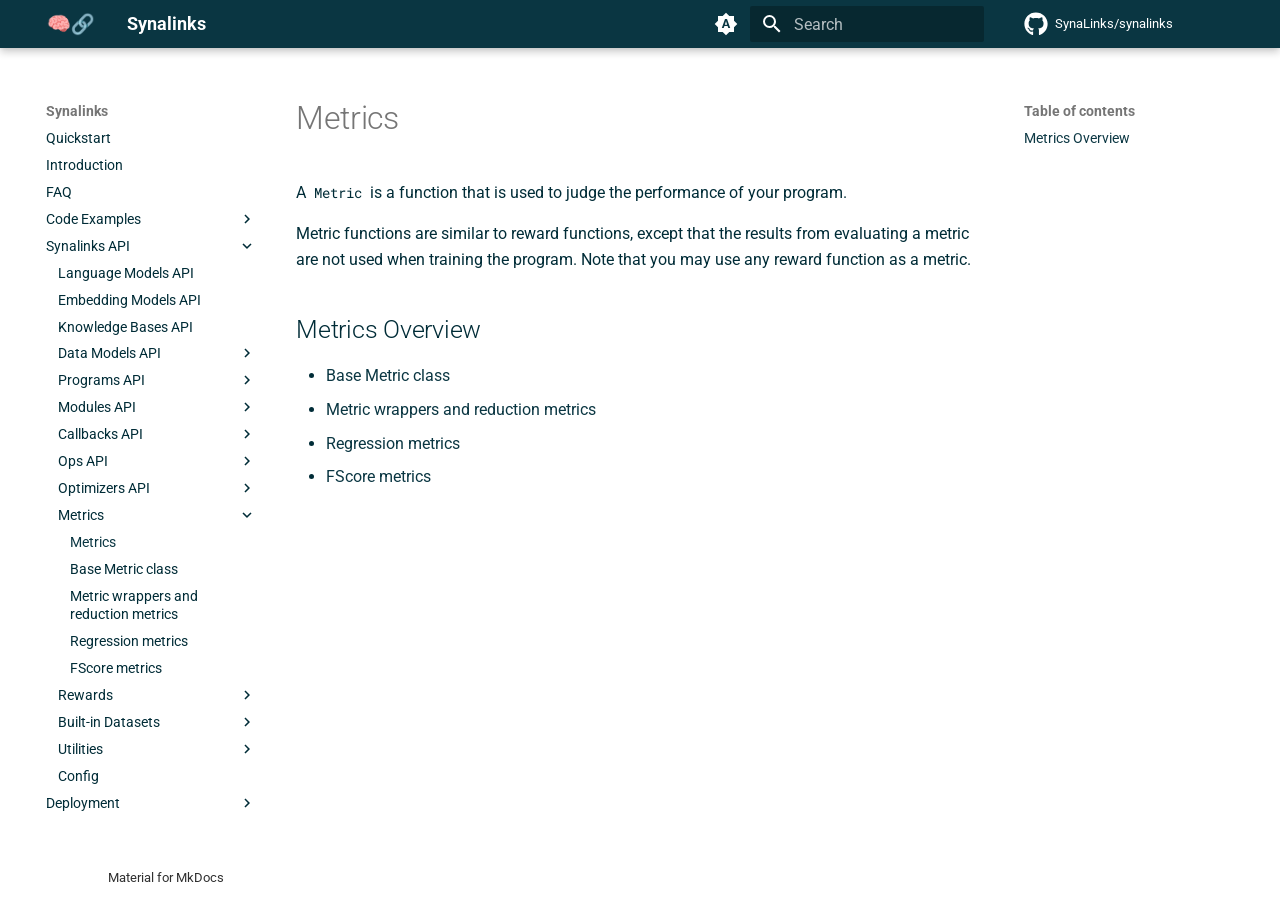
<file: Synalinks API/Metrics/index.html>
<!doctype html>
<html lang="en" class="no-js">
  <head>
    
      <meta charset="utf-8">
      <meta name="viewport" content="width=device-width,initial-scale=1">
      
      
      
        <link rel="canonical" href="https://synalinks.github.io/synalinks/Synalinks%20API/Metrics/">
      
      
        <link rel="prev" href="../Optimizers%20API/FewShotOPRO/">
      
      
        <link rel="next" href="Base%20Metric%20class/">
      
      
      <link rel="icon" href="../../assets/synalinks_favicon.png">
      <meta name="generator" content="mkdocs-1.6.1, mkdocs-material-9.6.14">
    
    
      
        <title>Metrics - Synalinks</title>
      
    
    
      <link rel="stylesheet" href="../../assets/stylesheets/main.342714a4.min.css">
      
        
        <link rel="stylesheet" href="../../assets/stylesheets/palette.06af60db.min.css">
      
      


    
    
      
    
    
      
        
        
        <link rel="preconnect" href="https://fonts.gstatic.com" crossorigin>
        <link rel="stylesheet" href="https://fonts.googleapis.com/css?family=Roboto:300,300i,400,400i,700,700i%7CRoboto+Mono:400,400i,700,700i&display=fallback">
        <style>:root{--md-text-font:"Roboto";--md-code-font:"Roboto Mono"}</style>
      
    
    
      <link rel="stylesheet" href="../../assets/_mkdocstrings.css">
    
      <link rel="stylesheet" href="../../stylesheets/extra.css">
    
    <script>__md_scope=new URL("../..",location),__md_hash=e=>[...e].reduce(((e,_)=>(e<<5)-e+_.charCodeAt(0)),0),__md_get=(e,_=localStorage,t=__md_scope)=>JSON.parse(_.getItem(t.pathname+"."+e)),__md_set=(e,_,t=localStorage,a=__md_scope)=>{try{t.setItem(a.pathname+"."+e,JSON.stringify(_))}catch(e){}}</script>
    
      

    
    
    
   <link href="../../assets/stylesheets/glightbox.min.css" rel="stylesheet"/><style>
    html.glightbox-open { overflow: initial; height: 100%; }
    .gslide-title { margin-top: 0px; user-select: text; }
    .gslide-desc { color: #666; user-select: text; }
    .gslide-image img { background: white; }
    .gscrollbar-fixer { padding-right: 15px; }
    .gdesc-inner { font-size: 0.75rem; }
    body[data-md-color-scheme="slate"] .gdesc-inner { background: var(--md-default-bg-color);}
    body[data-md-color-scheme="slate"] .gslide-title { color: var(--md-default-fg-color);}
    body[data-md-color-scheme="slate"] .gslide-desc { color: var(--md-default-fg-color);}</style> <script src="../../assets/javascripts/glightbox.min.js"></script></head>
  
  
    
    
      
    
    
    
    
    <body dir="ltr" data-md-color-scheme="default" data-md-color-primary="indigo" data-md-color-accent="indigo">
  
    
    <input class="md-toggle" data-md-toggle="drawer" type="checkbox" id="__drawer" autocomplete="off">
    <input class="md-toggle" data-md-toggle="search" type="checkbox" id="__search" autocomplete="off">
    <label class="md-overlay" for="__drawer"></label>
    <div data-md-component="skip">
      
        
        <a href="#metrics" class="md-skip">
          Skip to content
        </a>
      
    </div>
    <div data-md-component="announce">
      
    </div>
    
    
      

  

<header class="md-header md-header--shadow" data-md-component="header">
  <nav class="md-header__inner md-grid" aria-label="Header">
    <a href="../.." title="Synalinks" class="md-header__button md-logo" aria-label="Synalinks" data-md-component="logo">
      
  <img src="../../assets/synalinks_logo.png" alt="logo">

    </a>
    <label class="md-header__button md-icon" for="__drawer">
      
      <svg xmlns="http://www.w3.org/2000/svg" viewBox="0 0 24 24"><path d="M3 6h18v2H3zm0 5h18v2H3zm0 5h18v2H3z"/></svg>
    </label>
    <div class="md-header__title" data-md-component="header-title">
      <div class="md-header__ellipsis">
        <div class="md-header__topic">
          <span class="md-ellipsis">
            Synalinks
          </span>
        </div>
        <div class="md-header__topic" data-md-component="header-topic">
          <span class="md-ellipsis">
            
              Metrics
            
          </span>
        </div>
      </div>
    </div>
    
      
        <form class="md-header__option" data-md-component="palette">
  
    
    
    
    <input class="md-option" data-md-color-media="(prefers-color-scheme)" data-md-color-scheme="default" data-md-color-primary="indigo" data-md-color-accent="indigo"  aria-label="Switch to light mode"  type="radio" name="__palette" id="__palette_0">
    
      <label class="md-header__button md-icon" title="Switch to light mode" for="__palette_1" hidden>
        <svg xmlns="http://www.w3.org/2000/svg" viewBox="0 0 24 24"><path d="m14.3 16-.7-2h-3.2l-.7 2H7.8L11 7h2l3.2 9zM20 8.69V4h-4.69L12 .69 8.69 4H4v4.69L.69 12 4 15.31V20h4.69L12 23.31 15.31 20H20v-4.69L23.31 12zm-9.15 3.96h2.3L12 9z"/></svg>
      </label>
    
  
    
    
    
    <input class="md-option" data-md-color-media="(prefers-color-scheme: light)" data-md-color-scheme="default" data-md-color-primary="indigo" data-md-color-accent="indigo"  aria-label="Switch to dark mode"  type="radio" name="__palette" id="__palette_1">
    
      <label class="md-header__button md-icon" title="Switch to dark mode" for="__palette_2" hidden>
        <svg xmlns="http://www.w3.org/2000/svg" viewBox="0 0 24 24"><path d="M12 8a4 4 0 0 0-4 4 4 4 0 0 0 4 4 4 4 0 0 0 4-4 4 4 0 0 0-4-4m0 10a6 6 0 0 1-6-6 6 6 0 0 1 6-6 6 6 0 0 1 6 6 6 6 0 0 1-6 6m8-9.31V4h-4.69L12 .69 8.69 4H4v4.69L.69 12 4 15.31V20h4.69L12 23.31 15.31 20H20v-4.69L23.31 12z"/></svg>
      </label>
    
  
    
    
    
    <input class="md-option" data-md-color-media="(prefers-color-scheme: dark)" data-md-color-scheme="slate" data-md-color-primary="indigo" data-md-color-accent="indigo"  aria-label="Switch to system preference"  type="radio" name="__palette" id="__palette_2">
    
      <label class="md-header__button md-icon" title="Switch to system preference" for="__palette_0" hidden>
        <svg xmlns="http://www.w3.org/2000/svg" viewBox="0 0 24 24"><path d="M12 18c-.89 0-1.74-.2-2.5-.55C11.56 16.5 13 14.42 13 12s-1.44-4.5-3.5-5.45C10.26 6.2 11.11 6 12 6a6 6 0 0 1 6 6 6 6 0 0 1-6 6m8-9.31V4h-4.69L12 .69 8.69 4H4v4.69L.69 12 4 15.31V20h4.69L12 23.31 15.31 20H20v-4.69L23.31 12z"/></svg>
      </label>
    
  
</form>
      
    
    
      <script>var palette=__md_get("__palette");if(palette&&palette.color){if("(prefers-color-scheme)"===palette.color.media){var media=matchMedia("(prefers-color-scheme: light)"),input=document.querySelector(media.matches?"[data-md-color-media='(prefers-color-scheme: light)']":"[data-md-color-media='(prefers-color-scheme: dark)']");palette.color.media=input.getAttribute("data-md-color-media"),palette.color.scheme=input.getAttribute("data-md-color-scheme"),palette.color.primary=input.getAttribute("data-md-color-primary"),palette.color.accent=input.getAttribute("data-md-color-accent")}for(var[key,value]of Object.entries(palette.color))document.body.setAttribute("data-md-color-"+key,value)}</script>
    
    
    
      
      
        <label class="md-header__button md-icon" for="__search">
          
          <svg xmlns="http://www.w3.org/2000/svg" viewBox="0 0 24 24"><path d="M9.5 3A6.5 6.5 0 0 1 16 9.5c0 1.61-.59 3.09-1.56 4.23l.27.27h.79l5 5-1.5 1.5-5-5v-.79l-.27-.27A6.52 6.52 0 0 1 9.5 16 6.5 6.5 0 0 1 3 9.5 6.5 6.5 0 0 1 9.5 3m0 2C7 5 5 7 5 9.5S7 14 9.5 14 14 12 14 9.5 12 5 9.5 5"/></svg>
        </label>
        <div class="md-search" data-md-component="search" role="dialog">
  <label class="md-search__overlay" for="__search"></label>
  <div class="md-search__inner" role="search">
    <form class="md-search__form" name="search">
      <input type="text" class="md-search__input" name="query" aria-label="Search" placeholder="Search" autocapitalize="off" autocorrect="off" autocomplete="off" spellcheck="false" data-md-component="search-query" required>
      <label class="md-search__icon md-icon" for="__search">
        
        <svg xmlns="http://www.w3.org/2000/svg" viewBox="0 0 24 24"><path d="M9.5 3A6.5 6.5 0 0 1 16 9.5c0 1.61-.59 3.09-1.56 4.23l.27.27h.79l5 5-1.5 1.5-5-5v-.79l-.27-.27A6.52 6.52 0 0 1 9.5 16 6.5 6.5 0 0 1 3 9.5 6.5 6.5 0 0 1 9.5 3m0 2C7 5 5 7 5 9.5S7 14 9.5 14 14 12 14 9.5 12 5 9.5 5"/></svg>
        
        <svg xmlns="http://www.w3.org/2000/svg" viewBox="0 0 24 24"><path d="M20 11v2H8l5.5 5.5-1.42 1.42L4.16 12l7.92-7.92L13.5 5.5 8 11z"/></svg>
      </label>
      <nav class="md-search__options" aria-label="Search">
        
        <button type="reset" class="md-search__icon md-icon" title="Clear" aria-label="Clear" tabindex="-1">
          
          <svg xmlns="http://www.w3.org/2000/svg" viewBox="0 0 24 24"><path d="M19 6.41 17.59 5 12 10.59 6.41 5 5 6.41 10.59 12 5 17.59 6.41 19 12 13.41 17.59 19 19 17.59 13.41 12z"/></svg>
        </button>
      </nav>
      
    </form>
    <div class="md-search__output">
      <div class="md-search__scrollwrap" tabindex="0" data-md-scrollfix>
        <div class="md-search-result" data-md-component="search-result">
          <div class="md-search-result__meta">
            Initializing search
          </div>
          <ol class="md-search-result__list" role="presentation"></ol>
        </div>
      </div>
    </div>
  </div>
</div>
      
    
    
      <div class="md-header__source">
        <a href="https://github.com/SynaLinks/synalinks" title="Go to repository" class="md-source" data-md-component="source">
  <div class="md-source__icon md-icon">
    
    <svg xmlns="http://www.w3.org/2000/svg" viewBox="0 0 496 512"><!--! Font Awesome Free 6.7.2 by @fontawesome - https://fontawesome.com License - https://fontawesome.com/license/free (Icons: CC BY 4.0, Fonts: SIL OFL 1.1, Code: MIT License) Copyright 2024 Fonticons, Inc.--><path d="M165.9 397.4c0 2-2.3 3.6-5.2 3.6-3.3.3-5.6-1.3-5.6-3.6 0-2 2.3-3.6 5.2-3.6 3-.3 5.6 1.3 5.6 3.6m-31.1-4.5c-.7 2 1.3 4.3 4.3 4.9 2.6 1 5.6 0 6.2-2s-1.3-4.3-4.3-5.2c-2.6-.7-5.5.3-6.2 2.3m44.2-1.7c-2.9.7-4.9 2.6-4.6 4.9.3 2 2.9 3.3 5.9 2.6 2.9-.7 4.9-2.6 4.6-4.6-.3-1.9-3-3.2-5.9-2.9M244.8 8C106.1 8 0 113.3 0 252c0 110.9 69.8 205.8 169.5 239.2 12.8 2.3 17.3-5.6 17.3-12.1 0-6.2-.3-40.4-.3-61.4 0 0-70 15-84.7-29.8 0 0-11.4-29.1-27.8-36.6 0 0-22.9-15.7 1.6-15.4 0 0 24.9 2 38.6 25.8 21.9 38.6 58.6 27.5 72.9 20.9 2.3-16 8.8-27.1 16-33.7-55.9-6.2-112.3-14.3-112.3-110.5 0-27.5 7.6-41.3 23.6-58.9-2.6-6.5-11.1-33.3 2.6-67.9 20.9-6.5 69 27 69 27 20-5.6 41.5-8.5 62.8-8.5s42.8 2.9 62.8 8.5c0 0 48.1-33.6 69-27 13.7 34.7 5.2 61.4 2.6 67.9 16 17.7 25.8 31.5 25.8 58.9 0 96.5-58.9 104.2-114.8 110.5 9.2 7.9 17 22.9 17 46.4 0 33.7-.3 75.4-.3 83.6 0 6.5 4.6 14.4 17.3 12.1C428.2 457.8 496 362.9 496 252 496 113.3 383.5 8 244.8 8M97.2 352.9c-1.3 1-1 3.3.7 5.2 1.6 1.6 3.9 2.3 5.2 1 1.3-1 1-3.3-.7-5.2-1.6-1.6-3.9-2.3-5.2-1m-10.8-8.1c-.7 1.3.3 2.9 2.3 3.9 1.6 1 3.6.7 4.3-.7.7-1.3-.3-2.9-2.3-3.9-2-.6-3.6-.3-4.3.7m32.4 35.6c-1.6 1.3-1 4.3 1.3 6.2 2.3 2.3 5.2 2.6 6.5 1 1.3-1.3.7-4.3-1.3-6.2-2.2-2.3-5.2-2.6-6.5-1m-11.4-14.7c-1.6 1-1.6 3.6 0 5.9s4.3 3.3 5.6 2.3c1.6-1.3 1.6-3.9 0-6.2-1.4-2.3-4-3.3-5.6-2"/></svg>
  </div>
  <div class="md-source__repository">
    SynaLinks/synalinks
  </div>
</a>
      </div>
    
  </nav>
  
</header>
    
    <div class="md-container" data-md-component="container">
      
      
        
          
        
      
      <main class="md-main" data-md-component="main">
        <div class="md-main__inner md-grid">
          
            
              
              <div class="md-sidebar md-sidebar--primary" data-md-component="sidebar" data-md-type="navigation" >
                <div class="md-sidebar__scrollwrap">
                  <div class="md-sidebar__inner">
                    



<nav class="md-nav md-nav--primary" aria-label="Navigation" data-md-level="0">
  <label class="md-nav__title" for="__drawer">
    <a href="../.." title="Synalinks" class="md-nav__button md-logo" aria-label="Synalinks" data-md-component="logo">
      
  <img src="../../assets/synalinks_logo.png" alt="logo">

    </a>
    Synalinks
  </label>
  
    <div class="md-nav__source">
      <a href="https://github.com/SynaLinks/synalinks" title="Go to repository" class="md-source" data-md-component="source">
  <div class="md-source__icon md-icon">
    
    <svg xmlns="http://www.w3.org/2000/svg" viewBox="0 0 496 512"><!--! Font Awesome Free 6.7.2 by @fontawesome - https://fontawesome.com License - https://fontawesome.com/license/free (Icons: CC BY 4.0, Fonts: SIL OFL 1.1, Code: MIT License) Copyright 2024 Fonticons, Inc.--><path d="M165.9 397.4c0 2-2.3 3.6-5.2 3.6-3.3.3-5.6-1.3-5.6-3.6 0-2 2.3-3.6 5.2-3.6 3-.3 5.6 1.3 5.6 3.6m-31.1-4.5c-.7 2 1.3 4.3 4.3 4.9 2.6 1 5.6 0 6.2-2s-1.3-4.3-4.3-5.2c-2.6-.7-5.5.3-6.2 2.3m44.2-1.7c-2.9.7-4.9 2.6-4.6 4.9.3 2 2.9 3.3 5.9 2.6 2.9-.7 4.9-2.6 4.6-4.6-.3-1.9-3-3.2-5.9-2.9M244.8 8C106.1 8 0 113.3 0 252c0 110.9 69.8 205.8 169.5 239.2 12.8 2.3 17.3-5.6 17.3-12.1 0-6.2-.3-40.4-.3-61.4 0 0-70 15-84.7-29.8 0 0-11.4-29.1-27.8-36.6 0 0-22.9-15.7 1.6-15.4 0 0 24.9 2 38.6 25.8 21.9 38.6 58.6 27.5 72.9 20.9 2.3-16 8.8-27.1 16-33.7-55.9-6.2-112.3-14.3-112.3-110.5 0-27.5 7.6-41.3 23.6-58.9-2.6-6.5-11.1-33.3 2.6-67.9 20.9-6.5 69 27 69 27 20-5.6 41.5-8.5 62.8-8.5s42.8 2.9 62.8 8.5c0 0 48.1-33.6 69-27 13.7 34.7 5.2 61.4 2.6 67.9 16 17.7 25.8 31.5 25.8 58.9 0 96.5-58.9 104.2-114.8 110.5 9.2 7.9 17 22.9 17 46.4 0 33.7-.3 75.4-.3 83.6 0 6.5 4.6 14.4 17.3 12.1C428.2 457.8 496 362.9 496 252 496 113.3 383.5 8 244.8 8M97.2 352.9c-1.3 1-1 3.3.7 5.2 1.6 1.6 3.9 2.3 5.2 1 1.3-1 1-3.3-.7-5.2-1.6-1.6-3.9-2.3-5.2-1m-10.8-8.1c-.7 1.3.3 2.9 2.3 3.9 1.6 1 3.6.7 4.3-.7.7-1.3-.3-2.9-2.3-3.9-2-.6-3.6-.3-4.3.7m32.4 35.6c-1.6 1.3-1 4.3 1.3 6.2 2.3 2.3 5.2 2.6 6.5 1 1.3-1.3.7-4.3-1.3-6.2-2.2-2.3-5.2-2.6-6.5-1m-11.4-14.7c-1.6 1-1.6 3.6 0 5.9s4.3 3.3 5.6 2.3c1.6-1.3 1.6-3.9 0-6.2-1.4-2.3-4-3.3-5.6-2"/></svg>
  </div>
  <div class="md-source__repository">
    SynaLinks/synalinks
  </div>
</a>
    </div>
  
  <ul class="md-nav__list" data-md-scrollfix>
    
      
      
  
  
  
  
    <li class="md-nav__item">
      <a href="../.." class="md-nav__link">
        
  
  
  <span class="md-ellipsis">
    Quickstart
    
  </span>
  

      </a>
    </li>
  

    
      
      
  
  
  
  
    <li class="md-nav__item">
      <a href="../../Introduction/" class="md-nav__link">
        
  
  
  <span class="md-ellipsis">
    Introduction
    
  </span>
  

      </a>
    </li>
  

    
      
      
  
  
  
  
    <li class="md-nav__item">
      <a href="../../FAQ/" class="md-nav__link">
        
  
  
  <span class="md-ellipsis">
    FAQ
    
  </span>
  

      </a>
    </li>
  

    
      
      
  
  
  
  
    
    
    
    
    
    <li class="md-nav__item md-nav__item--nested">
      
        
        
        <input class="md-nav__toggle md-toggle " type="checkbox" id="__nav_4" >
        
          
          <label class="md-nav__link" for="__nav_4" id="__nav_4_label" tabindex="0">
            
  
  
  <span class="md-ellipsis">
    Code Examples
    
  </span>
  

            <span class="md-nav__icon md-icon"></span>
          </label>
        
        <nav class="md-nav" data-md-level="1" aria-labelledby="__nav_4_label" aria-expanded="false">
          <label class="md-nav__title" for="__nav_4">
            <span class="md-nav__icon md-icon"></span>
            Code Examples
          </label>
          <ul class="md-nav__list" data-md-scrollfix>
            
              
                
  
  
  
  
    
    
    
    
    
    <li class="md-nav__item md-nav__item--nested">
      
        
        
        <input class="md-nav__toggle md-toggle " type="checkbox" id="__nav_4_1" >
        
          
          <label class="md-nav__link" for="__nav_4_1" id="__nav_4_1_label" tabindex="0">
            
  
  
  <span class="md-ellipsis">
    Basics
    
  </span>
  

            <span class="md-nav__icon md-icon"></span>
          </label>
        
        <nav class="md-nav" data-md-level="2" aria-labelledby="__nav_4_1_label" aria-expanded="false">
          <label class="md-nav__title" for="__nav_4_1">
            <span class="md-nav__icon md-icon"></span>
            Basics
          </label>
          <ul class="md-nav__list" data-md-scrollfix>
            
              
                
  
  
  
  
    <li class="md-nav__item">
      <a href="../../Code%20Examples/Basics/First%20Steps/" class="md-nav__link">
        
  
  
  <span class="md-ellipsis">
    First Steps
    
  </span>
  

      </a>
    </li>
  

              
            
              
                
  
  
  
  
    <li class="md-nav__item">
      <a href="../../Code%20Examples/Basics/First%20Programs/" class="md-nav__link">
        
  
  
  <span class="md-ellipsis">
    First Programs
    
  </span>
  

      </a>
    </li>
  

              
            
              
                
  
  
  
  
    <li class="md-nav__item">
      <a href="../../Code%20Examples/Basics/Control%20Flow/" class="md-nav__link">
        
  
  
  <span class="md-ellipsis">
    Control Flow
    
  </span>
  

      </a>
    </li>
  

              
            
              
                
  
  
  
  
    <li class="md-nav__item">
      <a href="../../Code%20Examples/Basics/Conversational%20Applications/" class="md-nav__link">
        
  
  
  <span class="md-ellipsis">
    Conversational Applications
    
  </span>
  

      </a>
    </li>
  

              
            
              
                
  
  
  
  
    <li class="md-nav__item">
      <a href="../../Code%20Examples/Basics/Reward%20Metrics%20And%20Optimizers/" class="md-nav__link">
        
  
  
  <span class="md-ellipsis">
    Rewards, Metrics &amp; Optimizers
    
  </span>
  

      </a>
    </li>
  

              
            
              
                
  
  
  
  
    <li class="md-nav__item">
      <a href="../../Code%20Examples/Basics/Training%20Programs/" class="md-nav__link">
        
  
  
  <span class="md-ellipsis">
    Training Programs
    
  </span>
  

      </a>
    </li>
  

              
            
          </ul>
        </nav>
      
    </li>
  

              
            
              
                
  
  
  
  
    
    
    
    
    
    <li class="md-nav__item md-nav__item--nested">
      
        
        
        <input class="md-nav__toggle md-toggle " type="checkbox" id="__nav_4_2" >
        
          
          <label class="md-nav__link" for="__nav_4_2" id="__nav_4_2_label" tabindex="0">
            
  
  
  <span class="md-ellipsis">
    Advanced
    
  </span>
  

            <span class="md-nav__icon md-icon"></span>
          </label>
        
        <nav class="md-nav" data-md-level="2" aria-labelledby="__nav_4_2_label" aria-expanded="false">
          <label class="md-nav__title" for="__nav_4_2">
            <span class="md-nav__icon md-icon"></span>
            Advanced
          </label>
          <ul class="md-nav__list" data-md-scrollfix>
            
              
                
  
  
  
  
    <li class="md-nav__item">
      <a href="../../Code%20Examples/Advanced/Implementing%20Custom%20Modules%20And%20Programs%20Via%20Subclassing/" class="md-nav__link">
        
  
  
  <span class="md-ellipsis">
    Implementing custom modules &amp; programs via subclassing
    
  </span>
  

      </a>
    </li>
  

              
            
              
                
  
  
  
  
    <li class="md-nav__item">
      <a href="../../Code%20Examples/Advanced/First%20Knowledge%20Graph%20Schema/" class="md-nav__link">
        
  
  
  <span class="md-ellipsis">
    First Knowledge Graph Schema
    
  </span>
  

      </a>
    </li>
  

              
            
              
                
  
  
  
  
    <li class="md-nav__item">
      <a href="../../Code%20Examples/Advanced/Knowledge%20Extraction/" class="md-nav__link">
        
  
  
  <span class="md-ellipsis">
    Knowledge Extraction
    
  </span>
  

      </a>
    </li>
  

              
            
              
                
  
  
  
  
    <li class="md-nav__item">
      <a href="../../Code%20Examples/Advanced/Retrieval%20Augmented%20Generation/" class="md-nav__link">
        
  
  
  <span class="md-ellipsis">
    Retrieval Augmented Generation
    
  </span>
  

      </a>
    </li>
  

              
            
          </ul>
        </nav>
      
    </li>
  

              
            
          </ul>
        </nav>
      
    </li>
  

    
      
      
  
  
    
  
  
  
    
    
    
    
    
    <li class="md-nav__item md-nav__item--active md-nav__item--nested">
      
        
        
        <input class="md-nav__toggle md-toggle " type="checkbox" id="__nav_5" checked>
        
          
          <label class="md-nav__link" for="__nav_5" id="__nav_5_label" tabindex="0">
            
  
  
  <span class="md-ellipsis">
    Synalinks API
    
  </span>
  

            <span class="md-nav__icon md-icon"></span>
          </label>
        
        <nav class="md-nav" data-md-level="1" aria-labelledby="__nav_5_label" aria-expanded="true">
          <label class="md-nav__title" for="__nav_5">
            <span class="md-nav__icon md-icon"></span>
            Synalinks API
          </label>
          <ul class="md-nav__list" data-md-scrollfix>
            
              
                
  
  
  
  
    <li class="md-nav__item">
      <a href="../Language%20Models%20API/" class="md-nav__link">
        
  
  
  <span class="md-ellipsis">
    Language Models API
    
  </span>
  

      </a>
    </li>
  

              
            
              
                
  
  
  
  
    <li class="md-nav__item">
      <a href="../Embedding%20Models%20API/" class="md-nav__link">
        
  
  
  <span class="md-ellipsis">
    Embedding Models API
    
  </span>
  

      </a>
    </li>
  

              
            
              
                
  
  
  
  
    <li class="md-nav__item">
      <a href="../Knowledge%20Bases%20API/" class="md-nav__link">
        
  
  
  <span class="md-ellipsis">
    Knowledge Bases API
    
  </span>
  

      </a>
    </li>
  

              
            
              
                
  
  
  
  
    
    
    
    
    
    <li class="md-nav__item md-nav__item--nested">
      
        
        
        <input class="md-nav__toggle md-toggle " type="checkbox" id="__nav_5_4" >
        
          
          <label class="md-nav__link" for="__nav_5_4" id="__nav_5_4_label" tabindex="0">
            
  
  
  <span class="md-ellipsis">
    Data Models API
    
  </span>
  

            <span class="md-nav__icon md-icon"></span>
          </label>
        
        <nav class="md-nav" data-md-level="2" aria-labelledby="__nav_5_4_label" aria-expanded="false">
          <label class="md-nav__title" for="__nav_5_4">
            <span class="md-nav__icon md-icon"></span>
            Data Models API
          </label>
          <ul class="md-nav__list" data-md-scrollfix>
            
              
                
  
  
  
  
    <li class="md-nav__item">
      <a href="../Data%20Models%20API/" class="md-nav__link">
        
  
  
  <span class="md-ellipsis">
    Data Models API
    
  </span>
  

      </a>
    </li>
  

              
            
              
                
  
  
  
  
    <li class="md-nav__item">
      <a href="../Data%20Models%20API/The%20DataModel%20class/" class="md-nav__link">
        
  
  
  <span class="md-ellipsis">
    The DataModel class
    
  </span>
  

      </a>
    </li>
  

              
            
              
                
  
  
  
  
    <li class="md-nav__item">
      <a href="../Data%20Models%20API/The%20JsonDataModel%20class/" class="md-nav__link">
        
  
  
  <span class="md-ellipsis">
    The JsonDataModel class
    
  </span>
  

      </a>
    </li>
  

              
            
              
                
  
  
  
  
    <li class="md-nav__item">
      <a href="../Data%20Models%20API/The%20SymbolicDataModel%20class/" class="md-nav__link">
        
  
  
  <span class="md-ellipsis">
    The SymbolicDataModel class
    
  </span>
  

      </a>
    </li>
  

              
            
              
                
  
  
  
  
    <li class="md-nav__item">
      <a href="../Data%20Models%20API/The%20Variable%20class/" class="md-nav__link">
        
  
  
  <span class="md-ellipsis">
    The Variable class
    
  </span>
  

      </a>
    </li>
  

              
            
              
                
  
  
  
  
    <li class="md-nav__item">
      <a href="../Data%20Models%20API/The%20Base%20DataModels/" class="md-nav__link">
        
  
  
  <span class="md-ellipsis">
    The Base DataModels
    
  </span>
  

      </a>
    </li>
  

              
            
          </ul>
        </nav>
      
    </li>
  

              
            
              
                
  
  
  
  
    
    
    
    
    
    <li class="md-nav__item md-nav__item--nested">
      
        
        
        <input class="md-nav__toggle md-toggle " type="checkbox" id="__nav_5_5" >
        
          
          <label class="md-nav__link" for="__nav_5_5" id="__nav_5_5_label" tabindex="0">
            
  
  
  <span class="md-ellipsis">
    Programs API
    
  </span>
  

            <span class="md-nav__icon md-icon"></span>
          </label>
        
        <nav class="md-nav" data-md-level="2" aria-labelledby="__nav_5_5_label" aria-expanded="false">
          <label class="md-nav__title" for="__nav_5_5">
            <span class="md-nav__icon md-icon"></span>
            Programs API
          </label>
          <ul class="md-nav__list" data-md-scrollfix>
            
              
                
  
  
  
  
    <li class="md-nav__item">
      <a href="../Programs%20API/" class="md-nav__link">
        
  
  
  <span class="md-ellipsis">
    Programs API
    
  </span>
  

      </a>
    </li>
  

              
            
              
                
  
  
  
  
    <li class="md-nav__item">
      <a href="../Programs%20API/The%20Program%20class/" class="md-nav__link">
        
  
  
  <span class="md-ellipsis">
    The Program class
    
  </span>
  

      </a>
    </li>
  

              
            
              
                
  
  
  
  
    <li class="md-nav__item">
      <a href="../Programs%20API/The%20Sequential%20class/" class="md-nav__link">
        
  
  
  <span class="md-ellipsis">
    The Sequential class
    
  </span>
  

      </a>
    </li>
  

              
            
              
                
  
  
  
  
    <li class="md-nav__item">
      <a href="../Programs%20API/Program%20training%20API/" class="md-nav__link">
        
  
  
  <span class="md-ellipsis">
    Program training API
    
  </span>
  

      </a>
    </li>
  

              
            
              
                
  
  
  
  
    
    
    
    
    
    <li class="md-nav__item md-nav__item--nested">
      
        
        
        <input class="md-nav__toggle md-toggle " type="checkbox" id="__nav_5_5_5" >
        
          
          <label class="md-nav__link" for="__nav_5_5_5" id="__nav_5_5_5_label" tabindex="0">
            
  
  
  <span class="md-ellipsis">
    Program Saving API
    
  </span>
  

            <span class="md-nav__icon md-icon"></span>
          </label>
        
        <nav class="md-nav" data-md-level="3" aria-labelledby="__nav_5_5_5_label" aria-expanded="false">
          <label class="md-nav__title" for="__nav_5_5_5">
            <span class="md-nav__icon md-icon"></span>
            Program Saving API
          </label>
          <ul class="md-nav__list" data-md-scrollfix>
            
              
                
  
  
  
  
    <li class="md-nav__item">
      <a href="../Programs%20API/Program%20Saving%20API/Program%20saving%20and%20loading/" class="md-nav__link">
        
  
  
  <span class="md-ellipsis">
    Program saving and loading
    
  </span>
  

      </a>
    </li>
  

              
            
              
                
  
  
  
  
    <li class="md-nav__item">
      <a href="../Programs%20API/Program%20Saving%20API/Variable%20saving%20and%20loading/" class="md-nav__link">
        
  
  
  <span class="md-ellipsis">
    Variable saving and loading
    
  </span>
  

      </a>
    </li>
  

              
            
          </ul>
        </nav>
      
    </li>
  

              
            
          </ul>
        </nav>
      
    </li>
  

              
            
              
                
  
  
  
  
    
    
    
    
    
    <li class="md-nav__item md-nav__item--nested">
      
        
        
        <input class="md-nav__toggle md-toggle " type="checkbox" id="__nav_5_6" >
        
          
          <label class="md-nav__link" for="__nav_5_6" id="__nav_5_6_label" tabindex="0">
            
  
  
  <span class="md-ellipsis">
    Modules API
    
  </span>
  

            <span class="md-nav__icon md-icon"></span>
          </label>
        
        <nav class="md-nav" data-md-level="2" aria-labelledby="__nav_5_6_label" aria-expanded="false">
          <label class="md-nav__title" for="__nav_5_6">
            <span class="md-nav__icon md-icon"></span>
            Modules API
          </label>
          <ul class="md-nav__list" data-md-scrollfix>
            
              
                
  
  
  
  
    <li class="md-nav__item">
      <a href="../Modules%20API/" class="md-nav__link">
        
  
  
  <span class="md-ellipsis">
    Modules API
    
  </span>
  

      </a>
    </li>
  

              
            
              
                
  
  
  
  
    <li class="md-nav__item">
      <a href="../Modules%20API/Base%20Module%20class/" class="md-nav__link">
        
  
  
  <span class="md-ellipsis">
    Base Module class
    
  </span>
  

      </a>
    </li>
  

              
            
              
                
  
  
  
  
    
    
    
    
    
    <li class="md-nav__item md-nav__item--nested">
      
        
        
        <input class="md-nav__toggle md-toggle " type="checkbox" id="__nav_5_6_3" >
        
          
          <label class="md-nav__link" for="__nav_5_6_3" id="__nav_5_6_3_label" tabindex="0">
            
  
  
  <span class="md-ellipsis">
    Core Modules
    
  </span>
  

            <span class="md-nav__icon md-icon"></span>
          </label>
        
        <nav class="md-nav" data-md-level="3" aria-labelledby="__nav_5_6_3_label" aria-expanded="false">
          <label class="md-nav__title" for="__nav_5_6_3">
            <span class="md-nav__icon md-icon"></span>
            Core Modules
          </label>
          <ul class="md-nav__list" data-md-scrollfix>
            
              
                
  
  
  
  
    <li class="md-nav__item">
      <a href="../Modules%20API/Core%20Modules/" class="md-nav__link">
        
  
  
  <span class="md-ellipsis">
    Core Modules
    
  </span>
  

      </a>
    </li>
  

              
            
              
                
  
  
  
  
    <li class="md-nav__item">
      <a href="../Modules%20API/Core%20Modules/Input%20module/" class="md-nav__link">
        
  
  
  <span class="md-ellipsis">
    Input module
    
  </span>
  

      </a>
    </li>
  

              
            
              
                
  
  
  
  
    <li class="md-nav__item">
      <a href="../Modules%20API/Core%20Modules/Identity%20module/" class="md-nav__link">
        
  
  
  <span class="md-ellipsis">
    Identity module
    
  </span>
  

      </a>
    </li>
  

              
            
              
                
  
  
  
  
    <li class="md-nav__item">
      <a href="../Modules%20API/Core%20Modules/Not%20module/" class="md-nav__link">
        
  
  
  <span class="md-ellipsis">
    Not module
    
  </span>
  

      </a>
    </li>
  

              
            
              
                
  
  
  
  
    <li class="md-nav__item">
      <a href="../Modules%20API/Core%20Modules/Generator%20module/" class="md-nav__link">
        
  
  
  <span class="md-ellipsis">
    Generator module
    
  </span>
  

      </a>
    </li>
  

              
            
              
                
  
  
  
  
    <li class="md-nav__item">
      <a href="../Modules%20API/Core%20Modules/Decision%20module/" class="md-nav__link">
        
  
  
  <span class="md-ellipsis">
    Decision module
    
  </span>
  

      </a>
    </li>
  

              
            
              
                
  
  
  
  
    <li class="md-nav__item">
      <a href="../Modules%20API/Core%20Modules/Action%20module/" class="md-nav__link">
        
  
  
  <span class="md-ellipsis">
    Action module
    
  </span>
  

      </a>
    </li>
  

              
            
              
                
  
  
  
  
    <li class="md-nav__item">
      <a href="../Modules%20API/Core%20Modules/Branch%20module/" class="md-nav__link">
        
  
  
  <span class="md-ellipsis">
    Branch module
    
  </span>
  

      </a>
    </li>
  

              
            
          </ul>
        </nav>
      
    </li>
  

              
            
              
                
  
  
  
  
    
    
    
    
    
    <li class="md-nav__item md-nav__item--nested">
      
        
        
        <input class="md-nav__toggle md-toggle " type="checkbox" id="__nav_5_6_4" >
        
          
          <label class="md-nav__link" for="__nav_5_6_4" id="__nav_5_6_4_label" tabindex="0">
            
  
  
  <span class="md-ellipsis">
    Knowledge Modules
    
  </span>
  

            <span class="md-nav__icon md-icon"></span>
          </label>
        
        <nav class="md-nav" data-md-level="3" aria-labelledby="__nav_5_6_4_label" aria-expanded="false">
          <label class="md-nav__title" for="__nav_5_6_4">
            <span class="md-nav__icon md-icon"></span>
            Knowledge Modules
          </label>
          <ul class="md-nav__list" data-md-scrollfix>
            
              
                
  
  
  
  
    <li class="md-nav__item">
      <a href="../Modules%20API/Knowledge%20Modules/" class="md-nav__link">
        
  
  
  <span class="md-ellipsis">
    Knowledge Modules
    
  </span>
  

      </a>
    </li>
  

              
            
              
                
  
  
  
  
    <li class="md-nav__item">
      <a href="../Modules%20API/Knowledge%20Modules/Embedding%20module/" class="md-nav__link">
        
  
  
  <span class="md-ellipsis">
    Embedding module
    
  </span>
  

      </a>
    </li>
  

              
            
              
                
  
  
  
  
    <li class="md-nav__item">
      <a href="../Modules%20API/Knowledge%20Modules/UpdateKnowledge%20module/" class="md-nav__link">
        
  
  
  <span class="md-ellipsis">
    UpdateKnowledge module
    
  </span>
  

      </a>
    </li>
  

              
            
              
                
  
  
  
  
    <li class="md-nav__item">
      <a href="../Modules%20API/Knowledge%20Modules/EntityRetriever%20module/" class="md-nav__link">
        
  
  
  <span class="md-ellipsis">
    EntityRetriever module
    
  </span>
  

      </a>
    </li>
  

              
            
              
                
  
  
  
  
    <li class="md-nav__item">
      <a href="../Modules%20API/Knowledge%20Modules/KnowledgeRetriever%20module/" class="md-nav__link">
        
  
  
  <span class="md-ellipsis">
    KnowledgeRetriever module
    
  </span>
  

      </a>
    </li>
  

              
            
          </ul>
        </nav>
      
    </li>
  

              
            
              
                
  
  
  
  
    
    
    
    
    
    <li class="md-nav__item md-nav__item--nested">
      
        
        
        <input class="md-nav__toggle md-toggle " type="checkbox" id="__nav_5_6_5" >
        
          
          <label class="md-nav__link" for="__nav_5_6_5" id="__nav_5_6_5_label" tabindex="0">
            
  
  
  <span class="md-ellipsis">
    Merging Modules
    
  </span>
  

            <span class="md-nav__icon md-icon"></span>
          </label>
        
        <nav class="md-nav" data-md-level="3" aria-labelledby="__nav_5_6_5_label" aria-expanded="false">
          <label class="md-nav__title" for="__nav_5_6_5">
            <span class="md-nav__icon md-icon"></span>
            Merging Modules
          </label>
          <ul class="md-nav__list" data-md-scrollfix>
            
              
                
  
  
  
  
    <li class="md-nav__item">
      <a href="../Modules%20API/Merging%20Modules/" class="md-nav__link">
        
  
  
  <span class="md-ellipsis">
    Merging Modules
    
  </span>
  

      </a>
    </li>
  

              
            
              
                
  
  
  
  
    <li class="md-nav__item">
      <a href="../Modules%20API/Merging%20Modules/Concat%20module/" class="md-nav__link">
        
  
  
  <span class="md-ellipsis">
    Concat module
    
  </span>
  

      </a>
    </li>
  

              
            
              
                
  
  
  
  
    <li class="md-nav__item">
      <a href="../Modules%20API/Merging%20Modules/And%20module/" class="md-nav__link">
        
  
  
  <span class="md-ellipsis">
    And module
    
  </span>
  

      </a>
    </li>
  

              
            
              
                
  
  
  
  
    <li class="md-nav__item">
      <a href="../Modules%20API/Merging%20Modules/Or%20module/" class="md-nav__link">
        
  
  
  <span class="md-ellipsis">
    Or module
    
  </span>
  

      </a>
    </li>
  

              
            
              
                
  
  
  
  
    <li class="md-nav__item">
      <a href="../Modules%20API/Merging%20Modules/Xor%20module/" class="md-nav__link">
        
  
  
  <span class="md-ellipsis">
    Xor module
    
  </span>
  

      </a>
    </li>
  

              
            
          </ul>
        </nav>
      
    </li>
  

              
            
              
                
  
  
  
  
    
    
    
    
    
    <li class="md-nav__item md-nav__item--nested">
      
        
        
        <input class="md-nav__toggle md-toggle " type="checkbox" id="__nav_5_6_6" >
        
          
          <label class="md-nav__link" for="__nav_5_6_6" id="__nav_5_6_6_label" tabindex="0">
            
  
  
  <span class="md-ellipsis">
    Test Time Compute Modules
    
  </span>
  

            <span class="md-nav__icon md-icon"></span>
          </label>
        
        <nav class="md-nav" data-md-level="3" aria-labelledby="__nav_5_6_6_label" aria-expanded="false">
          <label class="md-nav__title" for="__nav_5_6_6">
            <span class="md-nav__icon md-icon"></span>
            Test Time Compute Modules
          </label>
          <ul class="md-nav__list" data-md-scrollfix>
            
              
                
  
  
  
  
    <li class="md-nav__item">
      <a href="../Modules%20API/Test%20Time%20Compute%20Modules/" class="md-nav__link">
        
  
  
  <span class="md-ellipsis">
    Test Time Compute Modules
    
  </span>
  

      </a>
    </li>
  

              
            
              
                
  
  
  
  
    <li class="md-nav__item">
      <a href="../Modules%20API/Test%20Time%20Compute%20Modules/ChainOfThought%20module/" class="md-nav__link">
        
  
  
  <span class="md-ellipsis">
    ChainOfThought module
    
  </span>
  

      </a>
    </li>
  

              
            
              
                
  
  
  
  
    <li class="md-nav__item">
      <a href="../Modules%20API/Test%20Time%20Compute%20Modules/SelfCritique%20module/" class="md-nav__link">
        
  
  
  <span class="md-ellipsis">
    SelfCritique module
    
  </span>
  

      </a>
    </li>
  

              
            
          </ul>
        </nav>
      
    </li>
  

              
            
              
                
  
  
  
  
    
    
    
    
    
    <li class="md-nav__item md-nav__item--nested">
      
        
        
        <input class="md-nav__toggle md-toggle " type="checkbox" id="__nav_5_6_7" >
        
          
          <label class="md-nav__link" for="__nav_5_6_7" id="__nav_5_6_7_label" tabindex="0">
            
  
  
  <span class="md-ellipsis">
    Agents Modules
    
  </span>
  

            <span class="md-nav__icon md-icon"></span>
          </label>
        
        <nav class="md-nav" data-md-level="3" aria-labelledby="__nav_5_6_7_label" aria-expanded="false">
          <label class="md-nav__title" for="__nav_5_6_7">
            <span class="md-nav__icon md-icon"></span>
            Agents Modules
          </label>
          <ul class="md-nav__list" data-md-scrollfix>
            
              
                
  
  
  
  
    <li class="md-nav__item">
      <a href="../Modules%20API/Agents%20Modules/" class="md-nav__link">
        
  
  
  <span class="md-ellipsis">
    Agent Modules
    
  </span>
  

      </a>
    </li>
  

              
            
              
                
  
  
  
  
    <li class="md-nav__item">
      <a href="../Modules%20API/Agents%20Modules/ReACT%20Agent%20module/" class="md-nav__link">
        
  
  
  <span class="md-ellipsis">
    ReACT Agent module
    
  </span>
  

      </a>
    </li>
  

              
            
          </ul>
        </nav>
      
    </li>
  

              
            
          </ul>
        </nav>
      
    </li>
  

              
            
              
                
  
  
  
  
    
    
    
    
    
    <li class="md-nav__item md-nav__item--nested">
      
        
        
        <input class="md-nav__toggle md-toggle " type="checkbox" id="__nav_5_7" >
        
          
          <label class="md-nav__link" for="__nav_5_7" id="__nav_5_7_label" tabindex="0">
            
  
  
  <span class="md-ellipsis">
    Callbacks API
    
  </span>
  

            <span class="md-nav__icon md-icon"></span>
          </label>
        
        <nav class="md-nav" data-md-level="2" aria-labelledby="__nav_5_7_label" aria-expanded="false">
          <label class="md-nav__title" for="__nav_5_7">
            <span class="md-nav__icon md-icon"></span>
            Callbacks API
          </label>
          <ul class="md-nav__list" data-md-scrollfix>
            
              
                
  
  
  
  
    <li class="md-nav__item">
      <a href="../Callbacks%20API/" class="md-nav__link">
        
  
  
  <span class="md-ellipsis">
    Callbacks API
    
  </span>
  

      </a>
    </li>
  

              
            
              
                
  
  
  
  
    <li class="md-nav__item">
      <a href="../Callbacks%20API/Base%20Callback%20class/" class="md-nav__link">
        
  
  
  <span class="md-ellipsis">
    Base Callback class
    
  </span>
  

      </a>
    </li>
  

              
            
              
                
  
  
  
  
    <li class="md-nav__item">
      <a href="../Callbacks%20API/ProgramCheckpoint/" class="md-nav__link">
        
  
  
  <span class="md-ellipsis">
    ProgramCheckpoint
    
  </span>
  

      </a>
    </li>
  

              
            
              
                
  
  
  
  
    <li class="md-nav__item">
      <a href="../Callbacks%20API/CSVLogger/" class="md-nav__link">
        
  
  
  <span class="md-ellipsis">
    CSVLogger
    
  </span>
  

      </a>
    </li>
  

              
            
          </ul>
        </nav>
      
    </li>
  

              
            
              
                
  
  
  
  
    
    
    
    
    
    <li class="md-nav__item md-nav__item--nested">
      
        
        
        <input class="md-nav__toggle md-toggle " type="checkbox" id="__nav_5_8" >
        
          
          <label class="md-nav__link" for="__nav_5_8" id="__nav_5_8_label" tabindex="0">
            
  
  
  <span class="md-ellipsis">
    Ops API
    
  </span>
  

            <span class="md-nav__icon md-icon"></span>
          </label>
        
        <nav class="md-nav" data-md-level="2" aria-labelledby="__nav_5_8_label" aria-expanded="false">
          <label class="md-nav__title" for="__nav_5_8">
            <span class="md-nav__icon md-icon"></span>
            Ops API
          </label>
          <ul class="md-nav__list" data-md-scrollfix>
            
              
                
  
  
  
  
    <li class="md-nav__item">
      <a href="../Ops%20API/" class="md-nav__link">
        
  
  
  <span class="md-ellipsis">
    Ops API
    
  </span>
  

      </a>
    </li>
  

              
            
              
                
  
  
  
  
    <li class="md-nav__item">
      <a href="../Ops%20API/JSON%20Ops/" class="md-nav__link">
        
  
  
  <span class="md-ellipsis">
    JSON Ops
    
  </span>
  

      </a>
    </li>
  

              
            
              
                
  
  
  
  
    <li class="md-nav__item">
      <a href="../Ops%20API/Language%20Models%20Ops/" class="md-nav__link">
        
  
  
  <span class="md-ellipsis">
    Language Models Ops
    
  </span>
  

      </a>
    </li>
  

              
            
              
                
  
  
  
  
    <li class="md-nav__item">
      <a href="../Ops%20API/Embedding%20Models%20Ops/" class="md-nav__link">
        
  
  
  <span class="md-ellipsis">
    Embedding Models Ops
    
  </span>
  

      </a>
    </li>
  

              
            
          </ul>
        </nav>
      
    </li>
  

              
            
              
                
  
  
  
  
    
    
    
    
    
    <li class="md-nav__item md-nav__item--nested">
      
        
        
        <input class="md-nav__toggle md-toggle " type="checkbox" id="__nav_5_9" >
        
          
          <label class="md-nav__link" for="__nav_5_9" id="__nav_5_9_label" tabindex="0">
            
  
  
  <span class="md-ellipsis">
    Optimizers API
    
  </span>
  

            <span class="md-nav__icon md-icon"></span>
          </label>
        
        <nav class="md-nav" data-md-level="2" aria-labelledby="__nav_5_9_label" aria-expanded="false">
          <label class="md-nav__title" for="__nav_5_9">
            <span class="md-nav__icon md-icon"></span>
            Optimizers API
          </label>
          <ul class="md-nav__list" data-md-scrollfix>
            
              
                
  
  
  
  
    <li class="md-nav__item">
      <a href="../Optimizers%20API/" class="md-nav__link">
        
  
  
  <span class="md-ellipsis">
    Optimizers API
    
  </span>
  

      </a>
    </li>
  

              
            
              
                
  
  
  
  
    <li class="md-nav__item">
      <a href="../Optimizers%20API/Base%20Optimizer%20class/" class="md-nav__link">
        
  
  
  <span class="md-ellipsis">
    Base Optimizer class
    
  </span>
  

      </a>
    </li>
  

              
            
              
                
  
  
  
  
    <li class="md-nav__item">
      <a href="../Optimizers%20API/RandomFewShot/" class="md-nav__link">
        
  
  
  <span class="md-ellipsis">
    RandomFewShot
    
  </span>
  

      </a>
    </li>
  

              
            
              
                
  
  
  
  
    <li class="md-nav__item">
      <a href="../Optimizers%20API/OPRO/" class="md-nav__link">
        
  
  
  <span class="md-ellipsis">
    OPRO
    
  </span>
  

      </a>
    </li>
  

              
            
              
                
  
  
  
  
    <li class="md-nav__item">
      <a href="../Optimizers%20API/FewShotOPRO/" class="md-nav__link">
        
  
  
  <span class="md-ellipsis">
    FewShotOPRO
    
  </span>
  

      </a>
    </li>
  

              
            
          </ul>
        </nav>
      
    </li>
  

              
            
              
                
  
  
    
  
  
  
    
    
    
    
    
    <li class="md-nav__item md-nav__item--active md-nav__item--nested">
      
        
        
        <input class="md-nav__toggle md-toggle " type="checkbox" id="__nav_5_10" checked>
        
          
          <label class="md-nav__link" for="__nav_5_10" id="__nav_5_10_label" tabindex="0">
            
  
  
  <span class="md-ellipsis">
    Metrics
    
  </span>
  

            <span class="md-nav__icon md-icon"></span>
          </label>
        
        <nav class="md-nav" data-md-level="2" aria-labelledby="__nav_5_10_label" aria-expanded="true">
          <label class="md-nav__title" for="__nav_5_10">
            <span class="md-nav__icon md-icon"></span>
            Metrics
          </label>
          <ul class="md-nav__list" data-md-scrollfix>
            
              
                
  
  
    
  
  
  
    <li class="md-nav__item md-nav__item--active">
      
      <input class="md-nav__toggle md-toggle" type="checkbox" id="__toc">
      
      
        
      
      
        <label class="md-nav__link md-nav__link--active" for="__toc">
          
  
  
  <span class="md-ellipsis">
    Metrics
    
  </span>
  

          <span class="md-nav__icon md-icon"></span>
        </label>
      
      <a href="./" class="md-nav__link md-nav__link--active">
        
  
  
  <span class="md-ellipsis">
    Metrics
    
  </span>
  

      </a>
      
        

<nav class="md-nav md-nav--secondary" aria-label="Table of contents">
  
  
  
    
  
  
    <label class="md-nav__title" for="__toc">
      <span class="md-nav__icon md-icon"></span>
      Table of contents
    </label>
    <ul class="md-nav__list" data-md-component="toc" data-md-scrollfix>
      
        <li class="md-nav__item">
  <a href="#metrics-overview" class="md-nav__link">
    <span class="md-ellipsis">
      Metrics Overview
    </span>
  </a>
  
</li>
      
    </ul>
  
</nav>
      
    </li>
  

              
            
              
                
  
  
  
  
    <li class="md-nav__item">
      <a href="Base%20Metric%20class/" class="md-nav__link">
        
  
  
  <span class="md-ellipsis">
    Base Metric class
    
  </span>
  

      </a>
    </li>
  

              
            
              
                
  
  
  
  
    <li class="md-nav__item">
      <a href="Metric%20wrappers%20and%20reduction%20metrics/" class="md-nav__link">
        
  
  
  <span class="md-ellipsis">
    Metric wrappers and reduction metrics
    
  </span>
  

      </a>
    </li>
  

              
            
              
                
  
  
  
  
    <li class="md-nav__item">
      <a href="Regression%20metrics/" class="md-nav__link">
        
  
  
  <span class="md-ellipsis">
    Regression metrics
    
  </span>
  

      </a>
    </li>
  

              
            
              
                
  
  
  
  
    <li class="md-nav__item">
      <a href="FScore%20metrics/" class="md-nav__link">
        
  
  
  <span class="md-ellipsis">
    FScore metrics
    
  </span>
  

      </a>
    </li>
  

              
            
          </ul>
        </nav>
      
    </li>
  

              
            
              
                
  
  
  
  
    
    
    
    
    
    <li class="md-nav__item md-nav__item--nested">
      
        
        
        <input class="md-nav__toggle md-toggle " type="checkbox" id="__nav_5_11" >
        
          
          <label class="md-nav__link" for="__nav_5_11" id="__nav_5_11_label" tabindex="0">
            
  
  
  <span class="md-ellipsis">
    Rewards
    
  </span>
  

            <span class="md-nav__icon md-icon"></span>
          </label>
        
        <nav class="md-nav" data-md-level="2" aria-labelledby="__nav_5_11_label" aria-expanded="false">
          <label class="md-nav__title" for="__nav_5_11">
            <span class="md-nav__icon md-icon"></span>
            Rewards
          </label>
          <ul class="md-nav__list" data-md-scrollfix>
            
              
                
  
  
  
  
    <li class="md-nav__item">
      <a href="../Rewards/" class="md-nav__link">
        
  
  
  <span class="md-ellipsis">
    Rewards
    
  </span>
  

      </a>
    </li>
  

              
            
              
                
  
  
  
  
    <li class="md-nav__item">
      <a href="../Rewards/ExactMatch%20reward/" class="md-nav__link">
        
  
  
  <span class="md-ellipsis">
    ExactMatch reward
    
  </span>
  

      </a>
    </li>
  

              
            
              
                
  
  
  
  
    <li class="md-nav__item">
      <a href="../Rewards/CosineSimilarity%20reward/" class="md-nav__link">
        
  
  
  <span class="md-ellipsis">
    CosineSimilarity reward
    
  </span>
  

      </a>
    </li>
  

              
            
              
                
  
  
  
  
    <li class="md-nav__item">
      <a href="../Rewards/LMAsJudge%20reward/" class="md-nav__link">
        
  
  
  <span class="md-ellipsis">
    LMAsJudge reward
    
  </span>
  

      </a>
    </li>
  

              
            
              
                
  
  
  
  
    <li class="md-nav__item">
      <a href="../Rewards/Reward%20wrappers/" class="md-nav__link">
        
  
  
  <span class="md-ellipsis">
    Reward wrappers
    
  </span>
  

      </a>
    </li>
  

              
            
          </ul>
        </nav>
      
    </li>
  

              
            
              
                
  
  
  
  
    
    
    
    
    
    <li class="md-nav__item md-nav__item--nested">
      
        
        
        <input class="md-nav__toggle md-toggle " type="checkbox" id="__nav_5_12" >
        
          
          <label class="md-nav__link" for="__nav_5_12" id="__nav_5_12_label" tabindex="0">
            
  
  
  <span class="md-ellipsis">
    Built-in Datasets
    
  </span>
  

            <span class="md-nav__icon md-icon"></span>
          </label>
        
        <nav class="md-nav" data-md-level="2" aria-labelledby="__nav_5_12_label" aria-expanded="false">
          <label class="md-nav__title" for="__nav_5_12">
            <span class="md-nav__icon md-icon"></span>
            Built-in Datasets
          </label>
          <ul class="md-nav__list" data-md-scrollfix>
            
              
                
  
  
  
  
    <li class="md-nav__item">
      <a href="../Built-in%20Datasets/" class="md-nav__link">
        
  
  
  <span class="md-ellipsis">
    Built-in Datasets
    
  </span>
  

      </a>
    </li>
  

              
            
              
                
  
  
  
  
    <li class="md-nav__item">
      <a href="../Built-in%20Datasets/GSM8K/" class="md-nav__link">
        
  
  
  <span class="md-ellipsis">
    GSM8K
    
  </span>
  

      </a>
    </li>
  

              
            
              
                
  
  
  
  
    <li class="md-nav__item">
      <a href="../Built-in%20Datasets/HotpotQA/" class="md-nav__link">
        
  
  
  <span class="md-ellipsis">
    HotpotQA
    
  </span>
  

      </a>
    </li>
  

              
            
              
                
  
  
  
  
    <li class="md-nav__item">
      <a href="../Built-in%20Datasets/ARC-AGI/" class="md-nav__link">
        
  
  
  <span class="md-ellipsis">
    ARC AGI
    
  </span>
  

      </a>
    </li>
  

              
            
          </ul>
        </nav>
      
    </li>
  

              
            
              
                
  
  
  
  
    
    
    
    
    
    <li class="md-nav__item md-nav__item--nested">
      
        
        
        <input class="md-nav__toggle md-toggle " type="checkbox" id="__nav_5_13" >
        
          
          <label class="md-nav__link" for="__nav_5_13" id="__nav_5_13_label" tabindex="0">
            
  
  
  <span class="md-ellipsis">
    Utilities
    
  </span>
  

            <span class="md-nav__icon md-icon"></span>
          </label>
        
        <nav class="md-nav" data-md-level="2" aria-labelledby="__nav_5_13_label" aria-expanded="false">
          <label class="md-nav__title" for="__nav_5_13">
            <span class="md-nav__icon md-icon"></span>
            Utilities
          </label>
          <ul class="md-nav__list" data-md-scrollfix>
            
              
                
  
  
  
  
    <li class="md-nav__item">
      <a href="../Utilities/Program%20plotting%20utilities/" class="md-nav__link">
        
  
  
  <span class="md-ellipsis">
    Program plotting utilities
    
  </span>
  

      </a>
    </li>
  

              
            
              
                
  
  
  
  
    <li class="md-nav__item">
      <a href="../Utilities/More%20plotting%20utilities/" class="md-nav__link">
        
  
  
  <span class="md-ellipsis">
    More plotting utilities
    
  </span>
  

      </a>
    </li>
  

              
            
              
                
  
  
  
  
    <li class="md-nav__item">
      <a href="../Utilities/NLP%20utilities/" class="md-nav__link">
        
  
  
  <span class="md-ellipsis">
    NLP utilities
    
  </span>
  

      </a>
    </li>
  

              
            
          </ul>
        </nav>
      
    </li>
  

              
            
              
                
  
  
  
  
    <li class="md-nav__item">
      <a href="../Config/" class="md-nav__link">
        
  
  
  <span class="md-ellipsis">
    Config
    
  </span>
  

      </a>
    </li>
  

              
            
          </ul>
        </nav>
      
    </li>
  

    
      
      
  
  
  
  
    
    
    
    
    
    <li class="md-nav__item md-nav__item--nested">
      
        
        
        <input class="md-nav__toggle md-toggle " type="checkbox" id="__nav_6" >
        
          
          <label class="md-nav__link" for="__nav_6" id="__nav_6_label" tabindex="0">
            
  
  
  <span class="md-ellipsis">
    Deployment
    
  </span>
  

            <span class="md-nav__icon md-icon"></span>
          </label>
        
        <nav class="md-nav" data-md-level="1" aria-labelledby="__nav_6_label" aria-expanded="false">
          <label class="md-nav__title" for="__nav_6">
            <span class="md-nav__icon md-icon"></span>
            Deployment
          </label>
          <ul class="md-nav__list" data-md-scrollfix>
            
              
                
  
  
  
  
    <li class="md-nav__item">
      <a href="../../Deployment/Building%20a%20REST%20API/" class="md-nav__link">
        
  
  
  <span class="md-ellipsis">
    Building a REST API
    
  </span>
  

      </a>
    </li>
  

              
            
              
                
  
  
  
  
    <li class="md-nav__item">
      <a href="../../Deployment/Enabling%20LM%20Tracing/" class="md-nav__link">
        
  
  
  <span class="md-ellipsis">
    Enabling LM Tracing with Arize Phoenix
    
  </span>
  

      </a>
    </li>
  

              
            
          </ul>
        </nav>
      
    </li>
  

    
  </ul>
</nav>
                  </div>
                </div>
              </div>
            
            
              
              <div class="md-sidebar md-sidebar--secondary" data-md-component="sidebar" data-md-type="toc" >
                <div class="md-sidebar__scrollwrap">
                  <div class="md-sidebar__inner">
                    

<nav class="md-nav md-nav--secondary" aria-label="Table of contents">
  
  
  
    
  
  
    <label class="md-nav__title" for="__toc">
      <span class="md-nav__icon md-icon"></span>
      Table of contents
    </label>
    <ul class="md-nav__list" data-md-component="toc" data-md-scrollfix>
      
        <li class="md-nav__item">
  <a href="#metrics-overview" class="md-nav__link">
    <span class="md-ellipsis">
      Metrics Overview
    </span>
  </a>
  
</li>
      
    </ul>
  
</nav>
                  </div>
                </div>
              </div>
            
          
          
            <div class="md-content" data-md-component="content">
              <article class="md-content__inner md-typeset">
                
                  


  
  


<h1 id="metrics">Metrics</h1>
<p>A <code>Metric</code> is a function that is used to judge the performance of your program.</p>
<p>Metric functions are similar to reward functions, except that the results from evaluating a metric are not used when training the program. Note that you may use any reward function as a metric.</p>
<h2 id="metrics-overview">Metrics Overview</h2>
<ul>
<li><a href="Base%20Metric%20class/">Base Metric class</a></li>
<li><a href="Metric%20wrappers%20and%20reduction%20metrics/">Metric wrappers and reduction metrics</a></li>
<li><a href="Regression%20metrics/">Regression metrics</a></li>
<li><a href="FScore%20metrics/">FScore metrics</a></li>
</ul>












                
              </article>
            </div>
          
          
<script>var target=document.getElementById(location.hash.slice(1));target&&target.name&&(target.checked=target.name.startsWith("__tabbed_"))</script>
        </div>
        
      </main>
      
        <footer class="md-footer">
  
  <div class="md-footer-meta md-typeset">
    <div class="md-footer-meta__inner md-grid">
      <div class="md-copyright">
  
  
    Made with
    <a href="https://squidfunk.github.io/mkdocs-material/" target="_blank" rel="noopener">
      Material for MkDocs
    </a>
  
</div>
      
    </div>
  </div>
</footer>
      
    </div>
    <div class="md-dialog" data-md-component="dialog">
      <div class="md-dialog__inner md-typeset"></div>
    </div>
    
    
    
      
      <script id="__config" type="application/json">{"base": "../..", "features": ["content.code.copy"], "search": "../../assets/javascripts/workers/search.d50fe291.min.js", "tags": null, "translations": {"clipboard.copied": "Copied to clipboard", "clipboard.copy": "Copy to clipboard", "search.result.more.one": "1 more on this page", "search.result.more.other": "# more on this page", "search.result.none": "No matching documents", "search.result.one": "1 matching document", "search.result.other": "# matching documents", "search.result.placeholder": "Type to start searching", "search.result.term.missing": "Missing", "select.version": "Select version"}, "version": null}</script>
    
    
      <script src="../../assets/javascripts/bundle.13a4f30d.min.js"></script>
      
    
  <script id="init-glightbox">const lightbox = GLightbox({"touchNavigation": true, "loop": false, "zoomable": true, "draggable": true, "openEffect": "zoom", "closeEffect": "zoom", "slideEffect": "slide"});
document$.subscribe(() => { lightbox.reload() });
</script></body>
</html>
</file>
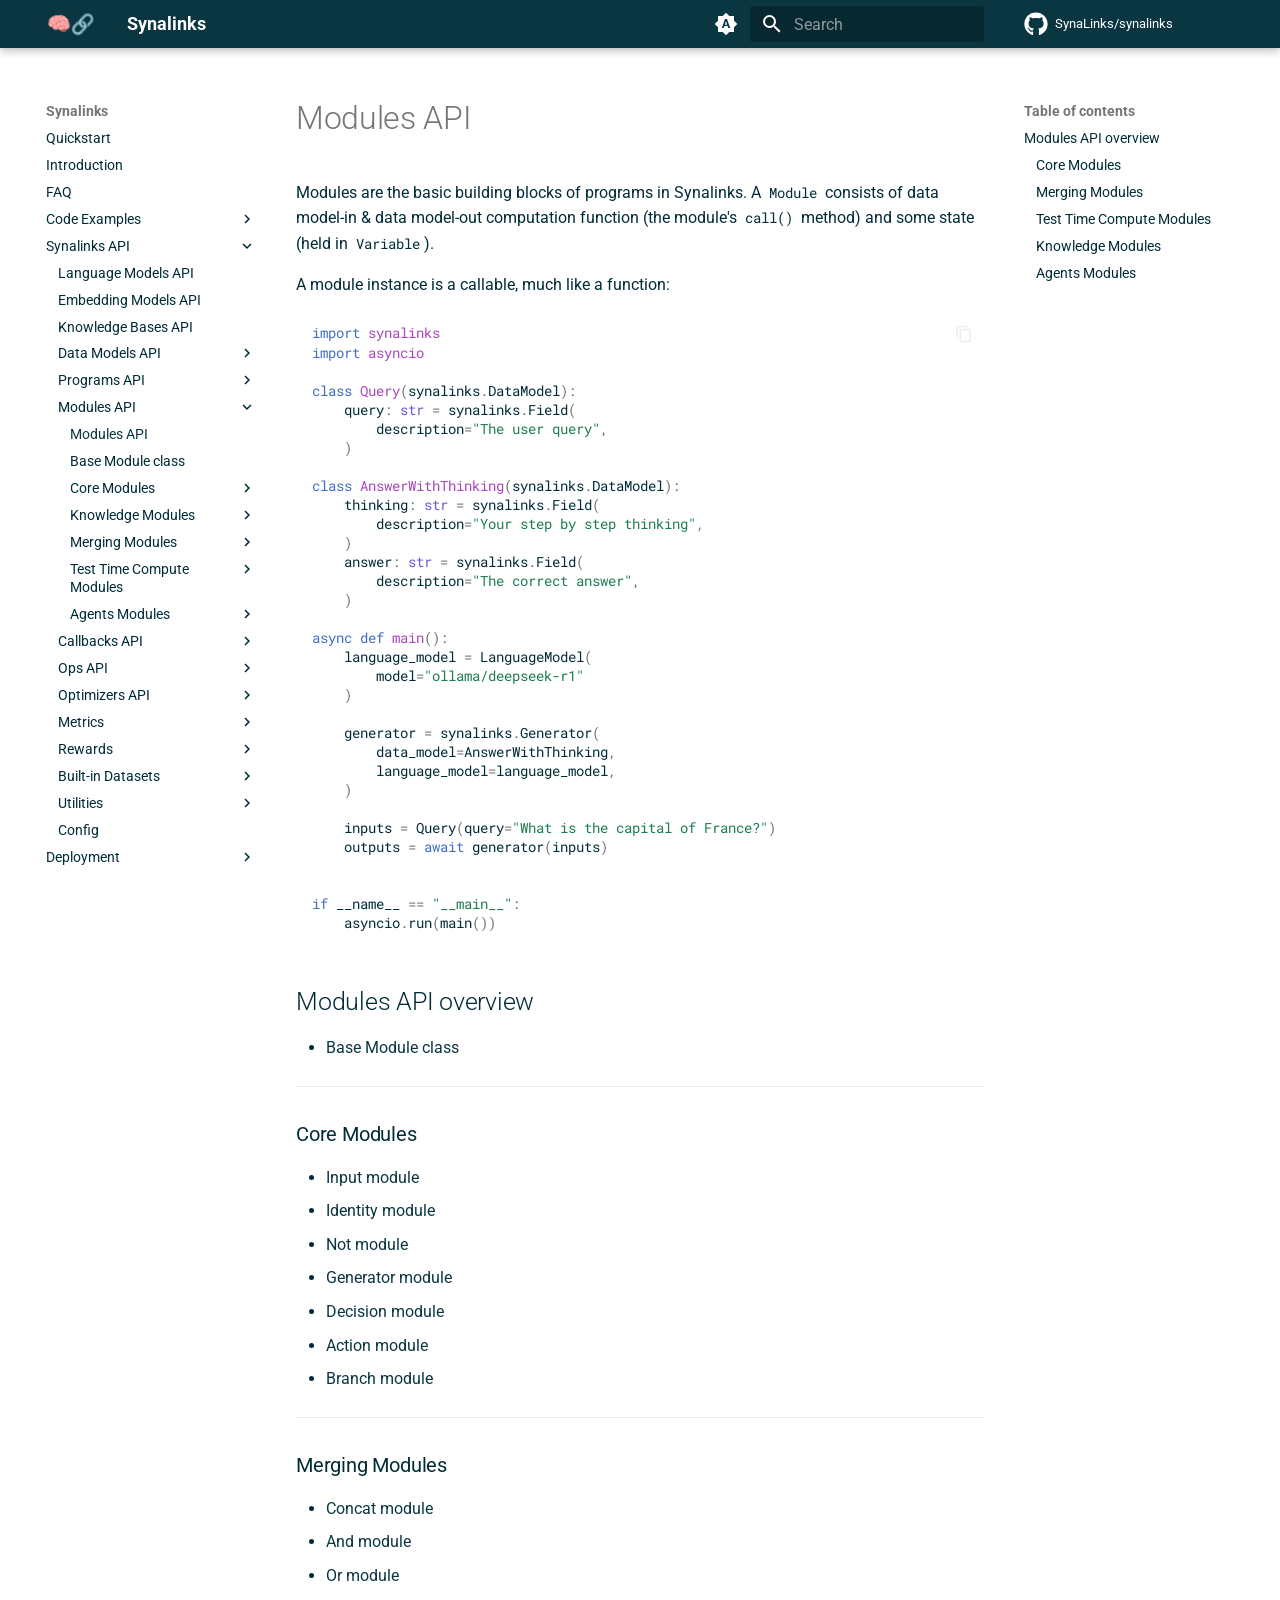
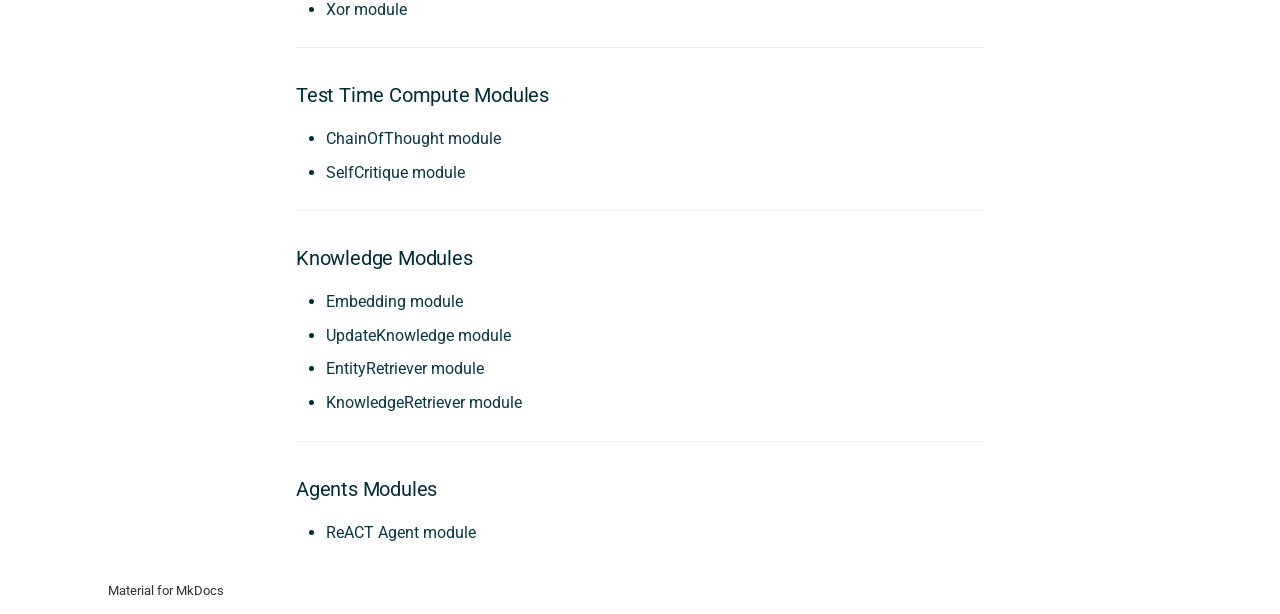
<file: Synalinks API/Modules API/index.html>
<!doctype html>
<html lang="en" class="no-js">
  <head>
    
      <meta charset="utf-8">
      <meta name="viewport" content="width=device-width,initial-scale=1">
      
      
      
        <link rel="canonical" href="https://synalinks.github.io/synalinks/Synalinks%20API/Modules%20API/">
      
      
        <link rel="prev" href="../Programs%20API/Program%20Saving%20API/Variable%20saving%20and%20loading/">
      
      
        <link rel="next" href="Base%20Module%20class/">
      
      
      <link rel="icon" href="../../assets/synalinks_favicon.png">
      <meta name="generator" content="mkdocs-1.6.1, mkdocs-material-9.6.14">
    
    
      
        <title>Modules API - Synalinks</title>
      
    
    
      <link rel="stylesheet" href="../../assets/stylesheets/main.342714a4.min.css">
      
        
        <link rel="stylesheet" href="../../assets/stylesheets/palette.06af60db.min.css">
      
      


    
    
      
    
    
      
        
        
        <link rel="preconnect" href="https://fonts.gstatic.com" crossorigin>
        <link rel="stylesheet" href="https://fonts.googleapis.com/css?family=Roboto:300,300i,400,400i,700,700i%7CRoboto+Mono:400,400i,700,700i&display=fallback">
        <style>:root{--md-text-font:"Roboto";--md-code-font:"Roboto Mono"}</style>
      
    
    
      <link rel="stylesheet" href="../../assets/_mkdocstrings.css">
    
      <link rel="stylesheet" href="../../stylesheets/extra.css">
    
    <script>__md_scope=new URL("../..",location),__md_hash=e=>[...e].reduce(((e,_)=>(e<<5)-e+_.charCodeAt(0)),0),__md_get=(e,_=localStorage,t=__md_scope)=>JSON.parse(_.getItem(t.pathname+"."+e)),__md_set=(e,_,t=localStorage,a=__md_scope)=>{try{t.setItem(a.pathname+"."+e,JSON.stringify(_))}catch(e){}}</script>
    
      

    
    
    
   <link href="../../assets/stylesheets/glightbox.min.css" rel="stylesheet"/><style>
    html.glightbox-open { overflow: initial; height: 100%; }
    .gslide-title { margin-top: 0px; user-select: text; }
    .gslide-desc { color: #666; user-select: text; }
    .gslide-image img { background: white; }
    .gscrollbar-fixer { padding-right: 15px; }
    .gdesc-inner { font-size: 0.75rem; }
    body[data-md-color-scheme="slate"] .gdesc-inner { background: var(--md-default-bg-color);}
    body[data-md-color-scheme="slate"] .gslide-title { color: var(--md-default-fg-color);}
    body[data-md-color-scheme="slate"] .gslide-desc { color: var(--md-default-fg-color);}</style> <script src="../../assets/javascripts/glightbox.min.js"></script></head>
  
  
    
    
      
    
    
    
    
    <body dir="ltr" data-md-color-scheme="default" data-md-color-primary="indigo" data-md-color-accent="indigo">
  
    
    <input class="md-toggle" data-md-toggle="drawer" type="checkbox" id="__drawer" autocomplete="off">
    <input class="md-toggle" data-md-toggle="search" type="checkbox" id="__search" autocomplete="off">
    <label class="md-overlay" for="__drawer"></label>
    <div data-md-component="skip">
      
        
        <a href="#modules-api" class="md-skip">
          Skip to content
        </a>
      
    </div>
    <div data-md-component="announce">
      
    </div>
    
    
      

  

<header class="md-header md-header--shadow" data-md-component="header">
  <nav class="md-header__inner md-grid" aria-label="Header">
    <a href="../.." title="Synalinks" class="md-header__button md-logo" aria-label="Synalinks" data-md-component="logo">
      
  <img src="../../assets/synalinks_logo.png" alt="logo">

    </a>
    <label class="md-header__button md-icon" for="__drawer">
      
      <svg xmlns="http://www.w3.org/2000/svg" viewBox="0 0 24 24"><path d="M3 6h18v2H3zm0 5h18v2H3zm0 5h18v2H3z"/></svg>
    </label>
    <div class="md-header__title" data-md-component="header-title">
      <div class="md-header__ellipsis">
        <div class="md-header__topic">
          <span class="md-ellipsis">
            Synalinks
          </span>
        </div>
        <div class="md-header__topic" data-md-component="header-topic">
          <span class="md-ellipsis">
            
              Modules API
            
          </span>
        </div>
      </div>
    </div>
    
      
        <form class="md-header__option" data-md-component="palette">
  
    
    
    
    <input class="md-option" data-md-color-media="(prefers-color-scheme)" data-md-color-scheme="default" data-md-color-primary="indigo" data-md-color-accent="indigo"  aria-label="Switch to light mode"  type="radio" name="__palette" id="__palette_0">
    
      <label class="md-header__button md-icon" title="Switch to light mode" for="__palette_1" hidden>
        <svg xmlns="http://www.w3.org/2000/svg" viewBox="0 0 24 24"><path d="m14.3 16-.7-2h-3.2l-.7 2H7.8L11 7h2l3.2 9zM20 8.69V4h-4.69L12 .69 8.69 4H4v4.69L.69 12 4 15.31V20h4.69L12 23.31 15.31 20H20v-4.69L23.31 12zm-9.15 3.96h2.3L12 9z"/></svg>
      </label>
    
  
    
    
    
    <input class="md-option" data-md-color-media="(prefers-color-scheme: light)" data-md-color-scheme="default" data-md-color-primary="indigo" data-md-color-accent="indigo"  aria-label="Switch to dark mode"  type="radio" name="__palette" id="__palette_1">
    
      <label class="md-header__button md-icon" title="Switch to dark mode" for="__palette_2" hidden>
        <svg xmlns="http://www.w3.org/2000/svg" viewBox="0 0 24 24"><path d="M12 8a4 4 0 0 0-4 4 4 4 0 0 0 4 4 4 4 0 0 0 4-4 4 4 0 0 0-4-4m0 10a6 6 0 0 1-6-6 6 6 0 0 1 6-6 6 6 0 0 1 6 6 6 6 0 0 1-6 6m8-9.31V4h-4.69L12 .69 8.69 4H4v4.69L.69 12 4 15.31V20h4.69L12 23.31 15.31 20H20v-4.69L23.31 12z"/></svg>
      </label>
    
  
    
    
    
    <input class="md-option" data-md-color-media="(prefers-color-scheme: dark)" data-md-color-scheme="slate" data-md-color-primary="indigo" data-md-color-accent="indigo"  aria-label="Switch to system preference"  type="radio" name="__palette" id="__palette_2">
    
      <label class="md-header__button md-icon" title="Switch to system preference" for="__palette_0" hidden>
        <svg xmlns="http://www.w3.org/2000/svg" viewBox="0 0 24 24"><path d="M12 18c-.89 0-1.74-.2-2.5-.55C11.56 16.5 13 14.42 13 12s-1.44-4.5-3.5-5.45C10.26 6.2 11.11 6 12 6a6 6 0 0 1 6 6 6 6 0 0 1-6 6m8-9.31V4h-4.69L12 .69 8.69 4H4v4.69L.69 12 4 15.31V20h4.69L12 23.31 15.31 20H20v-4.69L23.31 12z"/></svg>
      </label>
    
  
</form>
      
    
    
      <script>var palette=__md_get("__palette");if(palette&&palette.color){if("(prefers-color-scheme)"===palette.color.media){var media=matchMedia("(prefers-color-scheme: light)"),input=document.querySelector(media.matches?"[data-md-color-media='(prefers-color-scheme: light)']":"[data-md-color-media='(prefers-color-scheme: dark)']");palette.color.media=input.getAttribute("data-md-color-media"),palette.color.scheme=input.getAttribute("data-md-color-scheme"),palette.color.primary=input.getAttribute("data-md-color-primary"),palette.color.accent=input.getAttribute("data-md-color-accent")}for(var[key,value]of Object.entries(palette.color))document.body.setAttribute("data-md-color-"+key,value)}</script>
    
    
    
      
      
        <label class="md-header__button md-icon" for="__search">
          
          <svg xmlns="http://www.w3.org/2000/svg" viewBox="0 0 24 24"><path d="M9.5 3A6.5 6.5 0 0 1 16 9.5c0 1.61-.59 3.09-1.56 4.23l.27.27h.79l5 5-1.5 1.5-5-5v-.79l-.27-.27A6.52 6.52 0 0 1 9.5 16 6.5 6.5 0 0 1 3 9.5 6.5 6.5 0 0 1 9.5 3m0 2C7 5 5 7 5 9.5S7 14 9.5 14 14 12 14 9.5 12 5 9.5 5"/></svg>
        </label>
        <div class="md-search" data-md-component="search" role="dialog">
  <label class="md-search__overlay" for="__search"></label>
  <div class="md-search__inner" role="search">
    <form class="md-search__form" name="search">
      <input type="text" class="md-search__input" name="query" aria-label="Search" placeholder="Search" autocapitalize="off" autocorrect="off" autocomplete="off" spellcheck="false" data-md-component="search-query" required>
      <label class="md-search__icon md-icon" for="__search">
        
        <svg xmlns="http://www.w3.org/2000/svg" viewBox="0 0 24 24"><path d="M9.5 3A6.5 6.5 0 0 1 16 9.5c0 1.61-.59 3.09-1.56 4.23l.27.27h.79l5 5-1.5 1.5-5-5v-.79l-.27-.27A6.52 6.52 0 0 1 9.5 16 6.5 6.5 0 0 1 3 9.5 6.5 6.5 0 0 1 9.5 3m0 2C7 5 5 7 5 9.5S7 14 9.5 14 14 12 14 9.5 12 5 9.5 5"/></svg>
        
        <svg xmlns="http://www.w3.org/2000/svg" viewBox="0 0 24 24"><path d="M20 11v2H8l5.5 5.5-1.42 1.42L4.16 12l7.92-7.92L13.5 5.5 8 11z"/></svg>
      </label>
      <nav class="md-search__options" aria-label="Search">
        
        <button type="reset" class="md-search__icon md-icon" title="Clear" aria-label="Clear" tabindex="-1">
          
          <svg xmlns="http://www.w3.org/2000/svg" viewBox="0 0 24 24"><path d="M19 6.41 17.59 5 12 10.59 6.41 5 5 6.41 10.59 12 5 17.59 6.41 19 12 13.41 17.59 19 19 17.59 13.41 12z"/></svg>
        </button>
      </nav>
      
    </form>
    <div class="md-search__output">
      <div class="md-search__scrollwrap" tabindex="0" data-md-scrollfix>
        <div class="md-search-result" data-md-component="search-result">
          <div class="md-search-result__meta">
            Initializing search
          </div>
          <ol class="md-search-result__list" role="presentation"></ol>
        </div>
      </div>
    </div>
  </div>
</div>
      
    
    
      <div class="md-header__source">
        <a href="https://github.com/SynaLinks/synalinks" title="Go to repository" class="md-source" data-md-component="source">
  <div class="md-source__icon md-icon">
    
    <svg xmlns="http://www.w3.org/2000/svg" viewBox="0 0 496 512"><!--! Font Awesome Free 6.7.2 by @fontawesome - https://fontawesome.com License - https://fontawesome.com/license/free (Icons: CC BY 4.0, Fonts: SIL OFL 1.1, Code: MIT License) Copyright 2024 Fonticons, Inc.--><path d="M165.9 397.4c0 2-2.3 3.6-5.2 3.6-3.3.3-5.6-1.3-5.6-3.6 0-2 2.3-3.6 5.2-3.6 3-.3 5.6 1.3 5.6 3.6m-31.1-4.5c-.7 2 1.3 4.3 4.3 4.9 2.6 1 5.6 0 6.2-2s-1.3-4.3-4.3-5.2c-2.6-.7-5.5.3-6.2 2.3m44.2-1.7c-2.9.7-4.9 2.6-4.6 4.9.3 2 2.9 3.3 5.9 2.6 2.9-.7 4.9-2.6 4.6-4.6-.3-1.9-3-3.2-5.9-2.9M244.8 8C106.1 8 0 113.3 0 252c0 110.9 69.8 205.8 169.5 239.2 12.8 2.3 17.3-5.6 17.3-12.1 0-6.2-.3-40.4-.3-61.4 0 0-70 15-84.7-29.8 0 0-11.4-29.1-27.8-36.6 0 0-22.9-15.7 1.6-15.4 0 0 24.9 2 38.6 25.8 21.9 38.6 58.6 27.5 72.9 20.9 2.3-16 8.8-27.1 16-33.7-55.9-6.2-112.3-14.3-112.3-110.5 0-27.5 7.6-41.3 23.6-58.9-2.6-6.5-11.1-33.3 2.6-67.9 20.9-6.5 69 27 69 27 20-5.6 41.5-8.5 62.8-8.5s42.8 2.9 62.8 8.5c0 0 48.1-33.6 69-27 13.7 34.7 5.2 61.4 2.6 67.9 16 17.7 25.8 31.5 25.8 58.9 0 96.5-58.9 104.2-114.8 110.5 9.2 7.9 17 22.9 17 46.4 0 33.7-.3 75.4-.3 83.6 0 6.5 4.6 14.4 17.3 12.1C428.2 457.8 496 362.9 496 252 496 113.3 383.5 8 244.8 8M97.2 352.9c-1.3 1-1 3.3.7 5.2 1.6 1.6 3.9 2.3 5.2 1 1.3-1 1-3.3-.7-5.2-1.6-1.6-3.9-2.3-5.2-1m-10.8-8.1c-.7 1.3.3 2.9 2.3 3.9 1.6 1 3.6.7 4.3-.7.7-1.3-.3-2.9-2.3-3.9-2-.6-3.6-.3-4.3.7m32.4 35.6c-1.6 1.3-1 4.3 1.3 6.2 2.3 2.3 5.2 2.6 6.5 1 1.3-1.3.7-4.3-1.3-6.2-2.2-2.3-5.2-2.6-6.5-1m-11.4-14.7c-1.6 1-1.6 3.6 0 5.9s4.3 3.3 5.6 2.3c1.6-1.3 1.6-3.9 0-6.2-1.4-2.3-4-3.3-5.6-2"/></svg>
  </div>
  <div class="md-source__repository">
    SynaLinks/synalinks
  </div>
</a>
      </div>
    
  </nav>
  
</header>
    
    <div class="md-container" data-md-component="container">
      
      
        
          
        
      
      <main class="md-main" data-md-component="main">
        <div class="md-main__inner md-grid">
          
            
              
              <div class="md-sidebar md-sidebar--primary" data-md-component="sidebar" data-md-type="navigation" >
                <div class="md-sidebar__scrollwrap">
                  <div class="md-sidebar__inner">
                    



<nav class="md-nav md-nav--primary" aria-label="Navigation" data-md-level="0">
  <label class="md-nav__title" for="__drawer">
    <a href="../.." title="Synalinks" class="md-nav__button md-logo" aria-label="Synalinks" data-md-component="logo">
      
  <img src="../../assets/synalinks_logo.png" alt="logo">

    </a>
    Synalinks
  </label>
  
    <div class="md-nav__source">
      <a href="https://github.com/SynaLinks/synalinks" title="Go to repository" class="md-source" data-md-component="source">
  <div class="md-source__icon md-icon">
    
    <svg xmlns="http://www.w3.org/2000/svg" viewBox="0 0 496 512"><!--! Font Awesome Free 6.7.2 by @fontawesome - https://fontawesome.com License - https://fontawesome.com/license/free (Icons: CC BY 4.0, Fonts: SIL OFL 1.1, Code: MIT License) Copyright 2024 Fonticons, Inc.--><path d="M165.9 397.4c0 2-2.3 3.6-5.2 3.6-3.3.3-5.6-1.3-5.6-3.6 0-2 2.3-3.6 5.2-3.6 3-.3 5.6 1.3 5.6 3.6m-31.1-4.5c-.7 2 1.3 4.3 4.3 4.9 2.6 1 5.6 0 6.2-2s-1.3-4.3-4.3-5.2c-2.6-.7-5.5.3-6.2 2.3m44.2-1.7c-2.9.7-4.9 2.6-4.6 4.9.3 2 2.9 3.3 5.9 2.6 2.9-.7 4.9-2.6 4.6-4.6-.3-1.9-3-3.2-5.9-2.9M244.8 8C106.1 8 0 113.3 0 252c0 110.9 69.8 205.8 169.5 239.2 12.8 2.3 17.3-5.6 17.3-12.1 0-6.2-.3-40.4-.3-61.4 0 0-70 15-84.7-29.8 0 0-11.4-29.1-27.8-36.6 0 0-22.9-15.7 1.6-15.4 0 0 24.9 2 38.6 25.8 21.9 38.6 58.6 27.5 72.9 20.9 2.3-16 8.8-27.1 16-33.7-55.9-6.2-112.3-14.3-112.3-110.5 0-27.5 7.6-41.3 23.6-58.9-2.6-6.5-11.1-33.3 2.6-67.9 20.9-6.5 69 27 69 27 20-5.6 41.5-8.5 62.8-8.5s42.8 2.9 62.8 8.5c0 0 48.1-33.6 69-27 13.7 34.7 5.2 61.4 2.6 67.9 16 17.7 25.8 31.5 25.8 58.9 0 96.5-58.9 104.2-114.8 110.5 9.2 7.9 17 22.9 17 46.4 0 33.7-.3 75.4-.3 83.6 0 6.5 4.6 14.4 17.3 12.1C428.2 457.8 496 362.9 496 252 496 113.3 383.5 8 244.8 8M97.2 352.9c-1.3 1-1 3.3.7 5.2 1.6 1.6 3.9 2.3 5.2 1 1.3-1 1-3.3-.7-5.2-1.6-1.6-3.9-2.3-5.2-1m-10.8-8.1c-.7 1.3.3 2.9 2.3 3.9 1.6 1 3.6.7 4.3-.7.7-1.3-.3-2.9-2.3-3.9-2-.6-3.6-.3-4.3.7m32.4 35.6c-1.6 1.3-1 4.3 1.3 6.2 2.3 2.3 5.2 2.6 6.5 1 1.3-1.3.7-4.3-1.3-6.2-2.2-2.3-5.2-2.6-6.5-1m-11.4-14.7c-1.6 1-1.6 3.6 0 5.9s4.3 3.3 5.6 2.3c1.6-1.3 1.6-3.9 0-6.2-1.4-2.3-4-3.3-5.6-2"/></svg>
  </div>
  <div class="md-source__repository">
    SynaLinks/synalinks
  </div>
</a>
    </div>
  
  <ul class="md-nav__list" data-md-scrollfix>
    
      
      
  
  
  
  
    <li class="md-nav__item">
      <a href="../.." class="md-nav__link">
        
  
  
  <span class="md-ellipsis">
    Quickstart
    
  </span>
  

      </a>
    </li>
  

    
      
      
  
  
  
  
    <li class="md-nav__item">
      <a href="../../Introduction/" class="md-nav__link">
        
  
  
  <span class="md-ellipsis">
    Introduction
    
  </span>
  

      </a>
    </li>
  

    
      
      
  
  
  
  
    <li class="md-nav__item">
      <a href="../../FAQ/" class="md-nav__link">
        
  
  
  <span class="md-ellipsis">
    FAQ
    
  </span>
  

      </a>
    </li>
  

    
      
      
  
  
  
  
    
    
    
    
    
    <li class="md-nav__item md-nav__item--nested">
      
        
        
        <input class="md-nav__toggle md-toggle " type="checkbox" id="__nav_4" >
        
          
          <label class="md-nav__link" for="__nav_4" id="__nav_4_label" tabindex="0">
            
  
  
  <span class="md-ellipsis">
    Code Examples
    
  </span>
  

            <span class="md-nav__icon md-icon"></span>
          </label>
        
        <nav class="md-nav" data-md-level="1" aria-labelledby="__nav_4_label" aria-expanded="false">
          <label class="md-nav__title" for="__nav_4">
            <span class="md-nav__icon md-icon"></span>
            Code Examples
          </label>
          <ul class="md-nav__list" data-md-scrollfix>
            
              
                
  
  
  
  
    
    
    
    
    
    <li class="md-nav__item md-nav__item--nested">
      
        
        
        <input class="md-nav__toggle md-toggle " type="checkbox" id="__nav_4_1" >
        
          
          <label class="md-nav__link" for="__nav_4_1" id="__nav_4_1_label" tabindex="0">
            
  
  
  <span class="md-ellipsis">
    Basics
    
  </span>
  

            <span class="md-nav__icon md-icon"></span>
          </label>
        
        <nav class="md-nav" data-md-level="2" aria-labelledby="__nav_4_1_label" aria-expanded="false">
          <label class="md-nav__title" for="__nav_4_1">
            <span class="md-nav__icon md-icon"></span>
            Basics
          </label>
          <ul class="md-nav__list" data-md-scrollfix>
            
              
                
  
  
  
  
    <li class="md-nav__item">
      <a href="../../Code%20Examples/Basics/First%20Steps/" class="md-nav__link">
        
  
  
  <span class="md-ellipsis">
    First Steps
    
  </span>
  

      </a>
    </li>
  

              
            
              
                
  
  
  
  
    <li class="md-nav__item">
      <a href="../../Code%20Examples/Basics/First%20Programs/" class="md-nav__link">
        
  
  
  <span class="md-ellipsis">
    First Programs
    
  </span>
  

      </a>
    </li>
  

              
            
              
                
  
  
  
  
    <li class="md-nav__item">
      <a href="../../Code%20Examples/Basics/Control%20Flow/" class="md-nav__link">
        
  
  
  <span class="md-ellipsis">
    Control Flow
    
  </span>
  

      </a>
    </li>
  

              
            
              
                
  
  
  
  
    <li class="md-nav__item">
      <a href="../../Code%20Examples/Basics/Conversational%20Applications/" class="md-nav__link">
        
  
  
  <span class="md-ellipsis">
    Conversational Applications
    
  </span>
  

      </a>
    </li>
  

              
            
              
                
  
  
  
  
    <li class="md-nav__item">
      <a href="../../Code%20Examples/Basics/Reward%20Metrics%20And%20Optimizers/" class="md-nav__link">
        
  
  
  <span class="md-ellipsis">
    Rewards, Metrics &amp; Optimizers
    
  </span>
  

      </a>
    </li>
  

              
            
              
                
  
  
  
  
    <li class="md-nav__item">
      <a href="../../Code%20Examples/Basics/Training%20Programs/" class="md-nav__link">
        
  
  
  <span class="md-ellipsis">
    Training Programs
    
  </span>
  

      </a>
    </li>
  

              
            
          </ul>
        </nav>
      
    </li>
  

              
            
              
                
  
  
  
  
    
    
    
    
    
    <li class="md-nav__item md-nav__item--nested">
      
        
        
        <input class="md-nav__toggle md-toggle " type="checkbox" id="__nav_4_2" >
        
          
          <label class="md-nav__link" for="__nav_4_2" id="__nav_4_2_label" tabindex="0">
            
  
  
  <span class="md-ellipsis">
    Advanced
    
  </span>
  

            <span class="md-nav__icon md-icon"></span>
          </label>
        
        <nav class="md-nav" data-md-level="2" aria-labelledby="__nav_4_2_label" aria-expanded="false">
          <label class="md-nav__title" for="__nav_4_2">
            <span class="md-nav__icon md-icon"></span>
            Advanced
          </label>
          <ul class="md-nav__list" data-md-scrollfix>
            
              
                
  
  
  
  
    <li class="md-nav__item">
      <a href="../../Code%20Examples/Advanced/Implementing%20Custom%20Modules%20And%20Programs%20Via%20Subclassing/" class="md-nav__link">
        
  
  
  <span class="md-ellipsis">
    Implementing custom modules &amp; programs via subclassing
    
  </span>
  

      </a>
    </li>
  

              
            
              
                
  
  
  
  
    <li class="md-nav__item">
      <a href="../../Code%20Examples/Advanced/First%20Knowledge%20Graph%20Schema/" class="md-nav__link">
        
  
  
  <span class="md-ellipsis">
    First Knowledge Graph Schema
    
  </span>
  

      </a>
    </li>
  

              
            
              
                
  
  
  
  
    <li class="md-nav__item">
      <a href="../../Code%20Examples/Advanced/Knowledge%20Extraction/" class="md-nav__link">
        
  
  
  <span class="md-ellipsis">
    Knowledge Extraction
    
  </span>
  

      </a>
    </li>
  

              
            
              
                
  
  
  
  
    <li class="md-nav__item">
      <a href="../../Code%20Examples/Advanced/Retrieval%20Augmented%20Generation/" class="md-nav__link">
        
  
  
  <span class="md-ellipsis">
    Retrieval Augmented Generation
    
  </span>
  

      </a>
    </li>
  

              
            
          </ul>
        </nav>
      
    </li>
  

              
            
          </ul>
        </nav>
      
    </li>
  

    
      
      
  
  
    
  
  
  
    
    
    
    
    
    <li class="md-nav__item md-nav__item--active md-nav__item--nested">
      
        
        
        <input class="md-nav__toggle md-toggle " type="checkbox" id="__nav_5" checked>
        
          
          <label class="md-nav__link" for="__nav_5" id="__nav_5_label" tabindex="0">
            
  
  
  <span class="md-ellipsis">
    Synalinks API
    
  </span>
  

            <span class="md-nav__icon md-icon"></span>
          </label>
        
        <nav class="md-nav" data-md-level="1" aria-labelledby="__nav_5_label" aria-expanded="true">
          <label class="md-nav__title" for="__nav_5">
            <span class="md-nav__icon md-icon"></span>
            Synalinks API
          </label>
          <ul class="md-nav__list" data-md-scrollfix>
            
              
                
  
  
  
  
    <li class="md-nav__item">
      <a href="../Language%20Models%20API/" class="md-nav__link">
        
  
  
  <span class="md-ellipsis">
    Language Models API
    
  </span>
  

      </a>
    </li>
  

              
            
              
                
  
  
  
  
    <li class="md-nav__item">
      <a href="../Embedding%20Models%20API/" class="md-nav__link">
        
  
  
  <span class="md-ellipsis">
    Embedding Models API
    
  </span>
  

      </a>
    </li>
  

              
            
              
                
  
  
  
  
    <li class="md-nav__item">
      <a href="../Knowledge%20Bases%20API/" class="md-nav__link">
        
  
  
  <span class="md-ellipsis">
    Knowledge Bases API
    
  </span>
  

      </a>
    </li>
  

              
            
              
                
  
  
  
  
    
    
    
    
    
    <li class="md-nav__item md-nav__item--nested">
      
        
        
        <input class="md-nav__toggle md-toggle " type="checkbox" id="__nav_5_4" >
        
          
          <label class="md-nav__link" for="__nav_5_4" id="__nav_5_4_label" tabindex="0">
            
  
  
  <span class="md-ellipsis">
    Data Models API
    
  </span>
  

            <span class="md-nav__icon md-icon"></span>
          </label>
        
        <nav class="md-nav" data-md-level="2" aria-labelledby="__nav_5_4_label" aria-expanded="false">
          <label class="md-nav__title" for="__nav_5_4">
            <span class="md-nav__icon md-icon"></span>
            Data Models API
          </label>
          <ul class="md-nav__list" data-md-scrollfix>
            
              
                
  
  
  
  
    <li class="md-nav__item">
      <a href="../Data%20Models%20API/" class="md-nav__link">
        
  
  
  <span class="md-ellipsis">
    Data Models API
    
  </span>
  

      </a>
    </li>
  

              
            
              
                
  
  
  
  
    <li class="md-nav__item">
      <a href="../Data%20Models%20API/The%20DataModel%20class/" class="md-nav__link">
        
  
  
  <span class="md-ellipsis">
    The DataModel class
    
  </span>
  

      </a>
    </li>
  

              
            
              
                
  
  
  
  
    <li class="md-nav__item">
      <a href="../Data%20Models%20API/The%20JsonDataModel%20class/" class="md-nav__link">
        
  
  
  <span class="md-ellipsis">
    The JsonDataModel class
    
  </span>
  

      </a>
    </li>
  

              
            
              
                
  
  
  
  
    <li class="md-nav__item">
      <a href="../Data%20Models%20API/The%20SymbolicDataModel%20class/" class="md-nav__link">
        
  
  
  <span class="md-ellipsis">
    The SymbolicDataModel class
    
  </span>
  

      </a>
    </li>
  

              
            
              
                
  
  
  
  
    <li class="md-nav__item">
      <a href="../Data%20Models%20API/The%20Variable%20class/" class="md-nav__link">
        
  
  
  <span class="md-ellipsis">
    The Variable class
    
  </span>
  

      </a>
    </li>
  

              
            
              
                
  
  
  
  
    <li class="md-nav__item">
      <a href="../Data%20Models%20API/The%20Base%20DataModels/" class="md-nav__link">
        
  
  
  <span class="md-ellipsis">
    The Base DataModels
    
  </span>
  

      </a>
    </li>
  

              
            
          </ul>
        </nav>
      
    </li>
  

              
            
              
                
  
  
  
  
    
    
    
    
    
    <li class="md-nav__item md-nav__item--nested">
      
        
        
        <input class="md-nav__toggle md-toggle " type="checkbox" id="__nav_5_5" >
        
          
          <label class="md-nav__link" for="__nav_5_5" id="__nav_5_5_label" tabindex="0">
            
  
  
  <span class="md-ellipsis">
    Programs API
    
  </span>
  

            <span class="md-nav__icon md-icon"></span>
          </label>
        
        <nav class="md-nav" data-md-level="2" aria-labelledby="__nav_5_5_label" aria-expanded="false">
          <label class="md-nav__title" for="__nav_5_5">
            <span class="md-nav__icon md-icon"></span>
            Programs API
          </label>
          <ul class="md-nav__list" data-md-scrollfix>
            
              
                
  
  
  
  
    <li class="md-nav__item">
      <a href="../Programs%20API/" class="md-nav__link">
        
  
  
  <span class="md-ellipsis">
    Programs API
    
  </span>
  

      </a>
    </li>
  

              
            
              
                
  
  
  
  
    <li class="md-nav__item">
      <a href="../Programs%20API/The%20Program%20class/" class="md-nav__link">
        
  
  
  <span class="md-ellipsis">
    The Program class
    
  </span>
  

      </a>
    </li>
  

              
            
              
                
  
  
  
  
    <li class="md-nav__item">
      <a href="../Programs%20API/The%20Sequential%20class/" class="md-nav__link">
        
  
  
  <span class="md-ellipsis">
    The Sequential class
    
  </span>
  

      </a>
    </li>
  

              
            
              
                
  
  
  
  
    <li class="md-nav__item">
      <a href="../Programs%20API/Program%20training%20API/" class="md-nav__link">
        
  
  
  <span class="md-ellipsis">
    Program training API
    
  </span>
  

      </a>
    </li>
  

              
            
              
                
  
  
  
  
    
    
    
    
    
    <li class="md-nav__item md-nav__item--nested">
      
        
        
        <input class="md-nav__toggle md-toggle " type="checkbox" id="__nav_5_5_5" >
        
          
          <label class="md-nav__link" for="__nav_5_5_5" id="__nav_5_5_5_label" tabindex="0">
            
  
  
  <span class="md-ellipsis">
    Program Saving API
    
  </span>
  

            <span class="md-nav__icon md-icon"></span>
          </label>
        
        <nav class="md-nav" data-md-level="3" aria-labelledby="__nav_5_5_5_label" aria-expanded="false">
          <label class="md-nav__title" for="__nav_5_5_5">
            <span class="md-nav__icon md-icon"></span>
            Program Saving API
          </label>
          <ul class="md-nav__list" data-md-scrollfix>
            
              
                
  
  
  
  
    <li class="md-nav__item">
      <a href="../Programs%20API/Program%20Saving%20API/Program%20saving%20and%20loading/" class="md-nav__link">
        
  
  
  <span class="md-ellipsis">
    Program saving and loading
    
  </span>
  

      </a>
    </li>
  

              
            
              
                
  
  
  
  
    <li class="md-nav__item">
      <a href="../Programs%20API/Program%20Saving%20API/Variable%20saving%20and%20loading/" class="md-nav__link">
        
  
  
  <span class="md-ellipsis">
    Variable saving and loading
    
  </span>
  

      </a>
    </li>
  

              
            
          </ul>
        </nav>
      
    </li>
  

              
            
          </ul>
        </nav>
      
    </li>
  

              
            
              
                
  
  
    
  
  
  
    
    
    
    
    
    <li class="md-nav__item md-nav__item--active md-nav__item--nested">
      
        
        
        <input class="md-nav__toggle md-toggle " type="checkbox" id="__nav_5_6" checked>
        
          
          <label class="md-nav__link" for="__nav_5_6" id="__nav_5_6_label" tabindex="0">
            
  
  
  <span class="md-ellipsis">
    Modules API
    
  </span>
  

            <span class="md-nav__icon md-icon"></span>
          </label>
        
        <nav class="md-nav" data-md-level="2" aria-labelledby="__nav_5_6_label" aria-expanded="true">
          <label class="md-nav__title" for="__nav_5_6">
            <span class="md-nav__icon md-icon"></span>
            Modules API
          </label>
          <ul class="md-nav__list" data-md-scrollfix>
            
              
                
  
  
    
  
  
  
    <li class="md-nav__item md-nav__item--active">
      
      <input class="md-nav__toggle md-toggle" type="checkbox" id="__toc">
      
      
        
      
      
        <label class="md-nav__link md-nav__link--active" for="__toc">
          
  
  
  <span class="md-ellipsis">
    Modules API
    
  </span>
  

          <span class="md-nav__icon md-icon"></span>
        </label>
      
      <a href="./" class="md-nav__link md-nav__link--active">
        
  
  
  <span class="md-ellipsis">
    Modules API
    
  </span>
  

      </a>
      
        

<nav class="md-nav md-nav--secondary" aria-label="Table of contents">
  
  
  
    
  
  
    <label class="md-nav__title" for="__toc">
      <span class="md-nav__icon md-icon"></span>
      Table of contents
    </label>
    <ul class="md-nav__list" data-md-component="toc" data-md-scrollfix>
      
        <li class="md-nav__item">
  <a href="#modules-api-overview" class="md-nav__link">
    <span class="md-ellipsis">
      Modules API overview
    </span>
  </a>
  
    <nav class="md-nav" aria-label="Modules API overview">
      <ul class="md-nav__list">
        
          <li class="md-nav__item">
  <a href="#core-modules" class="md-nav__link">
    <span class="md-ellipsis">
      Core Modules
    </span>
  </a>
  
</li>
        
          <li class="md-nav__item">
  <a href="#merging-modules" class="md-nav__link">
    <span class="md-ellipsis">
      Merging Modules
    </span>
  </a>
  
</li>
        
          <li class="md-nav__item">
  <a href="#test-time-compute-modules" class="md-nav__link">
    <span class="md-ellipsis">
      Test Time Compute Modules
    </span>
  </a>
  
</li>
        
          <li class="md-nav__item">
  <a href="#knowledge-modules" class="md-nav__link">
    <span class="md-ellipsis">
      Knowledge Modules
    </span>
  </a>
  
</li>
        
          <li class="md-nav__item">
  <a href="#agents-modules" class="md-nav__link">
    <span class="md-ellipsis">
      Agents Modules
    </span>
  </a>
  
</li>
        
      </ul>
    </nav>
  
</li>
      
    </ul>
  
</nav>
      
    </li>
  

              
            
              
                
  
  
  
  
    <li class="md-nav__item">
      <a href="Base%20Module%20class/" class="md-nav__link">
        
  
  
  <span class="md-ellipsis">
    Base Module class
    
  </span>
  

      </a>
    </li>
  

              
            
              
                
  
  
  
  
    
    
    
    
    
    <li class="md-nav__item md-nav__item--nested">
      
        
        
        <input class="md-nav__toggle md-toggle " type="checkbox" id="__nav_5_6_3" >
        
          
          <label class="md-nav__link" for="__nav_5_6_3" id="__nav_5_6_3_label" tabindex="0">
            
  
  
  <span class="md-ellipsis">
    Core Modules
    
  </span>
  

            <span class="md-nav__icon md-icon"></span>
          </label>
        
        <nav class="md-nav" data-md-level="3" aria-labelledby="__nav_5_6_3_label" aria-expanded="false">
          <label class="md-nav__title" for="__nav_5_6_3">
            <span class="md-nav__icon md-icon"></span>
            Core Modules
          </label>
          <ul class="md-nav__list" data-md-scrollfix>
            
              
                
  
  
  
  
    <li class="md-nav__item">
      <a href="Core%20Modules/" class="md-nav__link">
        
  
  
  <span class="md-ellipsis">
    Core Modules
    
  </span>
  

      </a>
    </li>
  

              
            
              
                
  
  
  
  
    <li class="md-nav__item">
      <a href="Core%20Modules/Input%20module/" class="md-nav__link">
        
  
  
  <span class="md-ellipsis">
    Input module
    
  </span>
  

      </a>
    </li>
  

              
            
              
                
  
  
  
  
    <li class="md-nav__item">
      <a href="Core%20Modules/Identity%20module/" class="md-nav__link">
        
  
  
  <span class="md-ellipsis">
    Identity module
    
  </span>
  

      </a>
    </li>
  

              
            
              
                
  
  
  
  
    <li class="md-nav__item">
      <a href="Core%20Modules/Not%20module/" class="md-nav__link">
        
  
  
  <span class="md-ellipsis">
    Not module
    
  </span>
  

      </a>
    </li>
  

              
            
              
                
  
  
  
  
    <li class="md-nav__item">
      <a href="Core%20Modules/Generator%20module/" class="md-nav__link">
        
  
  
  <span class="md-ellipsis">
    Generator module
    
  </span>
  

      </a>
    </li>
  

              
            
              
                
  
  
  
  
    <li class="md-nav__item">
      <a href="Core%20Modules/Decision%20module/" class="md-nav__link">
        
  
  
  <span class="md-ellipsis">
    Decision module
    
  </span>
  

      </a>
    </li>
  

              
            
              
                
  
  
  
  
    <li class="md-nav__item">
      <a href="Core%20Modules/Action%20module/" class="md-nav__link">
        
  
  
  <span class="md-ellipsis">
    Action module
    
  </span>
  

      </a>
    </li>
  

              
            
              
                
  
  
  
  
    <li class="md-nav__item">
      <a href="Core%20Modules/Branch%20module/" class="md-nav__link">
        
  
  
  <span class="md-ellipsis">
    Branch module
    
  </span>
  

      </a>
    </li>
  

              
            
          </ul>
        </nav>
      
    </li>
  

              
            
              
                
  
  
  
  
    
    
    
    
    
    <li class="md-nav__item md-nav__item--nested">
      
        
        
        <input class="md-nav__toggle md-toggle " type="checkbox" id="__nav_5_6_4" >
        
          
          <label class="md-nav__link" for="__nav_5_6_4" id="__nav_5_6_4_label" tabindex="0">
            
  
  
  <span class="md-ellipsis">
    Knowledge Modules
    
  </span>
  

            <span class="md-nav__icon md-icon"></span>
          </label>
        
        <nav class="md-nav" data-md-level="3" aria-labelledby="__nav_5_6_4_label" aria-expanded="false">
          <label class="md-nav__title" for="__nav_5_6_4">
            <span class="md-nav__icon md-icon"></span>
            Knowledge Modules
          </label>
          <ul class="md-nav__list" data-md-scrollfix>
            
              
                
  
  
  
  
    <li class="md-nav__item">
      <a href="Knowledge%20Modules/" class="md-nav__link">
        
  
  
  <span class="md-ellipsis">
    Knowledge Modules
    
  </span>
  

      </a>
    </li>
  

              
            
              
                
  
  
  
  
    <li class="md-nav__item">
      <a href="Knowledge%20Modules/Embedding%20module/" class="md-nav__link">
        
  
  
  <span class="md-ellipsis">
    Embedding module
    
  </span>
  

      </a>
    </li>
  

              
            
              
                
  
  
  
  
    <li class="md-nav__item">
      <a href="Knowledge%20Modules/UpdateKnowledge%20module/" class="md-nav__link">
        
  
  
  <span class="md-ellipsis">
    UpdateKnowledge module
    
  </span>
  

      </a>
    </li>
  

              
            
              
                
  
  
  
  
    <li class="md-nav__item">
      <a href="Knowledge%20Modules/EntityRetriever%20module/" class="md-nav__link">
        
  
  
  <span class="md-ellipsis">
    EntityRetriever module
    
  </span>
  

      </a>
    </li>
  

              
            
              
                
  
  
  
  
    <li class="md-nav__item">
      <a href="Knowledge%20Modules/KnowledgeRetriever%20module/" class="md-nav__link">
        
  
  
  <span class="md-ellipsis">
    KnowledgeRetriever module
    
  </span>
  

      </a>
    </li>
  

              
            
          </ul>
        </nav>
      
    </li>
  

              
            
              
                
  
  
  
  
    
    
    
    
    
    <li class="md-nav__item md-nav__item--nested">
      
        
        
        <input class="md-nav__toggle md-toggle " type="checkbox" id="__nav_5_6_5" >
        
          
          <label class="md-nav__link" for="__nav_5_6_5" id="__nav_5_6_5_label" tabindex="0">
            
  
  
  <span class="md-ellipsis">
    Merging Modules
    
  </span>
  

            <span class="md-nav__icon md-icon"></span>
          </label>
        
        <nav class="md-nav" data-md-level="3" aria-labelledby="__nav_5_6_5_label" aria-expanded="false">
          <label class="md-nav__title" for="__nav_5_6_5">
            <span class="md-nav__icon md-icon"></span>
            Merging Modules
          </label>
          <ul class="md-nav__list" data-md-scrollfix>
            
              
                
  
  
  
  
    <li class="md-nav__item">
      <a href="Merging%20Modules/" class="md-nav__link">
        
  
  
  <span class="md-ellipsis">
    Merging Modules
    
  </span>
  

      </a>
    </li>
  

              
            
              
                
  
  
  
  
    <li class="md-nav__item">
      <a href="Merging%20Modules/Concat%20module/" class="md-nav__link">
        
  
  
  <span class="md-ellipsis">
    Concat module
    
  </span>
  

      </a>
    </li>
  

              
            
              
                
  
  
  
  
    <li class="md-nav__item">
      <a href="Merging%20Modules/And%20module/" class="md-nav__link">
        
  
  
  <span class="md-ellipsis">
    And module
    
  </span>
  

      </a>
    </li>
  

              
            
              
                
  
  
  
  
    <li class="md-nav__item">
      <a href="Merging%20Modules/Or%20module/" class="md-nav__link">
        
  
  
  <span class="md-ellipsis">
    Or module
    
  </span>
  

      </a>
    </li>
  

              
            
              
                
  
  
  
  
    <li class="md-nav__item">
      <a href="Merging%20Modules/Xor%20module/" class="md-nav__link">
        
  
  
  <span class="md-ellipsis">
    Xor module
    
  </span>
  

      </a>
    </li>
  

              
            
          </ul>
        </nav>
      
    </li>
  

              
            
              
                
  
  
  
  
    
    
    
    
    
    <li class="md-nav__item md-nav__item--nested">
      
        
        
        <input class="md-nav__toggle md-toggle " type="checkbox" id="__nav_5_6_6" >
        
          
          <label class="md-nav__link" for="__nav_5_6_6" id="__nav_5_6_6_label" tabindex="0">
            
  
  
  <span class="md-ellipsis">
    Test Time Compute Modules
    
  </span>
  

            <span class="md-nav__icon md-icon"></span>
          </label>
        
        <nav class="md-nav" data-md-level="3" aria-labelledby="__nav_5_6_6_label" aria-expanded="false">
          <label class="md-nav__title" for="__nav_5_6_6">
            <span class="md-nav__icon md-icon"></span>
            Test Time Compute Modules
          </label>
          <ul class="md-nav__list" data-md-scrollfix>
            
              
                
  
  
  
  
    <li class="md-nav__item">
      <a href="Test%20Time%20Compute%20Modules/" class="md-nav__link">
        
  
  
  <span class="md-ellipsis">
    Test Time Compute Modules
    
  </span>
  

      </a>
    </li>
  

              
            
              
                
  
  
  
  
    <li class="md-nav__item">
      <a href="Test%20Time%20Compute%20Modules/ChainOfThought%20module/" class="md-nav__link">
        
  
  
  <span class="md-ellipsis">
    ChainOfThought module
    
  </span>
  

      </a>
    </li>
  

              
            
              
                
  
  
  
  
    <li class="md-nav__item">
      <a href="Test%20Time%20Compute%20Modules/SelfCritique%20module/" class="md-nav__link">
        
  
  
  <span class="md-ellipsis">
    SelfCritique module
    
  </span>
  

      </a>
    </li>
  

              
            
          </ul>
        </nav>
      
    </li>
  

              
            
              
                
  
  
  
  
    
    
    
    
    
    <li class="md-nav__item md-nav__item--nested">
      
        
        
        <input class="md-nav__toggle md-toggle " type="checkbox" id="__nav_5_6_7" >
        
          
          <label class="md-nav__link" for="__nav_5_6_7" id="__nav_5_6_7_label" tabindex="0">
            
  
  
  <span class="md-ellipsis">
    Agents Modules
    
  </span>
  

            <span class="md-nav__icon md-icon"></span>
          </label>
        
        <nav class="md-nav" data-md-level="3" aria-labelledby="__nav_5_6_7_label" aria-expanded="false">
          <label class="md-nav__title" for="__nav_5_6_7">
            <span class="md-nav__icon md-icon"></span>
            Agents Modules
          </label>
          <ul class="md-nav__list" data-md-scrollfix>
            
              
                
  
  
  
  
    <li class="md-nav__item">
      <a href="Agents%20Modules/" class="md-nav__link">
        
  
  
  <span class="md-ellipsis">
    Agent Modules
    
  </span>
  

      </a>
    </li>
  

              
            
              
                
  
  
  
  
    <li class="md-nav__item">
      <a href="Agents%20Modules/ReACT%20Agent%20module/" class="md-nav__link">
        
  
  
  <span class="md-ellipsis">
    ReACT Agent module
    
  </span>
  

      </a>
    </li>
  

              
            
          </ul>
        </nav>
      
    </li>
  

              
            
          </ul>
        </nav>
      
    </li>
  

              
            
              
                
  
  
  
  
    
    
    
    
    
    <li class="md-nav__item md-nav__item--nested">
      
        
        
        <input class="md-nav__toggle md-toggle " type="checkbox" id="__nav_5_7" >
        
          
          <label class="md-nav__link" for="__nav_5_7" id="__nav_5_7_label" tabindex="0">
            
  
  
  <span class="md-ellipsis">
    Callbacks API
    
  </span>
  

            <span class="md-nav__icon md-icon"></span>
          </label>
        
        <nav class="md-nav" data-md-level="2" aria-labelledby="__nav_5_7_label" aria-expanded="false">
          <label class="md-nav__title" for="__nav_5_7">
            <span class="md-nav__icon md-icon"></span>
            Callbacks API
          </label>
          <ul class="md-nav__list" data-md-scrollfix>
            
              
                
  
  
  
  
    <li class="md-nav__item">
      <a href="../Callbacks%20API/" class="md-nav__link">
        
  
  
  <span class="md-ellipsis">
    Callbacks API
    
  </span>
  

      </a>
    </li>
  

              
            
              
                
  
  
  
  
    <li class="md-nav__item">
      <a href="../Callbacks%20API/Base%20Callback%20class/" class="md-nav__link">
        
  
  
  <span class="md-ellipsis">
    Base Callback class
    
  </span>
  

      </a>
    </li>
  

              
            
              
                
  
  
  
  
    <li class="md-nav__item">
      <a href="../Callbacks%20API/ProgramCheckpoint/" class="md-nav__link">
        
  
  
  <span class="md-ellipsis">
    ProgramCheckpoint
    
  </span>
  

      </a>
    </li>
  

              
            
              
                
  
  
  
  
    <li class="md-nav__item">
      <a href="../Callbacks%20API/CSVLogger/" class="md-nav__link">
        
  
  
  <span class="md-ellipsis">
    CSVLogger
    
  </span>
  

      </a>
    </li>
  

              
            
          </ul>
        </nav>
      
    </li>
  

              
            
              
                
  
  
  
  
    
    
    
    
    
    <li class="md-nav__item md-nav__item--nested">
      
        
        
        <input class="md-nav__toggle md-toggle " type="checkbox" id="__nav_5_8" >
        
          
          <label class="md-nav__link" for="__nav_5_8" id="__nav_5_8_label" tabindex="0">
            
  
  
  <span class="md-ellipsis">
    Ops API
    
  </span>
  

            <span class="md-nav__icon md-icon"></span>
          </label>
        
        <nav class="md-nav" data-md-level="2" aria-labelledby="__nav_5_8_label" aria-expanded="false">
          <label class="md-nav__title" for="__nav_5_8">
            <span class="md-nav__icon md-icon"></span>
            Ops API
          </label>
          <ul class="md-nav__list" data-md-scrollfix>
            
              
                
  
  
  
  
    <li class="md-nav__item">
      <a href="../Ops%20API/" class="md-nav__link">
        
  
  
  <span class="md-ellipsis">
    Ops API
    
  </span>
  

      </a>
    </li>
  

              
            
              
                
  
  
  
  
    <li class="md-nav__item">
      <a href="../Ops%20API/JSON%20Ops/" class="md-nav__link">
        
  
  
  <span class="md-ellipsis">
    JSON Ops
    
  </span>
  

      </a>
    </li>
  

              
            
              
                
  
  
  
  
    <li class="md-nav__item">
      <a href="../Ops%20API/Language%20Models%20Ops/" class="md-nav__link">
        
  
  
  <span class="md-ellipsis">
    Language Models Ops
    
  </span>
  

      </a>
    </li>
  

              
            
              
                
  
  
  
  
    <li class="md-nav__item">
      <a href="../Ops%20API/Embedding%20Models%20Ops/" class="md-nav__link">
        
  
  
  <span class="md-ellipsis">
    Embedding Models Ops
    
  </span>
  

      </a>
    </li>
  

              
            
          </ul>
        </nav>
      
    </li>
  

              
            
              
                
  
  
  
  
    
    
    
    
    
    <li class="md-nav__item md-nav__item--nested">
      
        
        
        <input class="md-nav__toggle md-toggle " type="checkbox" id="__nav_5_9" >
        
          
          <label class="md-nav__link" for="__nav_5_9" id="__nav_5_9_label" tabindex="0">
            
  
  
  <span class="md-ellipsis">
    Optimizers API
    
  </span>
  

            <span class="md-nav__icon md-icon"></span>
          </label>
        
        <nav class="md-nav" data-md-level="2" aria-labelledby="__nav_5_9_label" aria-expanded="false">
          <label class="md-nav__title" for="__nav_5_9">
            <span class="md-nav__icon md-icon"></span>
            Optimizers API
          </label>
          <ul class="md-nav__list" data-md-scrollfix>
            
              
                
  
  
  
  
    <li class="md-nav__item">
      <a href="../Optimizers%20API/" class="md-nav__link">
        
  
  
  <span class="md-ellipsis">
    Optimizers API
    
  </span>
  

      </a>
    </li>
  

              
            
              
                
  
  
  
  
    <li class="md-nav__item">
      <a href="../Optimizers%20API/Base%20Optimizer%20class/" class="md-nav__link">
        
  
  
  <span class="md-ellipsis">
    Base Optimizer class
    
  </span>
  

      </a>
    </li>
  

              
            
              
                
  
  
  
  
    <li class="md-nav__item">
      <a href="../Optimizers%20API/RandomFewShot/" class="md-nav__link">
        
  
  
  <span class="md-ellipsis">
    RandomFewShot
    
  </span>
  

      </a>
    </li>
  

              
            
              
                
  
  
  
  
    <li class="md-nav__item">
      <a href="../Optimizers%20API/OPRO/" class="md-nav__link">
        
  
  
  <span class="md-ellipsis">
    OPRO
    
  </span>
  

      </a>
    </li>
  

              
            
              
                
  
  
  
  
    <li class="md-nav__item">
      <a href="../Optimizers%20API/FewShotOPRO/" class="md-nav__link">
        
  
  
  <span class="md-ellipsis">
    FewShotOPRO
    
  </span>
  

      </a>
    </li>
  

              
            
          </ul>
        </nav>
      
    </li>
  

              
            
              
                
  
  
  
  
    
    
    
    
    
    <li class="md-nav__item md-nav__item--nested">
      
        
        
        <input class="md-nav__toggle md-toggle " type="checkbox" id="__nav_5_10" >
        
          
          <label class="md-nav__link" for="__nav_5_10" id="__nav_5_10_label" tabindex="0">
            
  
  
  <span class="md-ellipsis">
    Metrics
    
  </span>
  

            <span class="md-nav__icon md-icon"></span>
          </label>
        
        <nav class="md-nav" data-md-level="2" aria-labelledby="__nav_5_10_label" aria-expanded="false">
          <label class="md-nav__title" for="__nav_5_10">
            <span class="md-nav__icon md-icon"></span>
            Metrics
          </label>
          <ul class="md-nav__list" data-md-scrollfix>
            
              
                
  
  
  
  
    <li class="md-nav__item">
      <a href="../Metrics/" class="md-nav__link">
        
  
  
  <span class="md-ellipsis">
    Metrics
    
  </span>
  

      </a>
    </li>
  

              
            
              
                
  
  
  
  
    <li class="md-nav__item">
      <a href="../Metrics/Base%20Metric%20class/" class="md-nav__link">
        
  
  
  <span class="md-ellipsis">
    Base Metric class
    
  </span>
  

      </a>
    </li>
  

              
            
              
                
  
  
  
  
    <li class="md-nav__item">
      <a href="../Metrics/Metric%20wrappers%20and%20reduction%20metrics/" class="md-nav__link">
        
  
  
  <span class="md-ellipsis">
    Metric wrappers and reduction metrics
    
  </span>
  

      </a>
    </li>
  

              
            
              
                
  
  
  
  
    <li class="md-nav__item">
      <a href="../Metrics/Regression%20metrics/" class="md-nav__link">
        
  
  
  <span class="md-ellipsis">
    Regression metrics
    
  </span>
  

      </a>
    </li>
  

              
            
              
                
  
  
  
  
    <li class="md-nav__item">
      <a href="../Metrics/FScore%20metrics/" class="md-nav__link">
        
  
  
  <span class="md-ellipsis">
    FScore metrics
    
  </span>
  

      </a>
    </li>
  

              
            
          </ul>
        </nav>
      
    </li>
  

              
            
              
                
  
  
  
  
    
    
    
    
    
    <li class="md-nav__item md-nav__item--nested">
      
        
        
        <input class="md-nav__toggle md-toggle " type="checkbox" id="__nav_5_11" >
        
          
          <label class="md-nav__link" for="__nav_5_11" id="__nav_5_11_label" tabindex="0">
            
  
  
  <span class="md-ellipsis">
    Rewards
    
  </span>
  

            <span class="md-nav__icon md-icon"></span>
          </label>
        
        <nav class="md-nav" data-md-level="2" aria-labelledby="__nav_5_11_label" aria-expanded="false">
          <label class="md-nav__title" for="__nav_5_11">
            <span class="md-nav__icon md-icon"></span>
            Rewards
          </label>
          <ul class="md-nav__list" data-md-scrollfix>
            
              
                
  
  
  
  
    <li class="md-nav__item">
      <a href="../Rewards/" class="md-nav__link">
        
  
  
  <span class="md-ellipsis">
    Rewards
    
  </span>
  

      </a>
    </li>
  

              
            
              
                
  
  
  
  
    <li class="md-nav__item">
      <a href="../Rewards/ExactMatch%20reward/" class="md-nav__link">
        
  
  
  <span class="md-ellipsis">
    ExactMatch reward
    
  </span>
  

      </a>
    </li>
  

              
            
              
                
  
  
  
  
    <li class="md-nav__item">
      <a href="../Rewards/CosineSimilarity%20reward/" class="md-nav__link">
        
  
  
  <span class="md-ellipsis">
    CosineSimilarity reward
    
  </span>
  

      </a>
    </li>
  

              
            
              
                
  
  
  
  
    <li class="md-nav__item">
      <a href="../Rewards/LMAsJudge%20reward/" class="md-nav__link">
        
  
  
  <span class="md-ellipsis">
    LMAsJudge reward
    
  </span>
  

      </a>
    </li>
  

              
            
              
                
  
  
  
  
    <li class="md-nav__item">
      <a href="../Rewards/Reward%20wrappers/" class="md-nav__link">
        
  
  
  <span class="md-ellipsis">
    Reward wrappers
    
  </span>
  

      </a>
    </li>
  

              
            
          </ul>
        </nav>
      
    </li>
  

              
            
              
                
  
  
  
  
    
    
    
    
    
    <li class="md-nav__item md-nav__item--nested">
      
        
        
        <input class="md-nav__toggle md-toggle " type="checkbox" id="__nav_5_12" >
        
          
          <label class="md-nav__link" for="__nav_5_12" id="__nav_5_12_label" tabindex="0">
            
  
  
  <span class="md-ellipsis">
    Built-in Datasets
    
  </span>
  

            <span class="md-nav__icon md-icon"></span>
          </label>
        
        <nav class="md-nav" data-md-level="2" aria-labelledby="__nav_5_12_label" aria-expanded="false">
          <label class="md-nav__title" for="__nav_5_12">
            <span class="md-nav__icon md-icon"></span>
            Built-in Datasets
          </label>
          <ul class="md-nav__list" data-md-scrollfix>
            
              
                
  
  
  
  
    <li class="md-nav__item">
      <a href="../Built-in%20Datasets/" class="md-nav__link">
        
  
  
  <span class="md-ellipsis">
    Built-in Datasets
    
  </span>
  

      </a>
    </li>
  

              
            
              
                
  
  
  
  
    <li class="md-nav__item">
      <a href="../Built-in%20Datasets/GSM8K/" class="md-nav__link">
        
  
  
  <span class="md-ellipsis">
    GSM8K
    
  </span>
  

      </a>
    </li>
  

              
            
              
                
  
  
  
  
    <li class="md-nav__item">
      <a href="../Built-in%20Datasets/HotpotQA/" class="md-nav__link">
        
  
  
  <span class="md-ellipsis">
    HotpotQA
    
  </span>
  

      </a>
    </li>
  

              
            
              
                
  
  
  
  
    <li class="md-nav__item">
      <a href="../Built-in%20Datasets/ARC-AGI/" class="md-nav__link">
        
  
  
  <span class="md-ellipsis">
    ARC AGI
    
  </span>
  

      </a>
    </li>
  

              
            
          </ul>
        </nav>
      
    </li>
  

              
            
              
                
  
  
  
  
    
    
    
    
    
    <li class="md-nav__item md-nav__item--nested">
      
        
        
        <input class="md-nav__toggle md-toggle " type="checkbox" id="__nav_5_13" >
        
          
          <label class="md-nav__link" for="__nav_5_13" id="__nav_5_13_label" tabindex="0">
            
  
  
  <span class="md-ellipsis">
    Utilities
    
  </span>
  

            <span class="md-nav__icon md-icon"></span>
          </label>
        
        <nav class="md-nav" data-md-level="2" aria-labelledby="__nav_5_13_label" aria-expanded="false">
          <label class="md-nav__title" for="__nav_5_13">
            <span class="md-nav__icon md-icon"></span>
            Utilities
          </label>
          <ul class="md-nav__list" data-md-scrollfix>
            
              
                
  
  
  
  
    <li class="md-nav__item">
      <a href="../Utilities/Program%20plotting%20utilities/" class="md-nav__link">
        
  
  
  <span class="md-ellipsis">
    Program plotting utilities
    
  </span>
  

      </a>
    </li>
  

              
            
              
                
  
  
  
  
    <li class="md-nav__item">
      <a href="../Utilities/More%20plotting%20utilities/" class="md-nav__link">
        
  
  
  <span class="md-ellipsis">
    More plotting utilities
    
  </span>
  

      </a>
    </li>
  

              
            
              
                
  
  
  
  
    <li class="md-nav__item">
      <a href="../Utilities/NLP%20utilities/" class="md-nav__link">
        
  
  
  <span class="md-ellipsis">
    NLP utilities
    
  </span>
  

      </a>
    </li>
  

              
            
          </ul>
        </nav>
      
    </li>
  

              
            
              
                
  
  
  
  
    <li class="md-nav__item">
      <a href="../Config/" class="md-nav__link">
        
  
  
  <span class="md-ellipsis">
    Config
    
  </span>
  

      </a>
    </li>
  

              
            
          </ul>
        </nav>
      
    </li>
  

    
      
      
  
  
  
  
    
    
    
    
    
    <li class="md-nav__item md-nav__item--nested">
      
        
        
        <input class="md-nav__toggle md-toggle " type="checkbox" id="__nav_6" >
        
          
          <label class="md-nav__link" for="__nav_6" id="__nav_6_label" tabindex="0">
            
  
  
  <span class="md-ellipsis">
    Deployment
    
  </span>
  

            <span class="md-nav__icon md-icon"></span>
          </label>
        
        <nav class="md-nav" data-md-level="1" aria-labelledby="__nav_6_label" aria-expanded="false">
          <label class="md-nav__title" for="__nav_6">
            <span class="md-nav__icon md-icon"></span>
            Deployment
          </label>
          <ul class="md-nav__list" data-md-scrollfix>
            
              
                
  
  
  
  
    <li class="md-nav__item">
      <a href="../../Deployment/Building%20a%20REST%20API/" class="md-nav__link">
        
  
  
  <span class="md-ellipsis">
    Building a REST API
    
  </span>
  

      </a>
    </li>
  

              
            
              
                
  
  
  
  
    <li class="md-nav__item">
      <a href="../../Deployment/Enabling%20LM%20Tracing/" class="md-nav__link">
        
  
  
  <span class="md-ellipsis">
    Enabling LM Tracing with Arize Phoenix
    
  </span>
  

      </a>
    </li>
  

              
            
          </ul>
        </nav>
      
    </li>
  

    
  </ul>
</nav>
                  </div>
                </div>
              </div>
            
            
              
              <div class="md-sidebar md-sidebar--secondary" data-md-component="sidebar" data-md-type="toc" >
                <div class="md-sidebar__scrollwrap">
                  <div class="md-sidebar__inner">
                    

<nav class="md-nav md-nav--secondary" aria-label="Table of contents">
  
  
  
    
  
  
    <label class="md-nav__title" for="__toc">
      <span class="md-nav__icon md-icon"></span>
      Table of contents
    </label>
    <ul class="md-nav__list" data-md-component="toc" data-md-scrollfix>
      
        <li class="md-nav__item">
  <a href="#modules-api-overview" class="md-nav__link">
    <span class="md-ellipsis">
      Modules API overview
    </span>
  </a>
  
    <nav class="md-nav" aria-label="Modules API overview">
      <ul class="md-nav__list">
        
          <li class="md-nav__item">
  <a href="#core-modules" class="md-nav__link">
    <span class="md-ellipsis">
      Core Modules
    </span>
  </a>
  
</li>
        
          <li class="md-nav__item">
  <a href="#merging-modules" class="md-nav__link">
    <span class="md-ellipsis">
      Merging Modules
    </span>
  </a>
  
</li>
        
          <li class="md-nav__item">
  <a href="#test-time-compute-modules" class="md-nav__link">
    <span class="md-ellipsis">
      Test Time Compute Modules
    </span>
  </a>
  
</li>
        
          <li class="md-nav__item">
  <a href="#knowledge-modules" class="md-nav__link">
    <span class="md-ellipsis">
      Knowledge Modules
    </span>
  </a>
  
</li>
        
          <li class="md-nav__item">
  <a href="#agents-modules" class="md-nav__link">
    <span class="md-ellipsis">
      Agents Modules
    </span>
  </a>
  
</li>
        
      </ul>
    </nav>
  
</li>
      
    </ul>
  
</nav>
                  </div>
                </div>
              </div>
            
          
          
            <div class="md-content" data-md-component="content">
              <article class="md-content__inner md-typeset">
                
                  


  
  


<h1 id="modules-api">Modules API</h1>
<p>Modules are the basic building blocks of programs in Synalinks. A <code>Module</code> consists of data model-in &amp; data model-out computation function (the module's <code>call()</code> method) and some state (held in <code>Variable</code>).</p>
<p>A module instance is a callable, much like a function:</p>
<div class="highlight"><pre><span></span><code><a id="__codelineno-0-1" name="__codelineno-0-1" href="#__codelineno-0-1"></a><span class="kn">import</span><span class="w"> </span><span class="nn">synalinks</span>
<a id="__codelineno-0-2" name="__codelineno-0-2" href="#__codelineno-0-2"></a><span class="kn">import</span><span class="w"> </span><span class="nn">asyncio</span>
<a id="__codelineno-0-3" name="__codelineno-0-3" href="#__codelineno-0-3"></a>
<a id="__codelineno-0-4" name="__codelineno-0-4" href="#__codelineno-0-4"></a><span class="k">class</span><span class="w"> </span><span class="nc">Query</span><span class="p">(</span><span class="n">synalinks</span><span class="o">.</span><span class="n">DataModel</span><span class="p">):</span>
<a id="__codelineno-0-5" name="__codelineno-0-5" href="#__codelineno-0-5"></a>    <span class="n">query</span><span class="p">:</span> <span class="nb">str</span> <span class="o">=</span> <span class="n">synalinks</span><span class="o">.</span><span class="n">Field</span><span class="p">(</span>
<a id="__codelineno-0-6" name="__codelineno-0-6" href="#__codelineno-0-6"></a>        <span class="n">description</span><span class="o">=</span><span class="s2">&quot;The user query&quot;</span><span class="p">,</span>
<a id="__codelineno-0-7" name="__codelineno-0-7" href="#__codelineno-0-7"></a>    <span class="p">)</span>
<a id="__codelineno-0-8" name="__codelineno-0-8" href="#__codelineno-0-8"></a>
<a id="__codelineno-0-9" name="__codelineno-0-9" href="#__codelineno-0-9"></a><span class="k">class</span><span class="w"> </span><span class="nc">AnswerWithThinking</span><span class="p">(</span><span class="n">synalinks</span><span class="o">.</span><span class="n">DataModel</span><span class="p">):</span>
<a id="__codelineno-0-10" name="__codelineno-0-10" href="#__codelineno-0-10"></a>    <span class="n">thinking</span><span class="p">:</span> <span class="nb">str</span> <span class="o">=</span> <span class="n">synalinks</span><span class="o">.</span><span class="n">Field</span><span class="p">(</span>
<a id="__codelineno-0-11" name="__codelineno-0-11" href="#__codelineno-0-11"></a>        <span class="n">description</span><span class="o">=</span><span class="s2">&quot;Your step by step thinking&quot;</span><span class="p">,</span>
<a id="__codelineno-0-12" name="__codelineno-0-12" href="#__codelineno-0-12"></a>    <span class="p">)</span>
<a id="__codelineno-0-13" name="__codelineno-0-13" href="#__codelineno-0-13"></a>    <span class="n">answer</span><span class="p">:</span> <span class="nb">str</span> <span class="o">=</span> <span class="n">synalinks</span><span class="o">.</span><span class="n">Field</span><span class="p">(</span>
<a id="__codelineno-0-14" name="__codelineno-0-14" href="#__codelineno-0-14"></a>        <span class="n">description</span><span class="o">=</span><span class="s2">&quot;The correct answer&quot;</span><span class="p">,</span>
<a id="__codelineno-0-15" name="__codelineno-0-15" href="#__codelineno-0-15"></a>    <span class="p">)</span>
<a id="__codelineno-0-16" name="__codelineno-0-16" href="#__codelineno-0-16"></a>
<a id="__codelineno-0-17" name="__codelineno-0-17" href="#__codelineno-0-17"></a><span class="k">async</span> <span class="k">def</span><span class="w"> </span><span class="nf">main</span><span class="p">():</span>
<a id="__codelineno-0-18" name="__codelineno-0-18" href="#__codelineno-0-18"></a>    <span class="n">language_model</span> <span class="o">=</span> <span class="n">LanguageModel</span><span class="p">(</span>
<a id="__codelineno-0-19" name="__codelineno-0-19" href="#__codelineno-0-19"></a>        <span class="n">model</span><span class="o">=</span><span class="s2">&quot;ollama/deepseek-r1&quot;</span>
<a id="__codelineno-0-20" name="__codelineno-0-20" href="#__codelineno-0-20"></a>    <span class="p">)</span>
<a id="__codelineno-0-21" name="__codelineno-0-21" href="#__codelineno-0-21"></a>
<a id="__codelineno-0-22" name="__codelineno-0-22" href="#__codelineno-0-22"></a>    <span class="n">generator</span> <span class="o">=</span> <span class="n">synalinks</span><span class="o">.</span><span class="n">Generator</span><span class="p">(</span>
<a id="__codelineno-0-23" name="__codelineno-0-23" href="#__codelineno-0-23"></a>        <span class="n">data_model</span><span class="o">=</span><span class="n">AnswerWithThinking</span><span class="p">,</span>
<a id="__codelineno-0-24" name="__codelineno-0-24" href="#__codelineno-0-24"></a>        <span class="n">language_model</span><span class="o">=</span><span class="n">language_model</span><span class="p">,</span>
<a id="__codelineno-0-25" name="__codelineno-0-25" href="#__codelineno-0-25"></a>    <span class="p">)</span>
<a id="__codelineno-0-26" name="__codelineno-0-26" href="#__codelineno-0-26"></a>
<a id="__codelineno-0-27" name="__codelineno-0-27" href="#__codelineno-0-27"></a>    <span class="n">inputs</span> <span class="o">=</span> <span class="n">Query</span><span class="p">(</span><span class="n">query</span><span class="o">=</span><span class="s2">&quot;What is the capital of France?&quot;</span><span class="p">)</span>
<a id="__codelineno-0-28" name="__codelineno-0-28" href="#__codelineno-0-28"></a>    <span class="n">outputs</span> <span class="o">=</span> <span class="k">await</span> <span class="n">generator</span><span class="p">(</span><span class="n">inputs</span><span class="p">)</span>
<a id="__codelineno-0-29" name="__codelineno-0-29" href="#__codelineno-0-29"></a>
<a id="__codelineno-0-30" name="__codelineno-0-30" href="#__codelineno-0-30"></a>
<a id="__codelineno-0-31" name="__codelineno-0-31" href="#__codelineno-0-31"></a><span class="k">if</span> <span class="vm">__name__</span> <span class="o">==</span> <span class="s2">&quot;__main__&quot;</span><span class="p">:</span>
<a id="__codelineno-0-32" name="__codelineno-0-32" href="#__codelineno-0-32"></a>    <span class="n">asyncio</span><span class="o">.</span><span class="n">run</span><span class="p">(</span><span class="n">main</span><span class="p">())</span>
</code></pre></div>
<h2 id="modules-api-overview">Modules API overview</h2>
<ul>
<li><a href="Base%20Module%20class/">Base Module class</a></li>
</ul>
<hr />
<h3 id="core-modules">Core Modules</h3>
<ul>
<li><a href="Core%20Modules/Input%20module/">Input module</a></li>
<li><a href="Core%20Modules/Identity%20module/">Identity module</a></li>
<li><a href="Core%20Modules/Not%20module/">Not module</a></li>
<li><a href="Core%20Modules/Generator%20module/">Generator module</a></li>
<li><a href="Core%20Modules/Decision%20module/">Decision module</a></li>
<li><a href="Core%20Modules/Action%20module/">Action module</a></li>
<li><a href="Core%20Modules/Branch%20module/">Branch module</a></li>
</ul>
<hr />
<h3 id="merging-modules">Merging Modules</h3>
<ul>
<li><a href="Merging%20Modules/Concat%20module/">Concat module</a></li>
<li><a href="Merging%20Modules/And%20module/">And module</a></li>
<li><a href="Merging%20Modules/Or%20module/">Or module</a></li>
<li><a href="Merging%20Modules/Xor%20module/">Xor module</a></li>
</ul>
<hr />
<h3 id="test-time-compute-modules">Test Time Compute Modules</h3>
<ul>
<li><a href="Test%20Time%20Compute%20Modules/ChainOfThought%20module/">ChainOfThought module</a></li>
<li><a href="Test%20Time%20Compute%20Modules/SelfCritique%20module/">SelfCritique module</a></li>
</ul>
<hr />
<h3 id="knowledge-modules">Knowledge Modules</h3>
<ul>
<li><a href="Knowledge%20Modules/Embedding%20module/">Embedding module</a></li>
<li><a href="Knowledge%20Modules/UpdateKnowledge%20module/">UpdateKnowledge module</a></li>
<li><a href="Knowledge%20Modules/EntityRetriever%20module/">EntityRetriever module</a></li>
<li><a href="Knowledge%20Modules/KnowledgeRetriever%20module/">KnowledgeRetriever module</a></li>
</ul>
<hr />
<h3 id="agents-modules">Agents Modules</h3>
<ul>
<li><a href="Agents%20Modules/ReACT%20Agent%20module/">ReACT Agent module</a></li>
</ul>












                
              </article>
            </div>
          
          
<script>var target=document.getElementById(location.hash.slice(1));target&&target.name&&(target.checked=target.name.startsWith("__tabbed_"))</script>
        </div>
        
      </main>
      
        <footer class="md-footer">
  
  <div class="md-footer-meta md-typeset">
    <div class="md-footer-meta__inner md-grid">
      <div class="md-copyright">
  
  
    Made with
    <a href="https://squidfunk.github.io/mkdocs-material/" target="_blank" rel="noopener">
      Material for MkDocs
    </a>
  
</div>
      
    </div>
  </div>
</footer>
      
    </div>
    <div class="md-dialog" data-md-component="dialog">
      <div class="md-dialog__inner md-typeset"></div>
    </div>
    
    
    
      
      <script id="__config" type="application/json">{"base": "../..", "features": ["content.code.copy"], "search": "../../assets/javascripts/workers/search.d50fe291.min.js", "tags": null, "translations": {"clipboard.copied": "Copied to clipboard", "clipboard.copy": "Copy to clipboard", "search.result.more.one": "1 more on this page", "search.result.more.other": "# more on this page", "search.result.none": "No matching documents", "search.result.one": "1 matching document", "search.result.other": "# matching documents", "search.result.placeholder": "Type to start searching", "search.result.term.missing": "Missing", "select.version": "Select version"}, "version": null}</script>
    
    
      <script src="../../assets/javascripts/bundle.13a4f30d.min.js"></script>
      
    
  <script id="init-glightbox">const lightbox = GLightbox({"touchNavigation": true, "loop": false, "zoomable": true, "draggable": true, "openEffect": "zoom", "closeEffect": "zoom", "slideEffect": "slide"});
document$.subscribe(() => { lightbox.reload() });
</script></body>
</html>
</file>
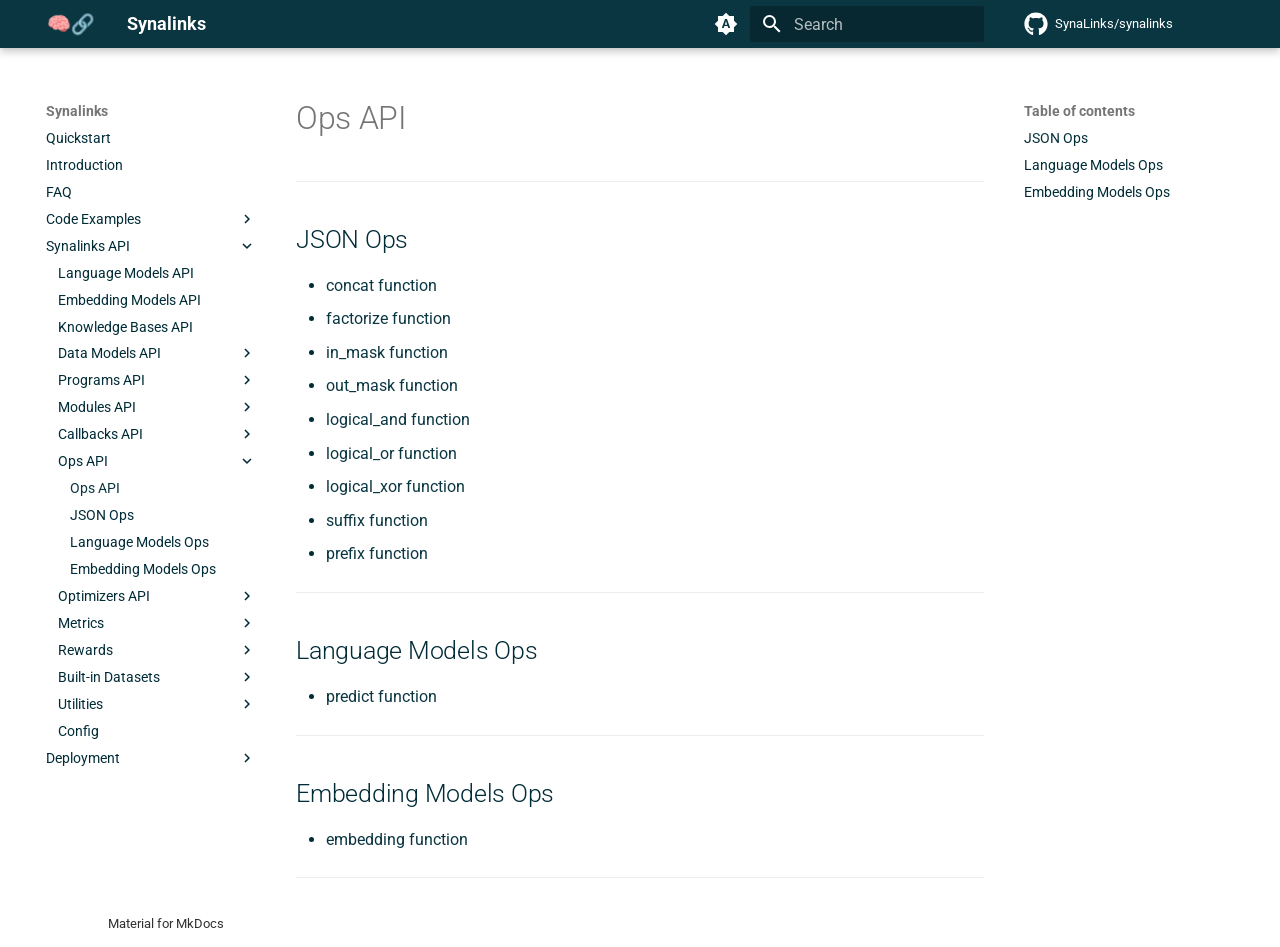
<file: Synalinks API/Ops API/index.html>
<!doctype html>
<html lang="en" class="no-js">
  <head>
    
      <meta charset="utf-8">
      <meta name="viewport" content="width=device-width,initial-scale=1">
      
      
      
        <link rel="canonical" href="https://synalinks.github.io/synalinks/Synalinks%20API/Ops%20API/">
      
      
        <link rel="prev" href="../Callbacks%20API/CSVLogger/">
      
      
        <link rel="next" href="JSON%20Ops/">
      
      
      <link rel="icon" href="../../assets/synalinks_favicon.png">
      <meta name="generator" content="mkdocs-1.6.1, mkdocs-material-9.6.14">
    
    
      
        <title>Ops API - Synalinks</title>
      
    
    
      <link rel="stylesheet" href="../../assets/stylesheets/main.342714a4.min.css">
      
        
        <link rel="stylesheet" href="../../assets/stylesheets/palette.06af60db.min.css">
      
      


    
    
      
    
    
      
        
        
        <link rel="preconnect" href="https://fonts.gstatic.com" crossorigin>
        <link rel="stylesheet" href="https://fonts.googleapis.com/css?family=Roboto:300,300i,400,400i,700,700i%7CRoboto+Mono:400,400i,700,700i&display=fallback">
        <style>:root{--md-text-font:"Roboto";--md-code-font:"Roboto Mono"}</style>
      
    
    
      <link rel="stylesheet" href="../../assets/_mkdocstrings.css">
    
      <link rel="stylesheet" href="../../stylesheets/extra.css">
    
    <script>__md_scope=new URL("../..",location),__md_hash=e=>[...e].reduce(((e,_)=>(e<<5)-e+_.charCodeAt(0)),0),__md_get=(e,_=localStorage,t=__md_scope)=>JSON.parse(_.getItem(t.pathname+"."+e)),__md_set=(e,_,t=localStorage,a=__md_scope)=>{try{t.setItem(a.pathname+"."+e,JSON.stringify(_))}catch(e){}}</script>
    
      

    
    
    
   <link href="../../assets/stylesheets/glightbox.min.css" rel="stylesheet"/><style>
    html.glightbox-open { overflow: initial; height: 100%; }
    .gslide-title { margin-top: 0px; user-select: text; }
    .gslide-desc { color: #666; user-select: text; }
    .gslide-image img { background: white; }
    .gscrollbar-fixer { padding-right: 15px; }
    .gdesc-inner { font-size: 0.75rem; }
    body[data-md-color-scheme="slate"] .gdesc-inner { background: var(--md-default-bg-color);}
    body[data-md-color-scheme="slate"] .gslide-title { color: var(--md-default-fg-color);}
    body[data-md-color-scheme="slate"] .gslide-desc { color: var(--md-default-fg-color);}</style> <script src="../../assets/javascripts/glightbox.min.js"></script></head>
  
  
    
    
      
    
    
    
    
    <body dir="ltr" data-md-color-scheme="default" data-md-color-primary="indigo" data-md-color-accent="indigo">
  
    
    <input class="md-toggle" data-md-toggle="drawer" type="checkbox" id="__drawer" autocomplete="off">
    <input class="md-toggle" data-md-toggle="search" type="checkbox" id="__search" autocomplete="off">
    <label class="md-overlay" for="__drawer"></label>
    <div data-md-component="skip">
      
        
        <a href="#ops-api" class="md-skip">
          Skip to content
        </a>
      
    </div>
    <div data-md-component="announce">
      
    </div>
    
    
      

  

<header class="md-header md-header--shadow" data-md-component="header">
  <nav class="md-header__inner md-grid" aria-label="Header">
    <a href="../.." title="Synalinks" class="md-header__button md-logo" aria-label="Synalinks" data-md-component="logo">
      
  <img src="../../assets/synalinks_logo.png" alt="logo">

    </a>
    <label class="md-header__button md-icon" for="__drawer">
      
      <svg xmlns="http://www.w3.org/2000/svg" viewBox="0 0 24 24"><path d="M3 6h18v2H3zm0 5h18v2H3zm0 5h18v2H3z"/></svg>
    </label>
    <div class="md-header__title" data-md-component="header-title">
      <div class="md-header__ellipsis">
        <div class="md-header__topic">
          <span class="md-ellipsis">
            Synalinks
          </span>
        </div>
        <div class="md-header__topic" data-md-component="header-topic">
          <span class="md-ellipsis">
            
              Ops API
            
          </span>
        </div>
      </div>
    </div>
    
      
        <form class="md-header__option" data-md-component="palette">
  
    
    
    
    <input class="md-option" data-md-color-media="(prefers-color-scheme)" data-md-color-scheme="default" data-md-color-primary="indigo" data-md-color-accent="indigo"  aria-label="Switch to light mode"  type="radio" name="__palette" id="__palette_0">
    
      <label class="md-header__button md-icon" title="Switch to light mode" for="__palette_1" hidden>
        <svg xmlns="http://www.w3.org/2000/svg" viewBox="0 0 24 24"><path d="m14.3 16-.7-2h-3.2l-.7 2H7.8L11 7h2l3.2 9zM20 8.69V4h-4.69L12 .69 8.69 4H4v4.69L.69 12 4 15.31V20h4.69L12 23.31 15.31 20H20v-4.69L23.31 12zm-9.15 3.96h2.3L12 9z"/></svg>
      </label>
    
  
    
    
    
    <input class="md-option" data-md-color-media="(prefers-color-scheme: light)" data-md-color-scheme="default" data-md-color-primary="indigo" data-md-color-accent="indigo"  aria-label="Switch to dark mode"  type="radio" name="__palette" id="__palette_1">
    
      <label class="md-header__button md-icon" title="Switch to dark mode" for="__palette_2" hidden>
        <svg xmlns="http://www.w3.org/2000/svg" viewBox="0 0 24 24"><path d="M12 8a4 4 0 0 0-4 4 4 4 0 0 0 4 4 4 4 0 0 0 4-4 4 4 0 0 0-4-4m0 10a6 6 0 0 1-6-6 6 6 0 0 1 6-6 6 6 0 0 1 6 6 6 6 0 0 1-6 6m8-9.31V4h-4.69L12 .69 8.69 4H4v4.69L.69 12 4 15.31V20h4.69L12 23.31 15.31 20H20v-4.69L23.31 12z"/></svg>
      </label>
    
  
    
    
    
    <input class="md-option" data-md-color-media="(prefers-color-scheme: dark)" data-md-color-scheme="slate" data-md-color-primary="indigo" data-md-color-accent="indigo"  aria-label="Switch to system preference"  type="radio" name="__palette" id="__palette_2">
    
      <label class="md-header__button md-icon" title="Switch to system preference" for="__palette_0" hidden>
        <svg xmlns="http://www.w3.org/2000/svg" viewBox="0 0 24 24"><path d="M12 18c-.89 0-1.74-.2-2.5-.55C11.56 16.5 13 14.42 13 12s-1.44-4.5-3.5-5.45C10.26 6.2 11.11 6 12 6a6 6 0 0 1 6 6 6 6 0 0 1-6 6m8-9.31V4h-4.69L12 .69 8.69 4H4v4.69L.69 12 4 15.31V20h4.69L12 23.31 15.31 20H20v-4.69L23.31 12z"/></svg>
      </label>
    
  
</form>
      
    
    
      <script>var palette=__md_get("__palette");if(palette&&palette.color){if("(prefers-color-scheme)"===palette.color.media){var media=matchMedia("(prefers-color-scheme: light)"),input=document.querySelector(media.matches?"[data-md-color-media='(prefers-color-scheme: light)']":"[data-md-color-media='(prefers-color-scheme: dark)']");palette.color.media=input.getAttribute("data-md-color-media"),palette.color.scheme=input.getAttribute("data-md-color-scheme"),palette.color.primary=input.getAttribute("data-md-color-primary"),palette.color.accent=input.getAttribute("data-md-color-accent")}for(var[key,value]of Object.entries(palette.color))document.body.setAttribute("data-md-color-"+key,value)}</script>
    
    
    
      
      
        <label class="md-header__button md-icon" for="__search">
          
          <svg xmlns="http://www.w3.org/2000/svg" viewBox="0 0 24 24"><path d="M9.5 3A6.5 6.5 0 0 1 16 9.5c0 1.61-.59 3.09-1.56 4.23l.27.27h.79l5 5-1.5 1.5-5-5v-.79l-.27-.27A6.52 6.52 0 0 1 9.5 16 6.5 6.5 0 0 1 3 9.5 6.5 6.5 0 0 1 9.5 3m0 2C7 5 5 7 5 9.5S7 14 9.5 14 14 12 14 9.5 12 5 9.5 5"/></svg>
        </label>
        <div class="md-search" data-md-component="search" role="dialog">
  <label class="md-search__overlay" for="__search"></label>
  <div class="md-search__inner" role="search">
    <form class="md-search__form" name="search">
      <input type="text" class="md-search__input" name="query" aria-label="Search" placeholder="Search" autocapitalize="off" autocorrect="off" autocomplete="off" spellcheck="false" data-md-component="search-query" required>
      <label class="md-search__icon md-icon" for="__search">
        
        <svg xmlns="http://www.w3.org/2000/svg" viewBox="0 0 24 24"><path d="M9.5 3A6.5 6.5 0 0 1 16 9.5c0 1.61-.59 3.09-1.56 4.23l.27.27h.79l5 5-1.5 1.5-5-5v-.79l-.27-.27A6.52 6.52 0 0 1 9.5 16 6.5 6.5 0 0 1 3 9.5 6.5 6.5 0 0 1 9.5 3m0 2C7 5 5 7 5 9.5S7 14 9.5 14 14 12 14 9.5 12 5 9.5 5"/></svg>
        
        <svg xmlns="http://www.w3.org/2000/svg" viewBox="0 0 24 24"><path d="M20 11v2H8l5.5 5.5-1.42 1.42L4.16 12l7.92-7.92L13.5 5.5 8 11z"/></svg>
      </label>
      <nav class="md-search__options" aria-label="Search">
        
        <button type="reset" class="md-search__icon md-icon" title="Clear" aria-label="Clear" tabindex="-1">
          
          <svg xmlns="http://www.w3.org/2000/svg" viewBox="0 0 24 24"><path d="M19 6.41 17.59 5 12 10.59 6.41 5 5 6.41 10.59 12 5 17.59 6.41 19 12 13.41 17.59 19 19 17.59 13.41 12z"/></svg>
        </button>
      </nav>
      
    </form>
    <div class="md-search__output">
      <div class="md-search__scrollwrap" tabindex="0" data-md-scrollfix>
        <div class="md-search-result" data-md-component="search-result">
          <div class="md-search-result__meta">
            Initializing search
          </div>
          <ol class="md-search-result__list" role="presentation"></ol>
        </div>
      </div>
    </div>
  </div>
</div>
      
    
    
      <div class="md-header__source">
        <a href="https://github.com/SynaLinks/synalinks" title="Go to repository" class="md-source" data-md-component="source">
  <div class="md-source__icon md-icon">
    
    <svg xmlns="http://www.w3.org/2000/svg" viewBox="0 0 496 512"><!--! Font Awesome Free 6.7.2 by @fontawesome - https://fontawesome.com License - https://fontawesome.com/license/free (Icons: CC BY 4.0, Fonts: SIL OFL 1.1, Code: MIT License) Copyright 2024 Fonticons, Inc.--><path d="M165.9 397.4c0 2-2.3 3.6-5.2 3.6-3.3.3-5.6-1.3-5.6-3.6 0-2 2.3-3.6 5.2-3.6 3-.3 5.6 1.3 5.6 3.6m-31.1-4.5c-.7 2 1.3 4.3 4.3 4.9 2.6 1 5.6 0 6.2-2s-1.3-4.3-4.3-5.2c-2.6-.7-5.5.3-6.2 2.3m44.2-1.7c-2.9.7-4.9 2.6-4.6 4.9.3 2 2.9 3.3 5.9 2.6 2.9-.7 4.9-2.6 4.6-4.6-.3-1.9-3-3.2-5.9-2.9M244.8 8C106.1 8 0 113.3 0 252c0 110.9 69.8 205.8 169.5 239.2 12.8 2.3 17.3-5.6 17.3-12.1 0-6.2-.3-40.4-.3-61.4 0 0-70 15-84.7-29.8 0 0-11.4-29.1-27.8-36.6 0 0-22.9-15.7 1.6-15.4 0 0 24.9 2 38.6 25.8 21.9 38.6 58.6 27.5 72.9 20.9 2.3-16 8.8-27.1 16-33.7-55.9-6.2-112.3-14.3-112.3-110.5 0-27.5 7.6-41.3 23.6-58.9-2.6-6.5-11.1-33.3 2.6-67.9 20.9-6.5 69 27 69 27 20-5.6 41.5-8.5 62.8-8.5s42.8 2.9 62.8 8.5c0 0 48.1-33.6 69-27 13.7 34.7 5.2 61.4 2.6 67.9 16 17.7 25.8 31.5 25.8 58.9 0 96.5-58.9 104.2-114.8 110.5 9.2 7.9 17 22.9 17 46.4 0 33.7-.3 75.4-.3 83.6 0 6.5 4.6 14.4 17.3 12.1C428.2 457.8 496 362.9 496 252 496 113.3 383.5 8 244.8 8M97.2 352.9c-1.3 1-1 3.3.7 5.2 1.6 1.6 3.9 2.3 5.2 1 1.3-1 1-3.3-.7-5.2-1.6-1.6-3.9-2.3-5.2-1m-10.8-8.1c-.7 1.3.3 2.9 2.3 3.9 1.6 1 3.6.7 4.3-.7.7-1.3-.3-2.9-2.3-3.9-2-.6-3.6-.3-4.3.7m32.4 35.6c-1.6 1.3-1 4.3 1.3 6.2 2.3 2.3 5.2 2.6 6.5 1 1.3-1.3.7-4.3-1.3-6.2-2.2-2.3-5.2-2.6-6.5-1m-11.4-14.7c-1.6 1-1.6 3.6 0 5.9s4.3 3.3 5.6 2.3c1.6-1.3 1.6-3.9 0-6.2-1.4-2.3-4-3.3-5.6-2"/></svg>
  </div>
  <div class="md-source__repository">
    SynaLinks/synalinks
  </div>
</a>
      </div>
    
  </nav>
  
</header>
    
    <div class="md-container" data-md-component="container">
      
      
        
          
        
      
      <main class="md-main" data-md-component="main">
        <div class="md-main__inner md-grid">
          
            
              
              <div class="md-sidebar md-sidebar--primary" data-md-component="sidebar" data-md-type="navigation" >
                <div class="md-sidebar__scrollwrap">
                  <div class="md-sidebar__inner">
                    



<nav class="md-nav md-nav--primary" aria-label="Navigation" data-md-level="0">
  <label class="md-nav__title" for="__drawer">
    <a href="../.." title="Synalinks" class="md-nav__button md-logo" aria-label="Synalinks" data-md-component="logo">
      
  <img src="../../assets/synalinks_logo.png" alt="logo">

    </a>
    Synalinks
  </label>
  
    <div class="md-nav__source">
      <a href="https://github.com/SynaLinks/synalinks" title="Go to repository" class="md-source" data-md-component="source">
  <div class="md-source__icon md-icon">
    
    <svg xmlns="http://www.w3.org/2000/svg" viewBox="0 0 496 512"><!--! Font Awesome Free 6.7.2 by @fontawesome - https://fontawesome.com License - https://fontawesome.com/license/free (Icons: CC BY 4.0, Fonts: SIL OFL 1.1, Code: MIT License) Copyright 2024 Fonticons, Inc.--><path d="M165.9 397.4c0 2-2.3 3.6-5.2 3.6-3.3.3-5.6-1.3-5.6-3.6 0-2 2.3-3.6 5.2-3.6 3-.3 5.6 1.3 5.6 3.6m-31.1-4.5c-.7 2 1.3 4.3 4.3 4.9 2.6 1 5.6 0 6.2-2s-1.3-4.3-4.3-5.2c-2.6-.7-5.5.3-6.2 2.3m44.2-1.7c-2.9.7-4.9 2.6-4.6 4.9.3 2 2.9 3.3 5.9 2.6 2.9-.7 4.9-2.6 4.6-4.6-.3-1.9-3-3.2-5.9-2.9M244.8 8C106.1 8 0 113.3 0 252c0 110.9 69.8 205.8 169.5 239.2 12.8 2.3 17.3-5.6 17.3-12.1 0-6.2-.3-40.4-.3-61.4 0 0-70 15-84.7-29.8 0 0-11.4-29.1-27.8-36.6 0 0-22.9-15.7 1.6-15.4 0 0 24.9 2 38.6 25.8 21.9 38.6 58.6 27.5 72.9 20.9 2.3-16 8.8-27.1 16-33.7-55.9-6.2-112.3-14.3-112.3-110.5 0-27.5 7.6-41.3 23.6-58.9-2.6-6.5-11.1-33.3 2.6-67.9 20.9-6.5 69 27 69 27 20-5.6 41.5-8.5 62.8-8.5s42.8 2.9 62.8 8.5c0 0 48.1-33.6 69-27 13.7 34.7 5.2 61.4 2.6 67.9 16 17.7 25.8 31.5 25.8 58.9 0 96.5-58.9 104.2-114.8 110.5 9.2 7.9 17 22.9 17 46.4 0 33.7-.3 75.4-.3 83.6 0 6.5 4.6 14.4 17.3 12.1C428.2 457.8 496 362.9 496 252 496 113.3 383.5 8 244.8 8M97.2 352.9c-1.3 1-1 3.3.7 5.2 1.6 1.6 3.9 2.3 5.2 1 1.3-1 1-3.3-.7-5.2-1.6-1.6-3.9-2.3-5.2-1m-10.8-8.1c-.7 1.3.3 2.9 2.3 3.9 1.6 1 3.6.7 4.3-.7.7-1.3-.3-2.9-2.3-3.9-2-.6-3.6-.3-4.3.7m32.4 35.6c-1.6 1.3-1 4.3 1.3 6.2 2.3 2.3 5.2 2.6 6.5 1 1.3-1.3.7-4.3-1.3-6.2-2.2-2.3-5.2-2.6-6.5-1m-11.4-14.7c-1.6 1-1.6 3.6 0 5.9s4.3 3.3 5.6 2.3c1.6-1.3 1.6-3.9 0-6.2-1.4-2.3-4-3.3-5.6-2"/></svg>
  </div>
  <div class="md-source__repository">
    SynaLinks/synalinks
  </div>
</a>
    </div>
  
  <ul class="md-nav__list" data-md-scrollfix>
    
      
      
  
  
  
  
    <li class="md-nav__item">
      <a href="../.." class="md-nav__link">
        
  
  
  <span class="md-ellipsis">
    Quickstart
    
  </span>
  

      </a>
    </li>
  

    
      
      
  
  
  
  
    <li class="md-nav__item">
      <a href="../../Introduction/" class="md-nav__link">
        
  
  
  <span class="md-ellipsis">
    Introduction
    
  </span>
  

      </a>
    </li>
  

    
      
      
  
  
  
  
    <li class="md-nav__item">
      <a href="../../FAQ/" class="md-nav__link">
        
  
  
  <span class="md-ellipsis">
    FAQ
    
  </span>
  

      </a>
    </li>
  

    
      
      
  
  
  
  
    
    
    
    
    
    <li class="md-nav__item md-nav__item--nested">
      
        
        
        <input class="md-nav__toggle md-toggle " type="checkbox" id="__nav_4" >
        
          
          <label class="md-nav__link" for="__nav_4" id="__nav_4_label" tabindex="0">
            
  
  
  <span class="md-ellipsis">
    Code Examples
    
  </span>
  

            <span class="md-nav__icon md-icon"></span>
          </label>
        
        <nav class="md-nav" data-md-level="1" aria-labelledby="__nav_4_label" aria-expanded="false">
          <label class="md-nav__title" for="__nav_4">
            <span class="md-nav__icon md-icon"></span>
            Code Examples
          </label>
          <ul class="md-nav__list" data-md-scrollfix>
            
              
                
  
  
  
  
    
    
    
    
    
    <li class="md-nav__item md-nav__item--nested">
      
        
        
        <input class="md-nav__toggle md-toggle " type="checkbox" id="__nav_4_1" >
        
          
          <label class="md-nav__link" for="__nav_4_1" id="__nav_4_1_label" tabindex="0">
            
  
  
  <span class="md-ellipsis">
    Basics
    
  </span>
  

            <span class="md-nav__icon md-icon"></span>
          </label>
        
        <nav class="md-nav" data-md-level="2" aria-labelledby="__nav_4_1_label" aria-expanded="false">
          <label class="md-nav__title" for="__nav_4_1">
            <span class="md-nav__icon md-icon"></span>
            Basics
          </label>
          <ul class="md-nav__list" data-md-scrollfix>
            
              
                
  
  
  
  
    <li class="md-nav__item">
      <a href="../../Code%20Examples/Basics/First%20Steps/" class="md-nav__link">
        
  
  
  <span class="md-ellipsis">
    First Steps
    
  </span>
  

      </a>
    </li>
  

              
            
              
                
  
  
  
  
    <li class="md-nav__item">
      <a href="../../Code%20Examples/Basics/First%20Programs/" class="md-nav__link">
        
  
  
  <span class="md-ellipsis">
    First Programs
    
  </span>
  

      </a>
    </li>
  

              
            
              
                
  
  
  
  
    <li class="md-nav__item">
      <a href="../../Code%20Examples/Basics/Control%20Flow/" class="md-nav__link">
        
  
  
  <span class="md-ellipsis">
    Control Flow
    
  </span>
  

      </a>
    </li>
  

              
            
              
                
  
  
  
  
    <li class="md-nav__item">
      <a href="../../Code%20Examples/Basics/Conversational%20Applications/" class="md-nav__link">
        
  
  
  <span class="md-ellipsis">
    Conversational Applications
    
  </span>
  

      </a>
    </li>
  

              
            
              
                
  
  
  
  
    <li class="md-nav__item">
      <a href="../../Code%20Examples/Basics/Reward%20Metrics%20And%20Optimizers/" class="md-nav__link">
        
  
  
  <span class="md-ellipsis">
    Rewards, Metrics &amp; Optimizers
    
  </span>
  

      </a>
    </li>
  

              
            
              
                
  
  
  
  
    <li class="md-nav__item">
      <a href="../../Code%20Examples/Basics/Training%20Programs/" class="md-nav__link">
        
  
  
  <span class="md-ellipsis">
    Training Programs
    
  </span>
  

      </a>
    </li>
  

              
            
          </ul>
        </nav>
      
    </li>
  

              
            
              
                
  
  
  
  
    
    
    
    
    
    <li class="md-nav__item md-nav__item--nested">
      
        
        
        <input class="md-nav__toggle md-toggle " type="checkbox" id="__nav_4_2" >
        
          
          <label class="md-nav__link" for="__nav_4_2" id="__nav_4_2_label" tabindex="0">
            
  
  
  <span class="md-ellipsis">
    Advanced
    
  </span>
  

            <span class="md-nav__icon md-icon"></span>
          </label>
        
        <nav class="md-nav" data-md-level="2" aria-labelledby="__nav_4_2_label" aria-expanded="false">
          <label class="md-nav__title" for="__nav_4_2">
            <span class="md-nav__icon md-icon"></span>
            Advanced
          </label>
          <ul class="md-nav__list" data-md-scrollfix>
            
              
                
  
  
  
  
    <li class="md-nav__item">
      <a href="../../Code%20Examples/Advanced/Implementing%20Custom%20Modules%20And%20Programs%20Via%20Subclassing/" class="md-nav__link">
        
  
  
  <span class="md-ellipsis">
    Implementing custom modules &amp; programs via subclassing
    
  </span>
  

      </a>
    </li>
  

              
            
              
                
  
  
  
  
    <li class="md-nav__item">
      <a href="../../Code%20Examples/Advanced/First%20Knowledge%20Graph%20Schema/" class="md-nav__link">
        
  
  
  <span class="md-ellipsis">
    First Knowledge Graph Schema
    
  </span>
  

      </a>
    </li>
  

              
            
              
                
  
  
  
  
    <li class="md-nav__item">
      <a href="../../Code%20Examples/Advanced/Knowledge%20Extraction/" class="md-nav__link">
        
  
  
  <span class="md-ellipsis">
    Knowledge Extraction
    
  </span>
  

      </a>
    </li>
  

              
            
              
                
  
  
  
  
    <li class="md-nav__item">
      <a href="../../Code%20Examples/Advanced/Retrieval%20Augmented%20Generation/" class="md-nav__link">
        
  
  
  <span class="md-ellipsis">
    Retrieval Augmented Generation
    
  </span>
  

      </a>
    </li>
  

              
            
          </ul>
        </nav>
      
    </li>
  

              
            
          </ul>
        </nav>
      
    </li>
  

    
      
      
  
  
    
  
  
  
    
    
    
    
    
    <li class="md-nav__item md-nav__item--active md-nav__item--nested">
      
        
        
        <input class="md-nav__toggle md-toggle " type="checkbox" id="__nav_5" checked>
        
          
          <label class="md-nav__link" for="__nav_5" id="__nav_5_label" tabindex="0">
            
  
  
  <span class="md-ellipsis">
    Synalinks API
    
  </span>
  

            <span class="md-nav__icon md-icon"></span>
          </label>
        
        <nav class="md-nav" data-md-level="1" aria-labelledby="__nav_5_label" aria-expanded="true">
          <label class="md-nav__title" for="__nav_5">
            <span class="md-nav__icon md-icon"></span>
            Synalinks API
          </label>
          <ul class="md-nav__list" data-md-scrollfix>
            
              
                
  
  
  
  
    <li class="md-nav__item">
      <a href="../Language%20Models%20API/" class="md-nav__link">
        
  
  
  <span class="md-ellipsis">
    Language Models API
    
  </span>
  

      </a>
    </li>
  

              
            
              
                
  
  
  
  
    <li class="md-nav__item">
      <a href="../Embedding%20Models%20API/" class="md-nav__link">
        
  
  
  <span class="md-ellipsis">
    Embedding Models API
    
  </span>
  

      </a>
    </li>
  

              
            
              
                
  
  
  
  
    <li class="md-nav__item">
      <a href="../Knowledge%20Bases%20API/" class="md-nav__link">
        
  
  
  <span class="md-ellipsis">
    Knowledge Bases API
    
  </span>
  

      </a>
    </li>
  

              
            
              
                
  
  
  
  
    
    
    
    
    
    <li class="md-nav__item md-nav__item--nested">
      
        
        
        <input class="md-nav__toggle md-toggle " type="checkbox" id="__nav_5_4" >
        
          
          <label class="md-nav__link" for="__nav_5_4" id="__nav_5_4_label" tabindex="0">
            
  
  
  <span class="md-ellipsis">
    Data Models API
    
  </span>
  

            <span class="md-nav__icon md-icon"></span>
          </label>
        
        <nav class="md-nav" data-md-level="2" aria-labelledby="__nav_5_4_label" aria-expanded="false">
          <label class="md-nav__title" for="__nav_5_4">
            <span class="md-nav__icon md-icon"></span>
            Data Models API
          </label>
          <ul class="md-nav__list" data-md-scrollfix>
            
              
                
  
  
  
  
    <li class="md-nav__item">
      <a href="../Data%20Models%20API/" class="md-nav__link">
        
  
  
  <span class="md-ellipsis">
    Data Models API
    
  </span>
  

      </a>
    </li>
  

              
            
              
                
  
  
  
  
    <li class="md-nav__item">
      <a href="../Data%20Models%20API/The%20DataModel%20class/" class="md-nav__link">
        
  
  
  <span class="md-ellipsis">
    The DataModel class
    
  </span>
  

      </a>
    </li>
  

              
            
              
                
  
  
  
  
    <li class="md-nav__item">
      <a href="../Data%20Models%20API/The%20JsonDataModel%20class/" class="md-nav__link">
        
  
  
  <span class="md-ellipsis">
    The JsonDataModel class
    
  </span>
  

      </a>
    </li>
  

              
            
              
                
  
  
  
  
    <li class="md-nav__item">
      <a href="../Data%20Models%20API/The%20SymbolicDataModel%20class/" class="md-nav__link">
        
  
  
  <span class="md-ellipsis">
    The SymbolicDataModel class
    
  </span>
  

      </a>
    </li>
  

              
            
              
                
  
  
  
  
    <li class="md-nav__item">
      <a href="../Data%20Models%20API/The%20Variable%20class/" class="md-nav__link">
        
  
  
  <span class="md-ellipsis">
    The Variable class
    
  </span>
  

      </a>
    </li>
  

              
            
              
                
  
  
  
  
    <li class="md-nav__item">
      <a href="../Data%20Models%20API/The%20Base%20DataModels/" class="md-nav__link">
        
  
  
  <span class="md-ellipsis">
    The Base DataModels
    
  </span>
  

      </a>
    </li>
  

              
            
          </ul>
        </nav>
      
    </li>
  

              
            
              
                
  
  
  
  
    
    
    
    
    
    <li class="md-nav__item md-nav__item--nested">
      
        
        
        <input class="md-nav__toggle md-toggle " type="checkbox" id="__nav_5_5" >
        
          
          <label class="md-nav__link" for="__nav_5_5" id="__nav_5_5_label" tabindex="0">
            
  
  
  <span class="md-ellipsis">
    Programs API
    
  </span>
  

            <span class="md-nav__icon md-icon"></span>
          </label>
        
        <nav class="md-nav" data-md-level="2" aria-labelledby="__nav_5_5_label" aria-expanded="false">
          <label class="md-nav__title" for="__nav_5_5">
            <span class="md-nav__icon md-icon"></span>
            Programs API
          </label>
          <ul class="md-nav__list" data-md-scrollfix>
            
              
                
  
  
  
  
    <li class="md-nav__item">
      <a href="../Programs%20API/" class="md-nav__link">
        
  
  
  <span class="md-ellipsis">
    Programs API
    
  </span>
  

      </a>
    </li>
  

              
            
              
                
  
  
  
  
    <li class="md-nav__item">
      <a href="../Programs%20API/The%20Program%20class/" class="md-nav__link">
        
  
  
  <span class="md-ellipsis">
    The Program class
    
  </span>
  

      </a>
    </li>
  

              
            
              
                
  
  
  
  
    <li class="md-nav__item">
      <a href="../Programs%20API/The%20Sequential%20class/" class="md-nav__link">
        
  
  
  <span class="md-ellipsis">
    The Sequential class
    
  </span>
  

      </a>
    </li>
  

              
            
              
                
  
  
  
  
    <li class="md-nav__item">
      <a href="../Programs%20API/Program%20training%20API/" class="md-nav__link">
        
  
  
  <span class="md-ellipsis">
    Program training API
    
  </span>
  

      </a>
    </li>
  

              
            
              
                
  
  
  
  
    
    
    
    
    
    <li class="md-nav__item md-nav__item--nested">
      
        
        
        <input class="md-nav__toggle md-toggle " type="checkbox" id="__nav_5_5_5" >
        
          
          <label class="md-nav__link" for="__nav_5_5_5" id="__nav_5_5_5_label" tabindex="0">
            
  
  
  <span class="md-ellipsis">
    Program Saving API
    
  </span>
  

            <span class="md-nav__icon md-icon"></span>
          </label>
        
        <nav class="md-nav" data-md-level="3" aria-labelledby="__nav_5_5_5_label" aria-expanded="false">
          <label class="md-nav__title" for="__nav_5_5_5">
            <span class="md-nav__icon md-icon"></span>
            Program Saving API
          </label>
          <ul class="md-nav__list" data-md-scrollfix>
            
              
                
  
  
  
  
    <li class="md-nav__item">
      <a href="../Programs%20API/Program%20Saving%20API/Program%20saving%20and%20loading/" class="md-nav__link">
        
  
  
  <span class="md-ellipsis">
    Program saving and loading
    
  </span>
  

      </a>
    </li>
  

              
            
              
                
  
  
  
  
    <li class="md-nav__item">
      <a href="../Programs%20API/Program%20Saving%20API/Variable%20saving%20and%20loading/" class="md-nav__link">
        
  
  
  <span class="md-ellipsis">
    Variable saving and loading
    
  </span>
  

      </a>
    </li>
  

              
            
          </ul>
        </nav>
      
    </li>
  

              
            
          </ul>
        </nav>
      
    </li>
  

              
            
              
                
  
  
  
  
    
    
    
    
    
    <li class="md-nav__item md-nav__item--nested">
      
        
        
        <input class="md-nav__toggle md-toggle " type="checkbox" id="__nav_5_6" >
        
          
          <label class="md-nav__link" for="__nav_5_6" id="__nav_5_6_label" tabindex="0">
            
  
  
  <span class="md-ellipsis">
    Modules API
    
  </span>
  

            <span class="md-nav__icon md-icon"></span>
          </label>
        
        <nav class="md-nav" data-md-level="2" aria-labelledby="__nav_5_6_label" aria-expanded="false">
          <label class="md-nav__title" for="__nav_5_6">
            <span class="md-nav__icon md-icon"></span>
            Modules API
          </label>
          <ul class="md-nav__list" data-md-scrollfix>
            
              
                
  
  
  
  
    <li class="md-nav__item">
      <a href="../Modules%20API/" class="md-nav__link">
        
  
  
  <span class="md-ellipsis">
    Modules API
    
  </span>
  

      </a>
    </li>
  

              
            
              
                
  
  
  
  
    <li class="md-nav__item">
      <a href="../Modules%20API/Base%20Module%20class/" class="md-nav__link">
        
  
  
  <span class="md-ellipsis">
    Base Module class
    
  </span>
  

      </a>
    </li>
  

              
            
              
                
  
  
  
  
    
    
    
    
    
    <li class="md-nav__item md-nav__item--nested">
      
        
        
        <input class="md-nav__toggle md-toggle " type="checkbox" id="__nav_5_6_3" >
        
          
          <label class="md-nav__link" for="__nav_5_6_3" id="__nav_5_6_3_label" tabindex="0">
            
  
  
  <span class="md-ellipsis">
    Core Modules
    
  </span>
  

            <span class="md-nav__icon md-icon"></span>
          </label>
        
        <nav class="md-nav" data-md-level="3" aria-labelledby="__nav_5_6_3_label" aria-expanded="false">
          <label class="md-nav__title" for="__nav_5_6_3">
            <span class="md-nav__icon md-icon"></span>
            Core Modules
          </label>
          <ul class="md-nav__list" data-md-scrollfix>
            
              
                
  
  
  
  
    <li class="md-nav__item">
      <a href="../Modules%20API/Core%20Modules/" class="md-nav__link">
        
  
  
  <span class="md-ellipsis">
    Core Modules
    
  </span>
  

      </a>
    </li>
  

              
            
              
                
  
  
  
  
    <li class="md-nav__item">
      <a href="../Modules%20API/Core%20Modules/Input%20module/" class="md-nav__link">
        
  
  
  <span class="md-ellipsis">
    Input module
    
  </span>
  

      </a>
    </li>
  

              
            
              
                
  
  
  
  
    <li class="md-nav__item">
      <a href="../Modules%20API/Core%20Modules/Identity%20module/" class="md-nav__link">
        
  
  
  <span class="md-ellipsis">
    Identity module
    
  </span>
  

      </a>
    </li>
  

              
            
              
                
  
  
  
  
    <li class="md-nav__item">
      <a href="../Modules%20API/Core%20Modules/Not%20module/" class="md-nav__link">
        
  
  
  <span class="md-ellipsis">
    Not module
    
  </span>
  

      </a>
    </li>
  

              
            
              
                
  
  
  
  
    <li class="md-nav__item">
      <a href="../Modules%20API/Core%20Modules/Generator%20module/" class="md-nav__link">
        
  
  
  <span class="md-ellipsis">
    Generator module
    
  </span>
  

      </a>
    </li>
  

              
            
              
                
  
  
  
  
    <li class="md-nav__item">
      <a href="../Modules%20API/Core%20Modules/Decision%20module/" class="md-nav__link">
        
  
  
  <span class="md-ellipsis">
    Decision module
    
  </span>
  

      </a>
    </li>
  

              
            
              
                
  
  
  
  
    <li class="md-nav__item">
      <a href="../Modules%20API/Core%20Modules/Action%20module/" class="md-nav__link">
        
  
  
  <span class="md-ellipsis">
    Action module
    
  </span>
  

      </a>
    </li>
  

              
            
              
                
  
  
  
  
    <li class="md-nav__item">
      <a href="../Modules%20API/Core%20Modules/Branch%20module/" class="md-nav__link">
        
  
  
  <span class="md-ellipsis">
    Branch module
    
  </span>
  

      </a>
    </li>
  

              
            
          </ul>
        </nav>
      
    </li>
  

              
            
              
                
  
  
  
  
    
    
    
    
    
    <li class="md-nav__item md-nav__item--nested">
      
        
        
        <input class="md-nav__toggle md-toggle " type="checkbox" id="__nav_5_6_4" >
        
          
          <label class="md-nav__link" for="__nav_5_6_4" id="__nav_5_6_4_label" tabindex="0">
            
  
  
  <span class="md-ellipsis">
    Knowledge Modules
    
  </span>
  

            <span class="md-nav__icon md-icon"></span>
          </label>
        
        <nav class="md-nav" data-md-level="3" aria-labelledby="__nav_5_6_4_label" aria-expanded="false">
          <label class="md-nav__title" for="__nav_5_6_4">
            <span class="md-nav__icon md-icon"></span>
            Knowledge Modules
          </label>
          <ul class="md-nav__list" data-md-scrollfix>
            
              
                
  
  
  
  
    <li class="md-nav__item">
      <a href="../Modules%20API/Knowledge%20Modules/" class="md-nav__link">
        
  
  
  <span class="md-ellipsis">
    Knowledge Modules
    
  </span>
  

      </a>
    </li>
  

              
            
              
                
  
  
  
  
    <li class="md-nav__item">
      <a href="../Modules%20API/Knowledge%20Modules/Embedding%20module/" class="md-nav__link">
        
  
  
  <span class="md-ellipsis">
    Embedding module
    
  </span>
  

      </a>
    </li>
  

              
            
              
                
  
  
  
  
    <li class="md-nav__item">
      <a href="../Modules%20API/Knowledge%20Modules/UpdateKnowledge%20module/" class="md-nav__link">
        
  
  
  <span class="md-ellipsis">
    UpdateKnowledge module
    
  </span>
  

      </a>
    </li>
  

              
            
              
                
  
  
  
  
    <li class="md-nav__item">
      <a href="../Modules%20API/Knowledge%20Modules/EntityRetriever%20module/" class="md-nav__link">
        
  
  
  <span class="md-ellipsis">
    EntityRetriever module
    
  </span>
  

      </a>
    </li>
  

              
            
              
                
  
  
  
  
    <li class="md-nav__item">
      <a href="../Modules%20API/Knowledge%20Modules/KnowledgeRetriever%20module/" class="md-nav__link">
        
  
  
  <span class="md-ellipsis">
    KnowledgeRetriever module
    
  </span>
  

      </a>
    </li>
  

              
            
          </ul>
        </nav>
      
    </li>
  

              
            
              
                
  
  
  
  
    
    
    
    
    
    <li class="md-nav__item md-nav__item--nested">
      
        
        
        <input class="md-nav__toggle md-toggle " type="checkbox" id="__nav_5_6_5" >
        
          
          <label class="md-nav__link" for="__nav_5_6_5" id="__nav_5_6_5_label" tabindex="0">
            
  
  
  <span class="md-ellipsis">
    Merging Modules
    
  </span>
  

            <span class="md-nav__icon md-icon"></span>
          </label>
        
        <nav class="md-nav" data-md-level="3" aria-labelledby="__nav_5_6_5_label" aria-expanded="false">
          <label class="md-nav__title" for="__nav_5_6_5">
            <span class="md-nav__icon md-icon"></span>
            Merging Modules
          </label>
          <ul class="md-nav__list" data-md-scrollfix>
            
              
                
  
  
  
  
    <li class="md-nav__item">
      <a href="../Modules%20API/Merging%20Modules/" class="md-nav__link">
        
  
  
  <span class="md-ellipsis">
    Merging Modules
    
  </span>
  

      </a>
    </li>
  

              
            
              
                
  
  
  
  
    <li class="md-nav__item">
      <a href="../Modules%20API/Merging%20Modules/Concat%20module/" class="md-nav__link">
        
  
  
  <span class="md-ellipsis">
    Concat module
    
  </span>
  

      </a>
    </li>
  

              
            
              
                
  
  
  
  
    <li class="md-nav__item">
      <a href="../Modules%20API/Merging%20Modules/And%20module/" class="md-nav__link">
        
  
  
  <span class="md-ellipsis">
    And module
    
  </span>
  

      </a>
    </li>
  

              
            
              
                
  
  
  
  
    <li class="md-nav__item">
      <a href="../Modules%20API/Merging%20Modules/Or%20module/" class="md-nav__link">
        
  
  
  <span class="md-ellipsis">
    Or module
    
  </span>
  

      </a>
    </li>
  

              
            
              
                
  
  
  
  
    <li class="md-nav__item">
      <a href="../Modules%20API/Merging%20Modules/Xor%20module/" class="md-nav__link">
        
  
  
  <span class="md-ellipsis">
    Xor module
    
  </span>
  

      </a>
    </li>
  

              
            
          </ul>
        </nav>
      
    </li>
  

              
            
              
                
  
  
  
  
    
    
    
    
    
    <li class="md-nav__item md-nav__item--nested">
      
        
        
        <input class="md-nav__toggle md-toggle " type="checkbox" id="__nav_5_6_6" >
        
          
          <label class="md-nav__link" for="__nav_5_6_6" id="__nav_5_6_6_label" tabindex="0">
            
  
  
  <span class="md-ellipsis">
    Test Time Compute Modules
    
  </span>
  

            <span class="md-nav__icon md-icon"></span>
          </label>
        
        <nav class="md-nav" data-md-level="3" aria-labelledby="__nav_5_6_6_label" aria-expanded="false">
          <label class="md-nav__title" for="__nav_5_6_6">
            <span class="md-nav__icon md-icon"></span>
            Test Time Compute Modules
          </label>
          <ul class="md-nav__list" data-md-scrollfix>
            
              
                
  
  
  
  
    <li class="md-nav__item">
      <a href="../Modules%20API/Test%20Time%20Compute%20Modules/" class="md-nav__link">
        
  
  
  <span class="md-ellipsis">
    Test Time Compute Modules
    
  </span>
  

      </a>
    </li>
  

              
            
              
                
  
  
  
  
    <li class="md-nav__item">
      <a href="../Modules%20API/Test%20Time%20Compute%20Modules/ChainOfThought%20module/" class="md-nav__link">
        
  
  
  <span class="md-ellipsis">
    ChainOfThought module
    
  </span>
  

      </a>
    </li>
  

              
            
              
                
  
  
  
  
    <li class="md-nav__item">
      <a href="../Modules%20API/Test%20Time%20Compute%20Modules/SelfCritique%20module/" class="md-nav__link">
        
  
  
  <span class="md-ellipsis">
    SelfCritique module
    
  </span>
  

      </a>
    </li>
  

              
            
          </ul>
        </nav>
      
    </li>
  

              
            
              
                
  
  
  
  
    
    
    
    
    
    <li class="md-nav__item md-nav__item--nested">
      
        
        
        <input class="md-nav__toggle md-toggle " type="checkbox" id="__nav_5_6_7" >
        
          
          <label class="md-nav__link" for="__nav_5_6_7" id="__nav_5_6_7_label" tabindex="0">
            
  
  
  <span class="md-ellipsis">
    Agents Modules
    
  </span>
  

            <span class="md-nav__icon md-icon"></span>
          </label>
        
        <nav class="md-nav" data-md-level="3" aria-labelledby="__nav_5_6_7_label" aria-expanded="false">
          <label class="md-nav__title" for="__nav_5_6_7">
            <span class="md-nav__icon md-icon"></span>
            Agents Modules
          </label>
          <ul class="md-nav__list" data-md-scrollfix>
            
              
                
  
  
  
  
    <li class="md-nav__item">
      <a href="../Modules%20API/Agents%20Modules/" class="md-nav__link">
        
  
  
  <span class="md-ellipsis">
    Agent Modules
    
  </span>
  

      </a>
    </li>
  

              
            
              
                
  
  
  
  
    <li class="md-nav__item">
      <a href="../Modules%20API/Agents%20Modules/ReACT%20Agent%20module/" class="md-nav__link">
        
  
  
  <span class="md-ellipsis">
    ReACT Agent module
    
  </span>
  

      </a>
    </li>
  

              
            
          </ul>
        </nav>
      
    </li>
  

              
            
          </ul>
        </nav>
      
    </li>
  

              
            
              
                
  
  
  
  
    
    
    
    
    
    <li class="md-nav__item md-nav__item--nested">
      
        
        
        <input class="md-nav__toggle md-toggle " type="checkbox" id="__nav_5_7" >
        
          
          <label class="md-nav__link" for="__nav_5_7" id="__nav_5_7_label" tabindex="0">
            
  
  
  <span class="md-ellipsis">
    Callbacks API
    
  </span>
  

            <span class="md-nav__icon md-icon"></span>
          </label>
        
        <nav class="md-nav" data-md-level="2" aria-labelledby="__nav_5_7_label" aria-expanded="false">
          <label class="md-nav__title" for="__nav_5_7">
            <span class="md-nav__icon md-icon"></span>
            Callbacks API
          </label>
          <ul class="md-nav__list" data-md-scrollfix>
            
              
                
  
  
  
  
    <li class="md-nav__item">
      <a href="../Callbacks%20API/" class="md-nav__link">
        
  
  
  <span class="md-ellipsis">
    Callbacks API
    
  </span>
  

      </a>
    </li>
  

              
            
              
                
  
  
  
  
    <li class="md-nav__item">
      <a href="../Callbacks%20API/Base%20Callback%20class/" class="md-nav__link">
        
  
  
  <span class="md-ellipsis">
    Base Callback class
    
  </span>
  

      </a>
    </li>
  

              
            
              
                
  
  
  
  
    <li class="md-nav__item">
      <a href="../Callbacks%20API/ProgramCheckpoint/" class="md-nav__link">
        
  
  
  <span class="md-ellipsis">
    ProgramCheckpoint
    
  </span>
  

      </a>
    </li>
  

              
            
              
                
  
  
  
  
    <li class="md-nav__item">
      <a href="../Callbacks%20API/CSVLogger/" class="md-nav__link">
        
  
  
  <span class="md-ellipsis">
    CSVLogger
    
  </span>
  

      </a>
    </li>
  

              
            
          </ul>
        </nav>
      
    </li>
  

              
            
              
                
  
  
    
  
  
  
    
    
    
    
    
    <li class="md-nav__item md-nav__item--active md-nav__item--nested">
      
        
        
        <input class="md-nav__toggle md-toggle " type="checkbox" id="__nav_5_8" checked>
        
          
          <label class="md-nav__link" for="__nav_5_8" id="__nav_5_8_label" tabindex="0">
            
  
  
  <span class="md-ellipsis">
    Ops API
    
  </span>
  

            <span class="md-nav__icon md-icon"></span>
          </label>
        
        <nav class="md-nav" data-md-level="2" aria-labelledby="__nav_5_8_label" aria-expanded="true">
          <label class="md-nav__title" for="__nav_5_8">
            <span class="md-nav__icon md-icon"></span>
            Ops API
          </label>
          <ul class="md-nav__list" data-md-scrollfix>
            
              
                
  
  
    
  
  
  
    <li class="md-nav__item md-nav__item--active">
      
      <input class="md-nav__toggle md-toggle" type="checkbox" id="__toc">
      
      
        
      
      
        <label class="md-nav__link md-nav__link--active" for="__toc">
          
  
  
  <span class="md-ellipsis">
    Ops API
    
  </span>
  

          <span class="md-nav__icon md-icon"></span>
        </label>
      
      <a href="./" class="md-nav__link md-nav__link--active">
        
  
  
  <span class="md-ellipsis">
    Ops API
    
  </span>
  

      </a>
      
        

<nav class="md-nav md-nav--secondary" aria-label="Table of contents">
  
  
  
    
  
  
    <label class="md-nav__title" for="__toc">
      <span class="md-nav__icon md-icon"></span>
      Table of contents
    </label>
    <ul class="md-nav__list" data-md-component="toc" data-md-scrollfix>
      
        <li class="md-nav__item">
  <a href="#json-ops" class="md-nav__link">
    <span class="md-ellipsis">
      JSON Ops
    </span>
  </a>
  
</li>
      
        <li class="md-nav__item">
  <a href="#language-models-ops" class="md-nav__link">
    <span class="md-ellipsis">
      Language Models Ops
    </span>
  </a>
  
</li>
      
        <li class="md-nav__item">
  <a href="#embedding-models-ops" class="md-nav__link">
    <span class="md-ellipsis">
      Embedding Models Ops
    </span>
  </a>
  
</li>
      
    </ul>
  
</nav>
      
    </li>
  

              
            
              
                
  
  
  
  
    <li class="md-nav__item">
      <a href="JSON%20Ops/" class="md-nav__link">
        
  
  
  <span class="md-ellipsis">
    JSON Ops
    
  </span>
  

      </a>
    </li>
  

              
            
              
                
  
  
  
  
    <li class="md-nav__item">
      <a href="Language%20Models%20Ops/" class="md-nav__link">
        
  
  
  <span class="md-ellipsis">
    Language Models Ops
    
  </span>
  

      </a>
    </li>
  

              
            
              
                
  
  
  
  
    <li class="md-nav__item">
      <a href="Embedding%20Models%20Ops/" class="md-nav__link">
        
  
  
  <span class="md-ellipsis">
    Embedding Models Ops
    
  </span>
  

      </a>
    </li>
  

              
            
          </ul>
        </nav>
      
    </li>
  

              
            
              
                
  
  
  
  
    
    
    
    
    
    <li class="md-nav__item md-nav__item--nested">
      
        
        
        <input class="md-nav__toggle md-toggle " type="checkbox" id="__nav_5_9" >
        
          
          <label class="md-nav__link" for="__nav_5_9" id="__nav_5_9_label" tabindex="0">
            
  
  
  <span class="md-ellipsis">
    Optimizers API
    
  </span>
  

            <span class="md-nav__icon md-icon"></span>
          </label>
        
        <nav class="md-nav" data-md-level="2" aria-labelledby="__nav_5_9_label" aria-expanded="false">
          <label class="md-nav__title" for="__nav_5_9">
            <span class="md-nav__icon md-icon"></span>
            Optimizers API
          </label>
          <ul class="md-nav__list" data-md-scrollfix>
            
              
                
  
  
  
  
    <li class="md-nav__item">
      <a href="../Optimizers%20API/" class="md-nav__link">
        
  
  
  <span class="md-ellipsis">
    Optimizers API
    
  </span>
  

      </a>
    </li>
  

              
            
              
                
  
  
  
  
    <li class="md-nav__item">
      <a href="../Optimizers%20API/Base%20Optimizer%20class/" class="md-nav__link">
        
  
  
  <span class="md-ellipsis">
    Base Optimizer class
    
  </span>
  

      </a>
    </li>
  

              
            
              
                
  
  
  
  
    <li class="md-nav__item">
      <a href="../Optimizers%20API/RandomFewShot/" class="md-nav__link">
        
  
  
  <span class="md-ellipsis">
    RandomFewShot
    
  </span>
  

      </a>
    </li>
  

              
            
              
                
  
  
  
  
    <li class="md-nav__item">
      <a href="../Optimizers%20API/OPRO/" class="md-nav__link">
        
  
  
  <span class="md-ellipsis">
    OPRO
    
  </span>
  

      </a>
    </li>
  

              
            
              
                
  
  
  
  
    <li class="md-nav__item">
      <a href="../Optimizers%20API/FewShotOPRO/" class="md-nav__link">
        
  
  
  <span class="md-ellipsis">
    FewShotOPRO
    
  </span>
  

      </a>
    </li>
  

              
            
          </ul>
        </nav>
      
    </li>
  

              
            
              
                
  
  
  
  
    
    
    
    
    
    <li class="md-nav__item md-nav__item--nested">
      
        
        
        <input class="md-nav__toggle md-toggle " type="checkbox" id="__nav_5_10" >
        
          
          <label class="md-nav__link" for="__nav_5_10" id="__nav_5_10_label" tabindex="0">
            
  
  
  <span class="md-ellipsis">
    Metrics
    
  </span>
  

            <span class="md-nav__icon md-icon"></span>
          </label>
        
        <nav class="md-nav" data-md-level="2" aria-labelledby="__nav_5_10_label" aria-expanded="false">
          <label class="md-nav__title" for="__nav_5_10">
            <span class="md-nav__icon md-icon"></span>
            Metrics
          </label>
          <ul class="md-nav__list" data-md-scrollfix>
            
              
                
  
  
  
  
    <li class="md-nav__item">
      <a href="../Metrics/" class="md-nav__link">
        
  
  
  <span class="md-ellipsis">
    Metrics
    
  </span>
  

      </a>
    </li>
  

              
            
              
                
  
  
  
  
    <li class="md-nav__item">
      <a href="../Metrics/Base%20Metric%20class/" class="md-nav__link">
        
  
  
  <span class="md-ellipsis">
    Base Metric class
    
  </span>
  

      </a>
    </li>
  

              
            
              
                
  
  
  
  
    <li class="md-nav__item">
      <a href="../Metrics/Metric%20wrappers%20and%20reduction%20metrics/" class="md-nav__link">
        
  
  
  <span class="md-ellipsis">
    Metric wrappers and reduction metrics
    
  </span>
  

      </a>
    </li>
  

              
            
              
                
  
  
  
  
    <li class="md-nav__item">
      <a href="../Metrics/Regression%20metrics/" class="md-nav__link">
        
  
  
  <span class="md-ellipsis">
    Regression metrics
    
  </span>
  

      </a>
    </li>
  

              
            
              
                
  
  
  
  
    <li class="md-nav__item">
      <a href="../Metrics/FScore%20metrics/" class="md-nav__link">
        
  
  
  <span class="md-ellipsis">
    FScore metrics
    
  </span>
  

      </a>
    </li>
  

              
            
          </ul>
        </nav>
      
    </li>
  

              
            
              
                
  
  
  
  
    
    
    
    
    
    <li class="md-nav__item md-nav__item--nested">
      
        
        
        <input class="md-nav__toggle md-toggle " type="checkbox" id="__nav_5_11" >
        
          
          <label class="md-nav__link" for="__nav_5_11" id="__nav_5_11_label" tabindex="0">
            
  
  
  <span class="md-ellipsis">
    Rewards
    
  </span>
  

            <span class="md-nav__icon md-icon"></span>
          </label>
        
        <nav class="md-nav" data-md-level="2" aria-labelledby="__nav_5_11_label" aria-expanded="false">
          <label class="md-nav__title" for="__nav_5_11">
            <span class="md-nav__icon md-icon"></span>
            Rewards
          </label>
          <ul class="md-nav__list" data-md-scrollfix>
            
              
                
  
  
  
  
    <li class="md-nav__item">
      <a href="../Rewards/" class="md-nav__link">
        
  
  
  <span class="md-ellipsis">
    Rewards
    
  </span>
  

      </a>
    </li>
  

              
            
              
                
  
  
  
  
    <li class="md-nav__item">
      <a href="../Rewards/ExactMatch%20reward/" class="md-nav__link">
        
  
  
  <span class="md-ellipsis">
    ExactMatch reward
    
  </span>
  

      </a>
    </li>
  

              
            
              
                
  
  
  
  
    <li class="md-nav__item">
      <a href="../Rewards/CosineSimilarity%20reward/" class="md-nav__link">
        
  
  
  <span class="md-ellipsis">
    CosineSimilarity reward
    
  </span>
  

      </a>
    </li>
  

              
            
              
                
  
  
  
  
    <li class="md-nav__item">
      <a href="../Rewards/LMAsJudge%20reward/" class="md-nav__link">
        
  
  
  <span class="md-ellipsis">
    LMAsJudge reward
    
  </span>
  

      </a>
    </li>
  

              
            
              
                
  
  
  
  
    <li class="md-nav__item">
      <a href="../Rewards/Reward%20wrappers/" class="md-nav__link">
        
  
  
  <span class="md-ellipsis">
    Reward wrappers
    
  </span>
  

      </a>
    </li>
  

              
            
          </ul>
        </nav>
      
    </li>
  

              
            
              
                
  
  
  
  
    
    
    
    
    
    <li class="md-nav__item md-nav__item--nested">
      
        
        
        <input class="md-nav__toggle md-toggle " type="checkbox" id="__nav_5_12" >
        
          
          <label class="md-nav__link" for="__nav_5_12" id="__nav_5_12_label" tabindex="0">
            
  
  
  <span class="md-ellipsis">
    Built-in Datasets
    
  </span>
  

            <span class="md-nav__icon md-icon"></span>
          </label>
        
        <nav class="md-nav" data-md-level="2" aria-labelledby="__nav_5_12_label" aria-expanded="false">
          <label class="md-nav__title" for="__nav_5_12">
            <span class="md-nav__icon md-icon"></span>
            Built-in Datasets
          </label>
          <ul class="md-nav__list" data-md-scrollfix>
            
              
                
  
  
  
  
    <li class="md-nav__item">
      <a href="../Built-in%20Datasets/" class="md-nav__link">
        
  
  
  <span class="md-ellipsis">
    Built-in Datasets
    
  </span>
  

      </a>
    </li>
  

              
            
              
                
  
  
  
  
    <li class="md-nav__item">
      <a href="../Built-in%20Datasets/GSM8K/" class="md-nav__link">
        
  
  
  <span class="md-ellipsis">
    GSM8K
    
  </span>
  

      </a>
    </li>
  

              
            
              
                
  
  
  
  
    <li class="md-nav__item">
      <a href="../Built-in%20Datasets/HotpotQA/" class="md-nav__link">
        
  
  
  <span class="md-ellipsis">
    HotpotQA
    
  </span>
  

      </a>
    </li>
  

              
            
              
                
  
  
  
  
    <li class="md-nav__item">
      <a href="../Built-in%20Datasets/ARC-AGI/" class="md-nav__link">
        
  
  
  <span class="md-ellipsis">
    ARC AGI
    
  </span>
  

      </a>
    </li>
  

              
            
          </ul>
        </nav>
      
    </li>
  

              
            
              
                
  
  
  
  
    
    
    
    
    
    <li class="md-nav__item md-nav__item--nested">
      
        
        
        <input class="md-nav__toggle md-toggle " type="checkbox" id="__nav_5_13" >
        
          
          <label class="md-nav__link" for="__nav_5_13" id="__nav_5_13_label" tabindex="0">
            
  
  
  <span class="md-ellipsis">
    Utilities
    
  </span>
  

            <span class="md-nav__icon md-icon"></span>
          </label>
        
        <nav class="md-nav" data-md-level="2" aria-labelledby="__nav_5_13_label" aria-expanded="false">
          <label class="md-nav__title" for="__nav_5_13">
            <span class="md-nav__icon md-icon"></span>
            Utilities
          </label>
          <ul class="md-nav__list" data-md-scrollfix>
            
              
                
  
  
  
  
    <li class="md-nav__item">
      <a href="../Utilities/Program%20plotting%20utilities/" class="md-nav__link">
        
  
  
  <span class="md-ellipsis">
    Program plotting utilities
    
  </span>
  

      </a>
    </li>
  

              
            
              
                
  
  
  
  
    <li class="md-nav__item">
      <a href="../Utilities/More%20plotting%20utilities/" class="md-nav__link">
        
  
  
  <span class="md-ellipsis">
    More plotting utilities
    
  </span>
  

      </a>
    </li>
  

              
            
              
                
  
  
  
  
    <li class="md-nav__item">
      <a href="../Utilities/NLP%20utilities/" class="md-nav__link">
        
  
  
  <span class="md-ellipsis">
    NLP utilities
    
  </span>
  

      </a>
    </li>
  

              
            
          </ul>
        </nav>
      
    </li>
  

              
            
              
                
  
  
  
  
    <li class="md-nav__item">
      <a href="../Config/" class="md-nav__link">
        
  
  
  <span class="md-ellipsis">
    Config
    
  </span>
  

      </a>
    </li>
  

              
            
          </ul>
        </nav>
      
    </li>
  

    
      
      
  
  
  
  
    
    
    
    
    
    <li class="md-nav__item md-nav__item--nested">
      
        
        
        <input class="md-nav__toggle md-toggle " type="checkbox" id="__nav_6" >
        
          
          <label class="md-nav__link" for="__nav_6" id="__nav_6_label" tabindex="0">
            
  
  
  <span class="md-ellipsis">
    Deployment
    
  </span>
  

            <span class="md-nav__icon md-icon"></span>
          </label>
        
        <nav class="md-nav" data-md-level="1" aria-labelledby="__nav_6_label" aria-expanded="false">
          <label class="md-nav__title" for="__nav_6">
            <span class="md-nav__icon md-icon"></span>
            Deployment
          </label>
          <ul class="md-nav__list" data-md-scrollfix>
            
              
                
  
  
  
  
    <li class="md-nav__item">
      <a href="../../Deployment/Building%20a%20REST%20API/" class="md-nav__link">
        
  
  
  <span class="md-ellipsis">
    Building a REST API
    
  </span>
  

      </a>
    </li>
  

              
            
              
                
  
  
  
  
    <li class="md-nav__item">
      <a href="../../Deployment/Enabling%20LM%20Tracing/" class="md-nav__link">
        
  
  
  <span class="md-ellipsis">
    Enabling LM Tracing with Arize Phoenix
    
  </span>
  

      </a>
    </li>
  

              
            
          </ul>
        </nav>
      
    </li>
  

    
  </ul>
</nav>
                  </div>
                </div>
              </div>
            
            
              
              <div class="md-sidebar md-sidebar--secondary" data-md-component="sidebar" data-md-type="toc" >
                <div class="md-sidebar__scrollwrap">
                  <div class="md-sidebar__inner">
                    

<nav class="md-nav md-nav--secondary" aria-label="Table of contents">
  
  
  
    
  
  
    <label class="md-nav__title" for="__toc">
      <span class="md-nav__icon md-icon"></span>
      Table of contents
    </label>
    <ul class="md-nav__list" data-md-component="toc" data-md-scrollfix>
      
        <li class="md-nav__item">
  <a href="#json-ops" class="md-nav__link">
    <span class="md-ellipsis">
      JSON Ops
    </span>
  </a>
  
</li>
      
        <li class="md-nav__item">
  <a href="#language-models-ops" class="md-nav__link">
    <span class="md-ellipsis">
      Language Models Ops
    </span>
  </a>
  
</li>
      
        <li class="md-nav__item">
  <a href="#embedding-models-ops" class="md-nav__link">
    <span class="md-ellipsis">
      Embedding Models Ops
    </span>
  </a>
  
</li>
      
    </ul>
  
</nav>
                  </div>
                </div>
              </div>
            
          
          
            <div class="md-content" data-md-component="content">
              <article class="md-content__inner md-typeset">
                
                  


  
  


<h1 id="ops-api">Ops API</h1>
<hr />
<h2 id="json-ops">JSON Ops</h2>
<ul>
<li><a href="JSON%20Ops/">concat function</a></li>
<li><a href="JSON%20Ops/">factorize function</a></li>
<li><a href="JSON%20Ops/">in_mask function</a></li>
<li><a href="JSON%20Ops/">out_mask function</a></li>
<li><a href="JSON%20Ops/">logical_and function</a></li>
<li><a href="JSON%20Ops/">logical_or function</a></li>
<li><a href="JSON%20Ops/">logical_xor function</a></li>
<li><a href="JSON%20Ops/">suffix function</a></li>
<li><a href="JSON%20Ops/">prefix function</a></li>
</ul>
<hr />
<h2 id="language-models-ops">Language Models Ops</h2>
<ul>
<li><a href="Language%20Models%20Ops/">predict function</a></li>
</ul>
<hr />
<h2 id="embedding-models-ops">Embedding Models Ops</h2>
<ul>
<li><a href="Embedding%20Models%20Ops/">embedding function</a></li>
</ul>
<hr />












                
              </article>
            </div>
          
          
<script>var target=document.getElementById(location.hash.slice(1));target&&target.name&&(target.checked=target.name.startsWith("__tabbed_"))</script>
        </div>
        
      </main>
      
        <footer class="md-footer">
  
  <div class="md-footer-meta md-typeset">
    <div class="md-footer-meta__inner md-grid">
      <div class="md-copyright">
  
  
    Made with
    <a href="https://squidfunk.github.io/mkdocs-material/" target="_blank" rel="noopener">
      Material for MkDocs
    </a>
  
</div>
      
    </div>
  </div>
</footer>
      
    </div>
    <div class="md-dialog" data-md-component="dialog">
      <div class="md-dialog__inner md-typeset"></div>
    </div>
    
    
    
      
      <script id="__config" type="application/json">{"base": "../..", "features": ["content.code.copy"], "search": "../../assets/javascripts/workers/search.d50fe291.min.js", "tags": null, "translations": {"clipboard.copied": "Copied to clipboard", "clipboard.copy": "Copy to clipboard", "search.result.more.one": "1 more on this page", "search.result.more.other": "# more on this page", "search.result.none": "No matching documents", "search.result.one": "1 matching document", "search.result.other": "# matching documents", "search.result.placeholder": "Type to start searching", "search.result.term.missing": "Missing", "select.version": "Select version"}, "version": null}</script>
    
    
      <script src="../../assets/javascripts/bundle.13a4f30d.min.js"></script>
      
    
  <script id="init-glightbox">const lightbox = GLightbox({"touchNavigation": true, "loop": false, "zoomable": true, "draggable": true, "openEffect": "zoom", "closeEffect": "zoom", "slideEffect": "slide"});
document$.subscribe(() => { lightbox.reload() });
</script></body>
</html>
</file>
<file: assets/_mkdocstrings.css>
/* Avoid breaking parameter names, etc. in table cells. */
.doc-contents td code {
  word-break: normal !important;
}

/* No line break before first paragraph of descriptions. */
.doc-md-description,
.doc-md-description>p:first-child {
  display: inline;
}

/* No text transformation from Material for MkDocs for H5 headings. */
.md-typeset h5 .doc-object-name {
  text-transform: none;
}

/* Max width for docstring sections tables. */
.doc .md-typeset__table,
.doc .md-typeset__table table {
  display: table !important;
  width: 100%;
}

.doc .md-typeset__table tr {
  display: table-row;
}

/* Defaults in Spacy table style. */
.doc-param-default {
  float: right;
}

/* Parameter headings must be inline, not blocks. */
.doc-heading-parameter {
  display: inline;
}

/* Default font size for parameter headings. */
.md-typeset .doc-heading-parameter {
  font-size: inherit;
}

/* Prefer space on the right, not the left of parameter permalinks. */
.doc-heading-parameter .headerlink {
  margin-left: 0 !important;
  margin-right: 0.2rem;
}

/* Backward-compatibility: docstring section titles in bold. */
.doc-section-title {
  font-weight: bold;
}

/* Backlinks crumb separator. */
.doc-backlink-crumb {
  display: inline-flex;
  gap: .2rem;
  white-space: nowrap;
  align-items: center;
  vertical-align: middle;
}
.doc-backlink-crumb:not(:first-child)::before {
  background-color: var(--md-default-fg-color--lighter);
  content: "";
  display: inline;
  height: 1rem;
  --md-path-icon: url('data:image/svg+xml;charset=utf-8,<svg xmlns="http://www.w3.org/2000/svg" viewBox="0 0 24 24"><path d="M8.59 16.58 13.17 12 8.59 7.41 10 6l6 6-6 6z"/></svg>');
  -webkit-mask-image: var(--md-path-icon);
  mask-image: var(--md-path-icon);
  width: 1rem;
}
.doc-backlink-crumb.last {
  font-weight: bold;
}

/* Symbols in Navigation and ToC. */
:root, :host,
[data-md-color-scheme="default"] {
  --doc-symbol-parameter-fg-color: #df50af;
  --doc-symbol-attribute-fg-color: #953800;
  --doc-symbol-function-fg-color: #8250df;
  --doc-symbol-method-fg-color: #8250df;
  --doc-symbol-class-fg-color: #0550ae;
  --doc-symbol-module-fg-color: #5cad0f;

  --doc-symbol-parameter-bg-color: #df50af1a;
  --doc-symbol-attribute-bg-color: #9538001a;
  --doc-symbol-function-bg-color: #8250df1a;
  --doc-symbol-method-bg-color: #8250df1a;
  --doc-symbol-class-bg-color: #0550ae1a;
  --doc-symbol-module-bg-color: #5cad0f1a;
}

[data-md-color-scheme="slate"] {
  --doc-symbol-parameter-fg-color: #ffa8cc;
  --doc-symbol-attribute-fg-color: #ffa657;
  --doc-symbol-function-fg-color: #d2a8ff;
  --doc-symbol-method-fg-color: #d2a8ff;
  --doc-symbol-class-fg-color: #79c0ff;
  --doc-symbol-module-fg-color: #baff79;

  --doc-symbol-parameter-bg-color: #ffa8cc1a;
  --doc-symbol-attribute-bg-color: #ffa6571a;
  --doc-symbol-function-bg-color: #d2a8ff1a;
  --doc-symbol-method-bg-color: #d2a8ff1a;
  --doc-symbol-class-bg-color: #79c0ff1a;
  --doc-symbol-module-bg-color: #baff791a;
}

code.doc-symbol {
  border-radius: .1rem;
  font-size: .85em;
  padding: 0 .3em;
  font-weight: bold;
}

code.doc-symbol-parameter,
a code.doc-symbol-parameter {
  color: var(--doc-symbol-parameter-fg-color);
  background-color: var(--doc-symbol-parameter-bg-color);
}

code.doc-symbol-parameter::after {
  content: "param";
}

code.doc-symbol-attribute,
a code.doc-symbol-attribute {
  color: var(--doc-symbol-attribute-fg-color);
  background-color: var(--doc-symbol-attribute-bg-color);
}

code.doc-symbol-attribute::after {
  content: "attr";
}

code.doc-symbol-function,
a code.doc-symbol-function {
  color: var(--doc-symbol-function-fg-color);
  background-color: var(--doc-symbol-function-bg-color);
}

code.doc-symbol-function::after {
  content: "func";
}

code.doc-symbol-method,
a code.doc-symbol-method {
  color: var(--doc-symbol-method-fg-color);
  background-color: var(--doc-symbol-method-bg-color);
}

code.doc-symbol-method::after {
  content: "meth";
}

code.doc-symbol-class,
a code.doc-symbol-class {
  color: var(--doc-symbol-class-fg-color);
  background-color: var(--doc-symbol-class-bg-color);
}

code.doc-symbol-class::after {
  content: "class";
}

code.doc-symbol-module,
a code.doc-symbol-module {
  color: var(--doc-symbol-module-fg-color);
  background-color: var(--doc-symbol-module-bg-color);
}

code.doc-symbol-module::after {
  content: "mod";
}

.doc-signature .autorefs {
  color: inherit;
  border-bottom: 1px dotted currentcolor;
}
</file>
<file: stylesheets/extra.css>
/* Light mode */
[data-md-color-scheme="default"] {
    --md-default-bg-color: #ffffff;
    --md-default-fg-color: #002c37;

    --md-primary-bg-color: #ffffff;
    --md-primary-fg-color: #0a3642;
    --md-primary-fg-color--dark: #002c37;
    --md-primary-fg-color--light: #0a3642;

    --md-accent-fg-color: #70a0a0;

    --md-code-fg-color: #002c37;
    --md-code-bg-color: #ffffff;

    --md-footer-fg-color: #303030;
    --md-footer-bg-color: #ffffff;
    --md-footer-fg-color--light: #303030;
    --md-footer-bg-color--dark: #ffffff;
}

/* Dark mode */
[data-md-color-scheme="slate"] {
    --md-default-bg-color: #1a1a1a;
    --md-default-fg-color: #ffffff;

    --md-primary-bg-color: #ffffff;
    --md-primary-fg-color: #1a1a1a;
    --md-primary-fg-color--dark: #0a3642;
    --md-primary-fg-color--light: #303030;

    --md-accent-fg-color: #70a0a0;
    --md-accent-bg-color: #0a3642;

    --md-code-fg-color: #ffffff;
    --md-code-bg-color: #303030;

    --md-footer-fg-color: #ffffff;
    --md-footer-bg-color: #1a1a1a;
    --md-footer-fg-color--light: #ffffff;
    --md-footer-bg-color--dark: #1a1a1a;
}
</file>
